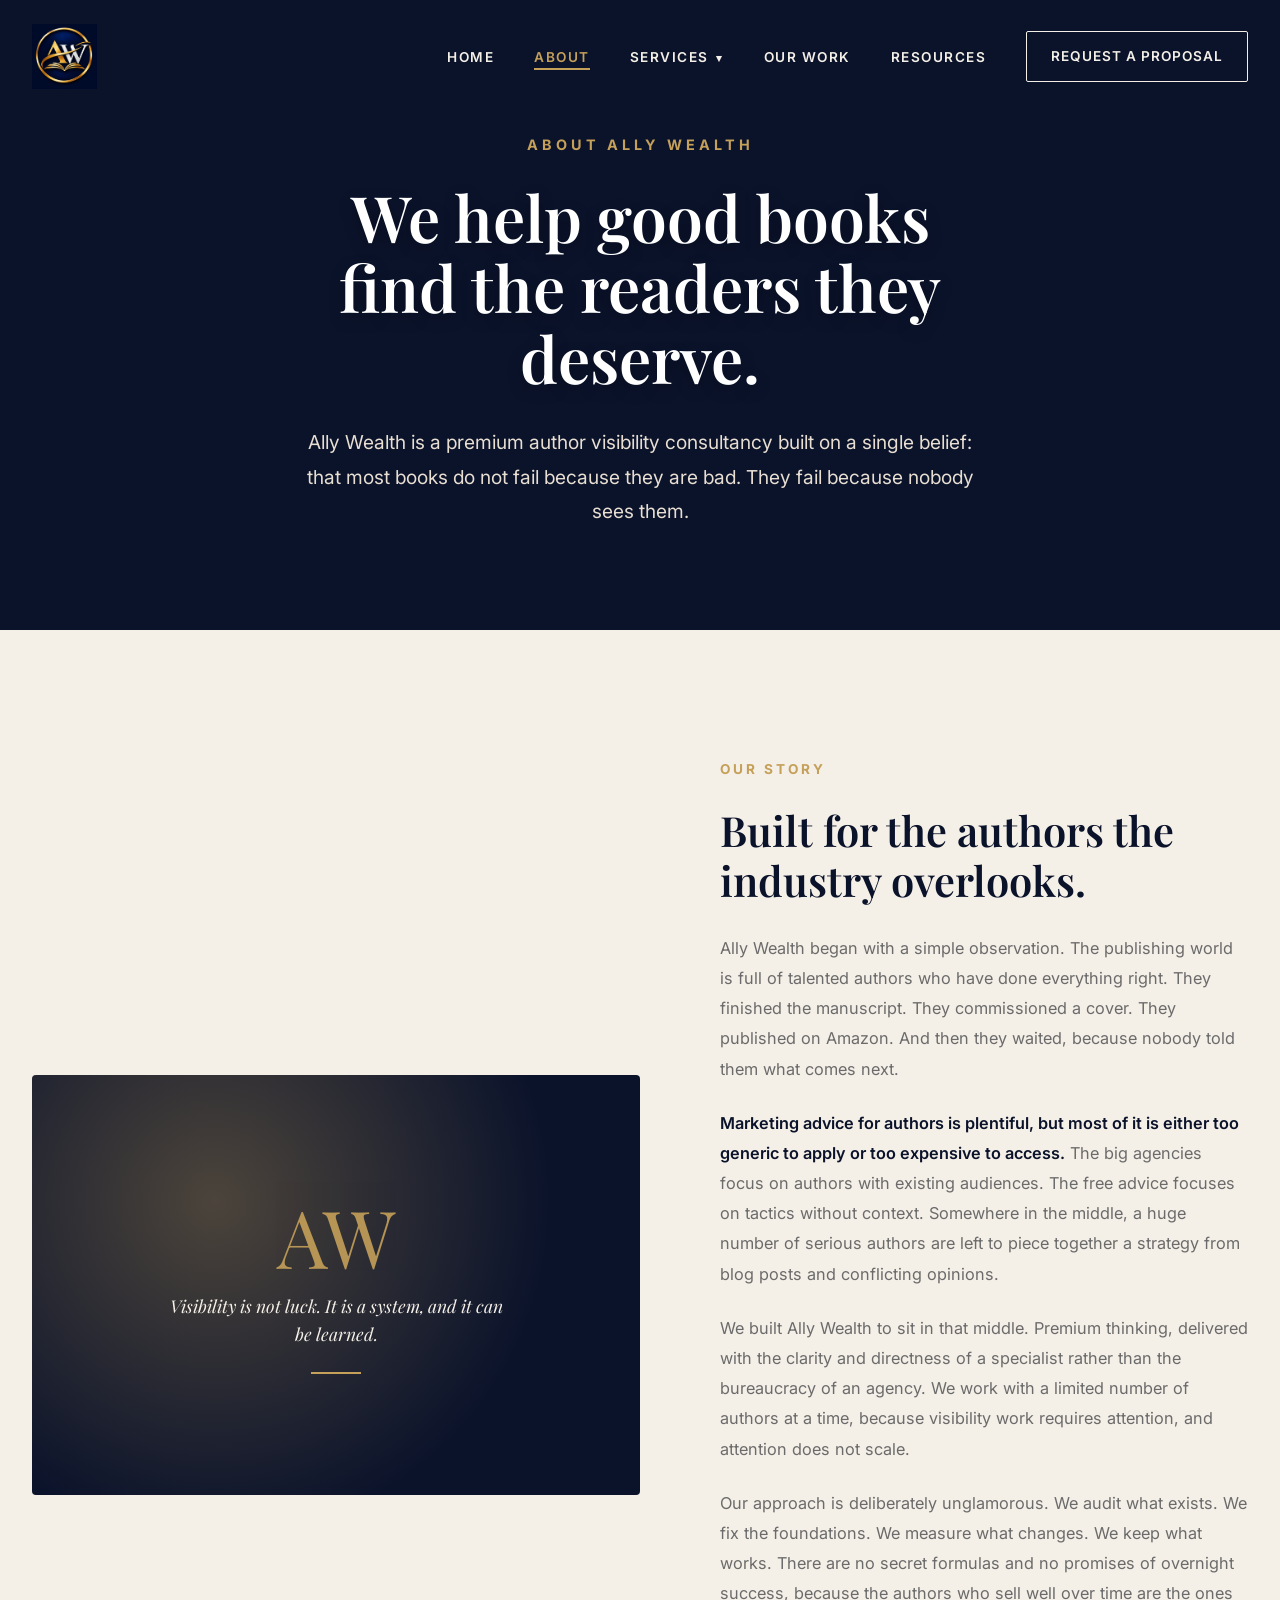
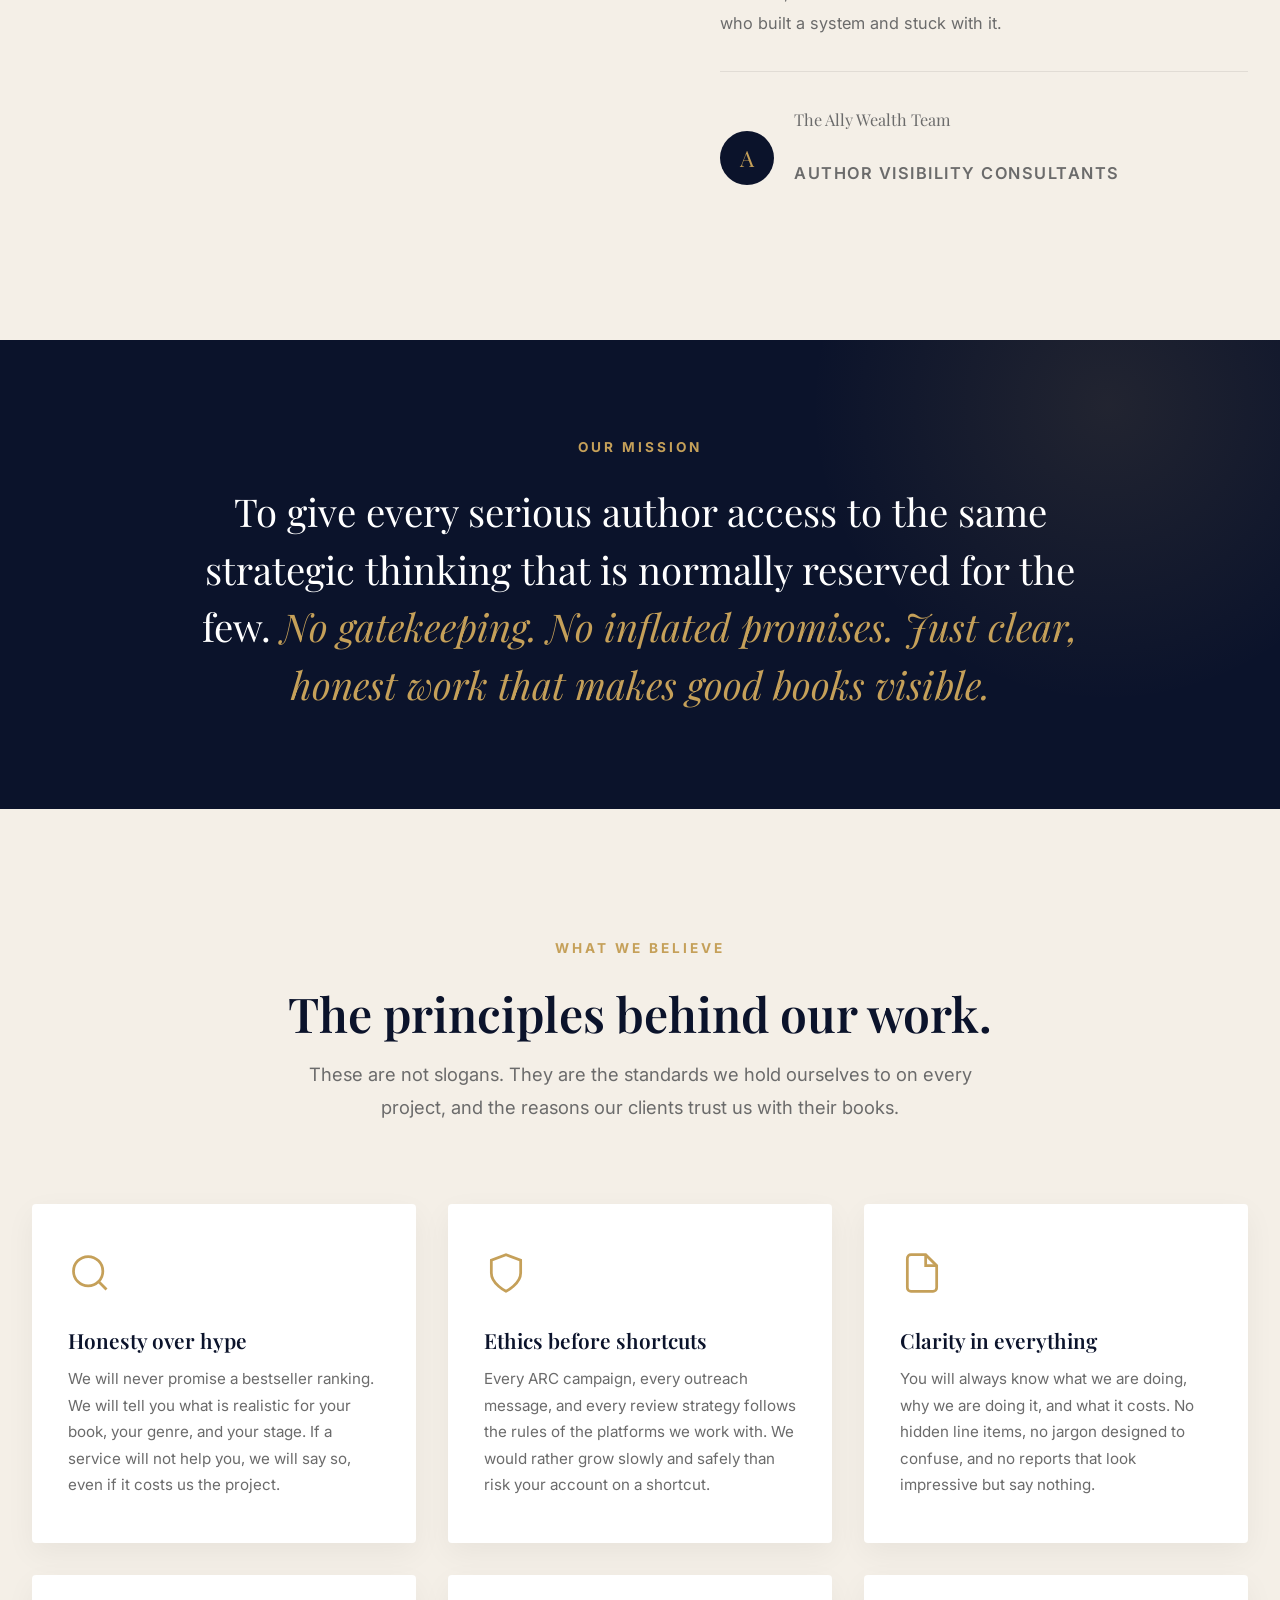
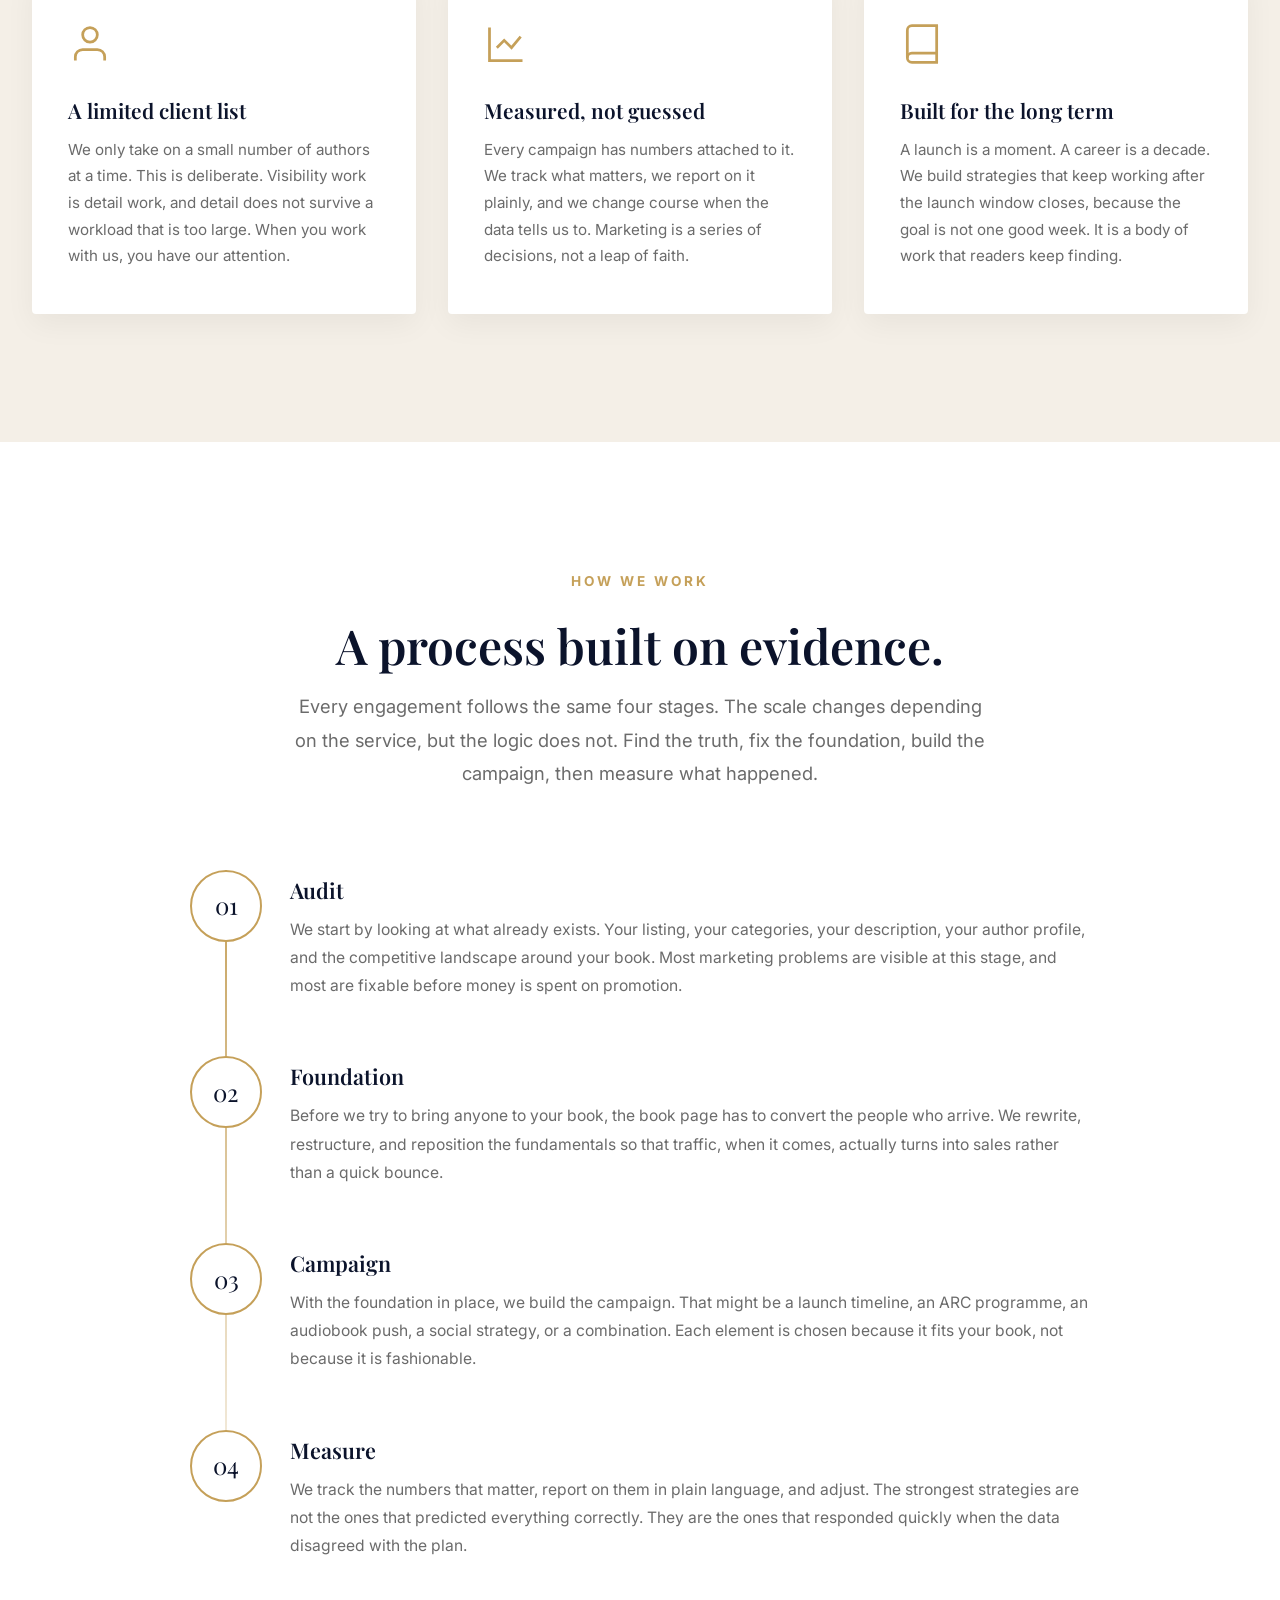
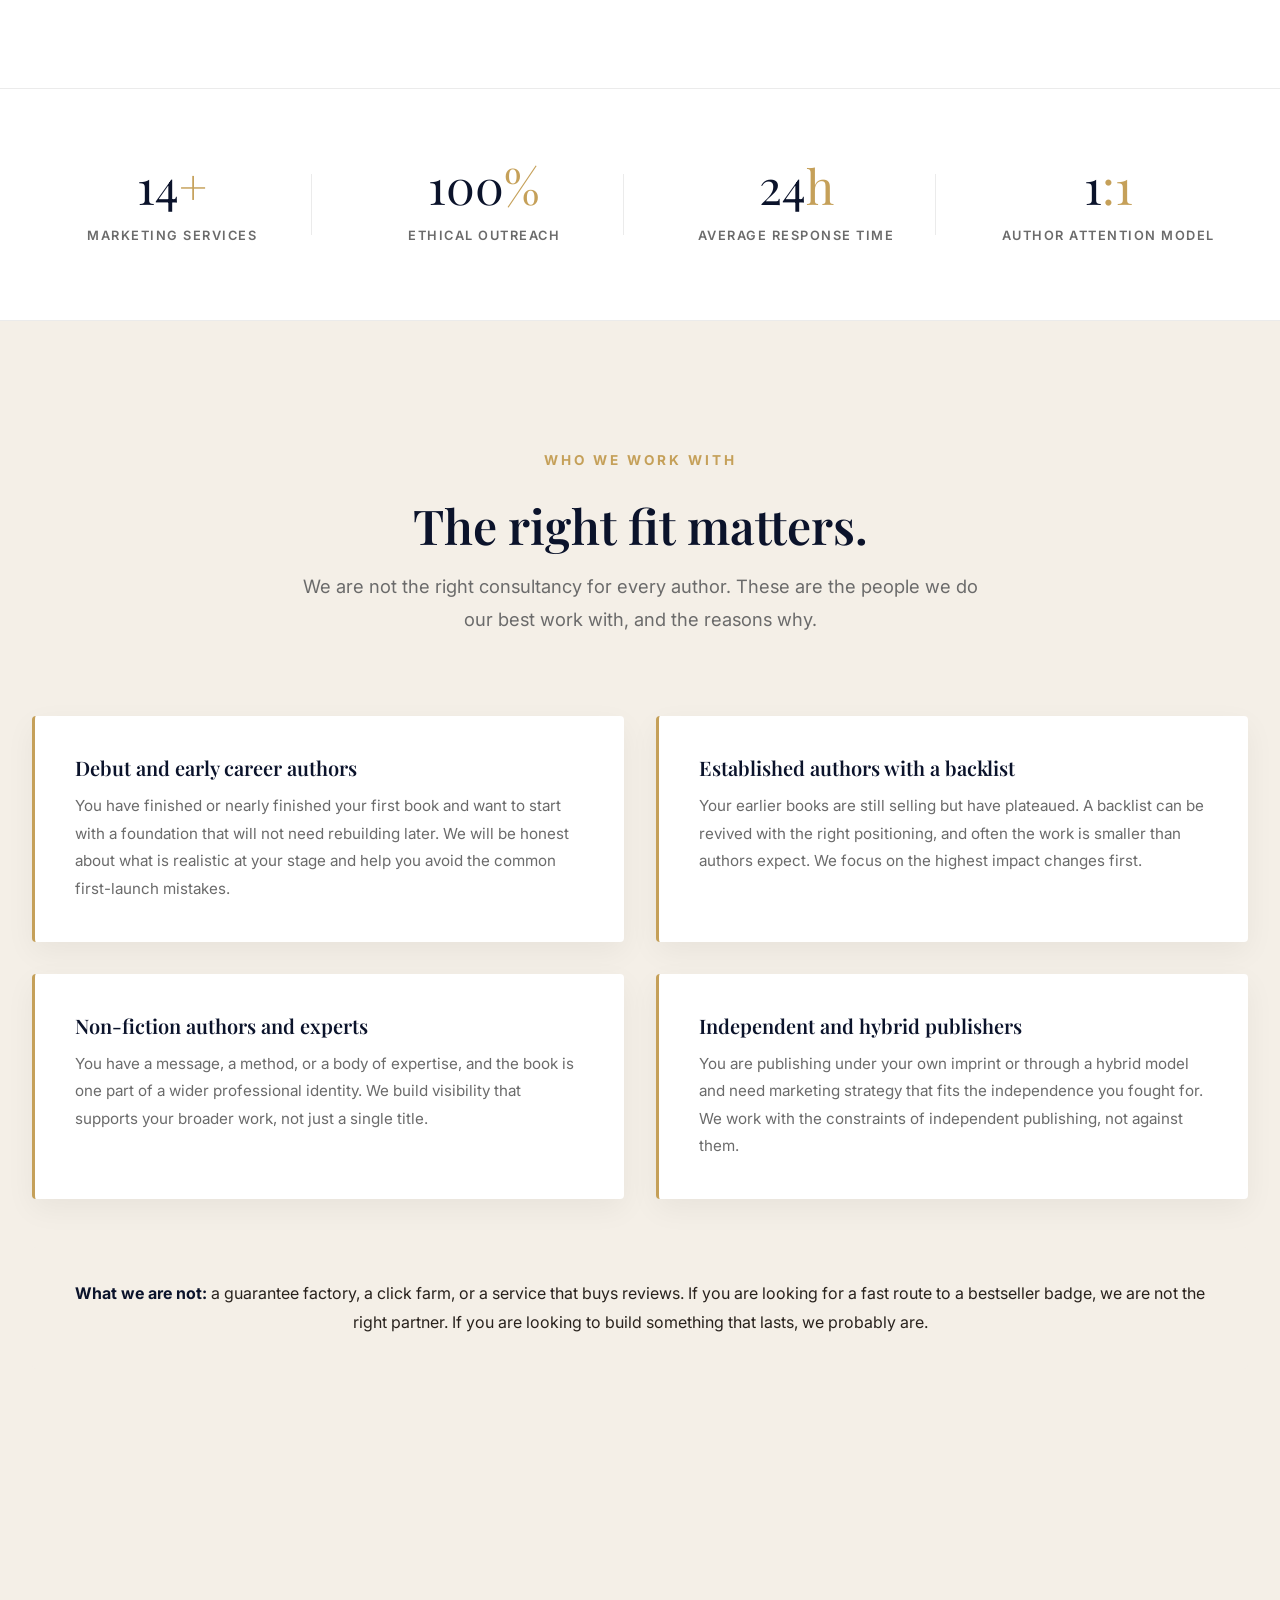
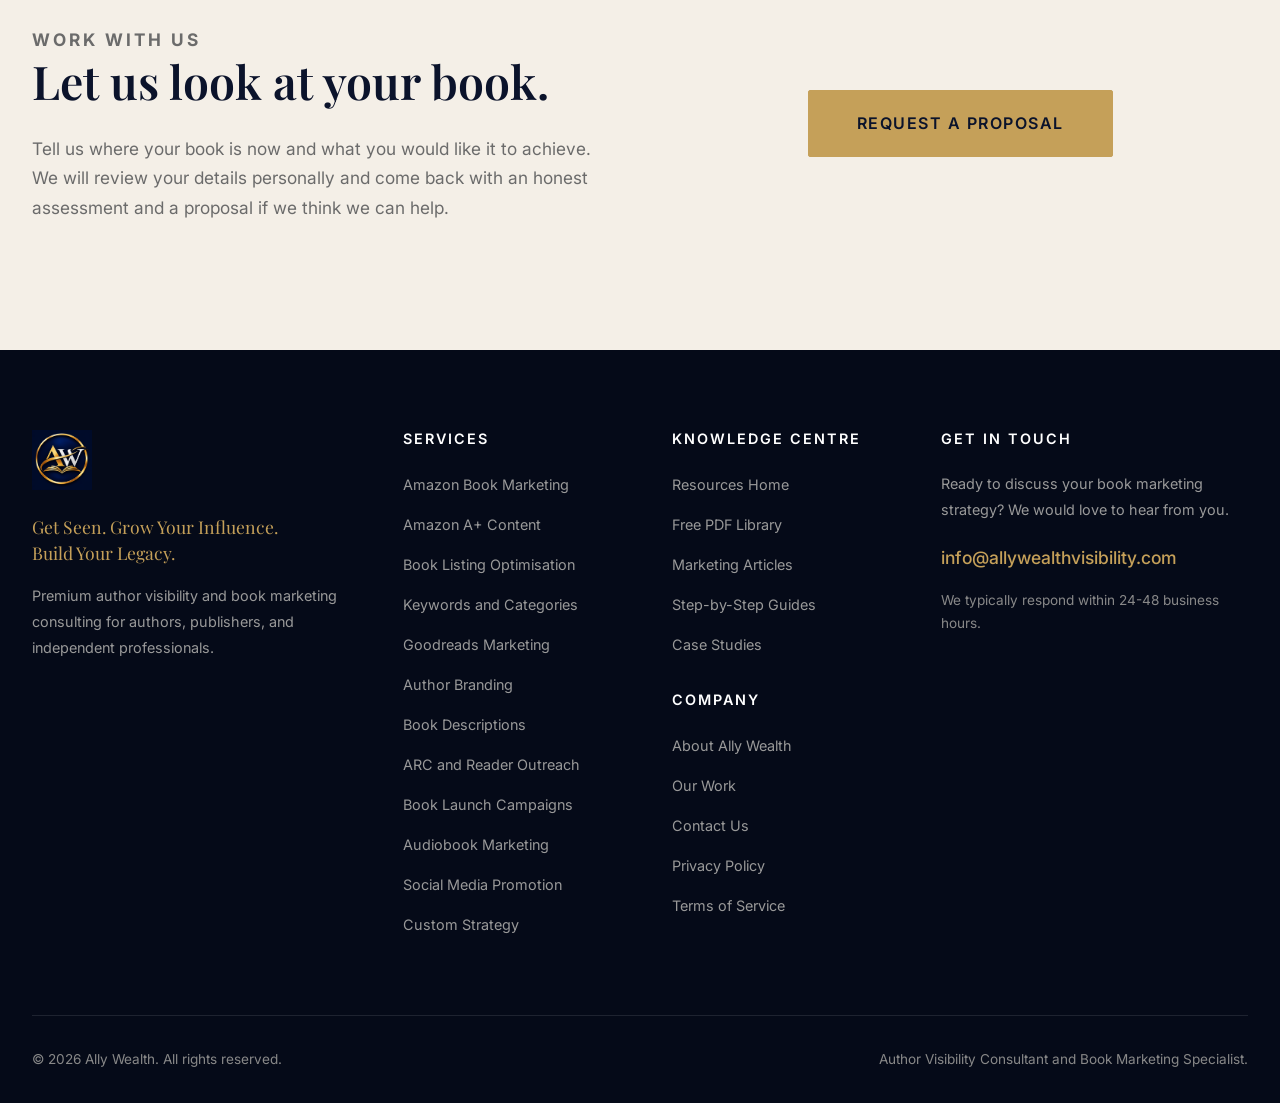
<file: about.html>
<!DOCTYPE html>
<!-- =====================================================================
     ALLY WEALTH - PREMIUM AUTHOR VISIBILITY CONSULTANT
     MASTER ABOUT PAGE - ALL-IN-ONE FILE
     =====================================================================
     This file contains all HTML, CSS, and JavaScript required for the
     about page. No external CSS or JS files are needed for this page
     to render perfectly.

     Contents:
     1. About hero
     2. Founder story and mission
     3. Core values grid
     4. Working process timeline
     5. Statistics band
     6. Who we work with section
     7. Standard CTA and footer

     Author: Ally Wealth Development Team
     Date: 2026
     ===================================================================== -->

<html lang="en">
<head>
    <!-- =================================================================
         META TAGS AND SEO OPTIMIZATION
         ================================================================= -->
    <meta charset="UTF-8">
    <meta name="viewport" content="width=device-width, initial-scale=1.0, maximum-scale=5.0">
    <meta http-equiv="X-UA-Compatible" content="IE=edge">

    <!-- Primary Meta Tags -->
    <title>About | Ally Wealth Book Marketing</title>
    <meta name="title" content="About | Ally Wealth Book Marketing">
    <meta name="description" content="Learn about Ally Wealth, a premium author visibility consultant and book marketing specialist. Our story, our values, and the process we use to help authors get seen.">
    <meta name="keywords" content="about Ally Wealth, author visibility consultant, book marketing specialist, book marketing agency, author marketing team">
    <meta name="author" content="Ally Wealth">
    <meta name="robots" content="index, follow">

    <!-- Open Graph / Facebook -->
    <meta property="og:type" content="website">
    <meta property="og:url" content="https://allywealthvisibility.com/about.html">
    <meta property="og:title" content="About | Ally Wealth Book Marketing">
    <meta property="og:description" content="Our story, our values, and the process we use to help authors get seen.">
    <meta property="og:image" content="images/banner.jpg">

    <!-- Twitter -->
    <meta property="twitter:card" content="summary_large_image">
    <meta property="twitter:url" content="https://allywealthvisibility.com/about.html">
    <meta property="twitter:title" content="About | Ally Wealth Book Marketing">
    <meta property="twitter:description" content="Our story, our values, and the process we use to help authors get seen.">
    <meta property="twitter:image" content="images/banner.jpg">

    <!-- Favicon -->
    <link rel="icon" type="image/png" href="images/favicon.png">
    <link rel="apple-touch-icon" href="images/favicon.png">

    <!-- Google Fonts -->
    <link rel="preconnect" href="https://fonts.googleapis.com">
    <link rel="preconnect" href="https://fonts.gstatic.com" crossorigin>
    <link href="https://fonts.googleapis.com/css2?family=Inter:wght@300;400;500;600;700;800&family=Playfair+Display:ital,wght@0,400;0,600;0,700;0,800;1,400&display=swap" rel="stylesheet">

    <!-- =================================================================
         EMBEDDED CSS STYLESHEET
         ================================================================= -->
    <style>
        /* =============================================================
           1. CSS VARIABLES AND ROOT DEFINITIONS
           ============================================================= */
        :root {
            --navy: #0B132B;
            --gold: #C5A059;
            --ivory: #F4EFE7;
            --charcoal: #28221D;
            --white: #FFFFFF;
            --light-gray: #E8DFD2;
            --dark-gray: #1A1A1A;
            --muted-text: #6B6B6B;
            --border-color: rgba(0, 0, 0, 0.08);
            --gold-transparent: rgba(197, 160, 89, 0.2);
            --font-heading: 'Playfair Display', serif;
            --font-body: 'Inter', sans-serif;
            --transition-smooth: all 0.4s cubic-bezier(0.25, 0.46, 0.45, 0.94);
            --transition-fast: all 0.2s ease-in-out;
            --shadow-subtle: 0 10px 30px rgba(0, 0, 0, 0.05);
            --shadow-hover: 0 20px 40px rgba(0, 0, 0, 0.1);
            --container-width: 1280px;
            --container-padding: 2rem;
            --section-padding: 8rem 0;
        }

        /* =============================================================
           2. GLOBAL RESET AND BASE STYLES
           ============================================================= */
        * {
            margin: 0;
            padding: 0;
            box-sizing: border-box;
        }

        html {
            scroll-behavior: smooth;
            font-size: 16px;
            -webkit-text-size-adjust: 100%;
        }

        body {
            font-family: var(--font-body);
            background-color: var(--ivory);
            color: var(--charcoal);
            line-height: 1.7;
            overflow-x: hidden;
            -webkit-font-smoothing: antialiased;
            -moz-osx-font-smoothing: grayscale;
        }

        h1, h2, h3, h4, h5, h6 {
            font-family: var(--font-heading);
            font-weight: 600;
            color: var(--navy);
            line-height: 1.2;
            margin-bottom: 1rem;
        }

        h1 { font-size: clamp(2.5rem, 5vw, 4.5rem); }
        h2 { font-size: clamp(2rem, 4vw, 3rem); }
        h3 { font-size: clamp(1.3rem, 2.5vw, 1.8rem); }
        h4 { font-size: clamp(1.1rem, 2vw, 1.4rem); }

        p {
            margin-bottom: 1.5rem;
            font-size: 1.05rem;
            color: var(--charcoal);
        }

        a {
            text-decoration: none;
            color: inherit;
            transition: var(--transition-fast);
        }

        ul, ol {
            list-style: none;
            margin-bottom: 1.5rem;
        }

        img {
            max-width: 100%;
            height: auto;
            display: block;
            object-fit: cover;
        }

        button, input, select, textarea {
            font-family: inherit;
            font-size: inherit;
            outline: none;
            border: none;
            background: none;
        }

        button { cursor: pointer; }

        /* =============================================================
           3. UTILITY AND LAYOUT CLASSES
           ============================================================= */
        .container {
            max-width: var(--container-width);
            margin: 0 auto;
            padding: 0 var(--container-padding);
            width: 100%;
        }

        .section {
            padding: var(--section-padding);
            position: relative;
        }

        .section-header {
            text-align: center;
            max-width: 800px;
            margin: 0 auto 5rem;
        }

        .section-label {
            color: var(--gold);
            font-size: 0.85rem;
            font-weight: 700;
            letter-spacing: 3px;
            text-transform: uppercase;
            margin-bottom: 1.5rem;
            display: block;
        }

        .section-intro {
            font-size: 1.15rem;
            color: var(--muted-text);
            line-height: 1.8;
            max-width: 700px;
            margin: 0 auto;
        }

        .flex-between {
            display: flex;
            justify-content: space-between;
            align-items: center;
        }

        .flex-row {
            display: flex;
            flex-direction: row;
            align-items: center;
            gap: 5rem;
        }

        .flex-row.reverse {
            flex-direction: row-reverse;
        }

        .mt-2 { margin-top: 2rem; }
        .mt-3 { margin-top: 3rem; }

        .bg-white { background-color: var(--white); }
        .bg-ivory { background-color: var(--ivory); }
        .bg-navy { background-color: var(--navy); }

        .is-hidden { display: none !important; }

        /* =============================================================
           4. BUTTONS
           ============================================================= */
        .btn-primary,
        .btn-secondary {
            display: inline-block;
            padding: 1rem 2.5rem;
            font-size: 0.9rem;
            font-weight: 600;
            text-transform: uppercase;
            letter-spacing: 1.5px;
            border-radius: 2px;
            cursor: pointer;
            transition: var(--transition-smooth);
            text-align: center;
            border: 1px solid transparent;
        }

        .btn-primary {
            background-color: var(--gold);
            color: var(--navy);
            border-color: var(--gold);
        }

        .btn-primary:hover {
            background-color: transparent;
            color: var(--gold);
        }

        .btn-secondary {
            background-color: transparent;
            color: var(--navy);
            border-color: var(--navy);
        }

        .btn-secondary:hover {
            background-color: var(--navy);
            color: var(--ivory);
        }

        .btn-light {
            background-color: transparent;
            color: var(--ivory);
            border-color: rgba(244, 239, 231, 0.5);
        }

        .btn-light:hover {
            background-color: var(--ivory);
            color: var(--navy);
            border-color: var(--ivory);
        }

        .btn-large {
            padding: 1.2rem 3rem;
            font-size: 1rem;
        }

        .btn-small {
            padding: 0.6rem 1.5rem;
            font-size: 0.8rem;
        }

        /* =============================================================
           5. PRELOADER
           ============================================================= */
        #preloader {
            position: fixed;
            top: 0;
            left: 0;
            width: 100%;
            height: 100%;
            background-color: var(--navy);
            display: flex;
            justify-content: center;
            align-items: center;
            z-index: 9999;
            transition: opacity 0.6s ease;
        }

        #preloader.hidden {
            opacity: 0;
            pointer-events: none;
        }

        .loader-content { text-align: center; }

        .loader-svg {
            width: 80px;
            height: 80px;
            margin-bottom: 1rem;
        }

        .circle-anim {
            stroke-dasharray: 250;
            stroke-dashoffset: 250;
            animation: drawCircle 1.5s ease forwards infinite;
            transform-origin: center;
        }

        @keyframes drawCircle {
            0% { stroke-dashoffset: 250; transform: rotate(0deg); }
            50% { stroke-dashoffset: 0; transform: rotate(180deg); }
            100% { stroke-dashoffset: -250; transform: rotate(360deg); }
        }

        .loader-text {
            color: var(--gold);
            font-family: var(--font-heading);
            letter-spacing: 4px;
            font-size: 1.2rem;
            animation: pulseText 1.5s ease infinite;
        }

        .loader-subtext {
            color: var(--light-gray);
            font-size: 0.8rem;
            margin-top: 0.5rem;
            letter-spacing: 1px;
        }

        @keyframes pulseText {
            0%, 100% { opacity: 0.5; }
            50% { opacity: 1; }
        }

        /* =============================================================
           6. NAVIGATION
           ============================================================= */
        .navbar {
            position: fixed;
            top: 0;
            left: 0;
            width: 100%;
            padding: 1.5rem 0;
            background-color: transparent;
            z-index: 1000;
            transition: var(--transition-smooth);
        }

        .navbar.scrolled {
            background-color: rgba(244, 239, 231, 0.95);
            backdrop-filter: blur(10px);
            -webkit-backdrop-filter: blur(10px);
            padding: 1rem 0;
            box-shadow: 0 4px 20px rgba(0, 0, 0, 0.05);
        }

        .nav-container {
            max-width: var(--container-width);
            margin: 0 auto;
            padding: 0 var(--container-padding);
            display: flex;
            justify-content: space-between;
            align-items: center;
        }

        .logo-link {
            display: flex;
            align-items: center;
            z-index: 1001;
        }

        .logo-img {
            height: 65px;
            width: auto;
            transition: var(--transition-fast);
        }

        .navbar.scrolled .logo-img { height: 50px; }

        .nav-links {
            display: flex;
            align-items: center;
            gap: 2.5rem;
            margin-bottom: 0;
        }

        .nav-link {
            font-size: 0.85rem;
            font-weight: 600;
            text-transform: uppercase;
            letter-spacing: 1.5px;
            color: var(--ivory);
            position: relative;
            padding-bottom: 5px;
            transition: var(--transition-fast);
        }

        .navbar.scrolled .nav-link { color: var(--navy); }

        .nav-link::after {
            content: '';
            position: absolute;
            bottom: 0;
            left: 0;
            width: 0;
            height: 2px;
            background-color: var(--gold);
            transition: var(--transition-fast);
        }

        .nav-link:hover::after,
        .nav-link.active::after { width: 100%; }

        .nav-link:hover,
        .nav-link.active { color: var(--gold) !important; }

        .btn-primary.nav-btn {
            background-color: var(--gold);
            color: var(--navy);
            padding: 0.8rem 1.5rem;
            border: 1px solid var(--gold);
            font-weight: 600;
            text-transform: uppercase;
            letter-spacing: 1px;
            font-size: 0.85rem !important;
            border-radius: 2px;
        }

        .btn-primary.nav-btn:hover {
            background-color: transparent;
            color: var(--gold);
        }

        .navbar:not(.scrolled) .btn-primary.nav-btn {
            background-color: transparent;
            color: var(--ivory);
            border-color: var(--ivory);
        }

        .navbar:not(.scrolled) .btn-primary.nav-btn:hover {
            background-color: var(--ivory);
            color: var(--navy);
        }

        .dropdown { position: relative; }
        .arrow { font-size: 0.7rem; margin-left: 3px; display: inline-block; transition: transform 0.3s ease; }
        .dropdown:hover .arrow { transform: rotate(180deg); }

        .mega-menu {
            position: absolute;
            top: 100%;
            left: -150px;
            background-color: var(--white);
            width: 800px;
            box-shadow: var(--shadow-hover);
            border-top: 3px solid var(--gold);
            padding: 2.5rem;
            opacity: 0;
            visibility: hidden;
            transform: translateY(10px);
            transition: var(--transition-smooth);
            z-index: 100;
        }

        .dropdown:hover .mega-menu {
            opacity: 1;
            visibility: visible;
            transform: translateY(0);
        }

        .mega-menu-inner {
            display: grid;
            grid-template-columns: 1fr 1fr 1fr 1.2fr;
            gap: 2rem;
        }

        .mega-col h4 {
            font-family: var(--font-body);
            font-size: 0.9rem;
            text-transform: uppercase;
            letter-spacing: 1px;
            margin-bottom: 1.5rem;
            color: var(--navy);
            border-bottom: 1px solid var(--border-color);
            padding-bottom: 0.5rem;
        }

        .mega-col ul li { margin-bottom: 0.8rem; }
        .mega-col ul li a {
            font-size: 0.85rem;
            color: var(--muted-text);
            text-transform: none;
            letter-spacing: 0;
            display: block;
            transition: var(--transition-fast);
        }

        .mega-col ul li a:hover {
            color: var(--gold);
            padding-left: 5px;
        }

        .highlight-col {
            background-color: var(--ivory);
            padding: 1.5rem;
            border-radius: 4px;
        }

        .highlight-col p {
            font-size: 0.9rem;
            color: var(--muted-text);
            margin-bottom: 1.5rem;
            line-height: 1.5;
        }

        .mobile-menu-btn {
            display: none;
            cursor: pointer;
            flex-direction: column;
            gap: 6px;
            z-index: 1001;
            padding: 5px;
        }

        .bar {
            width: 28px;
            height: 2px;
            background-color: var(--ivory);
            transition: var(--transition-fast);
            display: block;
        }

        .navbar.scrolled .bar { background-color: var(--navy); }

        /* =============================================================
           7. INNER PAGE HERO
           ============================================================= */
        .hero-inner {
            position: relative;
            height: 70vh;
            min-height: 600px;
            display: flex;
            align-items: center;
            justify-content: center;
            text-align: center;
            background-color: var(--navy);
            overflow: hidden;
            padding-top: 80px;
        }

        .hero-overlay {
            position: absolute;
            top: 0;
            left: 0;
            width: 100%;
            height: 100%;
            background: linear-gradient(to bottom, rgba(11,19,43,0.85) 0%, rgba(11,19,43,0.6) 50%, rgba(11,19,43,0.95) 100%);
            z-index: 2;
        }

        .hero-content {
            position: relative;
            z-index: 3;
            max-width: 900px;
        }

        .hero-subtitle {
            color: var(--gold);
            font-size: 0.9rem;
            font-weight: 700;
            letter-spacing: 4px;
            margin-bottom: 1.5rem;
            text-transform: uppercase;
        }

        .hero-title {
            color: var(--white);
            font-size: clamp(2.5rem, 5vw, 4rem);
            line-height: 1.1;
            margin-bottom: 2rem;
            text-shadow: 0 5px 15px rgba(0,0,0,0.3);
        }

        .hero-description {
            color: var(--light-gray);
            font-size: 1.2rem;
            max-width: 700px;
            margin: 0 auto 3rem;
            line-height: 1.8;
        }

        /* =============================================================
           8. STORY SECTION
           ============================================================= */
        .story-visual {
            flex: 1;
            position: relative;
            display: flex;
            justify-content: center;
            align-items: center;
            background-color: var(--navy);
            padding: 4rem;
            border-radius: 4px;
            min-height: 420px;
            overflow: hidden;
        }

        .story-visual::before {
            content: '';
            position: absolute;
            top: 0;
            left: 0;
            width: 100%;
            height: 100%;
            background: radial-gradient(circle at 30% 30%, rgba(197,160,89,0.35) 0%, transparent 65%);
        }

        .story-visual-inner {
            position: relative;
            z-index: 2;
            text-align: center;
        }

        .story-mark {
            font-family: var(--font-heading);
            font-size: 5rem;
            color: var(--gold);
            line-height: 1;
            margin-bottom: 1rem;
            opacity: 0.9;
        }

        .story-caption {
            color: var(--ivory);
            font-family: var(--font-heading);
            font-size: 1.1rem;
            font-style: italic;
            line-height: 1.6;
            max-width: 340px;
            margin: 0 auto;
        }

        .story-caption-rule {
            width: 50px;
            height: 2px;
            background-color: var(--gold);
            margin: 1.5rem auto 0;
        }

        .story-content {
            flex: 1.1;
        }

        .story-content h2 {
            font-size: 2.6rem;
            margin-bottom: 1.75rem;
        }

        .story-content p {
            font-size: 1.02rem;
            color: var(--muted-text);
            line-height: 1.85;
            margin-bottom: 1.5rem;
        }

        .story-content p strong {
            color: var(--navy);
            font-weight: 600;
        }

        .story-signature {
            margin-top: 2rem;
            padding-top: 2rem;
            border-top: 1px solid var(--border-color);
            display: flex;
            align-items: center;
            gap: 1.25rem;
        }

        .signature-avatar {
            width: 54px;
            height: 54px;
            border-radius: 50%;
            background-color: var(--navy);
            color: var(--gold);
            display: flex;
            align-items: center;
            justify-content: center;
            font-family: var(--font-heading);
            font-size: 1.4rem;
            flex-shrink: 0;
        }

        .signature-name {
            font-family: var(--font-heading);
            font-size: 1.05rem;
            color: var(--navy);
            margin-bottom: 0.1rem;
            line-height: 1.3;
        }

        .signature-role {
            font-size: 0.78rem;
            letter-spacing: 1.5px;
            text-transform: uppercase;
            color: var(--gold);
            font-weight: 600;
        }

        /* =============================================================
           9. MISSION BAND
           ============================================================= */
        .mission-band {
            background-color: var(--navy);
            padding: 6rem 0;
            position: relative;
            overflow: hidden;
        }

        .mission-band::before {
            content: '';
            position: absolute;
            top: -50%;
            right: -10%;
            width: 600px;
            height: 600px;
            border-radius: 50%;
            background: radial-gradient(circle, rgba(197,160,89,0.12) 0%, transparent 70%);
        }

        .mission-inner {
            position: relative;
            z-index: 2;
            text-align: center;
            max-width: 900px;
            margin: 0 auto;
        }

        .mission-inner .section-label {
            color: var(--gold);
        }

        .mission-statement {
            font-family: var(--font-heading);
            font-size: clamp(1.6rem, 3vw, 2.4rem);
            color: var(--white);
            line-height: 1.5;
            font-weight: 400;
            margin-bottom: 0;
        }

        .mission-statement em {
            color: var(--gold);
            font-style: italic;
        }

        /* =============================================================
           10. VALUES GRID
           ============================================================= */
        .values-grid {
            display: grid;
            grid-template-columns: repeat(3, 1fr);
            gap: 2rem;
        }

        .value-card {
            background-color: var(--white);
            padding: 2.75rem 2.25rem;
            border-radius: 4px;
            border-top: 3px solid transparent;
            box-shadow: var(--shadow-subtle);
            transition: var(--transition-smooth);
            position: relative;
        }

        .value-card:hover {
            border-top-color: var(--gold);
            transform: translateY(-6px);
            box-shadow: var(--shadow-hover);
        }

        .value-icon {
            width: 44px;
            height: 44px;
            margin-bottom: 1.5rem;
            color: var(--gold);
        }

        .value-card h3 {
            font-size: 1.3rem;
            margin-bottom: 0.85rem;
            color: var(--navy);
        }

        .value-card p {
            font-size: 0.95rem;
            color: var(--muted-text);
            line-height: 1.75;
            margin-bottom: 0;
        }

        /* =============================================================
           11. PROCESS TIMELINE
           ============================================================= */
        .process-list {
            max-width: 900px;
            margin: 0 auto;
            position: relative;
        }

        .process-list::before {
            content: '';
            position: absolute;
            top: 0;
            left: 35px;
            width: 2px;
            height: calc(100% - 60px);
            background: linear-gradient(to bottom, var(--gold) 0%, rgba(197,160,89,0.15) 100%);
        }

        .process-item {
            position: relative;
            padding-left: 100px;
            padding-bottom: 3.5rem;
        }

        .process-item:last-child {
            padding-bottom: 0;
        }

        .process-number {
            position: absolute;
            left: 0;
            top: 0;
            width: 72px;
            height: 72px;
            border-radius: 50%;
            background-color: var(--white);
            border: 2px solid var(--gold);
            display: flex;
            align-items: center;
            justify-content: center;
            font-family: var(--font-heading);
            font-size: 1.5rem;
            color: var(--navy);
            z-index: 2;
            transition: var(--transition-smooth);
        }

        .process-item:hover .process-number {
            background-color: var(--gold);
            color: var(--navy);
            transform: scale(1.05);
        }

        .process-content {
            padding-top: 0.5rem;
        }

        .process-content h3 {
            font-size: 1.35rem;
            margin-bottom: 0.75rem;
            color: var(--navy);
        }

        .process-content p {
            font-size: 0.98rem;
            color: var(--muted-text);
            line-height: 1.8;
            margin-bottom: 0;
        }

        /* =============================================================
           12. STATS BAND
           ============================================================= */
        .stats-band {
            background-color: var(--white);
            border-top: 1px solid var(--border-color);
            border-bottom: 1px solid var(--border-color);
            padding: 4.5rem 0;
        }

        .stats-grid {
            display: grid;
            grid-template-columns: repeat(4, 1fr);
            gap: 2rem;
            text-align: center;
        }

        .stat-item {
            position: relative;
        }

        .stat-item:not(:last-child)::after {
            content: '';
            position: absolute;
            top: 15%;
            right: 0;
            width: 1px;
            height: 70%;
            background-color: var(--border-color);
        }

        .stat-number {
            display: block;
            font-family: var(--font-heading);
            font-size: clamp(2.2rem, 4vw, 3rem);
            color: var(--navy);
            line-height: 1;
            margin-bottom: 0.75rem;
        }

        .stat-number span {
            color: var(--gold);
        }

        .stat-label {
            font-size: 0.8rem;
            font-weight: 600;
            letter-spacing: 1.5px;
            text-transform: uppercase;
            color: var(--muted-text);
            line-height: 1.5;
        }

        /* =============================================================
           13. WHO WE WORK WITH
           ============================================================= */
        .audience-grid {
            display: grid;
            grid-template-columns: repeat(2, 1fr);
            gap: 2rem;
        }

        .audience-card {
            background-color: var(--white);
            padding: 2.5rem;
            border-radius: 4px;
            border-left: 3px solid var(--gold);
            box-shadow: var(--shadow-subtle);
            transition: var(--transition-smooth);
        }

        .audience-card:hover {
            box-shadow: var(--shadow-hover);
        }

        .audience-card h3 {
            font-size: 1.25rem;
            margin-bottom: 0.75rem;
            color: var(--navy);
        }

        .audience-card p {
            font-size: 0.95rem;
            color: var(--muted-text);
            line-height: 1.8;
            margin-bottom: 0;
        }

        .audience-note {
            margin-top: 3rem;
            padding: 2rem 2.5rem;
            background-color: var(--ivory);
            border-radius: 4px;
            text-align: center;
        }

        .audience-note p {
            font-size: 1rem;
            color: var(--charcoal);
            margin-bottom: 0;
            line-height: 1.8;
        }

        .audience-note p strong {
            color: var(--navy);
        }

        /* =============================================================
           14. CTA SECTION
           ============================================================= */
        .cta-section {
            background-color: var(--ivory);
            padding: 8rem 0;
        }

        .cta-container {
            display: grid;
            grid-template-columns: 1fr 1fr;
            gap: 4rem;
            align-items: center;
        }

        .cta-text h2 {
            color: var(--navy);
            font-size: 2.9rem;
            margin-bottom: 1.5rem;
        }

        .cta-text p {
            color: var(--muted-text);
            font-size: 1.08rem;
            margin-bottom: 0;
        }

        /* =============================================================
           15. FOOTER
           ============================================================= */
        .mega-footer {
            background-color: #050A18;
            color: var(--light-gray);
            padding-top: 5rem;
        }

        .footer-grid {
            display: grid;
            grid-template-columns: 1.5fr 1fr 1fr 1.5fr;
            gap: 4rem;
            padding-bottom: 4rem;
            border-bottom: 1px solid rgba(255,255,255,0.1);
        }

        .footer-logo { height: 60px; width: auto; margin-bottom: 1.5rem; }
        .footer-tagline { color: var(--gold); font-family: var(--font-heading); font-size: 1.1rem; margin-bottom: 1rem; line-height: 1.5; }
        .footer-desc { font-size: 0.9rem; color: #999; line-height: 1.8; }

        .footer-col h4 { color: var(--white); font-family: var(--font-body); font-size: 0.9rem; text-transform: uppercase; letter-spacing: 2px; margin-bottom: 1.5rem; font-weight: 600; }
        .footer-col ul { margin-bottom: 0; }
        .footer-col ul li { margin-bottom: 0.8rem; }
        .footer-col ul li a { font-size: 0.9rem; color: #999; }
        .footer-col ul li a:hover { color: var(--gold); padding-left: 5px; }

        .footer-email { display: inline-block; color: var(--gold); font-size: 1.1rem; font-weight: 500; margin-bottom: 1rem; }
        .footer-email:hover { text-decoration: underline; }
        .footer-response { font-size: 0.85rem; color: #888; margin-bottom: 2rem; }
        .footer-contact-text { font-size: 0.9rem; color: #999; line-height: 1.8; margin-bottom: 1.25rem; }

        .footer-bottom { padding: 2rem 0; display: flex; justify-content: space-between; align-items: center; font-size: 0.85rem; color: #888; }
        .footer-bottom p { margin-bottom: 0; color: #888; font-size: 0.85rem; }

        /* =============================================================
           16. ANIMATIONS (SCROLL REVEAL)
           ============================================================= */
        .fade-in-up { opacity: 0; transform: translateY(40px); transition: opacity 0.8s ease, transform 0.8s ease; }
        .fade-in-up.visible { opacity: 1; transform: translateY(0); }
        .fade-in-left { opacity: 0; transform: translateX(-40px); transition: opacity 0.8s ease, transform 0.8s ease; }
        .fade-in-left.visible { opacity: 1; transform: translateX(0); }
        .fade-in-right { opacity: 0; transform: translateX(40px); transition: opacity 0.8s ease, transform 0.8s ease; }
        .fade-in-right.visible { opacity: 1; transform: translateX(0); }
        .delay-1 { transition-delay: 0.1s; }
        .delay-2 { transition-delay: 0.2s; }
        .delay-3 { transition-delay: 0.3s; }
        .delay-4 { transition-delay: 0.4s; }

        /* =============================================================
           17. RESPONSIVE DESIGN
           ============================================================= */
        @media (max-width: 1200px) {
            .container { padding: 0 1.5rem; }
            .mega-menu { width: 600px; left: -100px; }
            .mega-menu-inner { grid-template-columns: 1fr 1fr; }
            .cta-container { gap: 3rem; }
            .footer-grid { grid-template-columns: 1fr 1fr; gap: 3rem; }
            .values-grid { grid-template-columns: repeat(2, 1fr); }
        }

        @media (max-width: 1024px) {
            .section { padding: 6rem 0; }
            .flex-row { flex-direction: column; gap: 3rem; }
            .flex-row.reverse { flex-direction: column; }
            .cta-container { grid-template-columns: 1fr; }
            .hero-title { font-size: 3.5rem; }
            .story-visual { width: 100%; min-height: 340px; }
            .story-content h2 { font-size: 2.2rem; }
            .stats-grid { grid-template-columns: repeat(2, 1fr); gap: 3rem 2rem; }
            .stat-item:nth-child(2)::after { display: none; }
            .audience-grid { grid-template-columns: 1fr; }
        }

        @media (max-width: 768px) {
            .mobile-menu-btn { display: flex; }
            .nav-links {
                position: fixed; top: 0; right: -100%; width: 85%; height: 100vh;
                background-color: var(--navy); flex-direction: column;
                justify-content: flex-start; padding: 8rem 2rem 2rem;
                transition: var(--transition-smooth); box-shadow: -10px 0 30px rgba(0,0,0,0.5);
                z-index: 999; overflow-y: auto; gap: 1.5rem;
            }
            .nav-links.active { right: 0; }
            .nav-link { color: var(--white) !important; font-size: 1.1rem; margin: 0; display: block; width: 100%; }
            .nav-link::after { display: none; }
            .mega-menu { position: static; background-color: transparent; box-shadow: none; border-top: none; opacity: 1; visibility: visible; transform: none; width: 100%; padding: 0; display: none; }
            .dropdown.active .mega-menu { display: block; }
            .mega-menu-inner { grid-template-columns: 1fr; gap: 1.5rem; }
            .mega-col h4 { color: var(--gold); border-bottom: 1px solid rgba(255,255,255,0.1); margin-bottom: 1rem; }
            .mega-col ul li a { color: var(--light-gray); padding: 0.3rem 0; }
            .highlight-col { display: none; }
            .mobile-menu-btn.active .bar:nth-child(1) { transform: translateY(8px) rotate(45deg); background-color: var(--white) !important; }
            .mobile-menu-btn.active .bar:nth-child(2) { opacity: 0; }
            .mobile-menu-btn.active .bar:nth-child(3) { transform: translateY(-8px) rotate(-45deg); background-color: var(--white) !important; }
            .btn-primary.nav-btn { width: 100%; text-align: center; margin-top: 1rem; }
            .hero-inner { min-height: 50vh; height: auto; }
            .hero-title { font-size: 2.5rem; }
            .hero-description { font-size: 1rem; }
            .section-header h2 { font-size: 2rem; }
            .section-intro { font-size: 1rem; }
            .footer-grid { grid-template-columns: 1fr; gap: 2rem; }
            .footer-bottom { flex-direction: column; text-align: center; gap: 1rem; }
            .values-grid { grid-template-columns: 1fr; }
            .process-list::before { left: 26px; }
            .process-item { padding-left: 72px; padding-bottom: 2.5rem; }
            .process-number { width: 54px; height: 54px; font-size: 1.2rem; }
            .stats-grid { grid-template-columns: 1fr; gap: 2.5rem; }
            .stat-item:not(:last-child)::after { display: none; }
            .cta-text h2 { font-size: 2.2rem; }
            .mission-band { padding: 4.5rem 0; }
            .audience-card { padding: 2rem; }
        }

        @media (max-width: 480px) {
            .container { padding: 0 1rem; }
            .section { padding: 4rem 0; }
            .hero-title { font-size: 2rem; }
            .btn-primary, .btn-secondary, .btn-light { padding: 0.8rem 1.5rem; font-size: 0.85rem; }
            .story-visual { padding: 2.5rem; }
            .story-mark { font-size: 3.5rem; }
        }
    </style>
</head>
<body>

    <!-- =================================================================
         PRELOADER
         ================================================================= -->
    <div id="preloader">
        <div class="loader-content">
            <svg class="loader-svg" viewBox="0 0 100 100">
                <circle cx="50" cy="50" r="40" stroke="#C5A059" stroke-width="2" fill="none" class="circle-anim"></circle>
            </svg>
            <h2 class="loader-text">ALLY WEALTH</h2>
            <p class="loader-subtext">Loading about...</p>
        </div>
    </div>

    <!-- =================================================================
         GLOBAL NAVIGATION
         ================================================================= -->
    <nav class="navbar" id="navbar">
        <div class="nav-container">

            <a href="index.html" class="logo-link" aria-label="Ally Wealth Home">
                <img src="images/favicon.png" alt="Ally Wealth Logo" class="logo-img">
            </a>

            <div class="mobile-menu-btn" id="mobile-menu-btn" aria-label="Toggle Menu" role="button" tabindex="0">
                <span class="bar"></span>
                <span class="bar"></span>
                <span class="bar"></span>
            </div>

            <ul class="nav-links" id="nav-links">
                <li><a href="index.html" class="nav-link">Home</a></li>
                <li><a href="about.html" class="nav-link active">About</a></li>

                <li class="dropdown mega-dropdown">
                    <a href="services.html" class="nav-link">Services <span class="arrow">&#9662;</span></a>
                    <div class="mega-menu">
                        <div class="mega-menu-inner">
                            <div class="mega-col">
                                <h4>Amazon Optimization</h4>
                                <ul>
                                    <li><a href="services.html#amazon">Amazon Book Marketing</a></li>
                                    <li><a href="services.html#aplus">Amazon A+ Content</a></li>
                                    <li><a href="services.html#listing">Book Listing Optimisation</a></li>
                                    <li><a href="services.html#keywords">Keywords and Categories</a></li>
                                </ul>
                            </div>
                            <div class="mega-col">
                                <h4>Reader Engagement</h4>
                                <ul>
                                    <li><a href="services.html#goodreads">Goodreads Marketing</a></li>
                                    <li><a href="services.html#arc">ARC and Reader Outreach</a></li>
                                    <li><a href="services.html#social">Social Media Promotion</a></li>
                                    <li><a href="services.html#audiobook">Audiobook Marketing</a></li>
                                </ul>
                            </div>
                            <div class="mega-col">
                                <h4>Author and Launch</h4>
                                <ul>
                                    <li><a href="services.html#branding">Author Branding</a></li>
                                    <li><a href="services.html#descriptions">Book Descriptions</a></li>
                                    <li><a href="services.html#launch">Book Launch Campaigns</a></li>
                                    <li><a href="services.html#custom">Custom Book Strategy</a></li>
                                </ul>
                            </div>
                            <div class="mega-col highlight-col">
                                <h4>Need Guidance?</h4>
                                <p>Not sure which service fits your book? Let's discuss your goals.</p>
                                <a href="contact.html" class="btn-primary btn-small">Get a Proposal</a>
                            </div>
                        </div>
                    </div>
                </li>

                <li><a href="work.html" class="nav-link">Our Work</a></li>
                <li><a href="resources.html" class="nav-link">Resources</a></li>
                <li><a href="contact.html" class="btn-primary nav-btn">Request a Proposal</a></li>
            </ul>
        </div>
    </nav>

    <!-- =================================================================
         INNER PAGE HERO
         ================================================================= -->
    <header class="hero-inner">
        <div class="hero-overlay"></div>
        <div class="container hero-content">
            <p class="hero-subtitle fade-in-up">ABOUT ALLY WEALTH</p>
            <h1 class="hero-title fade-in-up delay-1">
                We help good books<br>find the readers they deserve.
            </h1>
            <p class="hero-description fade-in-up delay-2">
                Ally Wealth is a premium author visibility consultancy built on a single belief: that most books do not fail because they are bad. They fail because nobody sees them.
            </p>
        </div>
    </header>

    <!-- =================================================================
         STORY SECTION
         ================================================================= -->
    <section class="section bg-ivory">
        <div class="container">
            <div class="flex-row">

                <div class="story-visual fade-in-left">
                    <div class="story-visual-inner">
                        <p class="story-mark">AW</p>
                        <p class="story-caption">Visibility is not luck. It is a system, and it can be learned.</p>
                        <div class="story-caption-rule"></div>
                    </div>
                </div>

                <div class="story-content fade-in-right">
                    <span class="section-label">OUR STORY</span>
                    <h2>Built for the authors the industry overlooks.</h2>
                    <p>
                        Ally Wealth began with a simple observation. The publishing world is full of talented authors who have done everything right. They finished the manuscript. They commissioned a cover. They published on Amazon. And then they waited, because nobody told them what comes next.
                    </p>
                    <p>
                        <strong>Marketing advice for authors is plentiful, but most of it is either too generic to apply or too expensive to access.</strong> The big agencies focus on authors with existing audiences. The free advice focuses on tactics without context. Somewhere in the middle, a huge number of serious authors are left to piece together a strategy from blog posts and conflicting opinions.
                    </p>
                    <p>
                        We built Ally Wealth to sit in that middle. Premium thinking, delivered with the clarity and directness of a specialist rather than the bureaucracy of an agency. We work with a limited number of authors at a time, because visibility work requires attention, and attention does not scale.
                    </p>
                    <p>
                        Our approach is deliberately unglamorous. We audit what exists. We fix the foundations. We measure what changes. We keep what works. There are no secret formulas and no promises of overnight success, because the authors who sell well over time are the ones who built a system and stuck with it.
                    </p>

                    <div class="story-signature">
                        <div class="signature-avatar" aria-hidden="true">A</div>
                        <div>
                            <p class="signature-name">The Ally Wealth Team</p>
                            <p class="signature-role">Author Visibility Consultants</p>
                        </div>
                    </div>
                </div>

            </div>
        </div>
    </section>

    <!-- =================================================================
         MISSION BAND
         ================================================================= -->
    <section class="mission-band">
        <div class="container">
            <div class="mission-inner fade-in-up">
                <span class="section-label">OUR MISSION</span>
                <p class="mission-statement">
                    To give every serious author access to the same strategic thinking that is normally reserved for the few. <em>No gatekeeping. No inflated promises. Just clear, honest work that makes good books visible.</em>
                </p>
            </div>
        </div>
    </section>

    <!-- =================================================================
         VALUES SECTION
         ================================================================= -->
    <section class="section bg-ivory">
        <div class="container">

            <div class="section-header fade-in-up">
                <span class="section-label">WHAT WE BELIEVE</span>
                <h2>The principles behind our work.</h2>
                <p class="section-intro">
                    These are not slogans. They are the standards we hold ourselves to on every project, and the reasons our clients trust us with their books.
                </p>
            </div>

            <div class="values-grid">

                <article class="value-card fade-in-up">
                    <svg class="value-icon" viewBox="0 0 24 24" fill="none" stroke="currentColor" stroke-width="1.5">
                        <circle cx="11" cy="11" r="8"></circle>
                        <line x1="21" y1="21" x2="16.65" y2="16.65"></line>
                    </svg>
                    <h3>Honesty over hype</h3>
                    <p>We will never promise a bestseller ranking. We will tell you what is realistic for your book, your genre, and your stage. If a service will not help you, we will say so, even if it costs us the project.</p>
                </article>

                <article class="value-card fade-in-up delay-1">
                    <svg class="value-icon" viewBox="0 0 24 24" fill="none" stroke="currentColor" stroke-width="1.5">
                        <path d="M12 22s8-4 8-10V5l-8-3-8 3v7c0 6 8 10 8 10z"></path>
                    </svg>
                    <h3>Ethics before shortcuts</h3>
                    <p>Every ARC campaign, every outreach message, and every review strategy follows the rules of the platforms we work with. We would rather grow slowly and safely than risk your account on a shortcut.</p>
                </article>

                <article class="value-card fade-in-up delay-2">
                    <svg class="value-icon" viewBox="0 0 24 24" fill="none" stroke="currentColor" stroke-width="1.5">
                        <path d="M14 2H6a2 2 0 0 0-2 2v16a2 2 0 0 0 2 2h12a2 2 0 0 0 2-2V8z"></path>
                        <polyline points="14 2 14 8 20 8"></polyline>
                    </svg>
                    <h3>Clarity in everything</h3>
                    <p>You will always know what we are doing, why we are doing it, and what it costs. No hidden line items, no jargon designed to confuse, and no reports that look impressive but say nothing.</p>
                </article>

                <article class="value-card fade-in-up">
                    <svg class="value-icon" viewBox="0 0 24 24" fill="none" stroke="currentColor" stroke-width="1.5">
                        <path d="M20 21v-2a4 4 0 0 0-4-4H8a4 4 0 0 0-4 4v2"></path>
                        <circle cx="12" cy="7" r="4"></circle>
                    </svg>
                    <h3>A limited client list</h3>
                    <p>We only take on a small number of authors at a time. This is deliberate. Visibility work is detail work, and detail does not survive a workload that is too large. When you work with us, you have our attention.</p>
                </article>

                <article class="value-card fade-in-up delay-1">
                    <svg class="value-icon" viewBox="0 0 24 24" fill="none" stroke="currentColor" stroke-width="1.5">
                        <path d="M3 3v18h18"></path>
                        <path d="M7 14l4-4 4 4 5-6"></path>
                    </svg>
                    <h3>Measured, not guessed</h3>
                    <p>Every campaign has numbers attached to it. We track what matters, we report on it plainly, and we change course when the data tells us to. Marketing is a series of decisions, not a leap of faith.</p>
                </article>

                <article class="value-card fade-in-up delay-2">
                    <svg class="value-icon" viewBox="0 0 24 24" fill="none" stroke="currentColor" stroke-width="1.5">
                        <path d="M4 19.5A2.5 2.5 0 0 1 6.5 17H20"></path>
                        <path d="M6.5 2H20v20H6.5A2.5 2.5 0 0 1 4 19.5v-15A2.5 2.5 0 0 1 6.5 2z"></path>
                    </svg>
                    <h3>Built for the long term</h3>
                    <p>A launch is a moment. A career is a decade. We build strategies that keep working after the launch window closes, because the goal is not one good week. It is a body of work that readers keep finding.</p>
                </article>

            </div>
        </div>
    </section>

    <!-- =================================================================
         PROCESS SECTION
         ================================================================= -->
    <section class="section bg-white">
        <div class="container">

            <div class="section-header fade-in-up">
                <span class="section-label">HOW WE WORK</span>
                <h2>A process built on evidence.</h2>
                <p class="section-intro">
                    Every engagement follows the same four stages. The scale changes depending on the service, but the logic does not. Find the truth, fix the foundation, build the campaign, then measure what happened.
                </p>
            </div>

            <div class="process-list">

                <div class="process-item fade-in-up">
                    <div class="process-number">01</div>
                    <div class="process-content">
                        <h3>Audit</h3>
                        <p>We start by looking at what already exists. Your listing, your categories, your description, your author profile, and the competitive landscape around your book. Most marketing problems are visible at this stage, and most are fixable before money is spent on promotion.</p>
                    </div>
                </div>

                <div class="process-item fade-in-up delay-1">
                    <div class="process-number">02</div>
                    <div class="process-content">
                        <h3>Foundation</h3>
                        <p>Before we try to bring anyone to your book, the book page has to convert the people who arrive. We rewrite, restructure, and reposition the fundamentals so that traffic, when it comes, actually turns into sales rather than a quick bounce.</p>
                    </div>
                </div>

                <div class="process-item fade-in-up delay-2">
                    <div class="process-number">03</div>
                    <div class="process-content">
                        <h3>Campaign</h3>
                        <p>With the foundation in place, we build the campaign. That might be a launch timeline, an ARC programme, an audiobook push, a social strategy, or a combination. Each element is chosen because it fits your book, not because it is fashionable.</p>
                    </div>
                </div>

                <div class="process-item fade-in-up delay-3">
                    <div class="process-number">04</div>
                    <div class="process-content">
                        <h3>Measure</h3>
                        <p>We track the numbers that matter, report on them in plain language, and adjust. The strongest strategies are not the ones that predicted everything correctly. They are the ones that responded quickly when the data disagreed with the plan.</p>
                    </div>
                </div>

            </div>
        </div>
    </section>

    <!-- =================================================================
         STATS BAND
         ================================================================= -->
    <section class="stats-band">
        <div class="container">
            <div class="stats-grid">

                <div class="stat-item fade-in-up">
                    <span class="stat-number">14<span>+</span></span>
                    <span class="stat-label">Marketing Services</span>
                </div>

                <div class="stat-item fade-in-up delay-1">
                    <span class="stat-number">100<span>%</span></span>
                    <span class="stat-label">Ethical Outreach</span>
                </div>

                <div class="stat-item fade-in-up delay-2">
                    <span class="stat-number">24<span>h</span></span>
                    <span class="stat-label">Average Response Time</span>
                </div>

                <div class="stat-item fade-in-up delay-3">
                    <span class="stat-number">1<span>:1</span></span>
                    <span class="stat-label">Author Attention Model</span>
                </div>

            </div>
        </div>
    </section>

    <!-- =================================================================
         WHO WE WORK WITH
         ================================================================= -->
    <section class="section bg-ivory">
        <div class="container">

            <div class="section-header fade-in-up">
                <span class="section-label">WHO WE WORK WITH</span>
                <h2>The right fit matters.</h2>
                <p class="section-intro">
                    We are not the right consultancy for every author. These are the people we do our best work with, and the reasons why.
                </p>
            </div>

            <div class="audience-grid">

                <article class="audience-card fade-in-up">
                    <h3>Debut and early career authors</h3>
                    <p>You have finished or nearly finished your first book and want to start with a foundation that will not need rebuilding later. We will be honest about what is realistic at your stage and help you avoid the common first-launch mistakes.</p>
                </article>

                <article class="audience-card fade-in-up delay-1">
                    <h3>Established authors with a backlist</h3>
                    <p>Your earlier books are still selling but have plateaued. A backlist can be revived with the right positioning, and often the work is smaller than authors expect. We focus on the highest impact changes first.</p>
                </article>

                <article class="audience-card fade-in-up delay-2">
                    <h3>Non-fiction authors and experts</h3>
                    <p>You have a message, a method, or a body of expertise, and the book is one part of a wider professional identity. We build visibility that supports your broader work, not just a single title.</p>
                </article>

                <article class="audience-card fade-in-up delay-3">
                    <h3>Independent and hybrid publishers</h3>
                    <p>You are publishing under your own imprint or through a hybrid model and need marketing strategy that fits the independence you fought for. We work with the constraints of independent publishing, not against them.</p>
                </article>

            </div>

            <div class="audience-note fade-in-up">
                <p>
                    <strong>What we are not:</strong> a guarantee factory, a click farm, or a service that buys reviews. If you are looking for a fast route to a bestseller badge, we are not the right partner. If you are looking to build something that lasts, we probably are.
                </p>
            </div>

        </div>
    </section>

    <!-- =================================================================
         CTA SECTION
         ================================================================= -->
    <section class="section cta-section">
        <div class="container cta-container">
            <div class="cta-text fade-in-left">
                <p class="section-label">WORK WITH US</p>
                <h2>Let us look at your book.</h2>
                <p>Tell us where your book is now and what you would like it to achieve. We will review your details personally and come back with an honest assessment and a proposal if we think we can help.</p>
            </div>
            <div class="fade-in-right" style="text-align: center;">
                <a href="contact.html" class="btn-primary btn-large">Request a Proposal</a>
            </div>
        </div>
    </section>

    <!-- =================================================================
         MASSIVE FOOTER
         ================================================================= -->
    <footer class="mega-footer">
        <div class="container">
            <div class="footer-grid">
                <div class="footer-col brand-col">
                    <img src="images/favicon.png" alt="Ally Wealth Logo" class="footer-logo">
                    <p class="footer-tagline">Get Seen. Grow Your Influence.<br>Build Your Legacy.</p>
                    <p class="footer-desc">Premium author visibility and book marketing consulting for authors, publishers, and independent professionals.</p>
                </div>

                <div class="footer-col">
                    <h4>Services</h4>
                    <ul>
                        <li><a href="services.html#amazon">Amazon Book Marketing</a></li>
                        <li><a href="services.html#aplus">Amazon A+ Content</a></li>
                        <li><a href="services.html#listing">Book Listing Optimisation</a></li>
                        <li><a href="services.html#keywords">Keywords and Categories</a></li>
                        <li><a href="services.html#goodreads">Goodreads Marketing</a></li>
                        <li><a href="services.html#branding">Author Branding</a></li>
                        <li><a href="services.html#descriptions">Book Descriptions</a></li>
                        <li><a href="services.html#arc">ARC and Reader Outreach</a></li>
                        <li><a href="services.html#launch">Book Launch Campaigns</a></li>
                        <li><a href="services.html#audiobook">Audiobook Marketing</a></li>
                        <li><a href="services.html#social">Social Media Promotion</a></li>
                        <li><a href="services.html#custom">Custom Strategy</a></li>
                    </ul>
                </div>

                <div class="footer-col">
                    <h4>Knowledge Centre</h4>
                    <ul>
                        <li><a href="resources.html">Resources Home</a></li>
                        <li><a href="resources.html#pdf-library">Free PDF Library</a></li>
                        <li><a href="resources.html#articles">Marketing Articles</a></li>
                        <li><a href="resources.html#guides">Step-by-Step Guides</a></li>
                        <li><a href="work.html">Case Studies</a></li>
                    </ul>

                    <h4 class="mt-2">Company</h4>
                    <ul>
                        <li><a href="about.html">About Ally Wealth</a></li>
                        <li><a href="work.html">Our Work</a></li>
                        <li><a href="contact.html">Contact Us</a></li>
                        <li><a href="privacy.html">Privacy Policy</a></li>
                        <li><a href="terms.html">Terms of Service</a></li>
                    </ul>
                </div>

                <div class="footer-col contact-col">
                    <h4>Get in Touch</h4>
                    <p class="footer-contact-text">Ready to discuss your book marketing strategy? We would love to hear from you.</p>
                    <a href="mailto:info@allywealthvisibility.com" class="footer-email">info@allywealthvisibility.com</a>
                    <p class="footer-response">We typically respond within 24-48 business hours.</p>
                </div>
            </div>

            <div class="footer-bottom">
                <p>&copy; 2026 Ally Wealth. All rights reserved.</p>
                <p>Author Visibility Consultant and Book Marketing Specialist.</p>
            </div>
        </div>
    </footer>

    <!-- =================================================================
         EMBEDDED JAVASCRIPT
         ================================================================= -->
    <script>
        document.addEventListener('DOMContentLoaded', () => {

            /* =========================================================
               1. PRELOADER
               ========================================================= */
            const preloader = document.getElementById('preloader');
            if (preloader) {
                window.addEventListener('load', () => {
                    setTimeout(() => {
                        preloader.classList.add('hidden');
                        setTimeout(() => { preloader.style.display = 'none'; }, 600);
                    }, 800);
                });
            }

            /* =========================================================
               2. MOBILE NAVIGATION AND DROPDOWNS
               ========================================================= */
            const mobileMenuBtn = document.getElementById('mobile-menu-btn');
            const navLinks = document.getElementById('nav-links');
            const dropdowns = document.querySelectorAll('.dropdown');

            if (mobileMenuBtn && navLinks) {
                mobileMenuBtn.addEventListener('click', () => {
                    navLinks.classList.toggle('active');
                    mobileMenuBtn.classList.toggle('active');
                    document.body.style.overflow = navLinks.classList.contains('active') ? 'hidden' : '';
                });

                navLinks.querySelectorAll('a').forEach(link => {
                    link.addEventListener('click', () => {
                        if (window.innerWidth <= 768 && !link.parentElement.classList.contains('dropdown')) {
                            navLinks.classList.remove('active');
                            mobileMenuBtn.classList.remove('active');
                            document.body.style.overflow = '';
                        }
                    });
                });

                dropdowns.forEach(dropdown => {
                    const link = dropdown.querySelector('.nav-link');
                    if (!link) return;
                    link.addEventListener('click', (e) => {
                        if (window.innerWidth <= 768) {
                            e.preventDefault();
                            dropdown.classList.toggle('active');
                        }
                    });
                });
            }

            /* =========================================================
               3. STICKY NAVBAR
               ========================================================= */
            const navbar = document.getElementById('navbar');
            if (navbar) {
                const handleScroll = () => {
                    if (window.scrollY > 50) {
                        navbar.classList.add('scrolled');
                    } else {
                        navbar.classList.remove('scrolled');
                    }
                };
                window.addEventListener('scroll', handleScroll);
                handleScroll();
            }

            /* =========================================================
               4. SCROLL REVEAL ANIMATIONS
               ========================================================= */
            const observerOptions = {
                threshold: 0.1,
                rootMargin: '0px 0px -50px 0px'
            };

            const observer = new IntersectionObserver((entries) => {
                entries.forEach(entry => {
                    if (entry.isIntersecting) {
                        entry.target.classList.add('visible');
                        observer.unobserve(entry.target);
                    }
                });
            }, observerOptions);

            document.querySelectorAll('.fade-in-up, .fade-in-left, .fade-in-right').forEach(el => observer.observe(el));

        });
    </script>
</body>
</html>
</file>
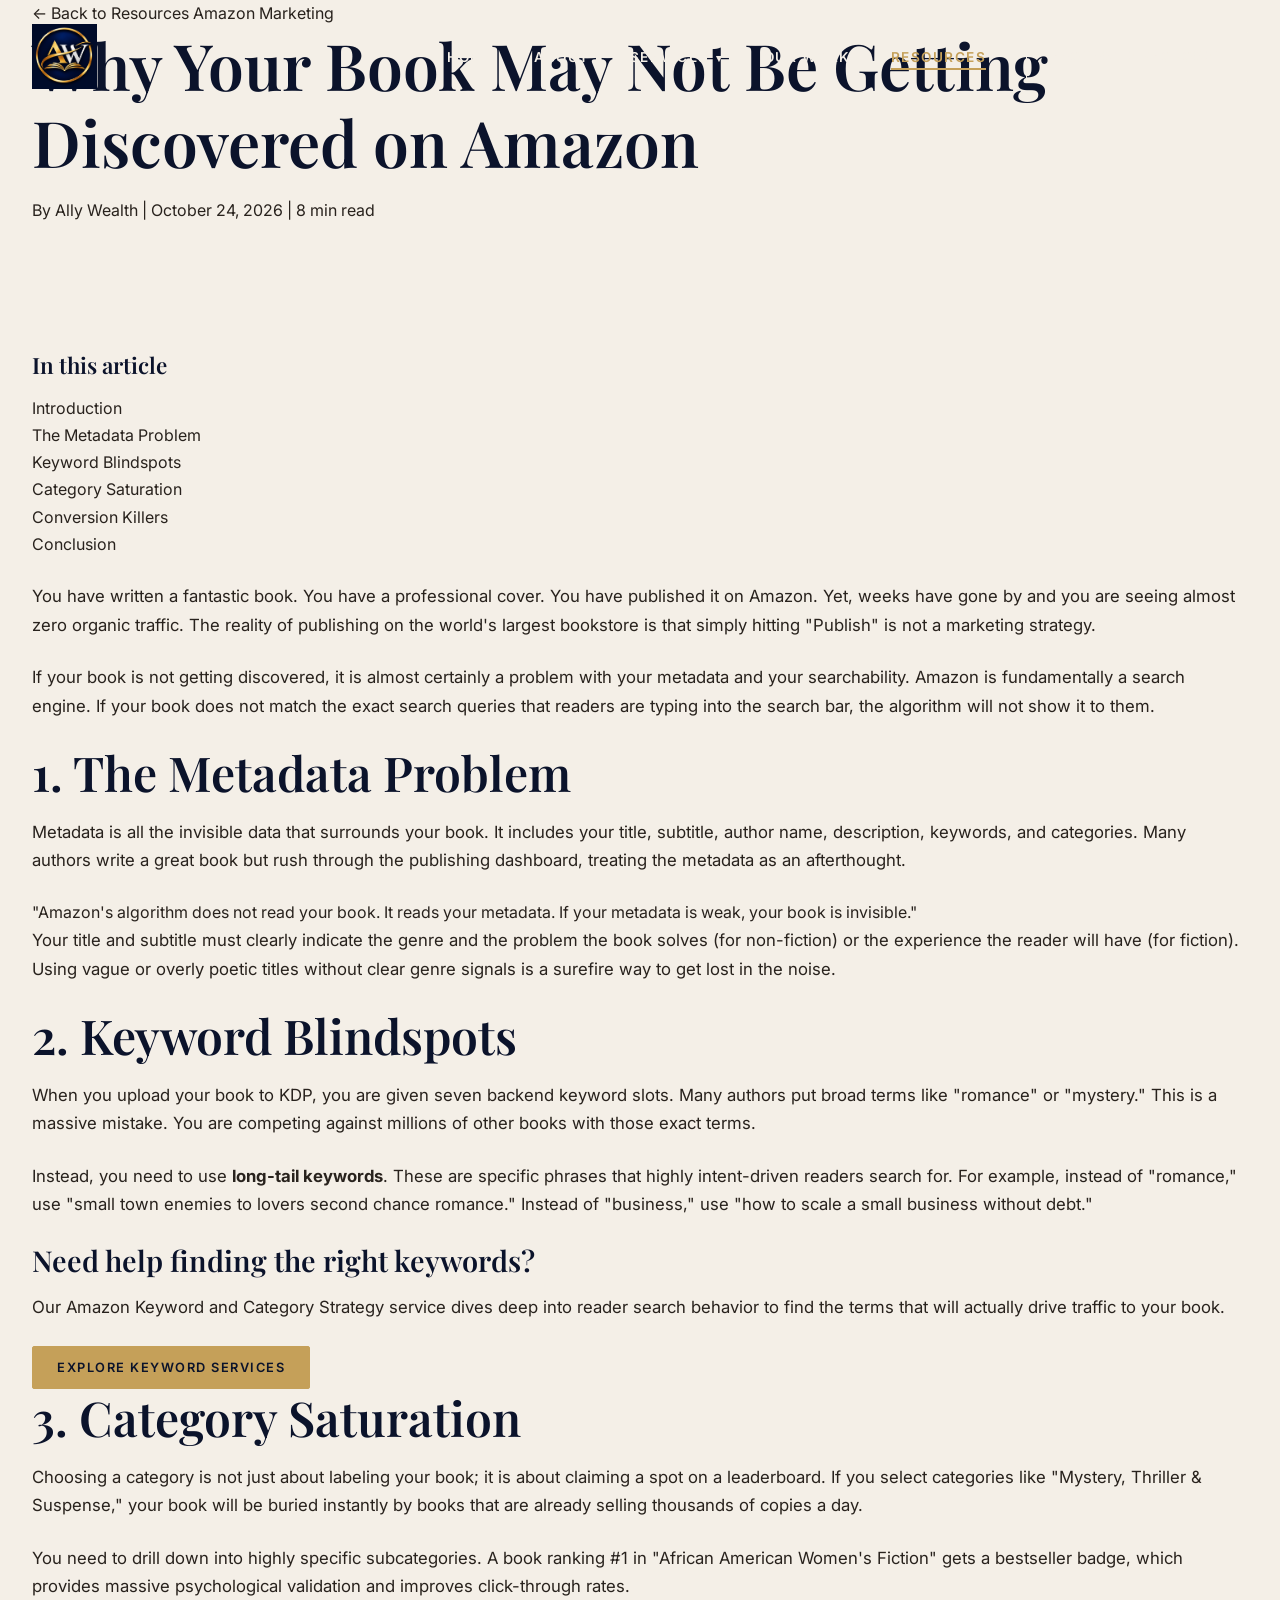
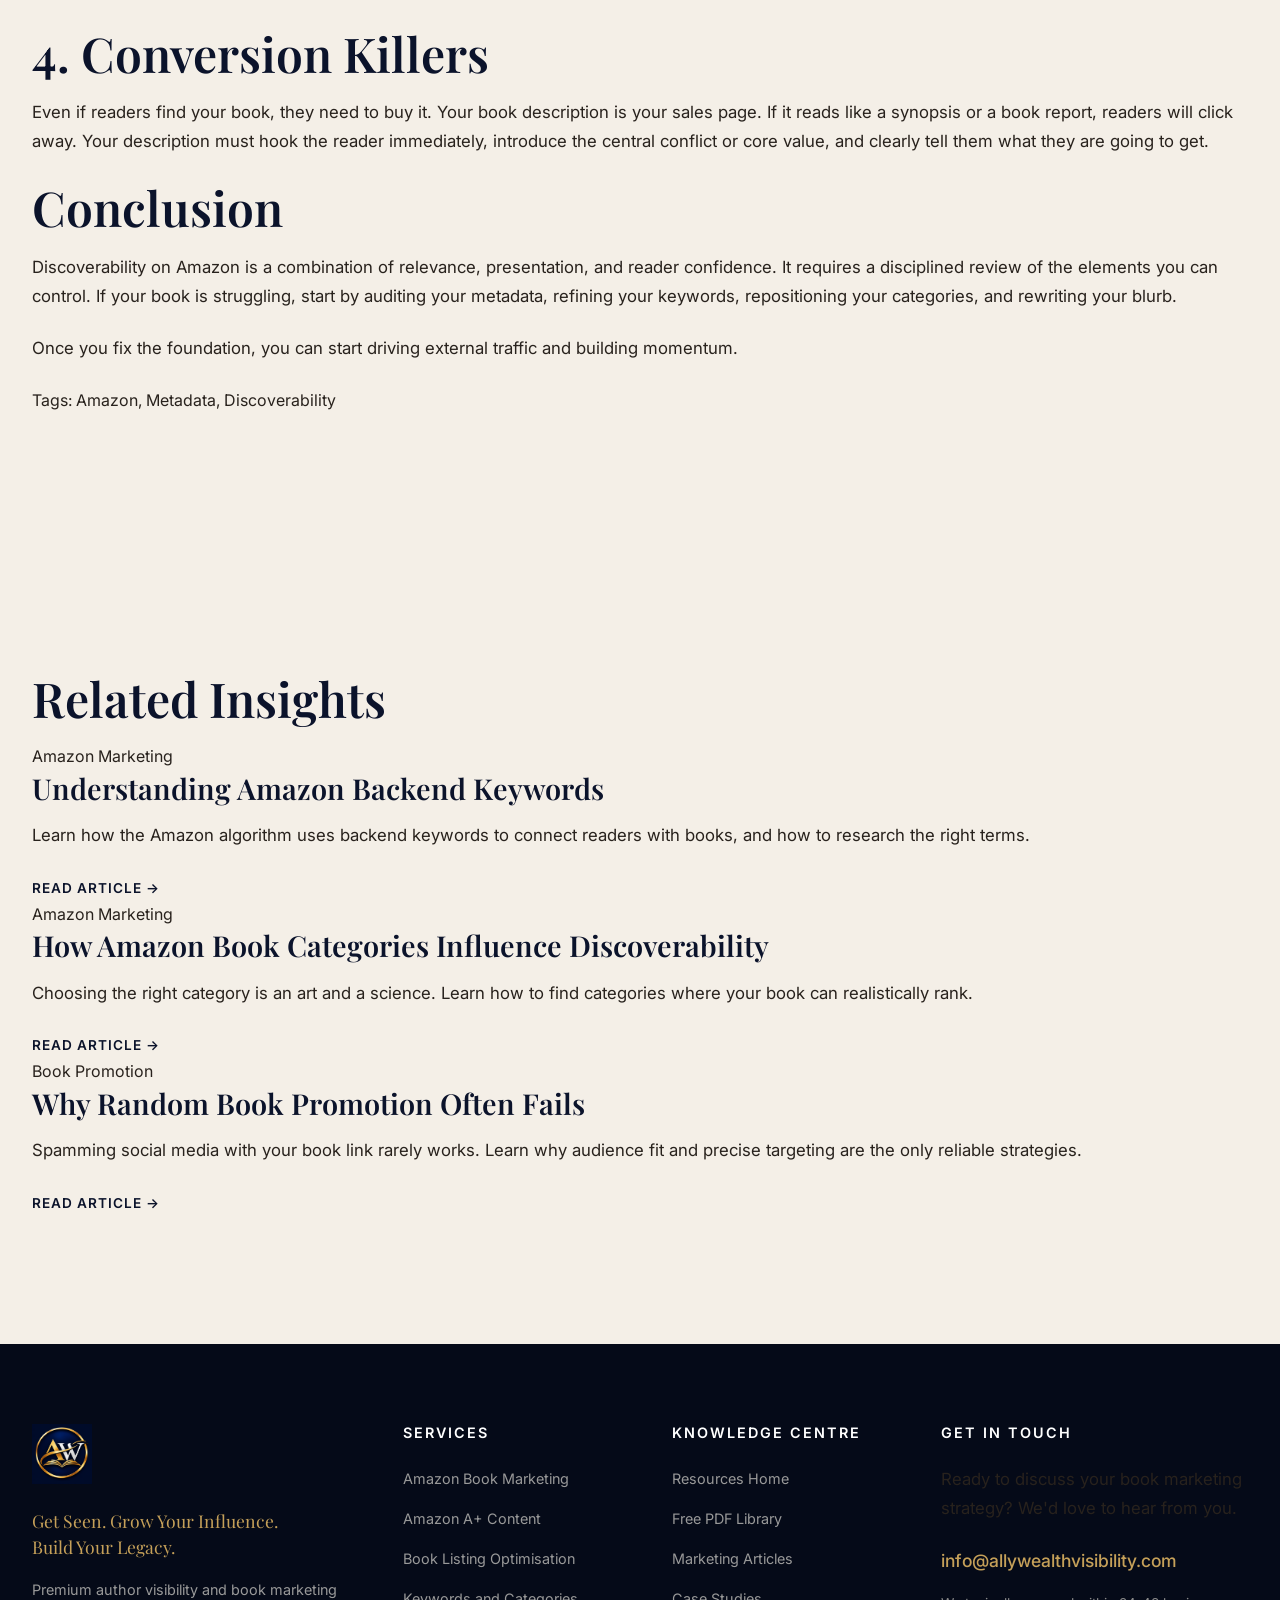
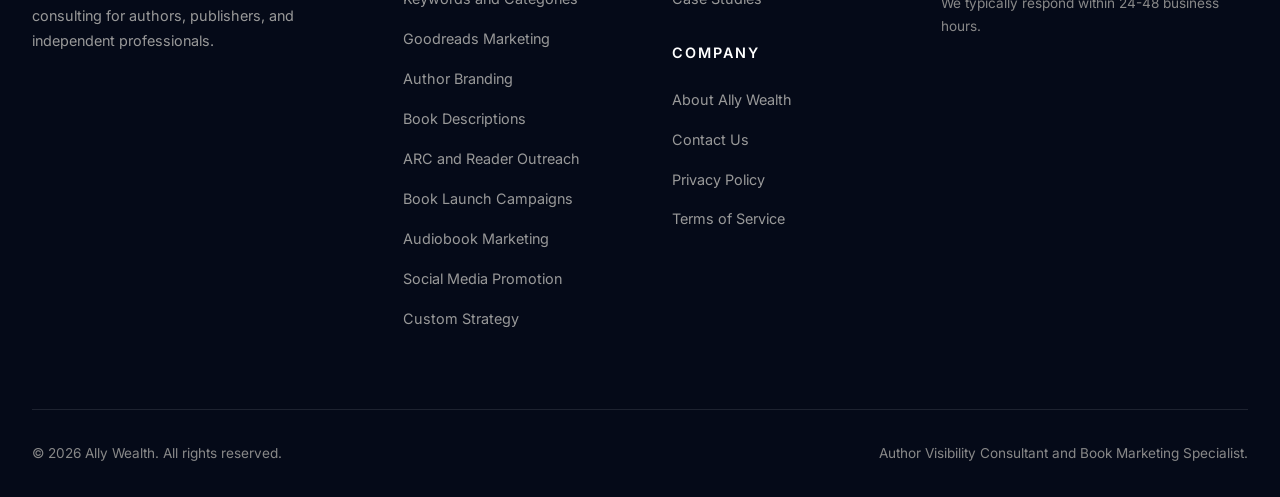
<file: article-template.html>
<!DOCTYPE html>
<html lang="en">
<head>
    <meta charset="UTF-8">
    <meta name="viewport" content="width=device-width, initial-scale=1.0, maximum-scale=5.0">
    
    <title>Why Your Book May Not Be Getting Discovered on Amazon | Ally Wealth</title>
    <meta name="description" content="Discover the common metadata mistakes that prevent your book from appearing in relevant search results on Amazon, and learn how to fix them.">
    
    <link rel="icon" type="image/png" href="images/favicon.png">
    <link rel="preconnect" href="https://fonts.googleapis.com">
    <link rel="preconnect" href="https://fonts.gstatic.com" crossorigin>
    <link href="https://fonts.googleapis.com/css2?family=Inter:wght@300;400;500;600;700;800&family=Playfair+Display:ital,wght@0,400;0,600;0,700;0,800;1,400&display=swap" rel="stylesheet">
    <link rel="stylesheet" href="style.css">
</head>
<body>

    <div id="preloader">
        <div class="loader-content">
            <svg class="loader-svg" viewBox="0 0 100 100">
                <circle cx="50" cy="50" r="40" stroke="#C5A059" stroke-width="2" fill="none" class="circle-anim"></circle>
            </svg>
            <h2 class="loader-text">ALLY WEALTH</h2>
        </div>
    </div>

    <nav class="navbar scrolled" id="navbar">
        <div class="nav-container">
            <a href="index.html" class="logo-link">
                <img src="images/favicon.png" alt="Ally Wealth Logo" class="logo-img">
            </a>
            <div class="mobile-menu-btn" id="mobile-menu-btn" role="button" tabindex="0">
                <span class="bar"></span>
                <span class="bar"></span>
                <span class="bar"></span>
            </div>
            <ul class="nav-links" id="nav-links">
                <li><a href="index.html" class="nav-link">Home</a></li>
                <li><a href="about.html" class="nav-link">About</a></li>
                <li class="dropdown mega-dropdown">
                    <a href="services.html" class="nav-link">Services <span class="arrow">&#9662;</span></a>
                    <div class="mega-menu">
                        <div class="mega-menu-inner">
                            <div class="mega-col">
                                <h4>Amazon Optimization</h4>
                                <ul>
                                    <li><a href="services.html#amazon">Amazon Book Marketing</a></li>
                                    <li><a href="services.html#aplus">Amazon A+ Content</a></li>
                                    <li><a href="services.html#listing">Book Listing Optimisation</a></li>
                                    <li><a href="services.html#keywords">Keywords and Categories</a></li>
                                </ul>
                            </div>
                            <div class="mega-col">
                                <h4>Reader Engagement</h4>
                                <ul>
                                    <li><a href="services.html#goodreads">Goodreads Marketing</a></li>
                                    <li><a href="services.html#arc">ARC and Reader Outreach</a></li>
                                    <li><a href="services.html#social">Social Media Promotion</a></li>
                                    <li><a href="services.html#audiobook">Audiobook Marketing</a></li>
                                </ul>
                            </div>
                            <div class="mega-col">
                                <h4>Author and Launch</h4>
                                <ul>
                                    <li><a href="services.html#branding">Author Branding</a></li>
                                    <li><a href="services.html#descriptions">Book Descriptions</a></li>
                                    <li><a href="services.html#launch">Book Launch Campaigns</a></li>
                                    <li><a href="services.html#custom">Custom Book Strategy</a></li>
                                </ul>
                            </div>
                            <div class="mega-col highlight-col">
                                <h4>Need Guidance?</h4>
                                <p>Not sure which service fits your book? Let's discuss your goals.</p>
                                <a href="contact.html" class="btn-primary btn-small">Get a Proposal</a>
                            </div>
                        </div>
                    </div>
                </li>
                <li><a href="work.html" class="nav-link">Our Work</a></li>
                <li><a href="resources.html" class="nav-link active">Resources</a></li>
                <li><a href="contact.html" class="btn-primary nav-btn">Request a Proposal</a></li>
            </ul>
        </div>
    </nav>

    <!-- ARTICLE HERO -->
    <header class="article-hero">
        <div class="container article-hero-content fade-in-up">
            <a href="resources.html" class="back-link">&larr; Back to Resources</a>
            <span class="article-category">Amazon Marketing</span>
            <h1>Why Your Book May Not Be Getting Discovered on Amazon</h1>
            <div class="article-meta">
                <span>By Ally Wealth</span>
                <span class="meta-divider">|</span>
                <span>October 24, 2026</span>
                <span class="meta-divider">|</span>
                <span>8 min read</span>
            </div>
        </div>
    </header>

    <!-- ARTICLE BODY -->
    <section class="section article-body-section">
        <div class="container article-container">
            
            <!-- Table of Contents (Sticky Sidebar) -->
            <aside class="article-sidebar fade-in-left">
                <div class="toc-wrapper">
                    <h4>In this article</h4>
                    <ul>
                        <li><a href="#introduction">Introduction</a></li>
                        <li><a href="#metadata">The Metadata Problem</a></li>
                        <li><a href="#keywords">Keyword Blindspots</a></li>
                        <li><a href="#categories">Category Saturation</a></li>
                        <li><a href="#conversion">Conversion Killers</a></li>
                        <li><a href="#conclusion">Conclusion</a></li>
                    </ul>
                </div>
            </aside>

            <!-- Main Article Content -->
            <article class="article-content fade-in-up delay-1">
                
                <p class="lead-paragraph" id="introduction">You have written a fantastic book. You have a professional cover. You have published it on Amazon. Yet, weeks have gone by and you are seeing almost zero organic traffic. The reality of publishing on the world's largest bookstore is that simply hitting "Publish" is not a marketing strategy.</p>
                
                <p>If your book is not getting discovered, it is almost certainly a problem with your metadata and your searchability. Amazon is fundamentally a search engine. If your book does not match the exact search queries that readers are typing into the search bar, the algorithm will not show it to them.</p>

                <h2 id="metadata">1. The Metadata Problem</h2>
                <p>Metadata is all the invisible data that surrounds your book. It includes your title, subtitle, author name, description, keywords, and categories. Many authors write a great book but rush through the publishing dashboard, treating the metadata as an afterthought.</p>
                
                <blockquote>
                    "Amazon's algorithm does not read your book. It reads your metadata. If your metadata is weak, your book is invisible."
                </blockquote>

                <p>Your title and subtitle must clearly indicate the genre and the problem the book solves (for non-fiction) or the experience the reader will have (for fiction). Using vague or overly poetic titles without clear genre signals is a surefire way to get lost in the noise.</p>

                <h2 id="keywords">2. Keyword Blindspots</h2>
                <p>When you upload your book to KDP, you are given seven backend keyword slots. Many authors put broad terms like "romance" or "mystery." This is a massive mistake. You are competing against millions of other books with those exact terms.</p>
                <p>Instead, you need to use <strong>long-tail keywords</strong>. These are specific phrases that highly intent-driven readers search for. For example, instead of "romance," use "small town enemies to lovers second chance romance." Instead of "business," use "how to scale a small business without debt."</p>
                
                <div class="inline-cta">
                    <h3>Need help finding the right keywords?</h3>
                    <p>Our Amazon Keyword and Category Strategy service dives deep into reader search behavior to find the terms that will actually drive traffic to your book.</p>
                    <a href="services.html#keywords" class="btn-primary btn-small">Explore Keyword Services</a>
                </div>

                <h2 id="categories">3. Category Saturation</h2>
                <p>Choosing a category is not just about labeling your book; it is about claiming a spot on a leaderboard. If you select categories like "Mystery, Thriller & Suspense," your book will be buried instantly by books that are already selling thousands of copies a day.</p>
                <p>You need to drill down into highly specific subcategories. A book ranking #1 in "African American Women's Fiction" gets a bestseller badge, which provides massive psychological validation and improves click-through rates.</p>

                <h2 id="conversion">4. Conversion Killers</h2>
                <p>Even if readers find your book, they need to buy it. Your book description is your sales page. If it reads like a synopsis or a book report, readers will click away. Your description must hook the reader immediately, introduce the central conflict or core value, and clearly tell them what they are going to get.</p>

                <h2 id="conclusion">Conclusion</h2>
                <p>Discoverability on Amazon is a combination of relevance, presentation, and reader confidence. It requires a disciplined review of the elements you can control. If your book is struggling, start by auditing your metadata, refining your keywords, repositioning your categories, and rewriting your blurb.</p>
                <p>Once you fix the foundation, you can start driving external traffic and building momentum.</p>

                <!-- Article Footer: Share/Links -->
                <div class="article-footer">
                    <div class="article-tags">
                        <span>Tags:</span> <a href="#">Amazon</a>, <a href="#">Metadata</a>, <a href="#">Discoverability</a>
                    </div>
                </div>
            </article>
        </div>
    </section>

    <!-- RELATED ARTICLES -->
    <section class="section related-articles-section">
        <div class="container">
            <h2 class="related-title">Related Insights</h2>
            <div class="articles-grid">
                <article class="article-card fade-in-up">
                    <div class="article-tag">Amazon Marketing</div>
                    <h3>Understanding Amazon Backend Keywords</h3>
                    <p>Learn how the Amazon algorithm uses backend keywords to connect readers with books, and how to research the right terms.</p>
                    <a href="article-template.html" class="service-link">Read Article &rarr;</a>
                </article>
                <article class="article-card fade-in-up delay-1">
                    <div class="article-tag">Amazon Marketing</div>
                    <h3>How Amazon Book Categories Influence Discoverability</h3>
                    <p>Choosing the right category is an art and a science. Learn how to find categories where your book can realistically rank.</p>
                    <a href="article-template.html" class="service-link">Read Article &rarr;</a>
                </article>
                <article class="article-card fade-in-up delay-2">
                    <div class="article-tag">Book Promotion</div>
                    <h3>Why Random Book Promotion Often Fails</h3>
                    <p>Spamming social media with your book link rarely works. Learn why audience fit and precise targeting are the only reliable strategies.</p>
                    <a href="article-template.html" class="service-link">Read Article &rarr;</a>
                </article>
            </div>
        </div>
    </section>

    <!-- FOOTER -->
    <footer class="mega-footer">
        <div class="container">
            <div class="footer-grid">
                <div class="footer-col brand-col">
                    <img src="images/favicon.png" alt="Ally Wealth Logo" class="footer-logo">
                    <p class="footer-tagline">Get Seen. Grow Your Influence.<br>Build Your Legacy.</p>
                    <p class="footer-desc">Premium author visibility and book marketing consulting for authors, publishers, and independent professionals.</p>
                </div>
                <div class="footer-col">
                    <h4>Services</h4>
                    <ul>
                        <li><a href="services.html#amazon">Amazon Book Marketing</a></li>
                        <li><a href="services.html#aplus">Amazon A+ Content</a></li>
                        <li><a href="services.html#listing">Book Listing Optimisation</a></li>
                        <li><a href="services.html#keywords">Keywords and Categories</a></li>
                        <li><a href="services.html#goodreads">Goodreads Marketing</a></li>
                        <li><a href="services.html#branding">Author Branding</a></li>
                        <li><a href="services.html#descriptions">Book Descriptions</a></li>
                        <li><a href="services.html#arc">ARC and Reader Outreach</a></li>
                        <li><a href="services.html#launch">Book Launch Campaigns</a></li>
                        <li><a href="services.html#audiobook">Audiobook Marketing</a></li>
                        <li><a href="services.html#social">Social Media Promotion</a></li>
                        <li><a href="services.html#custom">Custom Strategy</a></li>
                    </ul>
                </div>
                <div class="footer-col">
                    <h4>Knowledge Centre</h4>
                    <ul>
                        <li><a href="resources.html">Resources Home</a></li>
                        <li><a href="resources.html#pdf-library">Free PDF Library</a></li>
                        <li><a href="resources.html#articles">Marketing Articles</a></li>
                        <li><a href="work.html">Case Studies</a></li>
                    </ul>
                    <h4 class="mt-2">Company</h4>
                    <ul>
                        <li><a href="about.html">About Ally Wealth</a></li>
                        <li><a href="contact.html">Contact Us</a></li>
                        <li><a href="privacy.html">Privacy Policy</a></li>
                        <li><a href="terms.html">Terms of Service</a></li>
                    </ul>
                </div>
                <div class="footer-col contact-col">
                    <h4>Get in Touch</h4>
                    <p class="footer-contact-text">Ready to discuss your book marketing strategy? We'd love to hear from you.</p>
                    <a href="mailto:info@allywealthvisibility.com" class="footer-email">info@allywealthvisibility.com</a>
                    <p class="footer-response">We typically respond within 24-48 business hours.</p>
                </div>
            </div>
            <div class="footer-bottom">
                <p>&copy; 2026 Ally Wealth. All rights reserved.</p>
                <p>Author Visibility Consultant and Book Marketing Specialist.</p>
            </div>
        </div>
    </footer>
    <script src="script.js"></script>
</body>
</html>
</file>
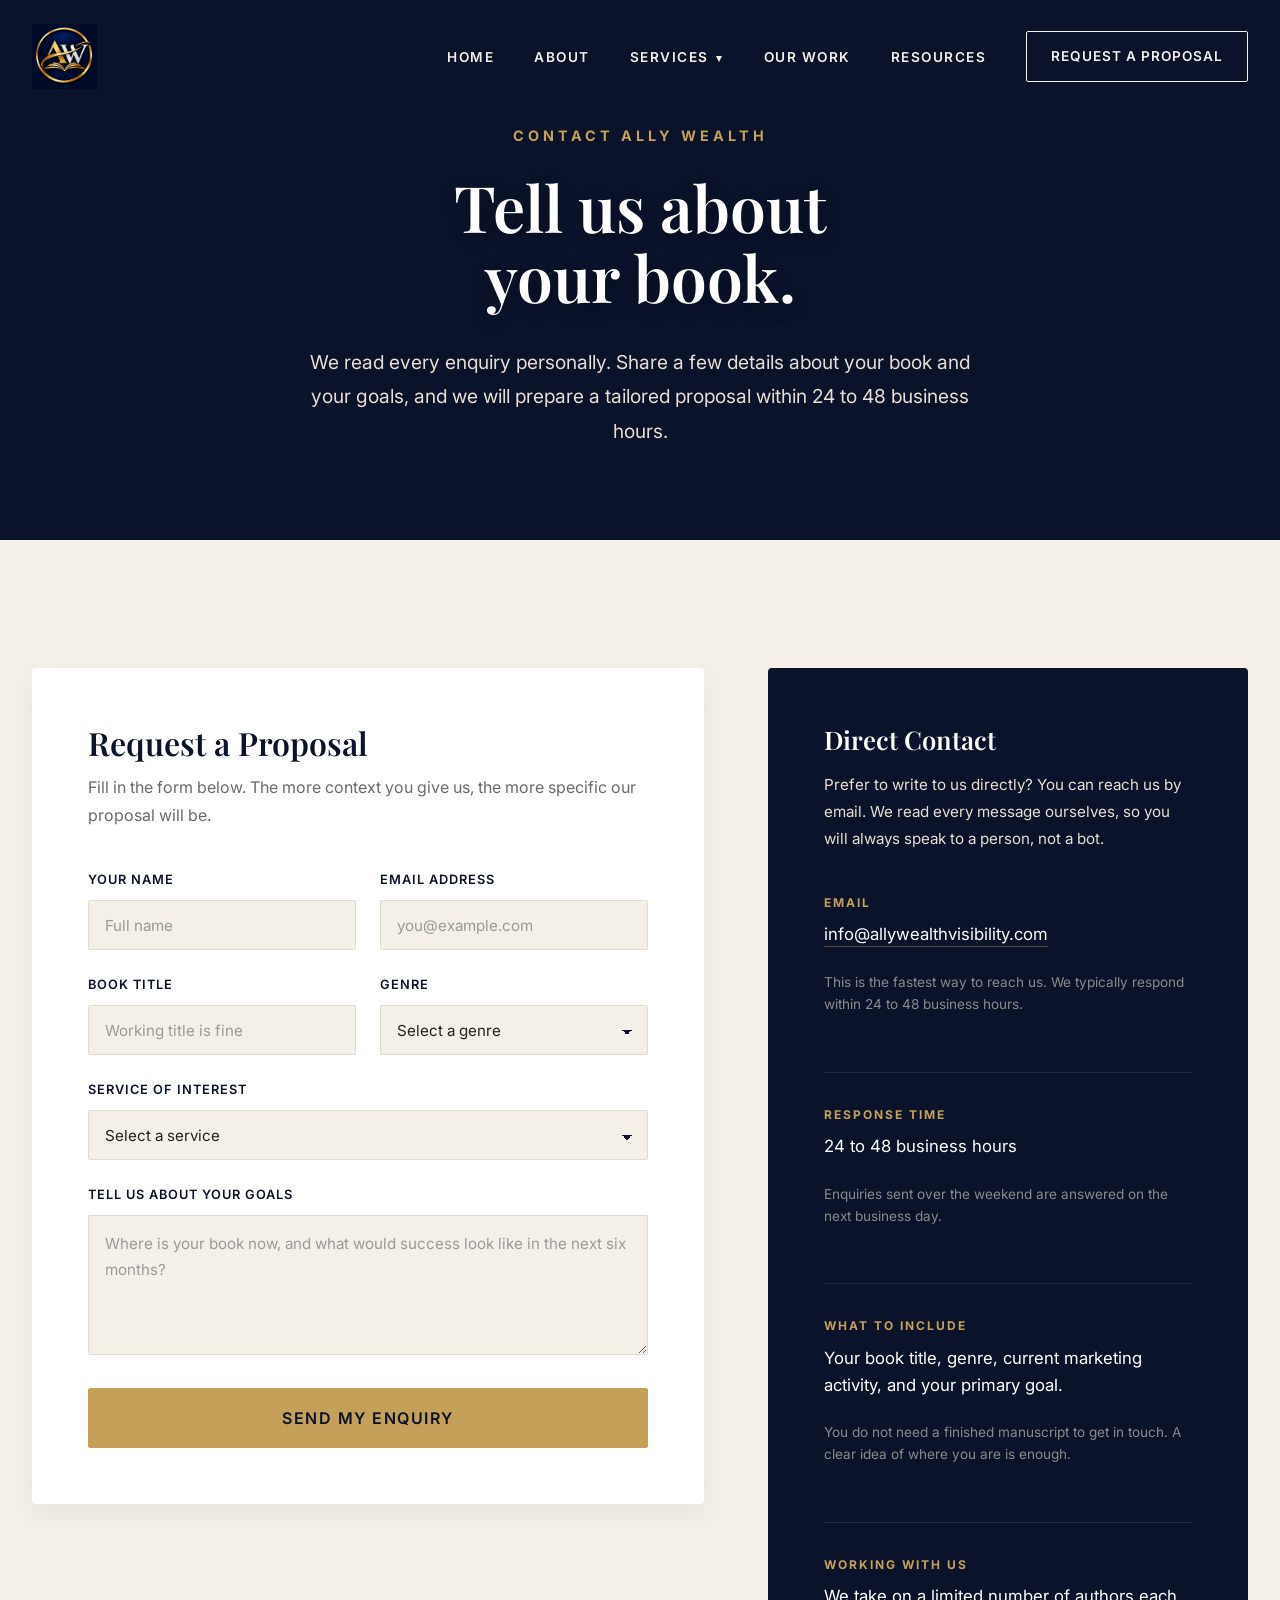
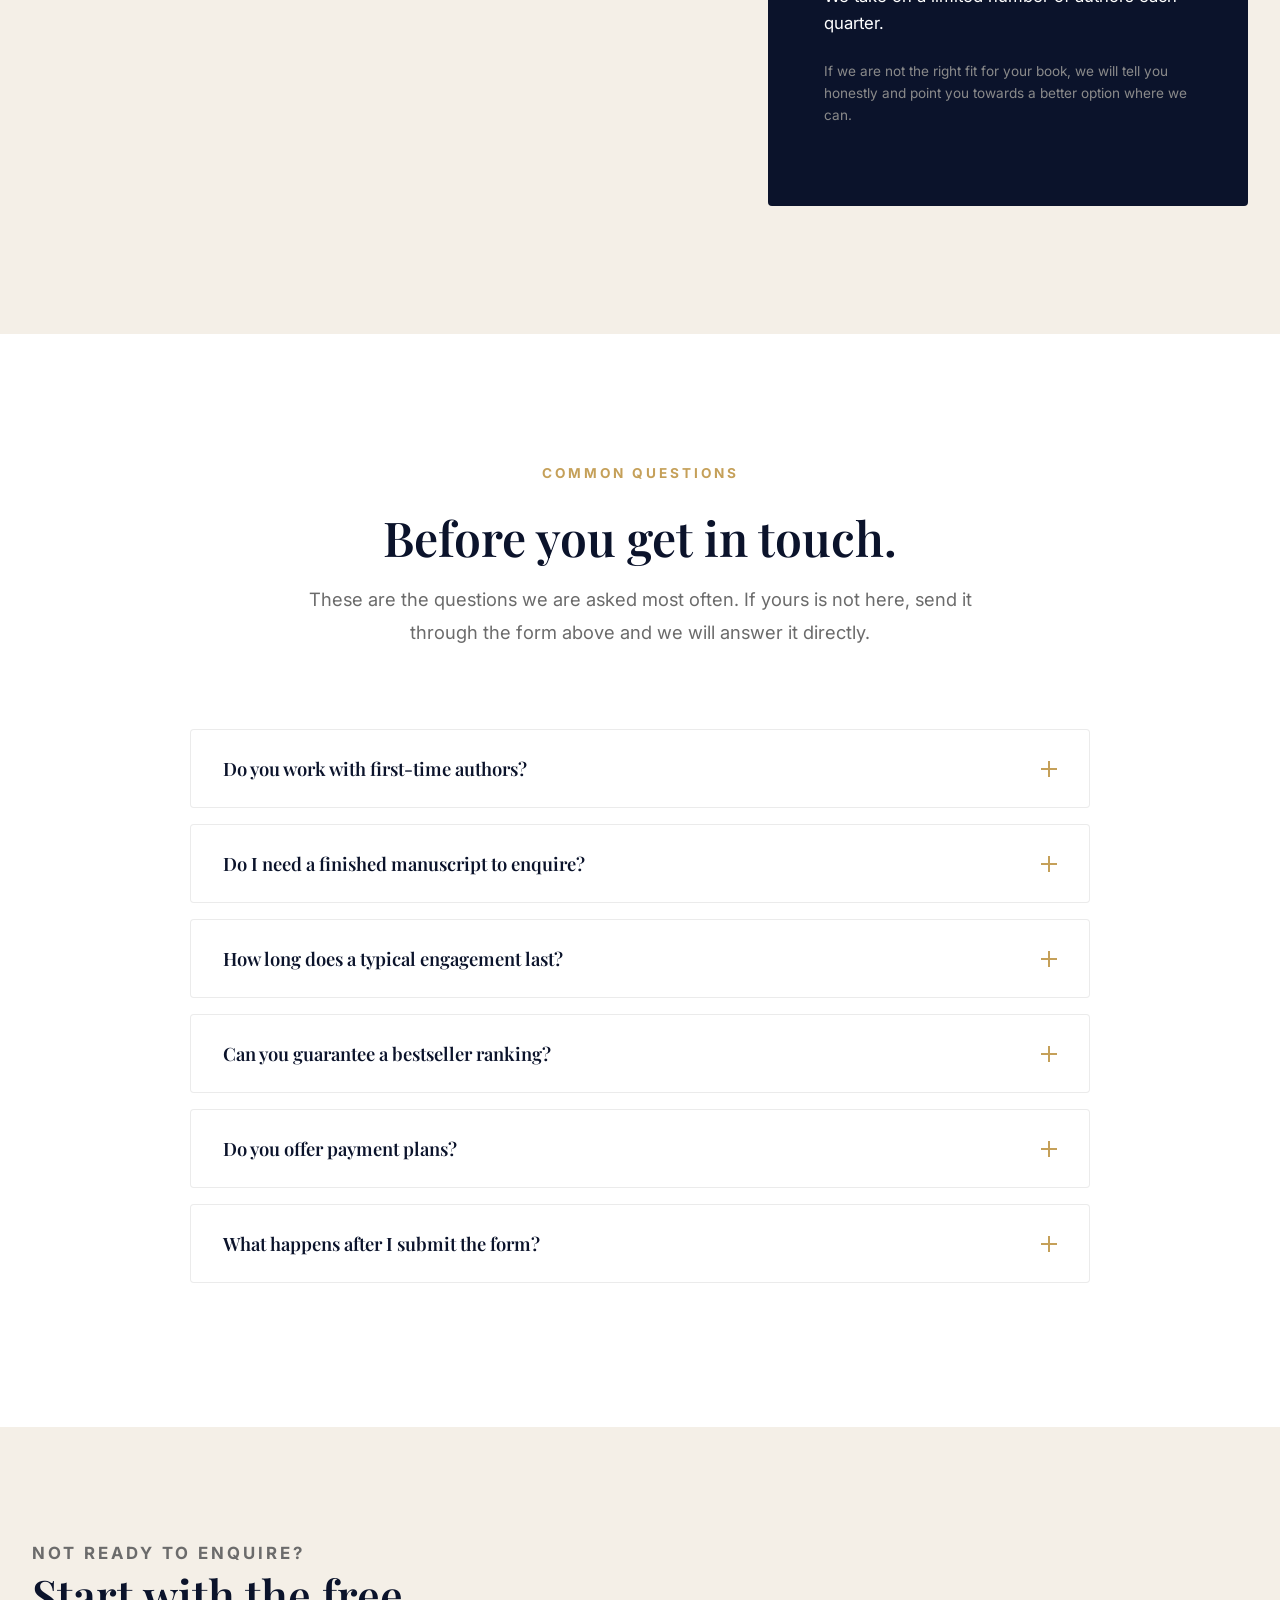
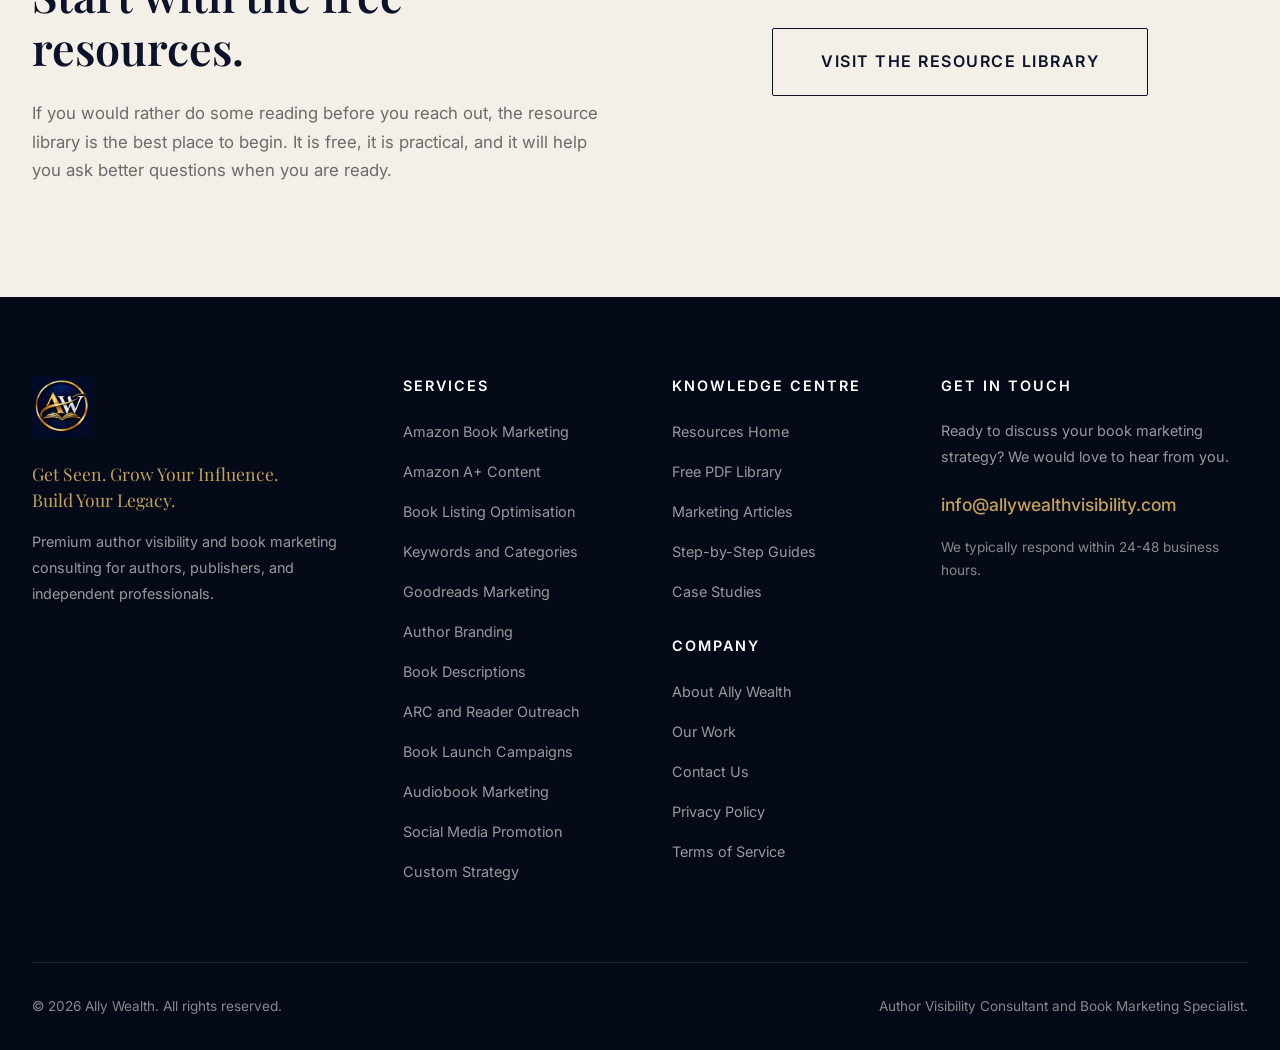
<file: contact.html>
<!DOCTYPE html>
<!-- =====================================================================
     ALLY WEALTH - PREMIUM AUTHOR VISIBILITY CONSULTANT
     MASTER CONTACT PAGE - ALL-IN-ONE FILE
     =====================================================================
     This file contains all HTML, CSS, and JavaScript required for the
     contact page. No external CSS or JS files are needed for this page
     to render perfectly.

     Contents:
     1. Contact hero
     2. Contact form with front-end validation
     3. Contact information panel
     4. FAQ accordion (objection handling)
     5. Standard footer

     Author: Ally Wealth Development Team
     Date: 2026
     ===================================================================== -->

<html lang="en">
<head>
    <!-- =================================================================
         META TAGS AND SEO OPTIMIZATION
         ================================================================= -->
    <meta charset="UTF-8">
    <meta name="viewport" content="width=device-width, initial-scale=1.0, maximum-scale=5.0">
    <meta http-equiv="X-UA-Compatible" content="IE=edge">

    <!-- Primary Meta Tags -->
    <title>Contact | Ally Wealth Book Marketing</title>
    <meta name="title" content="Contact | Ally Wealth Book Marketing">
    <meta name="description" content="Request a book marketing proposal from Ally Wealth. Tell us about your book, your goals, and the support you need. We respond within 24-48 business hours.">
    <meta name="keywords" content="contact Ally Wealth, book marketing proposal, author visibility consultant, book marketing enquiry, request a proposal">
    <meta name="author" content="Ally Wealth">
    <meta name="robots" content="index, follow">

    <!-- Open Graph / Facebook -->
    <meta property="og:type" content="website">
    <meta property="og:url" content="https://allywealthvisibility.com/contact.html">
    <meta property="og:title" content="Contact | Ally Wealth Book Marketing">
    <meta property="og:description" content="Request a tailored book marketing proposal. Tell us about your book and your goals.">
    <meta property="og:image" content="https://allywealthvisibility.com/images/banner.jpg">

    <!-- Twitter -->
    <meta name="twitter:card" content="summary_large_image">
    <meta name="twitter:url" content="https://allywealthvisibility.com/contact.html">
    <meta name="twitter:title" content="Contact | Ally Wealth Book Marketing">
    <meta name="twitter:description" content="Request a tailored book marketing proposal. Tell us about your book and your goals.">
    <meta name="twitter:image" content="https://allywealthvisibility.com/images/banner.jpg">

    <!-- Favicon -->
    <link rel="icon" type="image/png" href="images/favicon.png">
    <link rel="apple-touch-icon" href="images/favicon.png">

    <!-- Google Fonts -->
    <link rel="preconnect" href="https://fonts.googleapis.com">
    <link rel="preconnect" href="https://fonts.gstatic.com" crossorigin>
    <link href="https://fonts.googleapis.com/css2?family=Inter:wght@300;400;500;600;700;800&family=Playfair+Display:ital,wght@0,400;0,600;0,700;0,800;1,400&display=swap" rel="stylesheet">

    <!-- =================================================================
         EMBEDDED CSS STYLESHEET
         ================================================================= -->
    <style>
        /* =============================================================
           1. CSS VARIABLES AND ROOT DEFINITIONS
           ============================================================= */
        :root {
            --navy: #0B132B;
            --gold: #C5A059;
            --ivory: #F4EFE7;
            --charcoal: #28221D;
            --white: #FFFFFF;
            --light-gray: #E8DFD2;
            --dark-gray: #1A1A1A;
            --muted-text: #6B6B6B;
            --border-color: rgba(0, 0, 0, 0.08);
            --gold-transparent: rgba(197, 160, 89, 0.2);
            --font-heading: 'Playfair Display', serif;
            --font-body: 'Inter', sans-serif;
            --transition-smooth: all 0.4s cubic-bezier(0.25, 0.46, 0.45, 0.94);
            --transition-fast: all 0.2s ease-in-out;
            --shadow-subtle: 0 10px 30px rgba(0, 0, 0, 0.05);
            --shadow-hover: 0 20px 40px rgba(0, 0, 0, 0.1);
            --container-width: 1280px;
            --container-padding: 2rem;
            --section-padding: 8rem 0;
        }

        /* =============================================================
           2. GLOBAL RESET AND BASE STYLES
           ============================================================= */
        * {
            margin: 0;
            padding: 0;
            box-sizing: border-box;
        }

        html {
            scroll-behavior: smooth;
            font-size: 16px;
            -webkit-text-size-adjust: 100%;
        }

        body {
            font-family: var(--font-body);
            background-color: var(--ivory);
            color: var(--charcoal);
            line-height: 1.7;
            overflow-x: hidden;
            -webkit-font-smoothing: antialiased;
            -moz-osx-font-smoothing: grayscale;
        }

        h1, h2, h3, h4, h5, h6 {
            font-family: var(--font-heading);
            font-weight: 600;
            color: var(--navy);
            line-height: 1.2;
            margin-bottom: 1rem;
        }

        h1 { font-size: clamp(2.5rem, 5vw, 4.5rem); }
        h2 { font-size: clamp(2rem, 4vw, 3rem); }
        h3 { font-size: clamp(1.3rem, 2.5vw, 1.8rem); }
        h4 { font-size: clamp(1.1rem, 2vw, 1.4rem); }

        p {
            margin-bottom: 1.5rem;
            font-size: 1.05rem;
            color: var(--charcoal);
        }

        a {
            text-decoration: none;
            color: inherit;
            transition: var(--transition-fast);
        }

        ul, ol {
            list-style: none;
            margin-bottom: 1.5rem;
        }

        img {
            max-width: 100%;
            height: auto;
            display: block;
            object-fit: cover;
        }

        button, input, select, textarea {
            font-family: inherit;
            font-size: inherit;
            outline: none;
            border: none;
            background: none;
        }

        button { cursor: pointer; }

        /* =============================================================
           3. UTILITY AND LAYOUT CLASSES
           ============================================================= */
        .container {
            max-width: var(--container-width);
            margin: 0 auto;
            padding: 0 var(--container-padding);
            width: 100%;
        }

        .section {
            padding: var(--section-padding);
            position: relative;
        }

        .section-header {
            text-align: center;
            max-width: 800px;
            margin: 0 auto 5rem;
        }

        .section-label {
            color: var(--gold);
            font-size: 0.85rem;
            font-weight: 700;
            letter-spacing: 3px;
            text-transform: uppercase;
            margin-bottom: 1.5rem;
            display: block;
        }

        .section-intro {
            font-size: 1.15rem;
            color: var(--muted-text);
            line-height: 1.8;
            max-width: 700px;
            margin: 0 auto;
        }

        .flex-between {
            display: flex;
            justify-content: space-between;
            align-items: center;
        }

        .mt-2 { margin-top: 2rem; }
        .mt-3 { margin-top: 3rem; }

        .bg-white { background-color: var(--white); }
        .bg-ivory { background-color: var(--ivory); }

        .is-hidden { display: none !important; }

        /* =============================================================
           4. BUTTONS
           ============================================================= */
        .btn-primary,
        .btn-secondary {
            display: inline-block;
            padding: 1rem 2.5rem;
            font-size: 0.9rem;
            font-weight: 600;
            text-transform: uppercase;
            letter-spacing: 1.5px;
            border-radius: 2px;
            cursor: pointer;
            transition: var(--transition-smooth);
            text-align: center;
            border: 1px solid transparent;
        }

        .btn-primary {
            background-color: var(--gold);
            color: var(--navy);
            border-color: var(--gold);
        }

        .btn-primary:hover {
            background-color: transparent;
            color: var(--gold);
        }

        .btn-secondary {
            background-color: transparent;
            color: var(--navy);
            border-color: var(--navy);
        }

        .btn-secondary:hover {
            background-color: var(--navy);
            color: var(--ivory);
        }

        .btn-large {
            padding: 1.2rem 3rem;
            font-size: 1rem;
        }

        .btn-small {
            padding: 0.6rem 1.5rem;
            font-size: 0.8rem;
        }

        .btn-full {
            width: 100%;
        }

        /* =============================================================
           5. PRELOADER
           ============================================================= */
        #preloader {
            position: fixed;
            top: 0;
            left: 0;
            width: 100%;
            height: 100%;
            background-color: var(--navy);
            display: flex;
            justify-content: center;
            align-items: center;
            z-index: 9999;
            transition: opacity 0.6s ease;
        }

        #preloader.hidden {
            opacity: 0;
            pointer-events: none;
        }

        .loader-content { text-align: center; }

        .loader-svg {
            width: 80px;
            height: 80px;
            margin-bottom: 1rem;
        }

        .circle-anim {
            stroke-dasharray: 250;
            stroke-dashoffset: 250;
            animation: drawCircle 1.5s ease forwards infinite;
            transform-origin: center;
        }

        @keyframes drawCircle {
            0% { stroke-dashoffset: 250; transform: rotate(0deg); }
            50% { stroke-dashoffset: 0; transform: rotate(180deg); }
            100% { stroke-dashoffset: -250; transform: rotate(360deg); }
        }

        .loader-text {
            color: var(--gold);
            font-family: var(--font-heading);
            letter-spacing: 4px;
            font-size: 1.2rem;
            animation: pulseText 1.5s ease infinite;
        }

        .loader-subtext {
            color: var(--light-gray);
            font-size: 0.8rem;
            margin-top: 0.5rem;
            letter-spacing: 1px;
        }

        @keyframes pulseText {
            0%, 100% { opacity: 0.5; }
            50% { opacity: 1; }
        }

        /* =============================================================
           6. NAVIGATION
           ============================================================= */
        .navbar {
            position: fixed;
            top: 0;
            left: 0;
            width: 100%;
            padding: 1.5rem 0;
            background-color: transparent;
            z-index: 1000;
            transition: var(--transition-smooth);
        }

        .navbar.scrolled {
            background-color: rgba(244, 239, 231, 0.95);
            backdrop-filter: blur(10px);
            -webkit-backdrop-filter: blur(10px);
            padding: 1rem 0;
            box-shadow: 0 4px 20px rgba(0, 0, 0, 0.05);
        }

        .nav-container {
            max-width: var(--container-width);
            margin: 0 auto;
            padding: 0 var(--container-padding);
            display: flex;
            justify-content: space-between;
            align-items: center;
        }

        .logo-link {
            display: flex;
            align-items: center;
            z-index: 1001;
        }

        .logo-img {
            height: 65px;
            width: auto;
            transition: var(--transition-fast);
        }

        .navbar.scrolled .logo-img { height: 50px; }

        .nav-links {
            display: flex;
            align-items: center;
            gap: 2.5rem;
            margin-bottom: 0;
        }

        .nav-link {
            font-size: 0.85rem;
            font-weight: 600;
            text-transform: uppercase;
            letter-spacing: 1.5px;
            color: var(--ivory);
            position: relative;
            padding-bottom: 5px;
            transition: var(--transition-fast);
        }

        .navbar.scrolled .nav-link { color: var(--navy); }

        .nav-link::after {
            content: '';
            position: absolute;
            bottom: 0;
            left: 0;
            width: 0;
            height: 2px;
            background-color: var(--gold);
            transition: var(--transition-fast);
        }

        .nav-link:hover::after,
        .nav-link.active::after { width: 100%; }

        .nav-link:hover,
        .nav-link.active { color: var(--gold) !important; }

        .btn-primary.nav-btn {
            background-color: var(--gold);
            color: var(--navy);
            padding: 0.8rem 1.5rem;
            border: 1px solid var(--gold);
            font-weight: 600;
            text-transform: uppercase;
            letter-spacing: 1px;
            font-size: 0.85rem !important;
            border-radius: 2px;
        }

        .btn-primary.nav-btn:hover {
            background-color: transparent;
            color: var(--gold);
        }

        .navbar:not(.scrolled) .btn-primary.nav-btn {
            background-color: transparent;
            color: var(--ivory);
            border-color: var(--ivory);
        }

        .navbar:not(.scrolled) .btn-primary.nav-btn:hover {
            background-color: var(--ivory);
            color: var(--navy);
        }

        .dropdown { position: relative; }
        .arrow { font-size: 0.7rem; margin-left: 3px; display: inline-block; transition: transform 0.3s ease; }
        .dropdown:hover .arrow { transform: rotate(180deg); }

        .mega-menu {
            position: absolute;
            top: 100%;
            left: -150px;
            background-color: var(--white);
            width: 800px;
            box-shadow: var(--shadow-hover);
            border-top: 3px solid var(--gold);
            padding: 2.5rem;
            opacity: 0;
            visibility: hidden;
            transform: translateY(10px);
            transition: var(--transition-smooth);
            z-index: 100;
        }

        .dropdown:hover .mega-menu {
            opacity: 1;
            visibility: visible;
            transform: translateY(0);
        }

        .mega-menu-inner {
            display: grid;
            grid-template-columns: 1fr 1fr 1fr 1.2fr;
            gap: 2rem;
        }

        .mega-col h4 {
            font-family: var(--font-body);
            font-size: 0.9rem;
            text-transform: uppercase;
            letter-spacing: 1px;
            margin-bottom: 1.5rem;
            color: var(--navy);
            border-bottom: 1px solid var(--border-color);
            padding-bottom: 0.5rem;
        }

        .mega-col ul li { margin-bottom: 0.8rem; }
        .mega-col ul li a {
            font-size: 0.85rem;
            color: var(--muted-text);
            text-transform: none;
            letter-spacing: 0;
            display: block;
            transition: var(--transition-fast);
        }

        .mega-col ul li a:hover {
            color: var(--gold);
            padding-left: 5px;
        }

        .highlight-col {
            background-color: var(--ivory);
            padding: 1.5rem;
            border-radius: 4px;
        }

        .highlight-col p {
            font-size: 0.9rem;
            color: var(--muted-text);
            margin-bottom: 1.5rem;
            line-height: 1.5;
        }

        .mobile-menu-btn {
            display: none;
            cursor: pointer;
            flex-direction: column;
            gap: 6px;
            z-index: 1001;
            padding: 5px;
        }

        .bar {
            width: 28px;
            height: 2px;
            background-color: var(--ivory);
            transition: var(--transition-fast);
            display: block;
        }

        .navbar.scrolled .bar { background-color: var(--navy); }

        /* =============================================================
           7. INNER PAGE HERO
           ============================================================= */
        .hero-inner {
            position: relative;
            height: 60vh;
            min-height: 520px;
            display: flex;
            align-items: center;
            justify-content: center;
            text-align: center;
            background-color: var(--navy);
            overflow: hidden;
            padding-top: 80px;
        }

        .hero-overlay {
            position: absolute;
            top: 0;
            left: 0;
            width: 100%;
            height: 100%;
            background: linear-gradient(to bottom, rgba(11,19,43,0.85) 0%, rgba(11,19,43,0.6) 50%, rgba(11,19,43,0.95) 100%);
            z-index: 2;
        }

        .hero-content {
            position: relative;
            z-index: 3;
            max-width: 900px;
        }

        .hero-subtitle {
            color: var(--gold);
            font-size: 0.9rem;
            font-weight: 700;
            letter-spacing: 4px;
            margin-bottom: 1.5rem;
            text-transform: uppercase;
        }

        .hero-title {
            color: var(--white);
            font-size: clamp(2.5rem, 5vw, 4rem);
            line-height: 1.1;
            margin-bottom: 2rem;
            text-shadow: 0 5px 15px rgba(0,0,0,0.3);
        }

        .hero-description {
            color: var(--light-gray);
            font-size: 1.2rem;
            max-width: 700px;
            margin: 0 auto 3rem;
            line-height: 1.8;
        }

        /* =============================================================
           8. CONTACT LAYOUT
           ============================================================= */
        .contact-layout {
            display: grid;
            grid-template-columns: 1.4fr 1fr;
            gap: 4rem;
            align-items: start;
        }

        .contact-form-wrap {
            background-color: var(--white);
            padding: 3.5rem;
            border-radius: 4px;
            box-shadow: var(--shadow-subtle);
        }

        .contact-form-wrap h2 {
            font-size: 2rem;
            margin-bottom: 0.75rem;
        }

        .contact-form-wrap > p {
            font-size: 1rem;
            color: var(--muted-text);
            margin-bottom: 2.5rem;
        }

        .form-group {
            margin-bottom: 1.5rem;
        }

        .form-row {
            display: grid;
            grid-template-columns: 1fr 1fr;
            gap: 1.5rem;
        }

        .form-label {
            display: block;
            font-size: 0.8rem;
            font-weight: 600;
            letter-spacing: 1px;
            text-transform: uppercase;
            color: var(--navy);
            margin-bottom: 0.6rem;
        }

        .form-control {
            width: 100%;
            padding: 0.9rem 1rem;
            font-size: 0.95rem;
            color: var(--charcoal);
            background-color: var(--ivory);
            border: 1px solid var(--border-color);
            border-radius: 2px;
            transition: var(--transition-fast);
        }

        .form-control:focus {
            border-color: var(--gold);
            background-color: var(--white);
        }

        .form-control::placeholder {
            color: #9A9A9A;
        }

        textarea.form-control {
            min-height: 140px;
            resize: vertical;
            line-height: 1.7;
        }

        select.form-control {
            appearance: none;
            -webkit-appearance: none;
            background-image: linear-gradient(45deg, transparent 50%, var(--navy) 50%),
                              linear-gradient(135deg, var(--navy) 50%, transparent 50%);
            background-position: calc(100% - 20px) calc(50% + 2px),
                                 calc(100% - 15px) calc(50% + 2px);
            background-size: 5px 5px, 5px 5px;
            background-repeat: no-repeat;
            cursor: pointer;
        }

        .form-error {
            display: none;
            font-size: 0.8rem;
            color: #C0392B;
            margin-top: 0.4rem;
            letter-spacing: 0.3px;
        }

        .form-group.has-error .form-control {
            border-color: #C0392B;
            background-color: #FDF3F2;
        }

        .form-group.has-error .form-error {
            display: block;
        }

        .form-success {
            display: none;
            background-color: rgba(197, 160, 89, 0.12);
            border-left: 3px solid var(--gold);
            padding: 1.25rem 1.5rem;
            margin-bottom: 2rem;
            font-size: 0.95rem;
            color: var(--navy);
            line-height: 1.7;
        }

        .form-success.visible {
            display: block;
        }

        /* NEW — submission failure banner */
        .form-failure {
            display: none;
            background-color: #FDF3F2;
            border-left: 3px solid #C0392B;
            padding: 1.25rem 1.5rem;
            margin-bottom: 2rem;
            font-size: 0.95rem;
            color: #7B241C;
            line-height: 1.7;
        }

        .form-failure.visible {
            display: block;
        }

        /* NEW — button loading state */
        .btn-primary:disabled {
            opacity: 0.65;
            cursor: wait;
            pointer-events: none;
        }

        /* =============================================================
           9. CONTACT INFO PANEL
           ============================================================= */
        .contact-info-panel {
            background-color: var(--navy);
            color: var(--light-gray);
            padding: 3.5rem;
            border-radius: 4px;
        }

        .contact-info-panel h3 {
            color: var(--white);
            font-size: 1.6rem;
            margin-bottom: 1rem;
        }

        .contact-info-panel > p {
            color: var(--light-gray);
            font-size: 0.95rem;
            line-height: 1.8;
            margin-bottom: 2.5rem;
        }

        .info-block {
            margin-bottom: 2rem;
            padding-bottom: 2rem;
            border-bottom: 1px solid rgba(255,255,255,0.1);
        }

        .info-block:last-child {
            border-bottom: none;
            margin-bottom: 0;
            padding-bottom: 0;
        }

        .info-label {
            display: block;
            font-size: 0.75rem;
            font-weight: 700;
            letter-spacing: 2px;
            text-transform: uppercase;
            color: var(--gold);
            margin-bottom: 0.5rem;
        }

        .info-value {
            font-size: 1.05rem;
            color: var(--white);
            line-height: 1.6;
        }

        .info-value a {
            color: var(--white);
            border-bottom: 1px solid rgba(197, 160, 89, 0.4);
            padding-bottom: 2px;
        }

        .info-value a:hover {
            color: var(--gold);
            border-bottom-color: var(--gold);
        }

        .info-note {
            font-size: 0.85rem;
            color: #8A8A8A;
            margin-top: 0.5rem;
            line-height: 1.6;
        }

        /* =============================================================
           10. FAQ ACCORDION
           ============================================================= */
        .faq-list {
            max-width: 900px;
            margin: 0 auto;
        }

        .faq-item {
            background-color: var(--white);
            border: 1px solid var(--border-color);
            border-radius: 4px;
            margin-bottom: 1rem;
            overflow: hidden;
            transition: var(--transition-fast);
        }

        .faq-item.open {
            box-shadow: var(--shadow-subtle);
            border-color: rgba(197, 160, 89, 0.4);
        }

        .faq-toggle {
            width: 100%;
            display: flex;
            align-items: center;
            justify-content: space-between;
            gap: 1.5rem;
            padding: 1.6rem 2rem;
            text-align: left;
            background: none;
        }

        .faq-question {
            font-family: var(--font-heading);
            font-size: 1.15rem;
            color: var(--navy);
            font-weight: 600;
            line-height: 1.4;
        }

        .faq-icon {
            position: relative;
            width: 16px;
            height: 16px;
            flex-shrink: 0;
        }

        .faq-icon::before,
        .faq-icon::after {
            content: '';
            position: absolute;
            background-color: var(--gold);
            transition: var(--transition-fast);
        }

        .faq-icon::before {
            top: 7px;
            left: 0;
            width: 16px;
            height: 2px;
        }

        .faq-icon::after {
            top: 0;
            left: 7px;
            width: 2px;
            height: 16px;
        }

        .faq-item.open .faq-icon::after {
            transform: rotate(90deg);
            opacity: 0;
        }

        .faq-panel {
            display: none;
            padding: 0 2rem 2rem 2rem;
        }

        .faq-item.open .faq-panel {
            display: block;
        }

        .faq-panel p {
            font-size: 0.95rem;
            color: var(--muted-text);
            line-height: 1.8;
            margin-bottom: 0;
        }

        /* =============================================================
           11. CTA SECTION
           ============================================================= */
        .cta-section {
            background-color: var(--ivory);
            padding: 7rem 0;
        }

        .cta-container {
            display: grid;
            grid-template-columns: 1fr 1fr;
            gap: 4rem;
            align-items: center;
        }

        .cta-text h2 {
            color: var(--navy);
            font-size: 2.8rem;
            margin-bottom: 1.5rem;
        }

        .cta-text p {
            color: var(--muted-text);
            font-size: 1.05rem;
            margin-bottom: 0;
        }

        /* =============================================================
           12. FOOTER
           ============================================================= */
        .mega-footer {
            background-color: #050A18;
            color: var(--light-gray);
            padding-top: 5rem;
        }

        .footer-grid {
            display: grid;
            grid-template-columns: 1.5fr 1fr 1fr 1.5fr;
            gap: 4rem;
            padding-bottom: 4rem;
            border-bottom: 1px solid rgba(255,255,255,0.1);
        }

        .footer-logo { height: 60px; width: auto; margin-bottom: 1.5rem; }
        .footer-tagline { color: var(--gold); font-family: var(--font-heading); font-size: 1.1rem; margin-bottom: 1rem; line-height: 1.5; }
        .footer-desc { font-size: 0.9rem; color: #999; line-height: 1.8; }

        .footer-col h4 { color: var(--white); font-family: var(--font-body); font-size: 0.9rem; text-transform: uppercase; letter-spacing: 2px; margin-bottom: 1.5rem; font-weight: 600; }
        .footer-col ul { margin-bottom: 0; }
        .footer-col ul li { margin-bottom: 0.8rem; }
        .footer-col ul li a { font-size: 0.9rem; color: #999; }
        .footer-col ul li a:hover { color: var(--gold); padding-left: 5px; }

        .footer-email { display: inline-block; color: var(--gold); font-size: 1.1rem; font-weight: 500; margin-bottom: 1rem; }
        .footer-email:hover { text-decoration: underline; }
        .footer-response { font-size: 0.85rem; color: #888; margin-bottom: 2rem; }
        .footer-contact-text { font-size: 0.9rem; color: #999; line-height: 1.8; margin-bottom: 1.25rem; }

        .footer-bottom { padding: 2rem 0; display: flex; justify-content: space-between; align-items: center; font-size: 0.85rem; color: #888; }
        .footer-bottom p { margin-bottom: 0; color: #888; font-size: 0.85rem; }

        /* =============================================================
           13. ANIMATIONS (SCROLL REVEAL)
           ============================================================= */
        .fade-in-up { opacity: 0; transform: translateY(40px); transition: opacity 0.8s ease, transform 0.8s ease; }
        .fade-in-up.visible { opacity: 1; transform: translateY(0); }
        .fade-in-left { opacity: 0; transform: translateX(-40px); transition: opacity 0.8s ease, transform 0.8s ease; }
        .fade-in-left.visible { opacity: 1; transform: translateX(0); }
        .fade-in-right { opacity: 0; transform: translateX(40px); transition: opacity 0.8s ease, transform 0.8s ease; }
        .fade-in-right.visible { opacity: 1; transform: translateX(0); }
        .delay-1 { transition-delay: 0.1s; }
        .delay-2 { transition-delay: 0.2s; }
        .delay-3 { transition-delay: 0.3s; }
        .delay-4 { transition-delay: 0.4s; }

        /* =============================================================
           14. RESPONSIVE DESIGN
           ============================================================= */
        @media (max-width: 1200px) {
            .container { padding: 0 1.5rem; }
            .mega-menu { width: 600px; left: -100px; }
            .mega-menu-inner { grid-template-columns: 1fr 1fr; }
            .cta-container { gap: 3rem; }
            .footer-grid { grid-template-columns: 1fr 1fr; gap: 3rem; }
            .contact-layout { grid-template-columns: 1fr; gap: 3rem; }
        }

        @media (max-width: 1024px) {
            .section { padding: 6rem 0; }
            .cta-container { grid-template-columns: 1fr; }
            .hero-title { font-size: 3.5rem; }
        }

        @media (max-width: 768px) {
            .mobile-menu-btn { display: flex; }
            .nav-links {
                position: fixed; top: 0; right: -100%; width: 85%; height: 100vh;
                background-color: var(--navy); flex-direction: column;
                justify-content: flex-start; padding: 8rem 2rem 2rem;
                transition: var(--transition-smooth); box-shadow: -10px 0 30px rgba(0,0,0,0.5);
                z-index: 999; overflow-y: auto; gap: 1.5rem;
            }
            .nav-links.active { right: 0; }
            .nav-link { color: var(--white) !important; font-size: 1.1rem; margin: 0; display: block; width: 100%; }
            .nav-link::after { display: none; }
            .mega-menu { position: static; background-color: transparent; box-shadow: none; border-top: none; opacity: 1; visibility: visible; transform: none; width: 100%; padding: 0; display: none; }
            .dropdown.active .mega-menu { display: block; }
            .mega-menu-inner { grid-template-columns: 1fr; gap: 1.5rem; }
            .mega-col h4 { color: var(--gold); border-bottom: 1px solid rgba(255,255,255,0.1); margin-bottom: 1rem; }
            .mega-col ul li a { color: var(--light-gray); padding: 0.3rem 0; }
            .highlight-col { display: none; }
            .mobile-menu-btn.active .bar:nth-child(1) { transform: translateY(8px) rotate(45deg); background-color: var(--white) !important; }
            .mobile-menu-btn.active .bar:nth-child(2) { opacity: 0; }
            .mobile-menu-btn.active .bar:nth-child(3) { transform: translateY(-8px) rotate(-45deg); background-color: var(--white) !important; }
            .btn-primary.nav-btn { width: 100%; text-align: center; margin-top: 1rem; }
            .hero-inner { min-height: 50vh; height: auto; }
            .hero-title { font-size: 2.5rem; }
            .hero-description { font-size: 1rem; }
            .section-header h2 { font-size: 2rem; }
            .section-intro { font-size: 1rem; }
            .footer-grid { grid-template-columns: 1fr; gap: 2rem; }
            .footer-bottom { flex-direction: column; text-align: center; gap: 1rem; }
            .contact-form-wrap { padding: 2rem; }
            .contact-info-panel { padding: 2rem; }
            .form-row { grid-template-columns: 1fr; gap: 0; }
            .cta-text h2 { font-size: 2.2rem; }
            .faq-toggle { padding: 1.25rem 1.25rem; gap: 1rem; }
            .faq-panel { padding: 0 1.25rem 1.5rem 1.25rem; }
        }

        @media (max-width: 480px) {
            .container { padding: 0 1rem; }
            .section { padding: 4rem 0; }
            .hero-title { font-size: 2rem; }
            .btn-primary, .btn-secondary { padding: 0.8rem 1.5rem; font-size: 0.85rem; }
            .contact-form-wrap { padding: 1.5rem; }
            .contact-info-panel { padding: 1.5rem; }
        }
    </style>
</head>
<body>

    <!-- =================================================================
         PRELOADER
         ================================================================= -->
    <div id="preloader">
        <div class="loader-content">
            <svg class="loader-svg" viewBox="0 0 100 100">
                <circle cx="50" cy="50" r="40" stroke="#C5A059" stroke-width="2" fill="none" class="circle-anim"></circle>
            </svg>
            <h2 class="loader-text">ALLY WEALTH</h2>
            <p class="loader-subtext">Loading contact...</p>
        </div>
    </div>

    <!-- FIX: if JavaScript is disabled or fails, the preloader must never
         trap the page and scroll-reveal content must never stay invisible. -->
    <noscript>
        <style>
            #preloader { display: none !important; }
            .fade-in-up, .fade-in-left, .fade-in-right { opacity: 1 !important; transform: none !important; }
        </style>
    </noscript>

    <!-- =================================================================
         GLOBAL NAVIGATION
         ================================================================= -->
    <nav class="navbar" id="navbar">
        <div class="nav-container">

            <a href="index.html" class="logo-link" aria-label="Ally Wealth Home">
                <img src="images/favicon.png" alt="Ally Wealth Logo" class="logo-img">
            </a>

            <div class="mobile-menu-btn" id="mobile-menu-btn" aria-label="Toggle Menu" role="button" tabindex="0">
                <span class="bar"></span>
                <span class="bar"></span>
                <span class="bar"></span>
            </div>

            <ul class="nav-links" id="nav-links">
                <li><a href="index.html" class="nav-link">Home</a></li>
                <li><a href="about.html" class="nav-link">About</a></li>

                <li class="dropdown mega-dropdown">
                    <a href="services.html" class="nav-link">Services <span class="arrow">&#9662;</span></a>
                    <div class="mega-menu">
                        <div class="mega-menu-inner">
                            <div class="mega-col">
                                <h4>Amazon Optimization</h4>
                                <ul>
                                    <li><a href="services.html#amazon">Amazon Book Marketing</a></li>
                                    <li><a href="services.html#aplus">Amazon A+ Content</a></li>
                                    <li><a href="services.html#listing">Book Listing Optimisation</a></li>
                                    <li><a href="services.html#keywords">Keywords and Categories</a></li>
                                </ul>
                            </div>
                            <div class="mega-col">
                                <h4>Reader Engagement</h4>
                                <ul>
                                    <li><a href="services.html#goodreads">Goodreads Marketing</a></li>
                                    <li><a href="services.html#arc">ARC and Reader Outreach</a></li>
                                    <li><a href="services.html#social">Social Media Promotion</a></li>
                                    <li><a href="services.html#audiobook">Audiobook Marketing</a></li>
                                </ul>
                            </div>
                            <div class="mega-col">
                                <h4>Author and Launch</h4>
                                <ul>
                                    <li><a href="services.html#branding">Author Branding</a></li>
                                    <li><a href="services.html#descriptions">Book Descriptions</a></li>
                                    <li><a href="services.html#launch">Book Launch Campaigns</a></li>
                                    <li><a href="services.html#custom">Custom Book Strategy</a></li>
                                </ul>
                            </div>
                            <div class="mega-col highlight-col">
                                <h4>Need Guidance?</h4>
                                <p>Not sure which service fits your book? Let's discuss your goals.</p>
                                <a href="contact.html" class="btn-primary btn-small">Get a Proposal</a>
                            </div>
                        </div>
                    </div>
                </li>

                <li><a href="work.html" class="nav-link">Our Work</a></li>
                <li><a href="resources.html" class="nav-link">Resources</a></li>
                <li><a href="contact.html" class="btn-primary nav-btn">Request a Proposal</a></li>
            </ul>
        </div>
    </nav>

    <!-- =================================================================
         INNER PAGE HERO
         ================================================================= -->
    <header class="hero-inner">
        <div class="hero-overlay"></div>
        <div class="container hero-content">
            <p class="hero-subtitle fade-in-up">CONTACT ALLY WEALTH</p>
            <h1 class="hero-title fade-in-up delay-1">
                Tell us about<br>your book.
            </h1>
            <p class="hero-description fade-in-up delay-2">
                We read every enquiry personally. Share a few details about your book and your goals, and we will prepare a tailored proposal within 24 to 48 business hours.
            </p>
        </div>
    </header>

    <!-- =================================================================
         CONTACT SECTION
         ================================================================= -->
    <section class="section bg-ivory">
        <div class="container">

            <div class="contact-layout">

                <!-- Contact Form -->
                <div class="contact-form-wrap fade-in-left">
                    <h2>Request a Proposal</h2>
                    <p>Fill in the form below. The more context you give us, the more specific our proposal will be.</p>

<!-- Success message -->
<div class="form-success" id="form-success">
    Thank you. Your enquiry has been received. We will review your details and respond within 24 to 48 business hours.
</div>

<!-- NEW: submission failure banner -->
<div class="form-failure" id="form-failure">
    Sorry, your enquiry could not be sent. Please try again, or email us directly at
    <a href="mailto:info@allywealthvisibility.com" style="color:#7B241C;text-decoration:underline;">info@allywealthvisibility.com</a>.
</div>

<form id="contact-form" action="https://formspree.io/f/mzerzalz" method="POST" novalidate>

    <!-- Formspree config: email subject line -->
    <input type="hidden" name="_subject" value="New Proposal Request — Ally Wealth Website">

    <!-- Formspree honeypot (spam protection) -->
    <input type="text" name="_gotcha" style="display:none" tabindex="-1" autocomplete="off">

                        <div class="form-row">
                            <div class="form-group" id="group-name">
                                <label class="form-label" for="name">Your Name</label>
                                <input type="text" class="form-control" id="name" name="name" placeholder="Full name" autocomplete="name">
                                <span class="form-error">Please enter your name.</span>
                            </div>
                            <div class="form-group" id="group-email">
                                <label class="form-label" for="email">Email Address</label>
                                <input type="email" class="form-control" id="email" name="email" placeholder="you@example.com" autocomplete="email">
                                <span class="form-error">Please enter a valid email address.</span>
                            </div>
                        </div>

                        <div class="form-row">
                            <div class="form-group" id="group-book">
                                <label class="form-label" for="book">Book Title</label>
                                <input type="text" class="form-control" id="book" name="book" placeholder="Working title is fine" autocomplete="off">
                                <span class="form-error">Please enter your book title.</span>
                            </div>
                            <div class="form-group" id="group-genre">
                                <label class="form-label" for="genre">Genre</label>
                                <select class="form-control" id="genre" name="genre">
                                    <option value="">Select a genre</option>
                                    <option value="fiction">Fiction</option>
                                    <option value="nonfiction">Non-Fiction</option>
                                    <option value="memoir">Memoir</option>
                                    <option value="business">Business</option>
                                    <option value="selfhelp">Self-Help</option>
                                    <option value="children">Children</option>
                                    <option value="other">Other</option>
                                </select>
                                <span class="form-error">Please select a genre.</span>
                            </div>
                        </div>

                        <div class="form-group" id="group-service">
                            <label class="form-label" for="service">Service of Interest</label>
                            <select class="form-control" id="service" name="service">
                                <option value="">Select a service</option>
                                <option value="amazon">Amazon Book Marketing</option>
                                <option value="aplus">Amazon A+ Content</option>
                                <option value="listing">Book Listing Optimisation</option>
                                <option value="keywords">Keywords and Categories</option>
                                <option value="goodreads">Goodreads Marketing</option>
                                <option value="branding">Author Branding</option>
                                <option value="descriptions">Book Description and Blurb</option>
                                <option value="arc">ARC and Reader Outreach</option>
                                <option value="launch">Book Launch Marketing</option>
                                <option value="audiobook">Audiobook Marketing</option>
                                <option value="social">Social Media Promotion</option>
                                <option value="design">Book Promotional Design</option>
                                <option value="discovery">Reader Discovery Strategy</option>
                                <option value="custom">Custom Book Marketing Strategy</option>
                                <option value="unsure">Not sure yet</option>
                            </select>
                            <span class="form-error">Please select a service.</span>
                        </div>

                        <div class="form-group" id="group-message">
                            <label class="form-label" for="message">Tell Us About Your Goals</label>
                            <textarea class="form-control" id="message" name="message" placeholder="Where is your book now, and what would success look like in the next six months?"></textarea>
                            <span class="form-error">Please tell us a little about your goals.</span>
                        </div>

                        <button type="submit" class="btn-primary btn-large btn-full">Send My Enquiry</button>
                    </form>
                </div>

                <!-- Contact Info Panel -->
                <div class="contact-info-panel fade-in-right">
                    <h3>Direct Contact</h3>
                    <p>Prefer to write to us directly? You can reach us by email. We read every message ourselves, so you will always speak to a person, not a bot.</p>

                    <div class="info-block">
                        <span class="info-label">Email</span>
                        <p class="info-value">
                            <a href="mailto:info@allywealthvisibility.com">info@allywealthvisibility.com</a>
                        </p>
                        <p class="info-note">This is the fastest way to reach us. We typically respond within 24 to 48 business hours.</p>
                    </div>

                    <div class="info-block">
                        <span class="info-label">Response Time</span>
                        <p class="info-value">24 to 48 business hours</p>
                        <p class="info-note">Enquiries sent over the weekend are answered on the next business day.</p>
                    </div>

                    <div class="info-block">
                        <span class="info-label">What to Include</span>
                        <p class="info-value">Your book title, genre, current marketing activity, and your primary goal.</p>
                        <p class="info-note">You do not need a finished manuscript to get in touch. A clear idea of where you are is enough.</p>
                    </div>

                    <div class="info-block">
                        <span class="info-label">Working With Us</span>
                        <p class="info-value">We take on a limited number of authors each quarter.</p>
                        <p class="info-note">If we are not the right fit for your book, we will tell you honestly and point you towards a better option where we can.</p>
                    </div>
                </div>

            </div>
        </div>
    </section>

    <!-- =================================================================
         FAQ SECTION
         ================================================================= -->
    <section class="section bg-white" id="faq">
        <div class="container">

            <div class="section-header fade-in-up">
                <span class="section-label">COMMON QUESTIONS</span>
                <h2>Before you get in touch.</h2>
                <p class="section-intro">
                    These are the questions we are asked most often. If yours is not here, send it through the form above and we will answer it directly.
                </p>
            </div>

            <div class="faq-list">

                <!-- FAQ 1 -->
                <div class="faq-item fade-in-up">
                    <button class="faq-toggle" aria-expanded="false">
                        <span class="faq-question">Do you work with first-time authors?</span>
                        <span class="faq-icon"></span>
                    </button>
                    <div class="faq-panel">
                        <p>Yes. A large part of our work is with debut authors who are publishing for the first time and want to start with a solid foundation. We will be honest about what is realistic at your stage, and we will not sell you a launch campaign if a listing audit is the more useful first step.</p>
                    </div>
                </div>

                <!-- FAQ 2 -->
                <div class="faq-item fade-in-up delay-1">
                    <button class="faq-toggle" aria-expanded="false">
                        <span class="faq-question">Do I need a finished manuscript to enquire?</span>
                        <span class="faq-icon"></span>
                    </button>
                    <div class="faq-panel">
                        <p>No. Many authors contact us while they are still writing, or shortly after finishing a first draft. If you are pre-publication, we can help you plan a timeline so that your cover, description, and categories are ready before launch day rather than after it.</p>
                    </div>
                </div>

                <!-- FAQ 3 -->
                <div class="faq-item fade-in-up delay-2">
                    <button class="faq-toggle" aria-expanded="false">
                        <span class="faq-question">How long does a typical engagement last?</span>
                        <span class="faq-icon"></span>
                    </button>
                    <div class="faq-panel">
                        <p>It depends on the service. A listing audit is a focused piece of work that is usually delivered within a week. A launch campaign typically runs for three months, from the pre-launch phase through to thirty days after release. A custom strategy is usually a longer engagement, often six months or more. We will always set clear expectations before you commit.</p>
                    </div>
                </div>

                <!-- FAQ 4 -->
                <div class="faq-item fade-in-up">
                    <button class="faq-toggle" aria-expanded="false">
                        <span class="faq-question">Can you guarantee a bestseller ranking?</span>
                        <span class="faq-icon"></span>
                    </button>
                    <div class="faq-panel">
                        <p>No, and we will never promise one. Anyone who guarantees a bestseller badge is either misunderstanding how the rankings work or is not being honest with you. What we can do is put your book in the best possible position to sell, then measure what happens and adjust based on the data.</p>
                    </div>
                </div>

                <!-- FAQ 5 -->
                <div class="faq-item fade-in-up delay-1">
                    <button class="faq-toggle" aria-expanded="false">
                        <span class="faq-question">Do you offer payment plans?</span>
                        <span class="faq-icon"></span>
                    </button>
                    <div class="faq-panel">
                        <p>For larger engagements, yes. We are happy to split payments across milestones so that the cost is spread across the life of the project. This is discussed in the proposal stage, before any work begins.</p>
                    </div>
                </div>

                <!-- FAQ 6 -->
                <div class="faq-item fade-in-up delay-2">
                    <button class="faq-toggle" aria-expanded="false">
                        <span class="faq-question">What happens after I submit the form?</span>
                        <span class="faq-icon"></span>
                    </button>
                    <div class="faq-panel">
                        <p>We read your enquiry personally and usually reply within one to two business days. If we think we can help, we will suggest a short call to talk through your book and your goals. If we do not think we are the right fit, we will say so and, where possible, point you towards an alternative.</p>
                    </div>
                </div>

            </div>
        </div>
    </section>

    <!-- =================================================================
         CTA SECTION
         ================================================================= -->
    <section class="section cta-section">
        <div class="container cta-container">
            <div class="cta-text fade-in-left">
                <p class="section-label">NOT READY TO ENQUIRE?</p>
                <h2>Start with the free resources.</h2>
                <p>If you would rather do some reading before you reach out, the resource library is the best place to begin. It is free, it is practical, and it will help you ask better questions when you are ready.</p>
            </div>
            <div class="fade-in-right" style="text-align: center;">
                <a href="resources.html" class="btn-secondary btn-large">Visit the Resource Library</a>
            </div>
        </div>
    </section>

    <!-- =================================================================
         MASSIVE FOOTER
         ================================================================= -->
    <footer class="mega-footer">
        <div class="container">
            <div class="footer-grid">
                <div class="footer-col brand-col">
                    <img src="images/favicon.png" alt="Ally Wealth Logo" class="footer-logo">
                    <p class="footer-tagline">Get Seen. Grow Your Influence.<br>Build Your Legacy.</p>
                    <p class="footer-desc">Premium author visibility and book marketing consulting for authors, publishers, and independent professionals.</p>
                </div>

                <div class="footer-col">
                    <h4>Services</h4>
                    <ul>
                        <li><a href="services.html#amazon">Amazon Book Marketing</a></li>
                        <li><a href="services.html#aplus">Amazon A+ Content</a></li>
                        <li><a href="services.html#listing">Book Listing Optimisation</a></li>
                        <li><a href="services.html#keywords">Keywords and Categories</a></li>
                        <li><a href="services.html#goodreads">Goodreads Marketing</a></li>
                        <li><a href="services.html#branding">Author Branding</a></li>
                        <li><a href="services.html#descriptions">Book Descriptions</a></li>
                        <li><a href="services.html#arc">ARC and Reader Outreach</a></li>
                        <li><a href="services.html#launch">Book Launch Campaigns</a></li>
                        <li><a href="services.html#audiobook">Audiobook Marketing</a></li>
                        <li><a href="services.html#social">Social Media Promotion</a></li>
                        <li><a href="services.html#custom">Custom Strategy</a></li>
                    </ul>
                </div>

                <div class="footer-col">
                    <h4>Knowledge Centre</h4>
                    <ul>
                        <li><a href="resources.html">Resources Home</a></li>
                        <li><a href="resources.html#pdf-library">Free PDF Library</a></li>
                        <li><a href="resources.html#articles">Marketing Articles</a></li>
                        <li><a href="resources.html#guides">Step-by-Step Guides</a></li>
                        <li><a href="work.html">Case Studies</a></li>
                    </ul>

                    <h4 class="mt-2">Company</h4>
                    <ul>
                        <li><a href="about.html">About Ally Wealth</a></li>
                        <li><a href="work.html">Our Work</a></li>
                        <li><a href="contact.html">Contact Us</a></li>
                        <li><a href="privacy.html">Privacy Policy</a></li>
                        <li><a href="terms.html">Terms of Service</a></li>
                    </ul>
                </div>

                <div class="footer-col contact-col">
                    <h4>Get in Touch</h4>
                    <p class="footer-contact-text">Ready to discuss your book marketing strategy? We would love to hear from you.</p>
                    <a href="mailto:info@allywealthvisibility.com" class="footer-email">info@allywealthvisibility.com</a>
                    <p class="footer-response">We typically respond within 24-48 business hours.</p>
                </div>
            </div>

            <div class="footer-bottom">
                <p>&copy; 2026 Ally Wealth. All rights reserved.</p>
                <p>Author Visibility Consultant and Book Marketing Specialist.</p>
            </div>
        </div>
    </footer>

    <!-- =================================================================
         EMBEDDED JAVASCRIPT
         ================================================================= -->
    <script>
        document.addEventListener('DOMContentLoaded', () => {

            /* =========================================================
               1. PRELOADER
               ========================================================= */
            const preloader = document.getElementById('preloader');
            if (preloader) {
                const hidePreloader = () => {
                    if (preloader.classList.contains('hidden')) return;
                    preloader.classList.add('hidden');
                    setTimeout(() => { preloader.style.display = 'none'; }, 600);
                };

                if (document.readyState === 'complete') {
                    setTimeout(hidePreloader, 400);
                } else {
                    window.addEventListener('load', () => setTimeout(hidePreloader, 600));
                }

                // Failsafe: the page must never be trapped behind the overlay
                setTimeout(hidePreloader, 4000);
            }

            /* =========================================================
               2. MOBILE NAVIGATION AND DROPDOWNS
               ========================================================= */
            const mobileMenuBtn = document.getElementById('mobile-menu-btn');
            const navLinks = document.getElementById('nav-links');
            const dropdowns = document.querySelectorAll('.dropdown');

            if (mobileMenuBtn && navLinks) {
                const toggleMenu = () => {
                    const isOpen = navLinks.classList.toggle('active');
                    mobileMenuBtn.classList.toggle('active', isOpen);
                    document.body.style.overflow = isOpen ? 'hidden' : '';
                };

                mobileMenuBtn.addEventListener('click', toggleMenu);

                // FIX: keyboard accessibility for role="button" element
                mobileMenuBtn.addEventListener('keydown', (e) => {
                    if (e.key === 'Enter' || e.key === ' ') {
                        e.preventDefault();
                        toggleMenu();
                    }
                });

                navLinks.querySelectorAll('a').forEach(link => {
                    link.addEventListener('click', () => {
                        if (window.innerWidth <= 768 && !link.closest('.dropdown')) {
                            navLinks.classList.remove('active');
                            mobileMenuBtn.classList.remove('active');
                            document.body.style.overflow = '';
                        }
                    });
                });

                dropdowns.forEach(dropdown => {
                    const link = dropdown.querySelector('.nav-link');
                    if (!link) return;
                    link.addEventListener('click', (e) => {
                        if (window.innerWidth <= 768) {
                            e.preventDefault();
                            dropdown.classList.toggle('active');
                        }
                    });
                });
            }

            /* =========================================================
               3. STICKY NAVBAR
               ========================================================= */
            const navbar = document.getElementById('navbar');
            if (navbar) {
                const handleScroll = () => {
                    navbar.classList.toggle('scrolled', window.scrollY > 50);
                };
                window.addEventListener('scroll', handleScroll, { passive: true });
                handleScroll();
            }

            /* =========================================================
               4. SCROLL REVEAL ANIMATIONS
               ========================================================= */
            const revealTargets = document.querySelectorAll('.fade-in-up, .fade-in-left, .fade-in-right');

            if ('IntersectionObserver' in window) {
                const observer = new IntersectionObserver((entries) => {
                    entries.forEach(entry => {
                        if (entry.isIntersecting) {
                            entry.target.classList.add('visible');
                            observer.unobserve(entry.target);
                        }
                    });
                }, { threshold: 0.1, rootMargin: '0px 0px -50px 0px' });

                revealTargets.forEach(el => observer.observe(el));
            } else {
                // FIX: fallback so content is never stuck at opacity: 0
                revealTargets.forEach(el => el.classList.add('visible'));
            }

            /* =========================================================
               5. FAQ ACCORDION
               ========================================================= */
            const faqItems = document.querySelectorAll('.faq-item');

            faqItems.forEach(item => {
                const toggle = item.querySelector('.faq-toggle');
                if (!toggle) return;

                toggle.addEventListener('click', () => {
                    const isOpen = item.classList.contains('open');

                    faqItems.forEach(other => {
                        other.classList.remove('open');
                        const otherToggle = other.querySelector('.faq-toggle');
                        if (otherToggle) otherToggle.setAttribute('aria-expanded', 'false');
                    });

                    if (!isOpen) {
                        item.classList.add('open');
                        toggle.setAttribute('aria-expanded', 'true');
                    }
                });
            });

            /* =========================================================
               6. CONTACT FORM VALIDATION AND SUBMISSION
               ========================================================= */
            const contactForm = document.getElementById('contact-form');
            const formSuccess = document.getElementById('form-success');
            const formFailure = document.getElementById('form-failure');

            if (contactForm) {

                const fields = [
                    { id: 'name',    group: 'group-name',    validate: v => v.trim().length > 1 },
                    { id: 'email',   group: 'group-email',   validate: v => /^[^\s@]+@[^\s@]+\.[^\s@]+$/.test(v.trim()) },
                    { id: 'book',    group: 'group-book',    validate: v => v.trim().length > 1 },
                    { id: 'genre',   group: 'group-genre',   validate: v => v !== '' },
                    { id: 'service', group: 'group-service', validate: v => v !== '' },
                    { id: 'message', group: 'group-message', validate: v => v.trim().length > 10 }
                ];

                const validateField = (field) => {
                    const input = document.getElementById(field.id);
                    const group = document.getElementById(field.group);
                    if (!input || !group) return true;

                    const valid = field.validate(input.value);
                    group.classList.toggle('has-error', !valid);
                    return valid;
                };

                fields.forEach(field => {
                    const input = document.getElementById(field.id);
                    if (!input) return;

                    input.addEventListener('blur', () => validateField(field));
                    // FIX: <select> fires change, not input, in several browsers
                    input.addEventListener('change', () => validateField(field));
                    input.addEventListener('input', () => {
                        const group = document.getElementById(field.group);
                        if (group && group.classList.contains('has-error')) validateField(field);
                    });
                });

                contactForm.addEventListener('submit', async (e) => {
                    e.preventDefault();

                    // Reset any previous banners
                    if (formSuccess) formSuccess.classList.remove('visible');
                    if (formFailure) formFailure.classList.remove('visible');

                    // Validate all fields
                    let allValid = true;
                    fields.forEach(field => {
                        if (!validateField(field)) allValid = false;
                    });

                    if (!allValid) {
                        const firstError = contactForm.querySelector('.has-error .form-control');
                        if (firstError) firstError.focus();
                        return;
                    }

                    // Disable button to prevent double submits
                    const submitBtn = contactForm.querySelector('button[type="submit"]');
                    const originalBtnText = submitBtn ? submitBtn.textContent : '';
                    if (submitBtn) {
                        submitBtn.disabled = true;
                        submitBtn.textContent = 'Sending...';
                    }

                    try {
                        const response = await fetch(contactForm.action, {
                            method: 'POST',
                            body: new FormData(contactForm),
                            headers: { 'Accept': 'application/json' }
                        });

                        if (response.ok) {
                            // Success: clear form and show confirmation
                            contactForm.reset();
                            fields.forEach(field => {
                                const group = document.getElementById(field.group);
                                if (group) group.classList.remove('has-error');
                            });

                            if (formSuccess) {
                                formSuccess.classList.add('visible');
                                formSuccess.scrollIntoView({ behavior: 'smooth', block: 'center' });
                                setTimeout(() => {
                                    formSuccess.classList.remove('visible');
                                }, 10000);
                            }
                        } else {
                            // Formspree returned an error
                            let msg = 'Submission failed. Please try again.';
                            try {
                                const data = await response.json();
                                if (data && data.errors && data.errors.length) {
                                    msg = data.errors.map(err => err.message).join(' ');
                                }
                            } catch (_) { /* ignore JSON parse errors */ }

                            if (formFailure) {
                                formFailure.innerHTML = 'Sorry, your enquiry could not be sent: ' + msg +
                                    ' Please try again, or email us directly at ' +
                                    '<a href="mailto:info@allywealthvisibility.com" style="color:#7B241C;text-decoration:underline;">info@allywealthvisibility.com</a>.';
                                formFailure.classList.add('visible');
                                formFailure.scrollIntoView({ behavior: 'smooth', block: 'center' });
                            }
                        }
                    } catch (err) {
                        // Network error
                        if (formFailure) {
                            formFailure.classList.add('visible');
                            formFailure.scrollIntoView({ behavior: 'smooth', block: 'center' });
                        }
                    } finally {
                        if (submitBtn) {
                            submitBtn.disabled = false;
                            submitBtn.textContent = originalBtnText;
                        }
                    }
                });

            } // END if (contactForm)

        }); // END DOMContentLoaded
    </script>
</body>
</html>
</file>
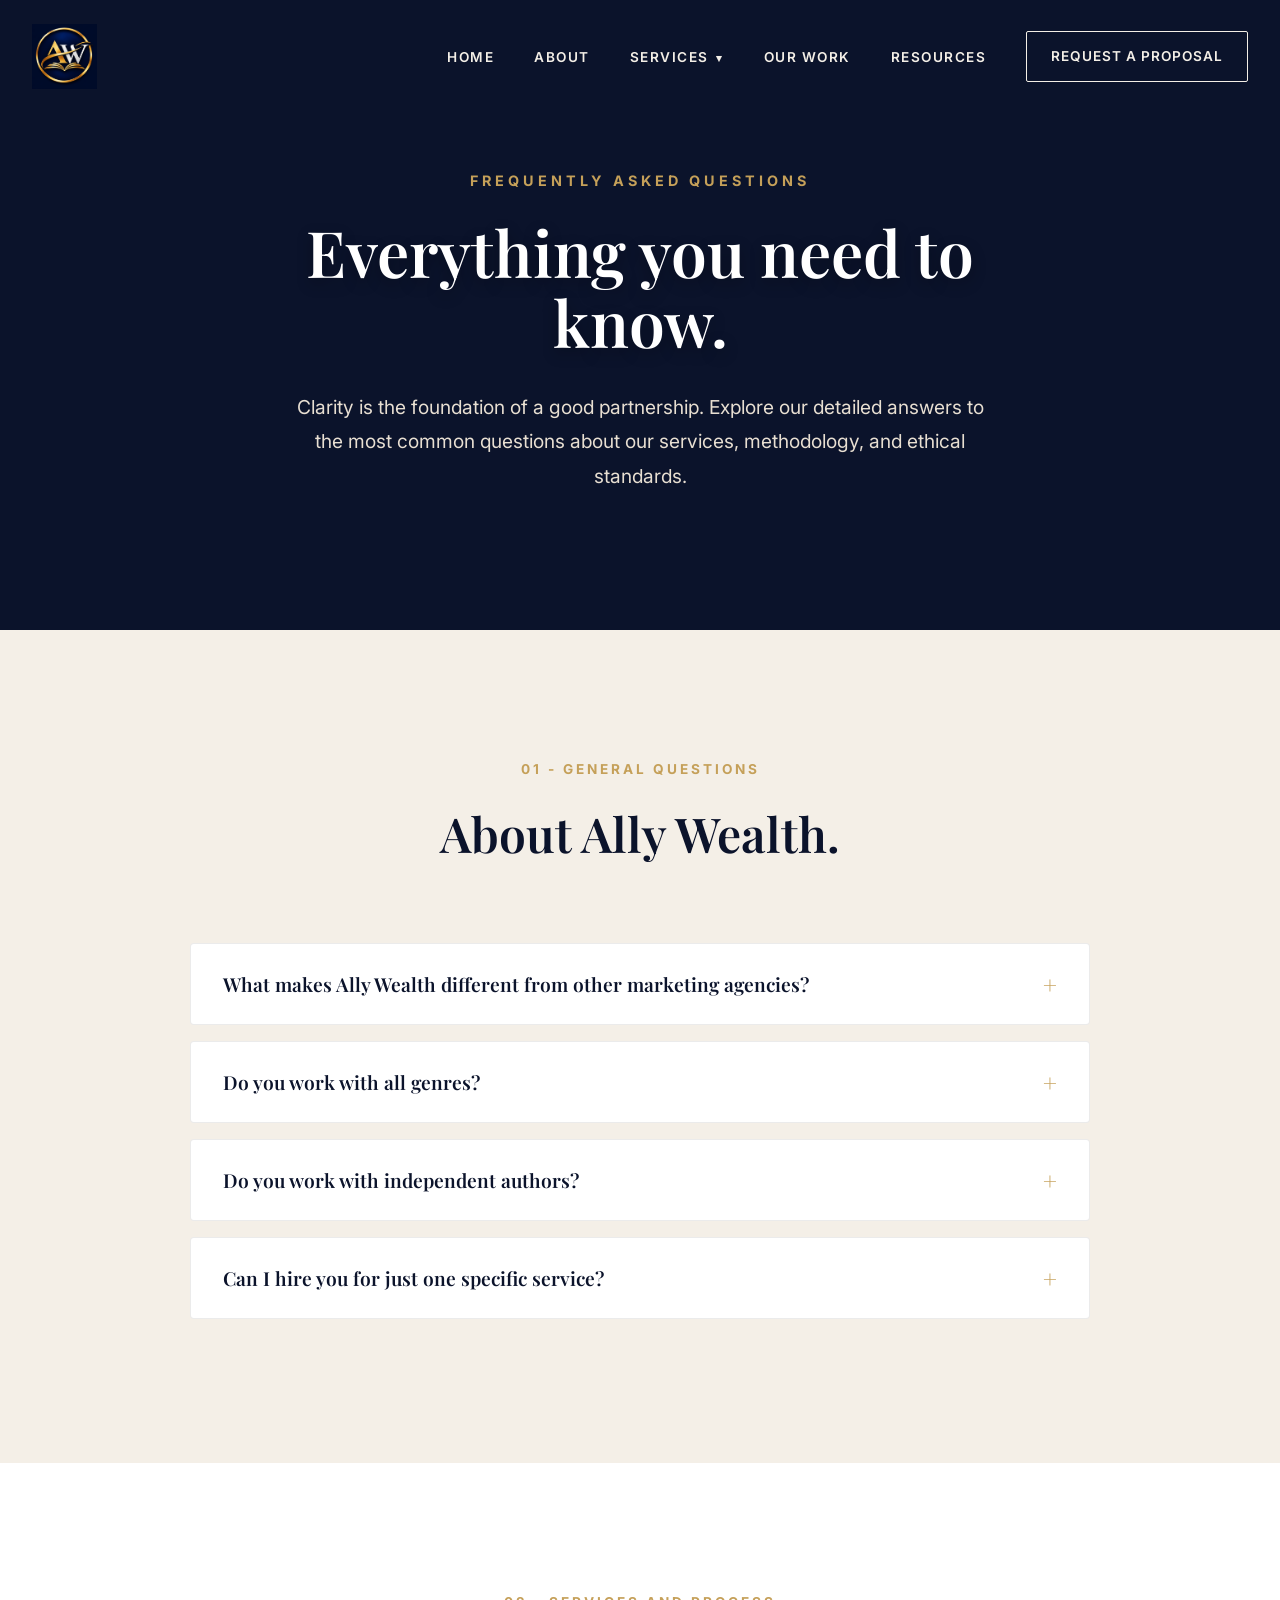
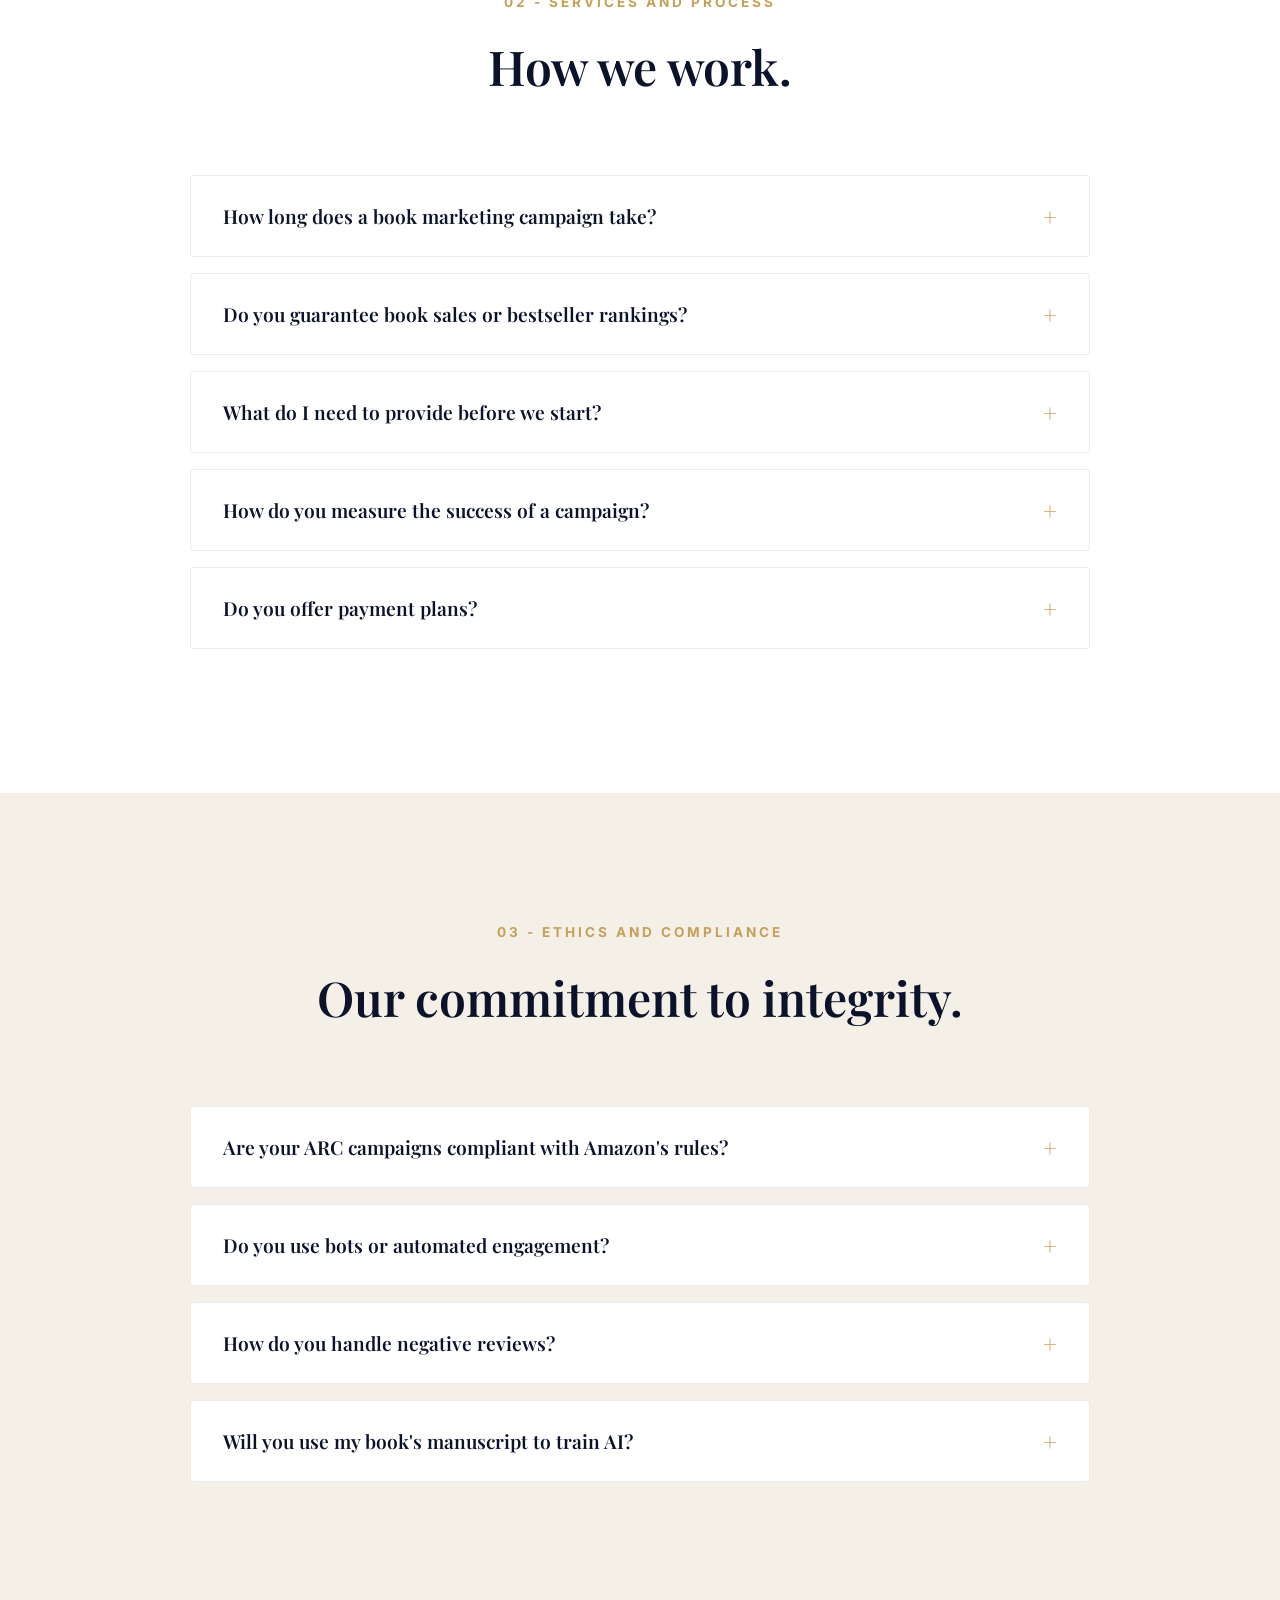
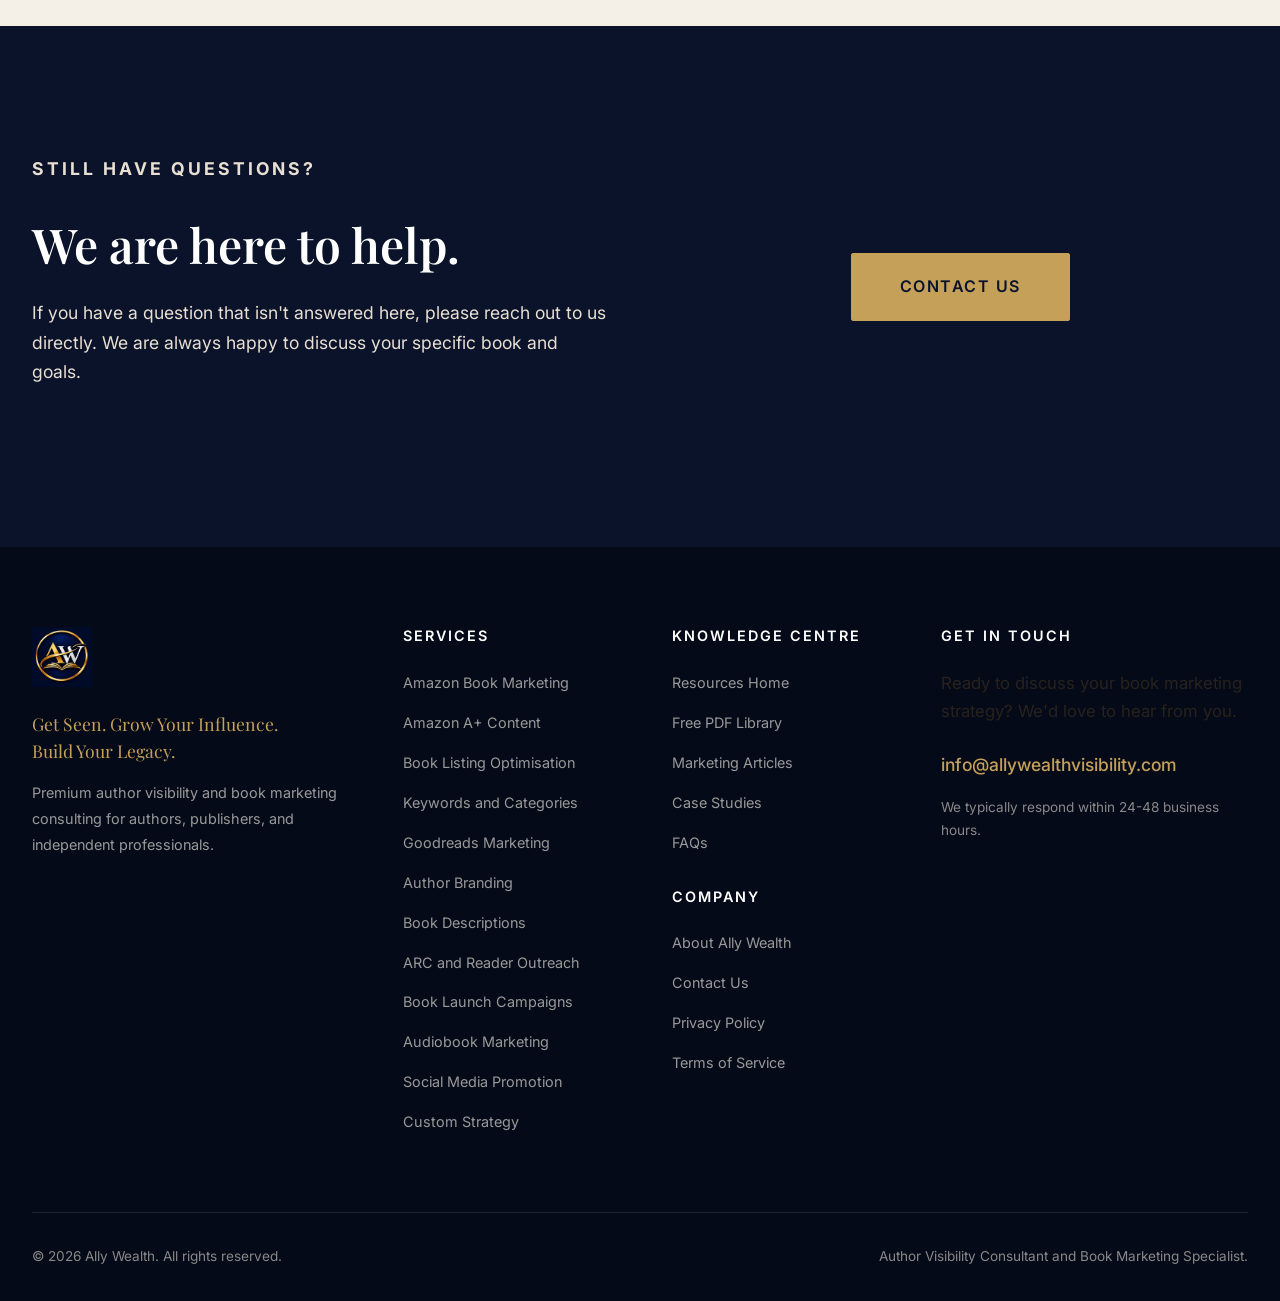
<file: faq.html>
<!DOCTYPE html>
<html lang="en">
<head>
    <meta charset="UTF-8">
    <meta name="viewport" content="width=device-width, initial-scale=1.0, maximum-scale=5.0">
    <title>Frequently Asked Questions | Ally Wealth</title>
    <meta name="description" content="Find answers to common questions about Ally Wealth's book marketing services, pricing, timelines, and ethical standards.">
    
    <link rel="icon" type="image/png" href="images/favicon.png">
    <link rel="preconnect" href="https://fonts.googleapis.com">
    <link rel="preconnect" href="https://fonts.gstatic.com" crossorigin>
    <link href="https://fonts.googleapis.com/css2?family=Inter:wght@300;400;500;600;700;800&family=Playfair+Display:ital,wght@0,400;0,600;0,700;0,800;1,400&display=swap" rel="stylesheet">
    <link rel="stylesheet" href="style.css">
</head>
<body>

    <div id="preloader">
        <div class="loader-content">
            <svg class="loader-svg" viewBox="0 0 100 100">
                <circle cx="50" cy="50" r="40" stroke="#C5A059" stroke-width="2" fill="none" class="circle-anim"></circle>
            </svg>
            <h2 class="loader-text">ALLY WEALTH</h2>
        </div>
    </div>

    <nav class="navbar scrolled" id="navbar">
        <div class="nav-container">
            <a href="index.html" class="logo-link">
                <img src="images/favicon.png" alt="Ally Wealth Logo" class="logo-img">
            </a>
            <div class="mobile-menu-btn" id="mobile-menu-btn" role="button" tabindex="0">
                <span class="bar"></span>
                <span class="bar"></span>
                <span class="bar"></span>
            </div>
            <ul class="nav-links" id="nav-links">
                <li><a href="index.html" class="nav-link">Home</a></li>
                <li><a href="about.html" class="nav-link">About</a></li>
                <li class="dropdown mega-dropdown">
                    <a href="services.html" class="nav-link">Services <span class="arrow">&#9662;</span></a>
                    <div class="mega-menu">
                        <div class="mega-menu-inner">
                            <div class="mega-col">
                                <h4>Amazon Optimization</h4>
                                <ul>
                                    <li><a href="services.html#amazon">Amazon Book Marketing</a></li>
                                    <li><a href="services.html#aplus">Amazon A+ Content</a></li>
                                    <li><a href="services.html#listing">Book Listing Optimisation</a></li>
                                    <li><a href="services.html#keywords">Keywords and Categories</a></li>
                                </ul>
                            </div>
                            <div class="mega-col">
                                <h4>Reader Engagement</h4>
                                <ul>
                                    <li><a href="services.html#goodreads">Goodreads Marketing</a></li>
                                    <li><a href="services.html#arc">ARC and Reader Outreach</a></li>
                                    <li><a href="services.html#social">Social Media Promotion</a></li>
                                    <li><a href="services.html#audiobook">Audiobook Marketing</a></li>
                                </ul>
                            </div>
                            <div class="mega-col">
                                <h4>Author and Launch</h4>
                                <ul>
                                    <li><a href="services.html#branding">Author Branding</a></li>
                                    <li><a href="services.html#descriptions">Book Descriptions</a></li>
                                    <li><a href="services.html#launch">Book Launch Campaigns</a></li>
                                    <li><a href="services.html#custom">Custom Book Strategy</a></li>
                                </ul>
                            </div>
                            <div class="mega-col highlight-col">
                                <h4>Need Guidance?</h4>
                                <p>Not sure which service fits your book? Let's discuss your goals.</p>
                                <a href="contact.html" class="btn-primary btn-small">Get a Proposal</a>
                            </div>
                        </div>
                    </div>
                </li>
                <li><a href="work.html" class="nav-link">Our Work</a></li>
                <li><a href="resources.html" class="nav-link">Resources</a></li>
                <li><a href="contact.html" class="btn-primary nav-btn">Request a Proposal</a></li>
            </ul>
        </div>
    </nav>

    <header class="hero hero-inner">
        <div class="hero-overlay"></div>
        <div class="container hero-content">
            <p class="hero-subtitle fade-in-up">FREQUENTLY ASKED QUESTIONS</p>
            <h1 class="hero-title fade-in-up delay-1">
                Everything you need to know.
            </h1>
            <p class="hero-description fade-in-up delay-2">
                Clarity is the foundation of a good partnership. Explore our detailed answers to the most common questions about our services, methodology, and ethical standards.
            </p>
        </div>
    </header>

    <!-- GENERAL QUESTIONS -->
    <section class="section faq-section">
        <div class="container">
            <div class="section-header fade-in-up">
                <p class="section-label">01 - GENERAL QUESTIONS</p>
                <h2>About Ally Wealth.</h2>
            </div>
            <div class="faq-grid">
                <div class="faq-item fade-in-up">
                    <button class="faq-question">What makes Ally Wealth different from other marketing agencies? <span class="faq-icon">+</span></button>
                    <div class="faq-answer">
                        <p>We combine over a decade of hands-on industry experience with a deeply ethical approach. We do not rely on bots, fake reviews, or misleading tactics. We build sustainable visibility through rigorous research, strategic positioning, and genuine reader engagement. We treat your book as a unique product, not a template.</p>
                    </div>
                </div>
                <div class="faq-item fade-in-up">
                    <button class="faq-question">Do you work with all genres? <span class="faq-icon">+</span></button>
                    <div class="faq-answer">
                        <p>Yes. While our strategies are highly tailored to the specific nuances of each genre, we have extensive experience across fiction (thriller, romance, fantasy, sci-fi) and non-fiction (memoir, self-help, business, history). We research the specific tropes, keywords, and reader communities relevant to your genre.</p>
                    </div>
                </div>
                <div class="faq-item fade-in-up">
                    <button class="faq-question">Do you work with independent authors? <span class="faq-icon">+</span></button>
                    <div class="faq-answer">
                        <p>Absolutely. We work with independent authors, small presses, and established publishers. Our services are scalable to fit various budgets and goals. We believe that indie authors deserve access to the same high-level strategic marketing as traditionally published authors.</p>
                    </div>
                </div>
                <div class="faq-item fade-in-up">
                    <button class="faq-question">Can I hire you for just one specific service? <span class="faq-icon">+</span></button>
                    <div class="faq-answer">
                        <p>Yes. While we offer comprehensive custom strategies, many authors come to us for specific needs, such as an Amazon listing audit, blurb rewriting, or A+ content design. We can tailor a proposal to fit your exact needs.</p>
                    </div>
                </div>
            </div>
        </div>
    </section>

    <!-- SERVICE AND PROCESS QUESTIONS -->
    <section class="section faq-section" style="background-color: var(--white);">
        <div class="container">
            <div class="section-header fade-in-up">
                <p class="section-label">02 - SERVICES AND PROCESS</p>
                <h2>How we work.</h2>
            </div>
            <div class="faq-grid">
                <div class="faq-item fade-in-up">
                    <button class="faq-question">How long does a book marketing campaign take? <span class="faq-icon">+</span></button>
                    <div class="faq-answer">
                        <p>Timelines vary based on the services required. A listing optimisation might take a week, while a full launch campaign typically spans 8 to 12 weeks. We provide a detailed timeline during the proposal stage, ensuring you know exactly what to expect at every stage of the process.</p>
                    </div>
                </div>
                <div class="faq-item fade-in-up">
                    <button class="faq-question">Do you guarantee book sales or bestseller rankings? <span class="faq-icon">+</span></button>
                    <div class="faq-answer">
                        <p>No. No ethical marketer can guarantee sales or rankings, as these are determined by the platform's algorithms and reader behavior. We guarantee strategic, evidence-aware work that positions your book optimally for its target audience. We focus on improving discoverability and conversion, which are the foundational drivers of long-term sales.</p>
                    </div>
                </div>
                <div class="faq-item fade-in-up">
                    <button class="faq-question">What do I need to provide before we start? <span class="faq-icon">+</span></button>
                    <div class="faq-answer">
                        <p>We will need your manuscript details, any existing marketing assets, your author bio, and access to your book listing where necessary. We will provide a complete onboarding checklist once we begin.</p>
                    </div>
                </div>
                <div class="faq-item fade-in-up">
                    <button class="faq-question">How do you measure the success of a campaign? <span class="faq-icon">+</span></button>
                    <div class="faq-answer">
                        <p>We establish clear, measurable goals at the outset. This might include improved listing conversion rates, increased keyword visibility, successful ARC campaign execution, or higher engagement on social channels. We provide transparent reporting on these metrics and review them with you regularly.</p>
                    </div>
                </div>
                <div class="faq-item fade-in-up">
                    <button class="faq-question">Do you offer payment plans? <span class="faq-icon">+</span></button>
                    <div class="faq-answer">
                        <p>For larger, multi-stage campaigns, we often structure payments into milestones. We will discuss the specific payment schedule during the proposal process to ensure it aligns with your budget.</p>
                    </div>
                </div>
            </div>
        </div>
    </section>

    <!-- ETHICS AND COMPLIANCE QUESTIONS -->
    <section class="section faq-section">
        <div class="container">
            <div class="section-header fade-in-up">
                <p class="section-label">03 - ETHICS AND COMPLIANCE</p>
                <h2>Our commitment to integrity.</h2>
            </div>
            <div class="faq-grid">
                <div class="faq-item fade-in-up">
                    <button class="faq-question">Are your ARC campaigns compliant with Amazon's rules? <span class="faq-icon">+</span></button>
                    <div class="faq-answer">
                        <p>Yes. We strictly adhere to ethical guidelines. We never buy reviews, manipulate ratings, or pressure readers. Our outreach focuses on connecting your book with genuinely interested readers who voluntarily choose to leave honest feedback. We encourage all recipients to disclose that they received a free copy.</p>
                    </div>
                </div>
                <div class="faq-item fade-in-up">
                    <button class="faq-question">Do you use bots or automated engagement? <span class="faq-icon">+</span></button>
                    <div class="faq-answer">
                        <p>Never. We believe in authentic, human-to-human engagement. Using bots or automated engagement violates the terms of service of most platforms and damages your author brand. We engage with readers respectfully and manually.</p>
                    </div>
                </div>
                <div class="faq-item fade-in-up">
                    <button class="faq-question">How do you handle negative reviews? <span class="faq-icon">+</span></button>
                    <div class="faq-answer">
                        <p>Readers are entitled to their opinions. We never argue with reviewers, identify them, or mobilize followers against criticism. We use negative feedback as valuable insight to understand reader expectations and potential manuscript issues, respecting the reader's perspective.</p>
                    </div>
                </div>
                <div class="faq-item fade-in-up">
                    <button class="faq-question">Will you use my book's manuscript to train AI? <span class="faq-icon">+</span></button>
                    <div class="faq-answer">
                        <p>Absolutely not. Your manuscript and all associated materials are treated with strict confidentiality. We do not use client materials to train any AI models or share them with third parties outside the scope of your specific campaign.</p>
                    </div>
                </div>
            </div>
        </div>
    </section>

    <section class="section cta-section">
        <div class="container cta-container">
            <div class="cta-text fade-in-left">
                <p class="section-label">STILL HAVE QUESTIONS?</p>
                <h2>We are here to help.</h2>
                <p>If you have a question that isn't answered here, please reach out to us directly. We are always happy to discuss your specific book and goals.</p>
            </div>
            <div class="fade-in-right" style="text-align: center;">
                <a href="contact.html" class="btn-primary btn-large">Contact Us</a>
            </div>
        </div>
    </section>

    <footer class="mega-footer">
        <div class="container">
            <div class="footer-grid">
                <div class="footer-col brand-col">
                    <img src="images/favicon.png" alt="Ally Wealth Logo" class="footer-logo">
                    <p class="footer-tagline">Get Seen. Grow Your Influence.<br>Build Your Legacy.</p>
                    <p class="footer-desc">Premium author visibility and book marketing consulting for authors, publishers, and independent professionals.</p>
                </div>
                <div class="footer-col">
                    <h4>Services</h4>
                    <ul>
                        <li><a href="services.html#amazon">Amazon Book Marketing</a></li>
                        <li><a href="services.html#aplus">Amazon A+ Content</a></li>
                        <li><a href="services.html#listing">Book Listing Optimisation</a></li>
                        <li><a href="services.html#keywords">Keywords and Categories</a></li>
                        <li><a href="services.html#goodreads">Goodreads Marketing</a></li>
                        <li><a href="services.html#branding">Author Branding</a></li>
                        <li><a href="services.html#descriptions">Book Descriptions</a></li>
                        <li><a href="services.html#arc">ARC and Reader Outreach</a></li>
                        <li><a href="services.html#launch">Book Launch Campaigns</a></li>
                        <li><a href="services.html#audiobook">Audiobook Marketing</a></li>
                        <li><a href="services.html#social">Social Media Promotion</a></li>
                        <li><a href="services.html#custom">Custom Strategy</a></li>
                    </ul>
                </div>
                <div class="footer-col">
                    <h4>Knowledge Centre</h4>
                    <ul>
                        <li><a href="resources.html">Resources Home</a></li>
                        <li><a href="resources.html#pdf-library">Free PDF Library</a></li>
                        <li><a href="resources.html#articles">Marketing Articles</a></li>
                        <li><a href="work.html">Case Studies</a></li>
                        <li><a href="faq.html">FAQs</a></li>
                    </ul>
                    <h4 class="mt-2">Company</h4>
                    <ul>
                        <li><a href="about.html">About Ally Wealth</a></li>
                        <li><a href="contact.html">Contact Us</a></li>
                        <li><a href="privacy.html">Privacy Policy</a></li>
                        <li><a href="terms.html">Terms of Service</a></li>
                    </ul>
                </div>
                <div class="footer-col contact-col">
                    <h4>Get in Touch</h4>
                    <p class="footer-contact-text">Ready to discuss your book marketing strategy? We'd love to hear from you.</p>
                    <a href="mailto:info@allywealthvisibility.com" class="footer-email">info@allywealthvisibility.com</a>
                    <p class="footer-response">We typically respond within 24-48 business hours.</p>
                </div>
            </div>
            <div class="footer-bottom">
                <p>&copy; 2026 Ally Wealth. All rights reserved.</p>
                <p>Author Visibility Consultant and Book Marketing Specialist.</p>
            </div>
        </div>
    </footer>
    <script src="script.js"></script>
</body>
</html>
</file>
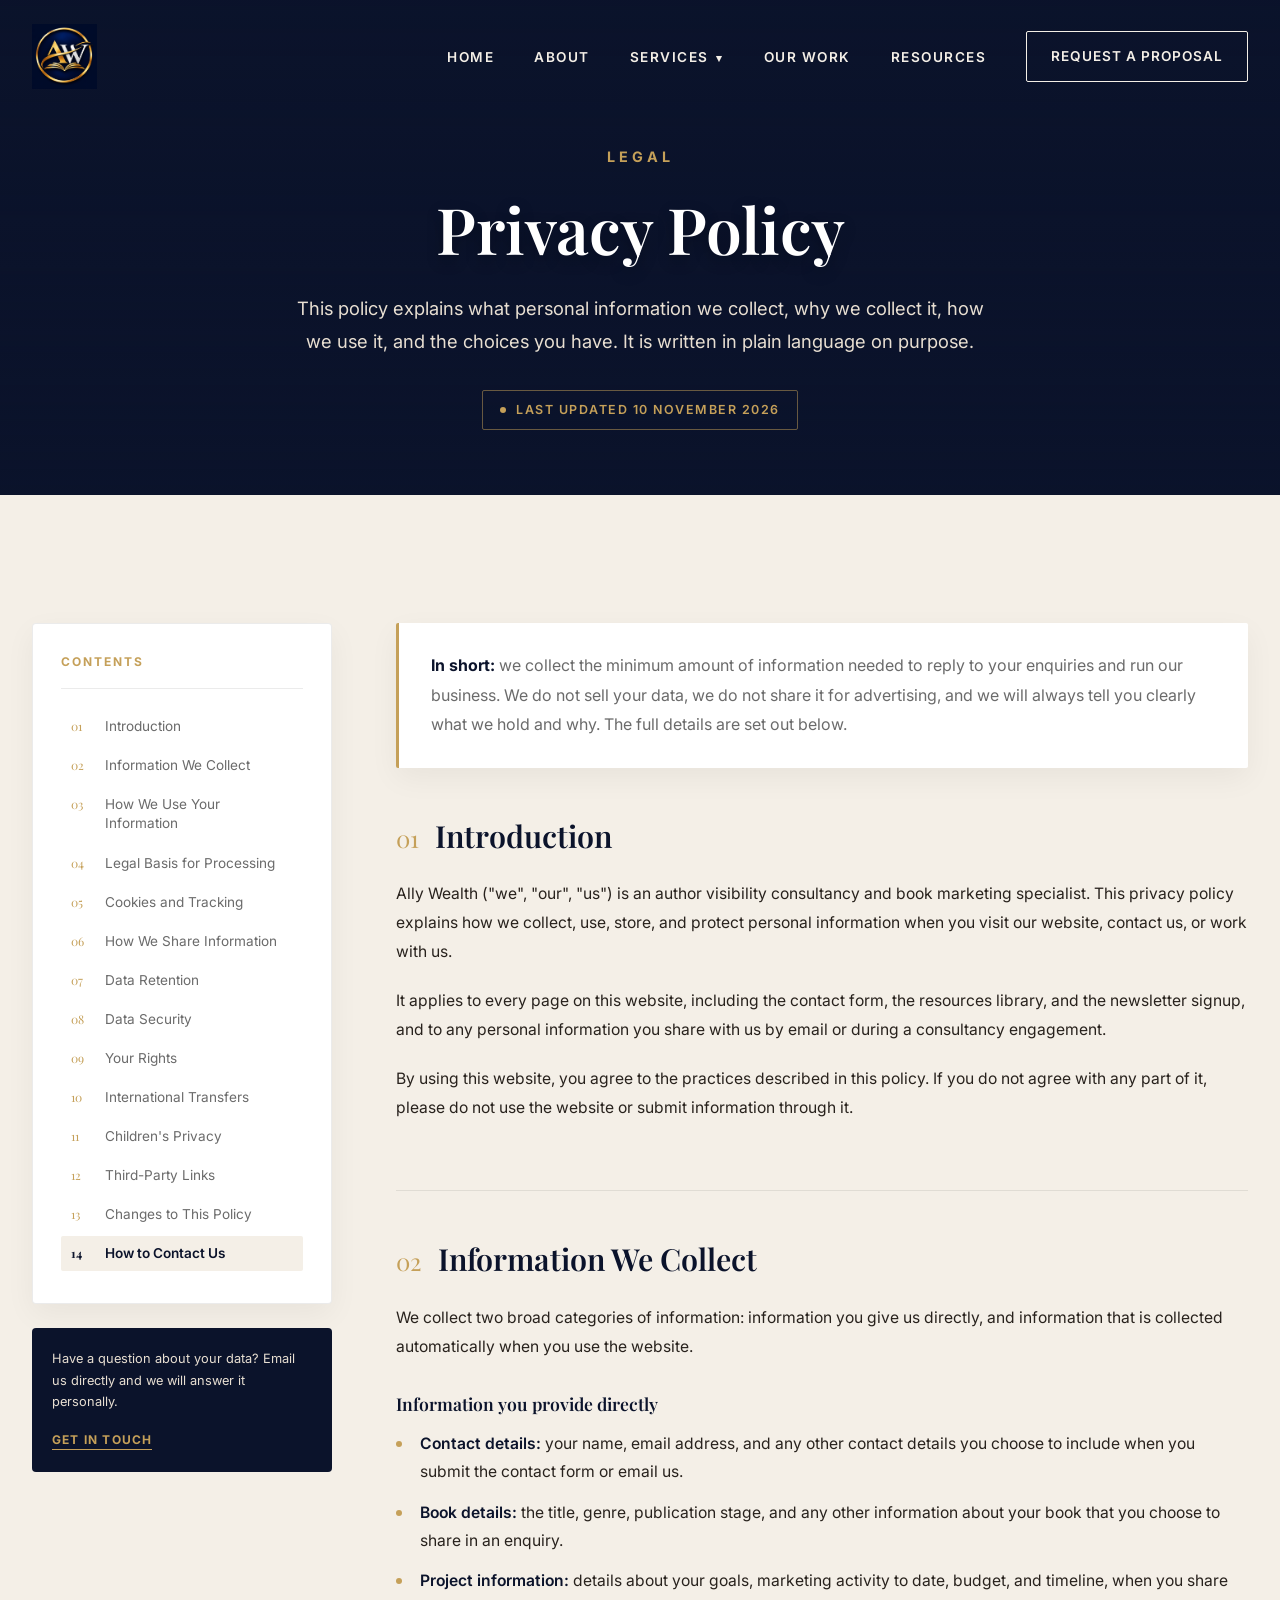
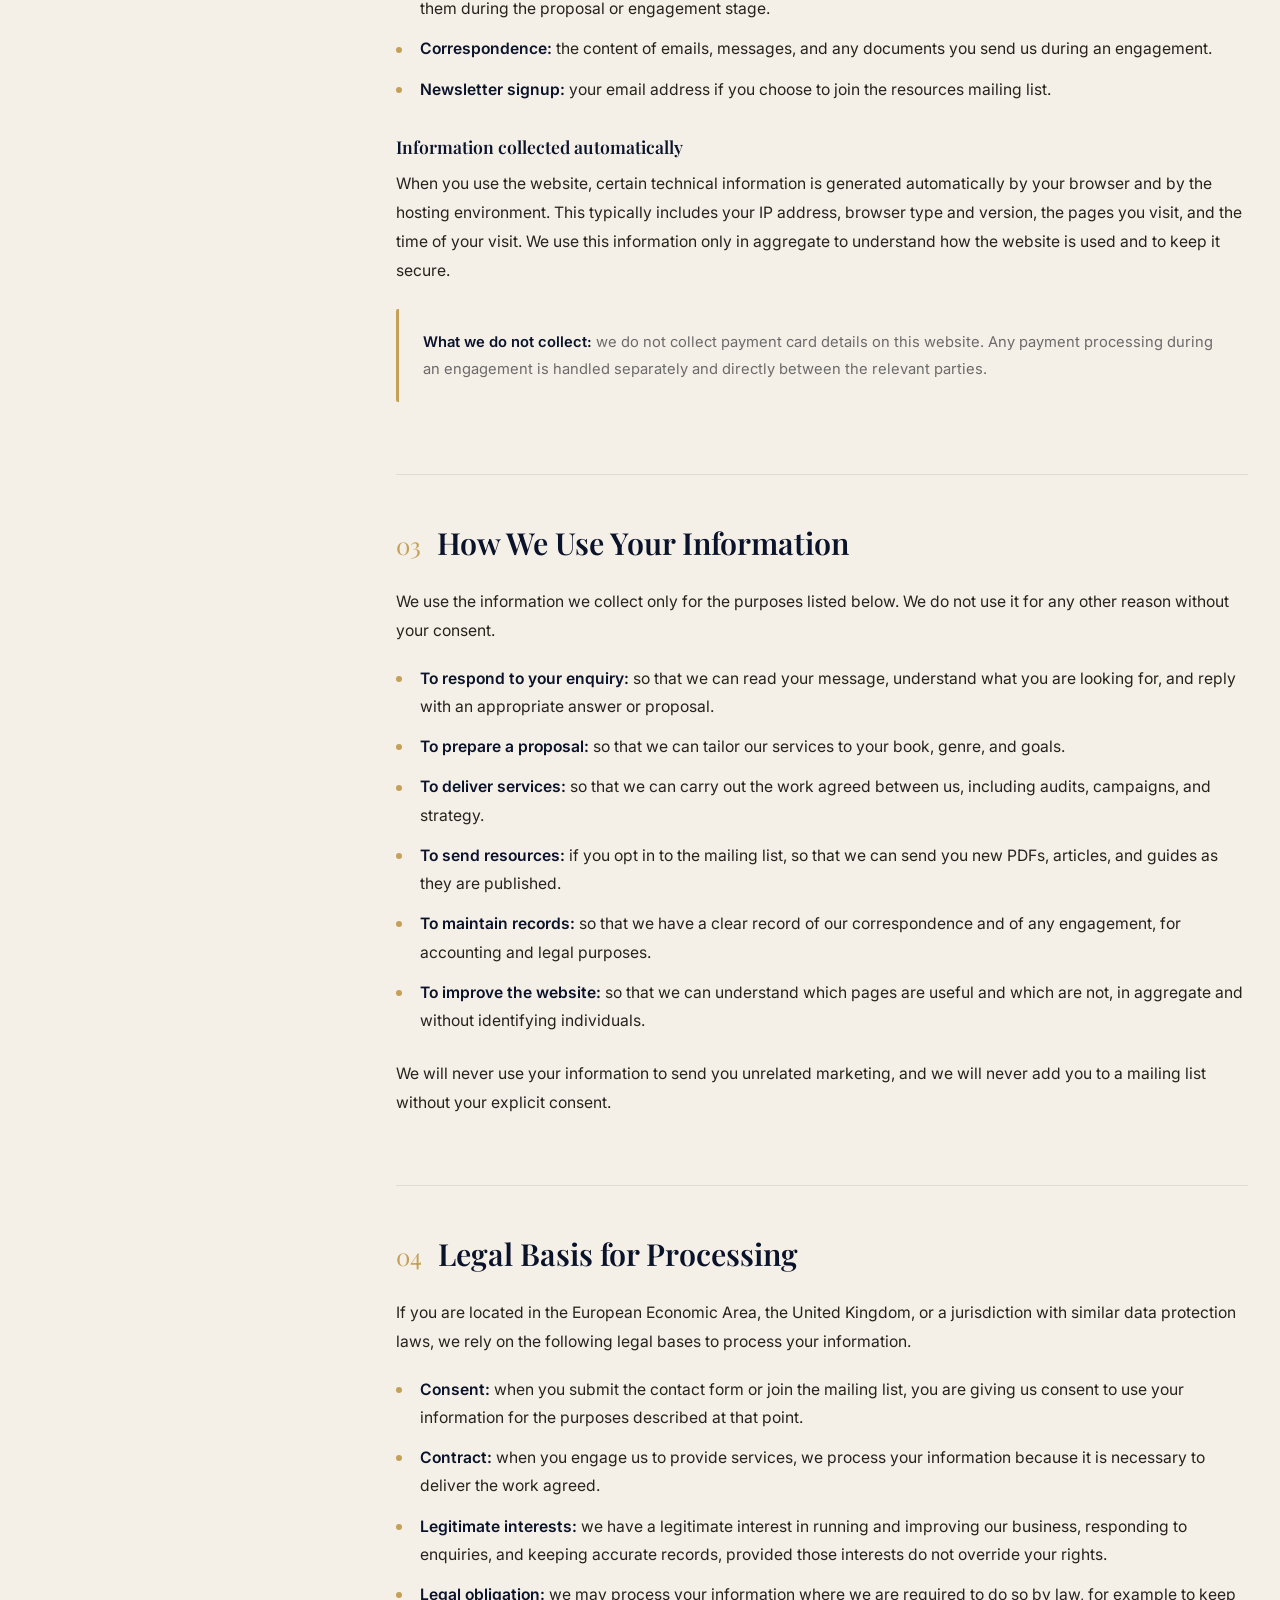
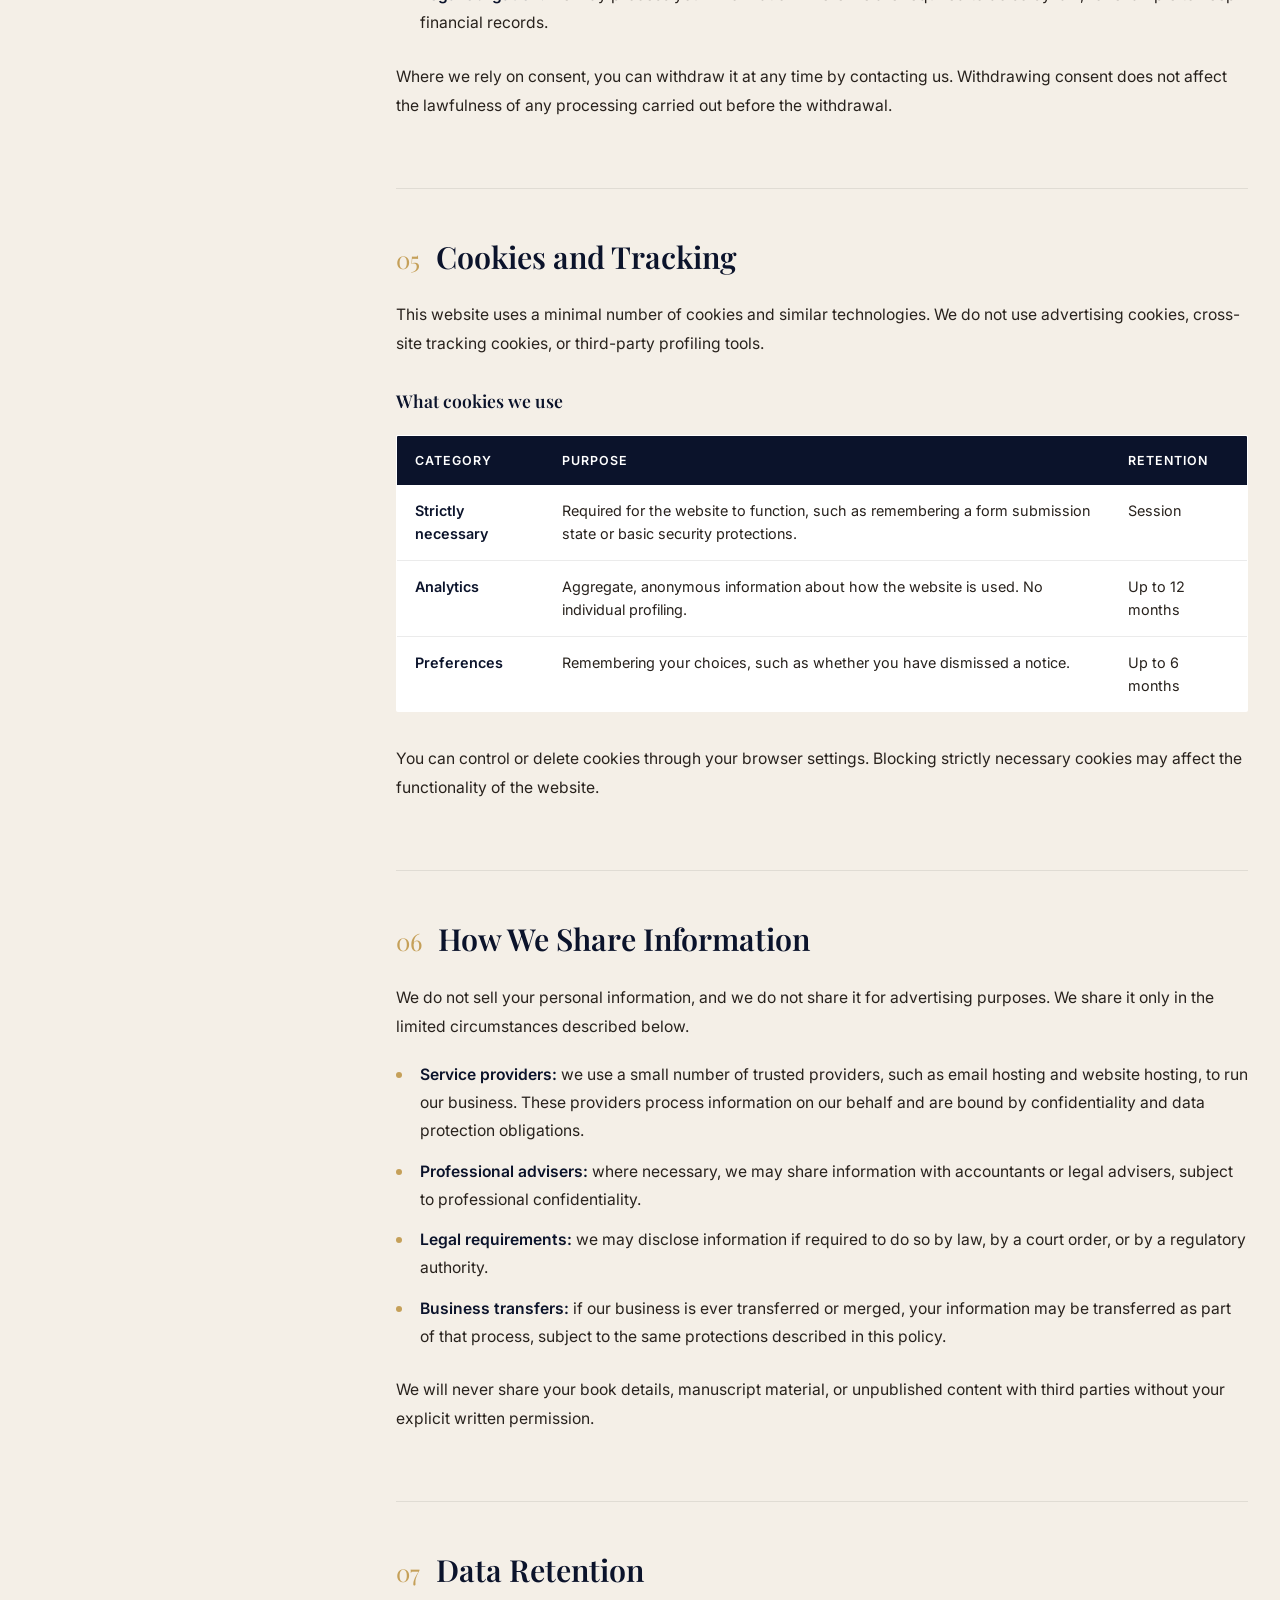
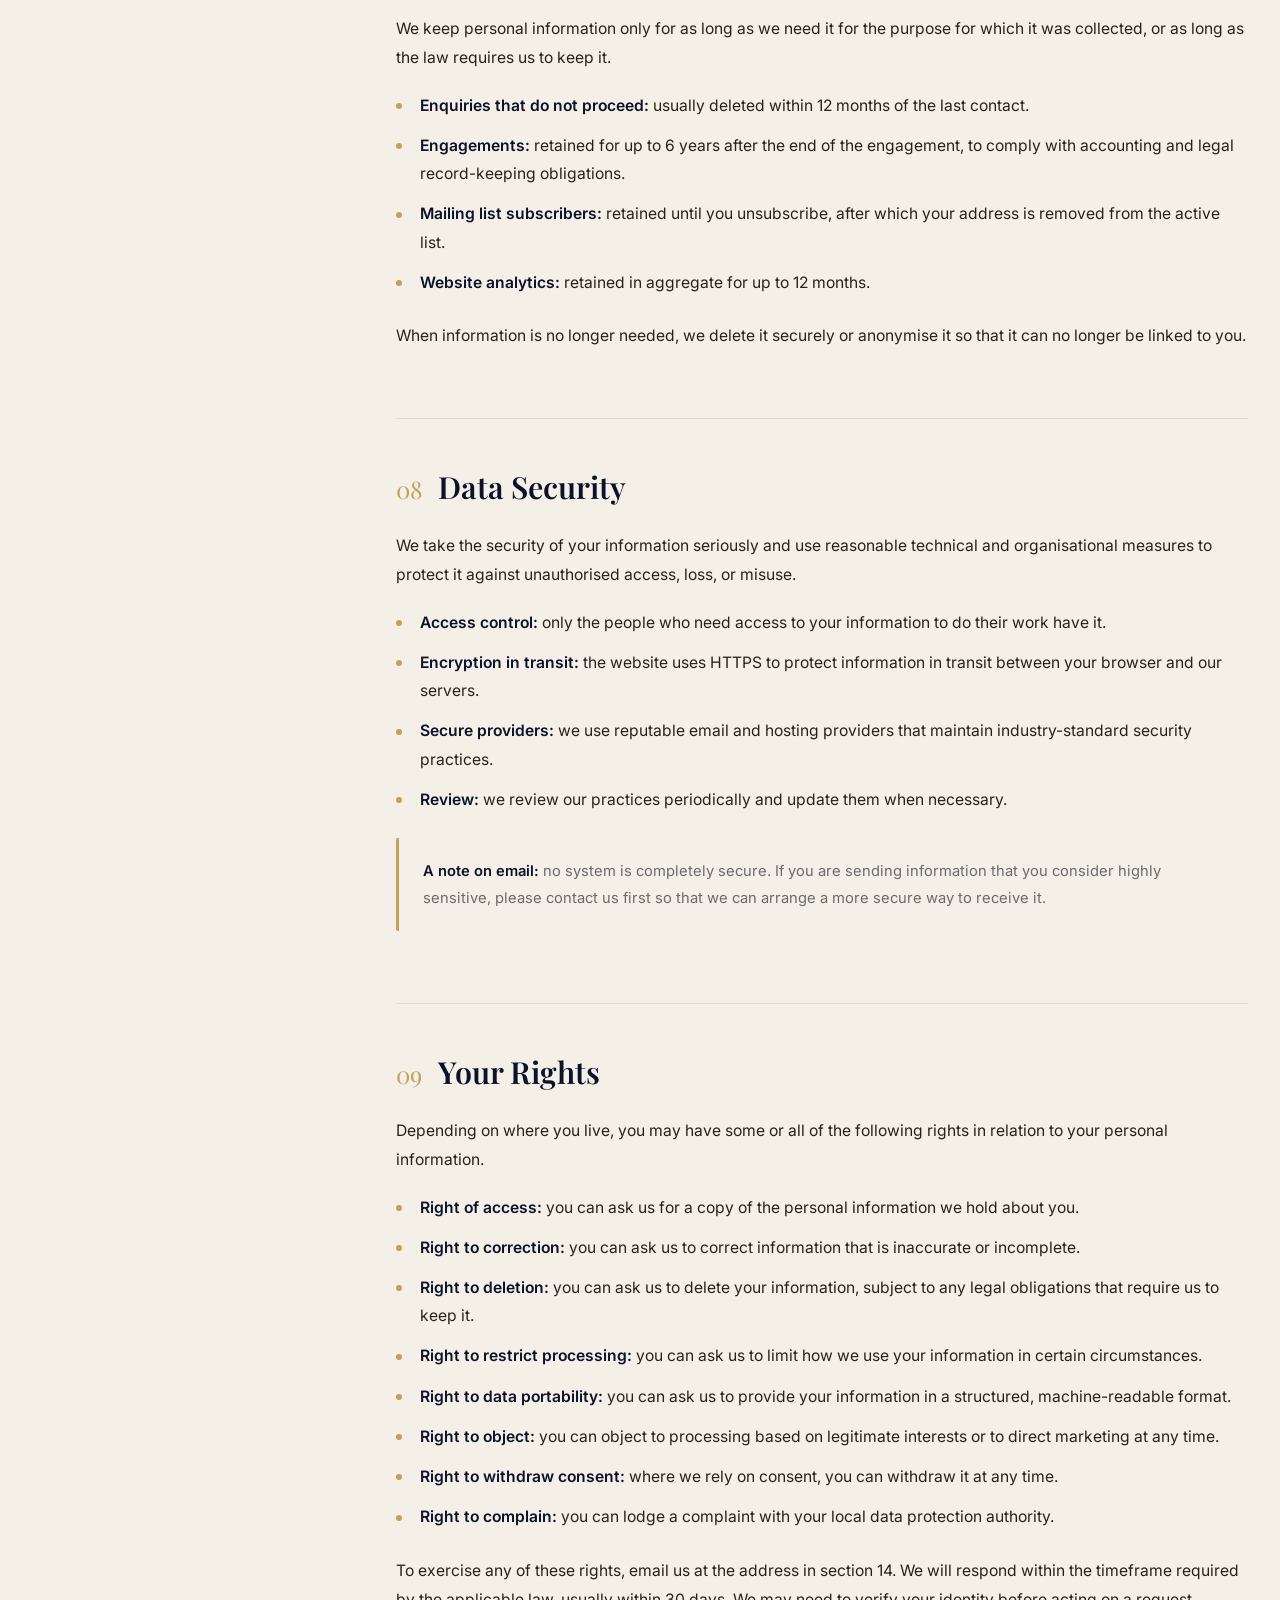
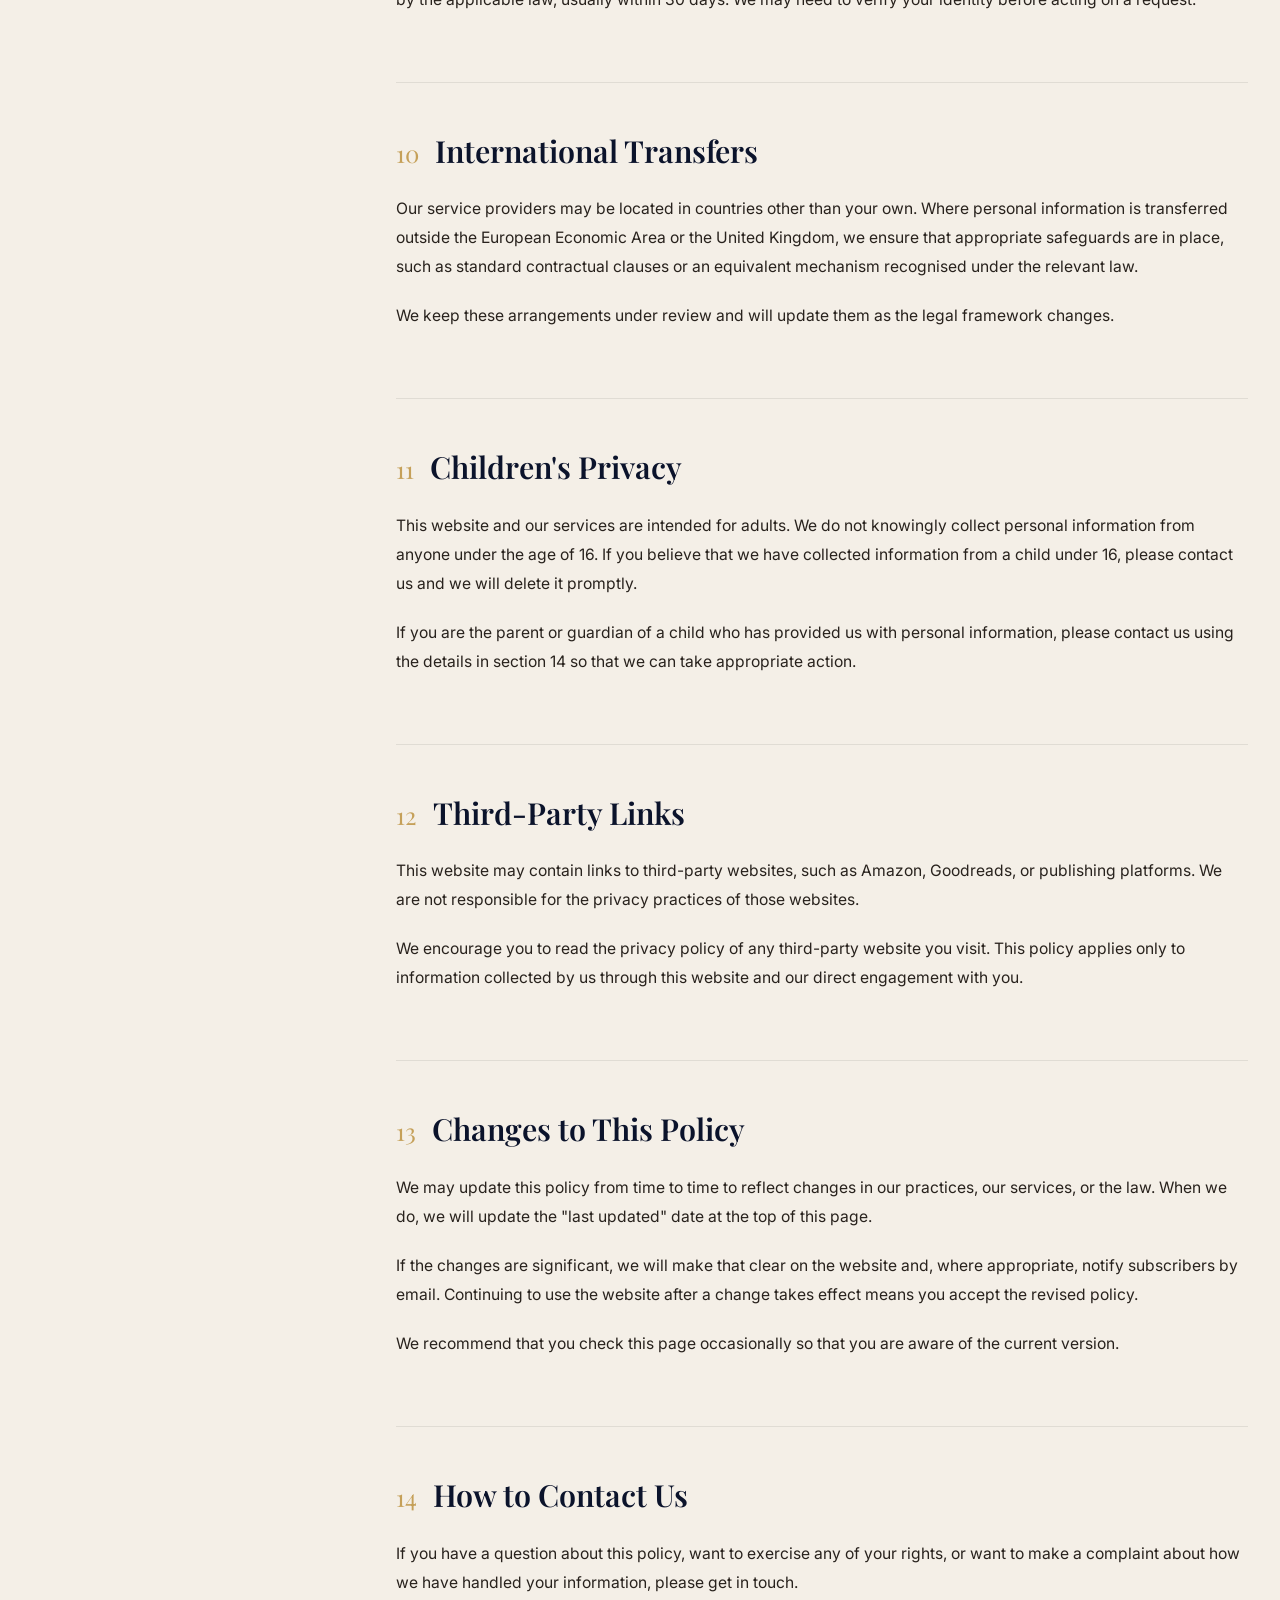
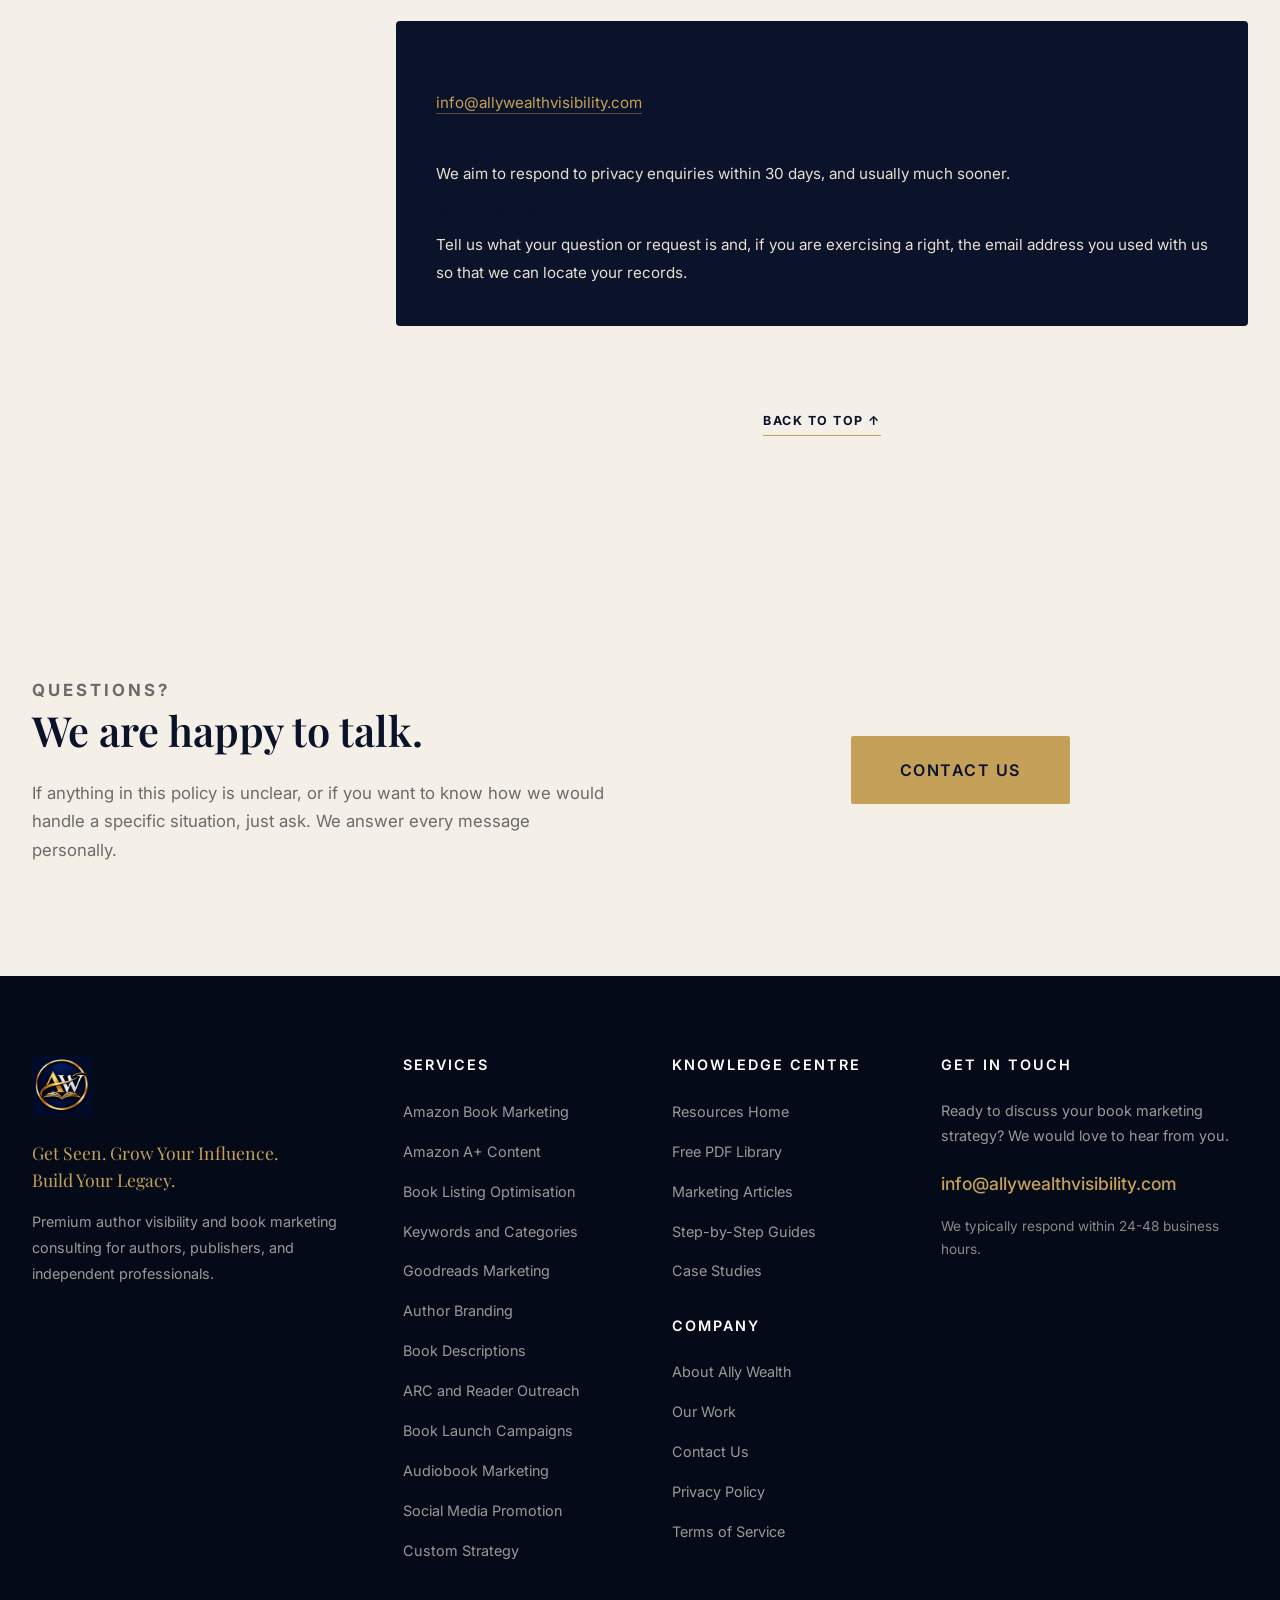
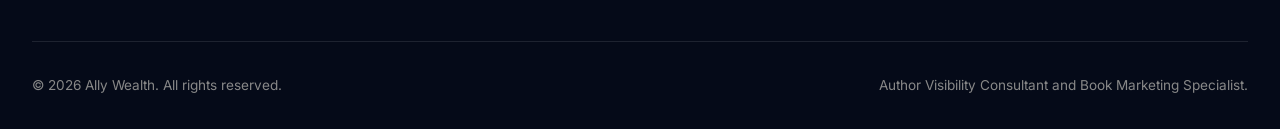
<file: privacy.html>
<!DOCTYPE html>
<!-- =====================================================================
     ALLY WEALTH - PREMIUM AUTHOR VISIBILITY CONSULTANT
     MASTER PRIVACY POLICY PAGE - ALL-IN-ONE FILE
     =====================================================================
     This file contains all HTML, CSS, and JavaScript required for the
     privacy policy page. No external CSS or JS files are needed for this
     page to render perfectly.

     Contents:
     1. Privacy hero with last updated badge
     2. Sticky table of contents with scroll spy
     3. Fourteen policy sections (anchored)
     4. Contact block and back to top
     5. Standard CTA and footer

     Author: Ally Wealth Development Team
     Date: 2026
     ===================================================================== -->

<html lang="en">
<head>
    <!-- =================================================================
         META TAGS AND SEO OPTIMIZATION
         ================================================================= -->
    <meta charset="UTF-8">
    <meta name="viewport" content="width=device-width, initial-scale=1.0, maximum-scale=5.0">
    <meta http-equiv="X-UA-Compatible" content="IE=edge">

    <!-- Primary Meta Tags -->
    <title>Privacy Policy | Ally Wealth Book Marketing</title>
    <meta name="title" content="Privacy Policy | Ally Wealth Book Marketing">
    <meta name="description" content="Read the Ally Wealth privacy policy. How we collect, use, and protect your personal information when you use our website and book marketing services.">
    <meta name="keywords" content="Ally Wealth privacy policy, data protection, author privacy, book marketing privacy, GDPR, CCPA">
    <meta name="author" content="Ally Wealth">
    <meta name="robots" content="index, follow">

    <!-- Open Graph / Facebook -->
    <meta property="og:type" content="website">
    <meta property="og:url" content="https://allywealthvisibility.com/privacy.html">
    <meta property="og:title" content="Privacy Policy | Ally Wealth Book Marketing">
    <meta property="og:description" content="How we collect, use, and protect your personal information.">
    <meta property="og:image" content="images/banner.jpg">

    <!-- Twitter -->
    <meta property="twitter:card" content="summary_large_image">
    <meta property="twitter:url" content="https://allywealthvisibility.com/privacy.html">
    <meta property="twitter:title" content="Privacy Policy | Ally Wealth Book Marketing">
    <meta property="twitter:description" content="How we collect, use, and protect your personal information.">
    <meta property="twitter:image" content="images/banner.jpg">

    <!-- Favicon -->
    <link rel="icon" type="image/png" href="images/favicon.png">
    <link rel="apple-touch-icon" href="images/favicon.png">

    <!-- Google Fonts -->
    <link rel="preconnect" href="https://fonts.googleapis.com">
    <link rel="preconnect" href="https://fonts.gstatic.com" crossorigin>
    <link href="https://fonts.googleapis.com/css2?family=Inter:wght@300;400;500;600;700;800&family=Playfair+Display:ital,wght@0,400;0,600;0,700;0,800;1,400&display=swap" rel="stylesheet">

    <!-- =================================================================
         EMBEDDED CSS STYLESHEET
         ================================================================= -->
    <style>
        /* =============================================================
           1. CSS VARIABLES AND ROOT DEFINITIONS
           ============================================================= */
        :root {
            --navy: #0B132B;
            --gold: #C5A059;
            --ivory: #F4EFE7;
            --charcoal: #28221D;
            --white: #FFFFFF;
            --light-gray: #E8DFD2;
            --dark-gray: #1A1A1A;
            --muted-text: #6B6B6B;
            --border-color: rgba(0, 0, 0, 0.08);
            --gold-transparent: rgba(197, 160, 89, 0.2);
            --font-heading: 'Playfair Display', serif;
            --font-body: 'Inter', sans-serif;
            --transition-smooth: all 0.4s cubic-bezier(0.25, 0.46, 0.45, 0.94);
            --transition-fast: all 0.2s ease-in-out;
            --shadow-subtle: 0 10px 30px rgba(0, 0, 0, 0.05);
            --shadow-hover: 0 20px 40px rgba(0, 0, 0, 0.1);
            --container-width: 1280px;
            --container-padding: 2rem;
            --section-padding: 8rem 0;
        }

        /* =============================================================
           2. GLOBAL RESET AND BASE STYLES
           ============================================================= */
        * {
            margin: 0;
            padding: 0;
            box-sizing: border-box;
        }

        html {
            scroll-behavior: smooth;
            font-size: 16px;
            -webkit-text-size-adjust: 100%;
        }

        body {
            font-family: var(--font-body);
            background-color: var(--ivory);
            color: var(--charcoal);
            line-height: 1.7;
            overflow-x: hidden;
            -webkit-font-smoothing: antialiased;
            -moz-osx-font-smoothing: grayscale;
        }

        h1, h2, h3, h4, h5, h6 {
            font-family: var(--font-heading);
            font-weight: 600;
            color: var(--navy);
            line-height: 1.2;
            margin-bottom: 1rem;
        }

        h1 { font-size: clamp(2.5rem, 5vw, 4.5rem); }
        h2 { font-size: clamp(2rem, 4vw, 3rem); }
        h3 { font-size: clamp(1.3rem, 2.5vw, 1.8rem); }
        h4 { font-size: clamp(1.1rem, 2vw, 1.4rem); }

        p {
            margin-bottom: 1.5rem;
            font-size: 1.05rem;
            color: var(--charcoal);
        }

        a {
            text-decoration: none;
            color: inherit;
            transition: var(--transition-fast);
        }

        ul, ol {
            list-style: none;
            margin-bottom: 1.5rem;
        }

        img {
            max-width: 100%;
            height: auto;
            display: block;
            object-fit: cover;
        }

        button, input, select, textarea {
            font-family: inherit;
            font-size: inherit;
            outline: none;
            border: none;
            background: none;
        }

        button { cursor: pointer; }

        /* =============================================================
           3. UTILITY AND LAYOUT CLASSES
           ============================================================= */
        .container {
            max-width: var(--container-width);
            margin: 0 auto;
            padding: 0 var(--container-padding);
            width: 100%;
        }

        .section {
            padding: var(--section-padding);
            position: relative;
        }

        .section-label {
            color: var(--gold);
            font-size: 0.85rem;
            font-weight: 700;
            letter-spacing: 3px;
            text-transform: uppercase;
            margin-bottom: 1.5rem;
            display: block;
        }

        .mt-2 { margin-top: 2rem; }
        .mt-3 { margin-top: 3rem; }

        .bg-white { background-color: var(--white); }
        .bg-ivory { background-color: var(--ivory); }

        /* =============================================================
           4. BUTTONS
           ============================================================= */
        .btn-primary,
        .btn-secondary {
            display: inline-block;
            padding: 1rem 2.5rem;
            font-size: 0.9rem;
            font-weight: 600;
            text-transform: uppercase;
            letter-spacing: 1.5px;
            border-radius: 2px;
            cursor: pointer;
            transition: var(--transition-smooth);
            text-align: center;
            border: 1px solid transparent;
        }

        .btn-primary {
            background-color: var(--gold);
            color: var(--navy);
            border-color: var(--gold);
        }

        .btn-primary:hover {
            background-color: transparent;
            color: var(--gold);
        }

        .btn-secondary {
            background-color: transparent;
            color: var(--navy);
            border-color: var(--navy);
        }

        .btn-secondary:hover {
            background-color: var(--navy);
            color: var(--ivory);
        }

        .btn-large {
            padding: 1.2rem 3rem;
            font-size: 1rem;
        }

        .btn-small {
            padding: 0.6rem 1.5rem;
            font-size: 0.8rem;
        }

        /* =============================================================
           5. PRELOADER
           ============================================================= */
        #preloader {
            position: fixed;
            top: 0;
            left: 0;
            width: 100%;
            height: 100%;
            background-color: var(--navy);
            display: flex;
            justify-content: center;
            align-items: center;
            z-index: 9999;
            transition: opacity 0.6s ease;
        }

        #preloader.hidden {
            opacity: 0;
            pointer-events: none;
        }

        .loader-content { text-align: center; }

        .loader-svg {
            width: 80px;
            height: 80px;
            margin-bottom: 1rem;
        }

        .circle-anim {
            stroke-dasharray: 250;
            stroke-dashoffset: 250;
            animation: drawCircle 1.5s ease forwards infinite;
            transform-origin: center;
        }

        @keyframes drawCircle {
            0% { stroke-dashoffset: 250; transform: rotate(0deg); }
            50% { stroke-dashoffset: 0; transform: rotate(180deg); }
            100% { stroke-dashoffset: -250; transform: rotate(360deg); }
        }

        .loader-text {
            color: var(--gold);
            font-family: var(--font-heading);
            letter-spacing: 4px;
            font-size: 1.2rem;
            animation: pulseText 1.5s ease infinite;
        }

        .loader-subtext {
            color: var(--light-gray);
            font-size: 0.8rem;
            margin-top: 0.5rem;
            letter-spacing: 1px;
        }

        @keyframes pulseText {
            0%, 100% { opacity: 0.5; }
            50% { opacity: 1; }
        }

        /* =============================================================
           6. NAVIGATION
           ============================================================= */
        .navbar {
            position: fixed;
            top: 0;
            left: 0;
            width: 100%;
            padding: 1.5rem 0;
            background-color: transparent;
            z-index: 1000;
            transition: var(--transition-smooth);
        }

        .navbar.scrolled {
            background-color: rgba(244, 239, 231, 0.95);
            backdrop-filter: blur(10px);
            -webkit-backdrop-filter: blur(10px);
            padding: 1rem 0;
            box-shadow: 0 4px 20px rgba(0, 0, 0, 0.05);
        }

        .nav-container {
            max-width: var(--container-width);
            margin: 0 auto;
            padding: 0 var(--container-padding);
            display: flex;
            justify-content: space-between;
            align-items: center;
        }

        .logo-link {
            display: flex;
            align-items: center;
            z-index: 1001;
        }

        .logo-img {
            height: 65px;
            width: auto;
            transition: var(--transition-fast);
        }

        .navbar.scrolled .logo-img { height: 50px; }

        .nav-links {
            display: flex;
            align-items: center;
            gap: 2.5rem;
            margin-bottom: 0;
        }

        .nav-link {
            font-size: 0.85rem;
            font-weight: 600;
            text-transform: uppercase;
            letter-spacing: 1.5px;
            color: var(--ivory);
            position: relative;
            padding-bottom: 5px;
            transition: var(--transition-fast);
        }

        .navbar.scrolled .nav-link { color: var(--navy); }

        .nav-link::after {
            content: '';
            position: absolute;
            bottom: 0;
            left: 0;
            width: 0;
            height: 2px;
            background-color: var(--gold);
            transition: var(--transition-fast);
        }

        .nav-link:hover::after,
        .nav-link.active::after { width: 100%; }

        .nav-link:hover,
        .nav-link.active { color: var(--gold) !important; }

        .btn-primary.nav-btn {
            background-color: var(--gold);
            color: var(--navy);
            padding: 0.8rem 1.5rem;
            border: 1px solid var(--gold);
            font-weight: 600;
            text-transform: uppercase;
            letter-spacing: 1px;
            font-size: 0.85rem !important;
            border-radius: 2px;
        }

        .btn-primary.nav-btn:hover {
            background-color: transparent;
            color: var(--gold);
        }

        .navbar:not(.scrolled) .btn-primary.nav-btn {
            background-color: transparent;
            color: var(--ivory);
            border-color: var(--ivory);
        }

        .navbar:not(.scrolled) .btn-primary.nav-btn:hover {
            background-color: var(--ivory);
            color: var(--navy);
        }

        .dropdown { position: relative; }
        .arrow { font-size: 0.7rem; margin-left: 3px; display: inline-block; transition: transform 0.3s ease; }
        .dropdown:hover .arrow { transform: rotate(180deg); }

        .mega-menu {
            position: absolute;
            top: 100%;
            left: -150px;
            background-color: var(--white);
            width: 800px;
            box-shadow: var(--shadow-hover);
            border-top: 3px solid var(--gold);
            padding: 2.5rem;
            opacity: 0;
            visibility: hidden;
            transform: translateY(10px);
            transition: var(--transition-smooth);
            z-index: 100;
        }

        .dropdown:hover .mega-menu {
            opacity: 1;
            visibility: visible;
            transform: translateY(0);
        }

        .mega-menu-inner {
            display: grid;
            grid-template-columns: 1fr 1fr 1fr 1.2fr;
            gap: 2rem;
        }

        .mega-col h4 {
            font-family: var(--font-body);
            font-size: 0.9rem;
            text-transform: uppercase;
            letter-spacing: 1px;
            margin-bottom: 1.5rem;
            color: var(--navy);
            border-bottom: 1px solid var(--border-color);
            padding-bottom: 0.5rem;
        }

        .mega-col ul li { margin-bottom: 0.8rem; }
        .mega-col ul li a {
            font-size: 0.85rem;
            color: var(--muted-text);
            text-transform: none;
            letter-spacing: 0;
            display: block;
            transition: var(--transition-fast);
        }

        .mega-col ul li a:hover {
            color: var(--gold);
            padding-left: 5px;
        }

        .highlight-col {
            background-color: var(--ivory);
            padding: 1.5rem;
            border-radius: 4px;
        }

        .highlight-col p {
            font-size: 0.9rem;
            color: var(--muted-text);
            margin-bottom: 1.5rem;
            line-height: 1.5;
        }

        .mobile-menu-btn {
            display: none;
            cursor: pointer;
            flex-direction: column;
            gap: 6px;
            z-index: 1001;
            padding: 5px;
        }

        .bar {
            width: 28px;
            height: 2px;
            background-color: var(--ivory);
            transition: var(--transition-fast);
            display: block;
        }

        .navbar.scrolled .bar { background-color: var(--navy); }

        /* =============================================================
           7. INNER PAGE HERO
           ============================================================= */
        .hero-inner {
            position: relative;
            height: 55vh;
            min-height: 480px;
            display: flex;
            align-items: center;
            justify-content: center;
            text-align: center;
            background-color: var(--navy);
            overflow: hidden;
            padding-top: 80px;
        }

        .hero-overlay {
            position: absolute;
            top: 0;
            left: 0;
            width: 100%;
            height: 100%;
            background: linear-gradient(to bottom, rgba(11,19,43,0.85) 0%, rgba(11,19,43,0.6) 50%, rgba(11,19,43,0.95) 100%);
            z-index: 2;
        }

        .hero-content {
            position: relative;
            z-index: 3;
            max-width: 900px;
        }

        .hero-subtitle {
            color: var(--gold);
            font-size: 0.9rem;
            font-weight: 700;
            letter-spacing: 4px;
            margin-bottom: 1.5rem;
            text-transform: uppercase;
        }

        .hero-title {
            color: var(--white);
            font-size: clamp(2.5rem, 5vw, 4rem);
            line-height: 1.1;
            margin-bottom: 1.75rem;
            text-shadow: 0 5px 15px rgba(0,0,0,0.3);
        }

        .hero-description {
            color: var(--light-gray);
            font-size: 1.15rem;
            max-width: 700px;
            margin: 0 auto 2rem;
            line-height: 1.8;
        }

        .last-updated {
            display: inline-flex;
            align-items: center;
            gap: 0.6rem;
            font-size: 0.78rem;
            font-weight: 600;
            letter-spacing: 1.5px;
            text-transform: uppercase;
            color: var(--gold);
            border: 1px solid rgba(197, 160, 89, 0.5);
            padding: 0.5rem 1.1rem;
            border-radius: 2px;
        }

        .last-updated-dot {
            width: 6px;
            height: 6px;
            border-radius: 50%;
            background-color: var(--gold);
            display: inline-block;
        }

        /* =============================================================
           8. POLICY LAYOUT WITH STICKY SIDEBAR
           ============================================================= */
        .policy-layout {
            display: grid;
            grid-template-columns: 300px 1fr;
            gap: 4rem;
            align-items: start;
        }

        .policy-sidebar {
            position: sticky;
            top: 120px;
        }

        .policy-toc {
            background-color: var(--white);
            border-radius: 4px;
            border: 1px solid var(--border-color);
            padding: 1.75rem;
            box-shadow: var(--shadow-subtle);
        }

        .policy-toc-title {
            font-family: var(--font-body);
            font-size: 0.75rem;
            font-weight: 700;
            letter-spacing: 2px;
            text-transform: uppercase;
            color: var(--gold);
            margin-bottom: 1.25rem;
            padding-bottom: 1rem;
            border-bottom: 1px solid var(--border-color);
        }

        .policy-toc ol {
            counter-reset: toc-counter;
            margin-bottom: 0;
        }

        .policy-toc ol li {
            counter-increment: toc-counter;
            margin-bottom: 0.25rem;
        }

        .policy-toc ol li a {
            display: flex;
            align-items: flex-start;
            gap: 0.75rem;
            padding: 0.5rem 0.6rem;
            border-radius: 2px;
            font-size: 0.85rem;
            color: var(--muted-text);
            line-height: 1.4;
            transition: var(--transition-fast);
            position: relative;
        }

        .policy-toc ol li a::before {
            content: counter(toc-counter, decimal-leading-zero);
            font-family: var(--font-heading);
            font-size: 0.75rem;
            color: var(--gold);
            min-width: 22px;
            padding-top: 1px;
            flex-shrink: 0;
        }

        .policy-toc ol li a:hover {
            background-color: var(--ivory);
            color: var(--navy);
        }

        .policy-toc ol li a.active {
            background-color: var(--ivory);
            color: var(--navy);
            font-weight: 600;
        }

        .policy-toc ol li a.active::before {
            color: var(--navy);
            font-weight: 700;
        }

        .policy-sidebar-note {
            margin-top: 1.5rem;
            padding: 1.25rem;
            background-color: var(--navy);
            border-radius: 4px;
            color: var(--light-gray);
        }

        .policy-sidebar-note p {
            font-size: 0.8rem;
            line-height: 1.7;
            color: var(--light-gray);
            margin-bottom: 0.75rem;
        }

        .policy-sidebar-note a {
            font-size: 0.75rem;
            font-weight: 700;
            letter-spacing: 1.2px;
            text-transform: uppercase;
            color: var(--gold);
            border-bottom: 1px solid var(--gold);
            padding-bottom: 2px;
        }

        .policy-sidebar-note a:hover {
            color: var(--ivory);
            border-bottom-color: var(--ivory);
        }

        /* =============================================================
           9. POLICY CONTENT
           ============================================================= */
        .policy-content {
            min-width: 0;
        }

        .policy-intro {
            background-color: var(--white);
            border-left: 3px solid var(--gold);
            padding: 1.75rem 2rem;
            border-radius: 2px;
            margin-bottom: 3rem;
            box-shadow: var(--shadow-subtle);
        }

        .policy-intro p {
            font-size: 1rem;
            color: var(--muted-text);
            line-height: 1.85;
            margin-bottom: 0;
        }

        .policy-intro p strong {
            color: var(--navy);
        }

        .policy-section {
            padding-bottom: 3rem;
            margin-bottom: 3rem;
            border-bottom: 1px solid var(--border-color);
            scroll-margin-top: 120px;
        }

        .policy-section:last-of-type {
            border-bottom: none;
            margin-bottom: 2rem;
        }

        .policy-section-header {
            display: flex;
            align-items: baseline;
            gap: 1rem;
            margin-bottom: 1.5rem;
        }

        .policy-number {
            font-family: var(--font-heading);
            font-size: 1.5rem;
            color: var(--gold);
            line-height: 1;
            flex-shrink: 0;
        }

        .policy-section h2 {
            font-size: clamp(1.4rem, 2.5vw, 1.9rem);
            margin-bottom: 0;
            color: var(--navy);
            line-height: 1.3;
        }

        .policy-section h3 {
            font-size: 1.1rem;
            margin-top: 2rem;
            margin-bottom: 0.75rem;
            color: var(--navy);
        }

        .policy-section p {
            font-size: 0.98rem;
            color: var(--charcoal);
            line-height: 1.85;
            margin-bottom: 1.25rem;
        }

        .policy-section p strong {
            color: var(--navy);
            font-weight: 600;
        }

        .policy-section ul {
            margin: 1rem 0 1.5rem;
            padding-left: 0;
        }

        .policy-section ul li {
            position: relative;
            padding-left: 1.5rem;
            margin-bottom: 0.75rem;
            font-size: 0.98rem;
            color: var(--charcoal);
            line-height: 1.8;
        }

        .policy-section ul li::before {
            content: '';
            position: absolute;
            left: 0;
            top: 0.7rem;
            width: 6px;
            height: 6px;
            border-radius: 50%;
            background-color: var(--gold);
        }

        .policy-section ul li strong {
            color: var(--navy);
            font-weight: 600;
        }

        .policy-callout {
            background-color: var(--ivory);
            border-left: 3px solid var(--gold);
            padding: 1.25rem 1.5rem;
            margin: 1.5rem 0;
            border-radius: 2px;
        }

        .policy-callout p {
            font-size: 0.92rem;
            color: var(--muted-text);
            line-height: 1.8;
            margin-bottom: 0;
        }

        .policy-callout p strong {
            color: var(--navy);
        }

        .policy-table {
            width: 100%;
            border-collapse: collapse;
            margin: 1.5rem 0 2rem;
            font-size: 0.9rem;
            background-color: var(--white);
            border: 1px solid var(--border-color);
            border-radius: 2px;
            overflow: hidden;
        }

        .policy-table thead {
            background-color: var(--navy);
        }

        .policy-table thead th {
            text-align: left;
            padding: 0.85rem 1.1rem;
            color: var(--white);
            font-weight: 600;
            font-size: 0.78rem;
            letter-spacing: 1px;
            text-transform: uppercase;
        }

        .policy-table tbody td {
            padding: 0.9rem 1.1rem;
            border-bottom: 1px solid var(--border-color);
            color: var(--charcoal);
            line-height: 1.6;
            vertical-align: top;
        }

        .policy-table tbody tr:last-child td {
            border-bottom: none;
        }

        .policy-table tbody td strong {
            color: var(--navy);
            font-weight: 600;
        }

        .policy-contact-block {
            background-color: var(--navy);
            border-radius: 4px;
            padding: 2.5rem;
            margin-top: 1.5rem;
        }

        .policy-contact-block p {
            color: var(--light-gray);
            font-size: 0.95rem;
            line-height: 1.8;
            margin-bottom: 1rem;
        }

        .policy-contact-block p:last-child {
            margin-bottom: 0;
        }

        .policy-contact-block a {
            color: var(--gold);
            border-bottom: 1px solid rgba(197, 160, 89, 0.4);
            padding-bottom: 1px;
        }

        .policy-contact-block a:hover {
            border-bottom-color: var(--gold);
        }

        .policy-contact-block strong {
            color: var(--white);
            display: block;
            font-size: 0.75rem;
            letter-spacing: 2px;
            text-transform: uppercase;
            margin-bottom: 0.4rem;
        }

        .back-to-top-wrap {
            text-align: center;
            margin-top: 2rem;
        }

        .back-to-top {
            display: inline-flex;
            align-items: center;
            gap: 0.6rem;
            font-size: 0.78rem;
            font-weight: 700;
            letter-spacing: 1.5px;
            text-transform: uppercase;
            color: var(--navy);
            border-bottom: 1px solid var(--gold);
            padding-bottom: 4px;
            transition: var(--transition-fast);
        }

        .back-to-top:hover {
            color: var(--gold);
        }

        /* =============================================================
           10. CTA SECTION
           ============================================================= */
        .cta-section {
            background-color: var(--ivory);
            padding: 7rem 0;
        }

        .cta-container {
            display: grid;
            grid-template-columns: 1fr 1fr;
            gap: 4rem;
            align-items: center;
        }

        .cta-text h2 {
            color: var(--navy);
            font-size: 2.6rem;
            margin-bottom: 1.5rem;
        }

        .cta-text p {
            color: var(--muted-text);
            font-size: 1.05rem;
            margin-bottom: 0;
        }

        /* =============================================================
           11. FOOTER
           ============================================================= */
        .mega-footer {
            background-color: #050A18;
            color: var(--light-gray);
            padding-top: 5rem;
        }

        .footer-grid {
            display: grid;
            grid-template-columns: 1.5fr 1fr 1fr 1.5fr;
            gap: 4rem;
            padding-bottom: 4rem;
            border-bottom: 1px solid rgba(255,255,255,0.1);
        }

        .footer-logo { height: 60px; width: auto; margin-bottom: 1.5rem; }
        .footer-tagline { color: var(--gold); font-family: var(--font-heading); font-size: 1.1rem; margin-bottom: 1rem; line-height: 1.5; }
        .footer-desc { font-size: 0.9rem; color: #999; line-height: 1.8; }

        .footer-col h4 { color: var(--white); font-family: var(--font-body); font-size: 0.9rem; text-transform: uppercase; letter-spacing: 2px; margin-bottom: 1.5rem; font-weight: 600; }
        .footer-col ul { margin-bottom: 0; }
        .footer-col ul li { margin-bottom: 0.8rem; }
        .footer-col ul li a { font-size: 0.9rem; color: #999; }
        .footer-col ul li a:hover { color: var(--gold); padding-left: 5px; }

        .footer-email { display: inline-block; color: var(--gold); font-size: 1.1rem; font-weight: 500; margin-bottom: 1rem; }
        .footer-email:hover { text-decoration: underline; }
        .footer-response { font-size: 0.85rem; color: #888; margin-bottom: 2rem; }
        .footer-contact-text { font-size: 0.9rem; color: #999; line-height: 1.8; margin-bottom: 1.25rem; }

        .footer-bottom { padding: 2rem 0; display: flex; justify-content: space-between; align-items: center; font-size: 0.85rem; color: #888; }
        .footer-bottom p { margin-bottom: 0; color: #888; font-size: 0.85rem; }

        /* =============================================================
           12. ANIMATIONS (SCROLL REVEAL)
           ============================================================= */
        .fade-in-up { opacity: 0; transform: translateY(40px); transition: opacity 0.8s ease, transform 0.8s ease; }
        .fade-in-up.visible { opacity: 1; transform: translateY(0); }
        .fade-in-left { opacity: 0; transform: translateX(-40px); transition: opacity 0.8s ease, transform 0.8s ease; }
        .fade-in-left.visible { opacity: 1; transform: translateX(0); }
        .fade-in-right { opacity: 0; transform: translateX(40px); transition: opacity 0.8s ease, transform 0.8s ease; }
        .fade-in-right.visible { opacity: 1; transform: translateX(0); }
        .delay-1 { transition-delay: 0.1s; }
        .delay-2 { transition-delay: 0.2s; }
        .delay-3 { transition-delay: 0.3s; }

        /* =============================================================
           13. RESPONSIVE DESIGN
           ============================================================= */
        @media (max-width: 1200px) {
            .container { padding: 0 1.5rem; }
            .mega-menu { width: 600px; left: -100px; }
            .mega-menu-inner { grid-template-columns: 1fr 1fr; }
            .cta-container { gap: 3rem; }
            .footer-grid { grid-template-columns: 1fr 1fr; gap: 3rem; }
            .policy-layout { grid-template-columns: 260px 1fr; gap: 3rem; }
        }

        @media (max-width: 1024px) {
            .section { padding: 6rem 0; }
            .cta-container { grid-template-columns: 1fr; }
            .hero-title { font-size: 3rem; }
            .policy-layout { grid-template-columns: 1fr; gap: 2.5rem; }
            .policy-sidebar { position: static; }
        }

        @media (max-width: 768px) {
            .mobile-menu-btn { display: flex; }
            .nav-links {
                position: fixed; top: 0; right: -100%; width: 85%; height: 100vh;
                background-color: var(--navy); flex-direction: column;
                justify-content: flex-start; padding: 8rem 2rem 2rem;
                transition: var(--transition-smooth); box-shadow: -10px 0 30px rgba(0,0,0,0.5);
                z-index: 999; overflow-y: auto; gap: 1.5rem;
            }
            .nav-links.active { right: 0; }
            .nav-link { color: var(--white) !important; font-size: 1.1rem; margin: 0; display: block; width: 100%; }
            .nav-link::after { display: none; }
            .mega-menu { position: static; background-color: transparent; box-shadow: none; border-top: none; opacity: 1; visibility: visible; transform: none; width: 100%; padding: 0; display: none; }
            .dropdown.active .mega-menu { display: block; }
            .mega-menu-inner { grid-template-columns: 1fr; gap: 1.5rem; }
            .mega-col h4 { color: var(--gold); border-bottom: 1px solid rgba(255,255,255,0.1); margin-bottom: 1rem; }
            .mega-col ul li a { color: var(--light-gray); padding: 0.3rem 0; }
            .highlight-col { display: none; }
            .mobile-menu-btn.active .bar:nth-child(1) { transform: translateY(8px) rotate(45deg); background-color: var(--white) !important; }
            .mobile-menu-btn.active .bar:nth-child(2) { opacity: 0; }
            .mobile-menu-btn.active .bar:nth-child(3) { transform: translateY(-8px) rotate(-45deg); background-color: var(--white) !important; }
            .btn-primary.nav-btn { width: 100%; text-align: center; margin-top: 1rem; }
            .hero-inner { min-height: 46vh; height: auto; }
            .hero-title { font-size: 2.4rem; }
            .hero-description { font-size: 1rem; }
            .section-header h2 { font-size: 2rem; }
            .section-intro { font-size: 1rem; }
            .footer-grid { grid-template-columns: 1fr; gap: 2rem; }
            .footer-bottom { flex-direction: column; text-align: center; gap: 1rem; }
            .policy-toc { padding: 1.5rem; }
            .policy-intro { padding: 1.5rem; }
            .policy-contact-block { padding: 2rem; }
            .policy-table thead th,
            .policy-table tbody td { padding: 0.75rem 0.85rem; font-size: 0.85rem; }
            .cta-text h2 { font-size: 2.1rem; }
        }

        @media (max-width: 480px) {
            .container { padding: 0 1rem; }
            .section { padding: 4rem 0; }
            .hero-title { font-size: 1.95rem; }
            .btn-primary, .btn-secondary { padding: 0.8rem 1.5rem; font-size: 0.85rem; }
            .policy-section-header { gap: 0.75rem; }
            .policy-number { font-size: 1.2rem; }
            .policy-section h2 { font-size: 1.3rem; }
            .policy-table { font-size: 0.82rem; }
            .policy-table thead th,
            .policy-table tbody td { padding: 0.65rem 0.7rem; }
        }
    </style>
</head>
<body>

    <!-- =================================================================
         PRELOADER
         ================================================================= -->
    <div id="preloader">
        <div class="loader-content">
            <svg class="loader-svg" viewBox="0 0 100 100">
                <circle cx="50" cy="50" r="40" stroke="#C5A059" stroke-width="2" fill="none" class="circle-anim"></circle>
            </svg>
            <h2 class="loader-text">ALLY WEALTH</h2>
            <p class="loader-subtext">Loading privacy policy...</p>
        </div>
    </div>

    <!-- =================================================================
         GLOBAL NAVIGATION
         ================================================================= -->
    <nav class="navbar" id="navbar">
        <div class="nav-container">

            <a href="index.html" class="logo-link" aria-label="Ally Wealth Home">
                <img src="images/favicon.png" alt="Ally Wealth Logo" class="logo-img">
            </a>

            <div class="mobile-menu-btn" id="mobile-menu-btn" aria-label="Toggle Menu" role="button" tabindex="0">
                <span class="bar"></span>
                <span class="bar"></span>
                <span class="bar"></span>
            </div>

            <ul class="nav-links" id="nav-links">
                <li><a href="index.html" class="nav-link">Home</a></li>
                <li><a href="about.html" class="nav-link">About</a></li>

                <li class="dropdown mega-dropdown">
                    <a href="services.html" class="nav-link">Services <span class="arrow">&#9662;</span></a>
                    <div class="mega-menu">
                        <div class="mega-menu-inner">
                            <div class="mega-col">
                                <h4>Amazon Optimization</h4>
                                <ul>
                                    <li><a href="services.html#amazon">Amazon Book Marketing</a></li>
                                    <li><a href="services.html#aplus">Amazon A+ Content</a></li>
                                    <li><a href="services.html#listing">Book Listing Optimisation</a></li>
                                    <li><a href="services.html#keywords">Keywords and Categories</a></li>
                                </ul>
                            </div>
                            <div class="mega-col">
                                <h4>Reader Engagement</h4>
                                <ul>
                                    <li><a href="services.html#goodreads">Goodreads Marketing</a></li>
                                    <li><a href="services.html#arc">ARC and Reader Outreach</a></li>
                                    <li><a href="services.html#social">Social Media Promotion</a></li>
                                    <li><a href="services.html#audiobook">Audiobook Marketing</a></li>
                                </ul>
                            </div>
                            <div class="mega-col">
                                <h4>Author and Launch</h4>
                                <ul>
                                    <li><a href="services.html#branding">Author Branding</a></li>
                                    <li><a href="services.html#descriptions">Book Descriptions</a></li>
                                    <li><a href="services.html#launch">Book Launch Campaigns</a></li>
                                    <li><a href="services.html#custom">Custom Book Strategy</a></li>
                                </ul>
                            </div>
                            <div class="mega-col highlight-col">
                                <h4>Need Guidance?</h4>
                                <p>Not sure which service fits your book? Let's discuss your goals.</p>
                                <a href="contact.html" class="btn-primary btn-small">Get a Proposal</a>
                            </div>
                        </div>
                    </div>
                </li>

                <li><a href="work.html" class="nav-link">Our Work</a></li>
                <li><a href="resources.html" class="nav-link">Resources</a></li>
                <li><a href="contact.html" class="btn-primary nav-btn">Request a Proposal</a></li>
            </ul>
        </div>
    </nav>

    <!-- =================================================================
         INNER PAGE HERO
         ================================================================= -->
    <header class="hero-inner">
        <div class="hero-overlay"></div>
        <div class="container hero-content">
            <p class="hero-subtitle fade-in-up">LEGAL</p>
            <h1 class="hero-title fade-in-up delay-1">
                Privacy Policy
            </h1>
            <p class="hero-description fade-in-up delay-2">
                This policy explains what personal information we collect, why we collect it, how we use it, and the choices you have. It is written in plain language on purpose.
            </p>
            <span class="last-updated fade-in-up delay-3">
                <span class="last-updated-dot"></span>
                Last updated 10 November 2026
            </span>
        </div>
    </header>

    <!-- =================================================================
         POLICY SECTION
         ================================================================= -->
    <section class="section bg-ivory" id="policy">
        <div class="container">

            <div class="policy-layout">

                <!-- =====================================================
                     STICKY TABLE OF CONTENTS
                     ===================================================== -->
                <aside class="policy-sidebar">
                    <nav class="policy-toc" aria-label="Privacy policy contents">
                        <p class="policy-toc-title">Contents</p>
                        <ol>
                            <li><a href="#introduction">Introduction</a></li>
                            <li><a href="#information-we-collect">Information We Collect</a></li>
                            <li><a href="#how-we-use">How We Use Your Information</a></li>
                            <li><a href="#legal-basis">Legal Basis for Processing</a></li>
                            <li><a href="#cookies">Cookies and Tracking</a></li>
                            <li><a href="#sharing">How We Share Information</a></li>
                            <li><a href="#retention">Data Retention</a></li>
                            <li><a href="#security">Data Security</a></li>
                            <li><a href="#your-rights">Your Rights</a></li>
                            <li><a href="#transfers">International Transfers</a></li>
                            <li><a href="#children">Children's Privacy</a></li>
                            <li><a href="#third-party">Third-Party Links</a></li>
                            <li><a href="#changes">Changes to This Policy</a></li>
                            <li><a href="#contact">How to Contact Us</a></li>
                        </ol>
                    </nav>

                    <div class="policy-sidebar-note">
                        <p>Have a question about your data? Email us directly and we will answer it personally.</p>
                        <a href="mailto:info@allywealthvisibility.com">Get in Touch</a>
                    </div>
                </aside>

                <!-- =====================================================
                     POLICY CONTENT
                     ===================================================== -->
                <div class="policy-content">

                    <div class="policy-intro fade-in-up">
                        <p>
                            <strong>In short:</strong> we collect the minimum amount of information needed to reply to your enquiries and run our business. We do not sell your data, we do not share it for advertising, and we will always tell you clearly what we hold and why. The full details are set out below.
                        </p>
                    </div>

                    <!-- ===============================================
                         01. INTRODUCTION
                         =============================================== -->
                    <article class="policy-section fade-in-up" id="introduction">
                        <div class="policy-section-header">
                            <span class="policy-number">01</span>
                            <h2>Introduction</h2>
                        </div>
                        <p>
                            Ally Wealth ("we", "our", "us") is an author visibility consultancy and book marketing specialist. This privacy policy explains how we collect, use, store, and protect personal information when you visit our website, contact us, or work with us.
                        </p>
                        <p>
                            It applies to every page on this website, including the contact form, the resources library, and the newsletter signup, and to any personal information you share with us by email or during a consultancy engagement.
                        </p>
                        <p>
                            By using this website, you agree to the practices described in this policy. If you do not agree with any part of it, please do not use the website or submit information through it.
                        </p>
                    </article>

                    <!-- ===============================================
                         02. INFORMATION WE COLLECT
                         =============================================== -->
                    <article class="policy-section fade-in-up" id="information-we-collect">
                        <div class="policy-section-header">
                            <span class="policy-number">02</span>
                            <h2>Information We Collect</h2>
                        </div>
                        <p>
                            We collect two broad categories of information: information you give us directly, and information that is collected automatically when you use the website.
                        </p>

                        <h3>Information you provide directly</h3>
                        <ul>
                            <li><strong>Contact details:</strong> your name, email address, and any other contact details you choose to include when you submit the contact form or email us.</li>
                            <li><strong>Book details:</strong> the title, genre, publication stage, and any other information about your book that you choose to share in an enquiry.</li>
                            <li><strong>Project information:</strong> details about your goals, marketing activity to date, budget, and timeline, when you share them during the proposal or engagement stage.</li>
                            <li><strong>Correspondence:</strong> the content of emails, messages, and any documents you send us during an engagement.</li>
                            <li><strong>Newsletter signup:</strong> your email address if you choose to join the resources mailing list.</li>
                        </ul>

                        <h3>Information collected automatically</h3>
                        <p>
                            When you use the website, certain technical information is generated automatically by your browser and by the hosting environment. This typically includes your IP address, browser type and version, the pages you visit, and the time of your visit. We use this information only in aggregate to understand how the website is used and to keep it secure.
                        </p>

                        <div class="policy-callout">
                            <p>
                                <strong>What we do not collect:</strong> we do not collect payment card details on this website. Any payment processing during an engagement is handled separately and directly between the relevant parties.
                            </p>
                        </div>
                    </article>

                    <!-- ===============================================
                         03. HOW WE USE YOUR INFORMATION
                         =============================================== -->
                    <article class="policy-section fade-in-up" id="how-we-use">
                        <div class="policy-section-header">
                            <span class="policy-number">03</span>
                            <h2>How We Use Your Information</h2>
                        </div>
                        <p>
                            We use the information we collect only for the purposes listed below. We do not use it for any other reason without your consent.
                        </p>
                        <ul>
                            <li><strong>To respond to your enquiry:</strong> so that we can read your message, understand what you are looking for, and reply with an appropriate answer or proposal.</li>
                            <li><strong>To prepare a proposal:</strong> so that we can tailor our services to your book, genre, and goals.</li>
                            <li><strong>To deliver services:</strong> so that we can carry out the work agreed between us, including audits, campaigns, and strategy.</li>
                            <li><strong>To send resources:</strong> if you opt in to the mailing list, so that we can send you new PDFs, articles, and guides as they are published.</li>
                            <li><strong>To maintain records:</strong> so that we have a clear record of our correspondence and of any engagement, for accounting and legal purposes.</li>
                            <li><strong>To improve the website:</strong> so that we can understand which pages are useful and which are not, in aggregate and without identifying individuals.</li>
                        </ul>
                        <p>
                            We will never use your information to send you unrelated marketing, and we will never add you to a mailing list without your explicit consent.
                        </p>
                    </article>

                    <!-- ===============================================
                         04. LEGAL BASIS FOR PROCESSING
                         =============================================== -->
                    <article class="policy-section fade-in-up" id="legal-basis">
                        <div class="policy-section-header">
                            <span class="policy-number">04</span>
                            <h2>Legal Basis for Processing</h2>
                        </div>
                        <p>
                            If you are located in the European Economic Area, the United Kingdom, or a jurisdiction with similar data protection laws, we rely on the following legal bases to process your information.
                        </p>
                        <ul>
                            <li><strong>Consent:</strong> when you submit the contact form or join the mailing list, you are giving us consent to use your information for the purposes described at that point.</li>
                            <li><strong>Contract:</strong> when you engage us to provide services, we process your information because it is necessary to deliver the work agreed.</li>
                            <li><strong>Legitimate interests:</strong> we have a legitimate interest in running and improving our business, responding to enquiries, and keeping accurate records, provided those interests do not override your rights.</li>
                            <li><strong>Legal obligation:</strong> we may process your information where we are required to do so by law, for example to keep financial records.</li>
                        </ul>
                        <p>
                            Where we rely on consent, you can withdraw it at any time by contacting us. Withdrawing consent does not affect the lawfulness of any processing carried out before the withdrawal.
                        </p>
                    </article>

                    <!-- ===============================================
                         05. COOKIES AND TRACKING
                         =============================================== -->
                    <article class="policy-section fade-in-up" id="cookies">
                        <div class="policy-section-header">
                            <span class="policy-number">05</span>
                            <h2>Cookies and Tracking</h2>
                        </div>
                        <p>
                            This website uses a minimal number of cookies and similar technologies. We do not use advertising cookies, cross-site tracking cookies, or third-party profiling tools.
                        </p>

                        <h3>What cookies we use</h3>
                        <table class="policy-table">
                            <thead>
                                <tr>
                                    <th>Category</th>
                                    <th>Purpose</th>
                                    <th>Retention</th>
                                </tr>
                            </thead>
                            <tbody>
                                <tr>
                                    <td><strong>Strictly necessary</strong></td>
                                    <td>Required for the website to function, such as remembering a form submission state or basic security protections.</td>
                                    <td>Session</td>
                                </tr>
                                <tr>
                                    <td><strong>Analytics</strong></td>
                                    <td>Aggregate, anonymous information about how the website is used. No individual profiling.</td>
                                    <td>Up to 12 months</td>
                                </tr>
                                <tr>
                                    <td><strong>Preferences</strong></td>
                                    <td>Remembering your choices, such as whether you have dismissed a notice.</td>
                                    <td>Up to 6 months</td>
                                </tr>
                            </tbody>
                        </table>

                        <p>
                            You can control or delete cookies through your browser settings. Blocking strictly necessary cookies may affect the functionality of the website.
                        </p>
                    </article>

                    <!-- ===============================================
                         06. HOW WE SHARE INFORMATION
                         =============================================== -->
                    <article class="policy-section fade-in-up" id="sharing">
                        <div class="policy-section-header">
                            <span class="policy-number">06</span>
                            <h2>How We Share Information</h2>
                        </div>
                        <p>
                            We do not sell your personal information, and we do not share it for advertising purposes. We share it only in the limited circumstances described below.
                        </p>
                        <ul>
                            <li><strong>Service providers:</strong> we use a small number of trusted providers, such as email hosting and website hosting, to run our business. These providers process information on our behalf and are bound by confidentiality and data protection obligations.</li>
                            <li><strong>Professional advisers:</strong> where necessary, we may share information with accountants or legal advisers, subject to professional confidentiality.</li>
                            <li><strong>Legal requirements:</strong> we may disclose information if required to do so by law, by a court order, or by a regulatory authority.</li>
                            <li><strong>Business transfers:</strong> if our business is ever transferred or merged, your information may be transferred as part of that process, subject to the same protections described in this policy.</li>
                        </ul>
                        <p>
                            We will never share your book details, manuscript material, or unpublished content with third parties without your explicit written permission.
                        </p>
                    </article>

                    <!-- ===============================================
                         07. DATA RETENTION
                         =============================================== -->
                    <article class="policy-section fade-in-up" id="retention">
                        <div class="policy-section-header">
                            <span class="policy-number">07</span>
                            <h2>Data Retention</h2>
                        </div>
                        <p>
                            We keep personal information only for as long as we need it for the purpose for which it was collected, or as long as the law requires us to keep it.
                        </p>
                        <ul>
                            <li><strong>Enquiries that do not proceed:</strong> usually deleted within 12 months of the last contact.</li>
                            <li><strong>Engagements:</strong> retained for up to 6 years after the end of the engagement, to comply with accounting and legal record-keeping obligations.</li>
                            <li><strong>Mailing list subscribers:</strong> retained until you unsubscribe, after which your address is removed from the active list.</li>
                            <li><strong>Website analytics:</strong> retained in aggregate for up to 12 months.</li>
                        </ul>
                        <p>
                            When information is no longer needed, we delete it securely or anonymise it so that it can no longer be linked to you.
                        </p>
                    </article>

                    <!-- ===============================================
                         08. DATA SECURITY
                         =============================================== -->
                    <article class="policy-section fade-in-up" id="security">
                        <div class="policy-section-header">
                            <span class="policy-number">08</span>
                            <h2>Data Security</h2>
                        </div>
                        <p>
                            We take the security of your information seriously and use reasonable technical and organisational measures to protect it against unauthorised access, loss, or misuse.
                        </p>
                        <ul>
                            <li><strong>Access control:</strong> only the people who need access to your information to do their work have it.</li>
                            <li><strong>Encryption in transit:</strong> the website uses HTTPS to protect information in transit between your browser and our servers.</li>
                            <li><strong>Secure providers:</strong> we use reputable email and hosting providers that maintain industry-standard security practices.</li>
                            <li><strong>Review:</strong> we review our practices periodically and update them when necessary.</li>
                        </ul>
                        <div class="policy-callout">
                            <p>
                                <strong>A note on email:</strong> no system is completely secure. If you are sending information that you consider highly sensitive, please contact us first so that we can arrange a more secure way to receive it.
                            </p>
                        </div>
                    </article>

                    <!-- ===============================================
                         09. YOUR RIGHTS
                         =============================================== -->
                    <article class="policy-section fade-in-up" id="your-rights">
                        <div class="policy-section-header">
                            <span class="policy-number">09</span>
                            <h2>Your Rights</h2>
                        </div>
                        <p>
                            Depending on where you live, you may have some or all of the following rights in relation to your personal information.
                        </p>
                        <ul>
                            <li><strong>Right of access:</strong> you can ask us for a copy of the personal information we hold about you.</li>
                            <li><strong>Right to correction:</strong> you can ask us to correct information that is inaccurate or incomplete.</li>
                            <li><strong>Right to deletion:</strong> you can ask us to delete your information, subject to any legal obligations that require us to keep it.</li>
                            <li><strong>Right to restrict processing:</strong> you can ask us to limit how we use your information in certain circumstances.</li>
                            <li><strong>Right to data portability:</strong> you can ask us to provide your information in a structured, machine-readable format.</li>
                            <li><strong>Right to object:</strong> you can object to processing based on legitimate interests or to direct marketing at any time.</li>
                            <li><strong>Right to withdraw consent:</strong> where we rely on consent, you can withdraw it at any time.</li>
                            <li><strong>Right to complain:</strong> you can lodge a complaint with your local data protection authority.</li>
                        </ul>
                        <p>
                            To exercise any of these rights, email us at the address in section 14. We will respond within the timeframe required by the applicable law, usually within 30 days. We may need to verify your identity before acting on a request.
                        </p>
                    </article>

                    <!-- ===============================================
                         10. INTERNATIONAL TRANSFERS
                         =============================================== -->
                    <article class="policy-section fade-in-up" id="transfers">
                        <div class="policy-section-header">
                            <span class="policy-number">10</span>
                            <h2>International Transfers</h2>
                        </div>
                        <p>
                            Our service providers may be located in countries other than your own. Where personal information is transferred outside the European Economic Area or the United Kingdom, we ensure that appropriate safeguards are in place, such as standard contractual clauses or an equivalent mechanism recognised under the relevant law.
                        </p>
                        <p>
                            We keep these arrangements under review and will update them as the legal framework changes.
                        </p>
                    </article>

                    <!-- ===============================================
                         11. CHILDREN'S PRIVACY
                         =============================================== -->
                    <article class="policy-section fade-in-up" id="children">
                        <div class="policy-section-header">
                            <span class="policy-number">11</span>
                            <h2>Children's Privacy</h2>
                        </div>
                        <p>
                            This website and our services are intended for adults. We do not knowingly collect personal information from anyone under the age of 16. If you believe that we have collected information from a child under 16, please contact us and we will delete it promptly.
                        </p>
                        <p>
                            If you are the parent or guardian of a child who has provided us with personal information, please contact us using the details in section 14 so that we can take appropriate action.
                        </p>
                    </article>

                    <!-- ===============================================
                         12. THIRD-PARTY LINKS
                         =============================================== -->
                    <article class="policy-section fade-in-up" id="third-party">
                        <div class="policy-section-header">
                            <span class="policy-number">12</span>
                            <h2>Third-Party Links</h2>
                        </div>
                        <p>
                            This website may contain links to third-party websites, such as Amazon, Goodreads, or publishing platforms. We are not responsible for the privacy practices of those websites.
                        </p>
                        <p>
                            We encourage you to read the privacy policy of any third-party website you visit. This policy applies only to information collected by us through this website and our direct engagement with you.
                        </p>
                    </article>

                    <!-- ===============================================
                         13. CHANGES TO THIS POLICY
                         =============================================== -->
                    <article class="policy-section fade-in-up" id="changes">
                        <div class="policy-section-header">
                            <span class="policy-number">13</span>
                            <h2>Changes to This Policy</h2>
                        </div>
                        <p>
                            We may update this policy from time to time to reflect changes in our practices, our services, or the law. When we do, we will update the "last updated" date at the top of this page.
                        </p>
                        <p>
                            If the changes are significant, we will make that clear on the website and, where appropriate, notify subscribers by email. Continuing to use the website after a change takes effect means you accept the revised policy.
                        </p>
                        <p>
                            We recommend that you check this page occasionally so that you are aware of the current version.
                        </p>
                    </article>

                    <!-- ===============================================
                         14. HOW TO CONTACT US
                         =============================================== -->
                    <article class="policy-section fade-in-up" id="contact">
                        <div class="policy-section-header">
                            <span class="policy-number">14</span>
                            <h2>How to Contact Us</h2>
                        </div>
                        <p>
                            If you have a question about this policy, want to exercise any of your rights, or want to make a complaint about how we have handled your information, please get in touch.
                        </p>

                        <div class="policy-contact-block">
                            <p>
                                <strong>Email</strong>
                                <a href="mailto:info@allywealthvisibility.com">info@allywealthvisibility.com</a>
                            </p>
                            <p>
                                <strong>Response time</strong>
                                We aim to respond to privacy enquiries within 30 days, and usually much sooner.
                            </p>
                            <p>
                                <strong>What to include</strong>
                                Tell us what your question or request is and, if you are exercising a right, the email address you used with us so that we can locate your records.
                            </p>
                        </div>
                    </article>

                    <div class="back-to-top-wrap">
                        <a href="#policy" class="back-to-top">Back to top &uarr;</a>
                    </div>

                </div>
            </div>
        </div>
    </section>

    <!-- =================================================================
         CTA SECTION
         ================================================================= -->
    <section class="section cta-section">
        <div class="container cta-container">
            <div class="cta-text fade-in-left">
                <p class="section-label">QUESTIONS?</p>
                <h2>We are happy to talk.</h2>
                <p>If anything in this policy is unclear, or if you want to know how we would handle a specific situation, just ask. We answer every message personally.</p>
            </div>
            <div class="fade-in-right" style="text-align: center;">
                <a href="contact.html" class="btn-primary btn-large">Contact Us</a>
            </div>
        </div>
    </section>

    <!-- =================================================================
         MASSIVE FOOTER
         ================================================================= -->
    <footer class="mega-footer">
        <div class="container">
            <div class="footer-grid">
                <div class="footer-col brand-col">
                    <img src="images/favicon.png" alt="Ally Wealth Logo" class="footer-logo">
                    <p class="footer-tagline">Get Seen. Grow Your Influence.<br>Build Your Legacy.</p>
                    <p class="footer-desc">Premium author visibility and book marketing consulting for authors, publishers, and independent professionals.</p>
                </div>

                <div class="footer-col">
                    <h4>Services</h4>
                    <ul>
                        <li><a href="services.html#amazon">Amazon Book Marketing</a></li>
                        <li><a href="services.html#aplus">Amazon A+ Content</a></li>
                        <li><a href="services.html#listing">Book Listing Optimisation</a></li>
                        <li><a href="services.html#keywords">Keywords and Categories</a></li>
                        <li><a href="services.html#goodreads">Goodreads Marketing</a></li>
                        <li><a href="services.html#branding">Author Branding</a></li>
                        <li><a href="services.html#descriptions">Book Descriptions</a></li>
                        <li><a href="services.html#arc">ARC and Reader Outreach</a></li>
                        <li><a href="services.html#launch">Book Launch Campaigns</a></li>
                        <li><a href="services.html#audiobook">Audiobook Marketing</a></li>
                        <li><a href="services.html#social">Social Media Promotion</a></li>
                        <li><a href="services.html#custom">Custom Strategy</a></li>
                    </ul>
                </div>

                <div class="footer-col">
                    <h4>Knowledge Centre</h4>
                    <ul>
                        <li><a href="resources.html">Resources Home</a></li>
                        <li><a href="resources.html#pdf-library">Free PDF Library</a></li>
                        <li><a href="resources.html#articles">Marketing Articles</a></li>
                        <li><a href="resources.html#guides">Step-by-Step Guides</a></li>
                        <li><a href="work.html">Case Studies</a></li>
                    </ul>

                    <h4 class="mt-2">Company</h4>
                    <ul>
                        <li><a href="about.html">About Ally Wealth</a></li>
                        <li><a href="work.html">Our Work</a></li>
                        <li><a href="contact.html">Contact Us</a></li>
                        <li><a href="privacy.html">Privacy Policy</a></li>
                        <li><a href="terms.html">Terms of Service</a></li>
                    </ul>
                </div>

                <div class="footer-col contact-col">
                    <h4>Get in Touch</h4>
                    <p class="footer-contact-text">Ready to discuss your book marketing strategy? We would love to hear from you.</p>
                    <a href="mailto:info@allywealthvisibility.com" class="footer-email">info@allywealthvisibility.com</a>
                    <p class="footer-response">We typically respond within 24-48 business hours.</p>
                </div>
            </div>

            <div class="footer-bottom">
                <p>&copy; 2026 Ally Wealth. All rights reserved.</p>
                <p>Author Visibility Consultant and Book Marketing Specialist.</p>
            </div>
        </div>
    </footer>

    <!-- =================================================================
         EMBEDDED JAVASCRIPT
         ================================================================= -->
    <script>
        document.addEventListener('DOMContentLoaded', () => {

            /* =========================================================
               1. PRELOADER
               ========================================================= */
            const preloader = document.getElementById('preloader');
            if (preloader) {
                window.addEventListener('load', () => {
                    setTimeout(() => {
                        preloader.classList.add('hidden');
                        setTimeout(() => { preloader.style.display = 'none'; }, 600);
                    }, 800);
                });
            }

            /* =========================================================
               2. MOBILE NAVIGATION AND DROPDOWNS
               ========================================================= */
            const mobileMenuBtn = document.getElementById('mobile-menu-btn');
            const navLinks = document.getElementById('nav-links');
            const dropdowns = document.querySelectorAll('.dropdown');

            if (mobileMenuBtn && navLinks) {
                mobileMenuBtn.addEventListener('click', () => {
                    navLinks.classList.toggle('active');
                    mobileMenuBtn.classList.toggle('active');
                    document.body.style.overflow = navLinks.classList.contains('active') ? 'hidden' : '';
                });

                navLinks.querySelectorAll('a').forEach(link => {
                    link.addEventListener('click', () => {
                        if (window.innerWidth <= 768 && !link.parentElement.classList.contains('dropdown')) {
                            navLinks.classList.remove('active');
                            mobileMenuBtn.classList.remove('active');
                            document.body.style.overflow = '';
                        }
                    });
                });

                dropdowns.forEach(dropdown => {
                    const link = dropdown.querySelector('.nav-link');
                    if (!link) return;
                    link.addEventListener('click', (e) => {
                        if (window.innerWidth <= 768) {
                            e.preventDefault();
                            dropdown.classList.toggle('active');
                        }
                    });
                });
            }

            /* =========================================================
               3. STICKY NAVBAR
               ========================================================= */
            const navbar = document.getElementById('navbar');
            if (navbar) {
                const handleScroll = () => {
                    if (window.scrollY > 50) {
                        navbar.classList.add('scrolled');
                    } else {
                        navbar.classList.remove('scrolled');
                    }
                };
                window.addEventListener('scroll', handleScroll);
                handleScroll();
            }

            /* =========================================================
               4. SCROLL REVEAL ANIMATIONS
               ========================================================= */
            const observerOptions = {
                threshold: 0.1,
                rootMargin: '0px 0px -50px 0px'
            };

            const revealObserver = new IntersectionObserver((entries) => {
                entries.forEach(entry => {
                    if (entry.isIntersecting) {
                        entry.target.classList.add('visible');
                        revealObserver.unobserve(entry.target);
                    }
                });
            }, observerOptions);

            document.querySelectorAll('.fade-in-up, .fade-in-left, .fade-in-right').forEach(el => revealObserver.observe(el));

            /* =========================================================
               5. SCROLL SPY FOR THE TABLE OF CONTENTS
               ========================================================= */
            const tocLinks = document.querySelectorAll('.policy-toc ol li a');
            const sections = document.querySelectorAll('.policy-section');

            if (tocLinks.length && sections.length) {
                const linkMap = {};
                tocLinks.forEach(link => {
                    const href = link.getAttribute('href');
                    if (href && href.startsWith('#')) {
                        linkMap[href.slice(1)] = link;
                    }
                });

                const setActive = (id) => {
                    tocLinks.forEach(link => link.classList.remove('active'));
                    if (linkMap[id]) {
                        linkMap[id].classList.add('active');
                    }
                };

                const spyOptions = {
                    rootMargin: '-110px 0px -65% 0px',
                    threshold: 0
                };

                const spyObserver = new IntersectionObserver((entries) => {
                    entries.forEach(entry => {
                        if (entry.isIntersecting) {
                            setActive(entry.target.id);
                        }
                    });
                }, spyOptions);

                sections.forEach(section => spyObserver.observe(section));

                /* Fallback: mark the first link active on load */
                setActive('introduction');
            }

        });
    </script>
</body>
</html>
</file>
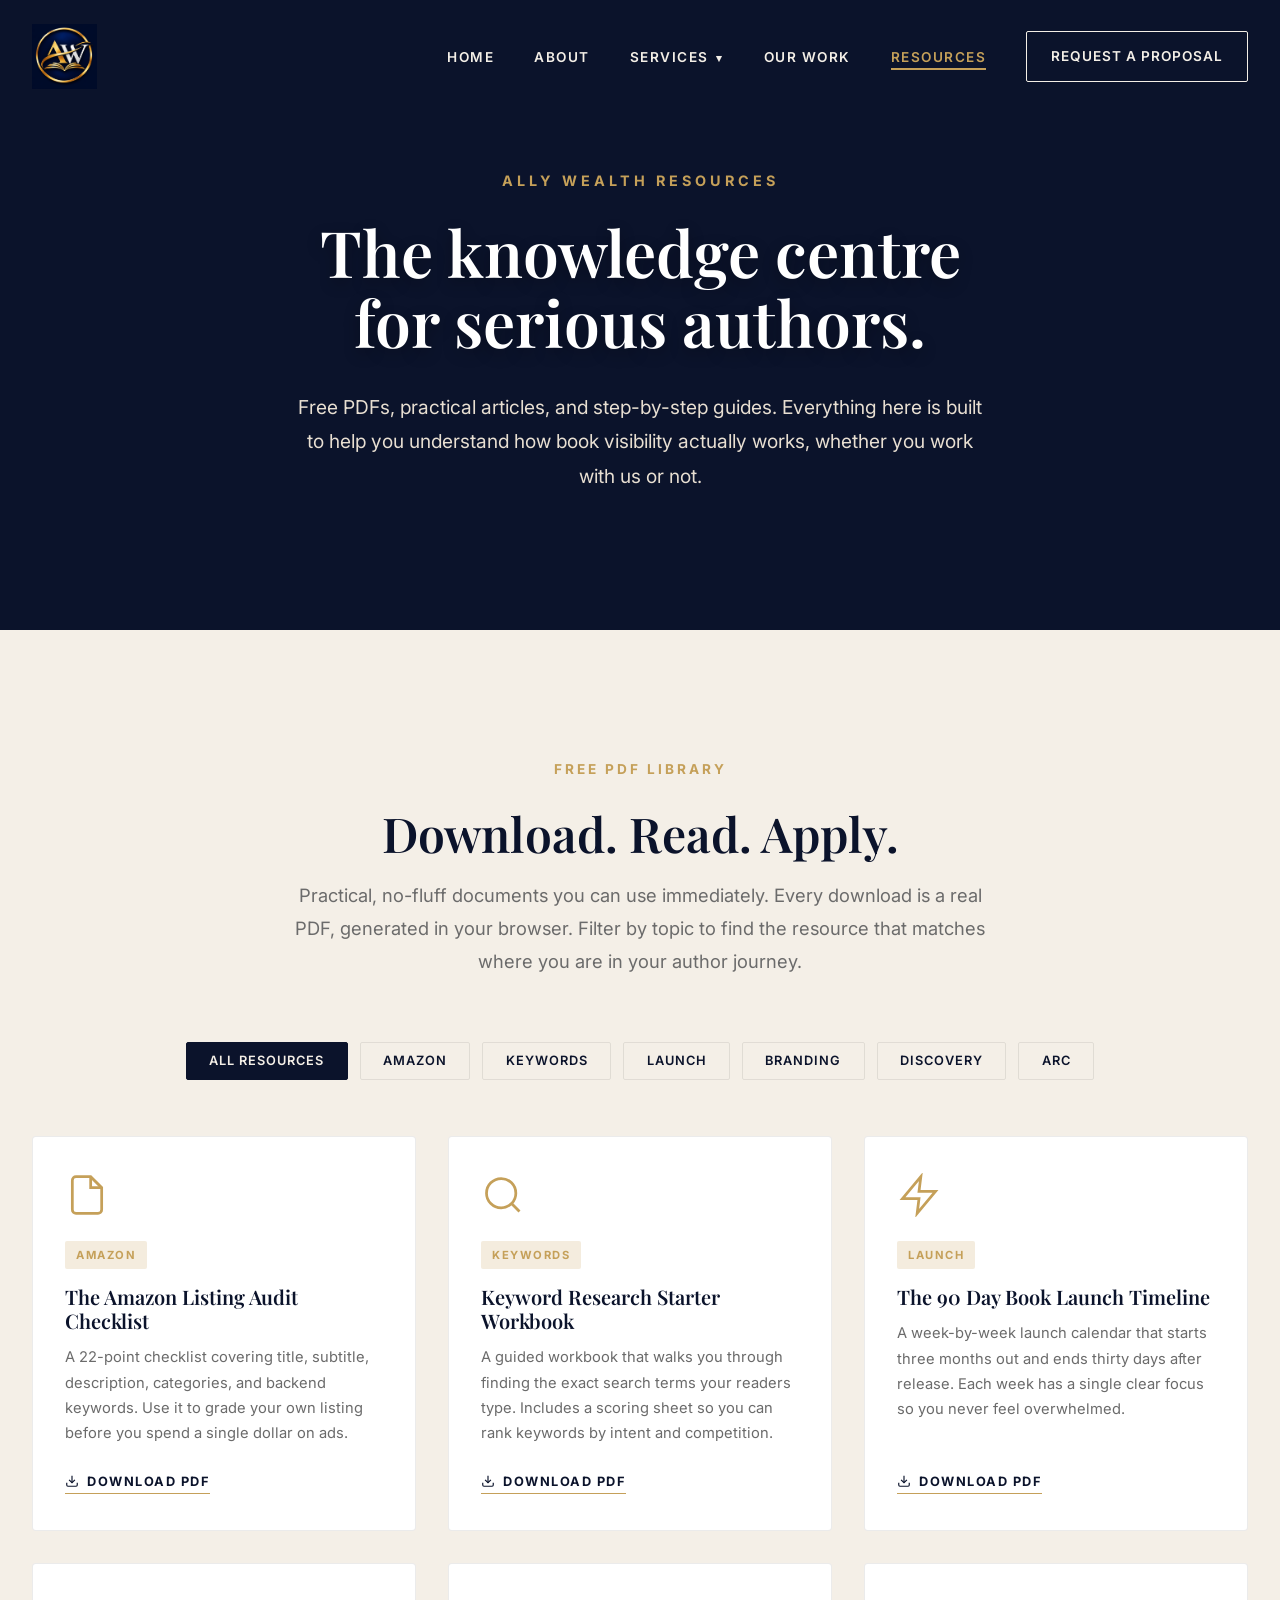
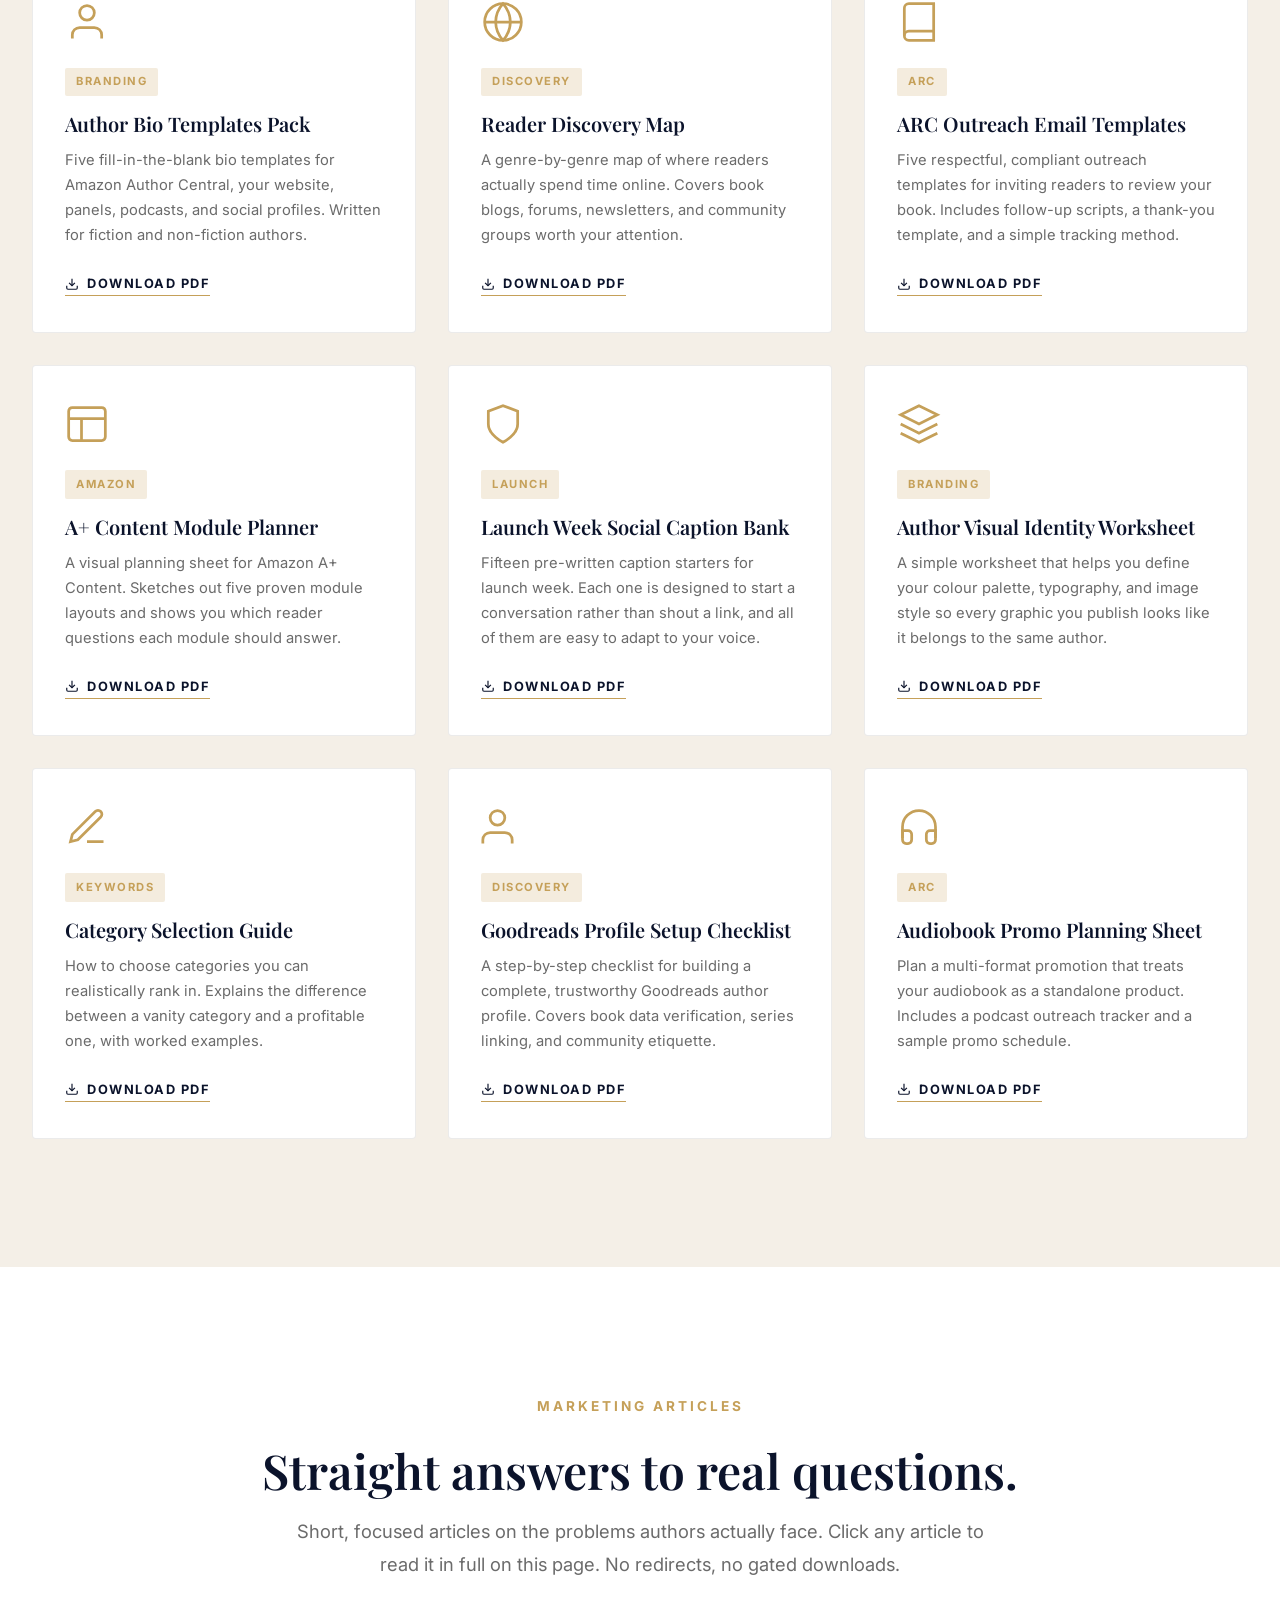
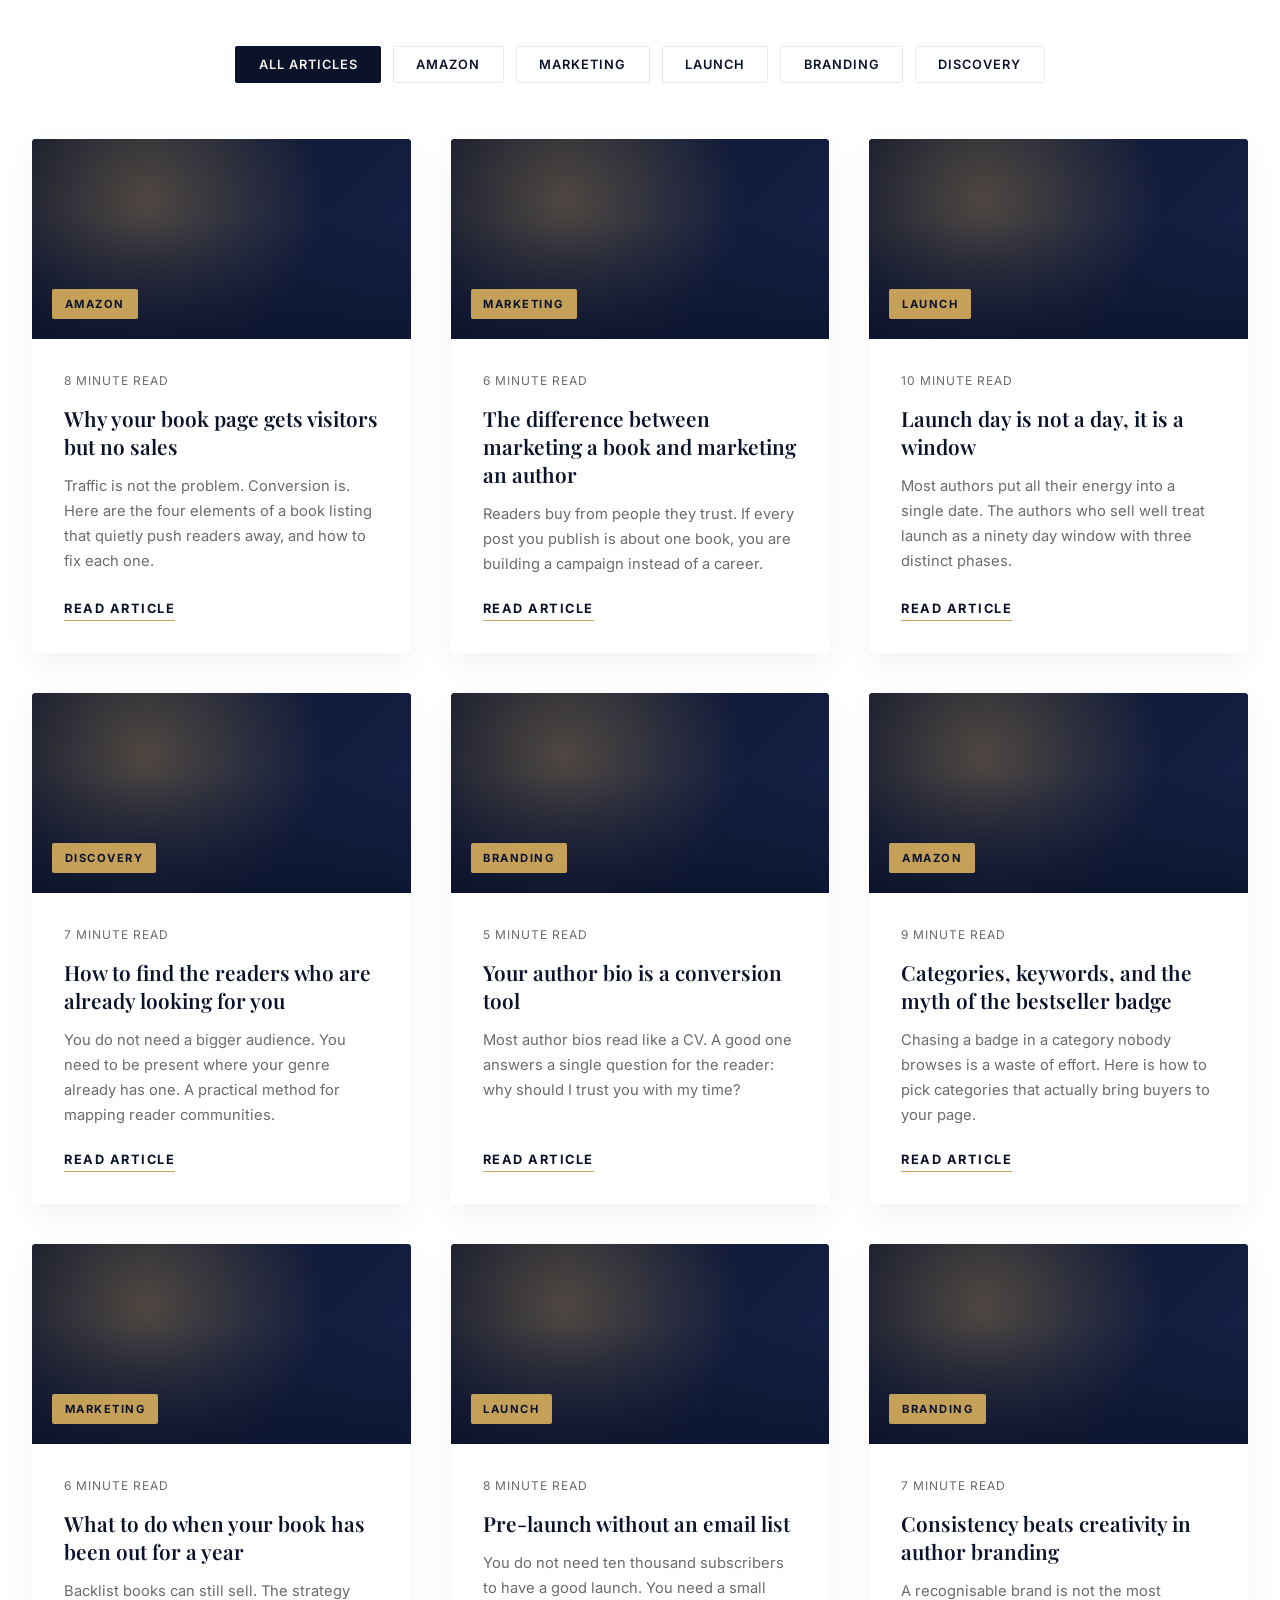
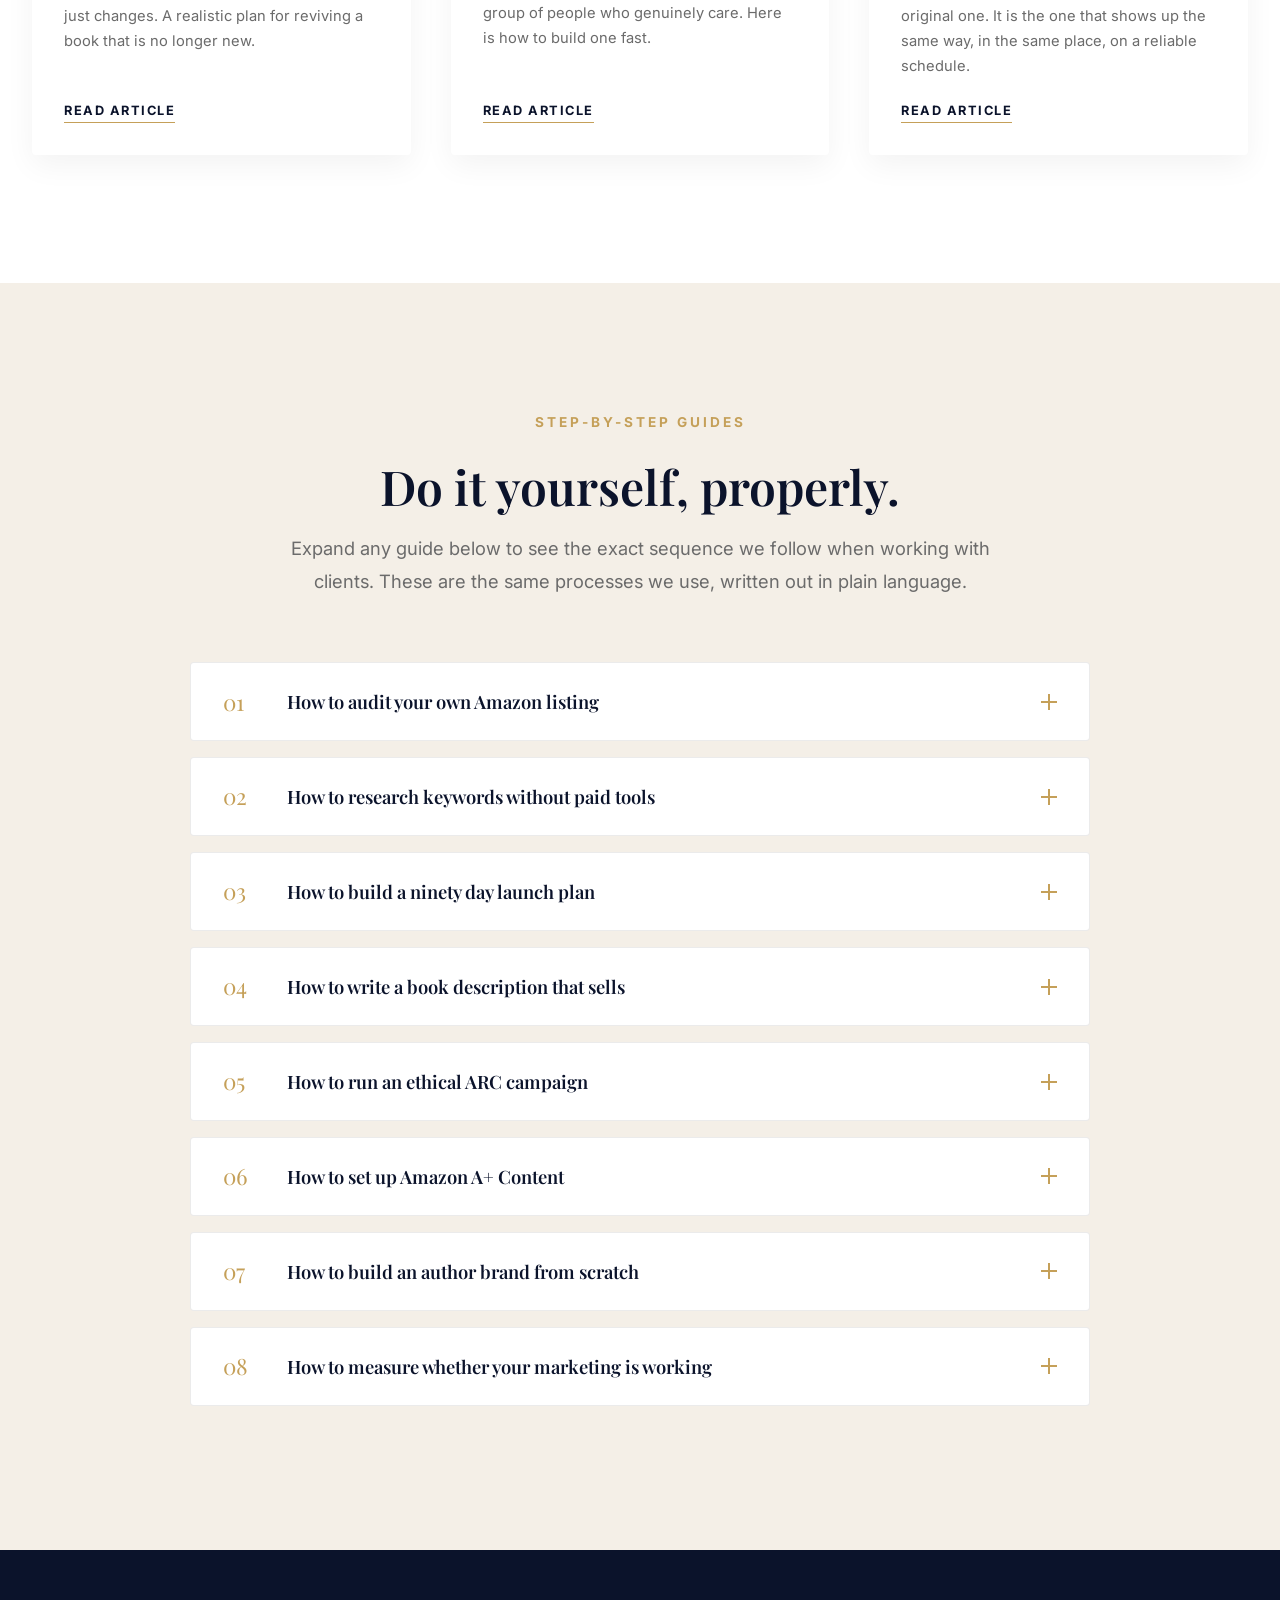
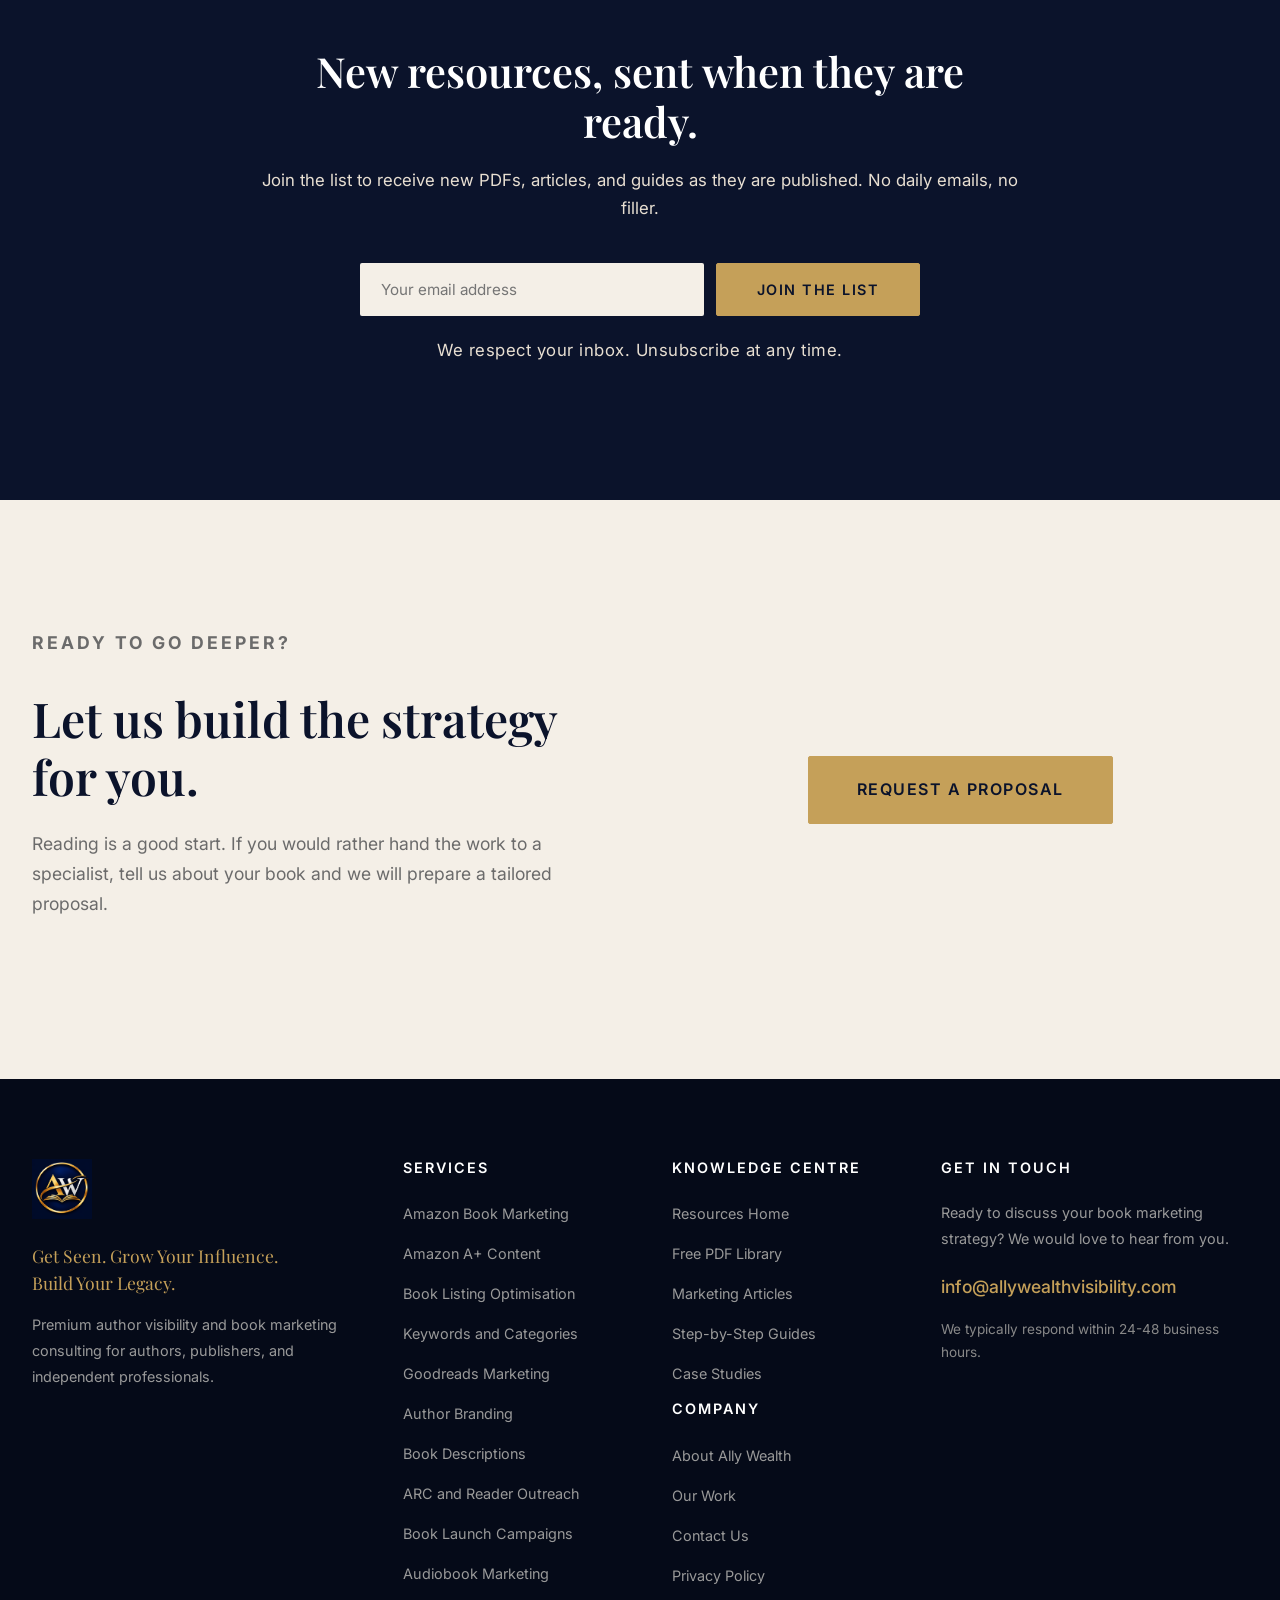
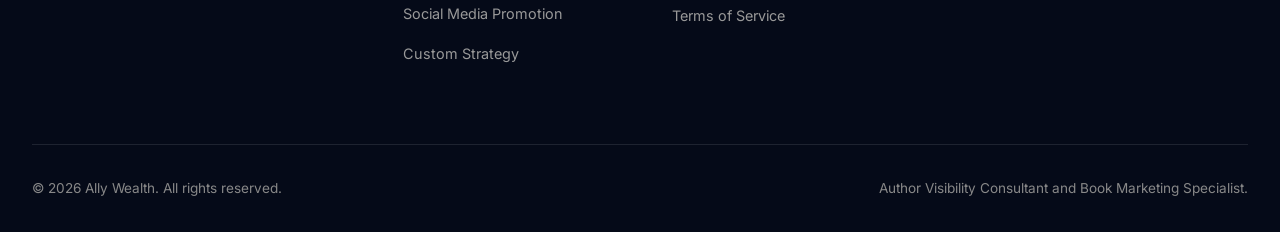
<file: resources.html>
<!DOCTYPE html>
<!-- =====================================================================
     ALLY WEALTH - PREMIUM AUTHOR VISIBILITY CONSULTANT
     MASTER RESOURCES PAGE - ALL-IN-ONE FILE
     =====================================================================
     Working version: PDFs generate and download in the browser.
     Articles open in an on-page modal with full content.

     Author: Ally Wealth Development Team
     Date: 2026
     ===================================================================== -->

<html lang="en">
<head>
    <meta charset="UTF-8">
    <meta name="viewport" content="width=device-width, initial-scale=1.0, maximum-scale=5.0">
    <meta http-equiv="X-UA-Compatible" content="IE=edge">

    <title>Resources | Ally Wealth Book Marketing</title>
    <meta name="title" content="Resources | Ally Wealth Book Marketing">
    <meta name="description" content="Free PDF library, marketing articles, and step-by-step guides for authors. Learn Amazon optimisation, launch strategy, author branding, and reader discovery from Ally Wealth.">
    <meta name="keywords" content="book marketing resources, free author PDFs, book marketing articles, author guides, Amazon optimisation, book launch checklist, Ally Wealth">
    <meta name="author" content="Ally Wealth">
    <meta name="robots" content="index, follow">

    <meta property="og:type" content="website">
    <meta property="og:url" content="https://allywealthvisibility.com/resources.html">
    <meta property="og:title" content="Resources | Ally Wealth Book Marketing">
    <meta property="og:description" content="Free PDF library, marketing articles, and step-by-step guides for authors who want to be seen.">
    <meta property="og:image" content="images/banner.jpg">

    <meta property="twitter:card" content="summary_large_image">
    <meta property="twitter:url" content="https://allywealthvisibility.com/resources.html">
    <meta property="twitter:title" content="Resources | Ally Wealth Book Marketing">
    <meta property="twitter:description" content="Free PDF library, marketing articles, and step-by-step guides for authors who want to be seen.">
    <meta property="twitter:image" content="images/banner.jpg">

    <link rel="icon" type="image/png" href="images/favicon.png">
    <link rel="apple-touch-icon" href="images/favicon.png">

    <link rel="preconnect" href="https://fonts.googleapis.com">
    <link rel="preconnect" href="https://fonts.gstatic.com" crossorigin>
    <link href="https://fonts.googleapis.com/css2?family=Inter:wght@300;400;500;600;700;800&family=Playfair+Display:ital,wght@0,400;0,600;0,700;0,800;1,400&display=swap" rel="stylesheet">

    <style>
        /* =============================================================
           1. CSS VARIABLES AND ROOT DEFINITIONS
           ============================================================= */
        :root {
            --navy: #0B132B;
            --gold: #C5A059;
            --ivory: #F4EFE7;
            --charcoal: #28221D;
            --white: #FFFFFF;
            --light-gray: #E8DFD2;
            --muted-text: #6B6B6B;
            --border-color: rgba(0, 0, 0, 0.08);
            --gold-transparent: rgba(197, 160, 89, 0.2);
            --font-heading: 'Playfair Display', serif;
            --font-body: 'Inter', sans-serif;
            --transition-smooth: all 0.4s cubic-bezier(0.25, 0.46, 0.45, 0.94);
            --transition-fast: all 0.2s ease-in-out;
            --shadow-subtle: 0 10px 30px rgba(0, 0, 0, 0.05);
            --shadow-hover: 0 20px 40px rgba(0, 0, 0, 0.1);
            --container-width: 1280px;
            --container-padding: 2rem;
            --section-padding: 8rem 0;
        }

        /* =============================================================
           2. GLOBAL RESET
           ============================================================= */
        * { margin: 0; padding: 0; box-sizing: border-box; }

        html { scroll-behavior: smooth; font-size: 16px; -webkit-text-size-adjust: 100%; }

        body {
            font-family: var(--font-body);
            background-color: var(--ivory);
            color: var(--charcoal);
            line-height: 1.7;
            overflow-x: hidden;
            -webkit-font-smoothing: antialiased;
            -moz-osx-font-smoothing: grayscale;
        }

        h1, h2, h3, h4, h5, h6 {
            font-family: var(--font-heading);
            font-weight: 600;
            color: var(--navy);
            line-height: 1.2;
            margin-bottom: 1rem;
        }

        h1 { font-size: clamp(2.5rem, 5vw, 4.5rem); }
        h2 { font-size: clamp(2rem, 4vw, 3rem); }
        h3 { font-size: clamp(1.3rem, 2.5vw, 1.8rem); }

        p { margin-bottom: 1.5rem; font-size: 1.05rem; color: var(--charcoal); }
        a { text-decoration: none; color: inherit; transition: var(--transition-fast); }
        ul, ol { list-style: none; margin-bottom: 1.5rem; }
        img { max-width: 100%; height: auto; display: block; object-fit: cover; }

        button, input, select, textarea {
            font-family: inherit;
            font-size: inherit;
            outline: none;
            border: none;
            background: none;
        }

        button { cursor: pointer; }

        /* =============================================================
           3. UTILITIES
           ============================================================= */
        .container {
            max-width: var(--container-width);
            margin: 0 auto;
            padding: 0 var(--container-padding);
            width: 100%;
        }

        .section { padding: var(--section-padding); position: relative; }

        .section-header {
            text-align: center;
            max-width: 800px;
            margin: 0 auto 4rem;
        }

        .section-label {
            color: var(--gold);
            font-size: 0.85rem;
            font-weight: 700;
            letter-spacing: 3px;
            text-transform: uppercase;
            margin-bottom: 1.5rem;
            display: block;
        }

        .section-intro {
            font-size: 1.15rem;
            color: var(--muted-text);
            line-height: 1.8;
            max-width: 700px;
            margin: 0 auto;
        }

        .bg-white { background-color: var(--white); }
        .bg-ivory { background-color: var(--ivory); }
        .is-hidden { display: none !important; }

        /* =============================================================
           4. BUTTONS
           ============================================================= */
        .btn-primary, .btn-secondary {
            display: inline-block;
            padding: 1rem 2.5rem;
            font-size: 0.9rem;
            font-weight: 600;
            text-transform: uppercase;
            letter-spacing: 1.5px;
            border-radius: 2px;
            cursor: pointer;
            transition: var(--transition-smooth);
            text-align: center;
            border: 1px solid transparent;
        }

        .btn-primary { background-color: var(--gold); color: var(--navy); border-color: var(--gold); }
        .btn-primary:hover { background-color: transparent; color: var(--gold); }

        .btn-secondary { background-color: transparent; color: var(--navy); border-color: var(--navy); }
        .btn-secondary:hover { background-color: var(--navy); color: var(--ivory); }

        .btn-large { padding: 1.2rem 3rem; font-size: 1rem; }
        .btn-small { padding: 0.6rem 1.5rem; font-size: 0.8rem; }

        /* =============================================================
           5. PRELOADER
           ============================================================= */
        #preloader {
            position: fixed; top: 0; left: 0; width: 100%; height: 100%;
            background-color: var(--navy);
            display: flex; justify-content: center; align-items: center;
            z-index: 9999; transition: opacity 0.6s ease;
        }
        #preloader.hidden { opacity: 0; pointer-events: none; }
        .loader-content { text-align: center; }
        .loader-svg { width: 80px; height: 80px; margin-bottom: 1rem; }
        .circle-anim {
            stroke-dasharray: 250; stroke-dashoffset: 250;
            animation: drawCircle 1.5s ease forwards infinite;
            transform-origin: center;
        }
        @keyframes drawCircle {
            0% { stroke-dashoffset: 250; transform: rotate(0deg); }
            50% { stroke-dashoffset: 0; transform: rotate(180deg); }
            100% { stroke-dashoffset: -250; transform: rotate(360deg); }
        }
        .loader-text {
            color: var(--gold); font-family: var(--font-heading);
            letter-spacing: 4px; font-size: 1.2rem;
            animation: pulseText 1.5s ease infinite;
        }
        .loader-subtext { color: var(--light-gray); font-size: 0.8rem; margin-top: 0.5rem; letter-spacing: 1px; }
        @keyframes pulseText { 0%, 100% { opacity: 0.5; } 50% { opacity: 1; } }

        /* =============================================================
           6. NAVIGATION
           ============================================================= */
        .navbar {
            position: fixed; top: 0; left: 0; width: 100%;
            padding: 1.5rem 0; background-color: transparent;
            z-index: 1000; transition: var(--transition-smooth);
        }

        .navbar.scrolled {
            background-color: rgba(244, 239, 231, 0.95);
            backdrop-filter: blur(10px); -webkit-backdrop-filter: blur(10px);
            padding: 1rem 0; box-shadow: 0 4px 20px rgba(0, 0, 0, 0.05);
        }

        .nav-container {
            max-width: var(--container-width); margin: 0 auto;
            padding: 0 var(--container-padding);
            display: flex; justify-content: space-between; align-items: center;
        }

        .logo-link { display: flex; align-items: center; z-index: 1001; }
        .logo-img { height: 65px; width: auto; transition: var(--transition-fast); }
        .navbar.scrolled .logo-img { height: 50px; }

        .nav-links { display: flex; align-items: center; gap: 2.5rem; margin-bottom: 0; }

        .nav-link {
            font-size: 0.85rem; font-weight: 600; text-transform: uppercase;
            letter-spacing: 1.5px; color: var(--ivory);
            position: relative; padding-bottom: 5px; transition: var(--transition-fast);
        }

        .navbar.scrolled .nav-link { color: var(--navy); }

        .nav-link::after {
            content: ''; position: absolute; bottom: 0; left: 0;
            width: 0; height: 2px; background-color: var(--gold);
            transition: var(--transition-fast);
        }

        .nav-link:hover::after, .nav-link.active::after { width: 100%; }
        .nav-link:hover, .nav-link.active { color: var(--gold) !important; }

        .btn-primary.nav-btn {
            background-color: var(--gold); color: var(--navy);
            padding: 0.8rem 1.5rem; border: 1px solid var(--gold);
            font-weight: 600; text-transform: uppercase;
            letter-spacing: 1px; font-size: 0.85rem !important; border-radius: 2px;
        }
        .btn-primary.nav-btn:hover { background-color: transparent; color: var(--gold); }

        .navbar:not(.scrolled) .btn-primary.nav-btn {
            background-color: transparent; color: var(--ivory); border-color: var(--ivory);
        }
        .navbar:not(.scrolled) .btn-primary.nav-btn:hover {
            background-color: var(--ivory); color: var(--navy);
        }

        .dropdown { position: relative; }
        .arrow { font-size: 0.7rem; margin-left: 3px; display: inline-block; transition: transform 0.3s ease; }
        .dropdown:hover .arrow { transform: rotate(180deg); }

        .mega-menu {
            position: absolute; top: 100%; left: -150px;
            background-color: var(--white); width: 800px;
            box-shadow: var(--shadow-hover); border-top: 3px solid var(--gold);
            padding: 2.5rem; opacity: 0; visibility: hidden;
            transform: translateY(10px); transition: var(--transition-smooth); z-index: 100;
        }
        .dropdown:hover .mega-menu { opacity: 1; visibility: visible; transform: translateY(0); }

        .mega-menu-inner {
            display: grid; grid-template-columns: 1fr 1fr 1fr 1.2fr; gap: 2rem;
        }

        .mega-col h4 {
            font-family: var(--font-body); font-size: 0.9rem; text-transform: uppercase;
            letter-spacing: 1px; margin-bottom: 1.5rem; color: var(--navy);
            border-bottom: 1px solid var(--border-color); padding-bottom: 0.5rem;
        }
        .mega-col ul li { margin-bottom: 0.8rem; }
        .mega-col ul li a {
            font-size: 0.85rem; color: var(--muted-text);
            text-transform: none; letter-spacing: 0;
            display: block; transition: var(--transition-fast);
        }
        .mega-col ul li a:hover { color: var(--gold); padding-left: 5px; }

        .highlight-col { background-color: var(--ivory); padding: 1.5rem; border-radius: 4px; }
        .highlight-col p { font-size: 0.9rem; color: var(--muted-text); margin-bottom: 1.5rem; line-height: 1.5; }

        .mobile-menu-btn {
            display: none; cursor: pointer; flex-direction: column;
            gap: 6px; z-index: 1001; padding: 5px;
        }
        .bar { width: 28px; height: 2px; background-color: var(--ivory); transition: var(--transition-fast); display: block; }
        .navbar.scrolled .bar { background-color: var(--navy); }

        /* =============================================================
           7. INNER PAGE HERO
           ============================================================= */
        .hero-inner {
            position: relative; height: 70vh; min-height: 600px;
            display: flex; align-items: center; justify-content: center;
            text-align: center; background-color: var(--navy);
            overflow: hidden; padding-top: 80px;
        }

        .hero-overlay {
            position: absolute; top: 0; left: 0; width: 100%; height: 100%;
            background: linear-gradient(to bottom, rgba(11,19,43,0.85) 0%, rgba(11,19,43,0.6) 50%, rgba(11,19,43,0.95) 100%);
            z-index: 2;
        }

        .hero-content { position: relative; z-index: 3; max-width: 900px; }

        .hero-subtitle {
            color: var(--gold); font-size: 0.9rem; font-weight: 700;
            letter-spacing: 4px; margin-bottom: 1.5rem; text-transform: uppercase;
        }

        .hero-title {
            color: var(--white); font-size: clamp(2.5rem, 5vw, 4rem);
            line-height: 1.1; margin-bottom: 2rem;
            text-shadow: 0 5px 15px rgba(0,0,0,0.3);
        }

        .hero-description {
            color: var(--light-gray); font-size: 1.2rem;
            max-width: 700px; margin: 0 auto 3rem; line-height: 1.8;
        }

        /* =============================================================
           8. FILTER BAR
           ============================================================= */
        .filter-bar {
            display: flex; flex-wrap: wrap; justify-content: center;
            gap: 0.75rem; margin-bottom: 3.5rem;
        }

        .filter-btn {
            padding: 0.65rem 1.4rem; font-size: 0.8rem; font-weight: 600;
            letter-spacing: 1px; text-transform: uppercase; color: var(--navy);
            background-color: transparent; border: 1px solid var(--border-color);
            border-radius: 2px; transition: var(--transition-fast);
        }
        .filter-btn:hover { border-color: var(--gold); color: var(--gold); }
        .filter-btn.active { background-color: var(--navy); color: var(--ivory); border-color: var(--navy); }

        /* =============================================================
           9. PDF LIBRARY
           ============================================================= */
        .pdf-grid { display: grid; grid-template-columns: repeat(3, 1fr); gap: 2rem; }

        .pdf-card {
            background-color: var(--white); border: 1px solid var(--border-color);
            border-radius: 4px; padding: 2.25rem 2rem;
            display: flex; flex-direction: column;
            transition: var(--transition-smooth); position: relative; overflow: hidden;
        }

        .pdf-card::before {
            content: ''; position: absolute; top: 0; left: 0; width: 100%; height: 3px;
            background-color: var(--gold); transform: scaleX(0);
            transform-origin: left; transition: var(--transition-smooth);
        }

        .pdf-card:hover { box-shadow: var(--shadow-hover); transform: translateY(-4px); }
        .pdf-card:hover::before { transform: scaleX(1); }

        .pdf-icon { width: 44px; height: 44px; margin-bottom: 1.5rem; color: var(--gold); }

        .pdf-tag {
            display: inline-block; font-size: 0.7rem; font-weight: 700;
            letter-spacing: 1.5px; text-transform: uppercase; color: var(--gold);
            background-color: var(--gold-transparent); padding: 0.3rem 0.7rem;
            border-radius: 2px; margin-bottom: 1rem; align-self: flex-start;
        }

        .pdf-card h3 { font-size: 1.25rem; margin-bottom: 0.75rem; color: var(--navy); }

        .pdf-card p {
            font-size: 0.92rem; color: var(--muted-text); line-height: 1.7;
            margin-bottom: 1.75rem; flex-grow: 1;
        }

        .pdf-download {
            display: inline-flex; align-items: center; gap: 0.5rem;
            font-size: 0.8rem; font-weight: 700; letter-spacing: 1.5px;
            text-transform: uppercase; color: var(--navy);
            border-bottom: 1px solid var(--gold); padding-bottom: 4px;
            align-self: flex-start; transition: var(--transition-fast);
            text-align: left;
        }
        .pdf-download:hover { color: var(--gold); }
        .pdf-download svg { width: 14px; height: 14px; }

        /* =============================================================
           10. ARTICLES
           ============================================================= */
        .article-grid { display: grid; grid-template-columns: repeat(3, 1fr); gap: 2.5rem; }

        .article-card {
            background-color: var(--white); border-radius: 4px; overflow: hidden;
            display: flex; flex-direction: column; box-shadow: var(--shadow-subtle);
            transition: var(--transition-smooth);
        }
        .article-card:hover { box-shadow: var(--shadow-hover); transform: translateY(-6px); }

        .article-thumb {
            height: 200px; background-color: var(--navy);
            background-image: radial-gradient(circle at 30% 30%, rgba(197,160,89,0.35) 0%, transparent 60%),
                              linear-gradient(135deg, var(--navy) 0%, #16224A 100%);
            position: relative; display: flex; align-items: flex-end; padding: 1.25rem;
        }

        .article-thumb::after {
            content: ''; position: absolute; bottom: 0; left: 0; width: 100%; height: 60%;
            background: linear-gradient(to top, rgba(11,19,43,0.8), transparent);
        }

        .article-cat {
            position: relative; z-index: 2; font-size: 0.7rem; font-weight: 700;
            letter-spacing: 1.5px; text-transform: uppercase; color: var(--navy);
            background-color: var(--gold); padding: 0.35rem 0.8rem; border-radius: 2px;
        }

        .article-body { padding: 2rem; display: flex; flex-direction: column; flex-grow: 1; }

        .article-meta {
            font-size: 0.75rem; letter-spacing: 1px; text-transform: uppercase;
            color: var(--muted-text); margin-bottom: 0.75rem;
        }

        .article-card h3 { font-size: 1.3rem; line-height: 1.35; margin-bottom: 0.9rem; color: var(--navy); }

        .article-excerpt {
            font-size: 0.92rem; color: var(--muted-text); line-height: 1.7;
            margin-bottom: 1.5rem; flex-grow: 1;
        }

        .article-link {
            font-size: 0.8rem; font-weight: 700; letter-spacing: 1.5px;
            text-transform: uppercase; color: var(--navy);
            border-bottom: 1px solid var(--gold); padding-bottom: 4px;
            align-self: flex-start; transition: var(--transition-fast);
            text-align: left;
        }
        .article-link:hover { color: var(--gold); }

        /* =============================================================
           11. GUIDES ACCORDION
           ============================================================= */
        .guide-list { max-width: 900px; margin: 0 auto; }

        .guide-item {
            background-color: var(--white); border: 1px solid var(--border-color);
            border-radius: 4px; margin-bottom: 1rem; overflow: hidden;
            transition: var(--transition-fast);
        }
        .guide-item.open { box-shadow: var(--shadow-subtle); border-color: rgba(197, 160, 89, 0.4); }

        .guide-toggle {
            width: 100%; display: flex; align-items: center; gap: 1.5rem;
            padding: 1.6rem 2rem; text-align: left; background: none;
        }

        .guide-number {
            font-family: var(--font-heading); font-size: 1.4rem;
            color: var(--gold); min-width: 40px; line-height: 1;
        }

        .guide-title {
            flex-grow: 1; font-family: var(--font-heading);
            font-size: 1.15rem; color: var(--navy); font-weight: 600; line-height: 1.4;
        }

        .guide-icon { position: relative; width: 16px; height: 16px; flex-shrink: 0; }
        .guide-icon::before, .guide-icon::after {
            content: ''; position: absolute; background-color: var(--gold);
            transition: var(--transition-fast);
        }
        .guide-icon::before { top: 7px; left: 0; width: 16px; height: 2px; }
        .guide-icon::after { top: 0; left: 7px; width: 2px; height: 16px; }
        .guide-item.open .guide-icon::after { transform: rotate(90deg); opacity: 0; }

        .guide-panel { display: none; padding: 0 2rem 2rem 2rem; }
        .guide-item.open .guide-panel { display: block; }
        .guide-panel p { font-size: 0.95rem; color: var(--muted-text); line-height: 1.8; margin-bottom: 1.25rem; }

        .guide-steps { counter-reset: guide-step; }
        .guide-steps li {
            position: relative; padding-left: 2.5rem; margin-bottom: 1rem;
            font-size: 0.95rem; color: var(--charcoal); line-height: 1.7;
        }
        .guide-steps li::before {
            counter-increment: guide-step; content: counter(guide-step);
            position: absolute; left: 0; top: 0; width: 26px; height: 26px;
            background-color: var(--gold-transparent); color: var(--navy);
            font-size: 0.75rem; font-weight: 700; border-radius: 50%;
            display: flex; align-items: center; justify-content: center;
        }

        /* =============================================================
           12. NEWSLETTER
           ============================================================= */
        .newsletter-section { background-color: var(--navy); padding: 6rem 0; }
        .newsletter-inner { max-width: 760px; margin: 0 auto; text-align: center; }
        .newsletter-inner h2 { color: var(--white); font-size: clamp(1.8rem, 3.5vw, 2.6rem); margin-bottom: 1.25rem; }
        .newsletter-inner p { color: var(--light-gray); font-size: 1.05rem; margin-bottom: 2.5rem; }

        .newsletter-form { display: flex; gap: 0.75rem; max-width: 560px; margin: 0 auto 1.25rem; }

        .newsletter-input {
            flex-grow: 1; padding: 1rem 1.25rem; font-size: 0.95rem;
            color: var(--navy); background-color: var(--ivory);
            border: 1px solid transparent; border-radius: 2px;
            transition: var(--transition-fast);
        }
        .newsletter-input:focus { border-color: var(--gold); }

        .newsletter-note { font-size: 0.8rem; color: #8A8A8A; letter-spacing: 0.5px; }

        .form-success {
            display: none; color: var(--gold); font-size: 0.95rem;
            font-weight: 600; margin-top: 1.25rem;
        }
        .form-success.visible { display: block; }

        /* =============================================================
           13. CTA
           ============================================================= */
        .cta-section { background-color: var(--ivory); padding: 8rem 0; }
        .cta-container { display: grid; grid-template-columns: 1fr 1fr; gap: 4rem; align-items: center; }
        .cta-text h2 { color: var(--navy); font-size: 3rem; margin-bottom: 1.5rem; }
        .cta-text p { color: var(--muted-text); font-size: 1.1rem; margin-bottom: 2rem; }

        /* =============================================================
           14. FOOTER
           ============================================================= */
        .mega-footer { background-color: #050A18; color: var(--light-gray); padding-top: 5rem; }
        .footer-grid {
            display: grid; grid-template-columns: 1.5fr 1fr 1fr 1.5fr;
            gap: 4rem; padding-bottom: 4rem; border-bottom: 1px solid rgba(255,255,255,0.1);
        }
        .footer-logo { height: 60px; width: auto; margin-bottom: 1.5rem; }
        .footer-tagline { color: var(--gold); font-family: var(--font-heading); font-size: 1.1rem; margin-bottom: 1rem; line-height: 1.5; }
        .footer-desc { font-size: 0.9rem; color: #999; line-height: 1.8; }
        .footer-col h4 { color: var(--white); font-family: var(--font-body); font-size: 0.9rem; text-transform: uppercase; letter-spacing: 2px; margin-bottom: 1.5rem; font-weight: 600; }
        .footer-col ul { margin-bottom: 0; }
        .footer-col ul li { margin-bottom: 0.8rem; }
        .footer-col ul li a { font-size: 0.9rem; color: #999; }
        .footer-col ul li a:hover { color: var(--gold); padding-left: 5px; }
        .footer-email { display: inline-block; color: var(--gold); font-size: 1.1rem; font-weight: 500; margin-bottom: 1rem; }
        .footer-email:hover { text-decoration: underline; }
        .footer-response { font-size: 0.85rem; color: #888; margin-bottom: 2rem; }
        .footer-contact-text { font-size: 0.9rem; color: #999; line-height: 1.8; margin-bottom: 1.25rem; }
        .footer-bottom { padding: 2rem 0; display: flex; justify-content: space-between; align-items: center; font-size: 0.85rem; color: #888; }
        .footer-bottom p { margin-bottom: 0; color: #888; font-size: 0.85rem; }

        /* =============================================================
           15. SCROLL REVEAL
           ============================================================= */
        .fade-in-up { opacity: 0; transform: translateY(40px); transition: opacity 0.8s ease, transform 0.8s ease; }
        .fade-in-up.visible { opacity: 1; transform: translateY(0); }
        .fade-in-left { opacity: 0; transform: translateX(-40px); transition: opacity 0.8s ease, transform 0.8s ease; }
        .fade-in-left.visible { opacity: 1; transform: translateX(0); }
        .fade-in-right { opacity: 0; transform: translateX(40px); transition: opacity 0.8s ease, transform 0.8s ease; }
        .fade-in-right.visible { opacity: 1; transform: translateX(0); }
        .delay-1 { transition-delay: 0.1s; }
        .delay-2 { transition-delay: 0.2s; }
        .delay-3 { transition-delay: 0.3s; }

        /* =============================================================
           16. ARTICLE MODAL
           ============================================================= */
        .article-modal {
            position: fixed; inset: 0; z-index: 2000;
            display: none; align-items: flex-start; justify-content: center;
            padding: 4rem 1rem; overflow-y: auto;
        }
        .article-modal.open { display: flex; }

        .article-modal-backdrop {
            position: fixed; inset: 0;
            background-color: rgba(11, 19, 43, 0.78);
            backdrop-filter: blur(4px); -webkit-backdrop-filter: blur(4px);
        }

        .article-modal-panel {
            position: relative; z-index: 2;
            background-color: var(--white); max-width: 760px; width: 100%;
            border-radius: 4px; padding: 3rem;
            box-shadow: 0 30px 80px rgba(0,0,0,0.35);
            animation: modalIn 0.35s ease;
        }

        @keyframes modalIn {
            from { opacity: 0; transform: translateY(20px); }
            to { opacity: 1; transform: translateY(0); }
        }

        .article-modal-close {
            position: absolute; top: 1rem; right: 1rem;
            width: 40px; height: 40px; border-radius: 50%;
            background-color: var(--ivory); color: var(--navy);
            font-size: 1.4rem; line-height: 1;
            display: flex; align-items: center; justify-content: center;
            transition: var(--transition-fast);
        }
        .article-modal-close:hover { background-color: var(--gold); }

        .article-modal-content h2 {
            font-size: 2rem; margin-bottom: 0.75rem;
            color: var(--navy); padding-right: 3rem; line-height: 1.25;
        }

        .article-modal-meta {
            font-size: 0.75rem; font-weight: 700; letter-spacing: 1.5px;
            text-transform: uppercase; color: var(--gold);
            margin-bottom: 2rem; display: block;
        }

        .article-modal-content h3 {
            font-size: 1.2rem; margin-top: 2rem; margin-bottom: 0.75rem;
            color: var(--navy); line-height: 1.35;
        }

        .article-modal-content p {
            font-size: 1rem; color: var(--charcoal);
            line-height: 1.85; margin-bottom: 1.25rem;
        }

        .article-modal-content ul { margin: 1rem 0 1.5rem; padding-left: 0; }

        .article-modal-content ul li {
            position: relative; padding-left: 1.5rem;
            margin-bottom: 0.75rem; font-size: 0.98rem;
            line-height: 1.8; color: var(--charcoal);
        }
        .article-modal-content ul li::before {
            content: ''; position: absolute; left: 0; top: 0.7rem;
            width: 6px; height: 6px; border-radius: 50%;
            background-color: var(--gold);
        }

        .article-modal-content blockquote {
            border-left: 3px solid var(--gold);
            padding: 1rem 1.5rem; background-color: var(--ivory);
            margin: 1.5rem 0; font-style: italic;
            font-size: 1rem; color: var(--charcoal); line-height: 1.8;
        }

        body.modal-open { overflow: hidden; }

        /* =============================================================
           17. RESPONSIVE
           ============================================================= */
        @media (max-width: 1200px) {
            .container { padding: 0 1.5rem; }
            .mega-menu { width: 600px; left: -100px; }
            .mega-menu-inner { grid-template-columns: 1fr 1fr; }
            .cta-container { gap: 3rem; }
            .footer-grid { grid-template-columns: 1fr 1fr; gap: 3rem; }
            .pdf-grid { grid-template-columns: repeat(2, 1fr); }
            .article-grid { grid-template-columns: repeat(2, 1fr); }
        }

        @media (max-width: 1024px) {
            .section { padding: 6rem 0; }
            .cta-container { grid-template-columns: 1fr; }
            .hero-title { font-size: 3.5rem; }
        }

        @media (max-width: 768px) {
            .mobile-menu-btn { display: flex; }
            .nav-links {
                position: fixed; top: 0; right: -100%; width: 85%; height: 100vh;
                background-color: var(--navy); flex-direction: column;
                justify-content: flex-start; padding: 8rem 2rem 2rem;
                transition: var(--transition-smooth); box-shadow: -10px 0 30px rgba(0,0,0,0.5);
                z-index: 999; overflow-y: auto; gap: 1.5rem;
            }
            .nav-links.active { right: 0; }
            .nav-link { color: var(--white) !important; font-size: 1.1rem; margin: 0; display: block; width: 100%; }
            .nav-link::after { display: none; }
            .mega-menu { position: static; background-color: transparent; box-shadow: none; border-top: none; opacity: 1; visibility: visible; transform: none; width: 100%; padding: 0; display: none; }
            .dropdown.active .mega-menu { display: block; }
            .mega-menu-inner { grid-template-columns: 1fr; gap: 1.5rem; }
            .mega-col h4 { color: var(--gold); border-bottom: 1px solid rgba(255,255,255,0.1); margin-bottom: 1rem; }
            .mega-col ul li a { color: var(--light-gray); padding: 0.3rem 0; }
            .highlight-col { display: none; }
            .mobile-menu-btn.active .bar:nth-child(1) { transform: translateY(8px) rotate(45deg); background-color: var(--white) !important; }
            .mobile-menu-btn.active .bar:nth-child(2) { opacity: 0; }
            .mobile-menu-btn.active .bar:nth-child(3) { transform: translateY(-8px) rotate(-45deg); background-color: var(--white) !important; }
            .btn-primary.nav-btn { width: 100%; text-align: center; margin-top: 1rem; }
            .hero-inner { min-height: 50vh; height: auto; }
            .hero-title { font-size: 2.5rem; }
            .hero-description { font-size: 1rem; }
            .section-header h2 { font-size: 2rem; }
            .section-intro { font-size: 1rem; }
            .footer-grid { grid-template-columns: 1fr; gap: 2rem; }
            .footer-bottom { flex-direction: column; text-align: center; gap: 1rem; }
            .pdf-grid { grid-template-columns: 1fr; }
            .article-grid { grid-template-columns: 1fr; }
            .newsletter-form { flex-direction: column; }
            .cta-text h2 { font-size: 2.2rem; }
            .guide-toggle { padding: 1.25rem 1.25rem; gap: 1rem; }
            .guide-panel { padding: 0 1.25rem 1.5rem 1.25rem; }
            .article-modal { padding: 2rem 1rem; }
            .article-modal-panel { padding: 2rem 1.5rem; }
            .article-modal-content h2 { font-size: 1.6rem; padding-right: 2.5rem; }
        }

        @media (max-width: 480px) {
            .container { padding: 0 1rem; }
            .section { padding: 4rem 0; }
            .hero-title { font-size: 2rem; }
            .btn-primary, .btn-secondary { padding: 0.8rem 1.5rem; font-size: 0.85rem; }
            .filter-btn { padding: 0.5rem 1rem; font-size: 0.72rem; }
            .pdf-card { padding: 1.75rem 1.5rem; }
            .article-modal-panel { padding: 1.75rem 1.25rem; }
        }
    </style>
</head>
<body>

    <!-- PRELOADER -->
    <div id="preloader">
        <div class="loader-content">
            <svg class="loader-svg" viewBox="0 0 100 100">
                <circle cx="50" cy="50" r="40" stroke="#C5A059" stroke-width="2" fill="none" class="circle-anim"></circle>
            </svg>
            <h2 class="loader-text">ALLY WEALTH</h2>
            <p class="loader-subtext">Loading resources...</p>
        </div>
    </div>

    <!-- NAVIGATION -->
    <nav class="navbar" id="navbar">
        <div class="nav-container">

            <a href="index.html" class="logo-link" aria-label="Ally Wealth Home">
                <img src="images/favicon.png" alt="Ally Wealth Logo" class="logo-img">
            </a>

            <div class="mobile-menu-btn" id="mobile-menu-btn" aria-label="Toggle Menu" role="button" tabindex="0">
                <span class="bar"></span>
                <span class="bar"></span>
                <span class="bar"></span>
            </div>

            <ul class="nav-links" id="nav-links">
                <li><a href="index.html" class="nav-link">Home</a></li>
                <li><a href="about.html" class="nav-link">About</a></li>

                <li class="dropdown mega-dropdown">
                    <a href="services.html" class="nav-link">Services <span class="arrow">&#9662;</span></a>
                    <div class="mega-menu">
                        <div class="mega-menu-inner">
                            <div class="mega-col">
                                <h4>Amazon Optimization</h4>
                                <ul>
                                    <li><a href="services.html#amazon">Amazon Book Marketing</a></li>
                                    <li><a href="services.html#aplus">Amazon A+ Content</a></li>
                                    <li><a href="services.html#listing">Book Listing Optimisation</a></li>
                                    <li><a href="services.html#keywords">Keywords and Categories</a></li>
                                </ul>
                            </div>
                            <div class="mega-col">
                                <h4>Reader Engagement</h4>
                                <ul>
                                    <li><a href="services.html#goodreads">Goodreads Marketing</a></li>
                                    <li><a href="services.html#arc">ARC and Reader Outreach</a></li>
                                    <li><a href="services.html#social">Social Media Promotion</a></li>
                                    <li><a href="services.html#audiobook">Audiobook Marketing</a></li>
                                </ul>
                            </div>
                            <div class="mega-col">
                                <h4>Author and Launch</h4>
                                <ul>
                                    <li><a href="services.html#branding">Author Branding</a></li>
                                    <li><a href="services.html#descriptions">Book Descriptions</a></li>
                                    <li><a href="services.html#launch">Book Launch Campaigns</a></li>
                                    <li><a href="services.html#custom">Custom Book Strategy</a></li>
                                </ul>
                            </div>
                            <div class="mega-col highlight-col">
                                <h4>Need Guidance?</h4>
                                <p>Not sure which service fits your book? Let's discuss your goals.</p>
                                <a href="contact.html" class="btn-primary btn-small">Get a Proposal</a>
                            </div>
                        </div>
                    </div>
                </li>

                <li><a href="work.html" class="nav-link">Our Work</a></li>
                <li><a href="resources.html" class="nav-link active">Resources</a></li>
                <li><a href="contact.html" class="btn-primary nav-btn">Request a Proposal</a></li>
            </ul>
        </div>
    </nav>

    <!-- HERO -->
    <header class="hero-inner">
        <div class="hero-overlay"></div>
        <div class="container hero-content">
            <p class="hero-subtitle fade-in-up">ALLY WEALTH RESOURCES</p>
            <h1 class="hero-title fade-in-up delay-1">
                The knowledge centre<br>for serious authors.
            </h1>
            <p class="hero-description fade-in-up delay-2">
                Free PDFs, practical articles, and step-by-step guides. Everything here is built to help you understand how book visibility actually works, whether you work with us or not.
            </p>
        </div>
    </header>

    <!-- PDF LIBRARY -->
    <section class="section bg-ivory" id="pdf-library">
        <div class="container">

            <div class="section-header fade-in-up">
                <span class="section-label">FREE PDF LIBRARY</span>
                <h2>Download. Read. Apply.</h2>
                <p class="section-intro">
                    Practical, no-fluff documents you can use immediately. Every download is a real PDF, generated in your browser. Filter by topic to find the resource that matches where you are in your author journey.
                </p>
            </div>

            <div class="filter-bar fade-in-up" data-target="pdf-grid">
                <button class="filter-btn active" data-filter="all">All Resources</button>
                <button class="filter-btn" data-filter="amazon">Amazon</button>
                <button class="filter-btn" data-filter="keywords">Keywords</button>
                <button class="filter-btn" data-filter="launch">Launch</button>
                <button class="filter-btn" data-filter="branding">Branding</button>
                <button class="filter-btn" data-filter="discovery">Discovery</button>
                <button class="filter-btn" data-filter="arc">ARC</button>
            </div>

            <div class="pdf-grid" id="pdf-grid">

                <article class="pdf-card filterable-card fade-in-up" data-category="amazon">
                    <svg class="pdf-icon" viewBox="0 0 24 24" fill="none" stroke="currentColor" stroke-width="1.5">
                        <path d="M14 2H6a2 2 0 0 0-2 2v16a2 2 0 0 0 2 2h12a2 2 0 0 0 2-2V8z"></path>
                        <polyline points="14 2 14 8 20 8"></polyline>
                    </svg>
                    <span class="pdf-tag">Amazon</span>
                    <h3>The Amazon Listing Audit Checklist</h3>
                    <p>A 22-point checklist covering title, subtitle, description, categories, and backend keywords. Use it to grade your own listing before you spend a single dollar on ads.</p>
                    <button type="button" class="pdf-download" data-pdf="amazon-audit">
                        <svg viewBox="0 0 24 24" fill="none" stroke="currentColor" stroke-width="2">
                            <path d="M21 15v4a2 2 0 0 1-2 2H5a2 2 0 0 1-2-2v-4"></path>
                            <polyline points="7 10 12 15 17 10"></polyline>
                            <line x1="12" y1="15" x2="12" y2="3"></line>
                        </svg>
                        Download PDF
                    </button>
                </article>

                <article class="pdf-card filterable-card fade-in-up delay-1" data-category="keywords">
                    <svg class="pdf-icon" viewBox="0 0 24 24" fill="none" stroke="currentColor" stroke-width="1.5">
                        <circle cx="11" cy="11" r="8"></circle>
                        <line x1="21" y1="21" x2="16.65" y2="16.65"></line>
                    </svg>
                    <span class="pdf-tag">Keywords</span>
                    <h3>Keyword Research Starter Workbook</h3>
                    <p>A guided workbook that walks you through finding the exact search terms your readers type. Includes a scoring sheet so you can rank keywords by intent and competition.</p>
                    <button type="button" class="pdf-download" data-pdf="keywords-workbook">
                        <svg viewBox="0 0 24 24" fill="none" stroke="currentColor" stroke-width="2">
                            <path d="M21 15v4a2 2 0 0 1-2 2H5a2 2 0 0 1-2-2v-4"></path>
                            <polyline points="7 10 12 15 17 10"></polyline>
                            <line x1="12" y1="15" x2="12" y2="3"></line>
                        </svg>
                        Download PDF
                    </button>
                </article>

                <article class="pdf-card filterable-card fade-in-up delay-2" data-category="launch">
                    <svg class="pdf-icon" viewBox="0 0 24 24" fill="none" stroke="currentColor" stroke-width="1.5">
                        <path d="M13 2L3 14h9l-1 8 10-12h-9l1-8z"></path>
                    </svg>
                    <span class="pdf-tag">Launch</span>
                    <h3>The 90 Day Book Launch Timeline</h3>
                    <p>A week-by-week launch calendar that starts three months out and ends thirty days after release. Each week has a single clear focus so you never feel overwhelmed.</p>
                    <button type="button" class="pdf-download" data-pdf="launch-timeline">
                        <svg viewBox="0 0 24 24" fill="none" stroke="currentColor" stroke-width="2">
                            <path d="M21 15v4a2 2 0 0 1-2 2H5a2 2 0 0 1-2-2v-4"></path>
                            <polyline points="7 10 12 15 17 10"></polyline>
                            <line x1="12" y1="15" x2="12" y2="3"></line>
                        </svg>
                        Download PDF
                    </button>
                </article>

                <article class="pdf-card filterable-card fade-in-up" data-category="branding">
                    <svg class="pdf-icon" viewBox="0 0 24 24" fill="none" stroke="currentColor" stroke-width="1.5">
                        <path d="M20 21v-2a4 4 0 0 0-4-4H8a4 4 0 0 0-4 4v2"></path>
                        <circle cx="12" cy="7" r="4"></circle>
                    </svg>
                    <span class="pdf-tag">Branding</span>
                    <h3>Author Bio Templates Pack</h3>
                    <p>Five fill-in-the-blank bio templates for Amazon Author Central, your website, panels, podcasts, and social profiles. Written for fiction and non-fiction authors.</p>
                    <button type="button" class="pdf-download" data-pdf="bio-templates">
                        <svg viewBox="0 0 24 24" fill="none" stroke="currentColor" stroke-width="2">
                            <path d="M21 15v4a2 2 0 0 1-2 2H5a2 2 0 0 1-2-2v-4"></path>
                            <polyline points="7 10 12 15 17 10"></polyline>
                            <line x1="12" y1="15" x2="12" y2="3"></line>
                        </svg>
                        Download PDF
                    </button>
                </article>

                <article class="pdf-card filterable-card fade-in-up delay-1" data-category="discovery">
                    <svg class="pdf-icon" viewBox="0 0 24 24" fill="none" stroke="currentColor" stroke-width="1.5">
                        <circle cx="12" cy="12" r="10"></circle>
                        <line x1="2" y1="12" x2="22" y2="12"></line>
                        <path d="M12 2a15.3 15.3 0 0 1 4 10 15.3 15.3 0 0 1-4 10 15.3 15.3 0 0 1-4-10 15.3 15.3 0 0 1 4-10z"></path>
                    </svg>
                    <span class="pdf-tag">Discovery</span>
                    <h3>Reader Discovery Map</h3>
                    <p>A genre-by-genre map of where readers actually spend time online. Covers book blogs, forums, newsletters, and community groups worth your attention.</p>
                    <button type="button" class="pdf-download" data-pdf="discovery-map">
                        <svg viewBox="0 0 24 24" fill="none" stroke="currentColor" stroke-width="2">
                            <path d="M21 15v4a2 2 0 0 1-2 2H5a2 2 0 0 1-2-2v-4"></path>
                            <polyline points="7 10 12 15 17 10"></polyline>
                            <line x1="12" y1="15" x2="12" y2="3"></line>
                        </svg>
                        Download PDF
                    </button>
                </article>

                <article class="pdf-card filterable-card fade-in-up delay-2" data-category="arc">
                    <svg class="pdf-icon" viewBox="0 0 24 24" fill="none" stroke="currentColor" stroke-width="1.5">
                        <path d="M4 19.5A2.5 2.5 0 0 1 6.5 17H20"></path>
                        <path d="M6.5 2H20v20H6.5A2.5 2.5 0 0 1 4 19.5v-15A2.5 2.5 0 0 1 6.5 2z"></path>
                    </svg>
                    <span class="pdf-tag">ARC</span>
                    <h3>ARC Outreach Email Templates</h3>
                    <p>Five respectful, compliant outreach templates for inviting readers to review your book. Includes follow-up scripts, a thank-you template, and a simple tracking method.</p>
                    <button type="button" class="pdf-download" data-pdf="arc-templates">
                        <svg viewBox="0 0 24 24" fill="none" stroke="currentColor" stroke-width="2">
                            <path d="M21 15v4a2 2 0 0 1-2 2H5a2 2 0 0 1-2-2v-4"></path>
                            <polyline points="7 10 12 15 17 10"></polyline>
                            <line x1="12" y1="15" x2="12" y2="3"></line>
                        </svg>
                        Download PDF
                    </button>
                </article>

                <article class="pdf-card filterable-card fade-in-up" data-category="amazon">
                    <svg class="pdf-icon" viewBox="0 0 24 24" fill="none" stroke="currentColor" stroke-width="1.5">
                        <rect x="2" y="3" width="20" height="18" rx="2" ry="2"></rect>
                        <line x1="2" y1="9" x2="22" y2="9"></line>
                        <line x1="9" y1="21" x2="9" y2="9"></line>
                    </svg>
                    <span class="pdf-tag">Amazon</span>
                    <h3>A+ Content Module Planner</h3>
                    <p>A visual planning sheet for Amazon A+ Content. Sketches out five proven module layouts and shows you which reader questions each module should answer.</p>
                    <button type="button" class="pdf-download" data-pdf="aplus-planner">
                        <svg viewBox="0 0 24 24" fill="none" stroke="currentColor" stroke-width="2">
                            <path d="M21 15v4a2 2 0 0 1-2 2H5a2 2 0 0 1-2-2v-4"></path>
                            <polyline points="7 10 12 15 17 10"></polyline>
                            <line x1="12" y1="15" x2="12" y2="3"></line>
                        </svg>
                        Download PDF
                    </button>
                </article>

                <article class="pdf-card filterable-card fade-in-up delay-1" data-category="launch">
                    <svg class="pdf-icon" viewBox="0 0 24 24" fill="none" stroke="currentColor" stroke-width="1.5">
                        <path d="M12 22s8-4 8-10V5l-8-3-8 3v7c0 6 8 10 8 10z"></path>
                    </svg>
                    <span class="pdf-tag">Launch</span>
                    <h3>Launch Week Social Caption Bank</h3>
                    <p>Fifteen pre-written caption starters for launch week. Each one is designed to start a conversation rather than shout a link, and all of them are easy to adapt to your voice.</p>
                    <button type="button" class="pdf-download" data-pdf="caption-bank">
                        <svg viewBox="0 0 24 24" fill="none" stroke="currentColor" stroke-width="2">
                            <path d="M21 15v4a2 2 0 0 1-2 2H5a2 2 0 0 1-2-2v-4"></path>
                            <polyline points="7 10 12 15 17 10"></polyline>
                            <line x1="12" y1="15" x2="12" y2="3"></line>
                        </svg>
                        Download PDF
                    </button>
                </article>

                <article class="pdf-card filterable-card fade-in-up delay-2" data-category="branding">
                    <svg class="pdf-icon" viewBox="0 0 24 24" fill="none" stroke="currentColor" stroke-width="1.5">
                        <polygon points="12 2 2 7 12 12 22 7 12 2"></polygon>
                        <polyline points="2 17 12 22 22 17"></polyline>
                        <polyline points="2 12 12 17 22 12"></polyline>
                    </svg>
                    <span class="pdf-tag">Branding</span>
                    <h3>Author Visual Identity Worksheet</h3>
                    <p>A simple worksheet that helps you define your colour palette, typography, and image style so every graphic you publish looks like it belongs to the same author.</p>
                    <button type="button" class="pdf-download" data-pdf="visual-identity">
                        <svg viewBox="0 0 24 24" fill="none" stroke="currentColor" stroke-width="2">
                            <path d="M21 15v4a2 2 0 0 1-2 2H5a2 2 0 0 1-2-2v-4"></path>
                            <polyline points="7 10 12 15 17 10"></polyline>
                            <line x1="12" y1="15" x2="12" y2="3"></line>
                        </svg>
                        Download PDF
                    </button>
                </article>

                <article class="pdf-card filterable-card fade-in-up" data-category="keywords">
                    <svg class="pdf-icon" viewBox="0 0 24 24" fill="none" stroke="currentColor" stroke-width="1.5">
                        <path d="M12 20h9"></path>
                        <path d="M16.5 3.5a2.121 2.121 0 0 1 3 3L7 19l-4 1 1-4L16.5 3.5z"></path>
                    </svg>
                    <span class="pdf-tag">Keywords</span>
                    <h3>Category Selection Guide</h3>
                    <p>How to choose categories you can realistically rank in. Explains the difference between a vanity category and a profitable one, with worked examples.</p>
                    <button type="button" class="pdf-download" data-pdf="category-guide">
                        <svg viewBox="0 0 24 24" fill="none" stroke="currentColor" stroke-width="2">
                            <path d="M21 15v4a2 2 0 0 1-2 2H5a2 2 0 0 1-2-2v-4"></path>
                            <polyline points="7 10 12 15 17 10"></polyline>
                            <line x1="12" y1="15" x2="12" y2="3"></line>
                        </svg>
                        Download PDF
                    </button>
                </article>

                <article class="pdf-card filterable-card fade-in-up delay-1" data-category="discovery">
                    <svg class="pdf-icon" viewBox="0 0 24 24" fill="none" stroke="currentColor" stroke-width="1.5">
                        <path d="M17 21v-2a4 4 0 0 0-4-4H5a4 4 0 0 0-4 4v2"></path>
                        <circle cx="9" cy="7" r="4"></circle>
                    </svg>
                    <span class="pdf-tag">Discovery</span>
                    <h3>Goodreads Profile Setup Checklist</h3>
                    <p>A step-by-step checklist for building a complete, trustworthy Goodreads author profile. Covers book data verification, series linking, and community etiquette.</p>
                    <button type="button" class="pdf-download" data-pdf="goodreads-checklist">
                        <svg viewBox="0 0 24 24" fill="none" stroke="currentColor" stroke-width="2">
                            <path d="M21 15v4a2 2 0 0 1-2 2H5a2 2 0 0 1-2-2v-4"></path>
                            <polyline points="7 10 12 15 17 10"></polyline>
                            <line x1="12" y1="15" x2="12" y2="3"></line>
                        </svg>
                        Download PDF
                    </button>
                </article>

                <article class="pdf-card filterable-card fade-in-up delay-2" data-category="arc">
                    <svg class="pdf-icon" viewBox="0 0 24 24" fill="none" stroke="currentColor" stroke-width="1.5">
                        <path d="M3 18v-6a9 9 0 0 1 18 0v6"></path>
                        <path d="M21 19a2 2 0 0 1-2 2h-1a2 2 0 0 1-2-2v-3a2 2 0 0 1 2-2h3zM3 19a2 2 0 0 0 2 2h1a2 2 0 0 0 2-2v-3a2 2 0 0 0-2-2H3z"></path>
                    </svg>
                    <span class="pdf-tag">ARC</span>
                    <h3>Audiobook Promo Planning Sheet</h3>
                    <p>Plan a multi-format promotion that treats your audiobook as a standalone product. Includes a podcast outreach tracker and a sample promo schedule.</p>
                    <button type="button" class="pdf-download" data-pdf="audiobook-plan">
                        <svg viewBox="0 0 24 24" fill="none" stroke="currentColor" stroke-width="2">
                            <path d="M21 15v4a2 2 0 0 1-2 2H5a2 2 0 0 1-2-2v-4"></path>
                            <polyline points="7 10 12 15 17 10"></polyline>
                            <line x1="12" y1="15" x2="12" y2="3"></line>
                        </svg>
                        Download PDF
                    </button>
                </article>

            </div>
        </div>
    </section>

    <!-- ARTICLES -->
    <section class="section bg-white" id="articles">
        <div class="container">

            <div class="section-header fade-in-up">
                <span class="section-label">MARKETING ARTICLES</span>
                <h2>Straight answers to real questions.</h2>
                <p class="section-intro">
                    Short, focused articles on the problems authors actually face. Click any article to read it in full on this page. No redirects, no gated downloads.
                </p>
            </div>

            <div class="filter-bar fade-in-up" data-target="article-grid">
                <button class="filter-btn active" data-filter="all">All Articles</button>
                <button class="filter-btn" data-filter="amazon">Amazon</button>
                <button class="filter-btn" data-filter="marketing">Marketing</button>
                <button class="filter-btn" data-filter="launch">Launch</button>
                <button class="filter-btn" data-filter="branding">Branding</button>
                <button class="filter-btn" data-filter="discovery">Discovery</button>
            </div>

            <div class="article-grid" id="article-grid">

                <article class="article-card filterable-card fade-in-up" data-category="amazon">
                    <div class="article-thumb"><span class="article-cat">Amazon</span></div>
                    <div class="article-body">
                        <p class="article-meta">8 minute read</p>
                        <h3>Why your book page gets visitors but no sales</h3>
                        <p class="article-excerpt">Traffic is not the problem. Conversion is. Here are the four elements of a book listing that quietly push readers away, and how to fix each one.</p>
                        <button type="button" class="article-link" data-article="article-1">Read Article</button>
                    </div>
                </article>

                <article class="article-card filterable-card fade-in-up delay-1" data-category="marketing">
                    <div class="article-thumb"><span class="article-cat">Marketing</span></div>
                    <div class="article-body">
                        <p class="article-meta">6 minute read</p>
                        <h3>The difference between marketing a book and marketing an author</h3>
                        <p class="article-excerpt">Readers buy from people they trust. If every post you publish is about one book, you are building a campaign instead of a career.</p>
                        <button type="button" class="article-link" data-article="article-2">Read Article</button>
                    </div>
                </article>

                <article class="article-card filterable-card fade-in-up delay-2" data-category="launch">
                    <div class="article-thumb"><span class="article-cat">Launch</span></div>
                    <div class="article-body">
                        <p class="article-meta">10 minute read</p>
                        <h3>Launch day is not a day, it is a window</h3>
                        <p class="article-excerpt">Most authors put all their energy into a single date. The authors who sell well treat launch as a ninety day window with three distinct phases.</p>
                        <button type="button" class="article-link" data-article="article-3">Read Article</button>
                    </div>
                </article>

                <article class="article-card filterable-card fade-in-up" data-category="discovery">
                    <div class="article-thumb"><span class="article-cat">Discovery</span></div>
                    <div class="article-body">
                        <p class="article-meta">7 minute read</p>
                        <h3>How to find the readers who are already looking for you</h3>
                        <p class="article-excerpt">You do not need a bigger audience. You need to be present where your genre already has one. A practical method for mapping reader communities.</p>
                        <button type="button" class="article-link" data-article="article-4">Read Article</button>
                    </div>
                </article>

                <article class="article-card filterable-card fade-in-up delay-1" data-category="branding">
                    <div class="article-thumb"><span class="article-cat">Branding</span></div>
                    <div class="article-body">
                        <p class="article-meta">5 minute read</p>
                        <h3>Your author bio is a conversion tool</h3>
                        <p class="article-excerpt">Most author bios read like a CV. A good one answers a single question for the reader: why should I trust you with my time?</p>
                        <button type="button" class="article-link" data-article="article-5">Read Article</button>
                    </div>
                </article>

                <article class="article-card filterable-card fade-in-up delay-2" data-category="amazon">
                    <div class="article-thumb"><span class="article-cat">Amazon</span></div>
                    <div class="article-body">
                        <p class="article-meta">9 minute read</p>
                        <h3>Categories, keywords, and the myth of the bestseller badge</h3>
                        <p class="article-excerpt">Chasing a badge in a category nobody browses is a waste of effort. Here is how to pick categories that actually bring buyers to your page.</p>
                        <button type="button" class="article-link" data-article="article-6">Read Article</button>
                    </div>
                </article>

                <article class="article-card filterable-card fade-in-up" data-category="marketing">
                    <div class="article-thumb"><span class="article-cat">Marketing</span></div>
                    <div class="article-body">
                        <p class="article-meta">6 minute read</p>
                        <h3>What to do when your book has been out for a year</h3>
                        <p class="article-excerpt">Backlist books can still sell. The strategy just changes. A realistic plan for reviving a book that is no longer new.</p>
                        <button type="button" class="article-link" data-article="article-7">Read Article</button>
                    </div>
                </article>

                <article class="article-card filterable-card fade-in-up delay-1" data-category="launch">
                    <div class="article-thumb"><span class="article-cat">Launch</span></div>
                    <div class="article-body">
                        <p class="article-meta">8 minute read</p>
                        <h3>Pre-launch without an email list</h3>
                        <p class="article-excerpt">You do not need ten thousand subscribers to have a good launch. You need a small group of people who genuinely care. Here is how to build one fast.</p>
                        <button type="button" class="article-link" data-article="article-8">Read Article</button>
                    </div>
                </article>

                <article class="article-card filterable-card fade-in-up delay-2" data-category="branding">
                    <div class="article-thumb"><span class="article-cat">Branding</span></div>
                    <div class="article-body">
                        <p class="article-meta">7 minute read</p>
                        <h3>Consistency beats creativity in author branding</h3>
                        <p class="article-excerpt">A recognisable brand is not the most original one. It is the one that shows up the same way, in the same place, on a reliable schedule.</p>
                        <button type="button" class="article-link" data-article="article-9">Read Article</button>
                    </div>
                </article>

            </div>
        </div>
    </section>

    <!-- GUIDES -->
    <section class="section bg-ivory" id="guides">
        <div class="container">

            <div class="section-header fade-in-up">
                <span class="section-label">STEP-BY-STEP GUIDES</span>
                <h2>Do it yourself, properly.</h2>
                <p class="section-intro">
                    Expand any guide below to see the exact sequence we follow when working with clients. These are the same processes we use, written out in plain language.
                </p>
            </div>

            <div class="guide-list">

                <div class="guide-item fade-in-up">
                    <button class="guide-toggle" aria-expanded="false">
                        <span class="guide-number">01</span>
                        <span class="guide-title">How to audit your own Amazon listing</span>
                        <span class="guide-icon"></span>
                    </button>
                    <div class="guide-panel">
                        <p>Before you change anything, you need a clear picture of what is currently working and what is not. This audit takes about an hour and gives you a prioritised list of fixes.</p>
                        <ol class="guide-steps">
                            <li>Open your book page in an incognito window so your browsing history does not skew what you see.</li>
                            <li>Read your description out loud. If it sounds like a synopsis, it needs rewriting.</li>
                            <li>Check your title and subtitle against the top five competitors in your category.</li>
                            <li>Note the categories you are listed in and whether they match where your readers browse.</li>
                            <li>Look at your cover thumbnail at the size it appears on mobile. Can you read the title?</li>
                            <li>Score each element from one to five and fix the lowest scoring items first.</li>
                        </ol>
                    </div>
                </div>

                <div class="guide-item fade-in-up delay-1">
                    <button class="guide-toggle" aria-expanded="false">
                        <span class="guide-number">02</span>
                        <span class="guide-title">How to research keywords without paid tools</span>
                        <span class="guide-icon"></span>
                    </button>
                    <div class="guide-panel">
                        <p>Paid tools are useful, but you can build a strong keyword list with nothing but a browser and some patience.</p>
                        <ol class="guide-steps">
                            <li>Type your genre into the Amazon search bar and write down every autocomplete suggestion.</li>
                            <li>Do the same with your main theme, your setting, and your protagonist type.</li>
                            <li>Visit the pages of ten books similar to yours and note the phrases used in their subtitles.</li>
                            <li>Group the results into themes and remove anything that describes a different genre.</li>
                            <li>Keep the phrases that sound like something a reader would actually type, not something an author would write.</li>
                            <li>Revisit this list every quarter, since search behaviour shifts over time.</li>
                        </ol>
                    </div>
                </div>

                <div class="guide-item fade-in-up delay-2">
                    <button class="guide-toggle" aria-expanded="false">
                        <span class="guide-number">03</span>
                        <span class="guide-title">How to build a ninety day launch plan</span>
                        <span class="guide-icon"></span>
                    </button>
                    <div class="guide-panel">
                        <p>A launch plan is not a to-do list. It is a sequence, where each phase makes the next one easier.</p>
                        <ol class="guide-steps">
                            <li>Days ninety to sixty: finalise your cover, description, and categories. Nothing else matters until these are locked.</li>
                            <li>Days sixty to thirty: recruit early readers and begin respectful ARC outreach.</li>
                            <li>Days thirty to seven: publish teaser content, confirm your promotional partners, and prepare your launch week captions.</li>
                            <li>Launch week: focus on starting conversations rather than posting links. Ask questions. Share the story behind the book.</li>
                            <li>Days seven to thirty: collect and respond to reviews, run a small paid test, and track which channels actually drove sales.</li>
                            <li>Day thirty: review the data, write down what worked, and keep the top two channels running.</li>
                        </ol>
                    </div>
                </div>

                <div class="guide-item fade-in-up">
                    <button class="guide-toggle" aria-expanded="false">
                        <span class="guide-number">04</span>
                        <span class="guide-title">How to write a book description that sells</span>
                        <span class="guide-icon"></span>
                    </button>
                    <div class="guide-panel">
                        <p>A description has one job: make the right reader feel that this book was written for them.</p>
                        <ol class="guide-steps">
                            <li>Start with a hook line that creates a question in the reader's mind.</li>
                            <li>Establish the stakes in the second paragraph. What changes if the reader does not pick this up?</li>
                            <li>Use short paragraphs and bold section headers so the page is scannable on mobile.</li>
                            <li>Signal the genre clearly. Readers want to know what kind of experience they are buying.</li>
                            <li>End with a direct invitation to read, not a summary of the ending.</li>
                            <li>Read it out loud and cut anything that sounds like a book report.</li>
                        </ol>
                    </div>
                </div>

                <div class="guide-item fade-in-up delay-1">
                    <button class="guide-toggle" aria-expanded="false">
                        <span class="guide-number">05</span>
                        <span class="guide-title">How to run an ethical ARC campaign</span>
                        <span class="guide-icon"></span>
                    </button>
                    <div class="guide-panel">
                        <p>Early reviews matter, but not at the cost of your reputation or your compliance with retailer rules.</p>
                        <ol class="guide-steps">
                            <li>Identify readers who already review books in your genre, not random contacts.</li>
                            <li>Send a short, personal invitation that makes clear the review is optional.</li>
                            <li>Never offer payment or incentives in exchange for a review.</li>
                            <li>Track who received a copy and follow up once, politely, after two weeks.</li>
                            <li>Accept that some readers will not review, and that is fine.</li>
                            <li>Keep a record of your outreach so you can improve the next campaign.</li>
                        </ol>
                    </div>
                </div>

                <div class="guide-item fade-in-up delay-2">
                    <button class="guide-toggle" aria-expanded="false">
                        <span class="guide-number">06</span>
                        <span class="guide-title">How to set up Amazon A+ Content</span>
                        <span class="guide-icon"></span>
                    </button>
                    <div class="guide-panel">
                        <p>A+ Content turns a plain product page into a brand experience. It is available to most authors through Author Central and KDP.</p>
                        <ol class="guide-steps">
                            <li>Decide on the three questions your modules will answer for the reader.</li>
                            <li>Sketch the layout on paper before opening the builder.</li>
                            <li>Prepare images at the recommended dimensions so nothing gets cropped awkwardly.</li>
                            <li>Write short supporting copy for each module. Two sentences is usually enough.</li>
                            <li>Preview the modules on mobile before publishing. Most readers will see them there.</li>
                            <li>Review performance after thirty days and swap out the weakest module.</li>
                        </ol>
                    </div>
                </div>

                <div class="guide-item fade-in-up">
                    <button class="guide-toggle" aria-expanded="false">
                        <span class="guide-number">07</span>
                        <span class="guide-title">How to build an author brand from scratch</span>
                        <span class="guide-icon"></span>
                    </button>
                    <div class="guide-panel">
                        <p>Branding is not a logo. It is the consistent impression you leave across every touchpoint.</p>
                        <ol class="guide-steps">
                            <li>Write one sentence describing what a reader gets from your work.</li>
                            <li>Choose two fonts and two colours and use them everywhere.</li>
                            <li>Write three versions of your bio: one line, one paragraph, and one page.</li>
                            <li>Complete your Amazon Author Central profile, including a current photo.</li>
                            <li>Create a simple one page website with a mailing list signup.</li>
                            <li>Audit every profile once a quarter so they stay consistent.</li>
                        </ol>
                    </div>
                </div>

                <div class="guide-item fade-in-up delay-1">
                    <button class="guide-toggle" aria-expanded="false">
                        <span class="guide-number">08</span>
                        <span class="guide-title">How to measure whether your marketing is working</span>
                        <span class="guide-icon"></span>
                    </button>
                    <div class="guide-panel">
                        <p>Most authors measure the wrong things. Sales are an outcome, not a signal you can act on day to day.</p>
                        <ol class="guide-steps">
                            <li>Pick three numbers to track weekly: page visits, conversion rate, and mailing list growth.</li>
                            <li>Record them in the same place every week so you can see trends.</li>
                            <li>Change one thing at a time and wait at least two weeks before judging it.</li>
                            <li>Ignore vanity metrics that do not connect to a reader taking an action.</li>
                            <li>Review the data monthly and cut the activity with the weakest return.</li>
                            <li>Double down on the single channel that is already producing results.</li>
                        </ol>
                    </div>
                </div>

            </div>
        </div>
    </section>

    <!-- NEWSLETTER -->
    <section class="newsletter-section">
        <div class="container">
            <div class="newsletter-inner fade-in-up">
                <h2>New resources, sent when they are ready.</h2>
                <p>Join the list to receive new PDFs, articles, and guides as they are published. No daily emails, no filler.</p>
                <form class="newsletter-form" id="newsletter-form">
                    <input type="email" class="newsletter-input" id="newsletter-email" placeholder="Your email address" aria-label="Your email address" required>
                    <button type="submit" class="btn-primary">Join the List</button>
                </form>
                <p class="newsletter-note">We respect your inbox. Unsubscribe at any time.</p>
                <p class="form-success" id="form-success">Thank you. You are on the list.</p>
            </div>
        </div>
    </section>

    <!-- CTA -->
    <section class="section cta-section">
        <div class="container cta-container">
            <div class="cta-text fade-in-left">
                <p class="section-label">READY TO GO DEEPER?</p>
                <h2>Let us build the strategy for you.</h2>
                <p>Reading is a good start. If you would rather hand the work to a specialist, tell us about your book and we will prepare a tailored proposal.</p>
            </div>
            <div class="fade-in-right" style="text-align: center;">
                <a href="contact.html" class="btn-primary btn-large">Request a Proposal</a>
            </div>
        </div>
    </section>

    <!-- FOOTER -->
    <footer class="mega-footer">
        <div class="container">
            <div class="footer-grid">
                <div class="footer-col brand-col">
                    <img src="images/favicon.png" alt="Ally Wealth Logo" class="footer-logo">
                    <p class="footer-tagline">Get Seen. Grow Your Influence.<br>Build Your Legacy.</p>
                    <p class="footer-desc">Premium author visibility and book marketing consulting for authors, publishers, and independent professionals.</p>
                </div>

                <div class="footer-col">
                    <h4>Services</h4>
                    <ul>
                        <li><a href="services.html#amazon">Amazon Book Marketing</a></li>
                        <li><a href="services.html#aplus">Amazon A+ Content</a></li>
                        <li><a href="services.html#listing">Book Listing Optimisation</a></li>
                        <li><a href="services.html#keywords">Keywords and Categories</a></li>
                        <li><a href="services.html#goodreads">Goodreads Marketing</a></li>
                        <li><a href="services.html#branding">Author Branding</a></li>
                        <li><a href="services.html#descriptions">Book Descriptions</a></li>
                        <li><a href="services.html#arc">ARC and Reader Outreach</a></li>
                        <li><a href="services.html#launch">Book Launch Campaigns</a></li>
                        <li><a href="services.html#audiobook">Audiobook Marketing</a></li>
                        <li><a href="services.html#social">Social Media Promotion</a></li>
                        <li><a href="services.html#custom">Custom Strategy</a></li>
                    </ul>
                </div>

                <div class="footer-col">
                    <h4>Knowledge Centre</h4>
                    <ul>
                        <li><a href="resources.html">Resources Home</a></li>
                        <li><a href="resources.html#pdf-library">Free PDF Library</a></li>
                        <li><a href="resources.html#articles">Marketing Articles</a></li>
                        <li><a href="resources.html#guides">Step-by-Step Guides</a></li>
                        <li><a href="work.html">Case Studies</a></li>
                    </ul>

                    <h4 class="mt-2">Company</h4>
                    <ul>
                        <li><a href="about.html">About Ally Wealth</a></li>
                        <li><a href="work.html">Our Work</a></li>
                        <li><a href="contact.html">Contact Us</a></li>
                        <li><a href="privacy.html">Privacy Policy</a></li>
                        <li><a href="terms.html">Terms of Service</a></li>
                    </ul>
                </div>

                <div class="footer-col contact-col">
                    <h4>Get in Touch</h4>
                    <p class="footer-contact-text">Ready to discuss your book marketing strategy? We would love to hear from you.</p>
                    <a href="mailto:info@allywealthvisibility.com" class="footer-email">info@allywealthvisibility.com</a>
                    <p class="footer-response">We typically respond within 24-48 business hours.</p>
                </div>
            </div>

            <div class="footer-bottom">
                <p>&copy; 2026 Ally Wealth. All rights reserved.</p>
                <p>Author Visibility Consultant and Book Marketing Specialist.</p>
            </div>
        </div>
    </footer>

    <!-- ARTICLE MODAL -->
    <div class="article-modal" id="article-modal" aria-hidden="true" role="dialog" aria-modal="true" aria-labelledby="article-modal-title">
        <div class="article-modal-backdrop" data-close></div>
        <div class="article-modal-panel" role="document">
            <button type="button" class="article-modal-close" aria-label="Close article" data-close>&times;</button>
            <div class="article-modal-content" id="article-modal-content"></div>
        </div>
    </div>

    <script>
    document.addEventListener('DOMContentLoaded', () => {

        /* =========================================================
           1. PRELOADER
           ========================================================= */
        const preloader = document.getElementById('preloader');
        if (preloader) {
            window.addEventListener('load', () => {
                setTimeout(() => {
                    preloader.classList.add('hidden');
                    setTimeout(() => { preloader.style.display = 'none'; }, 600);
                }, 800);
            });
        }

        /* =========================================================
           2. MOBILE NAVIGATION
           ========================================================= */
        const mobileMenuBtn = document.getElementById('mobile-menu-btn');
        const navLinks = document.getElementById('nav-links');
        const dropdowns = document.querySelectorAll('.dropdown');

        if (mobileMenuBtn && navLinks) {
            mobileMenuBtn.addEventListener('click', () => {
                navLinks.classList.toggle('active');
                mobileMenuBtn.classList.toggle('active');
                document.body.style.overflow = navLinks.classList.contains('active') ? 'hidden' : '';
            });

            navLinks.querySelectorAll('a').forEach(link => {
                link.addEventListener('click', () => {
                    if (window.innerWidth <= 768 && !link.parentElement.classList.contains('dropdown')) {
                        navLinks.classList.remove('active');
                        mobileMenuBtn.classList.remove('active');
                        document.body.style.overflow = '';
                    }
                });
            });

            dropdowns.forEach(dropdown => {
                const link = dropdown.querySelector('.nav-link');
                if (!link) return;
                link.addEventListener('click', (e) => {
                    if (window.innerWidth <= 768) {
                        e.preventDefault();
                        dropdown.classList.toggle('active');
                    }
                });
            });
        }

        /* =========================================================
           3. STICKY NAVBAR
           ========================================================= */
        const navbar = document.getElementById('navbar');
        if (navbar) {
            const handleScroll = () => {
                if (window.scrollY > 50) navbar.classList.add('scrolled');
                else navbar.classList.remove('scrolled');
            };
            window.addEventListener('scroll', handleScroll);
            handleScroll();
        }

        /* =========================================================
           4. SCROLL REVEAL
           ========================================================= */
        const revealObserver = new IntersectionObserver((entries) => {
            entries.forEach(entry => {
                if (entry.isIntersecting) {
                    entry.target.classList.add('visible');
                    revealObserver.unobserve(entry.target);
                }
            });
        }, { threshold: 0.1, rootMargin: '0px 0px -50px 0px' });

        document.querySelectorAll('.fade-in-up, .fade-in-left, .fade-in-right').forEach(el => revealObserver.observe(el));

        /* =========================================================
           5. FILTER BARS
           ========================================================= */
        document.querySelectorAll('.filter-bar').forEach(bar => {
            const targetId = bar.getAttribute('data-target');
            const grid = document.getElementById(targetId);
            if (!grid) return;
            const cards = grid.querySelectorAll('.filterable-card');
            const buttons = bar.querySelectorAll('.filter-btn');

            buttons.forEach(btn => {
                btn.addEventListener('click', () => {
                    buttons.forEach(b => b.classList.remove('active'));
                    btn.classList.add('active');
                    const filter = btn.getAttribute('data-filter');
                    cards.forEach(card => {
                        const category = card.getAttribute('data-category');
                        const show = filter === 'all' || category === filter;
                        card.classList.toggle('is-hidden', !show);
                    });
                });
            });
        });

        /* =========================================================
           6. GUIDE ACCORDION
           ========================================================= */
        const guideItems = document.querySelectorAll('.guide-item');
        guideItems.forEach(item => {
            const toggle = item.querySelector('.guide-toggle');
            if (!toggle) return;
            toggle.addEventListener('click', () => {
                const isOpen = item.classList.contains('open');
                guideItems.forEach(other => {
                    other.classList.remove('open');
                    const t = other.querySelector('.guide-toggle');
                    if (t) t.setAttribute('aria-expanded', 'false');
                });
                if (!isOpen) {
                    item.classList.add('open');
                    toggle.setAttribute('aria-expanded', 'true');
                }
            });
        });

        /* =========================================================
           7. NEWSLETTER (front-end only)
           ========================================================= */
        const newsletterForm = document.getElementById('newsletter-form');
        const formSuccess = document.getElementById('form-success');

        if (newsletterForm) {
            newsletterForm.addEventListener('submit', (e) => {
                e.preventDefault();
                const emailInput = document.getElementById('newsletter-email');
                if (!emailInput || !emailInput.value.trim()) return;
                newsletterForm.reset();
                if (formSuccess) {
                    formSuccess.classList.add('visible');
                    setTimeout(() => formSuccess.classList.remove('visible'), 6000);
                }
            });
        }

        /* =========================================================
           8. PDF GENERATOR
           Builds a valid single or multi-page PDF in the browser.
           ========================================================= */

        // Helper builders for PDF content
        const p = (text) => ({ type: 'paragraph', text });
        const h = (text) => ({ type: 'heading', text });
        const b = (text) => ({ type: 'bullet', text });

        function escapePdfText(str) {
            return String(str)
                .replace(/[\u2018\u2019]/g, "'")
                .replace(/[\u201C\u201D]/g, '"')
                .replace(/[\u2013\u2014]/g, '-')
                .replace(/\u2026/g, '...')
                .replace(/\u00A0/g, ' ')
                .replace(/[^\x20-\x7E]/g, '')
                .replace(/\\/g, '\\\\')
                .replace(/\(/g, '\\(')
                .replace(/\)/g, '\\)');
        }

        function wrapLine(text, maxChars) {
            const words = String(text).split(/\s+/);
            const lines = [];
            let line = '';
            words.forEach(w => {
                if ((line + ' ' + w).trim().length > maxChars && line) {
                    lines.push(line);
                    line = w;
                } else {
                    line = (line ? line + ' ' : '') + w;
                }
            });
            if (line) lines.push(line);
            return lines.length ? lines : [''];
        }

        function buildPdf(spec) {
            const pageWidth = 595;
            const pageHeight = 842;
            const margin = 50;
            const bottomMargin = 55;
            const maxChars = 88;

            const allLines = [];
            const pushLine = (text, font, size, gapBefore) => {
                allLines.push({ text, font, size, gapBefore });
            };

            if (spec.title) pushLine(spec.title, 'F1', 18, 0);
            if (spec.subtitle) pushLine(spec.subtitle, 'F2', 10, 14);

            (spec.blocks || []).forEach(block => {
                if (block.type === 'heading') {
                    pushLine(block.text, 'F1', 12.5, 22);
                } else if (block.type === 'paragraph') {
                    const wrapped = wrapLine(block.text, maxChars);
                    wrapped.forEach((line, i) => {
                        pushLine(line, 'F2', 10, i === 0 ? 12 : 14);
                    });
                } else if (block.type === 'bullet') {
                    const wrapped = wrapLine(block.text, maxChars - 4);
                    wrapped.forEach((line, i) => {
                        pushLine((i === 0 ? '-   ' : '    ') + line, 'F2', 10, i === 0 ? 10 : 13);
                    });
                } else if (block.type === 'spacer') {
                    pushLine('', 'F2', 10, 10);
                }
            });

            // Paginate
            const pages = [];
            let currentPage = [];
            let cursorY = pageHeight - margin;
            let isFirstOnPage = true;

            allLines.forEach(op => {
                const gap = isFirstOnPage ? 0 : op.gapBefore;
                const lineHeight = op.size * 1.4;
                if (cursorY - gap - lineHeight < bottomMargin && !isFirstOnPage) {
                    pages.push(currentPage);
                    currentPage = [];
                    cursorY = pageHeight - margin;
                    isFirstOnPage = true;
                }
                if (!isFirstOnPage) cursorY -= gap;
                currentPage.push({ text: op.text, font: op.font, size: op.size, y: cursorY });
                cursorY -= lineHeight;
                isFirstOnPage = false;
            });
            if (currentPage.length) pages.push(currentPage);

            // Content streams
            const contentStreams = pages.map(pageLines => {
                let s = '';
                pageLines.forEach(l => {
                    if (!l.text) return;
                    s += `BT\n/${l.font} ${l.size} Tf\n${margin} ${l.y.toFixed(2)} Td\n(${escapePdfText(l.text)}) Tj\nET\n`;
                });
                return s;
            });

            const n = pages.length;
            const font1Obj = 3 + 2 * n;
            const font2Obj = font1Obj + 1;
            const totalObjs = font2Obj;

            const objects = {};
            objects[1] = `<< /Type /Catalog /Pages 2 0 R >>`;

            const pageRefs = [];
            for (let i = 0; i < n; i++) pageRefs.push(`${3 + 2 * i} 0 R`);
            objects[2] = `<< /Type /Pages /Kids [${pageRefs.join(' ')}] /Count ${n} >>`;

            for (let i = 0; i < n; i++) {
                const pageObjNum = 3 + 2 * i;
                const contentObjNum = 4 + 2 * i;
                const stream = contentStreams[i];
                objects[pageObjNum] = `<< /Type /Page /Parent 2 0 R /MediaBox [0 0 ${pageWidth} ${pageHeight}] /Resources << /Font << /F1 ${font1Obj} 0 R /F2 ${font2Obj} 0 R >> >> /Contents ${contentObjNum} 0 R >>`;
                objects[contentObjNum] = `<< /Length ${stream.length} >>\nstream\n${stream}\nendstream`;
            }

            objects[font1Obj] = `<< /Type /Font /Subtype /Type1 /BaseFont /Helvetica-Bold /Encoding /WinAnsiEncoding >>`;
            objects[font2Obj] = `<< /Type /Font /Subtype /Type1 /BaseFont /Helvetica /Encoding /WinAnsiEncoding >>`;

            let pdf = '%PDF-1.4\n';
            const offsets = {};
            for (let i = 1; i <= totalObjs; i++) {
                offsets[i] = pdf.length;
                pdf += `${i} 0 obj\n${objects[i]}\nendobj\n`;
            }

            const xrefStart = pdf.length;
            pdf += `xref\n0 ${totalObjs + 1}\n`;
            pdf += `0000000000 65535 f \n`;
            for (let i = 1; i <= totalObjs; i++) {
                pdf += `${String(offsets[i]).padStart(10, '0')} 00000 n \n`;
            }
            pdf += `trailer\n<< /Size ${totalObjs + 1} /Root 1 0 R >>\nstartxref\n${xrefStart}\n%%EOF`;

            return pdf;
        }

        /* =========================================================
           9. PDF LIBRARY CONTENT
           ========================================================= */
        const PDFS = {

            'amazon-audit': {
                filename: 'ally-wealth-amazon-listing-audit.pdf',
                title: 'The Amazon Listing Audit Checklist',
                subtitle: 'A 22-point review from Ally Wealth',
                blocks: [
                    p('Open your book page in a private browsing window, on a phone, and read it as a reader would. Score each item from 1 to 5. Fix anything scoring 3 or below before spending money on promotion.'),
                    h('Title and subtitle'),
                    b('Is the title readable as a thumbnail on a mobile screen?'),
                    b('Does the subtitle include a benefit or keyword phrase readers would actually search for?'),
                    b('Is the subtitle free of hype language Amazon may flag, such as "bestseller" or "#1"?'),
                    b('Does the title match the genre convention of the top ten books in your category?'),
                    h('Cover'),
                    b('Can you read the title at 100 pixels wide?'),
                    b('Is the author name legible at thumbnail size?'),
                    b('Does the cover look consistent with the top ten in your category?'),
                    b('Is the cover resolution at least 2,500 pixels on the longest side?'),
                    h('Description'),
                    b('Does the first line create a question in the reader\'s mind?'),
                    b('Are the first 250 characters a complete hook, since this is all that appears above the fold?'),
                    b('Is the description free of plot summary in the first paragraph?'),
                    b('Are bold section headers used so the page is scannable on mobile?'),
                    b('Does the description end with an invitation to read, rather than a summary of the ending?'),
                    h('Categories and keywords'),
                    b('Are you in categories you can realistically rank in, not only the most competitive ones?'),
                    b('Have you reviewed the categories of the top ten books in each category?'),
                    b('Have you filled all seven backend keyword slots?'),
                    b('Are your keywords phrases readers type, not phrases authors write?'),
                    b('Have you avoided repeating words already in the title and subtitle?'),
                    h('Reviews and social proof'),
                    b('Do you have at least 15 reviews before running any paid promotion?'),
                    b('Is the average rating 4.0 or higher?'),
                    b('Are the top three reviews representative of your target reader?'),
                    h('Author page and series'),
                    b('Is your Author Central profile complete with bio, photo, and links?'),
                    b('If part of a series, are the books properly linked?'),
                    b('Does your author page share a consistent visual style with your covers?'),
                    h('Scoring'),
                    p('Score each section one to five. Anything at three or below is your first priority. Do not run paid promotion until every section scores at least four. Repeat this audit every ninety days.')
                ]
            },

            'keywords-workbook': {
                filename: 'ally-wealth-keyword-research-workbook.pdf',
                title: 'Keyword Research Starter Workbook',
                subtitle: 'Build a keyword list using only a browser',
                blocks: [
                    p('This workbook walks you through building a keyword list from scratch. It takes about ninety minutes and requires no paid tools.'),
                    h('Step 1 - Autocomplete mining'),
                    p('Open the Amazon search bar in a private window. Type your genre name, then a space. Note every suggestion that appears. Repeat for your theme, your setting, your protagonist type, and any sub-genre labels readers might use.'),
                    b('Do not dismiss suggestions that seem obvious. Obvious phrases are often the ones readers actually type.'),
                    b('Record each phrase exactly as Amazon suggests it, including word order.'),
                    h('Step 2 - Competitor subtitle mining'),
                    p('Find ten books similar to yours and currently ranking well. Note the exact phrases used in their subtitles. These are the phrases their publishers have tested and found effective.'),
                    h('Step 3 - Group and clean'),
                    p('Group your phrases into three to five themes. Remove any phrase that describes a different genre. Remove any phrase that sounds like an author wrote it rather than a reader searching for it.'),
                    h('Step 4 - Score and select'),
                    p('For each remaining phrase, score it from one to five on two axes: how closely it matches your book, and how likely a reader is to type it. Multiply the two scores. Your highest scoring phrases are your primary keywords.'),
                    h('Worksheet'),
                    b('Primary keyword 1: ____________________________'),
                    b('Primary keyword 2: ____________________________'),
                    b('Primary keyword 3: ____________________________'),
                    b('Secondary keyword 1: __________________________'),
                    b('Secondary keyword 2: __________________________'),
                    b('Category 1 from keyword research: ______________'),
                    b('Category 2 from keyword research: ______________'),
                    h('Reminder'),
                    p('Revisit this list every quarter. Search behaviour shifts, and a phrase that worked in January may be dead by July.')
                ]
            },

            'launch-timeline': {
                filename: 'ally-wealth-90-day-launch-timeline.pdf',
                title: 'The 90 Day Book Launch Timeline',
                subtitle: 'A week-by-week plan from Ally Wealth',
                blocks: [
                    p('A launch is not a day. It is a ninety day window, with three distinct phases. Each week below has one clear focus. Do not skip ahead.'),
                    h('Phase 1 - Foundations: weeks -12 to -9'),
                    b('Week -12: finalise cover files and description. Do not commission a cover at week -4.'),
                    b('Week -11: set up categories and backend keywords. Run the audit checklist twice.'),
                    b('Week -10: build or update your author profile. Write the one-line, one-paragraph, and one-page bios.'),
                    b('Week -9: identify your first twenty potential early readers. Personal contacts and readers in your genre.'),
                    h('Phase 2 - Early readers: weeks -8 to -5'),
                    b('Week -8: send personal outreach to your first twenty contacts. Ask, do not pitch.'),
                    b('Week -7: prepare your ARC file and distribution plan. Confirm the format.'),
                    b('Week -6: recruit thirty to fifty ARC readers in total. Twenty committed readers are enough.'),
                    b('Week -5: send ARCs. Confirm expected review windows. Set up a tracking sheet.'),
                    h('Phase 3 - Pre-launch: weeks -4 to -1'),
                    b('Week -4: publish three teaser posts. Share the story behind the book, not just the cover.'),
                    b('Week -3: confirm promotional partners and podcast interviews for launch month.'),
                    b('Week -2: write all launch week captions in advance. Do not improvise on the day.'),
                    b('Week -1: send a reminder to ARC readers. Confirm the book is live on all platforms.'),
                    h('Launch week'),
                    b('Day 1: publish. Start conversations rather than posting links. Ask questions.'),
                    b('Days 2 to 5: share one insight per day. Respond to every comment personally.'),
                    b('Days 6 to 7: thank early reviewers publicly. Ask readers for reviews, never pay for them.'),
                    h('Phase 4 - Post-launch: weeks +1 to +4'),
                    b('Week +1: send review reminders to ARC readers. Run one small paid test.'),
                    b('Week +2: analyse the paid test. Kill what did not work. Double down on what did.'),
                    b('Week +3: refresh the description with lines that mirror what readers are saying in reviews.'),
                    b('Week +4: full review. Which channels produced sales, not clicks? Keep only those.'),
                    h('Day 30 review'),
                    p('Write down three things that worked, three that did not, and one change you will make before the next book. That document is worth more than any single campaign.')
                ]
            },

            'bio-templates': {
                filename: 'ally-wealth-author-bio-templates.pdf',
                title: 'Author Bio Templates Pack',
                subtitle: 'Five templates for every context',
                blocks: [
                    p('Every author needs at least three bio lengths: one line, one paragraph, and one page. Write the long version first, then cut. Replace every bracket below with your own words.'),
                    h('Template 1 - Amazon Author Central'),
                    p('[Full Name] writes [genre] for readers who [what your readers care about]. [One concrete detail that establishes credibility, such as a previous book, a professional background, or a lived experience relevant to the work]. When not writing, [one human detail]. [What the reader can expect next].'),
                    h('Template 2 - One line, for podcasts and social profiles'),
                    p('[Name] is a [genre] author based in [place]. Author of [Book Title].'),
                    h('Template 3 - Panel bio, medium length'),
                    p('[Name] is the author of [Book Title] and [Book Title]. Their work explores [themes] and is written for [audience]. [One credibility line]. They live in [place] with [family or pets].'),
                    h('Template 4 - Website About page'),
                    p('Start with why you write what you write. One paragraph on the reader and the experience they get from your work. One paragraph on your background and the specific experience that qualifies you. One paragraph on you as a person. End with what is coming next and how to hear about it.'),
                    h('Template 5 - Social bio, very short'),
                    p('[Genre] author. [Book Title] out now. [Place].'),
                    h('Guidance'),
                    b('Write in third person for Amazon, first person for your website.'),
                    b('Never open with your birth date or place. Open with what you write and who it is for.'),
                    b('Cut any sentence that does not answer the reader\'s real question: why should I trust you with my time?'),
                    b('Update the bio every time you publish a new book.')
                ]
            },

            'discovery-map': {
                filename: 'ally-wealth-reader-discovery-map.pdf',
                title: 'Reader Discovery Map',
                subtitle: 'Where readers actually spend time online',
                blocks: [
                    p('The goal is not to be everywhere. It is to be present in the three or four places your genre already gathers. Use this map to identify candidates, then choose three to participate in for a month before promoting anything.'),
                    h('Romance'),
                    b('Bookstagram and BookTok communities built around tropes, not authors.'),
                    b('Newsletter aggregators such as BookBub and Freebooksy, for later stage promotion.'),
                    b('Facebook reader groups organised by sub-genre, such as historical or paranormal.'),
                    b('Indie romance blogs that run review tours and cover reveals.'),
                    h('Thriller and mystery'),
                    b('Reddit communities for crime fiction and psychological thrillers.'),
                    b('Book review blogs that specialise in twist-driven plots.'),
                    b('Facebook groups for Nordic noir, domestic suspense, and procedural readers.'),
                    b('Podcasts on true crime and thriller writing.'),
                    h('Literary fiction'),
                    b('Goodreads groups organised by prize lists and literary publications.'),
                    b('Subscription newsletter reviewers who cover independent literary fiction.'),
                    b('Local bookshop event series and literary festivals.'),
                    b('Podcasts interviewing literary novelists.'),
                    h('Non-fiction and business'),
                    b('LinkedIn groups organised by professional topic.'),
                    b('Industry newsletters that review books alongside trends.'),
                    b('Podcasts in your professional field.'),
                    b('Substack writers who cover your subject area.'),
                    h('Memoir'),
                    b('Goodreads memoir groups.'),
                    b('Podcasts on personal storytelling and resilience.'),
                    b('Substack newsletters for essayists and life writers.'),
                    b('Facebook groups for readers of specific lived experiences.'),
                    h('Children\'s and young adult'),
                    b('Teacher and librarian newsletters.'),
                    b('Parenting and family blogs.'),
                    b('Bookstagram communities focused on middle-grade and YA.'),
                    b('School visit circuits and local library programmes.'),
                    h('How to engage'),
                    p('Pick three communities. Spend one month participating without promoting anything. Answer questions. Recommend other authors\' books. Be useful. When you eventually mention your own book, it will land very differently.')
                ]
            },

            'arc-templates': {
                filename: 'ally-wealth-arc-outreach-templates.pdf',
                title: 'ARC Outreach Email Templates',
                subtitle: 'Five compliant scripts from Ally Wealth',
                blocks: [
                    p('Early reviews matter. They matter less than your reputation. Every template below is voluntary, personal, and compliant with Amazon and Goodreads rules. Never offer payment or incentives for a review.'),
                    h('Template 1 - Cold outreach to a reader'),
                    p('Subject: A new [genre] novel, if you would like to read it\n\nHi [Name],\n\nI am the author of a new [genre] novel called [Title], which comes out on [date]. I saw your review of [Similar Book] and thought this might be up your street.\n\nIf you would like a free copy in exchange for an honest review, I would be glad to send one. There is no obligation either way, and a review is entirely optional.\n\nEither way, thank you for the reading you already do in this genre.\n\n[Your name]'),
                    h('Template 2 - Follow-up, two weeks later'),
                    p('Subject: Checking in on [Title]\n\nHi [Name],\n\nJust a quick check in on [Title]. If you have started reading it, I hope it is going well. If it is not for you, that is completely fine. No need to reply.\n\n[Your name]'),
                    h('Template 3 - Thank you after a review'),
                    p('Subject: Thank you\n\nHi [Name],\n\nThank you for taking the time to review [Title]. Whatever you thought of it, an honest review from a reader who reads in this genre is genuinely useful to me.\n\n[Your name]'),
                    h('Template 4 - Outreach to a book blogger'),
                    p('Subject: Review request - [Title], [genre], out [date]\n\nHi [Name],\n\nI read your recent review of [Similar Book] and appreciated the detail you went into. I am the author of [Title], a [genre] novel coming out on [date].\n\nI would be glad to send a copy if you would like to consider it for review. I have included the blurb below and a link to the first chapter.\n\nThank you for the work you do for readers in this genre.\n\n[Your name]'),
                    h('Template 5 - Podcast pitch'),
                    p('Subject: Podcast guest - [Title], [genre]\n\nHi [Name],\n\nI have listened to your recent episode with [Guest] and thought you might be interested in a conversation about [specific angle relevant to the podcast].\n\nI am the author of [Title], a [genre] novel about [one-line premise]. I can talk specifically about [one or two topics that suit the show].\n\nI have included a short bio and a link to the book below.\n\n[Your name]'),
                    h('Compliance notes'),
                    b('Never offer money, gift cards, or any other incentive for a review.'),
                    b('Never require a review as a condition of receiving the copy.'),
                    b('Never use a review-swap arrangement with another author.'),
                    b('Keep a record of who received a copy and when, so you can follow up once, politely.')
                ]
            },

            'aplus-planner': {
                filename: 'ally-wealth-aplus-content-planner.pdf',
                title: 'A+ Content Module Planner',
                subtitle: 'Five module layouts that convert',
                blocks: [
                    p('A+ Content turns a plain product page into a brand experience. Before opening the builder, decide on the three questions your modules will answer for the reader. Then sketch the layout on paper.'),
                    h('Module 1 - Hero banner'),
                    p('Purpose: place the book in a scene, not on a plain background. Show the reader the experience they are buying.'),
                    b('Recommended size: 970 by 600 pixels.'),
                    b('One clear visual, no text except a short line.'),
                    b('The line should say what the book is about in one sentence.'),
                    h('Module 2 - What the reader will experience'),
                    p('Purpose: answer the question, what do I get from this book?'),
                    b('Three or four short blocks, each with a heading and one sentence.'),
                    b('Each block should map to a reader desire, not to a plot point.'),
                    b('Use icons sparingly. Clear headings do more work.'),
                    h('Module 3 - About the author'),
                    p('Purpose: build trust.'),
                    b('Author photo, one paragraph bio, one line of credibility.'),
                    b('Link to your Author Central profile and website.'),
                    b('If part of a series, mention the next book here.'),
                    h('Module 4 - Series or backlist cross-sell'),
                    p('Purpose: turn one sale into two.'),
                    b('Grid of three to six books with small covers and short titles.'),
                    b('One sentence on how they connect.'),
                    b('Do not list books that are not yet published unless the date is confirmed.'),
                    h('Module 5 - Review pull quotes'),
                    p('Purpose: let readers speak for you.'),
                    b('Three short quotes from verified readers.'),
                    b('Include the first name and, if possible, the review platform.'),
                    b('Update the quotes every six months so they reflect current reception.'),
                    h('Planning notes'),
                    b('Preview every module on mobile before publishing.'),
                    b('Review performance after thirty days and swap out the weakest module.'),
                    b('Keep your A+ Content consistent with your cover typography and colours.')
                ]
            },

            'caption-bank': {
                filename: 'ally-wealth-launch-week-caption-bank.pdf',
                title: 'Launch Week Social Caption Bank',
                subtitle: 'Fifteen conversation starters',
                blocks: [
                    p('The captions below are designed to start conversations, not to shout links. Adapt each one to your own voice. Do not post all fifteen in one week. Pick five and let them breathe.'),
                    h('Story openers'),
                    b('1. The first line of this book came to me on a train, on the back of a receipt. I still have the receipt.'),
                    b('2. I wrote this book over three years. It went through four titles. Here is the one I almost went with.'),
                    b('3. The hardest scene to write was not the one you would expect. Here is the one that took the longest.'),
                    h('Reader questions'),
                    b('4. A question for readers of [genre]: what is the one thing a book in this genre has to get right for you?'),
                    b('5. If you could ask an author one question about their process, what would it be? I am collecting answers.'),
                    b('6. I am always looking for recommendations in [genre]. What have you read recently that stayed with you?'),
                    h('Behind the scenes'),
                    b('7. This is my desk at the moment. The mug has been there since Monday.'),
                    b('8. My editor and I disagreed about one chapter for two months. Here is how we resolved it.'),
                    b('9. The research for this book took me to some odd places. This is one of the more unusual ones.'),
                    h('Launch week'),
                    b('10. The book is out today. I am not going to ask you to buy it. I am going to ask you to tell me which part of the premise interests you most.'),
                    b('11. Three readers have already finished the book. Here is what they said. I am grateful for all of it.'),
                    b('12. The first review is in. It is not a five star review. It is a thoughtful one. That is better.'),
                    h('Thank you notes'),
                    b('13. Thank you to the fifteen people who read an early draft. You know who you are.'),
                    b('14. Thank you to the readers who have already left a review. Every one of them helps.'),
                    b('15. This is the last launch post I will make. From here on, I am back to reading, writing, and answering questions.'),
                    h('Guidance'),
                    b('Post at most twice per day during launch week.'),
                    b('Reply to every comment personally.'),
                    b('Do not post the same link more than once per day.'),
                    b('After launch week, return to normal posting. Do not treat every day as a promotion.')
                ]
            },

            'visual-identity': {
                filename: 'ally-wealth-visual-identity-worksheet.pdf',
                title: 'Author Visual Identity Worksheet',
                subtitle: 'Define a look you can repeat',
                blocks: [
                    p('A recognisable author brand is not the most original one. It is the one that shows up the same way every time. This worksheet helps you define a system you can apply without thinking.'),
                    h('Colour palette'),
                    b('Primary colour (the one that appears on every graphic): ____________'),
                    b('Accent colour (used sparingly for emphasis): ____________'),
                    b('Neutral background colour: ____________'),
                    b('Are these colours consistent with your latest cover? Yes / No'),
                    h('Typography'),
                    b('Heading typeface: ____________'),
                    b('Body typeface: ____________'),
                    b('Do both typefaces appear on your website and your Amazon page? Yes / No'),
                    h('Image style'),
                    b('Image style one: photographic, illustrated, or typographic? ____________'),
                    b('Image style two: moody, bright, or neutral? ____________'),
                    b('Composition rule for every graphic, for example, cover on the left, quote on the right: ____________'),
                    h('Presence'),
                    b('The one platform you will commit to for twelve months: ____________'),
                    b('How often you will post there, realistically: ____________'),
                    b('How often you will review and update every profile: ____________'),
                    h('Consistency check'),
                    p('Once a quarter, open every place a reader might find you: Amazon Author Central, Goodreads, your website, and your main social profile. Do they all use the same colours, typefaces, and photo? If not, that is the work for the next week.')
                ]
            },

            'category-guide': {
                filename: 'ally-wealth-category-selection-guide.pdf',
                title: 'Category Selection Guide',
                subtitle: 'Vanity categories versus profitable ones',
                blocks: [
                    p('The bestseller badge is not a signal of quality. It is a signal that a book sold more copies than others in a specific category during a specific window. Choose a category nobody browses and you can earn a badge on ten sales.'),
                    h('The vanity category'),
                    p('A vanity category is one with low competition but no real reader traffic. The book sits at the top of it and sells almost nothing. The badge looks impressive and means very little.'),
                    h('The profitable category'),
                    p('A profitable category is one where a meaningful number of readers browse and where your book would feel at home. Competition is higher, but so is the potential upside.'),
                    h('How to spot an attainable category'),
                    b('Look at the top ten books. Do any of them have fewer than 500 reviews? If yes, the category is attainable.'),
                    b('Do the top ten look like your book? If not, the category is wrong even if it is attainable.'),
                    b('Are the top ten new releases recent? If not, the category may be dormant.'),
                    b('Do the covers in the top ten share a visual language you can meet? If not, you will look out of place.'),
                    h('A worked example'),
                    p('Suppose your book is a psychological thriller. The obvious categories are Thrillers and Suspense. Both are dominated by books with thousands of reviews. A better starting point might be a niche such as Psychological Thrillers with a specific setting or trope. Smaller, but with a genuine audience.'),
                    h('Testing'),
                    b('Pick two candidate categories.'),
                    b('Place the book in both.'),
                    b('Run a small paid test over two weeks.'),
                    b('Keep whichever produced more sales, not more impressions.'),
                    b('Reassess every ninety days. Categories change.')
                ]
            },

            'goodreads-checklist': {
                filename: 'ally-wealth-goodreads-setup-checklist.pdf',
                title: 'Goodreads Profile Setup Checklist',
                subtitle: 'Complete every item before promoting',
                blocks: [
                    p('Goodreads is a reader-driven platform. It rewards authors who participate respectfully and punishes those who treat it as a billboard. Complete this checklist before you promote anything.'),
                    h('Profile'),
                    b('Profile photo: current, professional, and consistent with your other profiles.'),
                    b('Bio: the one-paragraph version from the Bio Templates Pack.'),
                    b('Website: linked and correct.'),
                    b('Amazon author page: linked.'),
                    b('Location: current.'),
                    h('Books'),
                    b('Claim every edition of every book you have published.'),
                    b('Confirm the cover image matches the current one on Amazon.'),
                    b('Check the description matches your current Amazon description.'),
                    b('If part of a series, link the books to the series.'),
                    b('Ask your publisher or platform to merge duplicate editions where relevant.'),
                    h('Participation'),
                    b('Join three groups relevant to your genre. Do not join twenty.'),
                    b('Read the group rules before posting anything.'),
                    b('Spend a week only commenting, not posting.'),
                    b('Answer reader questions on your books personally, politely, and briefly.'),
                    b('Never respond to a negative review.'),
                    h('Etiquette reminders'),
                    b('Never buy reviews.'),
                    b('Never ask a reader to remove a negative review.'),
                    b('Never message readers who have not opted in to hear from you.'),
                    b('Thank readers for honest reviews, including critical ones.'),
                    h('Quarterly review'),
                    p('Once a quarter, log back in, confirm your books are still linked correctly, and check whether any group you joined has become inactive. A complete, current profile is worth more than a busy one.')
                ]
            },

            'audiobook-plan': {
                filename: 'ally-wealth-audiobook-promo-plan.pdf',
                title: 'Audiobook Promo Planning Sheet',
                subtitle: 'Treat audio as a standalone product',
                blocks: [
                    p('Most authors market their audiobook as a footnote to the print edition. That is a mistake. Listeners are a distinct audience with distinct habits. This plan treats audio as its own product.'),
                    h('Listener audience'),
                    b('Where does your listener spend time? Commutes, gym, housework, and travel.'),
                    b('What format do they prefer? Long-form narrative, episodic, or short?'),
                    b('Which platforms do they use? Audible, Spotify, Apple Books, or library apps?'),
                    b('Which podcasts do they listen to? List three below: ____________'),
                    h('Podcast outreach tracker'),
                    b('Podcast name: ____________'),
                    b('Host name: ____________'),
                    b('Subject area: ____________'),
                    b('Date pitched: ____________'),
                    b('Response: ____________'),
                    b('Air date: ____________'),
                    b('Promo asset sent: ____________'),
                    h('Promotion calendar'),
                    b('Week 1: send personalised pitches to five podcasts in your genre.'),
                    b('Week 2: publish a short audio excerpt on social platforms.'),
                    b('Week 3: follow up politely with podcasts who have not responded.'),
                    b('Week 4: run a short paid test on a single audio platform.'),
                    b('Week 6: review results. Double down on whichever channel produced listens.'),
                    h('Multi-format cross-linking'),
                    b('Add the audiobook link to the front and back of the ebook.'),
                    b('Mention the audiobook in the Amazon description.'),
                    b('Add the audiobook to your website homepage.'),
                    b('Mention the narrator by name in every promotional post.'),
                    h('Reminder'),
                    p('Audio marketing is a slow build. The first month is mostly about discoverability. The second and third months are where the compounding happens.')
                ]
            }
        };

        // Wire up the PDF download buttons
        document.querySelectorAll('.pdf-download').forEach(btn => {
            btn.addEventListener('click', (e) => {
                e.preventDefault();
                const id = btn.getAttribute('data-pdf');
                const spec = PDFS[id];
                if (!spec) return;

                try {
                    const pdfString = buildPdf(spec);
                    const blob = new Blob([pdfString], { type: 'application/pdf' });
                    const url = URL.createObjectURL(blob);
                    const link = document.createElement('a');
                    link.href = url;
                    link.download = spec.filename;
                    document.body.appendChild(link);
                    link.click();
                    document.body.removeChild(link);
                    setTimeout(() => URL.revokeObjectURL(url), 1500);
                } catch (err) {
                    console.error('PDF generation failed:', err);
                    alert('Sorry, the PDF could not be generated. Please try again.');
                }
            });
        });

        /* =========================================================
           10. ARTICLE CONTENT
           ========================================================= */
        const ap = (text) => ({ type: 'p', text });
        const ah = (text) => ({ type: 'h', text });
        const al = (items) => ({ type: 'list', items });
        const aq = (text) => ({ type: 'quote', text });

        const ARTICLES = {
            'article-1': {
                title: 'Why your book page gets visitors but no sales',
                category: 'Amazon',
                readTime: '8 minute read',
                body: [
                    ap('Traffic is not the problem. If a meaningful number of people are arriving on your page and almost none are buying, the issue is almost always conversion. That is good news, because conversion is fixable.'),
                    ap('The first thing to check is the first 250 characters of your description. On mobile, that is all most readers see before the read more cut. If those two or three lines read like a synopsis, you have lost the reader before they have any reason to care. A description should open with a question the reader wants answered, not with the plot.'),
                    ah('The four quiet leaks'),
                    al([
                        'The cover is illegible at thumbnail size.',
                        'The description opens with a summary rather than a hook.',
                        'The categories are technically accurate but far too competitive.',
                        'The reviews are thin, or the top three are from readers who do not match the target audience.'
                    ]),
                    ap('Each of these leaks individually reduces conversion by a small percentage. Together they can turn a book that deserves to sell into one that gets scrolled past.'),
                    ap('The fix is not a redesign. It is a sequence. Correct the cover legibility first, because nothing else matters if the reader cannot read the title. Then rewrite the first two lines of the description. Then reassess the categories. Reviews and social proof come last, because they cannot compensate for the first three.'),
                    aq('If you do only one thing this week, open your book page in a private window, on a phone, and look at it as a reader would. The problems are usually obvious once you stop looking at your own book as an author.')
                ]
            },

            'article-2': {
                title: 'The difference between marketing a book and marketing an author',
                category: 'Marketing',
                readTime: '6 minute read',
                body: [
                    ap('A book launch is a campaign. An author career is a series of campaigns that build on each other. The mistake many authors make is to pour everything into the first and nothing into the second.'),
                    ap('Marketing a book is a set of tactical decisions: a cover, a description, a launch window, a set of ARC readers, a handful of promotion channels. The goal is to sell as many copies of one title as possible in a defined window.'),
                    ap('Marketing an author is a different problem. It is about the impression a reader carries away from every touchpoint, and whether that impression makes them seek out the next book. It is slower, less measurable, and more valuable over time.'),
                    ah('What author marketing actually involves'),
                    al([
                        'A consistent visual identity across covers, website, and social profiles.',
                        'A bio that answers the reader\'s real question: why should I trust you?',
                        'A clear genre signal, so the right readers can find you.',
                        'A repeatable way for readers to hear from you between books.'
                    ]),
                    ap('Most authors skip author marketing because it does not show up in week-one sales. Then they wonder why their second book has to start from zero.'),
                    ap('The fix is not to abandon book marketing. It is to run both. Launch the book properly, then take the assets you built during the launch, the description, the reader list, the relationships with reviewers, and use them to start building the author brand. By the third book, you are no longer starting from scratch.')
                ]
            },

            'article-3': {
                title: 'Launch day is not a day, it is a window',
                category: 'Launch',
                readTime: '10 minute read',
                body: [
                    ap('A common mistake is to treat launch day as a single event. You post everywhere, you ask everyone you know to buy, and then the momentum dies within forty-eight hours. The book was never given a chance to find its real audience.'),
                    ap('A launch is a window, not a day. The window starts several weeks before publication and ends around thirty days after. Everything that happens in that window compounds.'),
                    ah('The three phases'),
                    al([
                        'Pre-launch: build anticipation, recruit early readers, confirm promotional partners.',
                        'Launch week: focus on starting conversations, not posting links. Ask questions. Share the story behind the book.',
                        'Post-launch: collect reviews, respond to readers, run one small paid test, and track which channels actually drove sales.'
                    ]),
                    ap('The most important phase is the one most authors neglect: post-launch. The days and weeks after launch are when you have enough data to know what worked and enough reviews to make the page convert better than it did on day one.'),
                    ap('A simple rule: if you have budget for only one week of promotion, do not spend it on launch week. Spend it on the fourth week after launch, once you know which channels actually produce readers, not just clicks.'),
                    aq('Launch week is the beginning of the conversation, not the end of it.')
                ]
            },

            'article-4': {
                title: 'How to find the readers who are already looking for you',
                category: 'Discovery',
                readTime: '7 minute read',
                body: [
                    ap('The instinct for most authors is to build an audience. The more useful approach is to find the audience that already exists and meet it where it lives.'),
                    ap('Every genre has a set of communities where readers gather to discuss the exact kind of book you have written. These communities are not hard to find, but they are easy to misunderstand. They are not promotional channels. They are conversations, and they will reject anyone who treats them as a billboard.'),
                    ah('How to map a genre\'s communities'),
                    al([
                        'Start with the books most similar to yours. Where do their readers talk about them?',
                        'Look at book blogs and newsletters that review in your genre. Read three posts before pitching one.',
                        'Find the forums and groups where readers recommend books to each other. Read the room before posting.',
                        'Note the podcasts that interview authors in your genre. Listen to two episodes before pitching.'
                    ]),
                    ap('Once you have a map, do not launch a campaign. Pick three communities and spend a month participating genuinely, without promoting anything. Answer questions. Recommend other authors\' books. Be useful.'),
                    ap('When you eventually mention your own book, it will be to a community that has seen you contribute. The difference in response is not subtle. It is the difference between being ignored and being recommended.'),
                    aq('The readers you want already exist. The work is not to create an audience, it is to find one.')
                ]
            },

            'article-5': {
                title: 'Your author bio is a conversion tool',
                category: 'Branding',
                readTime: '5 minute read',
                body: [
                    ap('Most author bios read like a CV. They list credentials, previous publications, and awards. These facts are not the point. The point is to answer the reader\'s real question: why should I trust you with my time?'),
                    ap('A good bio is short, specific, and written in the author\'s voice. It gives the reader one concrete reason to care. It does not list everything you have ever done. It does not begin with your birth date.'),
                    ah('The four-line test'),
                    al([
                        'Line one: what you write and who it is for.',
                        'Line two: one concrete detail that makes you credible in that area.',
                        'Line three: something human, such as where you live or what you do outside writing.',
                        'Line four: what the reader can expect from you next.'
                    ]),
                    ap('If your bio passes the four-line test, it is doing its job. If it reads like a professional summary, it is not.'),
                    ap('The same bio should exist in three lengths: a one-line version for podcasts and social profiles, a paragraph for Amazon Author Central, and a longer version for your website. Write the long one first, then cut.'),
                    aq('A bio is not an autobiography. It is an argument for the reader\'s attention.')
                ]
            },

            'article-6': {
                title: 'Categories, keywords, and the myth of the bestseller badge',
                category: 'Amazon',
                readTime: '9 minute read',
                body: [
                    ap('The bestseller badge is not a signal of quality. It is a signal that a book, at a particular moment, sold more copies in a particular category than the other books in that category. Choose a category nobody browses and you can earn a badge on the strength of ten sales.'),
                    ap('Authors chase badges because they look like proof. But a badge in a category that no reader browses does almost nothing for sales. The real goal is to be visible to readers who are already looking for a book like yours.'),
                    ah('A better way to choose categories'),
                    al([
                        'Look at the top ten books in a candidate category. Are they books your ideal reader would recognise as similar to yours?',
                        'Check whether the top ten have strong review counts. If every top book has 1,000+ reviews, the category is probably too competitive for a debut.',
                        'Look for categories with fewer than 500 reviews on the top books, where your book would still feel at home.',
                        'Run a small paid test. If conversion is strong, stay. If not, try a different category.'
                    ]),
                    ap('Keywords work the same way. The best keywords are not the most searched ones. They are the phrases a reader types when they are close to buying, and where your book would genuinely appear in the first page of results.'),
                    ap('Both categories and keywords are testable. Treat them as hypotheses, not decisions. The data will tell you what works.'),
                    aq('A badge in an empty room is not a win. Visibility to real readers is.')
                ]
            },

            'article-7': {
                title: 'What to do when your book has been out for a year',
                category: 'Marketing',
                readTime: '6 minute read',
                body: [
                    ap('The book is no longer new. The launch window closed long ago. Sales have fallen to a trickle, and the temptation is to move on to the next project. But a backlist title is not a dead asset. It is a book with a small, identifiable set of things that can be improved.'),
                    ap('The starting point is a diagnosis. Why did sales fall? There are usually three or four reasons: the initial promotion stopped, the description aged poorly, the categories became more competitive, or the reviews stopped growing.'),
                    ah('A realistic backlist plan'),
                    al([
                        'Rewrite the description. The reader who finds your book today is different from the reader who found it in launch week.',
                        'Reassess the categories. What was achievable a year ago may not be now, and vice versa.',
                        'Run a small ad test with a tight budget. Let the data tell you whether the book still has a market.',
                        'Refresh the cover if the genre has visually moved on. This is often the highest impact single change.',
                        'Ask existing readers for reviews. The easiest reviews to get are from people who already love the book.'
                    ]),
                    ap('The aim is not to recreate launch week. It is to make the book more discoverable and more convincing than it was when it first came out. Most backlist revivals are less dramatic than authors expect and more effective than they fear.'),
                    ap('A book that has been out for a year is not a failure. It is a book with more data, more reviews, and more clarity than it had on day one. That is an advantage, not a disadvantage.')
                ]
            },

            'article-8': {
                title: 'Pre-launch without an email list',
                category: 'Launch',
                readTime: '8 minute read',
                body: [
                    ap('The advice to build an email list is sound. It is also useless to an author who is launching in three months and does not have one. Here is what to do instead.'),
                    ap('The goal of pre-launch is not to reach a large audience. It is to reach a small group of people who will genuinely care. A launch supported by fifty invested readers will outperform one supported by five hundred indifferent ones.'),
                    ah('What to build in twelve weeks'),
                    al([
                        'Week 1-2: identify the twenty people you already know who read in your genre. Not your whole contact list. The twenty who fit.',
                        'Week 3-4: reach out personally to each one. Tell them you have written a book in their genre and would value their honest reaction. Do not pitch. Ask.',
                        'Week 5-8: recruit ARC readers. Aim for thirty to fifty. Twenty committed readers are enough.',
                        'Week 9-10: build a simple one-page website with a mailing list signup. It can be built in an afternoon.',
                        'Week 11-12: prepare your launch week content. Write the posts in advance so you are not improvising on the day.'
                    ]),
                    ap('What you will not have: a large list, a proven channel, or any certainty. What you will have: real readers, real early feedback, and a small but committed group who will tell others.'),
                    ap('An email list is worth building. But it is built over years, not weeks. If you are launching soon, the right move is not to try to build one fast. It is to build relationships with the readers you can reach directly.'),
                    aq('Fifty readers who care will always beat five hundred who do not.')
                ]
            },

            'article-9': {
                title: 'Consistency beats creativity in author branding',
                category: 'Branding',
                readTime: '7 minute read',
                body: [
                    ap('A recognisable brand is not the most original one. It is the one that shows up the same way, in the same place, on a reliable schedule.'),
                    ap('Authors often treat branding as an exercise in creativity. They try new fonts, new colour palettes, new visual styles, and new social platforms. Every change resets the audience\'s recognition. The result is a body of work that looks like it belongs to five different authors.'),
                    ah('The simplest possible brand system'),
                    al([
                        'Choose two typefaces. One serif for headings, one sans-serif for body. Use them everywhere.',
                        'Choose two colours. One primary, one accent. Use them consistently.',
                        'Choose one composition rule for every graphic you publish. For example: cover on the left, pull quote on the right.',
                        'Choose one place you will be present, and commit to it for twelve months.'
                    ]),
                    ap('This is not glamorous. It is also what every author with a strong brand actually does.'),
                    ap('Consistency compounds. After a year, a reader who has seen your posts five times will recognise the sixth before they read a word. That recognition is worth more than any single clever piece of design.'),
                    ap('The good news is that consistency is easier than creativity. You do not have to be original every day. You only have to be recognisable.'),
                    aq('A recognisable brand is not the most original one. It is the most consistent one.')
                ]
            }
        };

        /* =========================================================
           11. ARTICLE MODAL
           ========================================================= */
        const articleModal = document.getElementById('article-modal');
        const articleContent = document.getElementById('article-modal-content');
        let lastFocusedElement = null;

        function renderArticle(article) {
            let html = '';
            html += '<span class="article-modal-meta">' + article.category + ' &middot; ' + article.readTime + '</span>';
            html += '<h2 id="article-modal-title">' + article.title + '</h2>';
            article.body.forEach(block => {
                if (block.type === 'p') {
                    html += '<p>' + block.text + '</p>';
                } else if (block.type === 'h') {
                    html += '<h3>' + block.text + '</h3>';
                } else if (block.type === 'list') {
                    html += '<ul>';
                    block.items.forEach(item => { html += '<li>' + item + '</li>'; });
                    html += '</ul>';
                } else if (block.type === 'quote') {
                    html += '<blockquote>' + block.text + '</blockquote>';
                }
            });
            return html;
        }

        function openArticle(id) {
            const article = ARTICLES[id];
            if (!article || !articleModal || !articleContent) return;
            articleContent.innerHTML = renderArticle(article);
            lastFocusedElement = document.activeElement;
            articleModal.classList.add('open');
            articleModal.setAttribute('aria-hidden', 'false');
            document.body.classList.add('modal-open');
            articleModal.scrollTop = 0;
            const closeBtn = articleModal.querySelector('.article-modal-close');
            if (closeBtn) closeBtn.focus();
        }

        function closeArticle() {
            if (!articleModal) return;
            articleModal.classList.remove('open');
            articleModal.setAttribute('aria-hidden', 'true');
            document.body.classList.remove('modal-open');
            if (lastFocusedElement && lastFocusedElement.focus) lastFocusedElement.focus();
        }

        document.querySelectorAll('.article-link').forEach(btn => {
            btn.addEventListener('click', (e) => {
                e.preventDefault();
                const id = btn.getAttribute('data-article');
                if (id) openArticle(id);
            });
        });

        if (articleModal) {
            articleModal.querySelectorAll('[data-close]').forEach(el => {
                el.addEventListener('click', closeArticle);
            });
        }

        document.addEventListener('keydown', (e) => {
            if (e.key === 'Escape' && articleModal && articleModal.classList.contains('open')) {
                closeArticle();
            }
        });

    });
    </script>
</body>
</html>
</file>
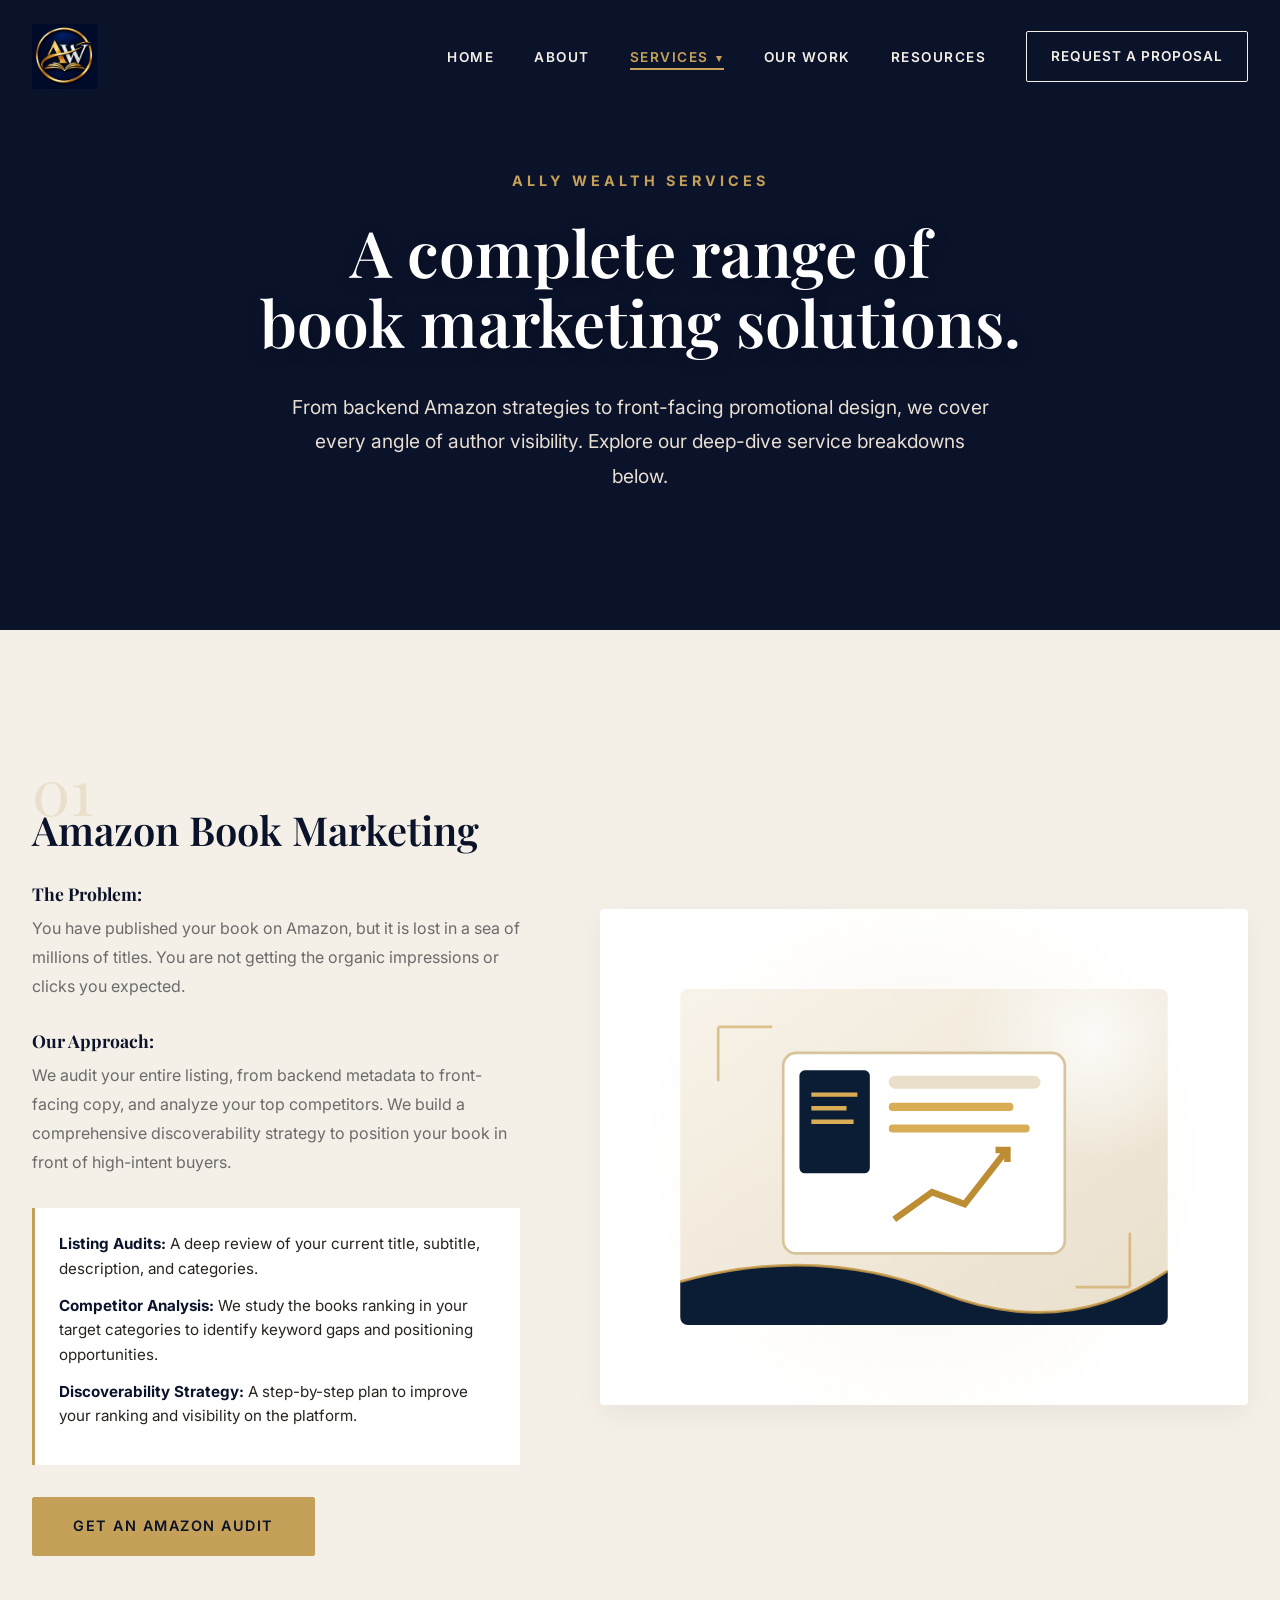
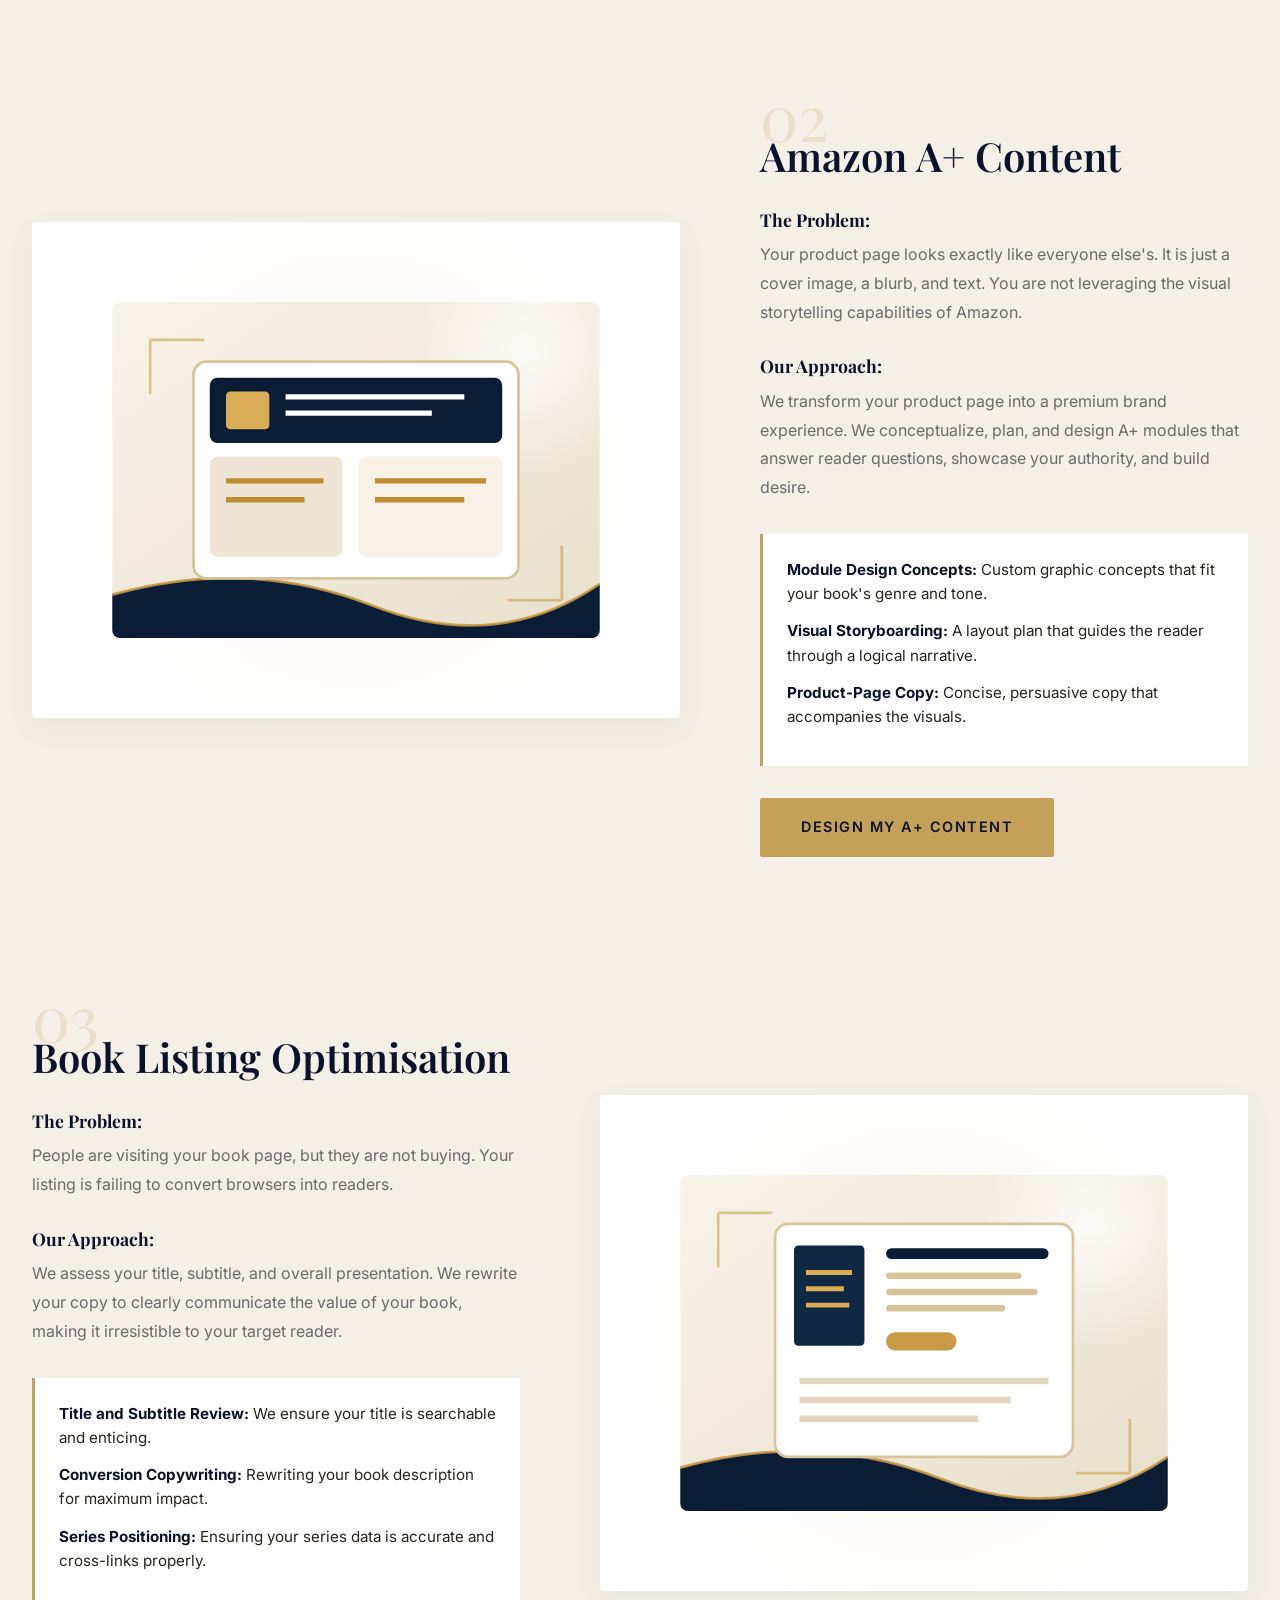
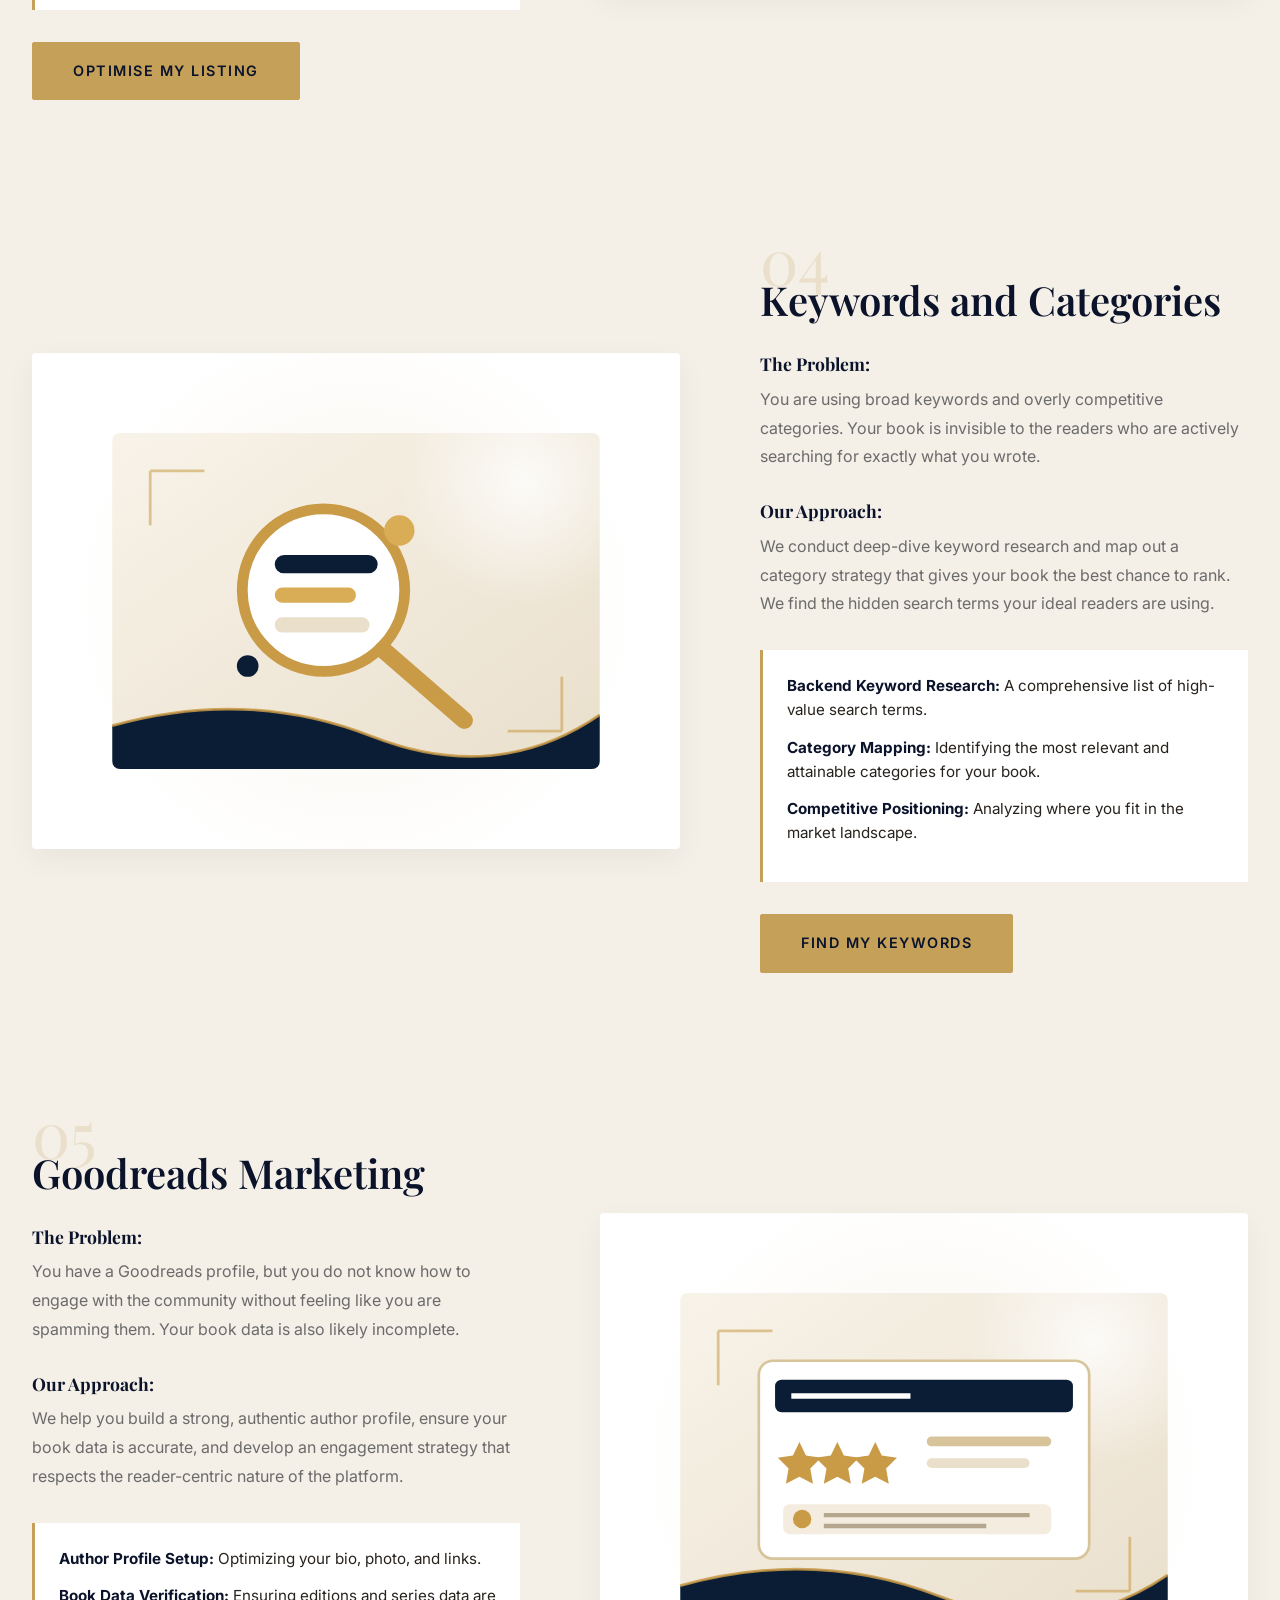
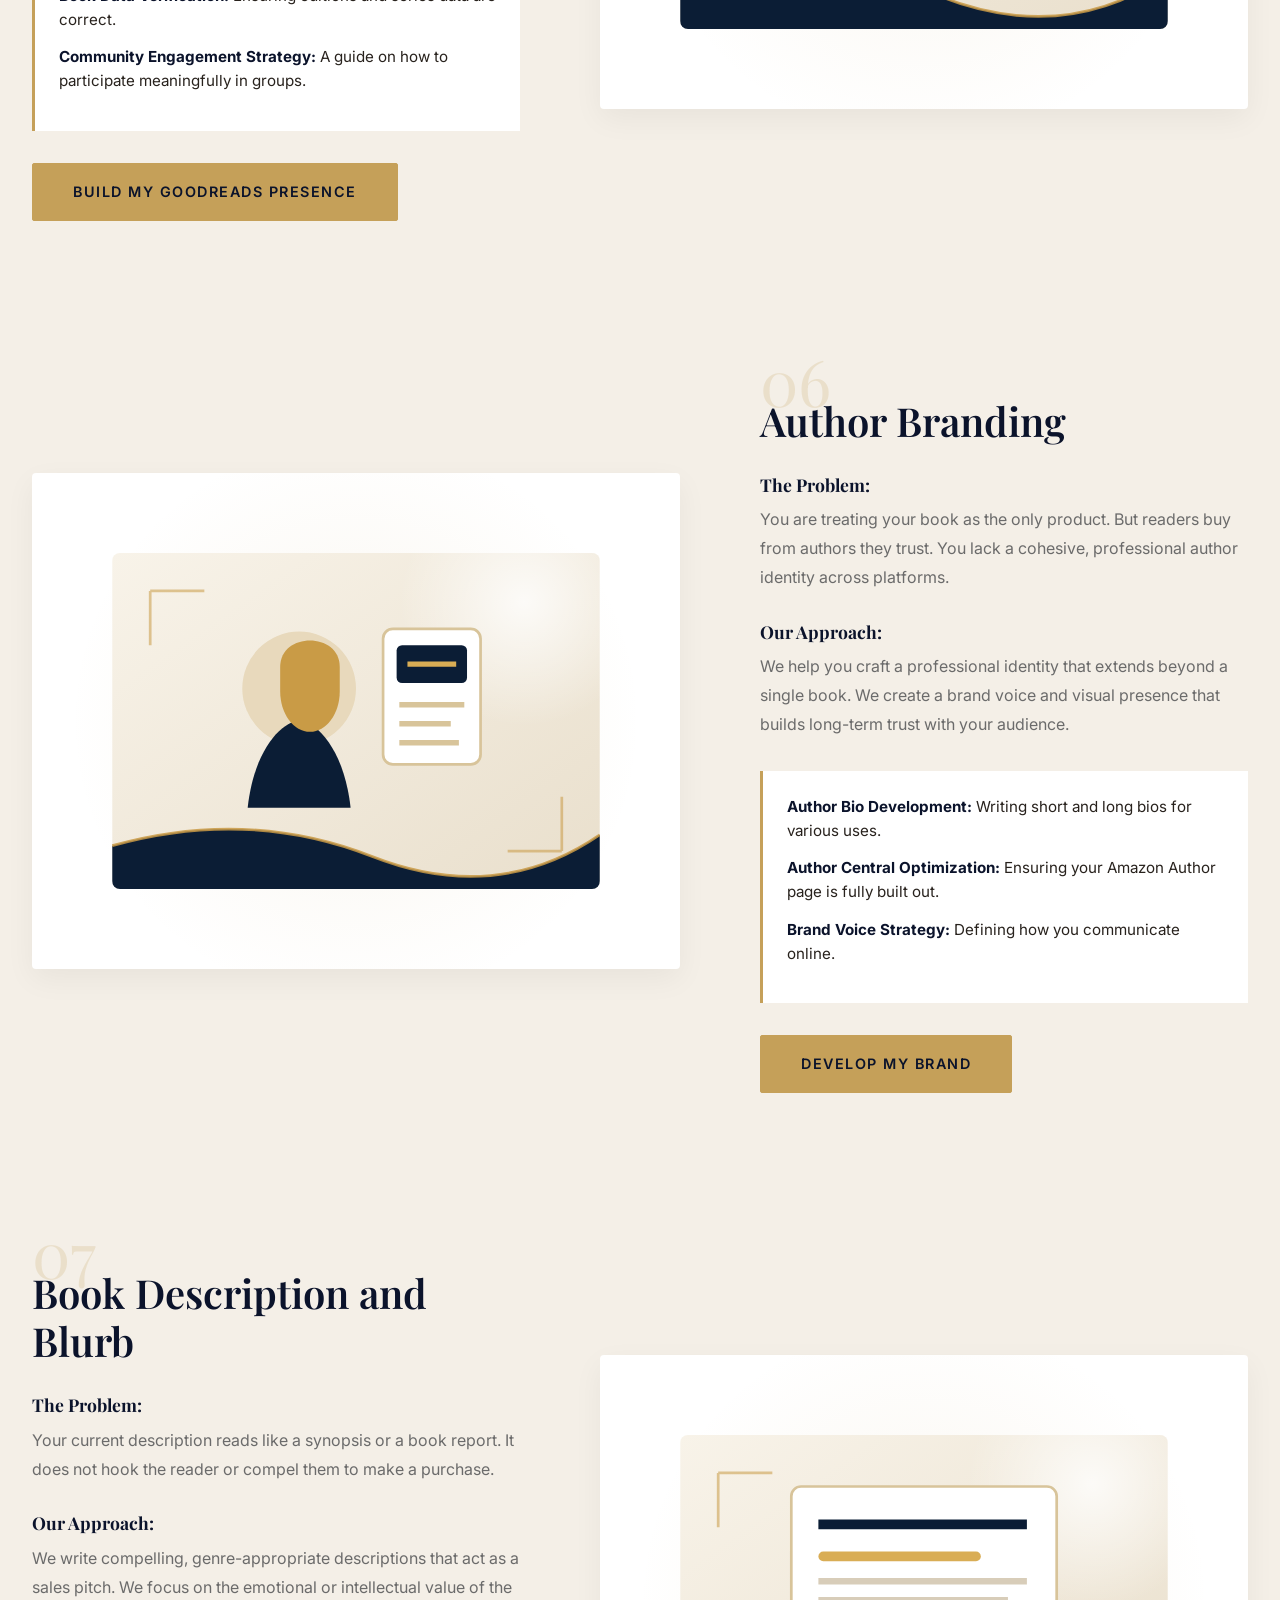
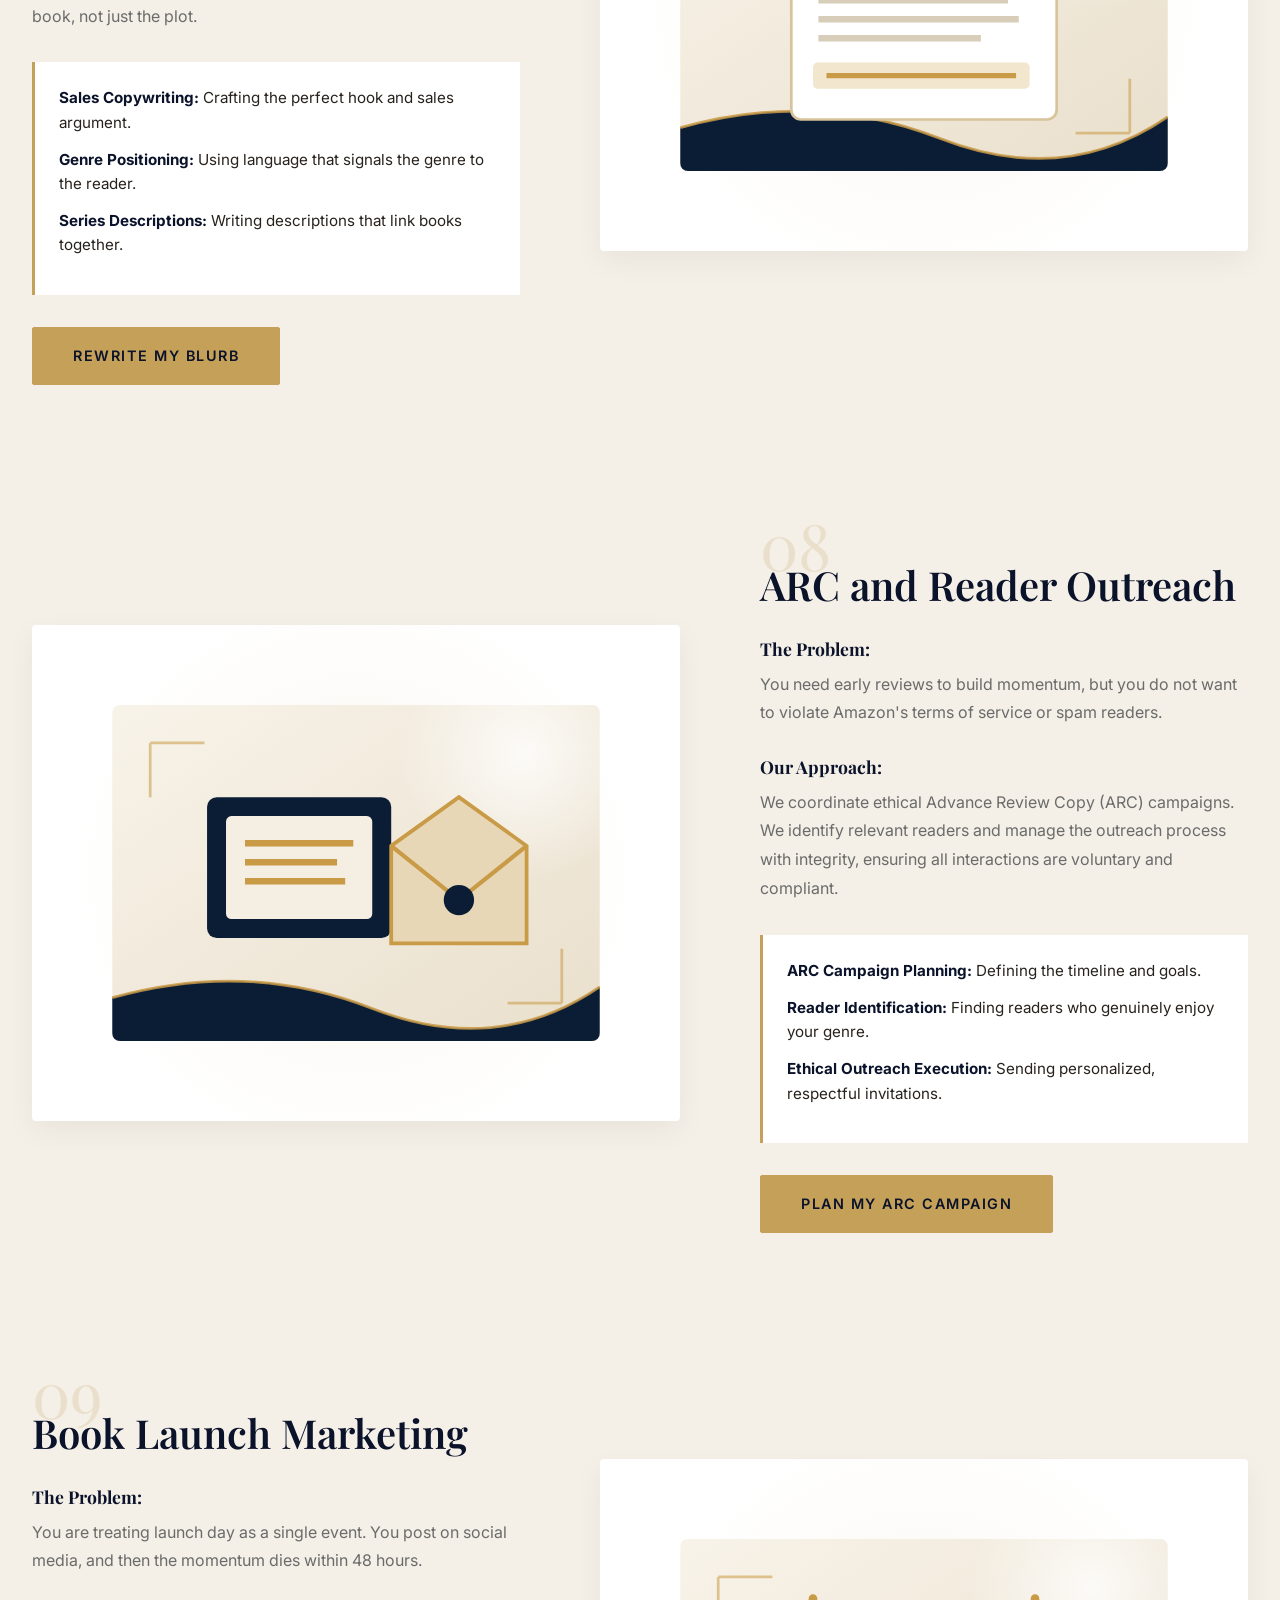
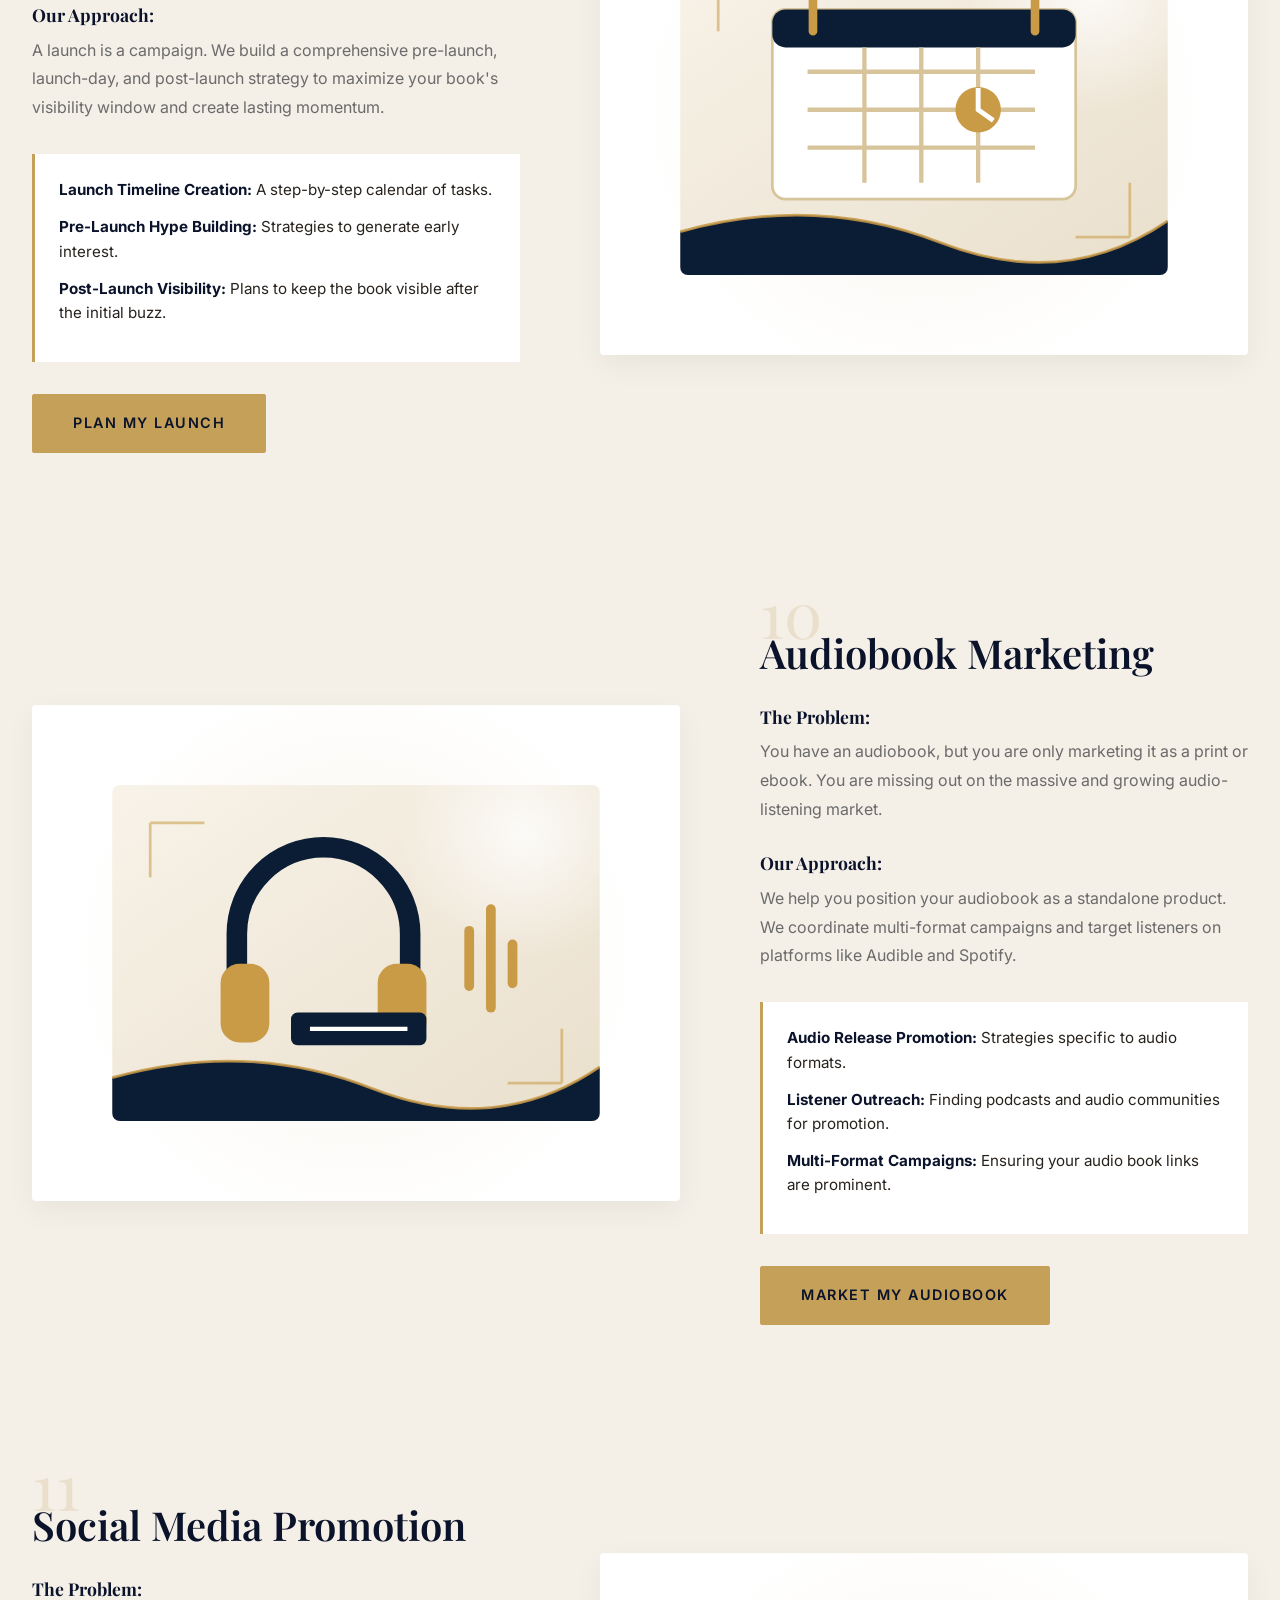
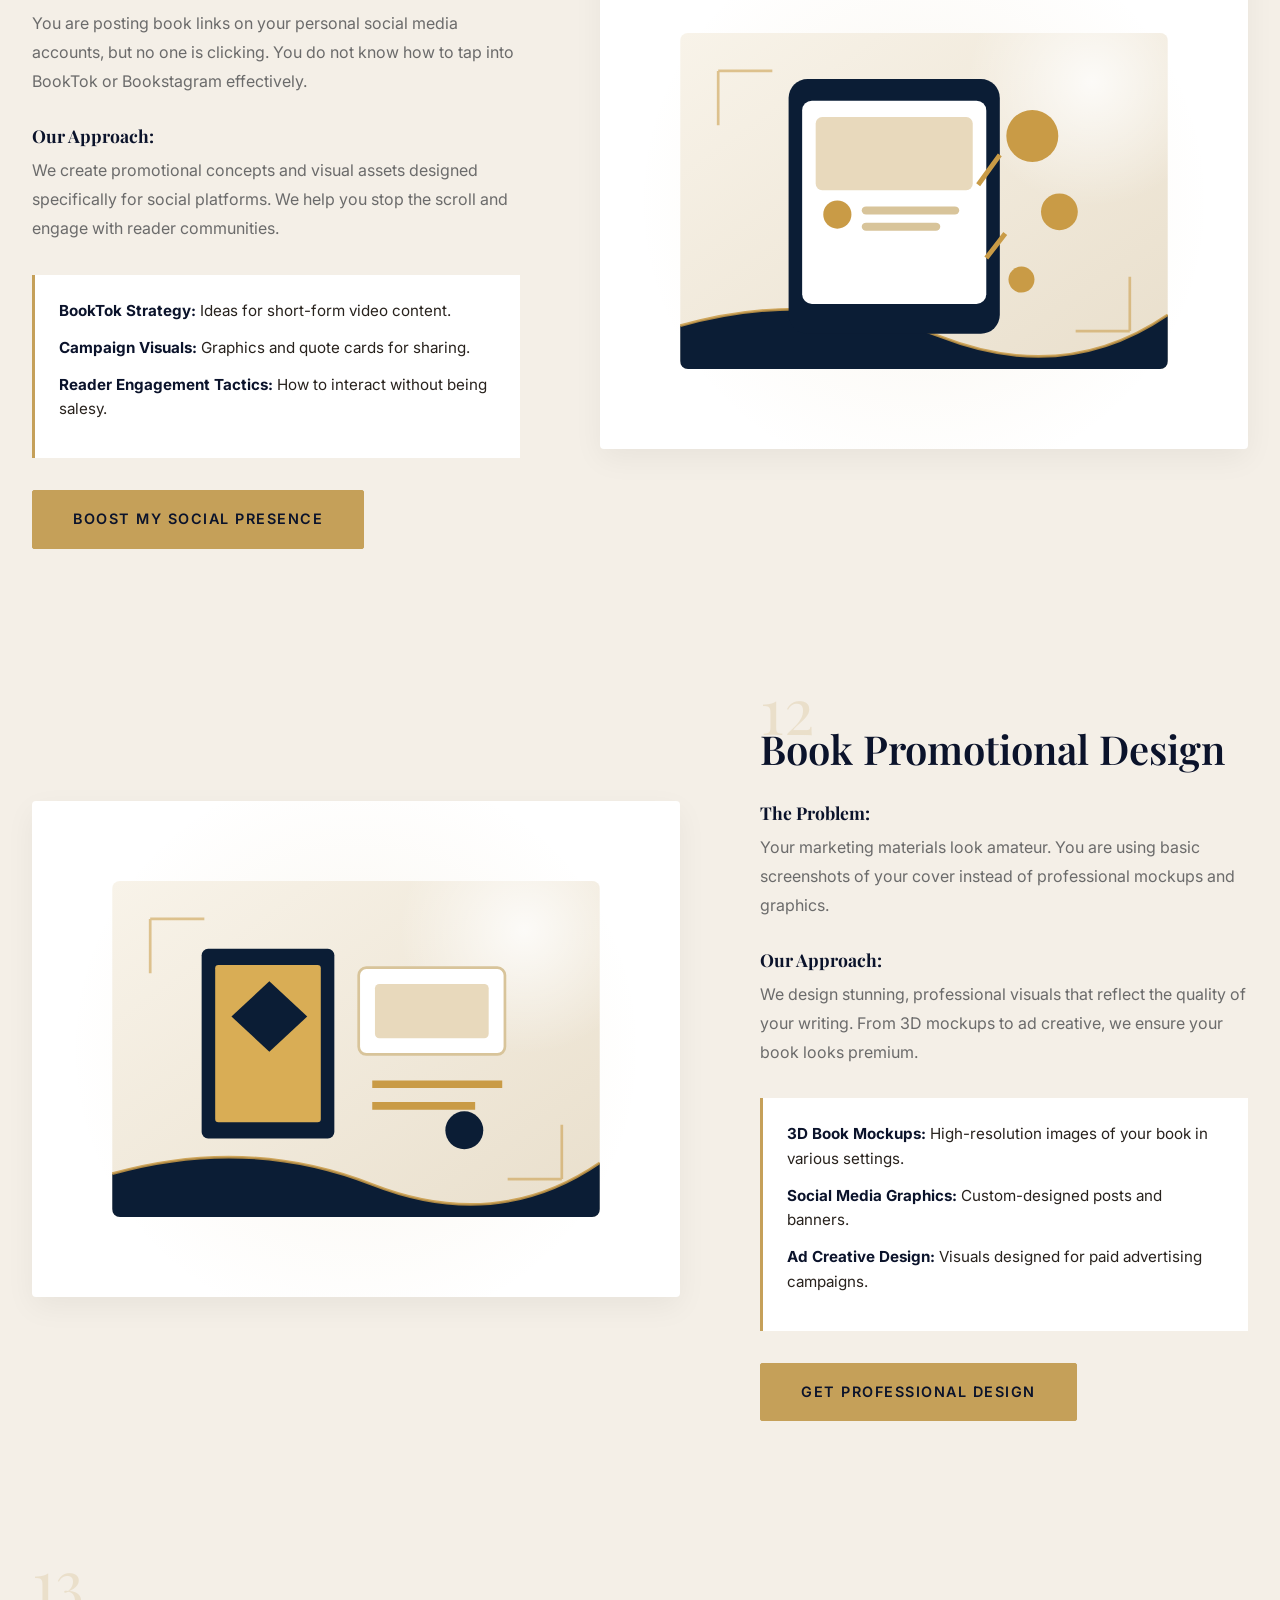
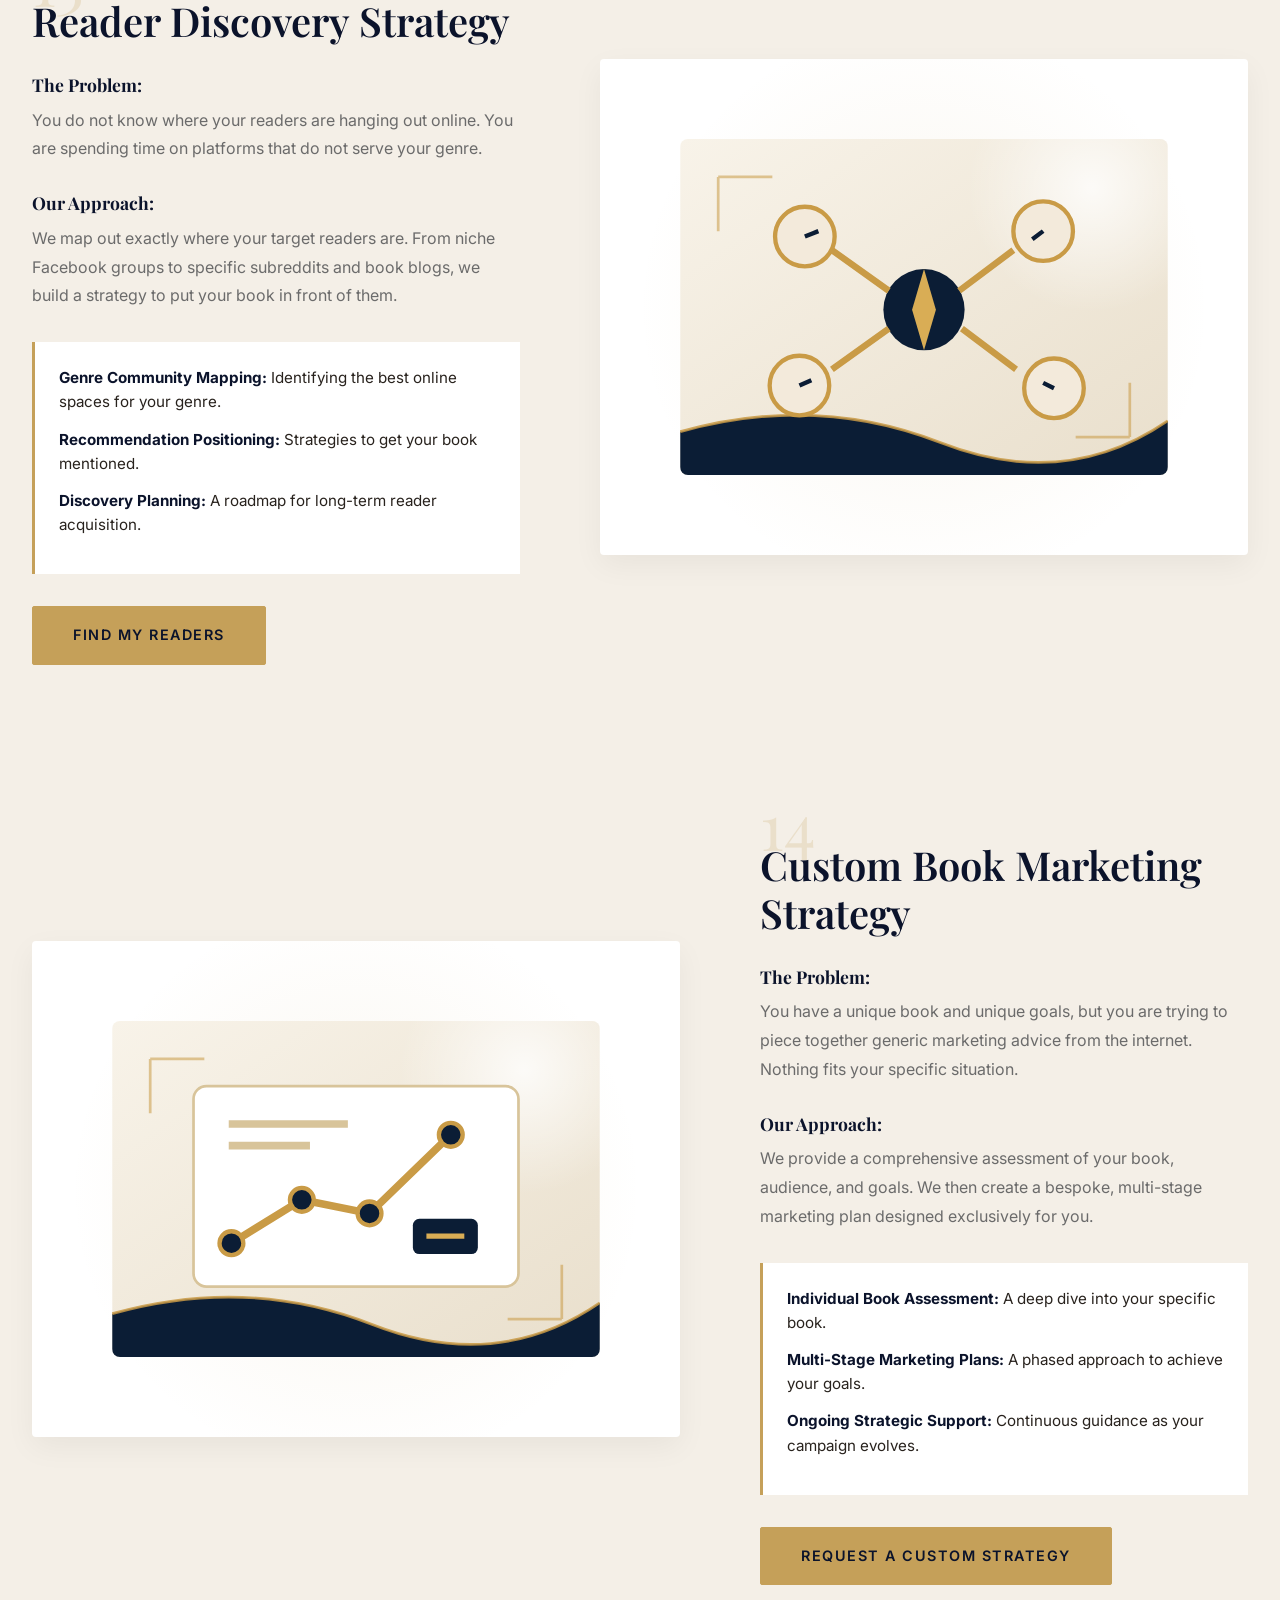
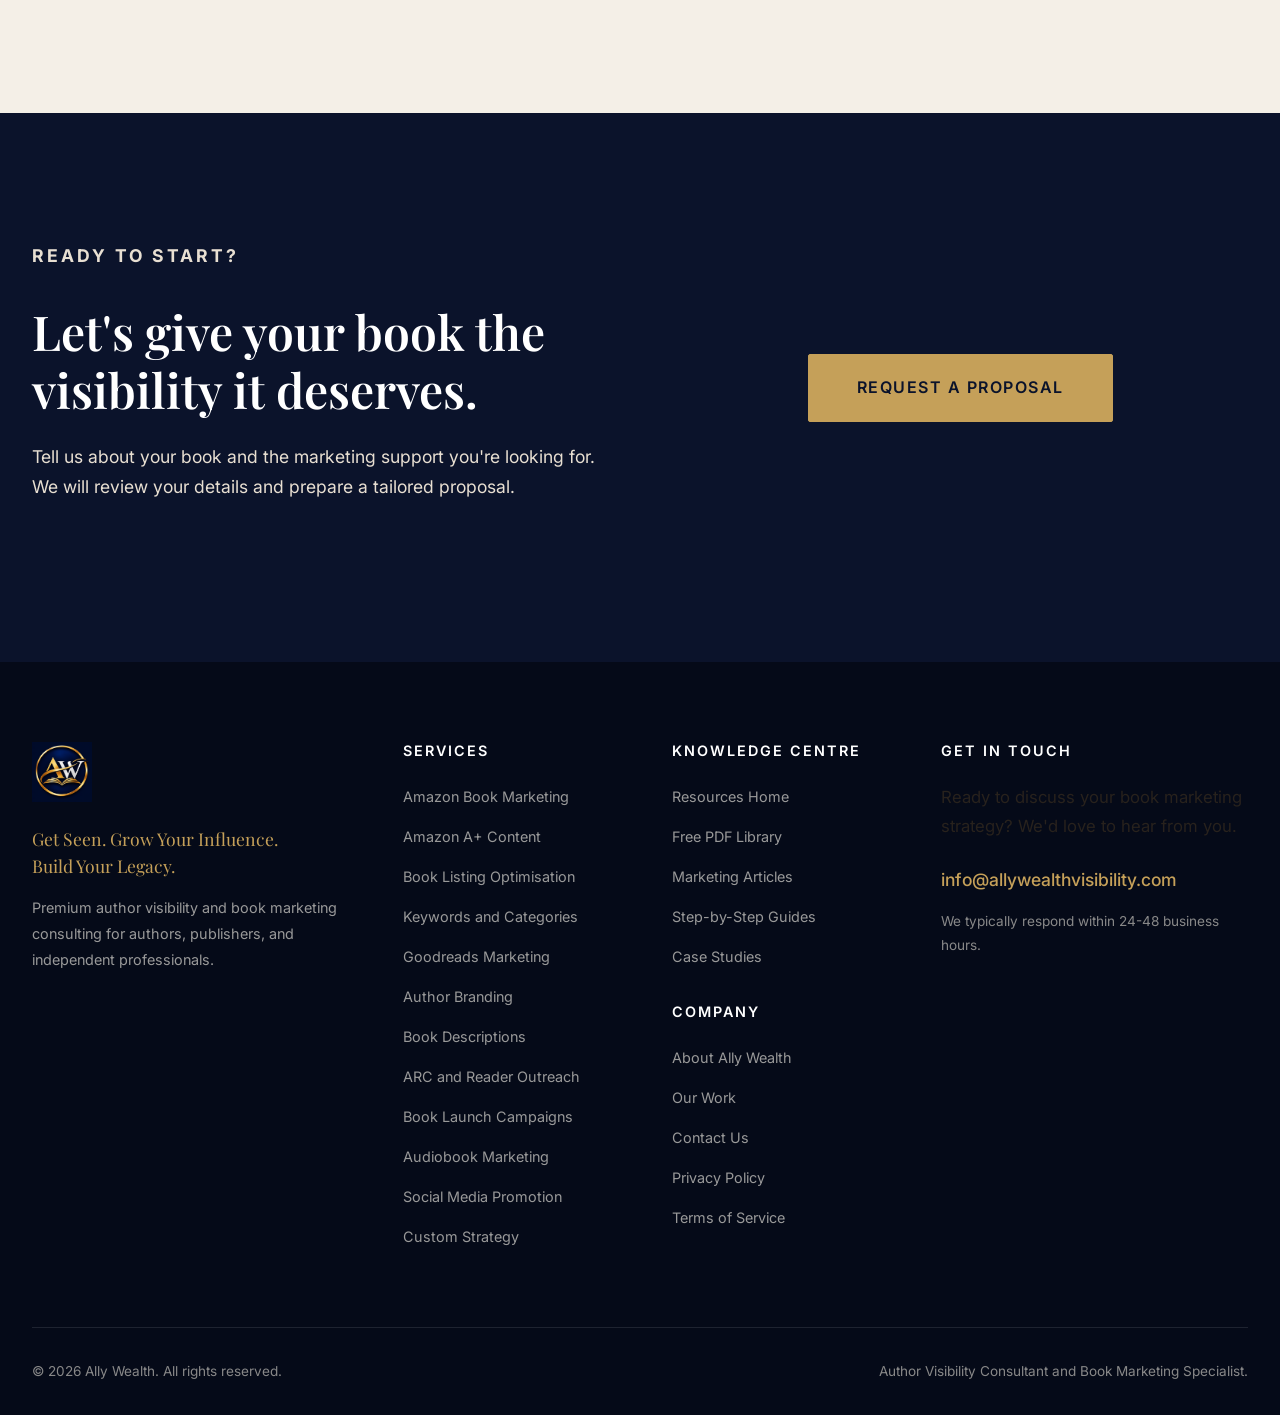
<file: services.html>
<!DOCTYPE html>
<!-- =====================================================================
     ALLY WEALTH - PREMIUM AUTHOR VISIBILITY CONSULTANT
     MASTER SERVICES PAGE - ALL-IN-ONE FILE
     =====================================================================
     This file contains all HTML, CSS, and JavaScript required for the 
     services page. No external CSS or JS files are needed for this page 
     to render perfectly. 
     
     Author: Ally Wealth Development Team
     Date: 2026
     ===================================================================== -->

<html lang="en">
<head>
    <!-- =================================================================
         META TAGS AND SEO OPTIMIZATION
         ================================================================= -->
    <meta charset="UTF-8">
    <meta name="viewport" content="width=device-width, initial-scale=1.0, maximum-scale=5.0">
    <meta http-equiv="X-UA-Compatible" content="IE=edge">
    
    <!-- Primary Meta Tags -->
    <title>Our Services | Ally Wealth Book Marketing</title>
    <meta name="title" content="Our Services | Ally Wealth Book Marketing">
    <meta name="description" content="Explore Ally Wealth's complete range of book marketing services. From Amazon A+ content and keyword research to ARC outreach and book launch campaigns.">
    <meta name="keywords" content="book marketing services, amazon marketing, A+ content, book launch, ARC outreach, goodreads marketing, author branding, Ally Wealth">
    <meta name="author" content="Ally Wealth">
    <meta name="robots" content="index, follow">
    
    <!-- Open Graph / Facebook -->
    <meta property="og:type" content="website">
    <meta property="og:url" content="https://allywealthvisibility.com/services.html">
    <meta property="og:title" content="Our Services | Ally Wealth Book Marketing">
    <meta property="og:description" content="Discover our comprehensive suite of book marketing solutions. We cover every angle of author visibility.">
    <meta property="og:image" content="images/banner.jpg">

    <!-- Twitter -->
    <meta property="twitter:card" content="summary_large_image">
    <meta property="twitter:url" content="https://allywealthvisibility.com/services.html">
    <meta property="twitter:title" content="Our Services | Ally Wealth Book Marketing">
    <meta property="twitter:description" content="Discover our comprehensive suite of book marketing solutions. We cover every angle of author visibility.">
    <meta property="twitter:image" content="images/banner.jpg">

    <!-- Favicon -->
    <link rel="icon" type="image/png" href="images/favicon.png">
    <link rel="apple-touch-icon" href="images/favicon.png">

    <!-- Google Fonts -->
    <link rel="preconnect" href="https://fonts.googleapis.com">
    <link rel="preconnect" href="https://fonts.gstatic.com" crossorigin>
    <link href="https://fonts.googleapis.com/css2?family=Inter:wght@300;400;500;600;700;800&family=Playfair+Display:ital,wght@0,400;0,600;0,700;0,800;1,400&display=swap" rel="stylesheet">

    <!-- =================================================================
         EMBEDDED CSS STYLESHEET
         ================================================================= -->
    <style>
        /* =============================================================
           1. CSS VARIABLES AND ROOT DEFINITIONS
           ============================================================= */
        :root {
            --navy: #0B132B; 
            --gold: #C5A059; 
            --ivory: #F4EFE7;
            --charcoal: #28221D;
            --white: #FFFFFF;
            --light-gray: #E8DFD2;
            --dark-gray: #1A1A1A;
            --muted-text: #6B6B6B;
            --border-color: rgba(0, 0, 0, 0.08);
            --gold-transparent: rgba(197, 160, 89, 0.2);
            --font-heading: 'Playfair Display', serif;
            --font-body: 'Inter', sans-serif;
            --transition-smooth: all 0.4s cubic-bezier(0.25, 0.46, 0.45, 0.94);
            --transition-fast: all 0.2s ease-in-out;
            --shadow-subtle: 0 10px 30px rgba(0, 0, 0, 0.05);
            --shadow-hover: 0 20px 40px rgba(0, 0, 0, 0.1);
            --container-width: 1280px;
            --container-padding: 2rem;
            --section-padding: 8rem 0;
        }

        /* =============================================================
           2. GLOBAL RESET AND BASE STYLES
           ============================================================= */
        * {
            margin: 0;
            padding: 0;
            box-sizing: border-box;
        }

        html {
            scroll-behavior: smooth;
            font-size: 16px;
            -webkit-text-size-adjust: 100%;
        }

        body {
            font-family: var(--font-body);
            background-color: var(--ivory);
            color: var(--charcoal);
            line-height: 1.7;
            overflow-x: hidden;
            -webkit-font-smoothing: antialiased;
            -moz-osx-font-smoothing: grayscale;
        }

        h1, h2, h3, h4, h5, h6 {
            font-family: var(--font-heading);
            font-weight: 600;
            color: var(--navy);
            line-height: 1.2;
            margin-bottom: 1rem;
        }

        h1 { font-size: clamp(2.5rem, 5vw, 4.5rem); }
        h2 { font-size: clamp(2rem, 4vw, 3rem); }
        h3 { font-size: clamp(1.3rem, 2.5vw, 1.8rem); }
        h4 { font-size: clamp(1.1rem, 2vw, 1.4rem); }

        p {
            margin-bottom: 1.5rem;
            font-size: 1.05rem;
            color: var(--charcoal);
        }

        a {
            text-decoration: none;
            color: inherit;
            transition: var(--transition-fast);
        }

        ul, ol {
            list-style: none;
            margin-bottom: 1.5rem;
        }

        img {
            max-width: 100%;
            height: auto;
            display: block;
            object-fit: cover;
        }

        button, input, select, textarea {
            font-family: inherit;
            font-size: inherit;
            outline: none;
            border: none;
            background: none;
        }

        button { cursor: pointer; }

        /* =============================================================
           3. UTILITY AND LAYOUT CLASSES
           ============================================================= */
        .container {
            max-width: var(--container-width);
            margin: 0 auto;
            padding: 0 var(--container-padding);
            width: 100%;
        }

        .section {
            padding: var(--section-padding);
            position: relative;
        }

        .section-header {
            text-align: center;
            max-width: 800px;
            margin: 0 auto 5rem;
        }

        .section-label {
            color: var(--gold);
            font-size: 0.85rem;
            font-weight: 700;
            letter-spacing: 3px;
            text-transform: uppercase;
            margin-bottom: 1.5rem;
            display: block;
        }

        .section-intro {
            font-size: 1.15rem;
            color: var(--muted-text);
            line-height: 1.8;
            max-width: 700px;
            margin: 0 auto;
        }

        .flex-between {
            display: flex;
            justify-content: space-between;
            align-items: center;
        }

        .flex-row {
            display: flex;
            flex-direction: row;
            align-items: center;
            gap: 4rem;
        }

        .flex-row.reverse {
            flex-direction: row-reverse;
        }

        .center-btn {
            text-align: center;
            margin-top: 4rem;
        }

        .mt-2 { margin-top: 2rem; }
        .mt-3 { margin-top: 3rem; }

        /* =============================================================
           4. BUTTONS
           ============================================================= */
        .btn-primary,
        .btn-secondary {
            display: inline-block;
            padding: 1rem 2.5rem;
            font-size: 0.9rem;
            font-weight: 600;
            text-transform: uppercase;
            letter-spacing: 1.5px;
            border-radius: 2px;
            cursor: pointer;
            transition: var(--transition-smooth);
            text-align: center;
            border: 1px solid transparent;
        }

        .btn-primary {
            background-color: var(--gold);
            color: var(--navy);
            border-color: var(--gold);
        }

        .btn-primary:hover {
            background-color: transparent;
            color: var(--gold);
        }

        .btn-secondary {
            background-color: transparent;
            color: var(--navy);
            border-color: var(--navy);
        }

        .btn-secondary:hover {
            background-color: var(--navy);
            color: var(--ivory);
        }

        .btn-large {
            padding: 1.2rem 3rem;
            font-size: 1rem;
        }

        .btn-small {
            padding: 0.6rem 1.5rem;
            font-size: 0.8rem;
        }

        /* =============================================================
           5. PRELOADER
           ============================================================= */
        #preloader {
            position: fixed;
            top: 0;
            left: 0;
            width: 100%;
            height: 100%;
            background-color: var(--navy);
            display: flex;
            justify-content: center;
            align-items: center;
            z-index: 9999;
            transition: opacity 0.6s ease;
        }

        #preloader.hidden {
            opacity: 0;
            pointer-events: none;
        }

        .loader-content { text-align: center; }

        .loader-svg {
            width: 80px;
            height: 80px;
            margin-bottom: 1rem;
        }

        .circle-anim {
            stroke-dasharray: 250;
            stroke-dashoffset: 250;
            animation: drawCircle 1.5s ease forwards infinite;
            transform-origin: center;
        }

        @keyframes drawCircle {
            0% { stroke-dashoffset: 250; transform: rotate(0deg); }
            50% { stroke-dashoffset: 0; transform: rotate(180deg); }
            100% { stroke-dashoffset: -250; transform: rotate(360deg); }
        }

        .loader-text {
            color: var(--gold);
            font-family: var(--font-heading);
            letter-spacing: 4px;
            font-size: 1.2rem;
            animation: pulseText 1.5s ease infinite;
        }

        .loader-subtext {
            color: var(--light-gray);
            font-size: 0.8rem;
            margin-top: 0.5rem;
            letter-spacing: 1px;
        }

        @keyframes pulseText {
            0%, 100% { opacity: 0.5; }
            50% { opacity: 1; }
        }

        /* =============================================================
           6. NAVIGATION
           ============================================================= */
        .navbar {
            position: fixed;
            top: 0;
            left: 0;
            width: 100%;
            padding: 1.5rem 0;
            background-color: transparent;
            z-index: 1000;
            transition: var(--transition-smooth);
        }

        .navbar.scrolled {
            background-color: rgba(244, 239, 231, 0.95);
            backdrop-filter: blur(10px);
            -webkit-backdrop-filter: blur(10px);
            padding: 1rem 0;
            box-shadow: 0 4px 20px rgba(0, 0, 0, 0.05);
        }

        .nav-container {
            max-width: var(--container-width);
            margin: 0 auto;
            padding: 0 var(--container-padding);
            display: flex;
            justify-content: space-between;
            align-items: center;
        }

        .logo-link {
            display: flex;
            align-items: center;
            z-index: 1001;
        }

        .logo-img {
            height: 65px;
            width: auto;
            transition: var(--transition-fast);
        }

        .navbar.scrolled .logo-img { height: 50px; }

        .nav-links {
            display: flex;
            align-items: center;
            gap: 2.5rem;
            margin-bottom: 0;
        }

        .nav-link {
            font-size: 0.85rem;
            font-weight: 600;
            text-transform: uppercase;
            letter-spacing: 1.5px;
            color: var(--ivory);
            position: relative;
            padding-bottom: 5px;
            transition: var(--transition-fast);
        }

        .navbar.scrolled .nav-link { color: var(--navy); }

        .nav-link::after {
            content: '';
            position: absolute;
            bottom: 0;
            left: 0;
            width: 0;
            height: 2px;
            background-color: var(--gold);
            transition: var(--transition-fast);
        }

        .nav-link:hover::after,
        .nav-link.active::after { width: 100%; }

        .nav-link:hover,
        .nav-link.active { color: var(--gold) !important; }

        .btn-primary.nav-btn {
            background-color: var(--gold);
            color: var(--navy);
            padding: 0.8rem 1.5rem;
            border: 1px solid var(--gold);
            font-weight: 600;
            text-transform: uppercase;
            letter-spacing: 1px;
            font-size: 0.85rem !important;
            border-radius: 2px;
        }

        .btn-primary.nav-btn:hover {
            background-color: transparent;
            color: var(--gold);
        }

        .navbar:not(.scrolled) .btn-primary.nav-btn {
            background-color: transparent;
            color: var(--ivory);
            border-color: var(--ivory);
        }

        .navbar:not(.scrolled) .btn-primary.nav-btn:hover {
            background-color: var(--ivory);
            color: var(--navy);
        }

        .dropdown { position: relative; }
        .arrow { font-size: 0.7rem; margin-left: 3px; display: inline-block; transition: transform 0.3s ease; }
        .dropdown:hover .arrow { transform: rotate(180deg); }

        .mega-menu {
            position: absolute;
            top: 100%;
            left: -150px;
            background-color: var(--white);
            width: 800px;
            box-shadow: var(--shadow-hover);
            border-top: 3px solid var(--gold);
            padding: 2.5rem;
            opacity: 0;
            visibility: hidden;
            transform: translateY(10px);
            transition: var(--transition-smooth);
            z-index: 100;
        }

        .dropdown:hover .mega-menu {
            opacity: 1;
            visibility: visible;
            transform: translateY(0);
        }

        .mega-menu-inner {
            display: grid;
            grid-template-columns: 1fr 1fr 1fr 1.2fr;
            gap: 2rem;
        }

        .mega-col h4 {
            font-family: var(--font-body);
            font-size: 0.9rem;
            text-transform: uppercase;
            letter-spacing: 1px;
            margin-bottom: 1.5rem;
            color: var(--navy);
            border-bottom: 1px solid var(--border-color);
            padding-bottom: 0.5rem;
        }

        .mega-col ul li { margin-bottom: 0.8rem; }
        .mega-col ul li a {
            font-size: 0.85rem;
            color: var(--muted-text);
            text-transform: none;
            letter-spacing: 0;
            display: block;
            transition: var(--transition-fast);
        }

        .mega-col ul li a:hover {
            color: var(--gold);
            padding-left: 5px;
        }

        .highlight-col {
            background-color: var(--ivory);
            padding: 1.5rem;
            border-radius: 4px;
        }

        .highlight-col p {
            font-size: 0.9rem;
            color: var(--muted-text);
            margin-bottom: 1.5rem;
            line-height: 1.5;
        }

        .mobile-menu-btn {
            display: none;
            cursor: pointer;
            flex-direction: column;
            gap: 6px;
            z-index: 1001;
            padding: 5px;
        }

        .bar {
            width: 28px;
            height: 2px;
            background-color: var(--ivory);
            transition: var(--transition-fast);
            display: block;
        }

        .navbar.scrolled .bar { background-color: var(--navy); }

        /* =============================================================
           7. INNER PAGE HERO
           ============================================================= */
        .hero-inner {
            position: relative;
            height: 70vh;
            min-height: 600px;
            display: flex;
            align-items: center;
            justify-content: center;
            text-align: center;
            background-color: var(--navy);
            overflow: hidden;
            padding-top: 80px;
        }

        .hero-overlay {
            position: absolute;
            top: 0;
            left: 0;
            width: 100%;
            height: 100%;
            background: linear-gradient(to bottom, rgba(11,19,43,0.85) 0%, rgba(11,19,43,0.6) 50%, rgba(11,19,43,0.95) 100%);
            z-index: 2;
        }

        .hero-content {
            position: relative;
            z-index: 3;
            max-width: 900px;
        }

        .hero-subtitle {
            color: var(--gold);
            font-size: 0.9rem;
            font-weight: 700;
            letter-spacing: 4px;
            margin-bottom: 1.5rem;
            text-transform: uppercase;
        }

        .hero-title {
            color: var(--white);
            font-size: clamp(2.5rem, 5vw, 4rem);
            line-height: 1.1;
            margin-bottom: 2rem;
            text-shadow: 0 5px 15px rgba(0,0,0,0.3);
        }

        .hero-description {
            color: var(--light-gray);
            font-size: 1.2rem;
            max-width: 700px;
            margin: 0 auto 3rem;
            line-height: 1.8;
        }

        /* =============================================================
           8. SERVICES DEEP DIVE SECTION
           ============================================================= */
        .services-deep-dive {
            background-color: var(--ivory);
        }

        .service-detail-row {
            display: flex;
            align-items: center;
            gap: 5rem;
            margin-bottom: 8rem;
        }

        .service-detail-row:last-child {
            margin-bottom: 0;
        }

        .service-detail-row.reverse {
            flex-direction: row-reverse;
        }

        .service-detail-content {
            flex: 1;
        }

        .service-number {
            display: block;
            font-family: var(--font-heading);
            font-size: 4rem;
            color: rgba(197, 160, 89, 0.2);
            line-height: 1;
            margin-bottom: -1rem;
        }

        .service-detail-content h2 {
            font-size: 2.5rem;
            margin-bottom: 1.5rem;
            color: var(--navy);
        }

        .service-problem, .service-approach {
            font-size: 1rem;
            color: var(--muted-text);
            margin-bottom: 1.5rem;
            line-height: 1.8;
        }

        .service-problem strong, .service-approach strong {
            color: var(--navy);
            display: block;
            margin-bottom: 0.3rem;
            font-family: var(--font-heading);
            font-size: 1.1rem;
        }

        .service-inclusions {
            margin: 2rem 0;
            padding: 1.5rem;
            background-color: var(--white);
            border-left: 3px solid var(--gold);
        }

        .service-inclusions li {
            font-size: 0.95rem;
            color: var(--charcoal);
            margin-bottom: 0.8rem;
            line-height: 1.6;
        }

        .service-inclusions li strong {
            color: var(--navy);
        }

        .service-detail-visual {
            flex: 1;
            display: flex;
            justify-content: center;
            align-items: center;
            background-color: var(--white);
            padding: 5rem;
            border-radius: 4px;
            box-shadow: var(--shadow-subtle);
            position: relative;
            overflow: hidden;
        }

        .service-detail-visual::before {
            content: '';
            position: absolute;
            top: 0;
            left: 0;
            width: 100%;
            height: 100%;
            background: radial-gradient(circle, rgba(197,160,89,0.1) 0%, transparent 70%);
        }

        .service-detail-visual img {
            display: block;
            width: 100%;
            height: auto;
            min-height: 300px;
            object-fit: cover;
            border-radius: 8px;
            position: relative;
            z-index: 2;
            transition: transform .55s ease, filter .55s ease;
        }

        .service-detail-row:hover .service-detail-visual img {
            transform: scale(1.035);
            filter: saturate(1.08);
        }

        /* =============================================================
           9. CTA SECTION
           ============================================================= */
        .cta-section {
            background-color: var(--navy);
            color: var(--white);
            padding: 8rem 0;
        }

        .cta-container {
            display: grid;
            grid-template-columns: 1fr 1fr;
            gap: 4rem;
            align-items: center;
        }

        .cta-text h2 {
            color: var(--white);
            font-size: 3rem;
            margin-bottom: 1.5rem;
        }

        .cta-text p {
            color: var(--light-gray);
            font-size: 1.1rem;
            margin-bottom: 2rem;
        }

        /* =============================================================
           10. FOOTER
           ============================================================= */
        .mega-footer {
            background-color: #050A18;
            color: var(--light-gray);
            padding-top: 5rem;
        }

        .footer-grid {
            display: grid;
            grid-template-columns: 1.5fr 1fr 1fr 1.5fr;
            gap: 4rem;
            padding-bottom: 4rem;
            border-bottom: 1px solid rgba(255,255,255,0.1);
        }

        .footer-logo { height: 60px; width: auto; margin-bottom: 1.5rem; }
        .footer-tagline { color: var(--gold); font-family: var(--font-heading); font-size: 1.1rem; margin-bottom: 1rem; line-height: 1.5; }
        .footer-desc { font-size: 0.9rem; color: #999; line-height: 1.8; }

        .footer-col h4 { color: var(--white); font-family: var(--font-body); font-size: 0.9rem; text-transform: uppercase; letter-spacing: 2px; margin-bottom: 1.5rem; font-weight: 600; }
        .footer-col ul { margin-bottom: 0; }
        .footer-col ul li { margin-bottom: 0.8rem; }
        .footer-col ul li a { font-size: 0.9rem; color: #999; }
        .footer-col ul li a:hover { color: var(--gold); padding-left: 5px; }

        .footer-email { display: inline-block; color: var(--gold); font-size: 1.1rem; font-weight: 500; margin-bottom: 1rem; }
        .footer-email:hover { text-decoration: underline; }
        .footer-response { font-size: 0.85rem; color: #888; margin-bottom: 2rem; }

        .footer-bottom { padding: 2rem 0; display: flex; justify-content: space-between; align-items: center; font-size: 0.85rem; color: #888; }
        .footer-bottom p { margin-bottom: 0; color: #888; font-size: 0.85rem; }

        /* =============================================================
           11. ANIMATIONS (SCROLL REVEAL)
           ============================================================= */
        .fade-in-up { opacity: 0; transform: translateY(40px); transition: opacity 0.8s ease, transform 0.8s ease; }
        .fade-in-up.visible { opacity: 1; transform: translateY(0); }
        .fade-in-left { opacity: 0; transform: translateX(-40px); transition: opacity 0.8s ease, transform 0.8s ease; }
        .fade-in-left.visible { opacity: 1; transform: translateX(0); }
        .fade-in-right { opacity: 0; transform: translateX(40px); transition: opacity 0.8s ease, transform 0.8s ease; }
        .fade-in-right.visible { opacity: 1; transform: translateX(0); }
        .delay-1 { transition-delay: 0.1s; }
        .delay-2 { transition-delay: 0.2s; }
        .delay-3 { transition-delay: 0.3s; }
        .delay-4 { transition-delay: 0.4s; }

        /* =============================================================
           12. RESPONSIVE DESIGN
           ============================================================= */
        @media (max-width: 1200px) {
            .container { padding: 0 1.5rem; }
            .mega-menu { width: 600px; left: -100px; }
            .mega-menu-inner { grid-template-columns: 1fr 1fr; }
            .cta-container { gap: 3rem; }
            .footer-grid { grid-template-columns: 1fr 1fr; gap: 3rem; }
        }

        @media (max-width: 1024px) {
            .section { padding: 6rem 0; }
            .flex-row { flex-direction: column; gap: 3rem; }
            .cta-container { grid-template-columns: 1fr; }
            .hero-title { font-size: 3.5rem; }
            .service-detail-row, .service-detail-row.reverse {
                flex-direction: column;
                gap: 3rem;
                margin-bottom: 6rem;
            }
            .service-detail-visual { width: 100%; padding: 4rem; }
        }

        @media (max-width: 768px) {
            .mobile-menu-btn { display: flex; }
            .nav-links {
                position: fixed; top: 0; right: -100%; width: 85%; height: 100vh;
                background-color: var(--navy); flex-direction: column;
                justify-content: flex-start; padding: 8rem 2rem 2rem;
                transition: var(--transition-smooth); box-shadow: -10px 0 30px rgba(0,0,0,0.5);
                z-index: 999; overflow-y: auto; gap: 1.5rem;
            }
            .nav-links.active { right: 0; }
            .nav-link { color: var(--white) !important; font-size: 1.1rem; margin: 0; display: block; width: 100%; }
            .nav-link::after { display: none; }
            .mega-menu { position: static; background-color: transparent; box-shadow: none; border-top: none; opacity: 1; visibility: visible; transform: none; width: 100%; padding: 0; display: none; }
            .dropdown.active .mega-menu { display: block; }
            .mega-menu-inner { grid-template-columns: 1fr; gap: 1.5rem; }
            .mega-col h4 { color: var(--gold); border-bottom: 1px solid rgba(255,255,255,0.1); margin-bottom: 1rem; }
            .mega-col ul li a { color: var(--light-gray); padding: 0.3rem 0; }
            .highlight-col { display: none; }
            .mobile-menu-btn.active .bar:nth-child(1) { transform: translateY(8px) rotate(45deg); background-color: var(--white) !important; }
            .mobile-menu-btn.active .bar:nth-child(2) { opacity: 0; }
            .mobile-menu-btn.active .bar:nth-child(3) { transform: translateY(-8px) rotate(-45deg); background-color: var(--white) !important; }
            .btn-primary.nav-btn { width: 100%; text-align: center; margin-top: 1rem; }
            .hero-inner { min-height: 50vh; height: auto; }
            .hero-title { font-size: 2.5rem; }
            .hero-description { font-size: 1rem; }
            .section-header h2 { font-size: 2rem; }
            .section-intro { font-size: 1rem; }
            .footer-grid { grid-template-columns: 1fr; gap: 2rem; }
            .footer-bottom { flex-direction: column; text-align: center; gap: 1rem; }
            .service-detail-content h2 { font-size: 2rem; }
            .service-detail-visual { padding: 3rem; }
            .service-detail-visual img { min-height: 240px; }
        }

        @media (max-width: 480px) {
            .container { padding: 0 1rem; }
            .section { padding: 4rem 0; }
            .hero-title { font-size: 2rem; }
            .btn-primary, .btn-secondary { padding: 0.8rem 1.5rem; font-size: 0.85rem; }
        }
    </style>
</head>
<body>

    <!-- =================================================================
         PRELOADER
         ================================================================= -->
    <div id="preloader">
        <div class="loader-content">
            <svg class="loader-svg" viewBox="0 0 100 100">
                <circle cx="50" cy="50" r="40" stroke="#C5A059" stroke-width="2" fill="none" class="circle-anim"></circle>
            </svg>
            <h2 class="loader-text">ALLY WEALTH</h2>
            <p class="loader-subtext">Loading services...</p>
        </div>
    </div>

    <!-- =================================================================
         GLOBAL NAVIGATION
         ================================================================= -->
    <nav class="navbar" id="navbar">
        <div class="nav-container">
            
            <a href="index.html" class="logo-link" aria-label="Ally Wealth Home">
                <img src="images/favicon.png" alt="Ally Wealth Logo" class="logo-img">
            </a>
            
            <div class="mobile-menu-btn" id="mobile-menu-btn" aria-label="Toggle Menu" role="button" tabindex="0">
                <span class="bar"></span>
                <span class="bar"></span>
                <span class="bar"></span>
            </div>

            <ul class="nav-links" id="nav-links">
                <li><a href="index.html" class="nav-link">Home</a></li>
                <li><a href="about.html" class="nav-link">About</a></li>
                
                <li class="dropdown mega-dropdown">
                    <a href="services.html" class="nav-link active">Services <span class="arrow">&#9662;</span></a>
                    <div class="mega-menu">
                        <div class="mega-menu-inner">
                            <div class="mega-col">
                                <h4>Amazon Optimization</h4>
                                <ul>
                                    <li><a href="#amazon">Amazon Book Marketing</a></li>
                                    <li><a href="#aplus">Amazon A+ Content</a></li>
                                    <li><a href="#listing">Book Listing Optimisation</a></li>
                                    <li><a href="#keywords">Keywords and Categories</a></li>
                                </ul>
                            </div>
                            <div class="mega-col">
                                <h4>Reader Engagement</h4>
                                <ul>
                                    <li><a href="#goodreads">Goodreads Marketing</a></li>
                                    <li><a href="#arc">ARC and Reader Outreach</a></li>
                                    <li><a href="#social">Social Media Promotion</a></li>
                                    <li><a href="#audiobook">Audiobook Marketing</a></li>
                                </ul>
                            </div>
                            <div class="mega-col">
                                <h4>Author and Launch</h4>
                                <ul>
                                    <li><a href="#branding">Author Branding</a></li>
                                    <li><a href="#descriptions">Book Descriptions</a></li>
                                    <li><a href="#launch">Book Launch Campaigns</a></li>
                                    <li><a href="#custom">Custom Book Strategy</a></li>
                                </ul>
                            </div>
                            <div class="mega-col highlight-col">
                                <h4>Need Guidance?</h4>
                                <p>Not sure which service fits your book? Let's discuss your goals.</p>
                                <a href="contact.html" class="btn-primary btn-small">Get a Proposal</a>
                            </div>
                        </div>
                    </div>
                </li>
                
                <li><a href="work.html" class="nav-link">Our Work</a></li>
                <li><a href="resources.html" class="nav-link">Resources</a></li>
                <li><a href="contact.html" class="btn-primary nav-btn">Request a Proposal</a></li>
            </ul>
        </div>
    </nav>

    <!-- =================================================================
         INNER PAGE HERO
         ================================================================= -->
    <header class="hero-inner">
        <div class="hero-overlay"></div>
        <div class="container hero-content">
            <p class="hero-subtitle fade-in-up">ALLY WEALTH SERVICES</p>
            <h1 class="hero-title fade-in-up delay-1">
                A complete range of<br>book marketing solutions.
            </h1>
            <p class="hero-description fade-in-up delay-2">
                From backend Amazon strategies to front-facing promotional design, we cover every angle of author visibility. Explore our deep-dive service breakdowns below.
            </p>
        </div>
    </header>

    <!-- =================================================================
         SERVICES DEEP DIVE SECTION
         ================================================================= -->
    <section class="section services-deep-dive">
        <div class="container">

            <!-- =============================================================
                 SERVICE 1: AMAZON BOOK MARKETING
                 ============================================================= -->
            <div class="service-detail-row fade-in-up" id="amazon">
                <div class="service-detail-content">
                    <span class="service-number">01</span>
                    <h2>Amazon Book Marketing</h2>
                    <p class="service-problem"><strong>The Problem:</strong> You have published your book on Amazon, but it is lost in a sea of millions of titles. You are not getting the organic impressions or clicks you expected.</p>
                    <p class="service-approach"><strong>Our Approach:</strong> We audit your entire listing, from backend metadata to front-facing copy, and analyze your top competitors. We build a comprehensive discoverability strategy to position your book in front of high-intent buyers.</p>
                    <ul class="service-inclusions">
                        <li><strong>Listing Audits:</strong> A deep review of your current title, subtitle, description, and categories.</li>
                        <li><strong>Competitor Analysis:</strong> We study the books ranking in your target categories to identify keyword gaps and positioning opportunities.</li>
                        <li><strong>Discoverability Strategy:</strong> A step-by-step plan to improve your ranking and visibility on the platform.</li>
                    </ul>
                    <a href="contact.html" class="btn-primary">Get an Amazon Audit</a>
                </div>
                <div class="service-detail-visual">
                    <img src="images/service-visuals/amazon.svg" alt="Amazon Book Marketing — tailored service illustration" loading="lazy">
                </div>
            </div>

            <!-- =============================================================
                 SERVICE 2: AMAZON A+ CONTENT
                 ============================================================= -->
            <div class="service-detail-row reverse fade-in-up" id="aplus">
                <div class="service-detail-content">
                    <span class="service-number">02</span>
                    <h2>Amazon A+ Content</h2>
                    <p class="service-problem"><strong>The Problem:</strong> Your product page looks exactly like everyone else's. It is just a cover image, a blurb, and text. You are not leveraging the visual storytelling capabilities of Amazon.</p>
                    <p class="service-approach"><strong>Our Approach:</strong> We transform your product page into a premium brand experience. We conceptualize, plan, and design A+ modules that answer reader questions, showcase your authority, and build desire.</p>
                    <ul class="service-inclusions">
                        <li><strong>Module Design Concepts:</strong> Custom graphic concepts that fit your book's genre and tone.</li>
                        <li><strong>Visual Storyboarding:</strong> A layout plan that guides the reader through a logical narrative.</li>
                        <li><strong>Product-Page Copy:</strong> Concise, persuasive copy that accompanies the visuals.</li>
                    </ul>
                    <a href="contact.html" class="btn-primary">Design My A+ Content</a>
                </div>
                <div class="service-detail-visual">
                    <img src="images/service-visuals/aplus.svg" alt="Amazon A+ Content — tailored service illustration" loading="lazy">
                </div>
            </div>

            <!-- =============================================================
                 SERVICE 3: BOOK LISTING OPTIMISATION
                 ============================================================= -->
            <div class="service-detail-row fade-in-up" id="listing">
                <div class="service-detail-content">
                    <span class="service-number">03</span>
                    <h2>Book Listing Optimisation</h2>
                    <p class="service-problem"><strong>The Problem:</strong> People are visiting your book page, but they are not buying. Your listing is failing to convert browsers into readers.</p>
                    <p class="service-approach"><strong>Our Approach:</strong> We assess your title, subtitle, and overall presentation. We rewrite your copy to clearly communicate the value of your book, making it irresistible to your target reader.</p>
                    <ul class="service-inclusions">
                        <li><strong>Title and Subtitle Review:</strong> We ensure your title is searchable and enticing.</li>
                        <li><strong>Conversion Copywriting:</strong> Rewriting your book description for maximum impact.</li>
                        <li><strong>Series Positioning:</strong> Ensuring your series data is accurate and cross-links properly.</li>
                    </ul>
                    <a href="contact.html" class="btn-primary">Optimise My Listing</a>
                </div>
                <div class="service-detail-visual">
                    <img src="images/service-visuals/listing.svg" alt="Book Listing Optimisation — tailored service illustration" loading="lazy">
                </div>
            </div>

            <!-- =============================================================
                 SERVICE 4: KEYWORDS AND CATEGORIES
                 ============================================================= -->
            <div class="service-detail-row reverse fade-in-up" id="keywords">
                <div class="service-detail-content">
                    <span class="service-number">04</span>
                    <h2>Keywords and Categories</h2>
                    <p class="service-problem"><strong>The Problem:</strong> You are using broad keywords and overly competitive categories. Your book is invisible to the readers who are actively searching for exactly what you wrote.</p>
                    <p class="service-approach"><strong>Our Approach:</strong> We conduct deep-dive keyword research and map out a category strategy that gives your book the best chance to rank. We find the hidden search terms your ideal readers are using.</p>
                    <ul class="service-inclusions">
                        <li><strong>Backend Keyword Research:</strong> A comprehensive list of high-value search terms.</li>
                        <li><strong>Category Mapping:</strong> Identifying the most relevant and attainable categories for your book.</li>
                        <li><strong>Competitive Positioning:</strong> Analyzing where you fit in the market landscape.</li>
                    </ul>
                    <a href="contact.html" class="btn-primary">Find My Keywords</a>
                </div>
                <div class="service-detail-visual">
                    <img src="images/service-visuals/keywords.svg" alt="Keywords and Categories — tailored service illustration" loading="lazy">
                </div>
            </div>

            <!-- =============================================================
                 SERVICE 5: GOODREADS MARKETING
                 ============================================================= -->
            <div class="service-detail-row fade-in-up" id="goodreads">
                <div class="service-detail-content">
                    <span class="service-number">05</span>
                    <h2>Goodreads Marketing</h2>
                    <p class="service-problem"><strong>The Problem:</strong> You have a Goodreads profile, but you do not know how to engage with the community without feeling like you are spamming them. Your book data is also likely incomplete.</p>
                    <p class="service-approach"><strong>Our Approach:</strong> We help you build a strong, authentic author profile, ensure your book data is accurate, and develop an engagement strategy that respects the reader-centric nature of the platform.</p>
                    <ul class="service-inclusions">
                        <li><strong>Author Profile Setup:</strong> Optimizing your bio, photo, and links.</li>
                        <li><strong>Book Data Verification:</strong> Ensuring editions and series data are correct.</li>
                        <li><strong>Community Engagement Strategy:</strong> A guide on how to participate meaningfully in groups.</li>
                    </ul>
                    <a href="contact.html" class="btn-primary">Build My Goodreads Presence</a>
                </div>
                <div class="service-detail-visual">
                    <img src="images/service-visuals/goodreads.svg" alt="Goodreads Marketing — tailored service illustration" loading="lazy">
                </div>
            </div>

            <!-- =============================================================
                 SERVICE 6: AUTHOR BRANDING
                 ============================================================= -->
            <div class="service-detail-row reverse fade-in-up" id="branding">
                <div class="service-detail-content">
                    <span class="service-number">06</span>
                    <h2>Author Branding</h2>
                    <p class="service-problem"><strong>The Problem:</strong> You are treating your book as the only product. But readers buy from authors they trust. You lack a cohesive, professional author identity across platforms.</p>
                    <p class="service-approach"><strong>Our Approach:</strong> We help you craft a professional identity that extends beyond a single book. We create a brand voice and visual presence that builds long-term trust with your audience.</p>
                    <ul class="service-inclusions">
                        <li><strong>Author Bio Development:</strong> Writing short and long bios for various uses.</li>
                        <li><strong>Author Central Optimization:</strong> Ensuring your Amazon Author page is fully built out.</li>
                        <li><strong>Brand Voice Strategy:</strong> Defining how you communicate online.</li>
                    </ul>
                    <a href="contact.html" class="btn-primary">Develop My Brand</a>
                </div>
                <div class="service-detail-visual">
                    <img src="images/service-visuals/branding.svg" alt="Author Branding — tailored service illustration" loading="lazy">
                </div>
            </div>

            <!-- =============================================================
                 SERVICE 7: BOOK DESCRIPTION AND BLURB
                 ============================================================= -->
            <div class="service-detail-row fade-in-up" id="descriptions">
                <div class="service-detail-content">
                    <span class="service-number">07</span>
                    <h2>Book Description and Blurb</h2>
                    <p class="service-problem"><strong>The Problem:</strong> Your current description reads like a synopsis or a book report. It does not hook the reader or compel them to make a purchase.</p>
                    <p class="service-approach"><strong>Our Approach:</strong> We write compelling, genre-appropriate descriptions that act as a sales pitch. We focus on the emotional or intellectual value of the book, not just the plot.</p>
                    <ul class="service-inclusions">
                        <li><strong>Sales Copywriting:</strong> Crafting the perfect hook and sales argument.</li>
                        <li><strong>Genre Positioning:</strong> Using language that signals the genre to the reader.</li>
                        <li><strong>Series Descriptions:</strong> Writing descriptions that link books together.</li>
                    </ul>
                    <a href="contact.html" class="btn-primary">Rewrite My Blurb</a>
                </div>
                <div class="service-detail-visual">
                    <img src="images/service-visuals/descriptions.svg" alt="Book Description and Blurb — tailored service illustration" loading="lazy">
                </div>
            </div>

            <!-- =============================================================
                 SERVICE 8: ARC AND READER OUTREACH
                 ============================================================= -->
            <div class="service-detail-row reverse fade-in-up" id="arc">
                <div class="service-detail-content">
                    <span class="service-number">08</span>
                    <h2>ARC and Reader Outreach</h2>
                    <p class="service-problem"><strong>The Problem:</strong> You need early reviews to build momentum, but you do not want to violate Amazon's terms of service or spam readers.</p>
                    <p class="service-approach"><strong>Our Approach:</strong> We coordinate ethical Advance Review Copy (ARC) campaigns. We identify relevant readers and manage the outreach process with integrity, ensuring all interactions are voluntary and compliant.</p>
                    <ul class="service-inclusions">
                        <li><strong>ARC Campaign Planning:</strong> Defining the timeline and goals.</li>
                        <li><strong>Reader Identification:</strong> Finding readers who genuinely enjoy your genre.</li>
                        <li><strong>Ethical Outreach Execution:</strong> Sending personalized, respectful invitations.</li>
                    </ul>
                    <a href="contact.html" class="btn-primary">Plan My ARC Campaign</a>
                </div>
                <div class="service-detail-visual">
                    <img src="images/service-visuals/arc.svg" alt="ARC and Reader Outreach — tailored service illustration" loading="lazy">
                </div>
            </div>

            <!-- =============================================================
                 SERVICE 9: BOOK LAUNCH MARKETING
                 ============================================================= -->
            <div class="service-detail-row fade-in-up" id="launch">
                <div class="service-detail-content">
                    <span class="service-number">09</span>
                    <h2>Book Launch Marketing</h2>
                    <p class="service-problem"><strong>The Problem:</strong> You are treating launch day as a single event. You post on social media, and then the momentum dies within 48 hours.</p>
                    <p class="service-approach"><strong>Our Approach:</strong> A launch is a campaign. We build a comprehensive pre-launch, launch-day, and post-launch strategy to maximize your book's visibility window and create lasting momentum.</p>
                    <ul class="service-inclusions">
                        <li><strong>Launch Timeline Creation:</strong> A step-by-step calendar of tasks.</li>
                        <li><strong>Pre-Launch Hype Building:</strong> Strategies to generate early interest.</li>
                        <li><strong>Post-Launch Visibility:</strong> Plans to keep the book visible after the initial buzz.</li>
                    </ul>
                    <a href="contact.html" class="btn-primary">Plan My Launch</a>
                </div>
                <div class="service-detail-visual">
                    <img src="images/service-visuals/launch.svg" alt="Book Launch Marketing — tailored service illustration" loading="lazy">
                </div>
            </div>

            <!-- =============================================================
                 SERVICE 10: AUDIOBOOK MARKETING
                 ============================================================= -->
            <div class="service-detail-row reverse fade-in-up" id="audiobook">
                <div class="service-detail-content">
                    <span class="service-number">10</span>
                    <h2>Audiobook Marketing</h2>
                    <p class="service-problem"><strong>The Problem:</strong> You have an audiobook, but you are only marketing it as a print or ebook. You are missing out on the massive and growing audio-listening market.</p>
                    <p class="service-approach"><strong>Our Approach:</strong> We help you position your audiobook as a standalone product. We coordinate multi-format campaigns and target listeners on platforms like Audible and Spotify.</p>
                    <ul class="service-inclusions">
                        <li><strong>Audio Release Promotion:</strong> Strategies specific to audio formats.</li>
                        <li><strong>Listener Outreach:</strong> Finding podcasts and audio communities for promotion.</li>
                        <li><strong>Multi-Format Campaigns:</strong> Ensuring your audio book links are prominent.</li>
                    </ul>
                    <a href="contact.html" class="btn-primary">Market My Audiobook</a>
                </div>
                <div class="service-detail-visual">
                    <img src="images/service-visuals/audiobook.svg" alt="Audiobook Marketing — tailored service illustration" loading="lazy">
                </div>
            </div>

            <!-- =============================================================
                 SERVICE 11: SOCIAL MEDIA PROMOTION
                 ============================================================= -->
            <div class="service-detail-row fade-in-up" id="social">
                <div class="service-detail-content">
                    <span class="service-number">11</span>
                    <h2>Social Media Promotion</h2>
                    <p class="service-problem"><strong>The Problem:</strong> You are posting book links on your personal social media accounts, but no one is clicking. You do not know how to tap into BookTok or Bookstagram effectively.</p>
                    <p class="service-approach"><strong>Our Approach:</strong> We create promotional concepts and visual assets designed specifically for social platforms. We help you stop the scroll and engage with reader communities.</p>
                    <ul class="service-inclusions">
                        <li><strong>BookTok Strategy:</strong> Ideas for short-form video content.</li>
                        <li><strong>Campaign Visuals:</strong> Graphics and quote cards for sharing.</li>
                        <li><strong>Reader Engagement Tactics:</strong> How to interact without being salesy.</li>
                    </ul>
                    <a href="contact.html" class="btn-primary">Boost My Social Presence</a>
                </div>
                <div class="service-detail-visual">
                    <img src="images/service-visuals/social.svg" alt="Social Media Promotion — tailored service illustration" loading="lazy">
                </div>
            </div>

            <!-- =============================================================
                 SERVICE 12: BOOK PROMOTIONAL DESIGN
                 ============================================================= -->
            <div class="service-detail-row reverse fade-in-up" id="design">
                <div class="service-detail-content">
                    <span class="service-number">12</span>
                    <h2>Book Promotional Design</h2>
                    <p class="service-problem"><strong>The Problem:</strong> Your marketing materials look amateur. You are using basic screenshots of your cover instead of professional mockups and graphics.</p>
                    <p class="service-approach"><strong>Our Approach:</strong> We design stunning, professional visuals that reflect the quality of your writing. From 3D mockups to ad creative, we ensure your book looks premium.</p>
                    <ul class="service-inclusions">
                        <li><strong>3D Book Mockups:</strong> High-resolution images of your book in various settings.</li>
                        <li><strong>Social Media Graphics:</strong> Custom-designed posts and banners.</li>
                        <li><strong>Ad Creative Design:</strong> Visuals designed for paid advertising campaigns.</li>
                    </ul>
                    <a href="contact.html" class="btn-primary">Get Professional Design</a>
                </div>
                <div class="service-detail-visual">
                    <img src="images/service-visuals/design.svg" alt="Book Promotional Design — tailored service illustration" loading="lazy">
                </div>
            </div>

            <!-- =============================================================
                 SERVICE 13: READER DISCOVERY STRATEGY
                 ============================================================= -->
            <div class="service-detail-row fade-in-up" id="discovery">
                <div class="service-detail-content">
                    <span class="service-number">13</span>
                    <h2>Reader Discovery Strategy</h2>
                    <p class="service-problem"><strong>The Problem:</strong> You do not know where your readers are hanging out online. You are spending time on platforms that do not serve your genre.</p>
                    <p class="service-approach"><strong>Our Approach:</strong> We map out exactly where your target readers are. From niche Facebook groups to specific subreddits and book blogs, we build a strategy to put your book in front of them.</p>
                    <ul class="service-inclusions">
                        <li><strong>Genre Community Mapping:</strong> Identifying the best online spaces for your genre.</li>
                        <li><strong>Recommendation Positioning:</strong> Strategies to get your book mentioned.</li>
                        <li><strong>Discovery Planning:</strong> A roadmap for long-term reader acquisition.</li>
                    </ul>
                    <a href="contact.html" class="btn-primary">Find My Readers</a>
                </div>
                <div class="service-detail-visual">
                    <img src="images/service-visuals/discovery.svg" alt="Reader Discovery Strategy — tailored service illustration" loading="lazy">
                </div>
            </div>

            <!-- =============================================================
                 SERVICE 14: CUSTOM BOOK MARKETING STRATEGY
                 ============================================================= -->
            <div class="service-detail-row reverse fade-in-up" id="custom">
                <div class="service-detail-content">
                    <span class="service-number">14</span>
                    <h2>Custom Book Marketing Strategy</h2>
                    <p class="service-problem"><strong>The Problem:</strong> You have a unique book and unique goals, but you are trying to piece together generic marketing advice from the internet. Nothing fits your specific situation.</p>
                    <p class="service-approach"><strong>Our Approach:</strong> We provide a comprehensive assessment of your book, audience, and goals. We then create a bespoke, multi-stage marketing plan designed exclusively for you.</p>
                    <ul class="service-inclusions">
                        <li><strong>Individual Book Assessment:</strong> A deep dive into your specific book.</li>
                        <li><strong>Multi-Stage Marketing Plans:</strong> A phased approach to achieve your goals.</li>
                        <li><strong>Ongoing Strategic Support:</strong> Continuous guidance as your campaign evolves.</li>
                    </ul>
                    <a href="contact.html" class="btn-primary">Request a Custom Strategy</a>
                </div>
                <div class="service-detail-visual">
                    <img src="images/service-visuals/custom.svg" alt="Custom Book Marketing Strategy — tailored service illustration" loading="lazy">
                </div>
            </div>

        </div>
    </section>

    <!-- =================================================================
         CTA SECTION
         ================================================================= -->
    <section class="section cta-section">
        <div class="container cta-container">
            <div class="cta-text fade-in-left">
                <p class="section-label">READY TO START?</p>
                <h2>Let's give your book the visibility it deserves.</h2>
                <p>Tell us about your book and the marketing support you're looking for. We will review your details and prepare a tailored proposal.</p>
            </div>
            <div class="fade-in-right" style="text-align: center;">
                <a href="contact.html" class="btn-primary btn-large">Request a Proposal</a>
            </div>
        </div>
    </section>

    <!-- =================================================================
         MASSIVE FOOTER
         ================================================================= -->
    <footer class="mega-footer">
        <div class="container">
            <div class="footer-grid">
                <div class="footer-col brand-col">
                    <img src="images/favicon.png" alt="Ally Wealth Logo" class="footer-logo">
                    <p class="footer-tagline">Get Seen. Grow Your Influence.<br>Build Your Legacy.</p>
                    <p class="footer-desc">Premium author visibility and book marketing consulting for authors, publishers, and independent professionals.</p>
                </div>
                
                <div class="footer-col">
                    <h4>Services</h4>
                    <ul>
                        <li><a href="services.html#amazon">Amazon Book Marketing</a></li>
                        <li><a href="services.html#aplus">Amazon A+ Content</a></li>
                        <li><a href="services.html#listing">Book Listing Optimisation</a></li>
                        <li><a href="services.html#keywords">Keywords and Categories</a></li>
                        <li><a href="services.html#goodreads">Goodreads Marketing</a></li>
                        <li><a href="services.html#branding">Author Branding</a></li>
                        <li><a href="services.html#descriptions">Book Descriptions</a></li>
                        <li><a href="services.html#arc">ARC and Reader Outreach</a></li>
                        <li><a href="services.html#launch">Book Launch Campaigns</a></li>
                        <li><a href="services.html#audiobook">Audiobook Marketing</a></li>
                        <li><a href="services.html#social">Social Media Promotion</a></li>
                        <li><a href="services.html#custom">Custom Strategy</a></li>
                    </ul>
                </div>
                
                <div class="footer-col">
                    <h4>Knowledge Centre</h4>
                    <ul>
                        <li><a href="resources.html">Resources Home</a></li>
                        <li><a href="resources.html#pdf-library">Free PDF Library</a></li>
                        <li><a href="resources.html#articles">Marketing Articles</a></li>
                        <li><a href="resources.html#articles">Step-by-Step Guides</a></li>
                        <li><a href="work.html">Case Studies</a></li>
                    </ul>
                    
                    <h4 class="mt-2">Company</h4>
                    <ul>
                        <li><a href="about.html">About Ally Wealth</a></li>
                        <li><a href="work.html">Our Work</a></li>
                        <li><a href="contact.html">Contact Us</a></li>
                        <li><a href="privacy.html">Privacy Policy</a></li>
                        <li><a href="terms.html">Terms of Service</a></li>
                    </ul>
                </div>
                
                <div class="footer-col contact-col">
                    <h4>Get in Touch</h4>
                    <p class="footer-contact-text">Ready to discuss your book marketing strategy? We'd love to hear from you.</p>
                    <a href="mailto:info@allywealthvisibility.com" class="footer-email">info@allywealthvisibility.com</a>
                    <p class="footer-response">We typically respond within 24-48 business hours.</p>
                </div>
            </div>
            
            <div class="footer-bottom">
                <p>&copy; 2026 Ally Wealth. All rights reserved.</p>
                <p>Author Visibility Consultant and Book Marketing Specialist.</p>
            </div>
        </div>
    </footer>

    <!-- =================================================================
         EMBEDDED JAVASCRIPT
         ================================================================= -->
    <script>
        document.addEventListener('DOMContentLoaded', () => {
            
            // 1. PRELOADER
            const preloader = document.getElementById('preloader');
            if (preloader) {
                window.addEventListener('load', () => {
                    setTimeout(() => {
                        preloader.classList.add('hidden');
                        setTimeout(() => { preloader.style.display = 'none'; }, 600);
                    }, 800);
                });
            }

            // 2. MOBILE NAVIGATION & DROPDOWNS
            const mobileMenuBtn = document.getElementById('mobile-menu-btn');
            const navLinks = document.getElementById('nav-links');
            const dropdowns = document.querySelectorAll('.dropdown');

            if (mobileMenuBtn && navLinks) {
                mobileMenuBtn.addEventListener('click', () => {
                    navLinks.classList.toggle('active');
                    mobileMenuBtn.classList.toggle('active');
                    document.body.style.overflow = navLinks.classList.contains('active') ? 'hidden' : '';
                });

                navLinks.querySelectorAll('a').forEach(link => {
                    link.addEventListener('click', () => {
                        if (window.innerWidth <= 768 && !link.parentElement.classList.contains('dropdown')) {
                            navLinks.classList.remove('active');
                            mobileMenuBtn.classList.remove('active');
                            document.body.style.overflow = '';
                        }
                    });
                });

                dropdowns.forEach(dropdown => {
                    const link = dropdown.querySelector('.nav-link');
                    link.addEventListener('click', (e) => {
                        if (window.innerWidth <= 768) {
                            e.preventDefault();
                            dropdown.classList.toggle('active');
                        }
                    });
                });
            }

            // 3. STICKY NAVBAR
            const navbar = document.getElementById('navbar');
            if (navbar) {
                const handleScroll = () => {
                    if (window.scrollY > 50) { navbar.classList.add('scrolled'); } 
                    else { navbar.classList.remove('scrolled'); }
                };
                window.addEventListener('scroll', handleScroll);
                handleScroll();
            }

            // 4. SCROLL REVEAL ANIMATIONS
            const observerOptions = { threshold: 0.1, rootMargin: "0px 0px -50px 0px" };
            const observer = new IntersectionObserver((entries) => {
                entries.forEach(entry => {
                    if (entry.isIntersecting) {
                        entry.target.classList.add('visible');
                        observer.unobserve(entry.target); 
                    }
                });
            }, observerOptions);

            document.querySelectorAll('.fade-in-up, .fade-in-left, .fade-in-right').forEach(el => observer.observe(el));
        });
    </script>
</body>
</html>
</file>
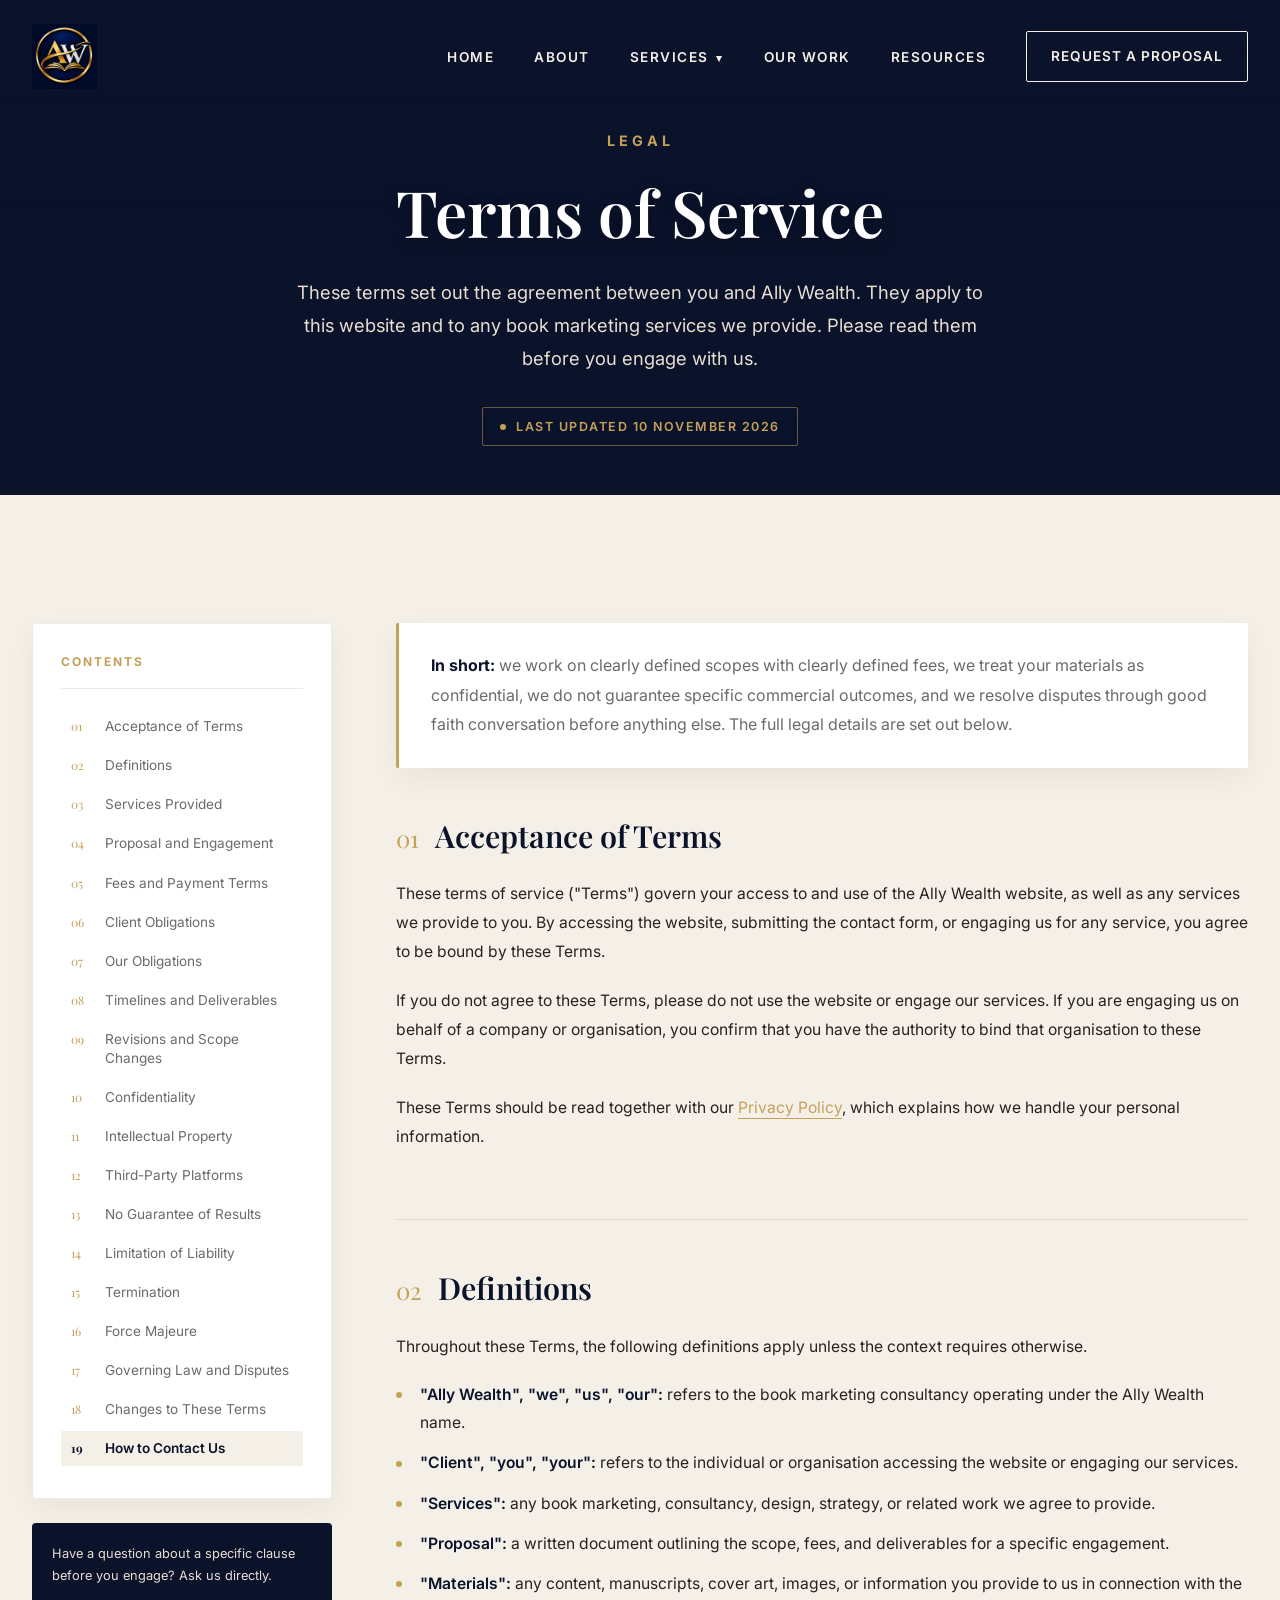
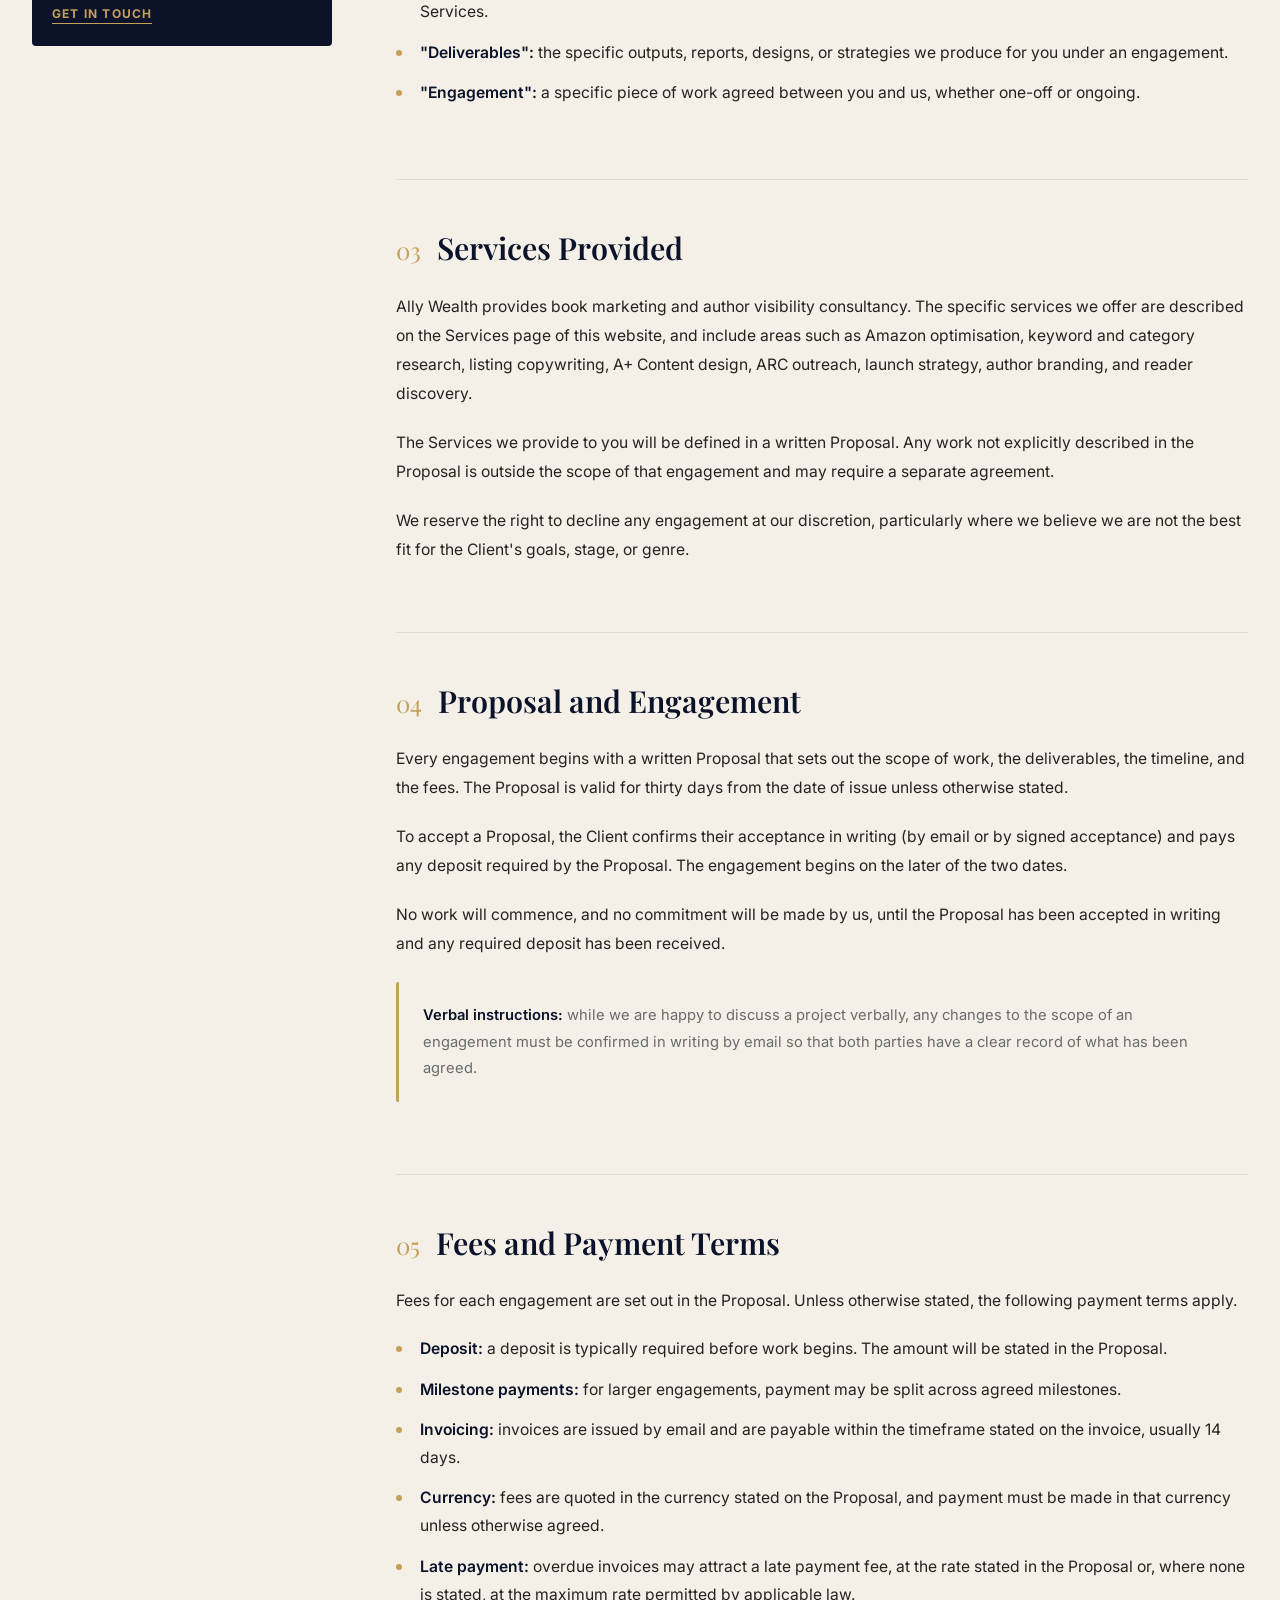
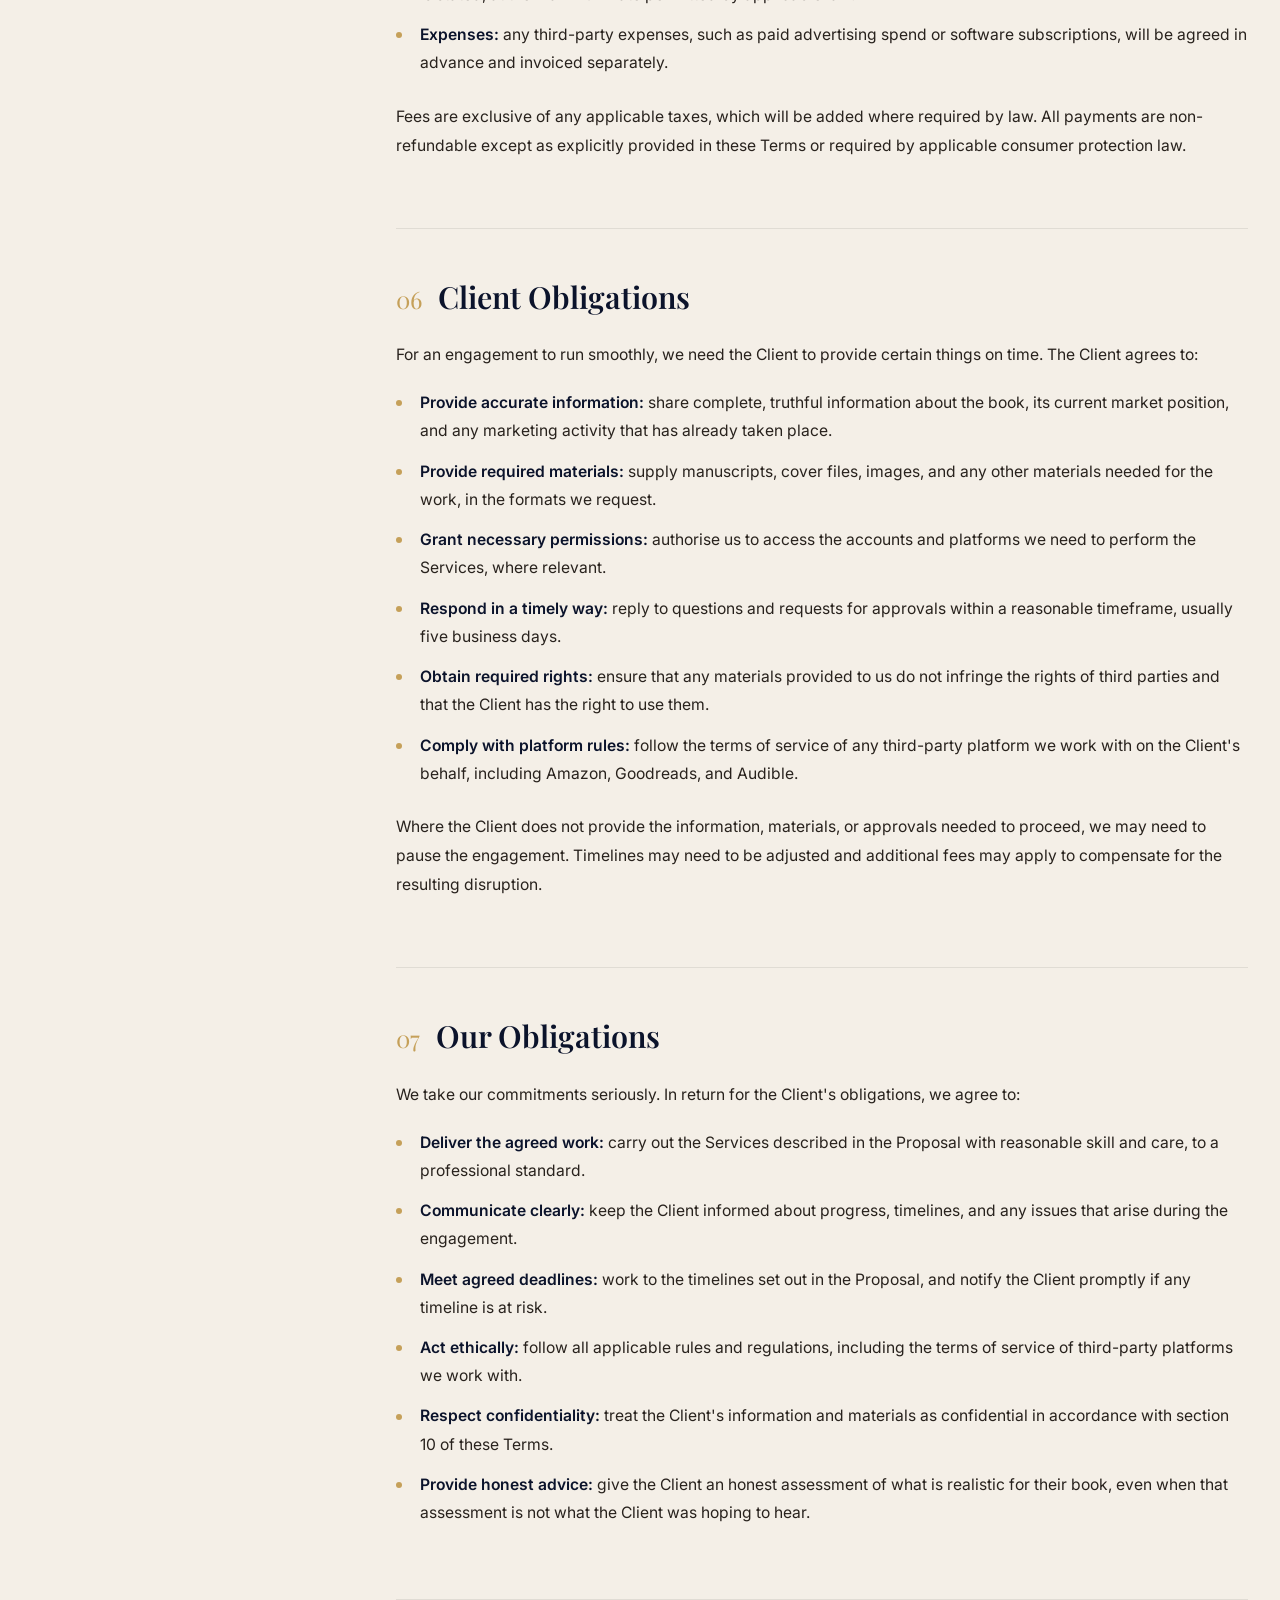
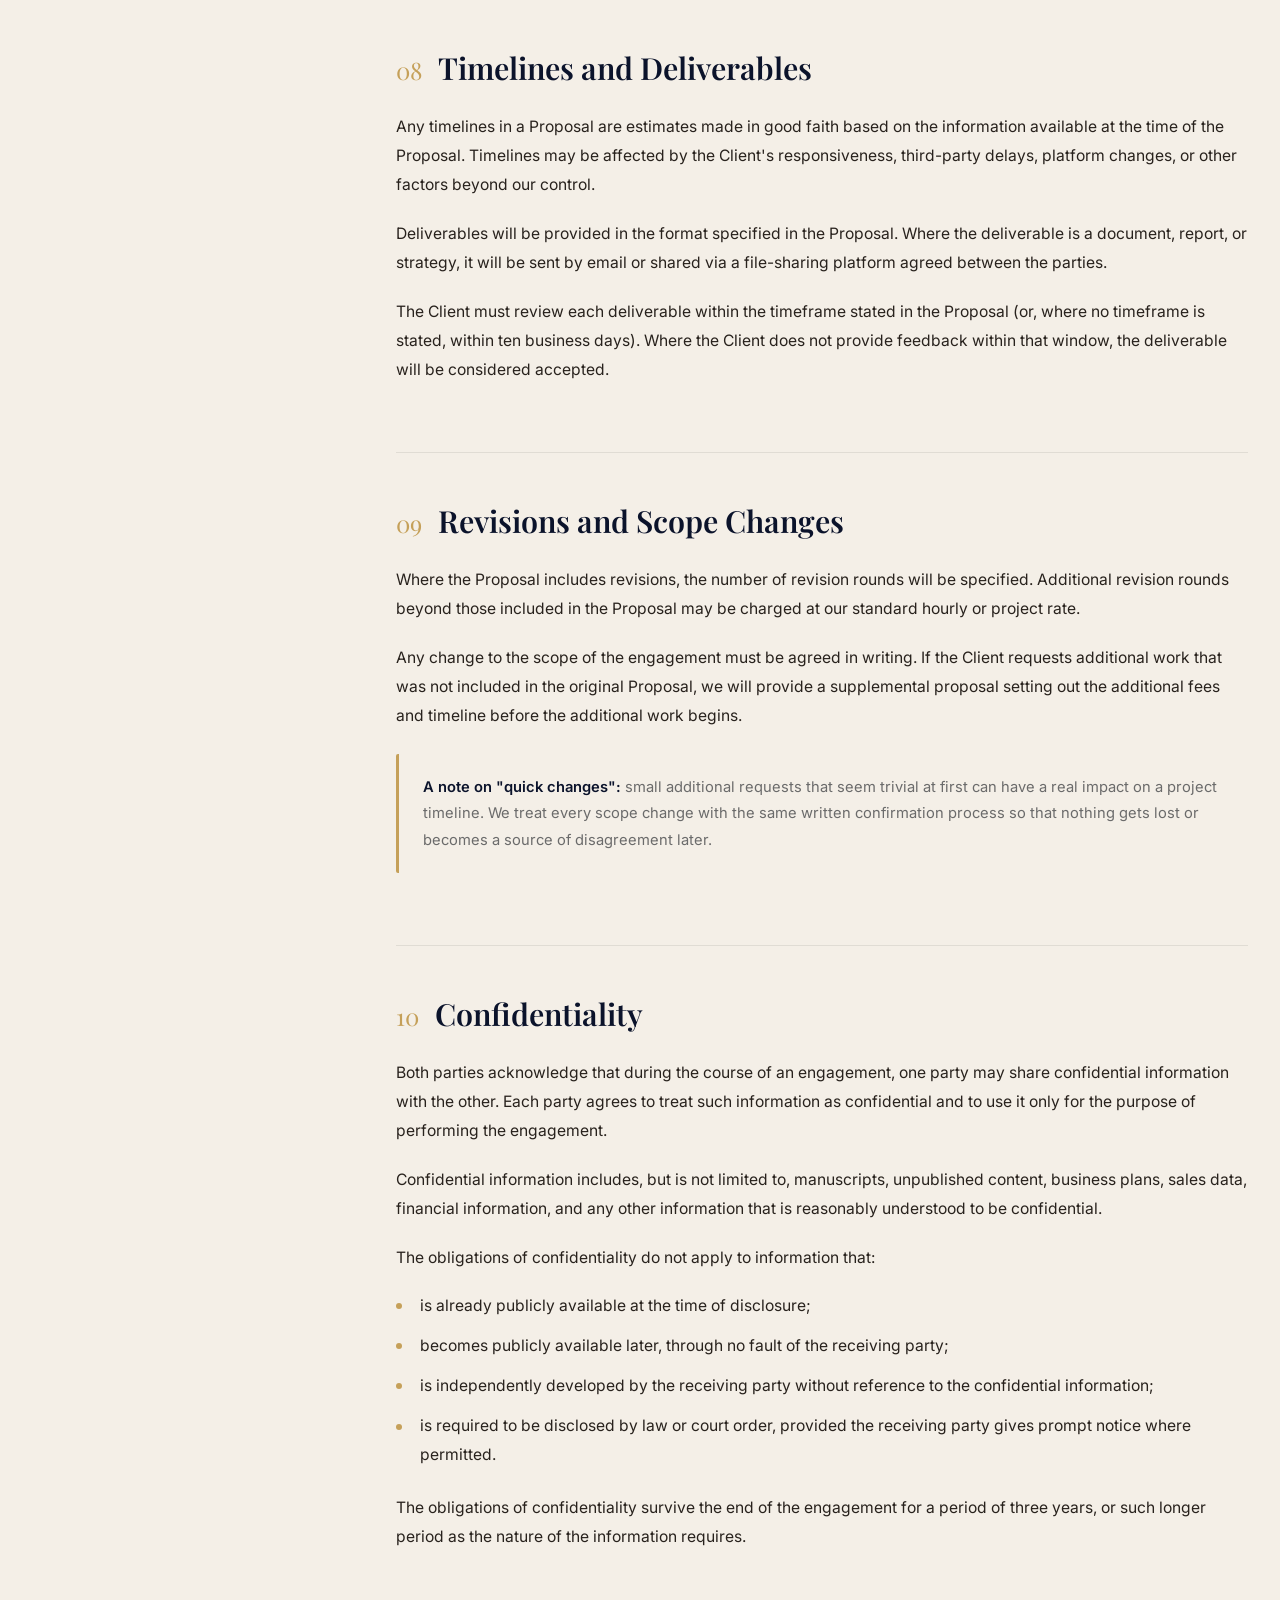
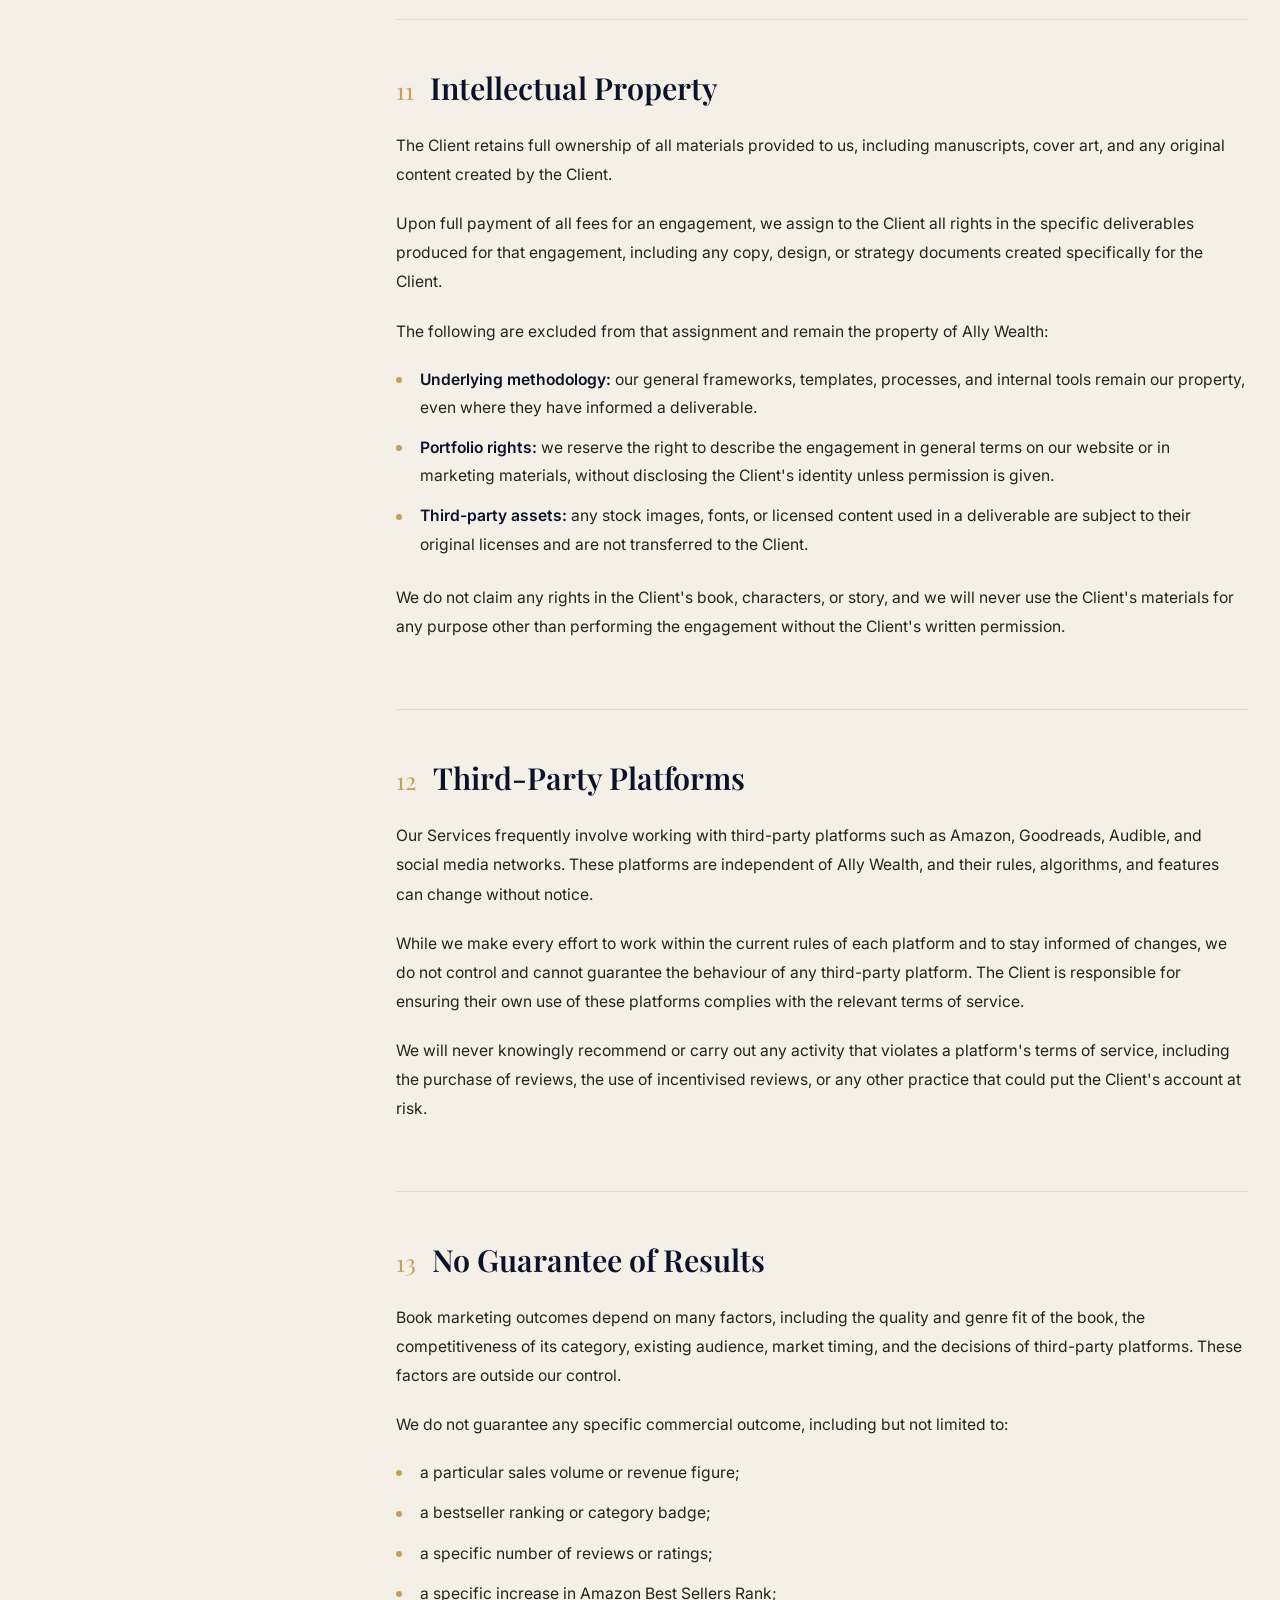
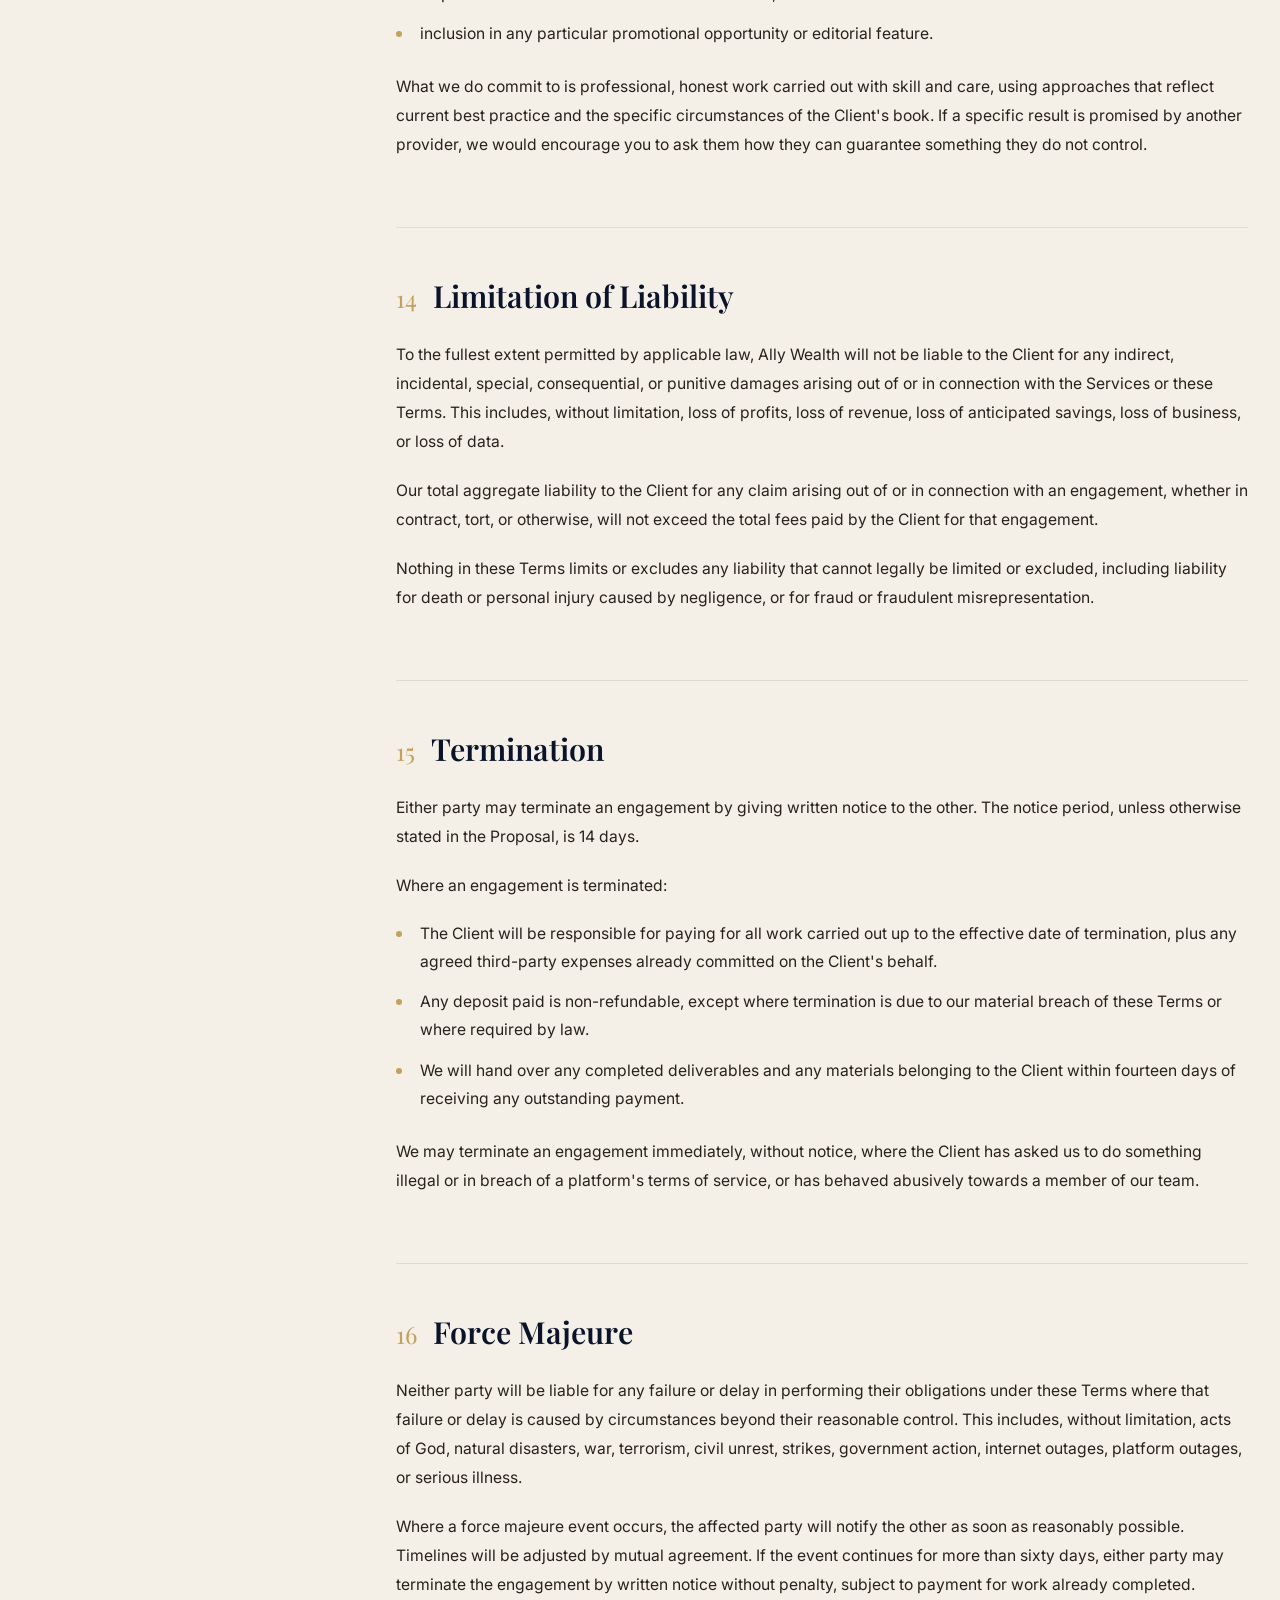
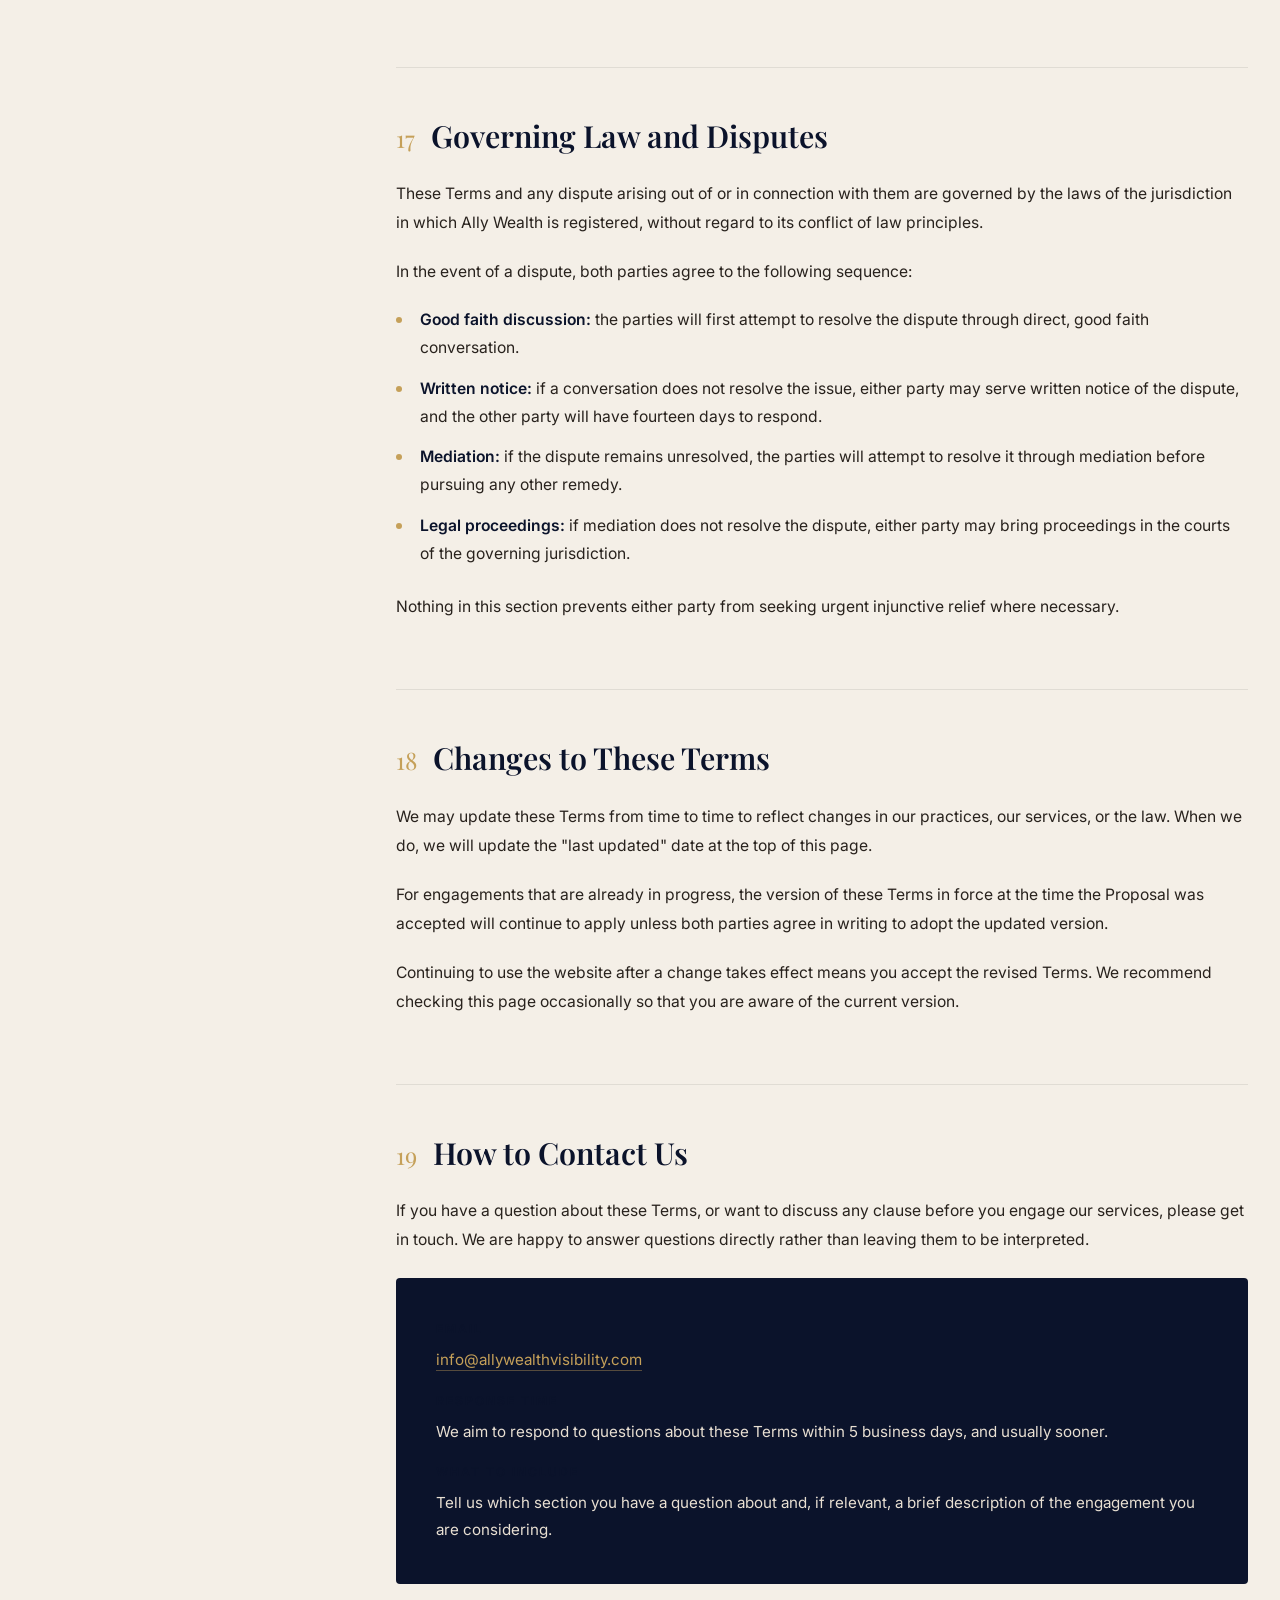
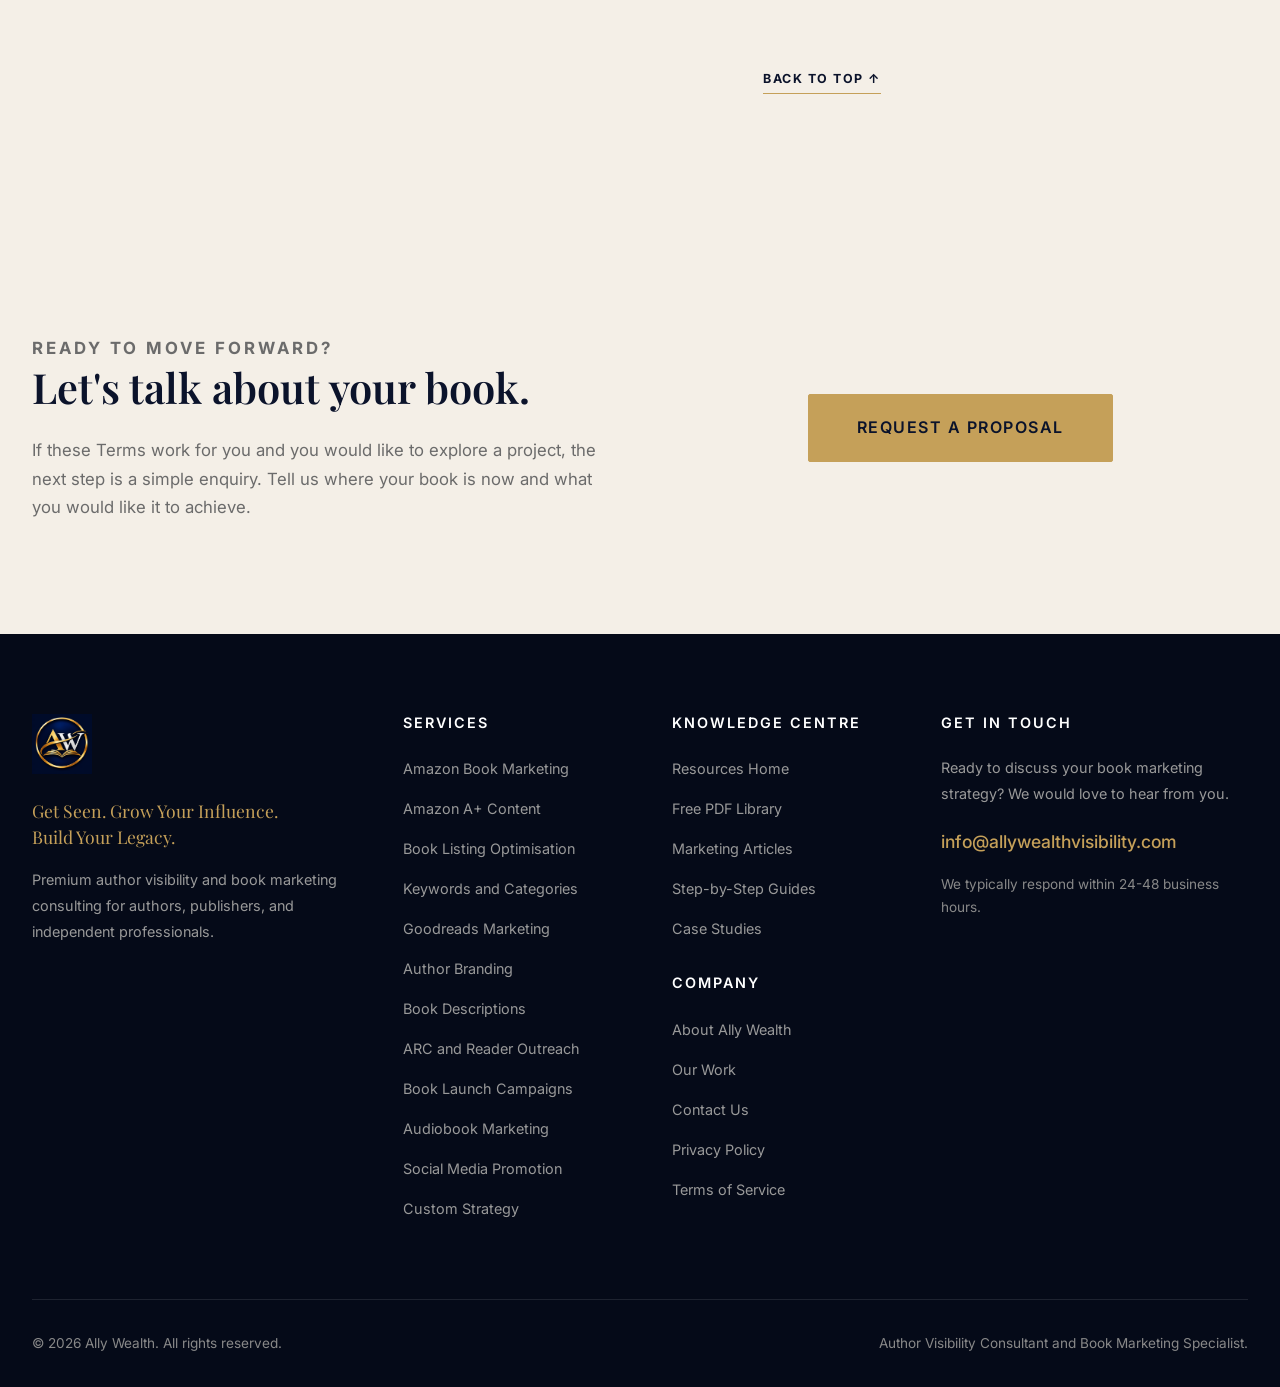
<file: terms.html>
<!DOCTYPE html>
<!-- =====================================================================
     ALLY WEALTH - PREMIUM AUTHOR VISIBILITY CONSULTANT
     MASTER TERMS OF SERVICE PAGE - ALL-IN-ONE FILE
     =====================================================================
     This file contains all HTML, CSS, and JavaScript required for the
     terms of service page. No external CSS or JS files are needed for
     this page to render perfectly.

     Contents:
     1. Terms hero with last updated badge
     2. Sticky table of contents with scroll spy
     3. Nineteen terms sections (anchored)
     4. Contact block and back to top
     5. Standard CTA and footer

     Author: Ally Wealth Development Team
     Date: 2026
     ===================================================================== -->

<html lang="en">
<head>
    <!-- =================================================================
         META TAGS AND SEO OPTIMIZATION
         ================================================================= -->
    <meta charset="UTF-8">
    <meta name="viewport" content="width=device-width, initial-scale=1.0, maximum-scale=5.0">
    <meta http-equiv="X-UA-Compatible" content="IE=edge">

    <!-- Primary Meta Tags -->
    <title>Terms of Service | Ally Wealth Book Marketing</title>
    <meta name="title" content="Terms of Service | Ally Wealth Book Marketing">
    <meta name="description" content="Read the Ally Wealth terms of service. The agreement that governs use of this website and the book marketing services we provide to authors and publishers.">
    <meta name="keywords" content="Ally Wealth terms of service, book marketing terms, author consultancy agreement, terms and conditions">
    <meta name="author" content="Ally Wealth">
    <meta name="robots" content="index, follow">

    <!-- Open Graph / Facebook -->
    <meta property="og:type" content="website">
    <meta property="og:url" content="https://allywealthvisibility.com/terms.html">
    <meta property="og:title" content="Terms of Service | Ally Wealth Book Marketing">
    <meta property="og:description" content="The agreement that governs use of this website and the services we provide.">
    <meta property="og:image" content="images/banner.jpg">

    <!-- Twitter -->
    <meta property="twitter:card" content="summary_large_image">
    <meta property="twitter:url" content="https://allywealthvisibility.com/terms.html">
    <meta property="twitter:title" content="Terms of Service | Ally Wealth Book Marketing">
    <meta property="twitter:description" content="The agreement that governs use of this website and the services we provide.">
    <meta property="twitter:image" content="images/banner.jpg">

    <!-- Favicon -->
    <link rel="icon" type="image/png" href="images/favicon.png">
    <link rel="apple-touch-icon" href="images/favicon.png">

    <!-- Google Fonts -->
    <link rel="preconnect" href="https://fonts.googleapis.com">
    <link rel="preconnect" href="https://fonts.gstatic.com" crossorigin>
    <link href="https://fonts.googleapis.com/css2?family=Inter:wght@300;400;500;600;700;800&family=Playfair+Display:ital,wght@0,400;0,600;0,700;0,800;1,400&display=swap" rel="stylesheet">

    <!-- =================================================================
         EMBEDDED CSS STYLESHEET
         ================================================================= -->
    <style>
        /* =============================================================
           1. CSS VARIABLES AND ROOT DEFINITIONS
           ============================================================= */
        :root {
            --navy: #0B132B;
            --gold: #C5A059;
            --ivory: #F4EFE7;
            --charcoal: #28221D;
            --white: #FFFFFF;
            --light-gray: #E8DFD2;
            --dark-gray: #1A1A1A;
            --muted-text: #6B6B6B;
            --border-color: rgba(0, 0, 0, 0.08);
            --gold-transparent: rgba(197, 160, 89, 0.2);
            --font-heading: 'Playfair Display', serif;
            --font-body: 'Inter', sans-serif;
            --transition-smooth: all 0.4s cubic-bezier(0.25, 0.46, 0.45, 0.94);
            --transition-fast: all 0.2s ease-in-out;
            --shadow-subtle: 0 10px 30px rgba(0, 0, 0, 0.05);
            --shadow-hover: 0 20px 40px rgba(0, 0, 0, 0.1);
            --container-width: 1280px;
            --container-padding: 2rem;
            --section-padding: 8rem 0;
        }

        /* =============================================================
           2. GLOBAL RESET AND BASE STYLES
           ============================================================= */
        * {
            margin: 0;
            padding: 0;
            box-sizing: border-box;
        }

        html {
            scroll-behavior: smooth;
            font-size: 16px;
            -webkit-text-size-adjust: 100%;
        }

        body {
            font-family: var(--font-body);
            background-color: var(--ivory);
            color: var(--charcoal);
            line-height: 1.7;
            overflow-x: hidden;
            -webkit-font-smoothing: antialiased;
            -moz-osx-font-smoothing: grayscale;
        }

        h1, h2, h3, h4, h5, h6 {
            font-family: var(--font-heading);
            font-weight: 600;
            color: var(--navy);
            line-height: 1.2;
            margin-bottom: 1rem;
        }

        h1 { font-size: clamp(2.5rem, 5vw, 4.5rem); }
        h2 { font-size: clamp(2rem, 4vw, 3rem); }
        h3 { font-size: clamp(1.3rem, 2.5vw, 1.8rem); }
        h4 { font-size: clamp(1.1rem, 2vw, 1.4rem); }

        p {
            margin-bottom: 1.5rem;
            font-size: 1.05rem;
            color: var(--charcoal);
        }

        a {
            text-decoration: none;
            color: inherit;
            transition: var(--transition-fast);
        }

        ul, ol {
            list-style: none;
            margin-bottom: 1.5rem;
        }

        img {
            max-width: 100%;
            height: auto;
            display: block;
            object-fit: cover;
        }

        button, input, select, textarea {
            font-family: inherit;
            font-size: inherit;
            outline: none;
            border: none;
            background: none;
        }

        button { cursor: pointer; }

        /* =============================================================
           3. UTILITY AND LAYOUT CLASSES
           ============================================================= */
        .container {
            max-width: var(--container-width);
            margin: 0 auto;
            padding: 0 var(--container-padding);
            width: 100%;
        }

        .section {
            padding: var(--section-padding);
            position: relative;
        }

        .section-label {
            color: var(--gold);
            font-size: 0.85rem;
            font-weight: 700;
            letter-spacing: 3px;
            text-transform: uppercase;
            margin-bottom: 1.5rem;
            display: block;
        }

        .mt-2 { margin-top: 2rem; }
        .mt-3 { margin-top: 3rem; }

        .bg-white { background-color: var(--white); }
        .bg-ivory { background-color: var(--ivory); }

        /* =============================================================
           4. BUTTONS
           ============================================================= */
        .btn-primary,
        .btn-secondary {
            display: inline-block;
            padding: 1rem 2.5rem;
            font-size: 0.9rem;
            font-weight: 600;
            text-transform: uppercase;
            letter-spacing: 1.5px;
            border-radius: 2px;
            cursor: pointer;
            transition: var(--transition-smooth);
            text-align: center;
            border: 1px solid transparent;
        }

        .btn-primary {
            background-color: var(--gold);
            color: var(--navy);
            border-color: var(--gold);
        }

        .btn-primary:hover {
            background-color: transparent;
            color: var(--gold);
        }

        .btn-secondary {
            background-color: transparent;
            color: var(--navy);
            border-color: var(--navy);
        }

        .btn-secondary:hover {
            background-color: var(--navy);
            color: var(--ivory);
        }

        .btn-large {
            padding: 1.2rem 3rem;
            font-size: 1rem;
        }

        .btn-small {
            padding: 0.6rem 1.5rem;
            font-size: 0.8rem;
        }

        /* =============================================================
           5. PRELOADER
           ============================================================= */
        #preloader {
            position: fixed;
            top: 0;
            left: 0;
            width: 100%;
            height: 100%;
            background-color: var(--navy);
            display: flex;
            justify-content: center;
            align-items: center;
            z-index: 9999;
            transition: opacity 0.6s ease;
        }

        #preloader.hidden {
            opacity: 0;
            pointer-events: none;
        }

        .loader-content { text-align: center; }

        .loader-svg {
            width: 80px;
            height: 80px;
            margin-bottom: 1rem;
        }

        .circle-anim {
            stroke-dasharray: 250;
            stroke-dashoffset: 250;
            animation: drawCircle 1.5s ease forwards infinite;
            transform-origin: center;
        }

        @keyframes drawCircle {
            0% { stroke-dashoffset: 250; transform: rotate(0deg); }
            50% { stroke-dashoffset: 0; transform: rotate(180deg); }
            100% { stroke-dashoffset: -250; transform: rotate(360deg); }
        }

        .loader-text {
            color: var(--gold);
            font-family: var(--font-heading);
            letter-spacing: 4px;
            font-size: 1.2rem;
            animation: pulseText 1.5s ease infinite;
        }

        .loader-subtext {
            color: var(--light-gray);
            font-size: 0.8rem;
            margin-top: 0.5rem;
            letter-spacing: 1px;
        }

        @keyframes pulseText {
            0%, 100% { opacity: 0.5; }
            50% { opacity: 1; }
        }

        /* =============================================================
           6. NAVIGATION
           ============================================================= */
        .navbar {
            position: fixed;
            top: 0;
            left: 0;
            width: 100%;
            padding: 1.5rem 0;
            background-color: transparent;
            z-index: 1000;
            transition: var(--transition-smooth);
        }

        .navbar.scrolled {
            background-color: rgba(244, 239, 231, 0.95);
            backdrop-filter: blur(10px);
            -webkit-backdrop-filter: blur(10px);
            padding: 1rem 0;
            box-shadow: 0 4px 20px rgba(0, 0, 0, 0.05);
        }

        .nav-container {
            max-width: var(--container-width);
            margin: 0 auto;
            padding: 0 var(--container-padding);
            display: flex;
            justify-content: space-between;
            align-items: center;
        }

        .logo-link {
            display: flex;
            align-items: center;
            z-index: 1001;
        }

        .logo-img {
            height: 65px;
            width: auto;
            transition: var(--transition-fast);
        }

        .navbar.scrolled .logo-img { height: 50px; }

        .nav-links {
            display: flex;
            align-items: center;
            gap: 2.5rem;
            margin-bottom: 0;
        }

        .nav-link {
            font-size: 0.85rem;
            font-weight: 600;
            text-transform: uppercase;
            letter-spacing: 1.5px;
            color: var(--ivory);
            position: relative;
            padding-bottom: 5px;
            transition: var(--transition-fast);
        }

        .navbar.scrolled .nav-link { color: var(--navy); }

        .nav-link::after {
            content: '';
            position: absolute;
            bottom: 0;
            left: 0;
            width: 0;
            height: 2px;
            background-color: var(--gold);
            transition: var(--transition-fast);
        }

        .nav-link:hover::after,
        .nav-link.active::after { width: 100%; }

        .nav-link:hover,
        .nav-link.active { color: var(--gold) !important; }

        .btn-primary.nav-btn {
            background-color: var(--gold);
            color: var(--navy);
            padding: 0.8rem 1.5rem;
            border: 1px solid var(--gold);
            font-weight: 600;
            text-transform: uppercase;
            letter-spacing: 1px;
            font-size: 0.85rem !important;
            border-radius: 2px;
        }

        .btn-primary.nav-btn:hover {
            background-color: transparent;
            color: var(--gold);
        }

        .navbar:not(.scrolled) .btn-primary.nav-btn {
            background-color: transparent;
            color: var(--ivory);
            border-color: var(--ivory);
        }

        .navbar:not(.scrolled) .btn-primary.nav-btn:hover {
            background-color: var(--ivory);
            color: var(--navy);
        }

        .dropdown { position: relative; }
        .arrow { font-size: 0.7rem; margin-left: 3px; display: inline-block; transition: transform 0.3s ease; }
        .dropdown:hover .arrow { transform: rotate(180deg); }

        .mega-menu {
            position: absolute;
            top: 100%;
            left: -150px;
            background-color: var(--white);
            width: 800px;
            box-shadow: var(--shadow-hover);
            border-top: 3px solid var(--gold);
            padding: 2.5rem;
            opacity: 0;
            visibility: hidden;
            transform: translateY(10px);
            transition: var(--transition-smooth);
            z-index: 100;
        }

        .dropdown:hover .mega-menu {
            opacity: 1;
            visibility: visible;
            transform: translateY(0);
        }

        .mega-menu-inner {
            display: grid;
            grid-template-columns: 1fr 1fr 1fr 1.2fr;
            gap: 2rem;
        }

        .mega-col h4 {
            font-family: var(--font-body);
            font-size: 0.9rem;
            text-transform: uppercase;
            letter-spacing: 1px;
            margin-bottom: 1.5rem;
            color: var(--navy);
            border-bottom: 1px solid var(--border-color);
            padding-bottom: 0.5rem;
        }

        .mega-col ul li { margin-bottom: 0.8rem; }
        .mega-col ul li a {
            font-size: 0.85rem;
            color: var(--muted-text);
            text-transform: none;
            letter-spacing: 0;
            display: block;
            transition: var(--transition-fast);
        }

        .mega-col ul li a:hover {
            color: var(--gold);
            padding-left: 5px;
        }

        .highlight-col {
            background-color: var(--ivory);
            padding: 1.5rem;
            border-radius: 4px;
        }

        .highlight-col p {
            font-size: 0.9rem;
            color: var(--muted-text);
            margin-bottom: 1.5rem;
            line-height: 1.5;
        }

        .mobile-menu-btn {
            display: none;
            cursor: pointer;
            flex-direction: column;
            gap: 6px;
            z-index: 1001;
            padding: 5px;
        }

        .bar {
            width: 28px;
            height: 2px;
            background-color: var(--ivory);
            transition: var(--transition-fast);
            display: block;
        }

        .navbar.scrolled .bar { background-color: var(--navy); }

        /* =============================================================
           7. INNER PAGE HERO
           ============================================================= */
        .hero-inner {
            position: relative;
            height: 55vh;
            min-height: 480px;
            display: flex;
            align-items: center;
            justify-content: center;
            text-align: center;
            background-color: var(--navy);
            overflow: hidden;
            padding-top: 80px;
        }

        .hero-overlay {
            position: absolute;
            top: 0;
            left: 0;
            width: 100%;
            height: 100%;
            background: linear-gradient(to bottom, rgba(11,19,43,0.85) 0%, rgba(11,19,43,0.6) 50%, rgba(11,19,43,0.95) 100%);
            z-index: 2;
        }

        .hero-content {
            position: relative;
            z-index: 3;
            max-width: 900px;
        }

        .hero-subtitle {
            color: var(--gold);
            font-size: 0.9rem;
            font-weight: 700;
            letter-spacing: 4px;
            margin-bottom: 1.5rem;
            text-transform: uppercase;
        }

        .hero-title {
            color: var(--white);
            font-size: clamp(2.5rem, 5vw, 4rem);
            line-height: 1.1;
            margin-bottom: 1.75rem;
            text-shadow: 0 5px 15px rgba(0,0,0,0.3);
        }

        .hero-description {
            color: var(--light-gray);
            font-size: 1.15rem;
            max-width: 700px;
            margin: 0 auto 2rem;
            line-height: 1.8;
        }

        .last-updated {
            display: inline-flex;
            align-items: center;
            gap: 0.6rem;
            font-size: 0.78rem;
            font-weight: 600;
            letter-spacing: 1.5px;
            text-transform: uppercase;
            color: var(--gold);
            border: 1px solid rgba(197, 160, 89, 0.5);
            padding: 0.5rem 1.1rem;
            border-radius: 2px;
        }

        .last-updated-dot {
            width: 6px;
            height: 6px;
            border-radius: 50%;
            background-color: var(--gold);
            display: inline-block;
        }

        /* =============================================================
           8. TERMS LAYOUT WITH STICKY SIDEBAR
           ============================================================= */
        .terms-layout {
            display: grid;
            grid-template-columns: 300px 1fr;
            gap: 4rem;
            align-items: start;
        }

        .terms-sidebar {
            position: sticky;
            top: 120px;
        }

        .terms-toc {
            background-color: var(--white);
            border-radius: 4px;
            border: 1px solid var(--border-color);
            padding: 1.75rem;
            box-shadow: var(--shadow-subtle);
        }

        .terms-toc-title {
            font-family: var(--font-body);
            font-size: 0.75rem;
            font-weight: 700;
            letter-spacing: 2px;
            text-transform: uppercase;
            color: var(--gold);
            margin-bottom: 1.25rem;
            padding-bottom: 1rem;
            border-bottom: 1px solid var(--border-color);
        }

        .terms-toc ol {
            counter-reset: toc-counter;
            margin-bottom: 0;
        }

        .terms-toc ol li {
            counter-increment: toc-counter;
            margin-bottom: 0.25rem;
        }

        .terms-toc ol li a {
            display: flex;
            align-items: flex-start;
            gap: 0.75rem;
            padding: 0.5rem 0.6rem;
            border-radius: 2px;
            font-size: 0.85rem;
            color: var(--muted-text);
            line-height: 1.4;
            transition: var(--transition-fast);
            position: relative;
        }

        .terms-toc ol li a::before {
            content: counter(toc-counter, decimal-leading-zero);
            font-family: var(--font-heading);
            font-size: 0.75rem;
            color: var(--gold);
            min-width: 22px;
            padding-top: 1px;
            flex-shrink: 0;
        }

        .terms-toc ol li a:hover {
            background-color: var(--ivory);
            color: var(--navy);
        }

        .terms-toc ol li a.active {
            background-color: var(--ivory);
            color: var(--navy);
            font-weight: 600;
        }

        .terms-toc ol li a.active::before {
            color: var(--navy);
            font-weight: 700;
        }

        .terms-sidebar-note {
            margin-top: 1.5rem;
            padding: 1.25rem;
            background-color: var(--navy);
            border-radius: 4px;
            color: var(--light-gray);
        }

        .terms-sidebar-note p {
            font-size: 0.8rem;
            line-height: 1.7;
            color: var(--light-gray);
            margin-bottom: 0.75rem;
        }

        .terms-sidebar-note a {
            font-size: 0.75rem;
            font-weight: 700;
            letter-spacing: 1.2px;
            text-transform: uppercase;
            color: var(--gold);
            border-bottom: 1px solid var(--gold);
            padding-bottom: 2px;
        }

        .terms-sidebar-note a:hover {
            color: var(--ivory);
            border-bottom-color: var(--ivory);
        }

        /* =============================================================
           9. TERMS CONTENT
           ============================================================= */
        .terms-content {
            min-width: 0;
        }

        .terms-intro {
            background-color: var(--white);
            border-left: 3px solid var(--gold);
            padding: 1.75rem 2rem;
            border-radius: 2px;
            margin-bottom: 3rem;
            box-shadow: var(--shadow-subtle);
        }

        .terms-intro p {
            font-size: 1rem;
            color: var(--muted-text);
            line-height: 1.85;
            margin-bottom: 0;
        }

        .terms-intro p strong {
            color: var(--navy);
        }

        .terms-section {
            padding-bottom: 3rem;
            margin-bottom: 3rem;
            border-bottom: 1px solid var(--border-color);
            scroll-margin-top: 120px;
        }

        .terms-section:last-of-type {
            border-bottom: none;
            margin-bottom: 2rem;
        }

        .terms-section-header {
            display: flex;
            align-items: baseline;
            gap: 1rem;
            margin-bottom: 1.5rem;
        }

        .terms-number {
            font-family: var(--font-heading);
            font-size: 1.5rem;
            color: var(--gold);
            line-height: 1;
            flex-shrink: 0;
        }

        .terms-section h2 {
            font-size: clamp(1.4rem, 2.5vw, 1.9rem);
            margin-bottom: 0;
            color: var(--navy);
            line-height: 1.3;
        }

        .terms-section h3 {
            font-size: 1.1rem;
            margin-top: 2rem;
            margin-bottom: 0.75rem;
            color: var(--navy);
        }

        .terms-section p {
            font-size: 0.98rem;
            color: var(--charcoal);
            line-height: 1.85;
            margin-bottom: 1.25rem;
        }

        .terms-section p strong {
            color: var(--navy);
            font-weight: 600;
        }

        .terms-section ul {
            margin: 1rem 0 1.5rem;
            padding-left: 0;
        }

        .terms-section ul li {
            position: relative;
            padding-left: 1.5rem;
            margin-bottom: 0.75rem;
            font-size: 0.98rem;
            color: var(--charcoal);
            line-height: 1.8;
        }

        .terms-section ul li::before {
            content: '';
            position: absolute;
            left: 0;
            top: 0.7rem;
            width: 6px;
            height: 6px;
            border-radius: 50%;
            background-color: var(--gold);
        }

        .terms-section ul li strong {
            color: var(--navy);
            font-weight: 600;
        }

        .terms-callout {
            background-color: var(--ivory);
            border-left: 3px solid var(--gold);
            padding: 1.25rem 1.5rem;
            margin: 1.5rem 0;
            border-radius: 2px;
        }

        .terms-callout p {
            font-size: 0.92rem;
            color: var(--muted-text);
            line-height: 1.8;
            margin-bottom: 0;
        }

        .terms-callout p strong {
            color: var(--navy);
        }

        .terms-contact-block {
            background-color: var(--navy);
            border-radius: 4px;
            padding: 2.5rem;
            margin-top: 1.5rem;
        }

        .terms-contact-block p {
            color: var(--light-gray);
            font-size: 0.95rem;
            line-height: 1.8;
            margin-bottom: 1rem;
        }

        .terms-contact-block p:last-child {
            margin-bottom: 0;
        }

        .terms-contact-block a {
            color: var(--gold);
            border-bottom: 1px solid rgba(197, 160, 89, 0.4);
            padding-bottom: 1px;
        }

        .terms-contact-block a:hover {
            border-bottom-color: var(--gold);
        }

        .terms-contact-block strong {
            color: var(--white);
            display: block;
            font-size: 0.75rem;
            letter-spacing: 2px;
            text-transform: uppercase;
            margin-bottom: 0.4rem;
        }

        .back-to-top-wrap {
            text-align: center;
            margin-top: 2rem;
        }

        .back-to-top {
            display: inline-flex;
            align-items: center;
            gap: 0.6rem;
            font-size: 0.78rem;
            font-weight: 700;
            letter-spacing: 1.5px;
            text-transform: uppercase;
            color: var(--navy);
            border-bottom: 1px solid var(--gold);
            padding-bottom: 4px;
            transition: var(--transition-fast);
        }

        .back-to-top:hover {
            color: var(--gold);
        }

        /* =============================================================
           10. CTA SECTION
           ============================================================= */
        .cta-section {
            background-color: var(--ivory);
            padding: 7rem 0;
        }

        .cta-container {
            display: grid;
            grid-template-columns: 1fr 1fr;
            gap: 4rem;
            align-items: center;
        }

        .cta-text h2 {
            color: var(--navy);
            font-size: 2.6rem;
            margin-bottom: 1.5rem;
        }

        .cta-text p {
            color: var(--muted-text);
            font-size: 1.05rem;
            margin-bottom: 0;
        }

        /* =============================================================
           11. FOOTER
           ============================================================= */
        .mega-footer {
            background-color: #050A18;
            color: var(--light-gray);
            padding-top: 5rem;
        }

        .footer-grid {
            display: grid;
            grid-template-columns: 1.5fr 1fr 1fr 1.5fr;
            gap: 4rem;
            padding-bottom: 4rem;
            border-bottom: 1px solid rgba(255,255,255,0.1);
        }

        .footer-logo { height: 60px; width: auto; margin-bottom: 1.5rem; }
        .footer-tagline { color: var(--gold); font-family: var(--font-heading); font-size: 1.1rem; margin-bottom: 1rem; line-height: 1.5; }
        .footer-desc { font-size: 0.9rem; color: #999; line-height: 1.8; }

        .footer-col h4 { color: var(--white); font-family: var(--font-body); font-size: 0.9rem; text-transform: uppercase; letter-spacing: 2px; margin-bottom: 1.5rem; font-weight: 600; }
        .footer-col ul { margin-bottom: 0; }
        .footer-col ul li { margin-bottom: 0.8rem; }
        .footer-col ul li a { font-size: 0.9rem; color: #999; }
        .footer-col ul li a:hover { color: var(--gold); padding-left: 5px; }

        .footer-email { display: inline-block; color: var(--gold); font-size: 1.1rem; font-weight: 500; margin-bottom: 1rem; }
        .footer-email:hover { text-decoration: underline; }
        .footer-response { font-size: 0.85rem; color: #888; margin-bottom: 2rem; }
        .footer-contact-text { font-size: 0.9rem; color: #999; line-height: 1.8; margin-bottom: 1.25rem; }

        .footer-bottom { padding: 2rem 0; display: flex; justify-content: space-between; align-items: center; font-size: 0.85rem; color: #888; }
        .footer-bottom p { margin-bottom: 0; color: #888; font-size: 0.85rem; }

        /* =============================================================
           12. ANIMATIONS (SCROLL REVEAL)
           ============================================================= */
        .fade-in-up { opacity: 0; transform: translateY(40px); transition: opacity 0.8s ease, transform 0.8s ease; }
        .fade-in-up.visible { opacity: 1; transform: translateY(0); }
        .fade-in-left { opacity: 0; transform: translateX(-40px); transition: opacity 0.8s ease, transform 0.8s ease; }
        .fade-in-left.visible { opacity: 1; transform: translateX(0); }
        .fade-in-right { opacity: 0; transform: translateX(40px); transition: opacity 0.8s ease, transform 0.8s ease; }
        .fade-in-right.visible { opacity: 1; transform: translateX(0); }
        .delay-1 { transition-delay: 0.1s; }
        .delay-2 { transition-delay: 0.2s; }
        .delay-3 { transition-delay: 0.3s; }

        /* =============================================================
           13. RESPONSIVE DESIGN
           ============================================================= */
        @media (max-width: 1200px) {
            .container { padding: 0 1.5rem; }
            .mega-menu { width: 600px; left: -100px; }
            .mega-menu-inner { grid-template-columns: 1fr 1fr; }
            .cta-container { gap: 3rem; }
            .footer-grid { grid-template-columns: 1fr 1fr; gap: 3rem; }
            .terms-layout { grid-template-columns: 260px 1fr; gap: 3rem; }
        }

        @media (max-width: 1024px) {
            .section { padding: 6rem 0; }
            .cta-container { grid-template-columns: 1fr; }
            .hero-title { font-size: 3rem; }
            .terms-layout { grid-template-columns: 1fr; gap: 2.5rem; }
            .terms-sidebar { position: static; }
        }

        @media (max-width: 768px) {
            .mobile-menu-btn { display: flex; }
            .nav-links {
                position: fixed; top: 0; right: -100%; width: 85%; height: 100vh;
                background-color: var(--navy); flex-direction: column;
                justify-content: flex-start; padding: 8rem 2rem 2rem;
                transition: var(--transition-smooth); box-shadow: -10px 0 30px rgba(0,0,0,0.5);
                z-index: 999; overflow-y: auto; gap: 1.5rem;
            }
            .nav-links.active { right: 0; }
            .nav-link { color: var(--white) !important; font-size: 1.1rem; margin: 0; display: block; width: 100%; }
            .nav-link::after { display: none; }
            .mega-menu { position: static; background-color: transparent; box-shadow: none; border-top: none; opacity: 1; visibility: visible; transform: none; width: 100%; padding: 0; display: none; }
            .dropdown.active .mega-menu { display: block; }
            .mega-menu-inner { grid-template-columns: 1fr; gap: 1.5rem; }
            .mega-col h4 { color: var(--gold); border-bottom: 1px solid rgba(255,255,255,0.1); margin-bottom: 1rem; }
            .mega-col ul li a { color: var(--light-gray); padding: 0.3rem 0; }
            .highlight-col { display: none; }
            .mobile-menu-btn.active .bar:nth-child(1) { transform: translateY(8px) rotate(45deg); background-color: var(--white) !important; }
            .mobile-menu-btn.active .bar:nth-child(2) { opacity: 0; }
            .mobile-menu-btn.active .bar:nth-child(3) { transform: translateY(-8px) rotate(-45deg); background-color: var(--white) !important; }
            .btn-primary.nav-btn { width: 100%; text-align: center; margin-top: 1rem; }
            .hero-inner { min-height: 46vh; height: auto; }
            .hero-title { font-size: 2.4rem; }
            .hero-description { font-size: 1rem; }
            .section-header h2 { font-size: 2rem; }
            .section-intro { font-size: 1rem; }
            .footer-grid { grid-template-columns: 1fr; gap: 2rem; }
            .footer-bottom { flex-direction: column; text-align: center; gap: 1rem; }
            .terms-toc { padding: 1.5rem; }
            .terms-intro { padding: 1.5rem; }
            .terms-contact-block { padding: 2rem; }
            .cta-text h2 { font-size: 2.1rem; }
        }

        @media (max-width: 480px) {
            .container { padding: 0 1rem; }
            .section { padding: 4rem 0; }
            .hero-title { font-size: 1.95rem; }
            .btn-primary, .btn-secondary { padding: 0.8rem 1.5rem; font-size: 0.85rem; }
            .terms-section-header { gap: 0.75rem; }
            .terms-number { font-size: 1.2rem; }
            .terms-section h2 { font-size: 1.3rem; }
        }
    </style>
</head>
<body>

    <!-- =================================================================
         PRELOADER
         ================================================================= -->
    <div id="preloader">
        <div class="loader-content">
            <svg class="loader-svg" viewBox="0 0 100 100">
                <circle cx="50" cy="50" r="40" stroke="#C5A059" stroke-width="2" fill="none" class="circle-anim"></circle>
            </svg>
            <h2 class="loader-text">ALLY WEALTH</h2>
            <p class="loader-subtext">Loading terms of service...</p>
        </div>
    </div>

    <!-- =================================================================
         GLOBAL NAVIGATION
         ================================================================= -->
    <nav class="navbar" id="navbar">
        <div class="nav-container">

            <a href="index.html" class="logo-link" aria-label="Ally Wealth Home">
                <img src="images/favicon.png" alt="Ally Wealth Logo" class="logo-img">
            </a>

            <div class="mobile-menu-btn" id="mobile-menu-btn" aria-label="Toggle Menu" role="button" tabindex="0">
                <span class="bar"></span>
                <span class="bar"></span>
                <span class="bar"></span>
            </div>

            <ul class="nav-links" id="nav-links">
                <li><a href="index.html" class="nav-link">Home</a></li>
                <li><a href="about.html" class="nav-link">About</a></li>

                <li class="dropdown mega-dropdown">
                    <a href="services.html" class="nav-link">Services <span class="arrow">&#9662;</span></a>
                    <div class="mega-menu">
                        <div class="mega-menu-inner">
                            <div class="mega-col">
                                <h4>Amazon Optimization</h4>
                                <ul>
                                    <li><a href="services.html#amazon">Amazon Book Marketing</a></li>
                                    <li><a href="services.html#aplus">Amazon A+ Content</a></li>
                                    <li><a href="services.html#listing">Book Listing Optimisation</a></li>
                                    <li><a href="services.html#keywords">Keywords and Categories</a></li>
                                </ul>
                            </div>
                            <div class="mega-col">
                                <h4>Reader Engagement</h4>
                                <ul>
                                    <li><a href="services.html#goodreads">Goodreads Marketing</a></li>
                                    <li><a href="services.html#arc">ARC and Reader Outreach</a></li>
                                    <li><a href="services.html#social">Social Media Promotion</a></li>
                                    <li><a href="services.html#audiobook">Audiobook Marketing</a></li>
                                </ul>
                            </div>
                            <div class="mega-col">
                                <h4>Author and Launch</h4>
                                <ul>
                                    <li><a href="services.html#branding">Author Branding</a></li>
                                    <li><a href="services.html#descriptions">Book Descriptions</a></li>
                                    <li><a href="services.html#launch">Book Launch Campaigns</a></li>
                                    <li><a href="services.html#custom">Custom Book Strategy</a></li>
                                </ul>
                            </div>
                            <div class="mega-col highlight-col">
                                <h4>Need Guidance?</h4>
                                <p>Not sure which service fits your book? Let's discuss your goals.</p>
                                <a href="contact.html" class="btn-primary btn-small">Get a Proposal</a>
                            </div>
                        </div>
                    </div>
                </li>

                <li><a href="work.html" class="nav-link">Our Work</a></li>
                <li><a href="resources.html" class="nav-link">Resources</a></li>
                <li><a href="contact.html" class="btn-primary nav-btn">Request a Proposal</a></li>
            </ul>
        </div>
    </nav>

    <!-- =================================================================
         INNER PAGE HERO
         ================================================================= -->
    <header class="hero-inner">
        <div class="hero-overlay"></div>
        <div class="container hero-content">
            <p class="hero-subtitle fade-in-up">LEGAL</p>
            <h1 class="hero-title fade-in-up delay-1">
                Terms of Service
            </h1>
            <p class="hero-description fade-in-up delay-2">
                These terms set out the agreement between you and Ally Wealth. They apply to this website and to any book marketing services we provide. Please read them before you engage with us.
            </p>
            <span class="last-updated fade-in-up delay-3">
                <span class="last-updated-dot"></span>
                Last updated 10 November 2026
            </span>
        </div>
    </header>

    <!-- =================================================================
         TERMS SECTION
         ================================================================= -->
    <section class="section bg-ivory" id="terms">
        <div class="container">

            <div class="terms-layout">

                <!-- =====================================================
                     STICKY TABLE OF CONTENTS
                     ===================================================== -->
                <aside class="terms-sidebar">
                    <nav class="terms-toc" aria-label="Terms of service contents">
                        <p class="terms-toc-title">Contents</p>
                        <ol>
                            <li><a href="#acceptance">Acceptance of Terms</a></li>
                            <li><a href="#definitions">Definitions</a></li>
                            <li><a href="#services">Services Provided</a></li>
                            <li><a href="#proposal">Proposal and Engagement</a></li>
                            <li><a href="#fees">Fees and Payment Terms</a></li>
                            <li><a href="#client-obligations">Client Obligations</a></li>
                            <li><a href="#our-obligations">Our Obligations</a></li>
                            <li><a href="#timelines">Timelines and Deliverables</a></li>
                            <li><a href="#revisions">Revisions and Scope Changes</a></li>
                            <li><a href="#confidentiality">Confidentiality</a></li>
                            <li><a href="#intellectual-property">Intellectual Property</a></li>
                            <li><a href="#platforms">Third-Party Platforms</a></li>
                            <li><a href="#no-guarantee">No Guarantee of Results</a></li>
                            <li><a href="#liability">Limitation of Liability</a></li>
                            <li><a href="#termination">Termination</a></li>
                            <li><a href="#force-majeure">Force Majeure</a></li>
                            <li><a href="#law">Governing Law and Disputes</a></li>
                            <li><a href="#changes">Changes to These Terms</a></li>
                            <li><a href="#contact">How to Contact Us</a></li>
                        </ol>
                    </nav>

                    <div class="terms-sidebar-note">
                        <p>Have a question about a specific clause before you engage? Ask us directly.</p>
                        <a href="mailto:info@allywealthvisibility.com">Get in Touch</a>
                    </div>
                </aside>

                <!-- =====================================================
                     TERMS CONTENT
                     ===================================================== -->
                <div class="terms-content">

                    <div class="terms-intro fade-in-up">
                        <p>
                            <strong>In short:</strong> we work on clearly defined scopes with clearly defined fees, we treat your materials as confidential, we do not guarantee specific commercial outcomes, and we resolve disputes through good faith conversation before anything else. The full legal details are set out below.
                        </p>
                    </div>

                    <!-- ===============================================
                         01. ACCEPTANCE OF TERMS
                         =============================================== -->
                    <article class="terms-section fade-in-up" id="acceptance">
                        <div class="terms-section-header">
                            <span class="terms-number">01</span>
                            <h2>Acceptance of Terms</h2>
                        </div>
                        <p>
                            These terms of service ("Terms") govern your access to and use of the Ally Wealth website, as well as any services we provide to you. By accessing the website, submitting the contact form, or engaging us for any service, you agree to be bound by these Terms.
                        </p>
                        <p>
                            If you do not agree to these Terms, please do not use the website or engage our services. If you are engaging us on behalf of a company or organisation, you confirm that you have the authority to bind that organisation to these Terms.
                        </p>
                        <p>
                            These Terms should be read together with our <a href="privacy.html" style="color: var(--gold); border-bottom: 1px solid var(--gold); padding-bottom: 1px;">Privacy Policy</a>, which explains how we handle your personal information.
                        </p>
                    </article>

                    <!-- ===============================================
                         02. DEFINITIONS
                         =============================================== -->
                    <article class="terms-section fade-in-up" id="definitions">
                        <div class="terms-section-header">
                            <span class="terms-number">02</span>
                            <h2>Definitions</h2>
                        </div>
                        <p>
                            Throughout these Terms, the following definitions apply unless the context requires otherwise.
                        </p>
                        <ul>
                            <li><strong>"Ally Wealth", "we", "us", "our":</strong> refers to the book marketing consultancy operating under the Ally Wealth name.</li>
                            <li><strong>"Client", "you", "your":</strong> refers to the individual or organisation accessing the website or engaging our services.</li>
                            <li><strong>"Services":</strong> any book marketing, consultancy, design, strategy, or related work we agree to provide.</li>
                            <li><strong>"Proposal":</strong> a written document outlining the scope, fees, and deliverables for a specific engagement.</li>
                            <li><strong>"Materials":</strong> any content, manuscripts, cover art, images, or information you provide to us in connection with the Services.</li>
                            <li><strong>"Deliverables":</strong> the specific outputs, reports, designs, or strategies we produce for you under an engagement.</li>
                            <li><strong>"Engagement":</strong> a specific piece of work agreed between you and us, whether one-off or ongoing.</li>
                        </ul>
                    </article>

                    <!-- ===============================================
                         03. SERVICES PROVIDED
                         =============================================== -->
                    <article class="terms-section fade-in-up" id="services">
                        <div class="terms-section-header">
                            <span class="terms-number">03</span>
                            <h2>Services Provided</h2>
                        </div>
                        <p>
                            Ally Wealth provides book marketing and author visibility consultancy. The specific services we offer are described on the Services page of this website, and include areas such as Amazon optimisation, keyword and category research, listing copywriting, A+ Content design, ARC outreach, launch strategy, author branding, and reader discovery.
                        </p>
                        <p>
                            The Services we provide to you will be defined in a written Proposal. Any work not explicitly described in the Proposal is outside the scope of that engagement and may require a separate agreement.
                        </p>
                        <p>
                            We reserve the right to decline any engagement at our discretion, particularly where we believe we are not the best fit for the Client's goals, stage, or genre.
                        </p>
                    </article>

                    <!-- ===============================================
                         04. PROPOSAL AND ENGAGEMENT
                         =============================================== -->
                    <article class="terms-section fade-in-up" id="proposal">
                        <div class="terms-section-header">
                            <span class="terms-number">04</span>
                            <h2>Proposal and Engagement</h2>
                        </div>
                        <p>
                            Every engagement begins with a written Proposal that sets out the scope of work, the deliverables, the timeline, and the fees. The Proposal is valid for thirty days from the date of issue unless otherwise stated.
                        </p>
                        <p>
                            To accept a Proposal, the Client confirms their acceptance in writing (by email or by signed acceptance) and pays any deposit required by the Proposal. The engagement begins on the later of the two dates.
                        </p>
                        <p>
                            No work will commence, and no commitment will be made by us, until the Proposal has been accepted in writing and any required deposit has been received.
                        </p>
                        <div class="terms-callout">
                            <p>
                                <strong>Verbal instructions:</strong> while we are happy to discuss a project verbally, any changes to the scope of an engagement must be confirmed in writing by email so that both parties have a clear record of what has been agreed.
                            </p>
                        </div>
                    </article>

                    <!-- ===============================================
                         05. FEES AND PAYMENT TERMS
                         =============================================== -->
                    <article class="terms-section fade-in-up" id="fees">
                        <div class="terms-section-header">
                            <span class="terms-number">05</span>
                            <h2>Fees and Payment Terms</h2>
                        </div>
                        <p>
                            Fees for each engagement are set out in the Proposal. Unless otherwise stated, the following payment terms apply.
                        </p>
                        <ul>
                            <li><strong>Deposit:</strong> a deposit is typically required before work begins. The amount will be stated in the Proposal.</li>
                            <li><strong>Milestone payments:</strong> for larger engagements, payment may be split across agreed milestones.</li>
                            <li><strong>Invoicing:</strong> invoices are issued by email and are payable within the timeframe stated on the invoice, usually 14 days.</li>
                            <li><strong>Currency:</strong> fees are quoted in the currency stated on the Proposal, and payment must be made in that currency unless otherwise agreed.</li>
                            <li><strong>Late payment:</strong> overdue invoices may attract a late payment fee, at the rate stated in the Proposal or, where none is stated, at the maximum rate permitted by applicable law.</li>
                            <li><strong>Expenses:</strong> any third-party expenses, such as paid advertising spend or software subscriptions, will be agreed in advance and invoiced separately.</li>
                        </ul>
                        <p>
                            Fees are exclusive of any applicable taxes, which will be added where required by law. All payments are non-refundable except as explicitly provided in these Terms or required by applicable consumer protection law.
                        </p>
                    </article>

                    <!-- ===============================================
                         06. CLIENT OBLIGATIONS
                         =============================================== -->
                    <article class="terms-section fade-in-up" id="client-obligations">
                        <div class="terms-section-header">
                            <span class="terms-number">06</span>
                            <h2>Client Obligations</h2>
                        </div>
                        <p>
                            For an engagement to run smoothly, we need the Client to provide certain things on time. The Client agrees to:
                        </p>
                        <ul>
                            <li><strong>Provide accurate information:</strong> share complete, truthful information about the book, its current market position, and any marketing activity that has already taken place.</li>
                            <li><strong>Provide required materials:</strong> supply manuscripts, cover files, images, and any other materials needed for the work, in the formats we request.</li>
                            <li><strong>Grant necessary permissions:</strong> authorise us to access the accounts and platforms we need to perform the Services, where relevant.</li>
                            <li><strong>Respond in a timely way:</strong> reply to questions and requests for approvals within a reasonable timeframe, usually five business days.</li>
                            <li><strong>Obtain required rights:</strong> ensure that any materials provided to us do not infringe the rights of third parties and that the Client has the right to use them.</li>
                            <li><strong>Comply with platform rules:</strong> follow the terms of service of any third-party platform we work with on the Client's behalf, including Amazon, Goodreads, and Audible.</li>
                        </ul>
                        <p>
                            Where the Client does not provide the information, materials, or approvals needed to proceed, we may need to pause the engagement. Timelines may need to be adjusted and additional fees may apply to compensate for the resulting disruption.
                        </p>
                    </article>

                    <!-- ===============================================
                         07. OUR OBLIGATIONS
                         =============================================== -->
                    <article class="terms-section fade-in-up" id="our-obligations">
                        <div class="terms-section-header">
                            <span class="terms-number">07</span>
                            <h2>Our Obligations</h2>
                        </div>
                        <p>
                            We take our commitments seriously. In return for the Client's obligations, we agree to:
                        </p>
                        <ul>
                            <li><strong>Deliver the agreed work:</strong> carry out the Services described in the Proposal with reasonable skill and care, to a professional standard.</li>
                            <li><strong>Communicate clearly:</strong> keep the Client informed about progress, timelines, and any issues that arise during the engagement.</li>
                            <li><strong>Meet agreed deadlines:</strong> work to the timelines set out in the Proposal, and notify the Client promptly if any timeline is at risk.</li>
                            <li><strong>Act ethically:</strong> follow all applicable rules and regulations, including the terms of service of third-party platforms we work with.</li>
                            <li><strong>Respect confidentiality:</strong> treat the Client's information and materials as confidential in accordance with section 10 of these Terms.</li>
                            <li><strong>Provide honest advice:</strong> give the Client an honest assessment of what is realistic for their book, even when that assessment is not what the Client was hoping to hear.</li>
                        </ul>
                    </article>

                    <!-- ===============================================
                         08. TIMELINES AND DELIVERABLES
                         =============================================== -->
                    <article class="terms-section fade-in-up" id="timelines">
                        <div class="terms-section-header">
                            <span class="terms-number">08</span>
                            <h2>Timelines and Deliverables</h2>
                        </div>
                        <p>
                            Any timelines in a Proposal are estimates made in good faith based on the information available at the time of the Proposal. Timelines may be affected by the Client's responsiveness, third-party delays, platform changes, or other factors beyond our control.
                        </p>
                        <p>
                            Deliverables will be provided in the format specified in the Proposal. Where the deliverable is a document, report, or strategy, it will be sent by email or shared via a file-sharing platform agreed between the parties.
                        </p>
                        <p>
                            The Client must review each deliverable within the timeframe stated in the Proposal (or, where no timeframe is stated, within ten business days). Where the Client does not provide feedback within that window, the deliverable will be considered accepted.
                        </p>
                    </article>

                    <!-- ===============================================
                         09. REVISIONS AND SCOPE CHANGES
                         =============================================== -->
                    <article class="terms-section fade-in-up" id="revisions">
                        <div class="terms-section-header">
                            <span class="terms-number">09</span>
                            <h2>Revisions and Scope Changes</h2>
                        </div>
                        <p>
                            Where the Proposal includes revisions, the number of revision rounds will be specified. Additional revision rounds beyond those included in the Proposal may be charged at our standard hourly or project rate.
                        </p>
                        <p>
                            Any change to the scope of the engagement must be agreed in writing. If the Client requests additional work that was not included in the original Proposal, we will provide a supplemental proposal setting out the additional fees and timeline before the additional work begins.
                        </p>
                        <div class="terms-callout">
                            <p>
                                <strong>A note on "quick changes":</strong> small additional requests that seem trivial at first can have a real impact on a project timeline. We treat every scope change with the same written confirmation process so that nothing gets lost or becomes a source of disagreement later.
                            </p>
                        </div>
                    </article>

                    <!-- ===============================================
                         10. CONFIDENTIALITY
                         =============================================== -->
                    <article class="terms-section fade-in-up" id="confidentiality">
                        <div class="terms-section-header">
                            <span class="terms-number">10</span>
                            <h2>Confidentiality</h2>
                        </div>
                        <p>
                            Both parties acknowledge that during the course of an engagement, one party may share confidential information with the other. Each party agrees to treat such information as confidential and to use it only for the purpose of performing the engagement.
                        </p>
                        <p>
                            Confidential information includes, but is not limited to, manuscripts, unpublished content, business plans, sales data, financial information, and any other information that is reasonably understood to be confidential.
                        </p>
                        <p>
                            The obligations of confidentiality do not apply to information that:
                        </p>
                        <ul>
                            <li>is already publicly available at the time of disclosure;</li>
                            <li>becomes publicly available later, through no fault of the receiving party;</li>
                            <li>is independently developed by the receiving party without reference to the confidential information;</li>
                            <li>is required to be disclosed by law or court order, provided the receiving party gives prompt notice where permitted.</li>
                        </ul>
                        <p>
                            The obligations of confidentiality survive the end of the engagement for a period of three years, or such longer period as the nature of the information requires.
                        </p>
                    </article>

                    <!-- ===============================================
                         11. INTELLECTUAL PROPERTY
                         =============================================== -->
                    <article class="terms-section fade-in-up" id="intellectual-property">
                        <div class="terms-section-header">
                            <span class="terms-number">11</span>
                            <h2>Intellectual Property</h2>
                        </div>
                        <p>
                            The Client retains full ownership of all materials provided to us, including manuscripts, cover art, and any original content created by the Client.
                        </p>
                        <p>
                            Upon full payment of all fees for an engagement, we assign to the Client all rights in the specific deliverables produced for that engagement, including any copy, design, or strategy documents created specifically for the Client.
                        </p>
                        <p>
                            The following are excluded from that assignment and remain the property of Ally Wealth:
                        </p>
                        <ul>
                            <li><strong>Underlying methodology:</strong> our general frameworks, templates, processes, and internal tools remain our property, even where they have informed a deliverable.</li>
                            <li><strong>Portfolio rights:</strong> we reserve the right to describe the engagement in general terms on our website or in marketing materials, without disclosing the Client's identity unless permission is given.</li>
                            <li><strong>Third-party assets:</strong> any stock images, fonts, or licensed content used in a deliverable are subject to their original licenses and are not transferred to the Client.</li>
                        </ul>
                        <p>
                            We do not claim any rights in the Client's book, characters, or story, and we will never use the Client's materials for any purpose other than performing the engagement without the Client's written permission.
                        </p>
                    </article>

                    <!-- ===============================================
                         12. THIRD-PARTY PLATFORMS
                         =============================================== -->
                    <article class="terms-section fade-in-up" id="platforms">
                        <div class="terms-section-header">
                            <span class="terms-number">12</span>
                            <h2>Third-Party Platforms</h2>
                        </div>
                        <p>
                            Our Services frequently involve working with third-party platforms such as Amazon, Goodreads, Audible, and social media networks. These platforms are independent of Ally Wealth, and their rules, algorithms, and features can change without notice.
                        </p>
                        <p>
                            While we make every effort to work within the current rules of each platform and to stay informed of changes, we do not control and cannot guarantee the behaviour of any third-party platform. The Client is responsible for ensuring their own use of these platforms complies with the relevant terms of service.
                        </p>
                        <p>
                            We will never knowingly recommend or carry out any activity that violates a platform's terms of service, including the purchase of reviews, the use of incentivised reviews, or any other practice that could put the Client's account at risk.
                        </p>
                    </article>

                    <!-- ===============================================
                         13. NO GUARANTEE OF RESULTS
                         =============================================== -->
                    <article class="terms-section fade-in-up" id="no-guarantee">
                        <div class="terms-section-header">
                            <span class="terms-number">13</span>
                            <h2>No Guarantee of Results</h2>
                        </div>
                        <p>
                            Book marketing outcomes depend on many factors, including the quality and genre fit of the book, the competitiveness of its category, existing audience, market timing, and the decisions of third-party platforms. These factors are outside our control.
                        </p>
                        <p>
                            We do not guarantee any specific commercial outcome, including but not limited to:
                        </p>
                        <ul>
                            <li>a particular sales volume or revenue figure;</li>
                            <li>a bestseller ranking or category badge;</li>
                            <li>a specific number of reviews or ratings;</li>
                            <li>a specific increase in Amazon Best Sellers Rank;</li>
                            <li>inclusion in any particular promotional opportunity or editorial feature.</li>
                        </ul>
                        <p>
                            What we do commit to is professional, honest work carried out with skill and care, using approaches that reflect current best practice and the specific circumstances of the Client's book. If a specific result is promised by another provider, we would encourage you to ask them how they can guarantee something they do not control.
                        </p>
                    </article>

                    <!-- ===============================================
                         14. LIMITATION OF LIABILITY
                         =============================================== -->
                    <article class="terms-section fade-in-up" id="liability">
                        <div class="terms-section-header">
                            <span class="terms-number">14</span>
                            <h2>Limitation of Liability</h2>
                        </div>
                        <p>
                            To the fullest extent permitted by applicable law, Ally Wealth will not be liable to the Client for any indirect, incidental, special, consequential, or punitive damages arising out of or in connection with the Services or these Terms. This includes, without limitation, loss of profits, loss of revenue, loss of anticipated savings, loss of business, or loss of data.
                        </p>
                        <p>
                            Our total aggregate liability to the Client for any claim arising out of or in connection with an engagement, whether in contract, tort, or otherwise, will not exceed the total fees paid by the Client for that engagement.
                        </p>
                        <p>
                            Nothing in these Terms limits or excludes any liability that cannot legally be limited or excluded, including liability for death or personal injury caused by negligence, or for fraud or fraudulent misrepresentation.
                        </p>
                    </article>

                    <!-- ===============================================
                         15. TERMINATION
                         =============================================== -->
                    <article class="terms-section fade-in-up" id="termination">
                        <div class="terms-section-header">
                            <span class="terms-number">15</span>
                            <h2>Termination</h2>
                        </div>
                        <p>
                            Either party may terminate an engagement by giving written notice to the other. The notice period, unless otherwise stated in the Proposal, is 14 days.
                        </p>
                        <p>
                            Where an engagement is terminated:
                        </p>
                        <ul>
                            <li>The Client will be responsible for paying for all work carried out up to the effective date of termination, plus any agreed third-party expenses already committed on the Client's behalf.</li>
                            <li>Any deposit paid is non-refundable, except where termination is due to our material breach of these Terms or where required by law.</li>
                            <li>We will hand over any completed deliverables and any materials belonging to the Client within fourteen days of receiving any outstanding payment.</li>
                        </ul>
                        <p>
                            We may terminate an engagement immediately, without notice, where the Client has asked us to do something illegal or in breach of a platform's terms of service, or has behaved abusively towards a member of our team.
                        </p>
                    </article>

                    <!-- ===============================================
                         16. FORCE MAJEURE
                         =============================================== -->
                    <article class="terms-section fade-in-up" id="force-majeure">
                        <div class="terms-section-header">
                            <span class="terms-number">16</span>
                            <h2>Force Majeure</h2>
                        </div>
                        <p>
                            Neither party will be liable for any failure or delay in performing their obligations under these Terms where that failure or delay is caused by circumstances beyond their reasonable control. This includes, without limitation, acts of God, natural disasters, war, terrorism, civil unrest, strikes, government action, internet outages, platform outages, or serious illness.
                        </p>
                        <p>
                            Where a force majeure event occurs, the affected party will notify the other as soon as reasonably possible. Timelines will be adjusted by mutual agreement. If the event continues for more than sixty days, either party may terminate the engagement by written notice without penalty, subject to payment for work already completed.
                        </p>
                    </article>

                    <!-- ===============================================
                         17. GOVERNING LAW AND DISPUTES
                         =============================================== -->
                    <article class="terms-section fade-in-up" id="law">
                        <div class="terms-section-header">
                            <span class="terms-number">17</span>
                            <h2>Governing Law and Disputes</h2>
                        </div>
                        <p>
                            These Terms and any dispute arising out of or in connection with them are governed by the laws of the jurisdiction in which Ally Wealth is registered, without regard to its conflict of law principles.
                        </p>
                        <p>
                            In the event of a dispute, both parties agree to the following sequence:
                        </p>
                        <ul>
                            <li><strong>Good faith discussion:</strong> the parties will first attempt to resolve the dispute through direct, good faith conversation.</li>
                            <li><strong>Written notice:</strong> if a conversation does not resolve the issue, either party may serve written notice of the dispute, and the other party will have fourteen days to respond.</li>
                            <li><strong>Mediation:</strong> if the dispute remains unresolved, the parties will attempt to resolve it through mediation before pursuing any other remedy.</li>
                            <li><strong>Legal proceedings:</strong> if mediation does not resolve the dispute, either party may bring proceedings in the courts of the governing jurisdiction.</li>
                        </ul>
                        <p>
                            Nothing in this section prevents either party from seeking urgent injunctive relief where necessary.
                        </p>
                    </article>

                    <!-- ===============================================
                         18. CHANGES TO THESE TERMS
                         =============================================== -->
                    <article class="terms-section fade-in-up" id="changes">
                        <div class="terms-section-header">
                            <span class="terms-number">18</span>
                            <h2>Changes to These Terms</h2>
                        </div>
                        <p>
                            We may update these Terms from time to time to reflect changes in our practices, our services, or the law. When we do, we will update the "last updated" date at the top of this page.
                        </p>
                        <p>
                            For engagements that are already in progress, the version of these Terms in force at the time the Proposal was accepted will continue to apply unless both parties agree in writing to adopt the updated version.
                        </p>
                        <p>
                            Continuing to use the website after a change takes effect means you accept the revised Terms. We recommend checking this page occasionally so that you are aware of the current version.
                        </p>
                    </article>

                    <!-- ===============================================
                         19. HOW TO CONTACT US
                         =============================================== -->
                    <article class="terms-section fade-in-up" id="contact">
                        <div class="terms-section-header">
                            <span class="terms-number">19</span>
                            <h2>How to Contact Us</h2>
                        </div>
                        <p>
                            If you have a question about these Terms, or want to discuss any clause before you engage our services, please get in touch. We are happy to answer questions directly rather than leaving them to be interpreted.
                        </p>

                        <div class="terms-contact-block">
                            <p>
                                <strong>Email</strong>
                                <a href="mailto:info@allywealthvisibility.com">info@allywealthvisibility.com</a>
                            </p>
                            <p>
                                <strong>Response time</strong>
                                We aim to respond to questions about these Terms within 5 business days, and usually sooner.
                            </p>
                            <p>
                                <strong>What to include</strong>
                                Tell us which section you have a question about and, if relevant, a brief description of the engagement you are considering.
                            </p>
                        </div>
                    </article>

                    <div class="back-to-top-wrap">
                        <a href="#terms" class="back-to-top">Back to top &uarr;</a>
                    </div>

                </div>
            </div>
        </div>
    </section>

    <!-- =================================================================
         CTA SECTION
         ================================================================= -->
    <section class="section cta-section">
        <div class="container cta-container">
            <div class="cta-text fade-in-left">
                <p class="section-label">READY TO MOVE FORWARD?</p>
                <h2>Let's talk about your book.</h2>
                <p>If these Terms work for you and you would like to explore a project, the next step is a simple enquiry. Tell us where your book is now and what you would like it to achieve.</p>
            </div>
            <div class="fade-in-right" style="text-align: center;">
                <a href="contact.html" class="btn-primary btn-large">Request a Proposal</a>
            </div>
        </div>
    </section>

    <!-- =================================================================
         MASSIVE FOOTER
         ================================================================= -->
    <footer class="mega-footer">
        <div class="container">
            <div class="footer-grid">
                <div class="footer-col brand-col">
                    <img src="images/favicon.png" alt="Ally Wealth Logo" class="footer-logo">
                    <p class="footer-tagline">Get Seen. Grow Your Influence.<br>Build Your Legacy.</p>
                    <p class="footer-desc">Premium author visibility and book marketing consulting for authors, publishers, and independent professionals.</p>
                </div>

                <div class="footer-col">
                    <h4>Services</h4>
                    <ul>
                        <li><a href="services.html#amazon">Amazon Book Marketing</a></li>
                        <li><a href="services.html#aplus">Amazon A+ Content</a></li>
                        <li><a href="services.html#listing">Book Listing Optimisation</a></li>
                        <li><a href="services.html#keywords">Keywords and Categories</a></li>
                        <li><a href="services.html#goodreads">Goodreads Marketing</a></li>
                        <li><a href="services.html#branding">Author Branding</a></li>
                        <li><a href="services.html#descriptions">Book Descriptions</a></li>
                        <li><a href="services.html#arc">ARC and Reader Outreach</a></li>
                        <li><a href="services.html#launch">Book Launch Campaigns</a></li>
                        <li><a href="services.html#audiobook">Audiobook Marketing</a></li>
                        <li><a href="services.html#social">Social Media Promotion</a></li>
                        <li><a href="services.html#custom">Custom Strategy</a></li>
                    </ul>
                </div>

                <div class="footer-col">
                    <h4>Knowledge Centre</h4>
                    <ul>
                        <li><a href="resources.html">Resources Home</a></li>
                        <li><a href="resources.html#pdf-library">Free PDF Library</a></li>
                        <li><a href="resources.html#articles">Marketing Articles</a></li>
                        <li><a href="resources.html#guides">Step-by-Step Guides</a></li>
                        <li><a href="work.html">Case Studies</a></li>
                    </ul>

                    <h4 class="mt-2">Company</h4>
                    <ul>
                        <li><a href="about.html">About Ally Wealth</a></li>
                        <li><a href="work.html">Our Work</a></li>
                        <li><a href="contact.html">Contact Us</a></li>
                        <li><a href="privacy.html">Privacy Policy</a></li>
                        <li><a href="terms.html">Terms of Service</a></li>
                    </ul>
                </div>

                <div class="footer-col contact-col">
                    <h4>Get in Touch</h4>
                    <p class="footer-contact-text">Ready to discuss your book marketing strategy? We would love to hear from you.</p>
                    <a href="mailto:info@allywealthvisibility.com" class="footer-email">info@allywealthvisibility.com</a>
                    <p class="footer-response">We typically respond within 24-48 business hours.</p>
                </div>
            </div>

            <div class="footer-bottom">
                <p>&copy; 2026 Ally Wealth. All rights reserved.</p>
                <p>Author Visibility Consultant and Book Marketing Specialist.</p>
            </div>
        </div>
    </footer>

    <!-- =================================================================
         EMBEDDED JAVASCRIPT
         ================================================================= -->
    <script>
        document.addEventListener('DOMContentLoaded', () => {

            /* =========================================================
               1. PRELOADER
               ========================================================= */
            const preloader = document.getElementById('preloader');
            if (preloader) {
                window.addEventListener('load', () => {
                    setTimeout(() => {
                        preloader.classList.add('hidden');
                        setTimeout(() => { preloader.style.display = 'none'; }, 600);
                    }, 800);
                });
            }

            /* =========================================================
               2. MOBILE NAVIGATION AND DROPDOWNS
               ========================================================= */
            const mobileMenuBtn = document.getElementById('mobile-menu-btn');
            const navLinks = document.getElementById('nav-links');
            const dropdowns = document.querySelectorAll('.dropdown');

            if (mobileMenuBtn && navLinks) {
                mobileMenuBtn.addEventListener('click', () => {
                    navLinks.classList.toggle('active');
                    mobileMenuBtn.classList.toggle('active');
                    document.body.style.overflow = navLinks.classList.contains('active') ? 'hidden' : '';
                });

                navLinks.querySelectorAll('a').forEach(link => {
                    link.addEventListener('click', () => {
                        if (window.innerWidth <= 768 && !link.parentElement.classList.contains('dropdown')) {
                            navLinks.classList.remove('active');
                            mobileMenuBtn.classList.remove('active');
                            document.body.style.overflow = '';
                        }
                    });
                });

                dropdowns.forEach(dropdown => {
                    const link = dropdown.querySelector('.nav-link');
                    if (!link) return;
                    link.addEventListener('click', (e) => {
                        if (window.innerWidth <= 768) {
                            e.preventDefault();
                            dropdown.classList.toggle('active');
                        }
                    });
                });
            }

            /* =========================================================
               3. STICKY NAVBAR
               ========================================================= */
            const navbar = document.getElementById('navbar');
            if (navbar) {
                const handleScroll = () => {
                    if (window.scrollY > 50) {
                        navbar.classList.add('scrolled');
                    } else {
                        navbar.classList.remove('scrolled');
                    }
                };
                window.addEventListener('scroll', handleScroll);
                handleScroll();
            }

            /* =========================================================
               4. SCROLL REVEAL ANIMATIONS
               ========================================================= */
            const observerOptions = {
                threshold: 0.1,
                rootMargin: '0px 0px -50px 0px'
            };

            const revealObserver = new IntersectionObserver((entries) => {
                entries.forEach(entry => {
                    if (entry.isIntersecting) {
                        entry.target.classList.add('visible');
                        revealObserver.unobserve(entry.target);
                    }
                });
            }, observerOptions);

            document.querySelectorAll('.fade-in-up, .fade-in-left, .fade-in-right').forEach(el => revealObserver.observe(el));

            /* =========================================================
               5. SCROLL SPY FOR THE TABLE OF CONTENTS
               ========================================================= */
            const tocLinks = document.querySelectorAll('.terms-toc ol li a');
            const sections = document.querySelectorAll('.terms-section');

            if (tocLinks.length && sections.length) {
                const linkMap = {};
                tocLinks.forEach(link => {
                    const href = link.getAttribute('href');
                    if (href && href.startsWith('#')) {
                        linkMap[href.slice(1)] = link;
                    }
                });

                const setActive = (id) => {
                    tocLinks.forEach(link => link.classList.remove('active'));
                    if (linkMap[id]) {
                        linkMap[id].classList.add('active');
                    }
                };

                const spyOptions = {
                    rootMargin: '-110px 0px -65% 0px',
                    threshold: 0
                };

                const spyObserver = new IntersectionObserver((entries) => {
                    entries.forEach(entry => {
                        if (entry.isIntersecting) {
                            setActive(entry.target.id);
                        }
                    });
                }, spyOptions);

                sections.forEach(section => spyObserver.observe(section));

                /* Fallback: mark the first link active on load */
                setActive('acceptance');
            }

        });
    </script>
</body>
</html>
</file>
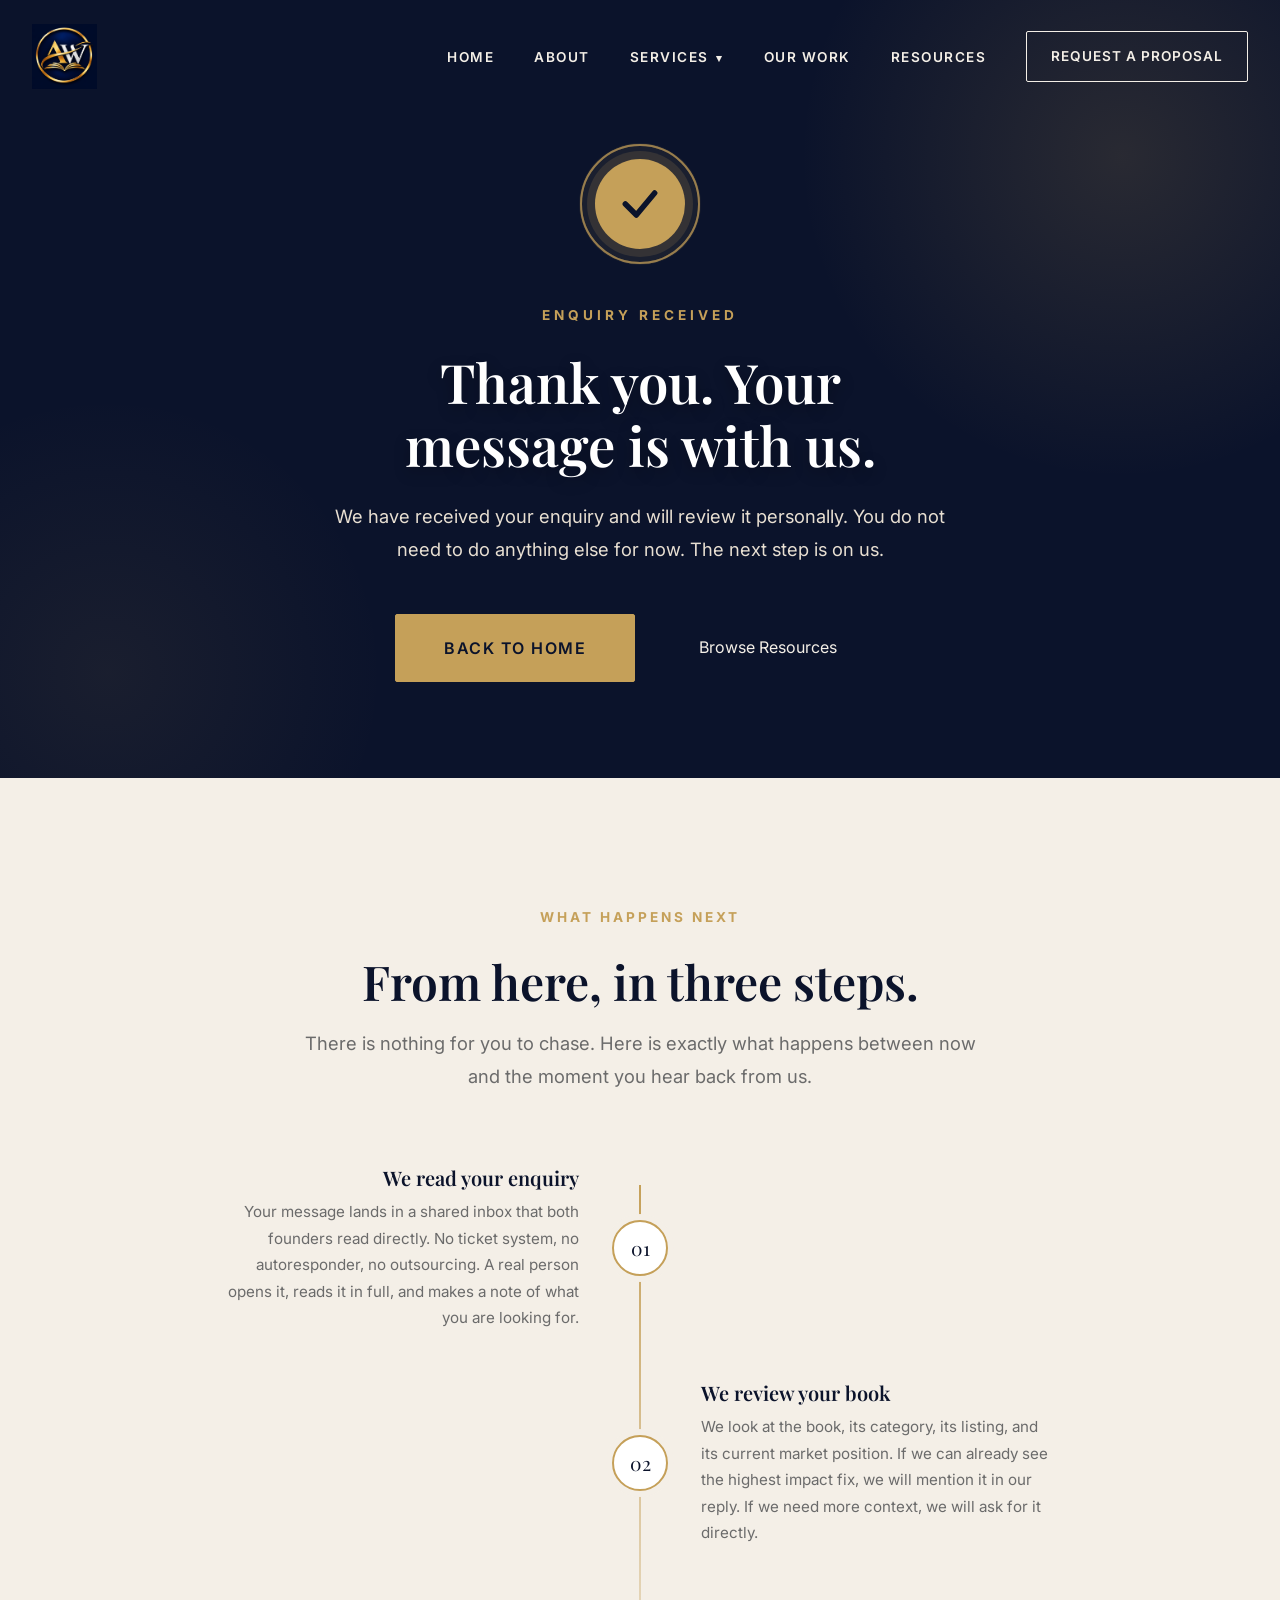
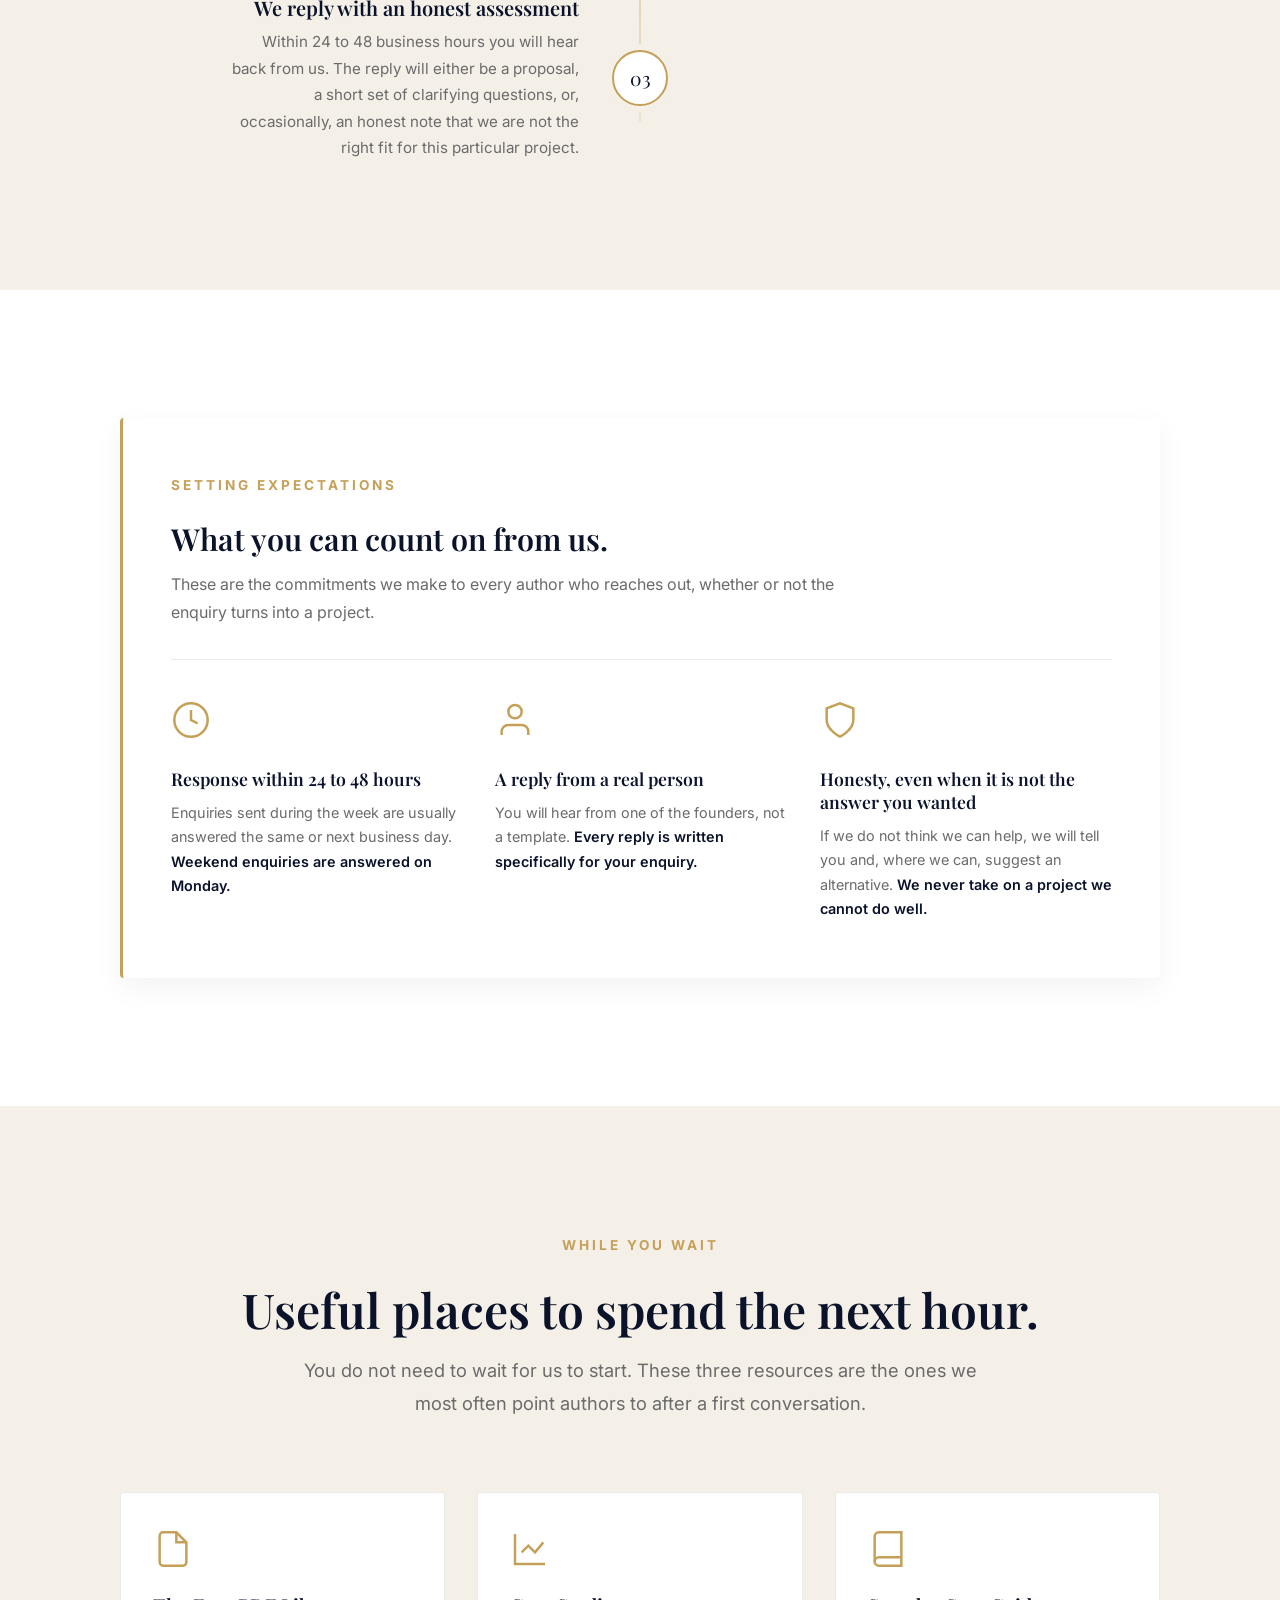
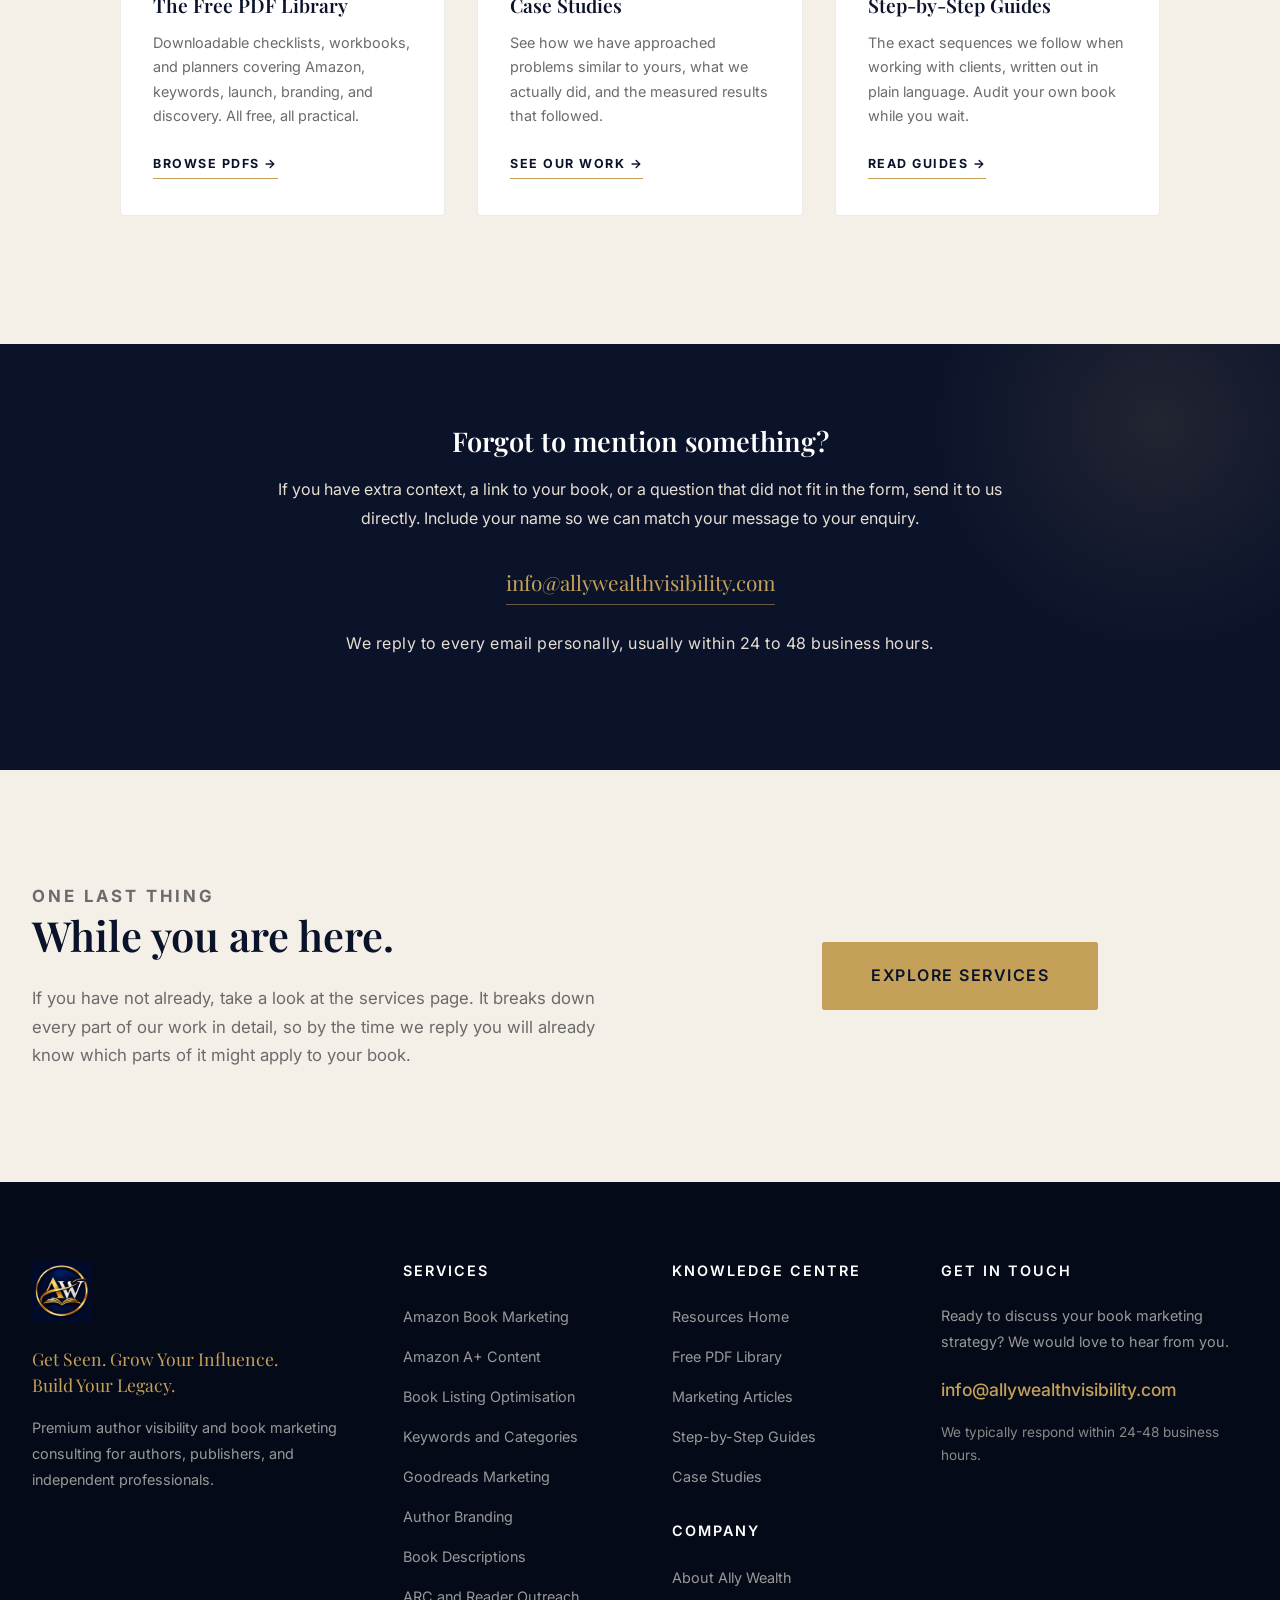
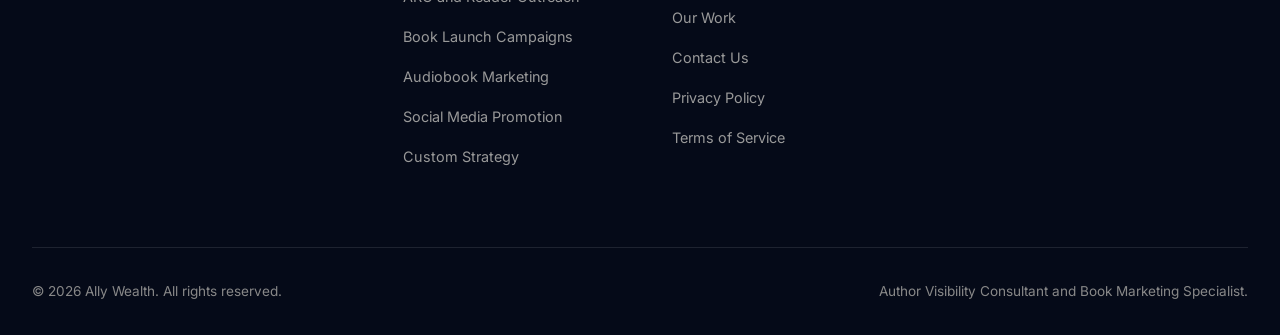
<file: thank-you.html>
<!DOCTYPE html>
<!-- =====================================================================
     ALLY WEALTH - PREMIUM AUTHOR VISIBILITY CONSULTANT
     MASTER THANK YOU PAGE - ALL-IN-ONE FILE
     =====================================================================
     This file contains all HTML, CSS, and JavaScript required for the
     thank you page. No external CSS or JS files are needed for this
     page to render perfectly.

     Use this page as the redirect target after a successful contact
     form submission. It confirms receipt, sets expectations, and
     directs the visitor to useful resources while they wait.

     Contents:
     1. Thank you hero with animated checkmark
     2. What happens next timeline
     3. Response expectations panel
     4. While you wait resource shortcuts
     5. Standard CTA and footer

     Author: Ally Wealth Development Team
     Date: 2026
     ===================================================================== -->

<html lang="en">
<head>
    <!-- =================================================================
         META TAGS AND SEO OPTIMIZATION
         ================================================================= -->
    <meta charset="UTF-8">
    <meta name="viewport" content="width=device-width, initial-scale=1.0, maximum-scale=5.0">
    <meta http-equiv="X-UA-Compatible" content="IE=edge">

    <!-- Primary Meta Tags -->
    <title>Thank You | Ally Wealth Book Marketing</title>
    <meta name="title" content="Thank You | Ally Wealth Book Marketing">
    <meta name="description" content="Thank you for contacting Ally Wealth. Your enquiry has been received and we will respond within 24 to 48 business hours.">
    <meta name="author" content="Ally Wealth">
    <meta name="robots" content="noindex, follow">

    <!-- Favicon -->
    <link rel="icon" type="image/png" href="images/favicon.png">
    <link rel="apple-touch-icon" href="images/favicon.png">

    <!-- Google Fonts -->
    <link rel="preconnect" href="https://fonts.googleapis.com">
    <link rel="preconnect" href="https://fonts.gstatic.com" crossorigin>
    <link href="https://fonts.googleapis.com/css2?family=Inter:wght@300;400;500;600;700;800&family=Playfair+Display:ital,wght@0,400;0,600;0,700;0,800;1,400&display=swap" rel="stylesheet">

    <!-- =================================================================
         EMBEDDED CSS STYLESHEET
         ================================================================= -->
    <style>
        /* =============================================================
           1. CSS VARIABLES AND ROOT DEFINITIONS
           ============================================================= */
        :root {
            --navy: #0B132B;
            --gold: #C5A059;
            --ivory: #F4EFE7;
            --charcoal: #28221D;
            --white: #FFFFFF;
            --light-gray: #E8DFD2;
            --dark-gray: #1A1A1A;
            --muted-text: #6B6B6B;
            --border-color: rgba(0, 0, 0, 0.08);
            --gold-transparent: rgba(197, 160, 89, 0.2);
            --font-heading: 'Playfair Display', serif;
            --font-body: 'Inter', sans-serif;
            --transition-smooth: all 0.4s cubic-bezier(0.25, 0.46, 0.45, 0.94);
            --transition-fast: all 0.2s ease-in-out;
            --shadow-subtle: 0 10px 30px rgba(0, 0, 0, 0.05);
            --shadow-hover: 0 20px 40px rgba(0, 0, 0, 0.1);
            --container-width: 1280px;
            --container-padding: 2rem;
            --section-padding: 8rem 0;
        }

        /* =============================================================
           2. GLOBAL RESET AND BASE STYLES
           ============================================================= */
        * {
            margin: 0;
            padding: 0;
            box-sizing: border-box;
        }

        html {
            scroll-behavior: smooth;
            font-size: 16px;
            -webkit-text-size-adjust: 100%;
        }

        body {
            font-family: var(--font-body);
            background-color: var(--ivory);
            color: var(--charcoal);
            line-height: 1.7;
            overflow-x: hidden;
            -webkit-font-smoothing: antialiased;
            -moz-osx-font-smoothing: grayscale;
        }

        h1, h2, h3, h4, h5, h6 {
            font-family: var(--font-heading);
            font-weight: 600;
            color: var(--navy);
            line-height: 1.2;
            margin-bottom: 1rem;
        }

        h1 { font-size: clamp(2.5rem, 5vw, 4.5rem); }
        h2 { font-size: clamp(2rem, 4vw, 3rem); }
        h3 { font-size: clamp(1.3rem, 2.5vw, 1.8rem); }
        h4 { font-size: clamp(1.1rem, 2vw, 1.4rem); }

        p {
            margin-bottom: 1.5rem;
            font-size: 1.05rem;
            color: var(--charcoal);
        }

        a {
            text-decoration: none;
            color: inherit;
            transition: var(--transition-fast);
        }

        ul, ol {
            list-style: none;
            margin-bottom: 1.5rem;
        }

        img {
            max-width: 100%;
            height: auto;
            display: block;
            object-fit: cover;
        }

        button, input, select, textarea {
            font-family: inherit;
            font-size: inherit;
            outline: none;
            border: none;
            background: none;
        }

        button { cursor: pointer; }

        /* =============================================================
           3. UTILITY AND LAYOUT CLASSES
           ============================================================= */
        .container {
            max-width: var(--container-width);
            margin: 0 auto;
            padding: 0 var(--container-padding);
            width: 100%;
        }

        .section {
            padding: var(--section-padding);
            position: relative;
        }

        .section-header {
            text-align: center;
            max-width: 800px;
            margin: 0 auto 4.5rem;
        }

        .section-label {
            color: var(--gold);
            font-size: 0.85rem;
            font-weight: 700;
            letter-spacing: 3px;
            text-transform: uppercase;
            margin-bottom: 1.5rem;
            display: block;
        }

        .section-intro {
            font-size: 1.15rem;
            color: var(--muted-text);
            line-height: 1.8;
            max-width: 700px;
            margin: 0 auto;
        }

        .flex-between {
            display: flex;
            justify-content: space-between;
            align-items: center;
        }

        .mt-2 { margin-top: 2rem; }
        .mt-3 { margin-top: 3rem; }

        .bg-white { background-color: var(--white); }
        .bg-ivory { background-color: var(--ivory); }
        .bg-navy { background-color: var(--navy); }

        .text-center { text-align: center; }

        /* =============================================================
           4. BUTTONS
           ============================================================= */
        .btn-primary,
        .btn-secondary {
            display: inline-block;
            padding: 1rem 2.5rem;
            font-size: 0.9rem;
            font-weight: 600;
            text-transform: uppercase;
            letter-spacing: 1.5px;
            border-radius: 2px;
            cursor: pointer;
            transition: var(--transition-smooth);
            text-align: center;
            border: 1px solid transparent;
        }

        .btn-primary {
            background-color: var(--gold);
            color: var(--navy);
            border-color: var(--gold);
        }

        .btn-primary:hover {
            background-color: transparent;
            color: var(--gold);
        }

        .btn-secondary {
            background-color: transparent;
            color: var(--navy);
            border-color: var(--navy);
        }

        .btn-secondary:hover {
            background-color: var(--navy);
            color: var(--ivory);
        }

        .btn-light {
            background-color: transparent;
            color: var(--ivory);
            border-color: rgba(244, 239, 231, 0.5);
        }

        .btn-light:hover {
            background-color: var(--ivory);
            color: var(--navy);
            border-color: var(--ivory);
        }

        .btn-large {
            padding: 1.2rem 3rem;
            font-size: 1rem;
        }

        .btn-small {
            padding: 0.6rem 1.5rem;
            font-size: 0.8rem;
        }

        .btn-group {
            display: flex;
            flex-wrap: wrap;
            gap: 1rem;
            justify-content: center;
        }

        /* =============================================================
           5. PRELOADER
           ============================================================= */
        #preloader {
            position: fixed;
            top: 0;
            left: 0;
            width: 100%;
            height: 100%;
            background-color: var(--navy);
            display: flex;
            justify-content: center;
            align-items: center;
            z-index: 9999;
            transition: opacity 0.6s ease;
        }

        #preloader.hidden {
            opacity: 0;
            pointer-events: none;
        }

        .loader-content { text-align: center; }

        .loader-svg {
            width: 80px;
            height: 80px;
            margin-bottom: 1rem;
        }

        .circle-anim {
            stroke-dasharray: 250;
            stroke-dashoffset: 250;
            animation: drawCircle 1.5s ease forwards infinite;
            transform-origin: center;
        }

        @keyframes drawCircle {
            0% { stroke-dashoffset: 250; transform: rotate(0deg); }
            50% { stroke-dashoffset: 0; transform: rotate(180deg); }
            100% { stroke-dashoffset: -250; transform: rotate(360deg); }
        }

        .loader-text {
            color: var(--gold);
            font-family: var(--font-heading);
            letter-spacing: 4px;
            font-size: 1.2rem;
            animation: pulseText 1.5s ease infinite;
        }

        .loader-subtext {
            color: var(--light-gray);
            font-size: 0.8rem;
            margin-top: 0.5rem;
            letter-spacing: 1px;
        }

        @keyframes pulseText {
            0%, 100% { opacity: 0.5; }
            50% { opacity: 1; }
        }

        /* =============================================================
           6. NAVIGATION
           ============================================================= */
        .navbar {
            position: fixed;
            top: 0;
            left: 0;
            width: 100%;
            padding: 1.5rem 0;
            background-color: transparent;
            z-index: 1000;
            transition: var(--transition-smooth);
        }

        .navbar.scrolled {
            background-color: rgba(244, 239, 231, 0.95);
            backdrop-filter: blur(10px);
            -webkit-backdrop-filter: blur(10px);
            padding: 1rem 0;
            box-shadow: 0 4px 20px rgba(0, 0, 0, 0.05);
        }

        .nav-container {
            max-width: var(--container-width);
            margin: 0 auto;
            padding: 0 var(--container-padding);
            display: flex;
            justify-content: space-between;
            align-items: center;
        }

        .logo-link {
            display: flex;
            align-items: center;
            z-index: 1001;
        }

        .logo-img {
            height: 65px;
            width: auto;
            transition: var(--transition-fast);
        }

        .navbar.scrolled .logo-img { height: 50px; }

        .nav-links {
            display: flex;
            align-items: center;
            gap: 2.5rem;
            margin-bottom: 0;
        }

        .nav-link {
            font-size: 0.85rem;
            font-weight: 600;
            text-transform: uppercase;
            letter-spacing: 1.5px;
            color: var(--ivory);
            position: relative;
            padding-bottom: 5px;
            transition: var(--transition-fast);
        }

        .navbar.scrolled .nav-link { color: var(--navy); }

        .nav-link::after {
            content: '';
            position: absolute;
            bottom: 0;
            left: 0;
            width: 0;
            height: 2px;
            background-color: var(--gold);
            transition: var(--transition-fast);
        }

        .nav-link:hover::after,
        .nav-link.active::after { width: 100%; }

        .nav-link:hover,
        .nav-link.active { color: var(--gold) !important; }

        .btn-primary.nav-btn {
            background-color: var(--gold);
            color: var(--navy);
            padding: 0.8rem 1.5rem;
            border: 1px solid var(--gold);
            font-weight: 600;
            text-transform: uppercase;
            letter-spacing: 1px;
            font-size: 0.85rem !important;
            border-radius: 2px;
        }

        .btn-primary.nav-btn:hover {
            background-color: transparent;
            color: var(--gold);
        }

        .navbar:not(.scrolled) .btn-primary.nav-btn {
            background-color: transparent;
            color: var(--ivory);
            border-color: var(--ivory);
        }

        .navbar:not(.scrolled) .btn-primary.nav-btn:hover {
            background-color: var(--ivory);
            color: var(--navy);
        }

        .dropdown { position: relative; }
        .arrow { font-size: 0.7rem; margin-left: 3px; display: inline-block; transition: transform 0.3s ease; }
        .dropdown:hover .arrow { transform: rotate(180deg); }

        .mega-menu {
            position: absolute;
            top: 100%;
            left: -150px;
            background-color: var(--white);
            width: 800px;
            box-shadow: var(--shadow-hover);
            border-top: 3px solid var(--gold);
            padding: 2.5rem;
            opacity: 0;
            visibility: hidden;
            transform: translateY(10px);
            transition: var(--transition-smooth);
            z-index: 100;
        }

        .dropdown:hover .mega-menu {
            opacity: 1;
            visibility: visible;
            transform: translateY(0);
        }

        .mega-menu-inner {
            display: grid;
            grid-template-columns: 1fr 1fr 1fr 1.2fr;
            gap: 2rem;
        }

        .mega-col h4 {
            font-family: var(--font-body);
            font-size: 0.9rem;
            text-transform: uppercase;
            letter-spacing: 1px;
            margin-bottom: 1.5rem;
            color: var(--navy);
            border-bottom: 1px solid var(--border-color);
            padding-bottom: 0.5rem;
        }

        .mega-col ul li { margin-bottom: 0.8rem; }
        .mega-col ul li a {
            font-size: 0.85rem;
            color: var(--muted-text);
            text-transform: none;
            letter-spacing: 0;
            display: block;
            transition: var(--transition-fast);
        }

        .mega-col ul li a:hover {
            color: var(--gold);
            padding-left: 5px;
        }

        .highlight-col {
            background-color: var(--ivory);
            padding: 1.5rem;
            border-radius: 4px;
        }

        .highlight-col p {
            font-size: 0.9rem;
            color: var(--muted-text);
            margin-bottom: 1.5rem;
            line-height: 1.5;
        }

        .mobile-menu-btn {
            display: none;
            cursor: pointer;
            flex-direction: column;
            gap: 6px;
            z-index: 1001;
            padding: 5px;
        }

        .bar {
            width: 28px;
            height: 2px;
            background-color: var(--ivory);
            transition: var(--transition-fast);
            display: block;
        }

        .navbar.scrolled .bar { background-color: var(--navy); }

        /* =============================================================
           7. THANK YOU HERO
           ============================================================= */
        .hero-thanks {
            position: relative;
            min-height: 80vh;
            display: flex;
            align-items: center;
            justify-content: center;
            text-align: center;
            background-color: var(--navy);
            overflow: hidden;
            padding: 9rem 0 6rem;
        }

        .hero-thanks::before {
            content: '';
            position: absolute;
            top: -25%;
            right: -15%;
            width: 700px;
            height: 700px;
            border-radius: 50%;
            background: radial-gradient(circle, rgba(197,160,89,0.16) 0%, transparent 65%);
            pointer-events: none;
        }

        .hero-thanks::after {
            content: '';
            position: absolute;
            bottom: -25%;
            left: -15%;
            width: 600px;
            height: 600px;
            border-radius: 50%;
            background: radial-gradient(circle, rgba(197,160,89,0.08) 0%, transparent 65%);
            pointer-events: none;
        }

        .hero-thanks-content {
            position: relative;
            z-index: 2;
            max-width: 820px;
            padding: 0 var(--container-padding);
        }

        /* Animated checkmark */
        .success-mark {
            width: 120px;
            height: 120px;
            margin: 0 auto 2.5rem;
            display: flex;
            align-items: center;
            justify-content: center;
            position: relative;
        }

        .success-mark-circle {
            position: absolute;
            top: 0;
            left: 0;
            width: 100%;
            height: 100%;
            border-radius: 50%;
            border: 2px solid var(--gold);
            opacity: 0.35;
            animation: pulseRing 2.4s ease-out infinite;
        }

        .success-mark-circle:nth-child(2) {
            animation-delay: 0.8s;
        }

        .success-mark-circle:nth-child(3) {
            animation-delay: 1.6s;
        }

        @keyframes pulseRing {
            0% { transform: scale(0.6); opacity: 0.6; }
            80% { transform: scale(1.15); opacity: 0; }
            100% { transform: scale(1.15); opacity: 0; }
        }

        .success-mark-inner {
            position: relative;
            z-index: 2;
            width: 90px;
            height: 90px;
            border-radius: 50%;
            background-color: var(--gold);
            display: flex;
            align-items: center;
            justify-content: center;
            box-shadow: 0 0 0 8px rgba(197, 160, 89, 0.15), 0 0 0 16px rgba(197, 160, 89, 0.08);
        }

        .success-mark-inner svg {
            width: 44px;
            height: 44px;
            stroke: var(--navy);
            stroke-width: 3;
            stroke-linecap: round;
            stroke-linejoin: round;
            fill: none;
            stroke-dasharray: 60;
            stroke-dashoffset: 60;
            animation: drawCheck 0.9s ease-out 0.4s forwards;
        }

        @keyframes drawCheck {
            to { stroke-dashoffset: 0; }
        }

        .hero-thanks-subtitle {
            color: var(--gold);
            font-size: 0.85rem;
            font-weight: 700;
            letter-spacing: 4px;
            margin-bottom: 1.5rem;
            text-transform: uppercase;
        }

        .hero-thanks-title {
            color: var(--white);
            font-size: clamp(2.2rem, 4.5vw, 3.4rem);
            line-height: 1.15;
            margin-bottom: 1.5rem;
            text-shadow: 0 5px 15px rgba(0,0,0,0.3);
        }

        .hero-thanks-description {
            color: var(--light-gray);
            font-size: 1.15rem;
            max-width: 640px;
            margin: 0 auto 3rem;
            line-height: 1.8;
        }

        /* =============================================================
           8. WHAT HAPPENS NEXT TIMELINE
           ============================================================= */
        .next-timeline {
            max-width: 860px;
            margin: 0 auto;
            position: relative;
        }

        .next-timeline::before {
            content: '';
            position: absolute;
            top: 20px;
            left: 50%;
            transform: translateX(-50%);
            width: 2px;
            height: calc(100% - 60px);
            background: linear-gradient(to bottom, var(--gold) 0%, rgba(197,160,89,0.15) 100%);
        }

        .timeline-item {
            display: grid;
            grid-template-columns: 1fr 90px 1fr;
            align-items: center;
            gap: 0;
            margin-bottom: 3rem;
            position: relative;
        }

        .timeline-item:last-child {
            margin-bottom: 0;
        }

        .timeline-content {
            padding: 0 1rem;
        }

        .timeline-item:nth-child(odd) .timeline-content {
            text-align: right;
        }

        .timeline-item:nth-child(even) .timeline-content {
            text-align: left;
            grid-column: 3;
        }

        .timeline-item:nth-child(even) .timeline-marker {
            grid-column: 2;
            grid-row: 1;
        }

        .timeline-content h3 {
            font-size: 1.25rem;
            color: var(--navy);
            margin-bottom: 0.5rem;
            line-height: 1.3;
        }

        .timeline-content p {
            font-size: 0.95rem;
            color: var(--muted-text);
            line-height: 1.75;
            margin-bottom: 0;
        }

        .timeline-marker {
            display: flex;
            justify-content: center;
            align-items: center;
            z-index: 2;
        }

        .timeline-marker-inner {
            width: 56px;
            height: 56px;
            border-radius: 50%;
            background-color: var(--white);
            border: 2px solid var(--gold);
            display: flex;
            align-items: center;
            justify-content: center;
            font-family: var(--font-heading);
            font-size: 1.2rem;
            color: var(--navy);
            transition: var(--transition-smooth);
            box-shadow: 0 0 0 6px var(--ivory);
        }

        .timeline-item:hover .timeline-marker-inner {
            background-color: var(--gold);
            transform: scale(1.05);
        }

        /* =============================================================
           9. EXPECTATIONS PANEL
           ============================================================= */
        .expectations-panel {
            background-color: var(--white);
            border-radius: 4px;
            padding: 3.5rem 3rem;
            box-shadow: var(--shadow-subtle);
            border-left: 3px solid var(--gold);
            max-width: 1040px;
            margin: 0 auto;
        }

        .expectations-header {
            margin-bottom: 2.5rem;
            padding-bottom: 2rem;
            border-bottom: 1px solid var(--border-color);
        }

        .expectations-header h2 {
            font-size: 1.9rem;
            color: var(--navy);
            margin-bottom: 0.75rem;
        }

        .expectations-header p {
            font-size: 1rem;
            color: var(--muted-text);
            line-height: 1.8;
            margin-bottom: 0;
            max-width: 700px;
        }

        .expectations-grid {
            display: grid;
            grid-template-columns: repeat(3, 1fr);
            gap: 2rem;
        }

        .expectation-item {
            position: relative;
        }

        .expectation-icon {
            width: 40px;
            height: 40px;
            color: var(--gold);
            margin-bottom: 1.25rem;
        }

        .expectation-item h4 {
            font-family: var(--font-heading);
            font-size: 1.1rem;
            color: var(--navy);
            margin-bottom: 0.6rem;
            line-height: 1.3;
        }

        .expectation-item p {
            font-size: 0.9rem;
            color: var(--muted-text);
            line-height: 1.7;
            margin-bottom: 0;
        }

        .expectation-item p strong {
            color: var(--navy);
            font-weight: 600;
        }

        /* =============================================================
           10. WHILE YOU WAIT SHORTCUTS
           ============================================================= */
        .while-grid {
            display: grid;
            grid-template-columns: repeat(3, 1fr);
            gap: 2rem;
            max-width: 1040px;
            margin: 0 auto;
        }

        .while-card {
            background-color: var(--white);
            border: 1px solid var(--border-color);
            border-radius: 4px;
            padding: 2.25rem 2rem;
            display: flex;
            flex-direction: column;
            transition: var(--transition-smooth);
            position: relative;
            overflow: hidden;
            text-align: left;
        }

        .while-card::before {
            content: '';
            position: absolute;
            top: 0;
            left: 0;
            width: 100%;
            height: 3px;
            background-color: var(--gold);
            transform: scaleX(0);
            transform-origin: left;
            transition: var(--transition-smooth);
        }

        .while-card:hover {
            box-shadow: var(--shadow-hover);
            transform: translateY(-4px);
        }

        .while-card:hover::before {
            transform: scaleX(1);
        }

        .while-icon {
            width: 40px;
            height: 40px;
            color: var(--gold);
            margin-bottom: 1.5rem;
        }

        .while-card h3 {
            font-size: 1.2rem;
            color: var(--navy);
            margin-bottom: 0.7rem;
            line-height: 1.35;
        }

        .while-card p {
            font-size: 0.9rem;
            color: var(--muted-text);
            line-height: 1.7;
            margin-bottom: 1.5rem;
            flex-grow: 1;
        }

        .while-link {
            display: inline-flex;
            align-items: center;
            gap: 0.5rem;
            font-size: 0.78rem;
            font-weight: 700;
            letter-spacing: 1.5px;
            text-transform: uppercase;
            color: var(--navy);
            border-bottom: 1px solid var(--gold);
            padding-bottom: 4px;
            align-self: flex-start;
            transition: var(--transition-fast);
        }

        .while-link:hover {
            color: var(--gold);
        }

        /* =============================================================
           11. CONTACT REMINDER
           ============================================================= */
        .reminder-band {
            background-color: var(--navy);
            padding: 5rem 0;
            position: relative;
            overflow: hidden;
        }

        .reminder-band::before {
            content: '';
            position: absolute;
            top: -40%;
            right: -10%;
            width: 500px;
            height: 500px;
            border-radius: 50%;
            background: radial-gradient(circle, rgba(197,160,89,0.12) 0%, transparent 65%);
            pointer-events: none;
        }

        .reminder-inner {
            position: relative;
            z-index: 2;
            text-align: center;
            max-width: 760px;
            margin: 0 auto;
        }

        .reminder-inner h3 {
            color: var(--white);
            font-size: 1.7rem;
            margin-bottom: 1rem;
            line-height: 1.3;
        }

        .reminder-inner p {
            color: var(--light-gray);
            font-size: 1rem;
            line-height: 1.8;
            margin-bottom: 2rem;
        }

        .reminder-email {
            display: inline-block;
            font-family: var(--font-heading);
            font-size: 1.3rem;
            color: var(--gold);
            border-bottom: 1px solid rgba(197, 160, 89, 0.5);
            padding-bottom: 4px;
            margin-bottom: 1.5rem;
            transition: var(--transition-fast);
        }

        .reminder-email:hover {
            color: var(--ivory);
            border-bottom-color: var(--ivory);
        }

        .reminder-response {
            font-size: 0.85rem;
            color: #8A8A8A;
            letter-spacing: 0.5px;
            margin-bottom: 0;
        }

        /* =============================================================
           12. CTA SECTION
           ============================================================= */
        .cta-section {
            background-color: var(--ivory);
            padding: 7rem 0;
        }

        .cta-container {
            display: grid;
            grid-template-columns: 1fr 1fr;
            gap: 4rem;
            align-items: center;
        }

        .cta-text h2 {
            color: var(--navy);
            font-size: 2.6rem;
            margin-bottom: 1.5rem;
        }

        .cta-text p {
            color: var(--muted-text);
            font-size: 1.05rem;
            margin-bottom: 0;
        }

        /* =============================================================
           13. FOOTER
           ============================================================= */
        .mega-footer {
            background-color: #050A18;
            color: var(--light-gray);
            padding-top: 5rem;
        }

        .footer-grid {
            display: grid;
            grid-template-columns: 1.5fr 1fr 1fr 1.5fr;
            gap: 4rem;
            padding-bottom: 4rem;
            border-bottom: 1px solid rgba(255,255,255,0.1);
        }

        .footer-logo { height: 60px; width: auto; margin-bottom: 1.5rem; }
        .footer-tagline { color: var(--gold); font-family: var(--font-heading); font-size: 1.1rem; margin-bottom: 1rem; line-height: 1.5; }
        .footer-desc { font-size: 0.9rem; color: #999; line-height: 1.8; }

        .footer-col h4 { color: var(--white); font-family: var(--font-body); font-size: 0.9rem; text-transform: uppercase; letter-spacing: 2px; margin-bottom: 1.5rem; font-weight: 600; }
        .footer-col ul { margin-bottom: 0; }
        .footer-col ul li { margin-bottom: 0.8rem; }
        .footer-col ul li a { font-size: 0.9rem; color: #999; }
        .footer-col ul li a:hover { color: var(--gold); padding-left: 5px; }

        .footer-email { display: inline-block; color: var(--gold); font-size: 1.1rem; font-weight: 500; margin-bottom: 1rem; }
        .footer-email:hover { text-decoration: underline; }
        .footer-response { font-size: 0.85rem; color: #888; margin-bottom: 2rem; }
        .footer-contact-text { font-size: 0.9rem; color: #999; line-height: 1.8; margin-bottom: 1.25rem; }

        .footer-bottom { padding: 2rem 0; display: flex; justify-content: space-between; align-items: center; font-size: 0.85rem; color: #888; }
        .footer-bottom p { margin-bottom: 0; color: #888; font-size: 0.85rem; }

        /* =============================================================
           14. ANIMATIONS (SCROLL REVEAL)
           ============================================================= */
        .fade-in-up { opacity: 0; transform: translateY(40px); transition: opacity 0.8s ease, transform 0.8s ease; }
        .fade-in-up.visible { opacity: 1; transform: translateY(0); }
        .fade-in-left { opacity: 0; transform: translateX(-40px); transition: opacity 0.8s ease, transform 0.8s ease; }
        .fade-in-left.visible { opacity: 1; transform: translateX(0); }
        .fade-in-right { opacity: 0; transform: translateX(40px); transition: opacity 0.8s ease, transform 0.8s ease; }
        .fade-in-right.visible { opacity: 1; transform: translateX(0); }
        .delay-1 { transition-delay: 0.1s; }
        .delay-2 { transition-delay: 0.2s; }
        .delay-3 { transition-delay: 0.3s; }
        .delay-4 { transition-delay: 0.4s; }

        /* =============================================================
           15. RESPONSIVE DESIGN
           ============================================================= */
        @media (max-width: 1200px) {
            .container { padding: 0 1.5rem; }
            .mega-menu { width: 600px; left: -100px; }
            .mega-menu-inner { grid-template-columns: 1fr 1fr; }
            .cta-container { gap: 3rem; }
            .footer-grid { grid-template-columns: 1fr 1fr; gap: 3rem; }
            .while-grid { grid-template-columns: repeat(2, 1fr); }
        }

        @media (max-width: 1024px) {
            .section { padding: 6rem 0; }
            .cta-container { grid-template-columns: 1fr; }
            .hero-thanks { min-height: auto; padding: 8rem 0 5rem; }
            .expectations-grid { grid-template-columns: 1fr; gap: 2rem; }
            .expectations-panel { padding: 2.5rem 2rem; }
        }

        @media (max-width: 768px) {
            .mobile-menu-btn { display: flex; }
            .nav-links {
                position: fixed; top: 0; right: -100%; width: 85%; height: 100vh;
                background-color: var(--navy); flex-direction: column;
                justify-content: flex-start; padding: 8rem 2rem 2rem;
                transition: var(--transition-smooth); box-shadow: -10px 0 30px rgba(0,0,0,0.5);
                z-index: 999; overflow-y: auto; gap: 1.5rem;
            }
            .nav-links.active { right: 0; }
            .nav-link { color: var(--white) !important; font-size: 1.1rem; margin: 0; display: block; width: 100%; }
            .nav-link::after { display: none; }
            .mega-menu { position: static; background-color: transparent; box-shadow: none; border-top: none; opacity: 1; visibility: visible; transform: none; width: 100%; padding: 0; display: none; }
            .dropdown.active .mega-menu { display: block; }
            .mega-menu-inner { grid-template-columns: 1fr; gap: 1.5rem; }
            .mega-col h4 { color: var(--gold); border-bottom: 1px solid rgba(255,255,255,0.1); margin-bottom: 1rem; }
            .mega-col ul li a { color: var(--light-gray); padding: 0.3rem 0; }
            .highlight-col { display: none; }
            .mobile-menu-btn.active .bar:nth-child(1) { transform: translateY(8px) rotate(45deg); background-color: var(--white) !important; }
            .mobile-menu-btn.active .bar:nth-child(2) { opacity: 0; }
            .mobile-menu-btn.active .bar:nth-child(3) { transform: translateY(-8px) rotate(-45deg); background-color: var(--white) !important; }
            .btn-primary.nav-btn { width: 100%; text-align: center; margin-top: 1rem; }
            .hero-thanks-title { font-size: 2.2rem; }
            .hero-thanks-description { font-size: 1rem; }
            .success-mark { width: 100px; height: 100px; margin-bottom: 2rem; }
            .success-mark-inner { width: 76px; height: 76px; }
            .success-mark-inner svg { width: 36px; height: 36px; }
            .footer-grid { grid-template-columns: 1fr; gap: 2rem; }
            .footer-bottom { flex-direction: column; text-align: center; gap: 1rem; }
            .section-header h2 { font-size: 2rem; }
            .section-intro { font-size: 1rem; }
            .while-grid { grid-template-columns: 1fr; }
            .cta-text h2 { font-size: 2.1rem; }
            .expectations-header h2 { font-size: 1.5rem; }

            /* Timeline collapses to vertical on mobile */
            .next-timeline::before { left: 28px; }
            .timeline-item {
                grid-template-columns: 56px 1fr;
                gap: 0;
                margin-bottom: 2.5rem;
            }
            .timeline-item:nth-child(odd) .timeline-content,
            .timeline-item:nth-child(even) .timeline-content {
                text-align: left;
                grid-column: 2;
                padding: 0 0 0 1.25rem;
            }
            .timeline-item .timeline-marker {
                grid-column: 1;
                grid-row: 1;
                justify-content: flex-start;
            }
            .timeline-marker-inner {
                width: 46px;
                height: 46px;
                font-size: 1rem;
                box-shadow: 0 0 0 4px var(--ivory);
            }
        }

        @media (max-width: 480px) {
            .container { padding: 0 1rem; }
            .section { padding: 4rem 0; }
            .hero-thanks { padding: 7rem 0 4rem; }
            .hero-thanks-title { font-size: 1.9rem; }
            .btn-primary, .btn-secondary, .btn-light { padding: 0.8rem 1.5rem; font-size: 0.85rem; }
            .btn-group { flex-direction: column; }
            .btn-group a { width: 100%; }
            .expectations-panel { padding: 2rem 1.5rem; }
            .while-card { padding: 1.75rem 1.5rem; }
            .reminder-email { font-size: 1.1rem; }
        }
    </style>
</head>
<body>

    <!-- =================================================================
         PRELOADER
         ================================================================= -->
    <div id="preloader">
        <div class="loader-content">
            <svg class="loader-svg" viewBox="0 0 100 100">
                <circle cx="50" cy="50" r="40" stroke="#C5A059" stroke-width="2" fill="none" class="circle-anim"></circle>
            </svg>
            <h2 class="loader-text">ALLY WEALTH</h2>
            <p class="loader-subtext">Confirming your enquiry...</p>
        </div>
    </div>

    <!-- =================================================================
         GLOBAL NAVIGATION
         ================================================================= -->
    <nav class="navbar" id="navbar">
        <div class="nav-container">

            <a href="index.html" class="logo-link" aria-label="Ally Wealth Home">
                <img src="images/favicon.png" alt="Ally Wealth Logo" class="logo-img">
            </a>

            <div class="mobile-menu-btn" id="mobile-menu-btn" aria-label="Toggle Menu" role="button" tabindex="0">
                <span class="bar"></span>
                <span class="bar"></span>
                <span class="bar"></span>
            </div>

            <ul class="nav-links" id="nav-links">
                <li><a href="index.html" class="nav-link">Home</a></li>
                <li><a href="about.html" class="nav-link">About</a></li>

                <li class="dropdown mega-dropdown">
                    <a href="services.html" class="nav-link">Services <span class="arrow">&#9662;</span></a>
                    <div class="mega-menu">
                        <div class="mega-menu-inner">
                            <div class="mega-col">
                                <h4>Amazon Optimization</h4>
                                <ul>
                                    <li><a href="services.html#amazon">Amazon Book Marketing</a></li>
                                    <li><a href="services.html#aplus">Amazon A+ Content</a></li>
                                    <li><a href="services.html#listing">Book Listing Optimisation</a></li>
                                    <li><a href="services.html#keywords">Keywords and Categories</a></li>
                                </ul>
                            </div>
                            <div class="mega-col">
                                <h4>Reader Engagement</h4>
                                <ul>
                                    <li><a href="services.html#goodreads">Goodreads Marketing</a></li>
                                    <li><a href="services.html#arc">ARC and Reader Outreach</a></li>
                                    <li><a href="services.html#social">Social Media Promotion</a></li>
                                    <li><a href="services.html#audiobook">Audiobook Marketing</a></li>
                                </ul>
                            </div>
                            <div class="mega-col">
                                <h4>Author and Launch</h4>
                                <ul>
                                    <li><a href="services.html#branding">Author Branding</a></li>
                                    <li><a href="services.html#descriptions">Book Descriptions</a></li>
                                    <li><a href="services.html#launch">Book Launch Campaigns</a></li>
                                    <li><a href="services.html#custom">Custom Book Strategy</a></li>
                                </ul>
                            </div>
                            <div class="mega-col highlight-col">
                                <h4>Need Guidance?</h4>
                                <p>Not sure which service fits your book? Let's discuss your goals.</p>
                                <a href="contact.html" class="btn-primary btn-small">Get a Proposal</a>
                            </div>
                        </div>
                    </div>
                </li>

                <li><a href="work.html" class="nav-link">Our Work</a></li>
                <li><a href="resources.html" class="nav-link">Resources</a></li>
                <li><a href="contact.html" class="btn-primary nav-btn">Request a Proposal</a></li>
            </ul>
        </div>
    </nav>

    <!-- =================================================================
         THANK YOU HERO
         ================================================================= -->
    <header class="hero-thanks">
        <div class="hero-thanks-content">

            <div class="success-mark">
                <span class="success-mark-circle"></span>
                <span class="success-mark-circle"></span>
                <span class="success-mark-circle"></span>
                <div class="success-mark-inner">
                    <svg viewBox="0 0 24 24">
                        <polyline points="4 12 10 18 20 6"></polyline>
                    </svg>
                </div>
            </div>

            <p class="hero-thanks-subtitle fade-in-up">ENQUIRY RECEIVED</p>
            <h1 class="hero-thanks-title fade-in-up delay-1">
                Thank you. Your<br>message is with us.
            </h1>
            <p class="hero-thanks-description fade-in-up delay-2">
                We have received your enquiry and will review it personally. You do not need to do anything else for now. The next step is on us.
            </p>

            <div class="btn-group fade-in-up delay-3">
                <a href="index.html" class="btn-primary btn-large">Back to Home</a>
                <a href="resources.html" class="btn-light btn-large">Browse Resources</a>
            </div>

        </div>
    </header>

    <!-- =================================================================
         WHAT HAPPENS NEXT TIMELINE
         ================================================================= -->
    <section class="section bg-ivory">
        <div class="container">

            <div class="section-header fade-in-up">
                <span class="section-label">WHAT HAPPENS NEXT</span>
                <h2>From here, in three steps.</h2>
                <p class="section-intro">
                    There is nothing for you to chase. Here is exactly what happens between now and the moment you hear back from us.
                </p>
            </div>

            <div class="next-timeline">

                <div class="timeline-item fade-in-up">
                    <div class="timeline-content">
                        <h3>We read your enquiry</h3>
                        <p>Your message lands in a shared inbox that both founders read directly. No ticket system, no autoresponder, no outsourcing. A real person opens it, reads it in full, and makes a note of what you are looking for.</p>
                    </div>
                    <div class="timeline-marker">
                        <div class="timeline-marker-inner">01</div>
                    </div>
                    <div></div>
                </div>

                <div class="timeline-item fade-in-up delay-1">
                    <div class="timeline-content">
                        <h3>We review your book</h3>
                        <p>We look at the book, its category, its listing, and its current market position. If we can already see the highest impact fix, we will mention it in our reply. If we need more context, we will ask for it directly.</p>
                    </div>
                    <div class="timeline-marker">
                        <div class="timeline-marker-inner">02</div>
                    </div>
                    <div></div>
                </div>

                <div class="timeline-item fade-in-up delay-2">
                    <div class="timeline-content">
                        <h3>We reply with an honest assessment</h3>
                        <p>Within 24 to 48 business hours you will hear back from us. The reply will either be a proposal, a short set of clarifying questions, or, occasionally, an honest note that we are not the right fit for this particular project.</p>
                    </div>
                    <div class="timeline-marker">
                        <div class="timeline-marker-inner">03</div>
                    </div>
                    <div></div>
                </div>

            </div>
        </div>
    </section>

    <!-- =================================================================
         EXPECTATIONS PANEL
         ================================================================= -->
    <section class="section bg-white">
        <div class="container">

            <div class="expectations-panel fade-in-up">

                <div class="expectations-header">
                    <span class="section-label">SETTING EXPECTATIONS</span>
                    <h2>What you can count on from us.</h2>
                    <p>These are the commitments we make to every author who reaches out, whether or not the enquiry turns into a project.</p>
                </div>

                <div class="expectations-grid">

                    <div class="expectation-item">
                        <svg class="expectation-icon" viewBox="0 0 24 24" fill="none" stroke="currentColor" stroke-width="1.5">
                            <circle cx="12" cy="12" r="10"></circle>
                            <polyline points="12 6 12 12 16 14"></polyline>
                        </svg>
                        <h4>Response within 24 to 48 hours</h4>
                        <p>Enquiries sent during the week are usually answered the same or next business day. <strong>Weekend enquiries are answered on Monday.</strong></p>
                    </div>

                    <div class="expectation-item">
                        <svg class="expectation-icon" viewBox="0 0 24 24" fill="none" stroke="currentColor" stroke-width="1.5">
                            <path d="M20 21v-2a4 4 0 0 0-4-4H8a4 4 0 0 0-4 4v2"></path>
                            <circle cx="12" cy="7" r="4"></circle>
                        </svg>
                        <h4>A reply from a real person</h4>
                        <p>You will hear from one of the founders, not a template. <strong>Every reply is written specifically for your enquiry.</strong></p>
                    </div>

                    <div class="expectation-item">
                        <svg class="expectation-icon" viewBox="0 0 24 24" fill="none" stroke="currentColor" stroke-width="1.5">
                            <path d="M12 22s8-4 8-10V5l-8-3-8 3v7c0 6 8 10 8 10z"></path>
                        </svg>
                        <h4>Honesty, even when it is not the answer you wanted</h4>
                        <p>If we do not think we can help, we will tell you and, where we can, suggest an alternative. <strong>We never take on a project we cannot do well.</strong></p>
                    </div>

                </div>
            </div>
        </div>
    </section>

    <!-- =================================================================
         WHILE YOU WAIT
         ================================================================= -->
    <section class="section bg-ivory">
        <div class="container">

            <div class="section-header fade-in-up">
                <span class="section-label">WHILE YOU WAIT</span>
                <h2>Useful places to spend the next hour.</h2>
                <p class="section-intro">
                    You do not need to wait for us to start. These three resources are the ones we most often point authors to after a first conversation.
                </p>
            </div>

            <div class="while-grid">

                <a href="resources.html#pdf-library" class="while-card fade-in-up">
                    <svg class="while-icon" viewBox="0 0 24 24" fill="none" stroke="currentColor" stroke-width="1.5">
                        <path d="M14 2H6a2 2 0 0 0-2 2v16a2 2 0 0 0 2 2h12a2 2 0 0 0 2-2V8z"></path>
                        <polyline points="14 2 14 8 20 8"></polyline>
                    </svg>
                    <h3>The Free PDF Library</h3>
                    <p>Downloadable checklists, workbooks, and planners covering Amazon, keywords, launch, branding, and discovery. All free, all practical.</p>
                    <span class="while-link">Browse PDFs &rarr;</span>
                </a>

                <a href="work.html" class="while-card fade-in-up delay-1">
                    <svg class="while-icon" viewBox="0 0 24 24" fill="none" stroke="currentColor" stroke-width="1.5">
                        <path d="M3 3v18h18"></path>
                        <path d="M7 14l4-4 4 4 5-6"></path>
                    </svg>
                    <h3>Case Studies</h3>
                    <p>See how we have approached problems similar to yours, what we actually did, and the measured results that followed.</p>
                    <span class="while-link">See Our Work &rarr;</span>
                </a>

                <a href="resources.html#guides" class="while-card fade-in-up delay-2">
                    <svg class="while-icon" viewBox="0 0 24 24" fill="none" stroke="currentColor" stroke-width="1.5">
                        <path d="M4 19.5A2.5 2.5 0 0 1 6.5 17H20"></path>
                        <path d="M6.5 2H20v20H6.5A2.5 2.5 0 0 1 4 19.5v-15A2.5 2.5 0 0 1 6.5 2z"></path>
                    </svg>
                    <h3>Step-by-Step Guides</h3>
                    <p>The exact sequences we follow when working with clients, written out in plain language. Audit your own book while you wait.</p>
                    <span class="while-link">Read Guides &rarr;</span>
                </a>

            </div>
        </div>
    </section>

    <!-- =================================================================
         CONTACT REMINDER
         ================================================================= -->
    <section class="reminder-band">
        <div class="container">
            <div class="reminder-inner fade-in-up">
                <h3>Forgot to mention something?</h3>
                <p>
                    If you have extra context, a link to your book, or a question that did not fit in the form, send it to us directly. Include your name so we can match your message to your enquiry.
                </p>
                <a href="mailto:info@allywealthvisibility.com" class="reminder-email">info@allywealthvisibility.com</a>
                <p class="reminder-response">We reply to every email personally, usually within 24 to 48 business hours.</p>
            </div>
        </div>
    </section>

    <!-- =================================================================
         CTA SECTION
         ================================================================= -->
    <section class="section cta-section">
        <div class="container cta-container">
            <div class="cta-text fade-in-left">
                <p class="section-label">ONE LAST THING</p>
                <h2>While you are here.</h2>
                <p>If you have not already, take a look at the services page. It breaks down every part of our work in detail, so by the time we reply you will already know which parts of it might apply to your book.</p>
            </div>
            <div class="fade-in-right" style="text-align: center;">
                <a href="services.html" class="btn-primary btn-large">Explore Services</a>
            </div>
        </div>
    </section>

    <!-- =================================================================
         MASSIVE FOOTER
         ================================================================= -->
    <footer class="mega-footer">
        <div class="container">
            <div class="footer-grid">
                <div class="footer-col brand-col">
                    <img src="images/favicon.png" alt="Ally Wealth Logo" class="footer-logo">
                    <p class="footer-tagline">Get Seen. Grow Your Influence.<br>Build Your Legacy.</p>
                    <p class="footer-desc">Premium author visibility and book marketing consulting for authors, publishers, and independent professionals.</p>
                </div>

                <div class="footer-col">
                    <h4>Services</h4>
                    <ul>
                        <li><a href="services.html#amazon">Amazon Book Marketing</a></li>
                        <li><a href="services.html#aplus">Amazon A+ Content</a></li>
                        <li><a href="services.html#listing">Book Listing Optimisation</a></li>
                        <li><a href="services.html#keywords">Keywords and Categories</a></li>
                        <li><a href="services.html#goodreads">Goodreads Marketing</a></li>
                        <li><a href="services.html#branding">Author Branding</a></li>
                        <li><a href="services.html#descriptions">Book Descriptions</a></li>
                        <li><a href="services.html#arc">ARC and Reader Outreach</a></li>
                        <li><a href="services.html#launch">Book Launch Campaigns</a></li>
                        <li><a href="services.html#audiobook">Audiobook Marketing</a></li>
                        <li><a href="services.html#social">Social Media Promotion</a></li>
                        <li><a href="services.html#custom">Custom Strategy</a></li>
                    </ul>
                </div>

                <div class="footer-col">
                    <h4>Knowledge Centre</h4>
                    <ul>
                        <li><a href="resources.html">Resources Home</a></li>
                        <li><a href="resources.html#pdf-library">Free PDF Library</a></li>
                        <li><a href="resources.html#articles">Marketing Articles</a></li>
                        <li><a href="resources.html#guides">Step-by-Step Guides</a></li>
                        <li><a href="work.html">Case Studies</a></li>
                    </ul>

                    <h4 class="mt-2">Company</h4>
                    <ul>
                        <li><a href="about.html">About Ally Wealth</a></li>
                        <li><a href="work.html">Our Work</a></li>
                        <li><a href="contact.html">Contact Us</a></li>
                        <li><a href="privacy.html">Privacy Policy</a></li>
                        <li><a href="terms.html">Terms of Service</a></li>
                    </ul>
                </div>

                <div class="footer-col contact-col">
                    <h4>Get in Touch</h4>
                    <p class="footer-contact-text">Ready to discuss your book marketing strategy? We would love to hear from you.</p>
                    <a href="mailto:info@allywealthvisibility.com" class="footer-email">info@allywealthvisibility.com</a>
                    <p class="footer-response">We typically respond within 24-48 business hours.</p>
                </div>
            </div>

            <div class="footer-bottom">
                <p>&copy; 2026 Ally Wealth. All rights reserved.</p>
                <p>Author Visibility Consultant and Book Marketing Specialist.</p>
            </div>
        </div>
    </footer>

    <!-- =================================================================
         EMBEDDED JAVASCRIPT
         ================================================================= -->
    <script>
        document.addEventListener('DOMContentLoaded', () => {

            /* =========================================================
               1. PRELOADER
               ========================================================= */
            const preloader = document.getElementById('preloader');
            if (preloader) {
                window.addEventListener('load', () => {
                    setTimeout(() => {
                        preloader.classList.add('hidden');
                        setTimeout(() => { preloader.style.display = 'none'; }, 600);
                    }, 800);
                });
            }

            /* =========================================================
               2. MOBILE NAVIGATION AND DROPDOWNS
               ========================================================= */
            const mobileMenuBtn = document.getElementById('mobile-menu-btn');
            const navLinks = document.getElementById('nav-links');
            const dropdowns = document.querySelectorAll('.dropdown');

            if (mobileMenuBtn && navLinks) {
                mobileMenuBtn.addEventListener('click', () => {
                    navLinks.classList.toggle('active');
                    mobileMenuBtn.classList.toggle('active');
                    document.body.style.overflow = navLinks.classList.contains('active') ? 'hidden' : '';
                });

                navLinks.querySelectorAll('a').forEach(link => {
                    link.addEventListener('click', () => {
                        if (window.innerWidth <= 768 && !link.parentElement.classList.contains('dropdown')) {
                            navLinks.classList.remove('active');
                            mobileMenuBtn.classList.remove('active');
                            document.body.style.overflow = '';
                        }
                    });
                });

                dropdowns.forEach(dropdown => {
                    const link = dropdown.querySelector('.nav-link');
                    if (!link) return;
                    link.addEventListener('click', (e) => {
                        if (window.innerWidth <= 768) {
                            e.preventDefault();
                            dropdown.classList.toggle('active');
                        }
                    });
                });
            }

            /* =========================================================
               3. STICKY NAVBAR
               ========================================================= */
            const navbar = document.getElementById('navbar');
            if (navbar) {
                const handleScroll = () => {
                    if (window.scrollY > 50) {
                        navbar.classList.add('scrolled');
                    } else {
                        navbar.classList.remove('scrolled');
                    }
                };
                window.addEventListener('scroll', handleScroll);
                handleScroll();
            }

            /* =========================================================
               4. SCROLL REVEAL ANIMATIONS
               ========================================================= */
            const observerOptions = {
                threshold: 0.1,
                rootMargin: '0px 0px -50px 0px'
            };

            const revealObserver = new IntersectionObserver((entries) => {
                entries.forEach(entry => {
                    if (entry.isIntersecting) {
                        entry.target.classList.add('visible');
                        revealObserver.unobserve(entry.target);
                    }
                });
            }, observerOptions);

            document.querySelectorAll('.fade-in-up, .fade-in-left, .fade-in-right').forEach(el => revealObserver.observe(el));

        });
    </script>
</body>
</html>
</file>
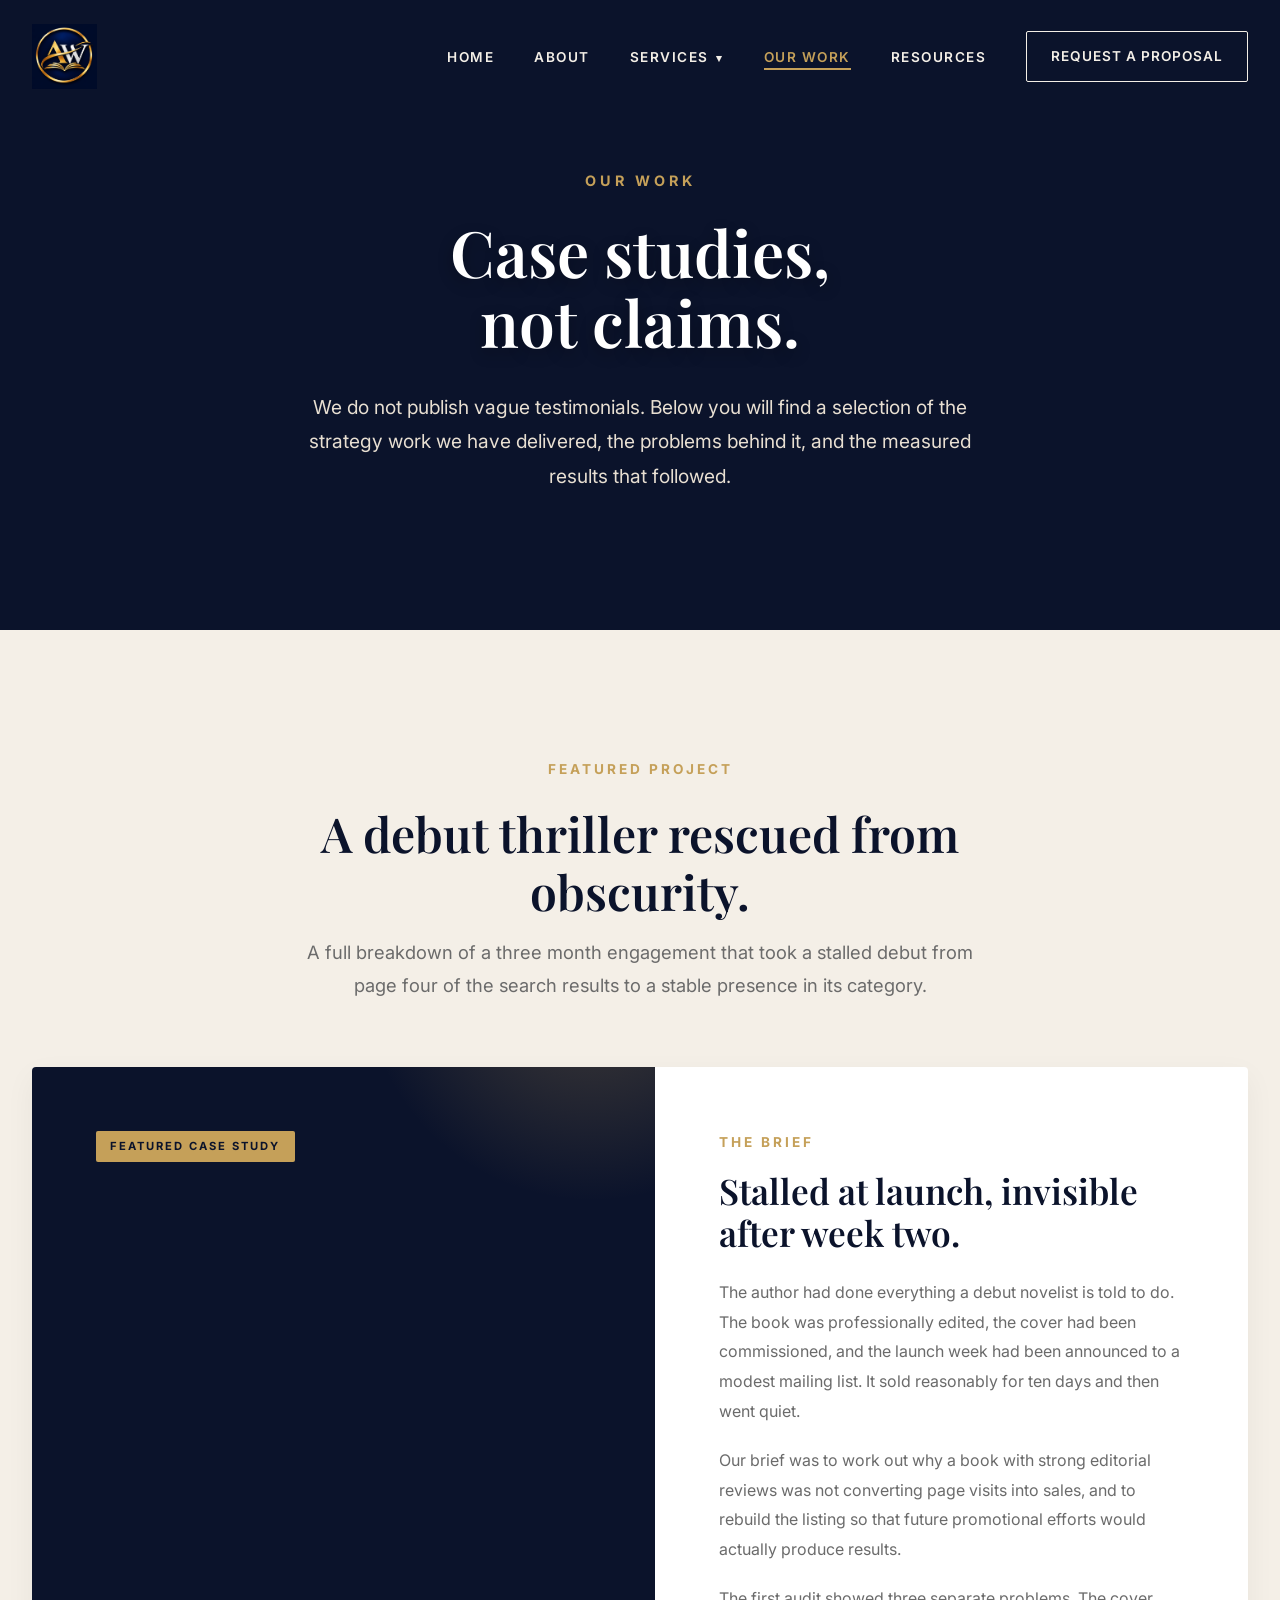
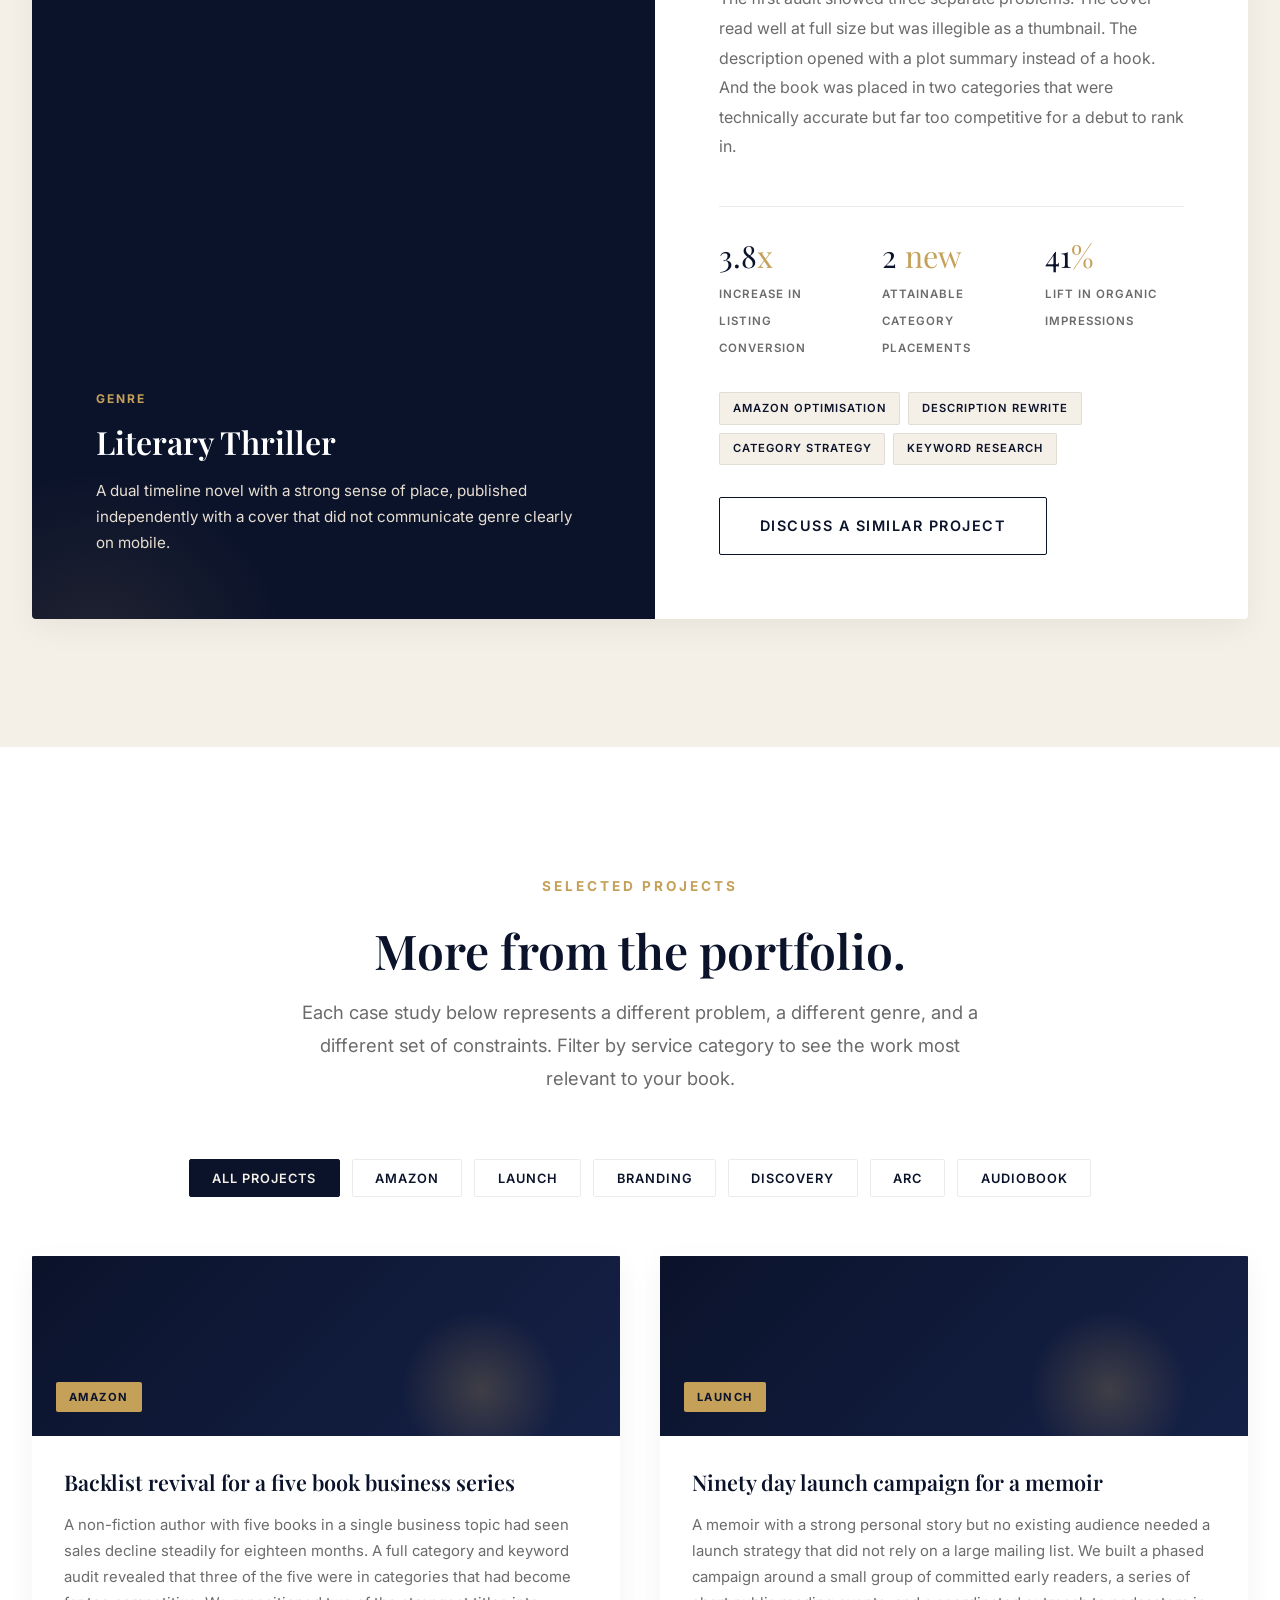
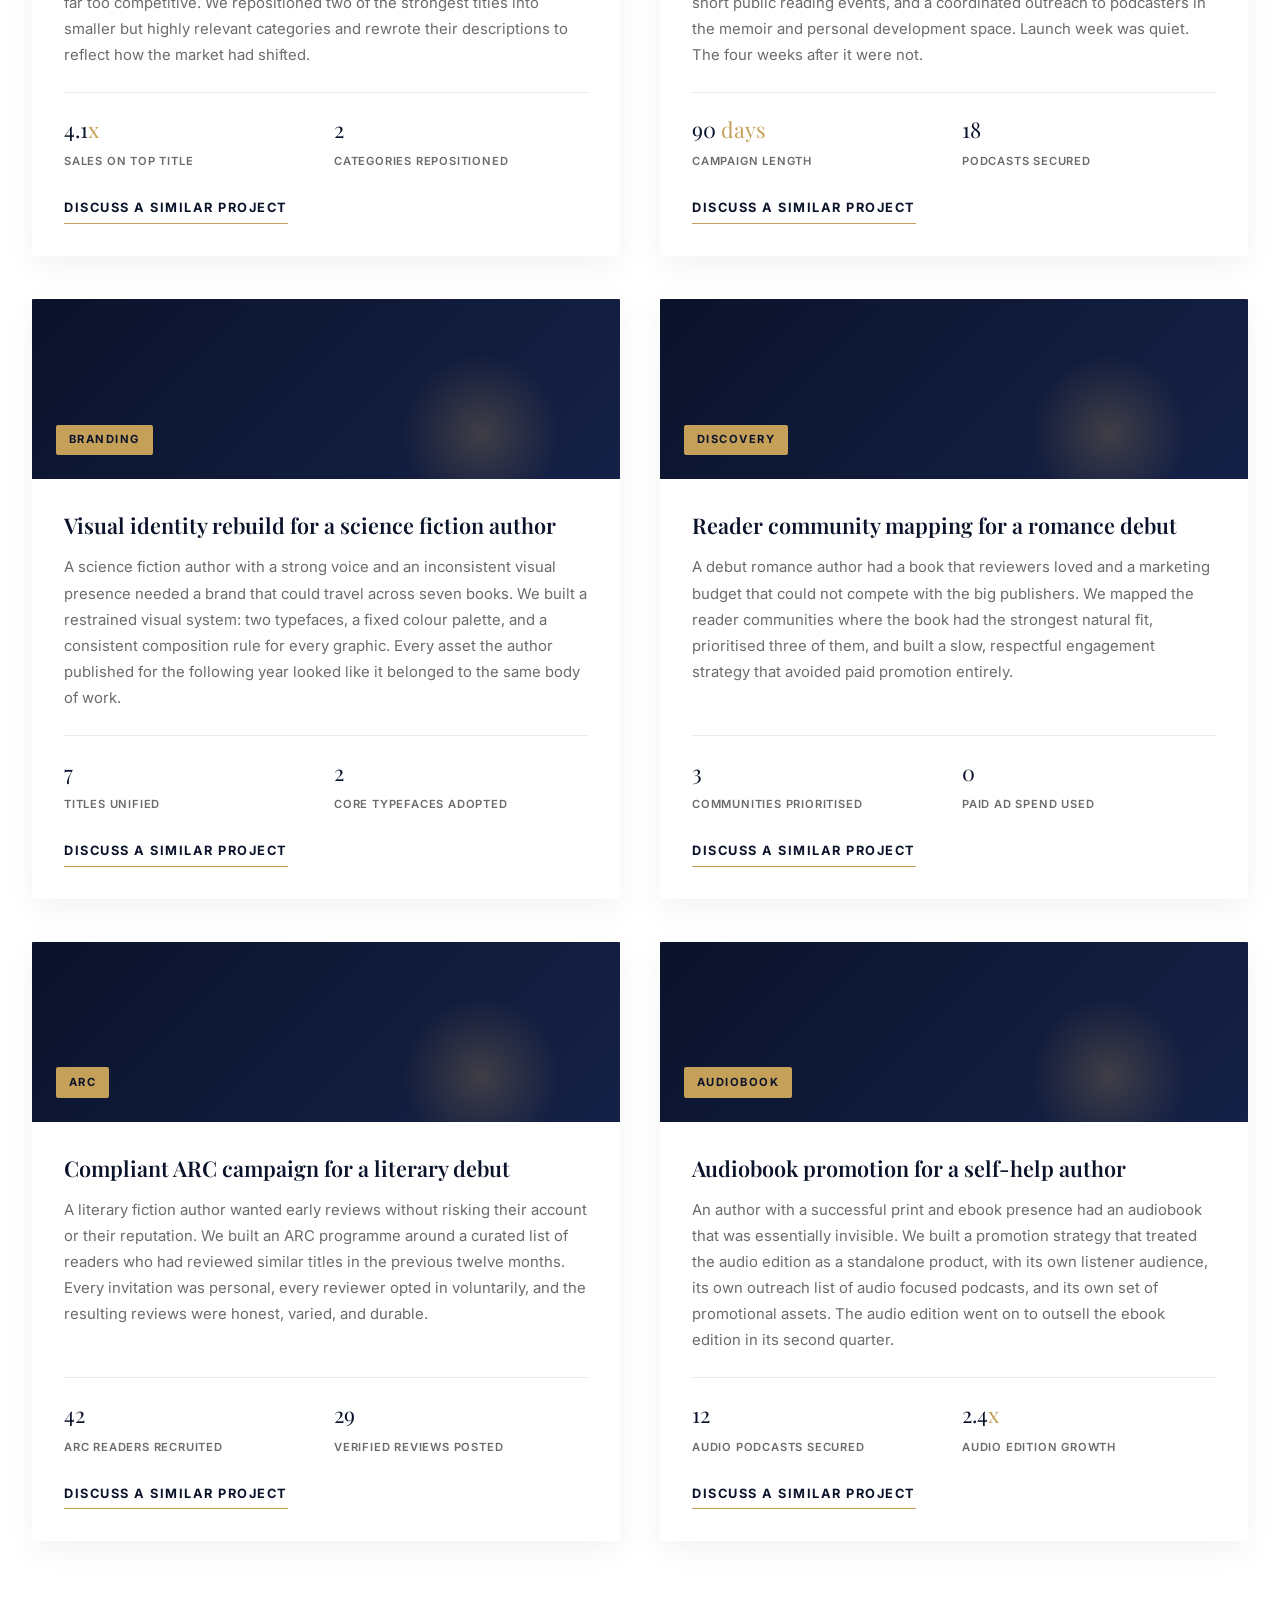
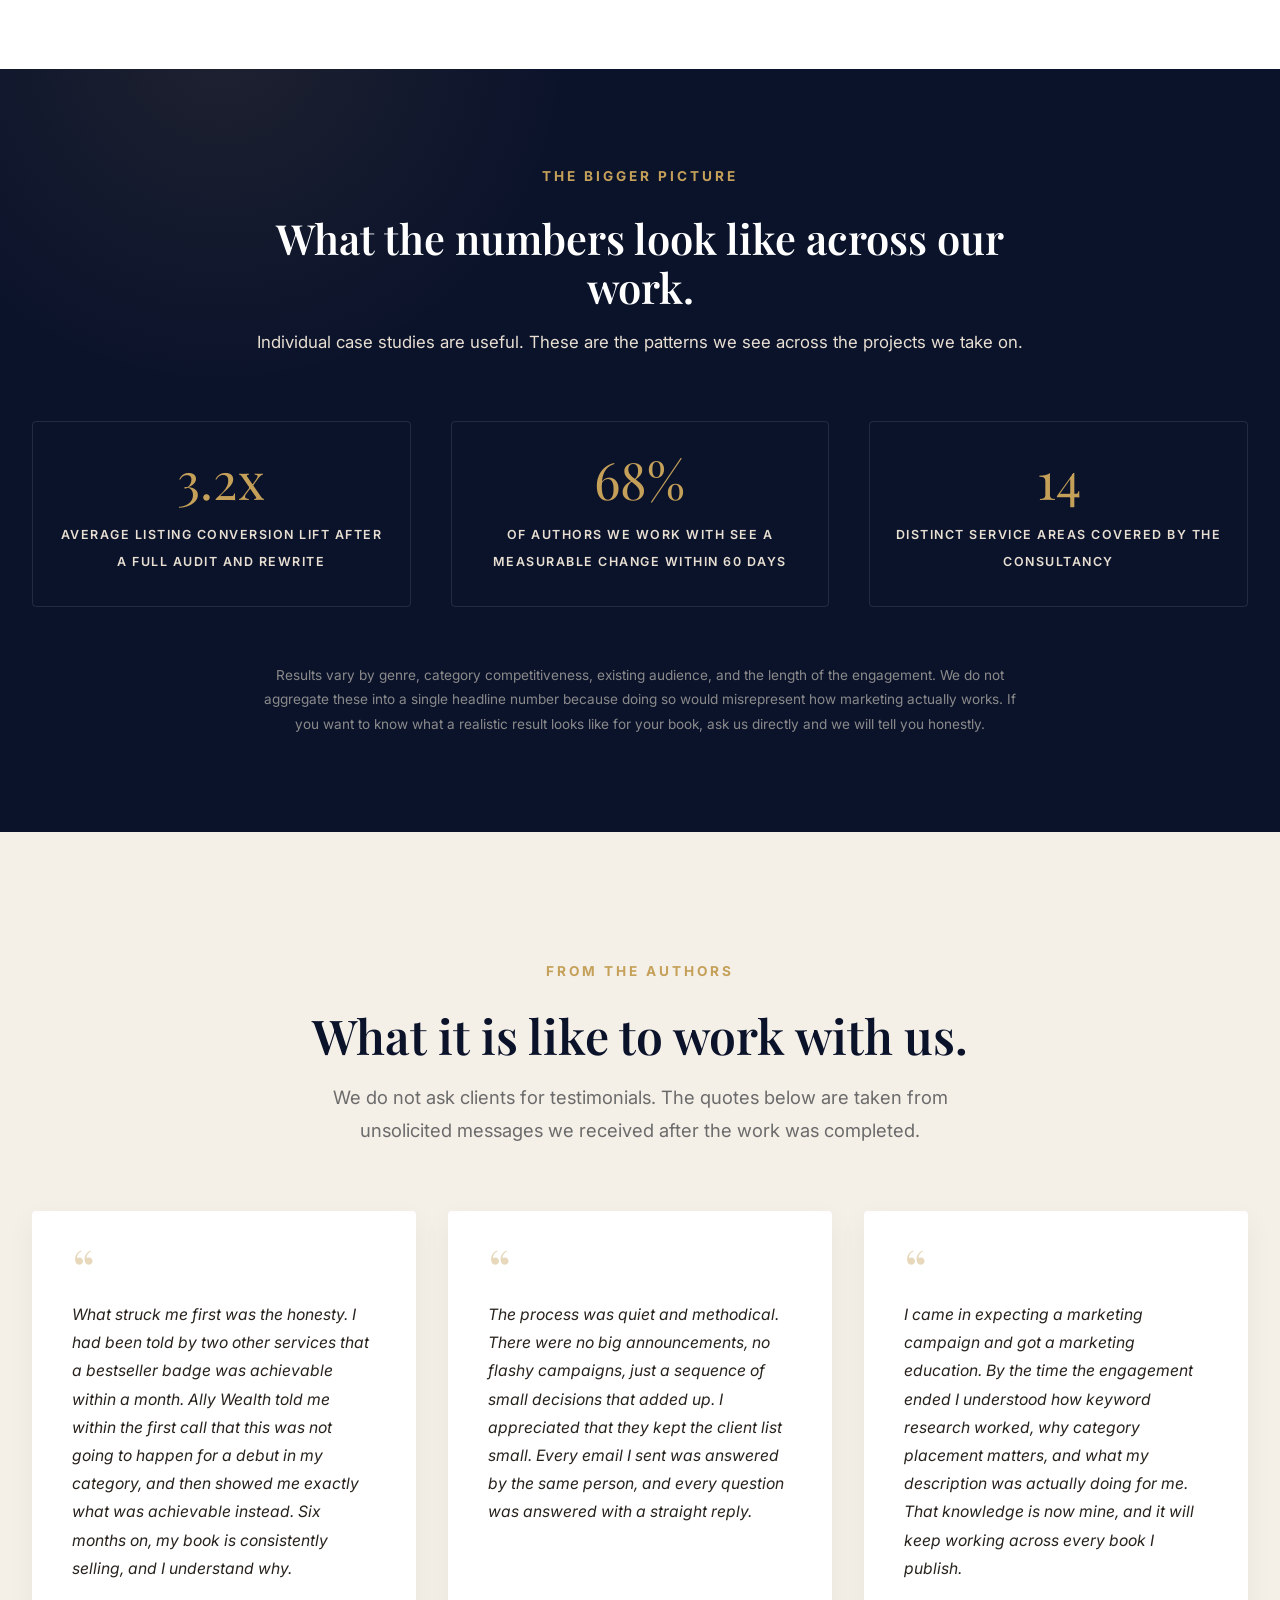
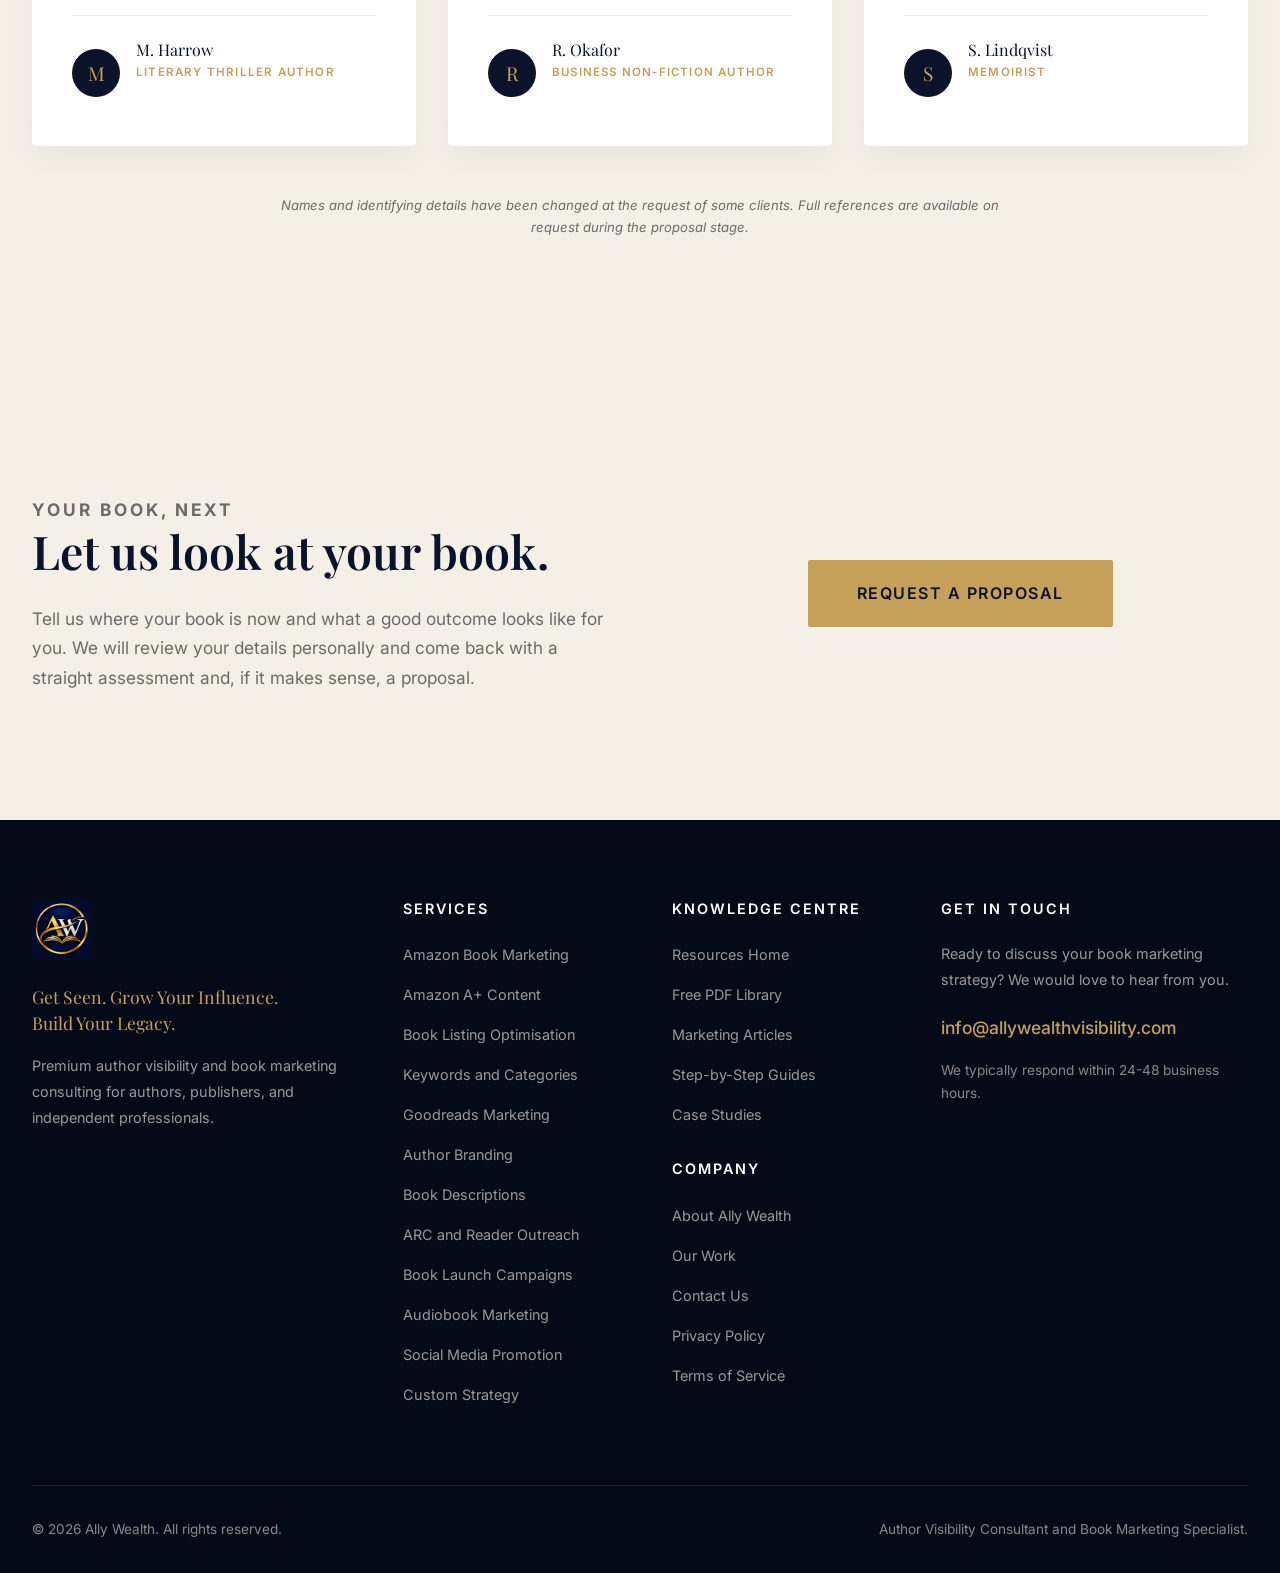
<file: work.html>
<!DOCTYPE html>
<!-- =====================================================================
     ALLY WEALTH - PREMIUM AUTHOR VISIBILITY CONSULTANT
     MASTER WORK PAGE - ALL-IN-ONE FILE
     =====================================================================
     This file contains all HTML, CSS, and JavaScript required for the
     work page. No external CSS or JS files are needed for this page
     to render perfectly.

     Contents:
     1. Work hero
     2. Featured case study
     3. Filterable case study grid
     4. Results band
     5. Testimonials section
     6. Standard CTA and footer

     Author: Ally Wealth Development Team
     Date: 2026
     ===================================================================== -->

<html lang="en">
<head>
    <!-- =================================================================
         META TAGS AND SEO OPTIMIZATION
         ================================================================= -->
    <meta charset="UTF-8">
    <meta name="viewport" content="width=device-width, initial-scale=1.0, maximum-scale=5.0">
    <meta http-equiv="X-UA-Compatible" content="IE=edge">

    <!-- Primary Meta Tags -->
    <title>Our Work | Ally Wealth Book Marketing</title>
    <meta name="title" content="Our Work | Ally Wealth Book Marketing">
    <meta name="description" content="Case studies and results from Ally Wealth book marketing projects. See how we approach listing optimisation, launch campaigns, author branding, and reader discovery.">
    <meta name="keywords" content="book marketing case studies, author marketing results, book launch case study, Amazon optimisation case study, Ally Wealth work">
    <meta name="author" content="Ally Wealth">
    <meta name="robots" content="index, follow">

    <!-- Open Graph / Facebook -->
    <meta property="og:type" content="website">
    <meta property="og:url" content="https://www.allywealth.com/work.html">
    <meta property="og:title" content="Our Work | Ally Wealth Book Marketing">
    <meta property="og:description" content="Case studies and results from Ally Wealth book marketing projects.">
    <meta property="og:image" content="images/banner.jpg">

    <!-- Twitter -->
    <meta property="twitter:card" content="summary_large_image">
    <meta property="twitter:url" content="https://www.allywealth.com/work.html">
    <meta property="twitter:title" content="Our Work | Ally Wealth Book Marketing">
    <meta property="twitter:description" content="Case studies and results from Ally Wealth book marketing projects.">
    <meta property="twitter:image" content="images/banner.jpg">

    <!-- Favicon -->
    <link rel="icon" type="image/png" href="images/favicon.png">
    <link rel="apple-touch-icon" href="images/favicon.png">

    <!-- Google Fonts -->
    <link rel="preconnect" href="https://fonts.googleapis.com">
    <link rel="preconnect" href="https://fonts.gstatic.com" crossorigin>
    <link href="https://fonts.googleapis.com/css2?family=Inter:wght@300;400;500;600;700;800&family=Playfair+Display:ital,wght@0,400;0,600;0,700;0,800;1,400&display=swap" rel="stylesheet">

    <!-- =================================================================
         EMBEDDED CSS STYLESHEET
         ================================================================= -->
    <style>
        /* =============================================================
           1. CSS VARIABLES AND ROOT DEFINITIONS
           ============================================================= */
        :root {
            --navy: #0B132B;
            --gold: #C5A059;
            --ivory: #F4EFE7;
            --charcoal: #28221D;
            --white: #FFFFFF;
            --light-gray: #E8DFD2;
            --dark-gray: #1A1A1A;
            --muted-text: #6B6B6B;
            --border-color: rgba(0, 0, 0, 0.08);
            --gold-transparent: rgba(197, 160, 89, 0.2);
            --font-heading: 'Playfair Display', serif;
            --font-body: 'Inter', sans-serif;
            --transition-smooth: all 0.4s cubic-bezier(0.25, 0.46, 0.45, 0.94);
            --transition-fast: all 0.2s ease-in-out;
            --shadow-subtle: 0 10px 30px rgba(0, 0, 0, 0.05);
            --shadow-hover: 0 20px 40px rgba(0, 0, 0, 0.1);
            --container-width: 1280px;
            --container-padding: 2rem;
            --section-padding: 8rem 0;
        }

        /* =============================================================
           2. GLOBAL RESET AND BASE STYLES
           ============================================================= */
        * {
            margin: 0;
            padding: 0;
            box-sizing: border-box;
        }

        html {
            scroll-behavior: smooth;
            font-size: 16px;
            -webkit-text-size-adjust: 100%;
        }

        body {
            font-family: var(--font-body);
            background-color: var(--ivory);
            color: var(--charcoal);
            line-height: 1.7;
            overflow-x: hidden;
            -webkit-font-smoothing: antialiased;
            -moz-osx-font-smoothing: grayscale;
        }

        h1, h2, h3, h4, h5, h6 {
            font-family: var(--font-heading);
            font-weight: 600;
            color: var(--navy);
            line-height: 1.2;
            margin-bottom: 1rem;
        }

        h1 { font-size: clamp(2.5rem, 5vw, 4.5rem); }
        h2 { font-size: clamp(2rem, 4vw, 3rem); }
        h3 { font-size: clamp(1.3rem, 2.5vw, 1.8rem); }
        h4 { font-size: clamp(1.1rem, 2vw, 1.4rem); }

        p {
            margin-bottom: 1.5rem;
            font-size: 1.05rem;
            color: var(--charcoal);
        }

        a {
            text-decoration: none;
            color: inherit;
            transition: var(--transition-fast);
        }

        ul, ol {
            list-style: none;
            margin-bottom: 1.5rem;
        }

        img {
            max-width: 100%;
            height: auto;
            display: block;
            object-fit: cover;
        }

        button, input, select, textarea {
            font-family: inherit;
            font-size: inherit;
            outline: none;
            border: none;
            background: none;
        }

        button { cursor: pointer; }

        /* =============================================================
           3. UTILITY AND LAYOUT CLASSES
           ============================================================= */
        .container {
            max-width: var(--container-width);
            margin: 0 auto;
            padding: 0 var(--container-padding);
            width: 100%;
        }

        .section {
            padding: var(--section-padding);
            position: relative;
        }

        .section-header {
            text-align: center;
            max-width: 800px;
            margin: 0 auto 4rem;
        }

        .section-label {
            color: var(--gold);
            font-size: 0.85rem;
            font-weight: 700;
            letter-spacing: 3px;
            text-transform: uppercase;
            margin-bottom: 1.5rem;
            display: block;
        }

        .section-intro {
            font-size: 1.15rem;
            color: var(--muted-text);
            line-height: 1.8;
            max-width: 700px;
            margin: 0 auto;
        }

        .flex-between {
            display: flex;
            justify-content: space-between;
            align-items: center;
        }

        .mt-2 { margin-top: 2rem; }
        .mt-3 { margin-top: 3rem; }

        .bg-white { background-color: var(--white); }
        .bg-ivory { background-color: var(--ivory); }
        .bg-navy { background-color: var(--navy); }

        .is-hidden { display: none !important; }

        /* =============================================================
           4. BUTTONS
           ============================================================= */
        .btn-primary,
        .btn-secondary {
            display: inline-block;
            padding: 1rem 2.5rem;
            font-size: 0.9rem;
            font-weight: 600;
            text-transform: uppercase;
            letter-spacing: 1.5px;
            border-radius: 2px;
            cursor: pointer;
            transition: var(--transition-smooth);
            text-align: center;
            border: 1px solid transparent;
        }

        .btn-primary {
            background-color: var(--gold);
            color: var(--navy);
            border-color: var(--gold);
        }

        .btn-primary:hover {
            background-color: transparent;
            color: var(--gold);
        }

        .btn-secondary {
            background-color: transparent;
            color: var(--navy);
            border-color: var(--navy);
        }

        .btn-secondary:hover {
            background-color: var(--navy);
            color: var(--ivory);
        }

        .btn-large {
            padding: 1.2rem 3rem;
            font-size: 1rem;
        }

        .btn-small {
            padding: 0.6rem 1.5rem;
            font-size: 0.8rem;
        }

        /* =============================================================
           5. PRELOADER
           ============================================================= */
        #preloader {
            position: fixed;
            top: 0;
            left: 0;
            width: 100%;
            height: 100%;
            background-color: var(--navy);
            display: flex;
            justify-content: center;
            align-items: center;
            z-index: 9999;
            transition: opacity 0.6s ease;
        }

        #preloader.hidden {
            opacity: 0;
            pointer-events: none;
        }

        .loader-content { text-align: center; }

        .loader-svg {
            width: 80px;
            height: 80px;
            margin-bottom: 1rem;
        }

        .circle-anim {
            stroke-dasharray: 250;
            stroke-dashoffset: 250;
            animation: drawCircle 1.5s ease forwards infinite;
            transform-origin: center;
        }

        @keyframes drawCircle {
            0% { stroke-dashoffset: 250; transform: rotate(0deg); }
            50% { stroke-dashoffset: 0; transform: rotate(180deg); }
            100% { stroke-dashoffset: -250; transform: rotate(360deg); }
        }

        .loader-text {
            color: var(--gold);
            font-family: var(--font-heading);
            letter-spacing: 4px;
            font-size: 1.2rem;
            animation: pulseText 1.5s ease infinite;
        }

        .loader-subtext {
            color: var(--light-gray);
            font-size: 0.8rem;
            margin-top: 0.5rem;
            letter-spacing: 1px;
        }

        @keyframes pulseText {
            0%, 100% { opacity: 0.5; }
            50% { opacity: 1; }
        }

        /* =============================================================
           6. NAVIGATION
           ============================================================= */
        .navbar {
            position: fixed;
            top: 0;
            left: 0;
            width: 100%;
            padding: 1.5rem 0;
            background-color: transparent;
            z-index: 1000;
            transition: var(--transition-smooth);
        }

        .navbar.scrolled {
            background-color: rgba(244, 239, 231, 0.95);
            backdrop-filter: blur(10px);
            -webkit-backdrop-filter: blur(10px);
            padding: 1rem 0;
            box-shadow: 0 4px 20px rgba(0, 0, 0, 0.05);
        }

        .nav-container {
            max-width: var(--container-width);
            margin: 0 auto;
            padding: 0 var(--container-padding);
            display: flex;
            justify-content: space-between;
            align-items: center;
        }

        .logo-link {
            display: flex;
            align-items: center;
            z-index: 1001;
        }

        .logo-img {
            height: 65px;
            width: auto;
            transition: var(--transition-fast);
        }

        .navbar.scrolled .logo-img { height: 50px; }

        .nav-links {
            display: flex;
            align-items: center;
            gap: 2.5rem;
            margin-bottom: 0;
        }

        .nav-link {
            font-size: 0.85rem;
            font-weight: 600;
            text-transform: uppercase;
            letter-spacing: 1.5px;
            color: var(--ivory);
            position: relative;
            padding-bottom: 5px;
            transition: var(--transition-fast);
        }

        .navbar.scrolled .nav-link { color: var(--navy); }

        .nav-link::after {
            content: '';
            position: absolute;
            bottom: 0;
            left: 0;
            width: 0;
            height: 2px;
            background-color: var(--gold);
            transition: var(--transition-fast);
        }

        .nav-link:hover::after,
        .nav-link.active::after { width: 100%; }

        .nav-link:hover,
        .nav-link.active { color: var(--gold) !important; }

        .btn-primary.nav-btn {
            background-color: var(--gold);
            color: var(--navy);
            padding: 0.8rem 1.5rem;
            border: 1px solid var(--gold);
            font-weight: 600;
            text-transform: uppercase;
            letter-spacing: 1px;
            font-size: 0.85rem !important;
            border-radius: 2px;
        }

        .btn-primary.nav-btn:hover {
            background-color: transparent;
            color: var(--gold);
        }

        .navbar:not(.scrolled) .btn-primary.nav-btn {
            background-color: transparent;
            color: var(--ivory);
            border-color: var(--ivory);
        }

        .navbar:not(.scrolled) .btn-primary.nav-btn:hover {
            background-color: var(--ivory);
            color: var(--navy);
        }

        .dropdown { position: relative; }
        .arrow { font-size: 0.7rem; margin-left: 3px; display: inline-block; transition: transform 0.3s ease; }
        .dropdown:hover .arrow { transform: rotate(180deg); }

        .mega-menu {
            position: absolute;
            top: 100%;
            left: -150px;
            background-color: var(--white);
            width: 800px;
            box-shadow: var(--shadow-hover);
            border-top: 3px solid var(--gold);
            padding: 2.5rem;
            opacity: 0;
            visibility: hidden;
            transform: translateY(10px);
            transition: var(--transition-smooth);
            z-index: 100;
        }

        .dropdown:hover .mega-menu {
            opacity: 1;
            visibility: visible;
            transform: translateY(0);
        }

        .mega-menu-inner {
            display: grid;
            grid-template-columns: 1fr 1fr 1fr 1.2fr;
            gap: 2rem;
        }

        .mega-col h4 {
            font-family: var(--font-body);
            font-size: 0.9rem;
            text-transform: uppercase;
            letter-spacing: 1px;
            margin-bottom: 1.5rem;
            color: var(--navy);
            border-bottom: 1px solid var(--border-color);
            padding-bottom: 0.5rem;
        }

        .mega-col ul li { margin-bottom: 0.8rem; }
        .mega-col ul li a {
            font-size: 0.85rem;
            color: var(--muted-text);
            text-transform: none;
            letter-spacing: 0;
            display: block;
            transition: var(--transition-fast);
        }

        .mega-col ul li a:hover {
            color: var(--gold);
            padding-left: 5px;
        }

        .highlight-col {
            background-color: var(--ivory);
            padding: 1.5rem;
            border-radius: 4px;
        }

        .highlight-col p {
            font-size: 0.9rem;
            color: var(--muted-text);
            margin-bottom: 1.5rem;
            line-height: 1.5;
        }

        .mobile-menu-btn {
            display: none;
            cursor: pointer;
            flex-direction: column;
            gap: 6px;
            z-index: 1001;
            padding: 5px;
        }

        .bar {
            width: 28px;
            height: 2px;
            background-color: var(--ivory);
            transition: var(--transition-fast);
            display: block;
        }

        .navbar.scrolled .bar { background-color: var(--navy); }

        /* =============================================================
           7. INNER PAGE HERO
           ============================================================= */
        .hero-inner {
            position: relative;
            height: 70vh;
            min-height: 600px;
            display: flex;
            align-items: center;
            justify-content: center;
            text-align: center;
            background-color: var(--navy);
            overflow: hidden;
            padding-top: 80px;
        }

        .hero-overlay {
            position: absolute;
            top: 0;
            left: 0;
            width: 100%;
            height: 100%;
            background: linear-gradient(to bottom, rgba(11,19,43,0.85) 0%, rgba(11,19,43,0.6) 50%, rgba(11,19,43,0.95) 100%);
            z-index: 2;
        }

        .hero-content {
            position: relative;
            z-index: 3;
            max-width: 900px;
        }

        .hero-subtitle {
            color: var(--gold);
            font-size: 0.9rem;
            font-weight: 700;
            letter-spacing: 4px;
            margin-bottom: 1.5rem;
            text-transform: uppercase;
        }

        .hero-title {
            color: var(--white);
            font-size: clamp(2.5rem, 5vw, 4rem);
            line-height: 1.1;
            margin-bottom: 2rem;
            text-shadow: 0 5px 15px rgba(0,0,0,0.3);
        }

        .hero-description {
            color: var(--light-gray);
            font-size: 1.2rem;
            max-width: 700px;
            margin: 0 auto 3rem;
            line-height: 1.8;
        }

        /* =============================================================
           8. FEATURED CASE STUDY
           ============================================================= */
        .featured-study {
            background-color: var(--white);
            border-radius: 4px;
            overflow: hidden;
            box-shadow: var(--shadow-subtle);
            display: grid;
            grid-template-columns: 1.05fr 1fr;
            align-items: stretch;
        }

        .featured-visual {
            background-color: var(--navy);
            position: relative;
            overflow: hidden;
            padding: 4rem;
            display: flex;
            flex-direction: column;
            justify-content: space-between;
            min-height: 520px;
        }

        .featured-visual::before {
            content: '';
            position: absolute;
            top: -30%;
            right: -30%;
            width: 500px;
            height: 500px;
            border-radius: 50%;
            background: radial-gradient(circle, rgba(197,160,89,0.3) 0%, transparent 65%);
        }

        .featured-visual::after {
            content: '';
            position: absolute;
            bottom: -20%;
            left: -20%;
            width: 380px;
            height: 380px;
            border-radius: 50%;
            background: radial-gradient(circle, rgba(197,160,89,0.12) 0%, transparent 70%);
        }

        .featured-badge {
            position: relative;
            z-index: 2;
            display: inline-block;
            align-self: flex-start;
            font-size: 0.7rem;
            font-weight: 700;
            letter-spacing: 2px;
            text-transform: uppercase;
            color: var(--navy);
            background-color: var(--gold);
            padding: 0.4rem 0.9rem;
            border-radius: 2px;
        }

        .featured-genre {
            position: relative;
            z-index: 2;
            margin-top: auto;
        }

        .featured-genre-label {
            font-size: 0.75rem;
            letter-spacing: 2px;
            text-transform: uppercase;
            color: var(--gold);
            font-weight: 700;
            margin-bottom: 0.75rem;
            display: block;
        }

        .featured-genre h3 {
            color: var(--white);
            font-size: 2rem;
            line-height: 1.25;
            margin-bottom: 1rem;
        }

        .featured-genre p {
            color: var(--light-gray);
            font-size: 0.95rem;
            line-height: 1.7;
            margin-bottom: 0;
        }

        .featured-content {
            padding: 4rem;
            display: flex;
            flex-direction: column;
        }

        .featured-content .section-label {
            margin-bottom: 1rem;
        }

        .featured-content h2 {
            font-size: 2.2rem;
            margin-bottom: 1.5rem;
        }

        .featured-content > p {
            font-size: 1rem;
            color: var(--muted-text);
            line-height: 1.85;
            margin-bottom: 1.25rem;
        }

        .featured-results {
            display: grid;
            grid-template-columns: repeat(3, 1fr);
            gap: 1.5rem;
            margin: 1.5rem 0 2rem;
            padding-top: 2rem;
            border-top: 1px solid var(--border-color);
        }

        .featured-result {
            text-align: left;
        }

        .featured-result-value {
            display: block;
            font-family: var(--font-heading);
            font-size: 1.9rem;
            color: var(--navy);
            line-height: 1.1;
            margin-bottom: 0.4rem;
        }

        .featured-result-value span {
            color: var(--gold);
        }

        .featured-result-label {
            font-size: 0.72rem;
            font-weight: 600;
            letter-spacing: 1px;
            text-transform: uppercase;
            color: var(--muted-text);
            line-height: 1.4;
        }

        .featured-tags {
            display: flex;
            flex-wrap: wrap;
            gap: 0.5rem;
            margin-bottom: 2rem;
        }

        .tag {
            font-size: 0.7rem;
            font-weight: 600;
            letter-spacing: 1px;
            text-transform: uppercase;
            color: var(--navy);
            background-color: var(--ivory);
            border: 1px solid var(--border-color);
            padding: 0.35rem 0.8rem;
            border-radius: 2px;
        }

        .featured-content .btn-secondary {
            align-self: flex-start;
            margin-top: auto;
        }

        /* =============================================================
           9. FILTER BAR
           ============================================================= */
        .filter-bar {
            display: flex;
            flex-wrap: wrap;
            justify-content: center;
            gap: 0.75rem;
            margin-bottom: 3.5rem;
        }

        .filter-btn {
            padding: 0.65rem 1.4rem;
            font-size: 0.8rem;
            font-weight: 600;
            letter-spacing: 1px;
            text-transform: uppercase;
            color: var(--navy);
            background-color: transparent;
            border: 1px solid var(--border-color);
            border-radius: 2px;
            transition: var(--transition-fast);
        }

        .filter-btn:hover {
            border-color: var(--gold);
            color: var(--gold);
        }

        .filter-btn.active {
            background-color: var(--navy);
            color: var(--ivory);
            border-color: var(--navy);
        }

        /* =============================================================
           10. CASE STUDY GRID
           ============================================================= */
        .case-grid {
            display: grid;
            grid-template-columns: repeat(2, 1fr);
            gap: 2.5rem;
        }

        .case-card {
            background-color: var(--white);
            border-radius: 4px;
            overflow: hidden;
            display: flex;
            flex-direction: column;
            box-shadow: var(--shadow-subtle);
            transition: var(--transition-smooth);
            border-top: 3px solid transparent;
        }

        .case-card:hover {
            box-shadow: var(--shadow-hover);
            transform: translateY(-6px);
            border-top-color: var(--gold);
        }

        .case-card-visual {
            height: 180px;
            position: relative;
            overflow: hidden;
            background-color: var(--navy);
            display: flex;
            align-items: flex-end;
            padding: 1.5rem;
        }

        .case-card-visual::before {
            content: '';
            position: absolute;
            top: 0;
            left: 0;
            width: 100%;
            height: 100%;
            background: linear-gradient(135deg, rgba(11,19,43,0.95) 0%, rgba(22,34,74,0.9) 100%);
        }

        .case-card-visual::after {
            content: '';
            position: absolute;
            top: 30%;
            right: 10%;
            width: 160px;
            height: 160px;
            border-radius: 50%;
            background: radial-gradient(circle, rgba(197,160,89,0.25) 0%, transparent 70%);
        }

        .case-card-cat {
            position: relative;
            z-index: 2;
            font-size: 0.7rem;
            font-weight: 700;
            letter-spacing: 1.5px;
            text-transform: uppercase;
            color: var(--navy);
            background-color: var(--gold);
            padding: 0.35rem 0.8rem;
            border-radius: 2px;
        }

        .case-card-body {
            padding: 2rem;
            display: flex;
            flex-direction: column;
            flex-grow: 1;
        }

        .case-card h3 {
            font-size: 1.35rem;
            line-height: 1.35;
            margin-bottom: 0.9rem;
            color: var(--navy);
        }

        .case-summary {
            font-size: 0.93rem;
            color: var(--muted-text);
            line-height: 1.75;
            margin-bottom: 1.5rem;
            flex-grow: 1;
        }

        .case-metrics {
            display: grid;
            grid-template-columns: repeat(2, 1fr);
            gap: 1rem;
            padding-top: 1.5rem;
            border-top: 1px solid var(--border-color);
            margin-bottom: 1.5rem;
        }

        .case-metric-value {
            display: block;
            font-family: var(--font-heading);
            font-size: 1.35rem;
            color: var(--navy);
            line-height: 1.2;
            margin-bottom: 0.2rem;
        }

        .case-metric-value span {
            color: var(--gold);
        }

        .case-metric-label {
            font-size: 0.7rem;
            font-weight: 600;
            letter-spacing: 0.8px;
            text-transform: uppercase;
            color: var(--muted-text);
            line-height: 1.4;
        }

        .case-link {
            font-size: 0.8rem;
            font-weight: 700;
            letter-spacing: 1.5px;
            text-transform: uppercase;
            color: var(--navy);
            border-bottom: 1px solid var(--gold);
            padding-bottom: 4px;
            align-self: flex-start;
            transition: var(--transition-fast);
        }

        .case-link:hover { color: var(--gold); }

        /* =============================================================
           11. RESULTS BAND
           ============================================================= */
        .results-band {
            background-color: var(--navy);
            padding: 6rem 0;
            position: relative;
            overflow: hidden;
        }

        .results-band::before {
            content: '';
            position: absolute;
            top: -50%;
            left: -10%;
            width: 700px;
            height: 700px;
            border-radius: 50%;
            background: radial-gradient(circle, rgba(197,160,89,0.1) 0%, transparent 70%);
        }

        .results-inner {
            position: relative;
            z-index: 2;
        }

        .results-heading {
            text-align: center;
            max-width: 800px;
            margin: 0 auto 4rem;
        }

        .results-heading .section-label {
            color: var(--gold);
        }

        .results-heading h2 {
            color: var(--white);
            font-size: clamp(1.9rem, 3.5vw, 2.6rem);
            margin-bottom: 1rem;
        }

        .results-heading p {
            color: var(--light-gray);
            font-size: 1.05rem;
            margin-bottom: 0;
        }

        .results-grid {
            display: grid;
            grid-template-columns: repeat(3, 1fr);
            gap: 2.5rem;
        }

        .result-block {
            text-align: center;
            padding: 2rem 1.5rem;
            border: 1px solid rgba(255,255,255,0.1);
            border-radius: 4px;
            transition: var(--transition-smooth);
        }

        .result-block:hover {
            border-color: rgba(197,160,89,0.5);
            background-color: rgba(197,160,89,0.05);
        }

        .result-value {
            display: block;
            font-family: var(--font-heading);
            font-size: clamp(2.4rem, 4vw, 3.2rem);
            color: var(--gold);
            line-height: 1;
            margin-bottom: 0.9rem;
        }

        .result-label {
            font-size: 0.78rem;
            font-weight: 600;
            letter-spacing: 1.5px;
            text-transform: uppercase;
            color: var(--light-gray);
            line-height: 1.6;
        }

        .results-note {
            text-align: center;
            margin-top: 3.5rem;
            max-width: 760px;
            margin-left: auto;
            margin-right: auto;
        }

        .results-note p {
            color: #8A8A8A;
            font-size: 0.85rem;
            line-height: 1.8;
            margin-bottom: 0;
        }

        /* =============================================================
           12. TESTIMONIALS
           ============================================================= */
        .testimonials-grid {
            display: grid;
            grid-template-columns: repeat(3, 1fr);
            gap: 2rem;
        }

        .testimonial-card {
            background-color: var(--white);
            padding: 2.5rem;
            border-radius: 4px;
            box-shadow: var(--shadow-subtle);
            position: relative;
            display: flex;
            flex-direction: column;
            transition: var(--transition-smooth);
        }

        .testimonial-card:hover {
            box-shadow: var(--shadow-hover);
        }

        .testimonial-mark {
            font-family: var(--font-heading);
            font-size: 3.5rem;
            color: var(--gold);
            line-height: 0.6;
            margin-bottom: 1rem;
            opacity: 0.4;
        }

        .testimonial-quote {
            font-size: 0.98rem;
            color: var(--charcoal);
            line-height: 1.8;
            margin-bottom: 2rem;
            flex-grow: 1;
            font-style: italic;
        }

        .testimonial-author {
            display: flex;
            align-items: center;
            gap: 1rem;
            padding-top: 1.5rem;
            border-top: 1px solid var(--border-color);
        }

        .testimonial-avatar {
            width: 48px;
            height: 48px;
            border-radius: 50%;
            background-color: var(--navy);
            color: var(--gold);
            display: flex;
            align-items: center;
            justify-content: center;
            font-family: var(--font-heading);
            font-size: 1.2rem;
            flex-shrink: 0;
        }

        .testimonial-name {
            font-family: var(--font-heading);
            font-size: 1rem;
            color: var(--navy);
            margin-bottom: 0.1rem;
            line-height: 1.3;
        }

        .testimonial-role {
            font-size: 0.72rem;
            letter-spacing: 1.2px;
            text-transform: uppercase;
            color: var(--gold);
            font-weight: 600;
        }

        .testimonial-disclaimer {
            text-align: center;
            margin-top: 3rem;
            max-width: 720px;
            margin-left: auto;
            margin-right: auto;
        }

        .testimonial-disclaimer p {
            font-size: 0.82rem;
            color: var(--muted-text);
            line-height: 1.7;
            margin-bottom: 0;
            font-style: italic;
        }

        /* =============================================================
           13. CTA SECTION
           ============================================================= */
        .cta-section {
            background-color: var(--ivory);
            padding: 8rem 0;
        }

        .cta-container {
            display: grid;
            grid-template-columns: 1fr 1fr;
            gap: 4rem;
            align-items: center;
        }

        .cta-text h2 {
            color: var(--navy);
            font-size: 2.9rem;
            margin-bottom: 1.5rem;
        }

        .cta-text p {
            color: var(--muted-text);
            font-size: 1.08rem;
            margin-bottom: 0;
        }

        /* =============================================================
           14. FOOTER
           ============================================================= */
        .mega-footer {
            background-color: #050A18;
            color: var(--light-gray);
            padding-top: 5rem;
        }

        .footer-grid {
            display: grid;
            grid-template-columns: 1.5fr 1fr 1fr 1.5fr;
            gap: 4rem;
            padding-bottom: 4rem;
            border-bottom: 1px solid rgba(255,255,255,0.1);
        }

        .footer-logo { height: 60px; width: auto; margin-bottom: 1.5rem; }
        .footer-tagline { color: var(--gold); font-family: var(--font-heading); font-size: 1.1rem; margin-bottom: 1rem; line-height: 1.5; }
        .footer-desc { font-size: 0.9rem; color: #999; line-height: 1.8; }

        .footer-col h4 { color: var(--white); font-family: var(--font-body); font-size: 0.9rem; text-transform: uppercase; letter-spacing: 2px; margin-bottom: 1.5rem; font-weight: 600; }
        .footer-col ul { margin-bottom: 0; }
        .footer-col ul li { margin-bottom: 0.8rem; }
        .footer-col ul li a { font-size: 0.9rem; color: #999; }
        .footer-col ul li a:hover { color: var(--gold); padding-left: 5px; }

        .footer-email { display: inline-block; color: var(--gold); font-size: 1.1rem; font-weight: 500; margin-bottom: 1rem; }
        .footer-email:hover { text-decoration: underline; }
        .footer-response { font-size: 0.85rem; color: #888; margin-bottom: 2rem; }
        .footer-contact-text { font-size: 0.9rem; color: #999; line-height: 1.8; margin-bottom: 1.25rem; }

        .footer-bottom { padding: 2rem 0; display: flex; justify-content: space-between; align-items: center; font-size: 0.85rem; color: #888; }
        .footer-bottom p { margin-bottom: 0; color: #888; font-size: 0.85rem; }

        /* =============================================================
           15. ANIMATIONS (SCROLL REVEAL)
           ============================================================= */
        .fade-in-up { opacity: 0; transform: translateY(40px); transition: opacity 0.8s ease, transform 0.8s ease; }
        .fade-in-up.visible { opacity: 1; transform: translateY(0); }
        .fade-in-left { opacity: 0; transform: translateX(-40px); transition: opacity 0.8s ease, transform 0.8s ease; }
        .fade-in-left.visible { opacity: 1; transform: translateX(0); }
        .fade-in-right { opacity: 0; transform: translateX(40px); transition: opacity 0.8s ease, transform 0.8s ease; }
        .fade-in-right.visible { opacity: 1; transform: translateX(0); }
        .delay-1 { transition-delay: 0.1s; }
        .delay-2 { transition-delay: 0.2s; }
        .delay-3 { transition-delay: 0.3s; }
        .delay-4 { transition-delay: 0.4s; }

        /* =============================================================
           16. RESPONSIVE DESIGN
           ============================================================= */
        @media (max-width: 1200px) {
            .container { padding: 0 1.5rem; }
            .mega-menu { width: 600px; left: -100px; }
            .mega-menu-inner { grid-template-columns: 1fr 1fr; }
            .cta-container { gap: 3rem; }
            .footer-grid { grid-template-columns: 1fr 1fr; gap: 3rem; }
            .featured-study { grid-template-columns: 1fr; }
            .featured-visual { min-height: 380px; padding: 3rem; }
            .featured-content { padding: 3rem; }
            .testimonials-grid { grid-template-columns: 1fr 1fr; }
        }

        @media (max-width: 1024px) {
            .section { padding: 6rem 0; }
            .cta-container { grid-template-columns: 1fr; }
            .hero-title { font-size: 3.5rem; }
            .case-grid { grid-template-columns: 1fr; }
            .results-grid { grid-template-columns: repeat(3, 1fr); gap: 1.5rem; }
            .result-block { padding: 1.75rem 1rem; }
            .testimonials-grid { grid-template-columns: 1fr; }
        }

        @media (max-width: 768px) {
            .mobile-menu-btn { display: flex; }
            .nav-links {
                position: fixed; top: 0; right: -100%; width: 85%; height: 100vh;
                background-color: var(--navy); flex-direction: column;
                justify-content: flex-start; padding: 8rem 2rem 2rem;
                transition: var(--transition-smooth); box-shadow: -10px 0 30px rgba(0,0,0,0.5);
                z-index: 999; overflow-y: auto; gap: 1.5rem;
            }
            .nav-links.active { right: 0; }
            .nav-link { color: var(--white) !important; font-size: 1.1rem; margin: 0; display: block; width: 100%; }
            .nav-link::after { display: none; }
            .mega-menu { position: static; background-color: transparent; box-shadow: none; border-top: none; opacity: 1; visibility: visible; transform: none; width: 100%; padding: 0; display: none; }
            .dropdown.active .mega-menu { display: block; }
            .mega-menu-inner { grid-template-columns: 1fr; gap: 1.5rem; }
            .mega-col h4 { color: var(--gold); border-bottom: 1px solid rgba(255,255,255,0.1); margin-bottom: 1rem; }
            .mega-col ul li a { color: var(--light-gray); padding: 0.3rem 0; }
            .highlight-col { display: none; }
            .mobile-menu-btn.active .bar:nth-child(1) { transform: translateY(8px) rotate(45deg); background-color: var(--white) !important; }
            .mobile-menu-btn.active .bar:nth-child(2) { opacity: 0; }
            .mobile-menu-btn.active .bar:nth-child(3) { transform: translateY(-8px) rotate(-45deg); background-color: var(--white) !important; }
            .btn-primary.nav-btn { width: 100%; text-align: center; margin-top: 1rem; }
            .hero-inner { min-height: 50vh; height: auto; }
            .hero-title { font-size: 2.5rem; }
            .hero-description { font-size: 1rem; }
            .section-header h2 { font-size: 2rem; }
            .section-intro { font-size: 1rem; }
            .footer-grid { grid-template-columns: 1fr; gap: 2rem; }
            .footer-bottom { flex-direction: column; text-align: center; gap: 1rem; }
            .featured-visual { padding: 2.5rem; min-height: 320px; }
            .featured-genre h3 { font-size: 1.6rem; }
            .featured-content { padding: 2.5rem; }
            .featured-content h2 { font-size: 1.8rem; }
            .featured-results { grid-template-columns: 1fr; gap: 1.25rem; }
            .results-grid { grid-template-columns: 1fr; gap: 1.5rem; }
            .case-card-body { padding: 1.75rem; }
            .testimonial-card { padding: 2rem; }
            .cta-text h2 { font-size: 2.2rem; }
        }

        @media (max-width: 480px) {
            .container { padding: 0 1rem; }
            .section { padding: 4rem 0; }
            .hero-title { font-size: 2rem; }
            .btn-primary, .btn-secondary { padding: 0.8rem 1.5rem; font-size: 0.85rem; }
            .filter-btn { padding: 0.5rem 1rem; font-size: 0.72rem; }
            .featured-content { padding: 2rem; }
            .featured-visual { padding: 2rem; }
            .case-card-body { padding: 1.5rem; }
            .case-metrics { grid-template-columns: 1fr; gap: 1rem; }
        }
    </style>
</head>
<body>

    <!-- =================================================================
         PRELOADER
         ================================================================= -->
    <div id="preloader">
        <div class="loader-content">
            <svg class="loader-svg" viewBox="0 0 100 100">
                <circle cx="50" cy="50" r="40" stroke="#C5A059" stroke-width="2" fill="none" class="circle-anim"></circle>
            </svg>
            <h2 class="loader-text">ALLY WEALTH</h2>
            <p class="loader-subtext">Loading our work...</p>
        </div>
    </div>

    <!-- =================================================================
         GLOBAL NAVIGATION
         ================================================================= -->
    <nav class="navbar" id="navbar">
        <div class="nav-container">

            <a href="index.html" class="logo-link" aria-label="Ally Wealth Home">
                <img src="images/favicon.png" alt="Ally Wealth Logo" class="logo-img">
            </a>

            <div class="mobile-menu-btn" id="mobile-menu-btn" aria-label="Toggle Menu" role="button" tabindex="0">
                <span class="bar"></span>
                <span class="bar"></span>
                <span class="bar"></span>
            </div>

            <ul class="nav-links" id="nav-links">
                <li><a href="index.html" class="nav-link">Home</a></li>
                <li><a href="about.html" class="nav-link">About</a></li>

                <li class="dropdown mega-dropdown">
                    <a href="services.html" class="nav-link">Services <span class="arrow">&#9662;</span></a>
                    <div class="mega-menu">
                        <div class="mega-menu-inner">
                            <div class="mega-col">
                                <h4>Amazon Optimization</h4>
                                <ul>
                                    <li><a href="services.html#amazon">Amazon Book Marketing</a></li>
                                    <li><a href="services.html#aplus">Amazon A+ Content</a></li>
                                    <li><a href="services.html#listing">Book Listing Optimisation</a></li>
                                    <li><a href="services.html#keywords">Keywords and Categories</a></li>
                                </ul>
                            </div>
                            <div class="mega-col">
                                <h4>Reader Engagement</h4>
                                <ul>
                                    <li><a href="services.html#goodreads">Goodreads Marketing</a></li>
                                    <li><a href="services.html#arc">ARC and Reader Outreach</a></li>
                                    <li><a href="services.html#social">Social Media Promotion</a></li>
                                    <li><a href="services.html#audiobook">Audiobook Marketing</a></li>
                                </ul>
                            </div>
                            <div class="mega-col">
                                <h4>Author and Launch</h4>
                                <ul>
                                    <li><a href="services.html#branding">Author Branding</a></li>
                                    <li><a href="services.html#descriptions">Book Descriptions</a></li>
                                    <li><a href="services.html#launch">Book Launch Campaigns</a></li>
                                    <li><a href="services.html#custom">Custom Book Strategy</a></li>
                                </ul>
                            </div>
                            <div class="mega-col highlight-col">
                                <h4>Need Guidance?</h4>
                                <p>Not sure which service fits your book? Let's discuss your goals.</p>
                                <a href="contact.html" class="btn-primary btn-small">Get a Proposal</a>
                            </div>
                        </div>
                    </div>
                </li>

                <li><a href="work.html" class="nav-link active">Our Work</a></li>
                <li><a href="resources.html" class="nav-link">Resources</a></li>
                <li><a href="contact.html" class="btn-primary nav-btn">Request a Proposal</a></li>
            </ul>
        </div>
    </nav>

    <!-- =================================================================
         INNER PAGE HERO
         ================================================================= -->
    <header class="hero-inner">
        <div class="hero-overlay"></div>
        <div class="container hero-content">
            <p class="hero-subtitle fade-in-up">OUR WORK</p>
            <h1 class="hero-title fade-in-up delay-1">
                Case studies,<br>not claims.
            </h1>
            <p class="hero-description fade-in-up delay-2">
                We do not publish vague testimonials. Below you will find a selection of the strategy work we have delivered, the problems behind it, and the measured results that followed.
            </p>
        </div>
    </header>

    <!-- =================================================================
         FEATURED CASE STUDY
         ================================================================= -->
    <section class="section bg-ivory">
        <div class="container">

            <div class="section-header fade-in-up">
                <span class="section-label">FEATURED PROJECT</span>
                <h2>A debut thriller rescued from obscurity.</h2>
                <p class="section-intro">
                    A full breakdown of a three month engagement that took a stalled debut from page four of the search results to a stable presence in its category.
                </p>
            </div>

            <article class="featured-study fade-in-up">

                <div class="featured-visual">
                    <span class="featured-badge">Featured Case Study</span>

                    <div class="featured-genre">
                        <span class="featured-genre-label">Genre</span>
                        <h3>Literary Thriller</h3>
                        <p>A dual timeline novel with a strong sense of place, published independently with a cover that did not communicate genre clearly on mobile.</p>
                    </div>
                </div>

                <div class="featured-content">
                    <span class="section-label">THE BRIEF</span>
                    <h2>Stalled at launch, invisible after week two.</h2>

                    <p>
                        The author had done everything a debut novelist is told to do. The book was professionally edited, the cover had been commissioned, and the launch week had been announced to a modest mailing list. It sold reasonably for ten days and then went quiet.
                    </p>

                    <p>
                        Our brief was to work out why a book with strong editorial reviews was not converting page visits into sales, and to rebuild the listing so that future promotional efforts would actually produce results.
                    </p>

                    <p>
                        The first audit showed three separate problems. The cover read well at full size but was illegible as a thumbnail. The description opened with a plot summary instead of a hook. And the book was placed in two categories that were technically accurate but far too competitive for a debut to rank in.
                    </p>

                    <div class="featured-results">
                        <div class="featured-result">
                            <span class="featured-result-value">3.8<span>x</span></span>
                            <span class="featured-result-label">Increase in listing conversion</span>
                        </div>
                        <div class="featured-result">
                            <span class="featured-result-value">2<span> new</span></span>
                            <span class="featured-result-label">Attainable category placements</span>
                        </div>
                        <div class="featured-result">
                            <span class="featured-result-value">41<span>%</span></span>
                            <span class="featured-result-label">Lift in organic impressions</span>
                        </div>
                    </div>

                    <div class="featured-tags">
                        <span class="tag">Amazon Optimisation</span>
                        <span class="tag">Description Rewrite</span>
                        <span class="tag">Category Strategy</span>
                        <span class="tag">Keyword Research</span>
                    </div>

                    <a href="contact.html" class="btn-secondary">Discuss a Similar Project</a>
                </div>

            </article>
        </div>
    </section>

    <!-- =================================================================
         CASE STUDY GRID
         ================================================================= -->
    <section class="section bg-white">
        <div class="container">

            <div class="section-header fade-in-up">
                <span class="section-label">SELECTED PROJECTS</span>
                <h2>More from the portfolio.</h2>
                <p class="section-intro">
                    Each case study below represents a different problem, a different genre, and a different set of constraints. Filter by service category to see the work most relevant to your book.
                </p>
            </div>

            <!-- Filter bar -->
            <div class="filter-bar fade-in-up" data-target="case-grid">
                <button class="filter-btn active" data-filter="all">All Projects</button>
                <button class="filter-btn" data-filter="amazon">Amazon</button>
                <button class="filter-btn" data-filter="launch">Launch</button>
                <button class="filter-btn" data-filter="branding">Branding</button>
                <button class="filter-btn" data-filter="discovery">Discovery</button>
                <button class="filter-btn" data-filter="arc">ARC</button>
                <button class="filter-btn" data-filter="audiobook">Audiobook</button>
            </div>

            <!-- Case grid -->
            <div class="case-grid" id="case-grid">

                <!-- Case 1 -->
                <article class="case-card filterable-card fade-in-up" data-category="amazon">
                    <div class="case-card-visual">
                        <span class="case-card-cat">Amazon</span>
                    </div>
                    <div class="case-card-body">
                        <h3>Backlist revival for a five book business series</h3>
                        <p class="case-summary">
                            A non-fiction author with five books in a single business topic had seen sales decline steadily for eighteen months. A full category and keyword audit revealed that three of the five were in categories that had become far too competitive. We repositioned two of the strongest titles into smaller but highly relevant categories and rewrote their descriptions to reflect how the market had shifted.
                        </p>
                        <div class="case-metrics">
                            <div class="case-metric">
                                <span class="case-metric-value">4.1<span>x</span></span>
                                <span class="case-metric-label">Sales on top title</span>
                            </div>
                            <div class="case-metric">
                                <span class="case-metric-value">2</span>
                                <span class="case-metric-label">Categories repositioned</span>
                            </div>
                        </div>
                        <a href="contact.html" class="case-link">Discuss a Similar Project</a>
                    </div>
                </article>

                <!-- Case 2 -->
                <article class="case-card filterable-card fade-in-up delay-1" data-category="launch">
                    <div class="case-card-visual">
                        <span class="case-card-cat">Launch</span>
                    </div>
                    <div class="case-card-body">
                        <h3>Ninety day launch campaign for a memoir</h3>
                        <p class="case-summary">
                            A memoir with a strong personal story but no existing audience needed a launch strategy that did not rely on a large mailing list. We built a phased campaign around a small group of committed early readers, a series of short public reading events, and a coordinated outreach to podcasters in the memoir and personal development space. Launch week was quiet. The four weeks after it were not.
                        </p>
                        <div class="case-metrics">
                            <div class="case-metric">
                                <span class="case-metric-value">90<span> days</span></span>
                                <span class="case-metric-label">Campaign length</span>
                            </div>
                            <div class="case-metric">
                                <span class="case-metric-value">18</span>
                                <span class="case-metric-label">Podcasts secured</span>
                            </div>
                        </div>
                        <a href="contact.html" class="case-link">Discuss a Similar Project</a>
                    </div>
                </article>

                <!-- Case 3 -->
                <article class="case-card filterable-card fade-in-up delay-2" data-category="branding">
                    <div class="case-card-visual">
                        <span class="case-card-cat">Branding</span>
                    </div>
                    <div class="case-card-body">
                        <h3>Visual identity rebuild for a science fiction author</h3>
                        <p class="case-summary">
                            A science fiction author with a strong voice and an inconsistent visual presence needed a brand that could travel across seven books. We built a restrained visual system: two typefaces, a fixed colour palette, and a consistent composition rule for every graphic. Every asset the author published for the following year looked like it belonged to the same body of work.
                        </p>
                        <div class="case-metrics">
                            <div class="case-metric">
                                <span class="case-metric-value">7</span>
                                <span class="case-metric-label">Titles unified</span>
                            </div>
                            <div class="case-metric">
                                <span class="case-metric-value">2</span>
                                <span class="case-metric-label">Core typefaces adopted</span>
                            </div>
                        </div>
                        <a href="contact.html" class="case-link">Discuss a Similar Project</a>
                    </div>
                </article>

                <!-- Case 4 -->
                <article class="case-card filterable-card fade-in-up" data-category="discovery">
                    <div class="case-card-visual">
                        <span class="case-card-cat">Discovery</span>
                    </div>
                    <div class="case-card-body">
                        <h3>Reader community mapping for a romance debut</h3>
                        <p class="case-summary">
                            A debut romance author had a book that reviewers loved and a marketing budget that could not compete with the big publishers. We mapped the reader communities where the book had the strongest natural fit, prioritised three of them, and built a slow, respectful engagement strategy that avoided paid promotion entirely.
                        </p>
                        <div class="case-metrics">
                            <div class="case-metric">
                                <span class="case-metric-value">3</span>
                                <span class="case-metric-label">Communities prioritised</span>
                            </div>
                            <div class="case-metric">
                                <span class="case-metric-value">0</span>
                                <span class="case-metric-label">Paid ad spend used</span>
                            </div>
                        </div>
                        <a href="contact.html" class="case-link">Discuss a Similar Project</a>
                    </div>
                </article>

                <!-- Case 5 -->
                <article class="case-card filterable-card fade-in-up delay-1" data-category="arc">
                    <div class="case-card-visual">
                        <span class="case-card-cat">ARC</span>
                    </div>
                    <div class="case-card-body">
                        <h3>Compliant ARC campaign for a literary debut</h3>
                        <p class="case-summary">
                            A literary fiction author wanted early reviews without risking their account or their reputation. We built an ARC programme around a curated list of readers who had reviewed similar titles in the previous twelve months. Every invitation was personal, every reviewer opted in voluntarily, and the resulting reviews were honest, varied, and durable.
                        </p>
                        <div class="case-metrics">
                            <div class="case-metric">
                                <span class="case-metric-value">42</span>
                                <span class="case-metric-label">ARC readers recruited</span>
                            </div>
                            <div class="case-metric">
                                <span class="case-metric-value">29</span>
                                <span class="case-metric-label">Verified reviews posted</span>
                            </div>
                        </div>
                        <a href="contact.html" class="case-link">Discuss a Similar Project</a>
                    </div>
                </article>

                <!-- Case 6 -->
                <article class="case-card filterable-card fade-in-up delay-2" data-category="audiobook">
                    <div class="case-card-visual">
                        <span class="case-card-cat">Audiobook</span>
                    </div>
                    <div class="case-card-body">
                        <h3>Audiobook promotion for a self-help author</h3>
                        <p class="case-summary">
                            An author with a successful print and ebook presence had an audiobook that was essentially invisible. We built a promotion strategy that treated the audio edition as a standalone product, with its own listener audience, its own outreach list of audio focused podcasts, and its own set of promotional assets. The audio edition went on to outsell the ebook edition in its second quarter.
                        </p>
                        <div class="case-metrics">
                            <div class="case-metric">
                                <span class="case-metric-value">12</span>
                                <span class="case-metric-label">Audio podcasts secured</span>
                            </div>
                            <div class="case-metric">
                                <span class="case-metric-value">2.4<span>x</span></span>
                                <span class="case-metric-label">Audio edition growth</span>
                            </div>
                        </div>
                        <a href="contact.html" class="case-link">Discuss a Similar Project</a>
                    </div>
                </article>

            </div>
        </div>
    </section>

    <!-- =================================================================
         RESULTS BAND
         ================================================================= -->
    <section class="results-band">
        <div class="container results-inner">

            <div class="results-heading fade-in-up">
                <span class="section-label">THE BIGGER PICTURE</span>
                <h2>What the numbers look like across our work.</h2>
                <p>Individual case studies are useful. These are the patterns we see across the projects we take on.</p>
            </div>

            <div class="results-grid">

                <div class="result-block fade-in-up">
                    <span class="result-value">3.2x</span>
                    <span class="result-label">Average listing conversion lift after a full audit and rewrite</span>
                </div>

                <div class="result-block fade-in-up delay-1">
                    <span class="result-value">68%</span>
                    <span class="result-label">Of authors we work with see a measurable change within 60 days</span>
                </div>

                <div class="result-block fade-in-up delay-2">
                    <span class="result-value">14</span>
                    <span class="result-label">Distinct service areas covered by the consultancy</span>
                </div>

            </div>

            <div class="results-note fade-in-up">
                <p>
                    Results vary by genre, category competitiveness, existing audience, and the length of the engagement. We do not aggregate these into a single headline number because doing so would misrepresent how marketing actually works. If you want to know what a realistic result looks like for your book, ask us directly and we will tell you honestly.
                </p>
            </div>

        </div>
    </section>

    <!-- =================================================================
         TESTIMONIALS
         ================================================================= -->
    <section class="section bg-ivory">
        <div class="container">

            <div class="section-header fade-in-up">
                <span class="section-label">FROM THE AUTHORS</span>
                <h2>What it is like to work with us.</h2>
                <p class="section-intro">
                    We do not ask clients for testimonials. The quotes below are taken from unsolicited messages we received after the work was completed.
                </p>
            </div>

            <div class="testimonials-grid">

                <article class="testimonial-card fade-in-up">
                    <p class="testimonial-mark">&ldquo;</p>
                    <p class="testimonial-quote">
                        What struck me first was the honesty. I had been told by two other services that a bestseller badge was achievable within a month. Ally Wealth told me within the first call that this was not going to happen for a debut in my category, and then showed me exactly what was achievable instead. Six months on, my book is consistently selling, and I understand why.
                    </p>
                    <div class="testimonial-author">
                        <div class="testimonial-avatar" aria-hidden="true">M</div>
                        <div>
                            <p class="testimonial-name">M. Harrow</p>
                            <p class="testimonial-role">Literary Thriller Author</p>
                        </div>
                    </div>
                </article>

                <article class="testimonial-card fade-in-up delay-1">
                    <p class="testimonial-mark">&ldquo;</p>
                    <p class="testimonial-quote">
                        The process was quiet and methodical. There were no big announcements, no flashy campaigns, just a sequence of small decisions that added up. I appreciated that they kept the client list small. Every email I sent was answered by the same person, and every question was answered with a straight reply.
                    </p>
                    <div class="testimonial-author">
                        <div class="testimonial-avatar" aria-hidden="true">R</div>
                        <div>
                            <p class="testimonial-name">R. Okafor</p>
                            <p class="testimonial-role">Business Non-Fiction Author</p>
                        </div>
                    </div>
                </article>

                <article class="testimonial-card fade-in-up delay-2">
                    <p class="testimonial-mark">&ldquo;</p>
                    <p class="testimonial-quote">
                        I came in expecting a marketing campaign and got a marketing education. By the time the engagement ended I understood how keyword research worked, why category placement matters, and what my description was actually doing for me. That knowledge is now mine, and it will keep working across every book I publish.
                    </p>
                    <div class="testimonial-author">
                        <div class="testimonial-avatar" aria-hidden="true">S</div>
                        <div>
                            <p class="testimonial-name">S. Lindqvist</p>
                            <p class="testimonial-role">Memoirist</p>
                        </div>
                    </div>
                </article>

            </div>

            <div class="testimonial-disclaimer">
                <p>
                    Names and identifying details have been changed at the request of some clients. Full references are available on request during the proposal stage.
                </p>
            </div>

        </div>
    </section>

    <!-- =================================================================
         CTA SECTION
         ================================================================= -->
    <section class="section cta-section">
        <div class="container cta-container">
            <div class="cta-text fade-in-left">
                <p class="section-label">YOUR BOOK, NEXT</p>
                <h2>Let us look at your book.</h2>
                <p>Tell us where your book is now and what a good outcome looks like for you. We will review your details personally and come back with a straight assessment and, if it makes sense, a proposal.</p>
            </div>
            <div class="fade-in-right" style="text-align: center;">
                <a href="contact.html" class="btn-primary btn-large">Request a Proposal</a>
            </div>
        </div>
    </section>

    <!-- =================================================================
         MASSIVE FOOTER
         ================================================================= -->
    <footer class="mega-footer">
        <div class="container">
            <div class="footer-grid">
                <div class="footer-col brand-col">
                    <img src="images/favicon.png" alt="Ally Wealth Logo" class="footer-logo">
                    <p class="footer-tagline">Get Seen. Grow Your Influence.<br>Build Your Legacy.</p>
                    <p class="footer-desc">Premium author visibility and book marketing consulting for authors, publishers, and independent professionals.</p>
                </div>

                <div class="footer-col">
                    <h4>Services</h4>
                    <ul>
                        <li><a href="services.html#amazon">Amazon Book Marketing</a></li>
                        <li><a href="services.html#aplus">Amazon A+ Content</a></li>
                        <li><a href="services.html#listing">Book Listing Optimisation</a></li>
                        <li><a href="services.html#keywords">Keywords and Categories</a></li>
                        <li><a href="services.html#goodreads">Goodreads Marketing</a></li>
                        <li><a href="services.html#branding">Author Branding</a></li>
                        <li><a href="services.html#descriptions">Book Descriptions</a></li>
                        <li><a href="services.html#arc">ARC and Reader Outreach</a></li>
                        <li><a href="services.html#launch">Book Launch Campaigns</a></li>
                        <li><a href="services.html#audiobook">Audiobook Marketing</a></li>
                        <li><a href="services.html#social">Social Media Promotion</a></li>
                        <li><a href="services.html#custom">Custom Strategy</a></li>
                    </ul>
                </div>

                <div class="footer-col">
                    <h4>Knowledge Centre</h4>
                    <ul>
                        <li><a href="resources.html">Resources Home</a></li>
                        <li><a href="resources.html#pdf-library">Free PDF Library</a></li>
                        <li><a href="resources.html#articles">Marketing Articles</a></li>
                        <li><a href="resources.html#guides">Step-by-Step Guides</a></li>
                        <li><a href="work.html">Case Studies</a></li>
                    </ul>

                    <h4 class="mt-2">Company</h4>
                    <ul>
                        <li><a href="about.html">About Ally Wealth</a></li>
                        <li><a href="work.html">Our Work</a></li>
                        <li><a href="contact.html">Contact Us</a></li>
                        <li><a href="privacy.html">Privacy Policy</a></li>
                        <li><a href="terms.html">Terms of Service</a></li>
                    </ul>
                </div>

                <div class="footer-col contact-col">
                    <h4>Get in Touch</h4>
                    <p class="footer-contact-text">Ready to discuss your book marketing strategy? We would love to hear from you.</p>
                    <a href="mailto:info@allywealthvisibility.com" class="footer-email">info@allywealthvisibility.com</a>
                    <p class="footer-response">We typically respond within 24-48 business hours.</p>
                </div>
            </div>

            <div class="footer-bottom">
                <p>&copy; 2026 Ally Wealth. All rights reserved.</p>
                <p>Author Visibility Consultant and Book Marketing Specialist.</p>
            </div>
        </div>
    </footer>

    <!-- =================================================================
         EMBEDDED JAVASCRIPT
         ================================================================= -->
    <script>
        document.addEventListener('DOMContentLoaded', () => {

            /* =========================================================
               1. PRELOADER
               ========================================================= */
            const preloader = document.getElementById('preloader');
            if (preloader) {
                window.addEventListener('load', () => {
                    setTimeout(() => {
                        preloader.classList.add('hidden');
                        setTimeout(() => { preloader.style.display = 'none'; }, 600);
                    }, 800);
                });
            }

            /* =========================================================
               2. MOBILE NAVIGATION AND DROPDOWNS
               ========================================================= */
            const mobileMenuBtn = document.getElementById('mobile-menu-btn');
            const navLinks = document.getElementById('nav-links');
            const dropdowns = document.querySelectorAll('.dropdown');

            if (mobileMenuBtn && navLinks) {
                mobileMenuBtn.addEventListener('click', () => {
                    navLinks.classList.toggle('active');
                    mobileMenuBtn.classList.toggle('active');
                    document.body.style.overflow = navLinks.classList.contains('active') ? 'hidden' : '';
                });

                navLinks.querySelectorAll('a').forEach(link => {
                    link.addEventListener('click', () => {
                        if (window.innerWidth <= 768 && !link.parentElement.classList.contains('dropdown')) {
                            navLinks.classList.remove('active');
                            mobileMenuBtn.classList.remove('active');
                            document.body.style.overflow = '';
                        }
                    });
                });

                dropdowns.forEach(dropdown => {
                    const link = dropdown.querySelector('.nav-link');
                    if (!link) return;
                    link.addEventListener('click', (e) => {
                        if (window.innerWidth <= 768) {
                            e.preventDefault();
                            dropdown.classList.toggle('active');
                        }
                    });
                });
            }

            /* =========================================================
               3. STICKY NAVBAR
               ========================================================= */
            const navbar = document.getElementById('navbar');
            if (navbar) {
                const handleScroll = () => {
                    if (window.scrollY > 50) {
                        navbar.classList.add('scrolled');
                    } else {
                        navbar.classList.remove('scrolled');
                    }
                };
                window.addEventListener('scroll', handleScroll);
                handleScroll();
            }

            /* =========================================================
               4. SCROLL REVEAL ANIMATIONS
               ========================================================= */
            const observerOptions = {
                threshold: 0.1,
                rootMargin: '0px 0px -50px 0px'
            };

            const observer = new IntersectionObserver((entries) => {
                entries.forEach(entry => {
                    if (entry.isIntersecting) {
                        entry.target.classList.add('visible');
                        observer.unobserve(entry.target);
                    }
                });
            }, observerOptions);

            document.querySelectorAll('.fade-in-up, .fade-in-left, .fade-in-right').forEach(el => observer.observe(el));

            /* =========================================================
               5. CASE STUDY FILTER BAR
               ========================================================= */
            document.querySelectorAll('.filter-bar').forEach(bar => {
                const targetId = bar.getAttribute('data-target');
                const grid = document.getElementById(targetId);
                if (!grid) return;

                const cards = grid.querySelectorAll('.filterable-card');
                const buttons = bar.querySelectorAll('.filter-btn');

                buttons.forEach(btn => {
                    btn.addEventListener('click', () => {
                        buttons.forEach(b => b.classList.remove('active'));
                        btn.classList.add('active');

                        const filter = btn.getAttribute('data-filter');

                        cards.forEach(card => {
                            const category = card.getAttribute('data-category');
                            const show = filter === 'all' || category === filter;
                            card.classList.toggle('is-hidden', !show);
                        });
                    });
                });
            });

        });
    </script>
</body>
</html>
</file>
<file: style.css>
/* =====================================================================
   ALLY WEALTH - MASTER STYLESHEET
   Author: Ally Wealth Development Team
   Description: A comprehensive, premium, luxury editorial design system.
   Includes styles for Home, About, Services, Work, Resources, Contact,
   Article Templates, Legal Pages, and 404 Error Pages.
   ===================================================================== */

/* =====================================================================
   1. CSS VARIABLES AND ROOT DEFINITIONS
   ===================================================================== */
:root {
    /* ---- Primary Color Palette ---- */
    --navy: #0B132B; 
    --gold: #C5A059; 
    --ivory: #F4EFE7;
    --charcoal: #28221D;
    --white: #FFFFFF;
    
    /* ---- Secondary Color Palette ---- */
    --light-gray: #E8DFD2;
    --dark-gray: #1A1A1A;
    --muted-text: #6B6B6B;
    --border-color: rgba(0, 0, 0, 0.08);
    --gold-transparent: rgba(197, 160, 89, 0.2);
    
    /* ---- Typography ---- */
    --font-heading: 'Playfair Display', serif;
    --font-body: 'Inter', sans-serif;
    
    /* ---- Transitions and Animations ---- */
    --transition-smooth: all 0.4s cubic-bezier(0.25, 0.46, 0.45, 0.94);
    --transition-fast: all 0.2s ease-in-out;
    --transition-slow: all 0.8s cubic-bezier(0.25, 0.46, 0.45, 0.94);
    
    /* ---- Shadows ---- */
    --shadow-subtle: 0 10px 30px rgba(0, 0, 0, 0.05);
    --shadow-hover: 0 20px 40px rgba(0, 0, 0, 0.1);
    --shadow-inset: inset 0 0 20px rgba(0,0,0,0.05);
    --shadow-gold: 0 10px 30px rgba(197, 160, 89, 0.15);
    
    /* ---- Layout Spacing ---- */
    --container-width: 1280px;
    --container-padding: 2rem;
    --section-padding: 8rem 0;
}

/* =====================================================================
   2. GLOBAL RESET AND BASE STYLES
   ===================================================================== */
* {
    margin: 0;
    padding: 0;
    box-sizing: border-box;
}

*::before,
*::after {
    box-sizing: border-box;
}

html {
    scroll-behavior: smooth;
    font-size: 16px;
    -webkit-text-size-adjust: 100%;
}

body {
    font-family: var(--font-body);
    background-color: var(--ivory);
    color: var(--charcoal);
    line-height: 1.7;
    overflow-x: hidden;
    -webkit-font-smoothing: antialiased;
    -moz-osx-font-smoothing: grayscale;
    text-rendering: optimizeLegibility;
}

h1, h2, h3, h4, h5, h6 {
    font-family: var(--font-heading);
    font-weight: 600;
    color: var(--navy);
    line-height: 1.2;
    margin-bottom: 1rem;
}

h1 {
    font-size: clamp(2.5rem, 5vw, 4.5rem);
}

h2 {
    font-size: clamp(2rem, 4vw, 3rem);
}

h3 {
    font-size: clamp(1.3rem, 2.5vw, 1.8rem);
}

h4 {
    font-size: clamp(1.1rem, 2vw, 1.4rem);
}

p {
    margin-bottom: 1.5rem;
    font-size: 1.05rem;
    color: var(--charcoal);
}

a {
    text-decoration: none;
    color: inherit;
    transition: var(--transition-fast);
}

ul, ol {
    list-style: none;
    margin-bottom: 1.5rem;
}

img {
    max-width: 100%;
    height: auto;
    display: block;
    object-fit: cover;
}

button, input, select, textarea {
    font-family: inherit;
    font-size: inherit;
    outline: none;
    border: none;
    background: none;
}

button {
    cursor: pointer;
}

/* =====================================================================
   3. UTILITY AND LAYOUT CLASSES
   ===================================================================== */
.container {
    max-width: var(--container-width);
    margin: 0 auto;
    padding: 0 var(--container-padding);
    width: 100%;
}

.section {
    padding: var(--section-padding);
    position: relative;
}

.section-header {
    text-align: center;
    max-width: 800px;
    margin: 0 auto 5rem;
}

.section-label {
    color: var(--gold);
    font-size: 0.85rem;
    font-weight: 700;
    letter-spacing: 3px;
    text-transform: uppercase;
    margin-bottom: 1.5rem;
    display: block;
}

.section-intro {
    font-size: 1.15rem;
    color: var(--muted-text);
    line-height: 1.8;
    max-width: 700px;
    margin: 0 auto;
}

.flex-between {
    display: flex;
    justify-content: space-between;
    align-items: center;
}

.flex-row {
    display: flex;
    flex-direction: row;
    align-items: center;
    gap: 4rem;
}

.flex-row.reverse {
    flex-direction: row-reverse;
}

.center-btn {
    text-align: center;
    margin-top: 4rem;
}

.mt-1 { margin-top: 1rem; }
.mt-2 { margin-top: 2rem; }
.mt-3 { margin-top: 3rem; }
.mt-4 { margin-top: 4rem; }
.mb-1 { margin-bottom: 1rem; }
.mb-2 { margin-bottom: 2rem; }
.mb-3 { margin-bottom: 3rem; }
.mb-4 { margin-bottom: 4rem; }

/* =====================================================================
   4. BUTTONS AND INTERACTIVE ELEMENTS
   ===================================================================== */
.btn-primary,
.btn-secondary {
    display: inline-block;
    padding: 1rem 2.5rem;
    font-size: 0.9rem;
    font-weight: 600;
    text-transform: uppercase;
    letter-spacing: 1.5px;
    border-radius: 2px;
    cursor: pointer;
    transition: var(--transition-smooth);
    text-align: center;
    border: 1px solid transparent;
}

.btn-primary {
    background-color: var(--gold);
    color: var(--navy);
    border-color: var(--gold);
}

.btn-primary:hover {
    background-color: transparent;
    color: var(--gold);
}

.btn-secondary {
    background-color: transparent;
    color: var(--navy);
    border-color: var(--navy);
}

.btn-secondary:hover {
    background-color: var(--navy);
    color: var(--ivory);
}

.btn-large {
    padding: 1.2rem 3rem;
    font-size: 1rem;
}

.btn-small {
    padding: 0.6rem 1.5rem;
    font-size: 0.8rem;
}

.btn-full {
    width: 100%;
    display: block;
}

/* =====================================================================
   5. PRELOADER
   ===================================================================== */
#preloader {
    position: fixed;
    top: 0;
    left: 0;
    width: 100%;
    height: 100%;
    background-color: var(--navy);
    display: flex;
    justify-content: center;
    align-items: center;
    z-index: 9999;
    transition: opacity 0.6s ease;
}

#preloader.hidden {
    opacity: 0;
    pointer-events: none;
}

.loader-content {
    text-align: center;
}

.loader-svg {
    width: 80px;
    height: 80px;
    margin-bottom: 1rem;
}

.circle-anim {
    stroke-dasharray: 250;
    stroke-dashoffset: 250;
    animation: drawCircle 1.5s ease forwards infinite;
    transform-origin: center;
}

@keyframes drawCircle {
    0% { stroke-dashoffset: 250; transform: rotate(0deg); }
    50% { stroke-dashoffset: 0; transform: rotate(180deg); }
    100% { stroke-dashoffset: -250; transform: rotate(360deg); }
}

.loader-text {
    color: var(--gold);
    font-family: var(--font-heading);
    letter-spacing: 4px;
    font-size: 1.2rem;
    animation: pulseText 1.5s ease infinite;
}

.loader-subtext {
    color: var(--light-gray);
    font-size: 0.8rem;
    margin-top: 0.5rem;
    letter-spacing: 1px;
}

@keyframes pulseText {
    0%, 100% { opacity: 0.5; }
    50% { opacity: 1; }
}

/* =====================================================================
   6. NAVIGATION
   ===================================================================== */
.navbar {
    position: fixed;
    top: 0;
    left: 0;
    width: 100%;
    padding: 1.5rem 0;
    background-color: transparent;
    z-index: 1000;
    transition: var(--transition-smooth);
}

.navbar.scrolled {
    background-color: rgba(244, 239, 231, 0.95);
    backdrop-filter: blur(10px);
    -webkit-backdrop-filter: blur(10px);
    padding: 1rem 0;
    box-shadow: 0 4px 20px rgba(0, 0, 0, 0.05);
}

.nav-container {
    max-width: var(--container-width);
    margin: 0 auto;
    padding: 0 var(--container-padding);
    display: flex;
    justify-content: space-between;
    align-items: center;
}

.logo-link {
    display: flex;
    align-items: center;
    z-index: 1001;
}

.logo-img {
    height: 65px;
    width: auto;
    transition: var(--transition-fast);
}

.navbar.scrolled .logo-img {
    height: 50px;
}

.nav-links {
    display: flex;
    align-items: center;
    gap: 2.5rem;
    margin-bottom: 0;
}

.nav-link {
    font-size: 0.85rem;
    font-weight: 600;
    text-transform: uppercase;
    letter-spacing: 1.5px;
    color: var(--ivory);
    position: relative;
    padding-bottom: 5px;
    transition: var(--transition-fast);
}

.navbar.scrolled .nav-link {
    color: var(--navy);
}

.nav-link::after {
    content: '';
    position: absolute;
    bottom: 0;
    left: 0;
    width: 0;
    height: 2px;
    background-color: var(--gold);
    transition: var(--transition-fast);
}

.nav-link:hover::after,
.nav-link.active::after {
    width: 100%;
}

.nav-link:hover,
.nav-link.active {
    color: var(--gold) !important;
}

/* Nav Button */
.btn-primary.nav-btn {
    background-color: var(--gold);
    color: var(--navy);
    padding: 0.8rem 1.5rem;
    border: 1px solid var(--gold);
    font-weight: 600;
    text-transform: uppercase;
    letter-spacing: 1px;
    font-size: 0.85rem !important;
    border-radius: 2px;
}

.btn-primary.nav-btn:hover {
    background-color: transparent;
    color: var(--gold);
}

.navbar:not(.scrolled) .btn-primary.nav-btn {
    background-color: transparent;
    color: var(--ivory);
    border-color: var(--ivory);
}

.navbar:not(.scrolled) .btn-primary.nav-btn:hover {
    background-color: var(--ivory);
    color: var(--navy);
}

/* Mega Menu */
.dropdown {
    position: relative;
}

.arrow {
    font-size: 0.7rem;
    margin-left: 3px;
    display: inline-block;
    transition: transform 0.3s ease;
}

.dropdown:hover .arrow {
    transform: rotate(180deg);
}

.mega-menu {
    position: absolute;
    top: 100%;
    left: -150px;
    background-color: var(--white);
    width: 800px;
    box-shadow: var(--shadow-hover);
    border-top: 3px solid var(--gold);
    padding: 2.5rem;
    opacity: 0;
    visibility: hidden;
    transform: translateY(10px);
    transition: var(--transition-smooth);
    z-index: 100;
}

.dropdown:hover .mega-menu {
    opacity: 1;
    visibility: visible;
    transform: translateY(0);
}

.mega-menu-inner {
    display: grid;
    grid-template-columns: 1fr 1fr 1fr 1.2fr;
    gap: 2rem;
}

.mega-col h4 {
    font-family: var(--font-body);
    font-size: 0.9rem;
    text-transform: uppercase;
    letter-spacing: 1px;
    margin-bottom: 1.5rem;
    color: var(--navy);
    border-bottom: 1px solid var(--border-color);
    padding-bottom: 0.5rem;
}

.mega-col ul {
    margin-bottom: 0;
}

.mega-col ul li {
    margin-bottom: 0.8rem;
}

.mega-col ul li a {
    font-size: 0.85rem;
    color: var(--muted-text);
    text-transform: none;
    letter-spacing: 0;
    display: block;
    transition: var(--transition-fast);
}

.mega-col ul li a:hover {
    color: var(--gold);
    padding-left: 5px;
}

.highlight-col {
    background-color: var(--ivory);
    padding: 1.5rem;
    border-radius: 4px;
}

.highlight-col p {
    font-size: 0.9rem;
    color: var(--muted-text);
    margin-bottom: 1.5rem;
    line-height: 1.5;
}

/* Mobile Menu Button */
.mobile-menu-btn {
    display: none;
    cursor: pointer;
    flex-direction: column;
    gap: 6px;
    z-index: 1001;
    padding: 5px;
}

.bar {
    width: 28px;
    height: 2px;
    background-color: var(--ivory);
    transition: var(--transition-fast);
    display: block;
}

.navbar.scrolled .bar {
    background-color: var(--navy);
}

/* =====================================================================
   7. HERO SECTIONS
   ===================================================================== */
.hero {
    position: relative;
    height: 100vh;
    min-height: 800px;
    display: flex;
    align-items: center;
    justify-content: center;
    text-align: center;
    background-color: var(--navy);
    overflow: hidden;
}

.hero-inner {
    height: 70vh;
    min-height: 600px;
    padding-top: 80px;
}

.hero-bg-parallax {
    position: absolute;
    top: 0;
    left: 0;
    width: 100%;
    height: 120%;
    background: url('images/banner.jpg') center/cover no-repeat;
    opacity: 0.4;
    z-index: 1;
    will-change: transform;
}

.hero-overlay {
    position: absolute;
    top: 0;
    left: 0;
    width: 100%;
    height: 100%;
    background: linear-gradient(to bottom, rgba(11,19,43,0.85) 0%, rgba(11,19,43,0.6) 50%, rgba(11,19,43,0.95) 100%);
    z-index: 2;
}

.hero-content {
    position: relative;
    z-index: 3;
    max-width: 900px;
}

.hero-subtitle {
    color: var(--gold);
    font-size: 0.9rem;
    font-weight: 700;
    letter-spacing: 4px;
    margin-bottom: 1.5rem;
    text-transform: uppercase;
}

.hero-title {
    color: var(--white);
    font-size: clamp(2.8rem, 6vw, 5.5rem);
    line-height: 1.1;
    margin-bottom: 2rem;
    text-shadow: 0 5px 15px rgba(0,0,0,0.3);
}

.hero-inner .hero-title {
    font-size: clamp(2.5rem, 5vw, 4rem);
}

.hero-description {
    color: var(--light-gray);
    font-size: 1.2rem;
    max-width: 700px;
    margin: 0 auto 3rem;
    line-height: 1.8;
}

.hero-actions {
    display: flex;
    justify-content: center;
    gap: 1.5rem;
    margin-bottom: 4rem;
}

.hero-actions .btn-primary:hover {
    background-color: transparent;
    color: var(--gold);
}

.hero-actions .btn-secondary {
    color: var(--white);
    border-color: var(--white);
}

.hero-actions .btn-secondary:hover {
    background-color: var(--ivory);
    color: var(--navy);
    border-color: var(--ivory);
}

/* Scroll Indicator */
.hero-scroll-indicator {
    display: flex;
    flex-direction: column;
    align-items: center;
    gap: 10px;
}

.hero-scroll-indicator p {
    color: var(--gold);
    font-size: 0.75rem;
    text-transform: uppercase;
    letter-spacing: 2px;
    margin-bottom: 0;
}

.scroll-line {
    width: 1px;
    height: 60px;
    background: linear-gradient(to bottom, var(--gold), transparent);
    animation: scrollDown 2s infinite;
}

@keyframes scrollDown {
    0% { transform: scaleY(0); transform-origin: top; }
    50% { transform: scaleY(1); transform-origin: top; }
    50.1% { transform: scaleY(1); transform-origin: bottom; }
    100% { transform: scaleY(0); transform-origin: bottom; }
}

/* =====================================================================
   8. TRUST BAR / STATS
   ===================================================================== */
.trust-bar {
    background-color: var(--navy);
    padding: 3rem 0;
    border-bottom: 1px solid var(--gold-transparent);
}

.stat-item {
    text-align: center;
    flex: 1;
}

.stat-number {
    color: var(--gold);
    font-size: 2.5rem;
    font-family: var(--font-heading);
    margin-bottom: 0.5rem;
}

.stat-label {
    color: var(--light-gray);
    font-size: 0.85rem;
    text-transform: uppercase;
    letter-spacing: 1px;
    margin-bottom: 0;
}

.stat-divider {
    width: 1px;
    height: 50px;
    background-color: rgba(255,255,255,0.1);
}

/* =====================================================================
   9. PHILOSOPHY SECTION
   ===================================================================== */
.philosophy-section {
    background-color: var(--white);
}

.philosophy-grid {
    display: grid;
    grid-template-columns: repeat(auto-fit, minmax(300px, 1fr));
    gap: 3rem;
}

.philosophy-card {
    text-align: center;
    padding: 3rem 2rem;
    background-color: var(--ivory);
    border: 1px solid var(--border-color);
    transition: var(--transition-smooth);
}

.philosophy-card:hover {
    transform: translateY(-10px);
    box-shadow: var(--shadow-hover);
    border-color: var(--gold);
}

.card-icon {
    width: 60px;
    height: 60px;
    margin: 0 auto 1.5rem;
    color: var(--gold);
}

.card-icon svg {
    width: 100%;
    height: 100%;
}

.philosophy-card h3 {
    font-size: 1.4rem;
    margin-bottom: 1rem;
}

.philosophy-card p {
    color: var(--muted-text);
    font-size: 0.95rem;
    margin-bottom: 0;
}

/* =====================================================================
   10. SERVICES GRID (14 SERVICES)
   ===================================================================== */
.services-extended-section {
    background-color: var(--ivory);
}

.services-mega-grid {
    display: grid;
    grid-template-columns: repeat(auto-fit, minmax(280px, 1fr));
    gap: 2rem;
}

.service-mega-card {
    background-color: var(--white);
    padding: 2.5rem;
    border-radius: 4px;
    box-shadow: var(--shadow-subtle);
    transition: var(--transition-smooth);
    position: relative;
    overflow: hidden;
    border-top: 3px solid transparent;
}

.service-mega-card:hover {
    transform: translateY(-10px);
    box-shadow: var(--shadow-hover);
    border-top-color: var(--gold);
}

.service-mega-icon {
    width: 40px;
    height: 40px;
    color: var(--navy);
    margin-bottom: 1.5rem;
    transition: var(--transition-fast);
}

.service-mega-card:hover .service-mega-icon {
    color: var(--gold);
    transform: scale(1.1);
}

.service-mega-icon svg {
    width: 100%;
    height: 100%;
}

.service-mega-card h3 {
    font-size: 1.25rem;
    margin-bottom: 1rem;
}

.service-mega-card p {
    font-size: 0.9rem;
    color: var(--muted-text);
    margin-bottom: 1.5rem;
    min-height: 80px;
}

.service-deliverables {
    border-top: 1px solid var(--border-color);
    padding-top: 1rem;
    margin-bottom: 0;
}

.service-deliverables li {
    font-size: 0.85rem;
    color: var(--navy);
    margin-bottom: 0.5rem;
    position: relative;
    padding-left: 15px;
}

.service-deliverables li::before {
    content: '\2192';
    position: absolute;
    left: 0;
    color: var(--gold);
}

/* =====================================================================
   11. PROCESS TIMELINE
   ===================================================================== */
.process-section {
    background-color: var(--white);
}

.process-timeline {
    max-width: 800px;
    margin: 0 auto;
    position: relative;
}

.process-timeline::before {
    content: '';
    position: absolute;
    top: 0;
    left: 40px;
    width: 1px;
    height: 100%;
    background-color: var(--gold-transparent);
}

.process-step {
    position: relative;
    padding-left: 100px;
    margin-bottom: 4rem;
}

.process-step:last-child {
    margin-bottom: 0;
}

.step-number {
    position: absolute;
    left: 0;
    top: 0;
    width: 80px;
    height: 80px;
    background-color: var(--ivory);
    border: 2px solid var(--gold);
    border-radius: 50%;
    display: flex;
    justify-content: center;
    align-items: center;
    font-family: var(--font-heading);
    font-size: 1.5rem;
    color: var(--gold);
    z-index: 2;
    transition: var(--transition-smooth);
}

.process-step:hover .step-number {
    background-color: var(--navy);
    color: var(--white);
}

.step-content h3 {
    font-size: 1.5rem;
    margin-bottom: 1rem;
    padding-top: 1rem;
}

.step-content p {
    color: var(--muted-text);
}

/* =====================================================================
   12. WORK PREVIEW SECTION
   ===================================================================== */
.work-preview-section {
    background-color: var(--ivory);
}

.work-grid {
    display: grid;
    grid-template-columns: repeat(auto-fit, minmax(350px, 1fr));
    gap: 2rem;
}

.work-card {
    background-color: var(--white);
    border-radius: 4px;
    overflow: hidden;
    box-shadow: var(--shadow-subtle);
    transition: var(--transition-smooth);
}

.work-card:hover {
    transform: translateY(-5px);
    box-shadow: var(--shadow-hover);
}

.work-img-placeholder {
    height: 250px;
    background-color: var(--navy);
    display: flex;
    justify-content: center;
    align-items: center;
    color: var(--gold);
    font-family: var(--font-heading);
    font-size: 1.2rem;
    position: relative;
}

.work-img-placeholder::after {
    content: '';
    position: absolute;
    top: 0;
    left: 0;
    width: 100%;
    height: 100%;
    background: radial-gradient(circle, var(--gold-transparent) 0%, transparent 70%);
}

.work-content {
    padding: 2rem;
}

.work-tag {
    display: inline-block;
    font-size: 0.75rem;
    color: var(--gold);
    text-transform: uppercase;
    letter-spacing: 1px;
    margin-bottom: 0.5rem;
    font-weight: 700;
}

.work-content h3 {
    font-size: 1.3rem;
    margin-bottom: 1rem;
}

.work-content p {
    font-size: 0.95rem;
    color: var(--muted-text);
    margin-bottom: 1.5rem;
}

.service-link {
    display: inline-block;
    color: var(--navy);
    font-weight: 600;
    font-size: 0.85rem;
    text-transform: uppercase;
    letter-spacing: 1px;
}

.service-link:hover {
    color: var(--gold);
}

/* =====================================================================
   13. TESTIMONIALS WALL
   ===================================================================== */
.testimonials-section {
    background-color: var(--navy);
    color: var(--white);
}

.testimonials-section .section-header h2 {
    color: var(--white);
}

.testimonials-section .section-intro {
    color: var(--light-gray);
}

.testimonials-masonry {
    display: grid;
    grid-template-columns: repeat(auto-fit, minmax(320px, 1fr));
    gap: 2rem;
}

.testimonial-card {
    background-color: rgba(255,255,255,0.05);
    padding: 3rem 2rem;
    border-radius: 4px;
    border: 1px solid rgba(255,255,255,0.1);
    position: relative;
    transition: var(--transition-smooth);
}

.testimonial-card:hover {
    background-color: rgba(255,255,255,0.08);
    border-color: rgba(197, 160, 89, 0.5);
    transform: translateY(-5px);
}

.quote-icon {
    font-family: var(--font-heading);
    font-size: 5rem;
    color: var(--gold);
    line-height: 1;
    position: absolute;
    top: 1rem;
    right: 2rem;
    opacity: 0.3;
}

.testimonial-text {
    font-size: 1rem;
    color: var(--light-gray);
    font-style: italic;
    margin-bottom: 2rem;
    position: relative;
    z-index: 2;
    line-height: 1.8;
}

.testimonial-author {
    display: flex;
    align-items: center;
    gap: 1rem;
}

.author-initials {
    width: 50px;
    height: 50px;
    background-color: var(--gold);
    color: var(--navy);
    border-radius: 50%;
    display: flex;
    justify-content: center;
    align-items: center;
    font-weight: 700;
    font-family: var(--font-heading);
    font-size: 1.2rem;
    flex-shrink: 0;
}

.author-info p {
    font-size: 0.85rem;
    color: var(--gold);
    text-transform: uppercase;
    letter-spacing: 1px;
    margin-bottom: 0;
}

/* =====================================================================
   14. GLOSSARY SECTION
   ===================================================================== */
.glossary-section {
    background-color: var(--white);
}

.glossary-grid {
    display: grid;
    grid-template-columns: repeat(auto-fit, minmax(280px, 1fr));
    gap: 2rem;
}

.glossary-item {
    padding: 2rem;
    background-color: var(--ivory);
    border-left: 3px solid var(--gold);
    transition: var(--transition-fast);
}

.glossary-item:hover {
    background-color: var(--white);
    box-shadow: var(--shadow-subtle);
    transform: translateX(5px);
}

.glossary-item h4 {
    font-family: var(--font-body);
    font-size: 1.1rem;
    color: var(--navy);
    margin-bottom: 0.5rem;
    font-weight: 600;
}

.glossary-item p {
    font-size: 0.9rem;
    color: var(--muted-text);
    margin-bottom: 0;
}

/* =====================================================================
   15. FAQ SECTION
   ===================================================================== */
.faq-section {
    background-color: var(--ivory);
}

.faq-grid {
    max-width: 900px;
    margin: 0 auto;
}

.faq-item {
    background-color: var(--white);
    margin-bottom: 1rem;
    border: 1px solid var(--border-color);
    border-radius: 4px;
    overflow: hidden;
    transition: var(--transition-fast);
}

.faq-question {
    width: 100%;
    padding: 1.5rem 2rem;
    text-align: left;
    background: none;
    border: none;
    font-family: var(--font-heading);
    font-size: 1.2rem;
    color: var(--navy);
    cursor: pointer;
    display: flex;
    justify-content: space-between;
    align-items: center;
    font-weight: 600;
    transition: var(--transition-fast);
}

.faq-question:hover {
    color: var(--gold);
}

.faq-icon {
    font-size: 1.5rem;
    color: var(--gold);
    transition: transform 0.3s ease;
}

.faq-item.active .faq-icon {
    transform: rotate(45deg);
}

.faq-answer {
    max-height: 0;
    overflow: hidden;
    transition: max-height 0.4s ease;
    background-color: var(--white);
}

.faq-answer p {
    padding: 0 2rem 1.5rem;
    color: var(--muted-text);
    font-size: 0.95rem;
    line-height: 1.8;
    margin-bottom: 0;
}

/* =====================================================================
   16. CTA AND CONTACT FORMS
   ===================================================================== */
.cta-section {
    background-color: var(--navy);
    color: var(--white);
    padding: 8rem 0;
}

.cta-container {
    display: grid;
    grid-template-columns: 1fr 1fr;
    gap: 4rem;
    align-items: center;
}

.cta-text h2 {
    color: var(--white);
    font-size: 3rem;
    margin-bottom: 1.5rem;
}

.cta-text p {
    color: var(--light-gray);
    font-size: 1.1rem;
    margin-bottom: 2rem;
}

.cta-contact-info p {
    font-size: 1rem;
    margin-bottom: 0.5rem;
    color: var(--light-gray);
}

.cta-contact-info a {
    color: var(--gold);
    font-weight: 600;
}

.cta-contact-info a:hover {
    text-decoration: underline;
}

.cta-form-wrapper {
    background-color: var(--white);
    padding: 3rem;
    border-radius: 4px;
    box-shadow: 0 30px 60px rgba(0,0,0,0.3);
}

/* Premium Form */
.premium-form .form-row {
    display: grid;
    grid-template-columns: 1fr 1fr;
    gap: 1.5rem;
}

.premium-form .form-group {
    margin-bottom: 1.5rem;
}

.premium-form label {
    display: block;
    font-size: 0.85rem;
    font-weight: 600;
    color: var(--navy);
    margin-bottom: 0.5rem;
    text-transform: uppercase;
    letter-spacing: 0.5px;
}

.premium-form input,
.premium-form select,
.premium-form textarea {
    width: 100%;
    padding: 1rem;
    background-color: var(--ivory);
    border: 1px solid rgba(0,0,0,0.1);
    border-radius: 2px;
    font-size: 0.95rem;
    color: var(--charcoal);
    transition: var(--transition-fast);
}

.premium-form input:focus,
.premium-form select:focus,
.premium-form textarea:focus {
    border-color: var(--gold);
    background-color: var(--white);
    box-shadow: 0 0 0 3px var(--gold-transparent);
}

.premium-form textarea {
    resize: vertical;
}

.form-status {
    margin-top: 1rem;
    font-size: 0.9rem;
    text-align: center;
    font-weight: 600;
}

.form-status.success { color: #2e7d32; }
.form-status.error { color: #c62828; }
.form-status.sending { color: var(--gold); }

/* =====================================================================
   17. FOOTER
   ===================================================================== */
.mega-footer {
    background-color: #050A18;
    color: var(--light-gray);
    padding-top: 5rem;
}

.footer-grid {
    display: grid;
    grid-template-columns: 1.5fr 1fr 1fr 1.5fr;
    gap: 4rem;
    padding-bottom: 4rem;
    border-bottom: 1px solid rgba(255,255,255,0.1);
}

.footer-logo {
    height: 60px;
    width: auto;
    margin-bottom: 1.5rem;
}

.footer-tagline {
    color: var(--gold);
    font-family: var(--font-heading);
    font-size: 1.1rem;
    margin-bottom: 1rem;
    line-height: 1.5;
}

.footer-desc {
    font-size: 0.9rem;
    color: #999;
    line-height: 1.8;
}

.footer-col h4 {
    color: var(--white);
    font-family: var(--font-body);
    font-size: 0.9rem;
    text-transform: uppercase;
    letter-spacing: 2px;
    margin-bottom: 1.5rem;
    font-weight: 600;
}

.footer-col ul {
    margin-bottom: 0;
}

.footer-col ul li {
    margin-bottom: 0.8rem;
}

.footer-col ul li a {
    font-size: 0.9rem;
    color: #999;
}

.footer-col ul li a:hover {
    color: var(--gold);
    padding-left: 5px;
}

.footer-email {
    display: inline-block;
    color: var(--gold);
    font-size: 1.1rem;
    font-weight: 500;
    margin-bottom: 1rem;
}

.footer-email:hover {
    text-decoration: underline;
}

.footer-response {
    font-size: 0.85rem;
    color: #888;
    margin-bottom: 2rem;
}

.footer-newsletter-form {
    display: flex;
    gap: 0.5rem;
    margin-top: 1rem;
}

.footer-newsletter-form input {
    flex: 1;
    padding: 0.8rem;
    background-color: rgba(255,255,255,0.05);
    border: 1px solid rgba(255,255,255,0.1);
    color: var(--white);
    border-radius: 2px;
}

.footer-newsletter-form input:focus {
    border-color: var(--gold);
}

.footer-bottom {
    padding: 2rem 0;
    display: flex;
    justify-content: space-between;
    align-items: center;
    font-size: 0.85rem;
    color: #888;
}

.footer-bottom p {
    margin-bottom: 0;
    color: #888;
    font-size: 0.85rem;
}

/* =====================================================================
   18. ANIMATIONS (SCROLL REVEAL)
   ===================================================================== */
.fade-in-up {
    opacity: 0;
    transform: translateY(40px);
    transition: opacity 0.8s ease, transform 0.8s ease;
}

.fade-in-up.visible {
    opacity: 1;
    transform: translateY(0);
}

.fade-in-left {
    opacity: 0;
    transform: translateX(-40px);
    transition: opacity 0.8s ease, transform 0.8s ease;
}

.fade-in-left.visible {
    opacity: 1;
    transform: translateX(0);
}

.fade-in-right {
    opacity: 0;
    transform: translateX(40px);
    transition: opacity 0.8s ease, transform 0.8s ease;
}

.fade-in-right.visible {
    opacity: 1;
    transform: translateX(0);
}

.delay-1 { transition-delay: 0.1s; }
.delay-2 { transition-delay: 0.2s; }
.delay-3 { transition-delay: 0.3s; }
.delay-4 { transition-delay: 0.4s; }
.delay-5 { transition-delay: 0.5s; }

/* =====================================================================
   19. RESPONSIVE DESIGN - LARGE TABLETS AND SMALL DESKTOPS
   ===================================================================== */
@media (max-width: 1200px) {
    .container {
        padding: 0 1.5rem;
    }

    .mega-menu {
        width: 600px;
        left: -100px;
    }

    .mega-menu-inner {
        grid-template-columns: 1fr 1fr;
    }

    .cta-container {
        gap: 3rem;
    }

    .footer-grid {
        grid-template-columns: 1fr 1fr;
        gap: 3rem;
    }
}

/* =====================================================================
   20. RESPONSIVE DESIGN - TABLETS
   ===================================================================== */
@media (max-width: 1024px) {
    .section {
        padding: 6rem 0;
    }

    .flex-row {
        flex-direction: column;
        gap: 3rem;
    }

    .cta-container {
        grid-template-columns: 1fr;
    }

    .hero-title {
        font-size: 3.5rem;
    }

    .process-timeline::before {
        left: 30px;
    }

    .process-step {
        padding-left: 80px;
    }

    .step-number {
        width: 60px;
        height: 60px;
        font-size: 1.2rem;
    }

    .article-container {
        grid-template-columns: 1fr;
    }

    .article-sidebar {
        display: none;
    }
}

/* =====================================================================
   21. RESPONSIVE DESIGN - MOBILE DEVICES
   ===================================================================== */
@media (max-width: 768px) {
    /* Mobile Navigation */
    .mobile-menu-btn {
        display: flex;
    }

    .nav-links {
        position: fixed;
        top: 0;
        right: -100%;
        width: 85%;
        height: 100vh;
        background-color: var(--navy);
        flex-direction: column;
        justify-content: flex-start;
        padding: 8rem 2rem 2rem;
        transition: var(--transition-smooth);
        box-shadow: -10px 0 30px rgba(0,0,0,0.5);
        z-index: 999;
        overflow-y: auto;
        gap: 1.5rem;
    }

    .nav-links.active {
        right: 0;
    }

    .nav-link {
        color: var(--white) !important;
        font-size: 1.1rem;
        margin: 0;
        display: block;
        width: 100%;
    }

    .nav-link::after {
        display: none;
    }

    .mega-menu {
        position: static;
        background-color: transparent;
        box-shadow: none;
        border-top: none;
        opacity: 1;
        visibility: visible;
        transform: none;
        width: 100%;
        padding: 0;
        display: none;
    }

    .dropdown.active .mega-menu {
        display: block;
    }

    .mega-menu-inner {
        grid-template-columns: 1fr;
        gap: 1.5rem;
    }

    .mega-col h4 {
        color: var(--gold);
        border-bottom: 1px solid rgba(255,255,255,0.1);
        margin-bottom: 1rem;
    }

    .mega-col ul li a {
        color: var(--light-gray);
        padding: 0.3rem 0;
    }

    .highlight-col {
        display: none;
    }

    .mobile-menu-btn.active .bar:nth-child(1) {
        transform: translateY(8px) rotate(45deg);
        background-color: var(--white) !important;
    }

    .mobile-menu-btn.active .bar:nth-child(2) {
        opacity: 0;
    }

    .mobile-menu-btn.active .bar:nth-child(3) {
        transform: translateY(-8px) rotate(-45deg);
        background-color: var(--white) !important;
    }

    .btn-primary.nav-btn {
        width: 100%;
        text-align: center;
        margin-top: 1rem;
    }

    /* Layouts */
    .hero {
        min-height: 100vh;
        padding-top: 80px;
    }

    .hero-inner {
        min-height: 50vh;
        height: auto;
    }

    .hero-title {
        font-size: 2.5rem;
    }

    .hero-description {
        font-size: 1rem;
    }

    .hero-actions {
        flex-direction: column;
        width: 100%;
        max-width: 300px;
        margin: 0 auto 3rem;
    }

    .trust-bar .flex-between {
        flex-direction: column;
        gap: 2rem;
    }

    .stat-divider {
        width: 50px;
        height: 1px;
    }

    .section-header h2 {
        font-size: 2rem;
    }

    .section-intro {
        font-size: 1rem;
    }

    .premium-form .form-row {
        grid-template-columns: 1fr;
        gap: 0;
    }

    .cta-form-wrapper {
        padding: 2rem;
    }

    .footer-grid {
        grid-template-columns: 1fr;
        gap: 2rem;
    }

    .footer-bottom {
        flex-direction: column;
        text-align: center;
        gap: 1rem;
    }

    /* Services and Articles */
    .services-mega-grid,
    .articles-grid,
    .work-grid,
    .glossary-grid,
    .prep-grid {
        grid-template-columns: 1fr;
    }

    .pdf-card {
        flex-direction: column;
    }

    .pdf-cover-wrapper {
        width: 100%;
        padding: 3rem 2rem;
    }

    .pdf-cover {
        width: 80%;
        margin: 0 auto;
    }

    .pdf-info {
        width: 100%;
        padding: 2rem;
    }

    .process-timeline::before {
        left: 20px;
    }

    .process-step {
        padding-left: 60px;
    }

    .step-number {
        width: 40px;
        height: 40px;
        font-size: 1rem;
    }

    .step-content h3 {
        padding-top: 0;
    }

    .article-hero h1 {
        font-size: 2rem;
    }

    .legal-container {
        padding: 2rem;
    }

    .error-code {
        font-size: 6rem;
    }

    .error-actions {
        flex-direction: column;
    }
}

/* =====================================================================
   22. RESPONSIVE DESIGN - SMALL PHONES
   ===================================================================== */
@media (max-width: 480px) {
    .container {
        padding: 0 1rem;
    }

    .section {
        padding: 4rem 0;
    }

    .hero-title {
        font-size: 2rem;
    }

    .btn-primary,
    .btn-secondary {
        padding: 0.8rem 1.5rem;
        font-size: 0.85rem;
    }

    .footer-newsletter-form {
        flex-direction: column;
    }

    .footer-newsletter-form input,
    .footer-newsletter-form button {
        width: 100%;
    }

    .contact-detail-item h4 {
        font-size: 0.8rem;
    }

    .contact-email {
        font-size: 1.1rem;
    }
}
</file>
